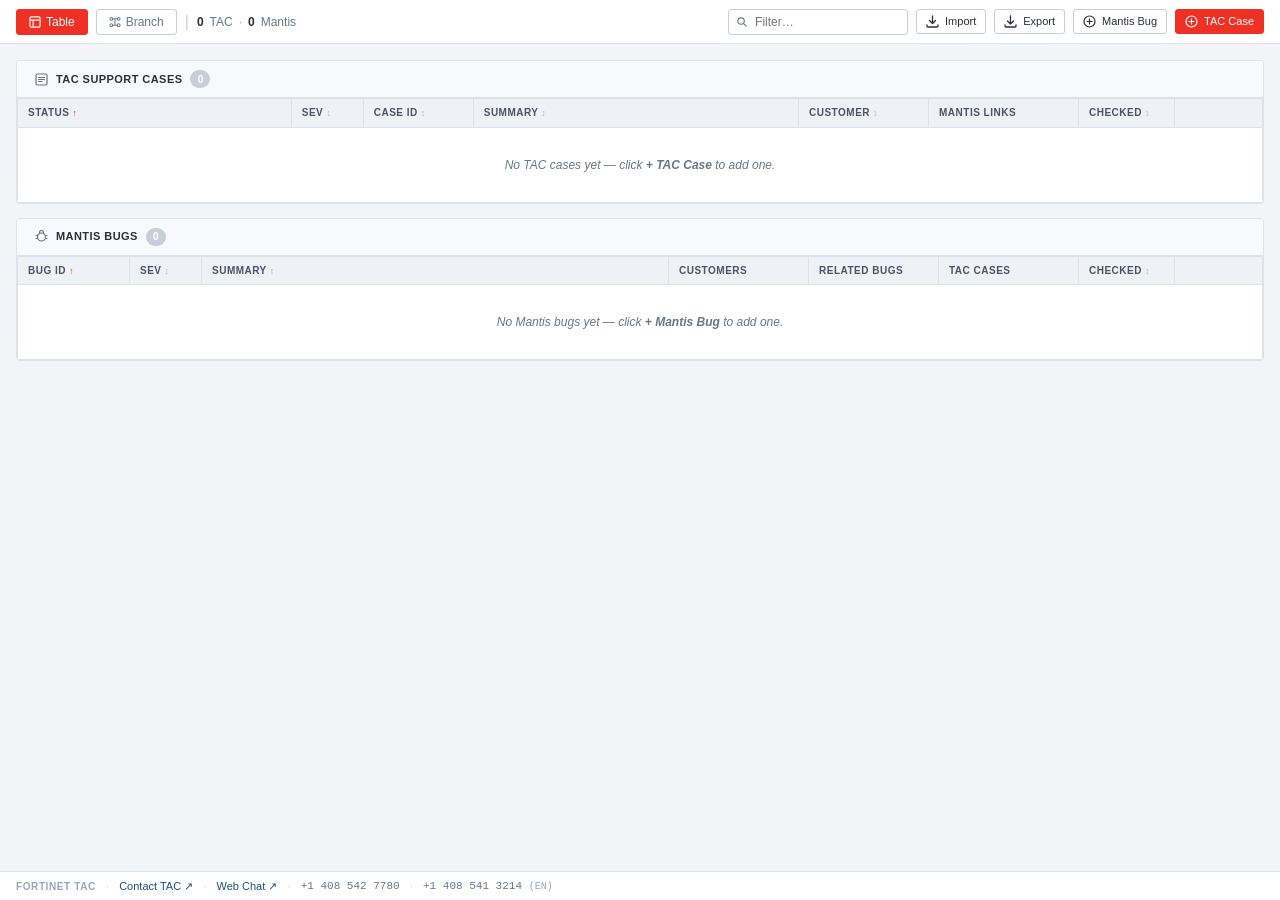
<file: plugins/tracker.html>
<!DOCTYPE html>
<html lang="en">
<head>
<meta charset="UTF-8">
<meta name="viewport" content="width=device-width, initial-scale=1.0">
<title>TAC &amp; Mantis Tracker</title>

<script type="application/json" id="fabricbom-plugin-meta">
{
  "fabricbomPlugin": true,
  "name": "TAC & Mantis Tracker",
  "category": "Tools",
  "icon": "tracker",
  "version": "2.0",
  "description": "Track Fortinet TAC support cases and Mantis bugs with bidirectional linking"
}
</script>

<style>
:root {
  --forti-red:#EE3124; --forti-dark:#1A1D23; --forti-sidebar:#21252D;
  --forti-border:#363C4A; --forti-text-primary:#E8EAF0;
  --forti-text-secondary:#8A93A8; --forti-content-bg:#F2F4F7;
  --c-white:#fff; --c-border:#DDE1E9; --c-text:#2A2F3A;
  --c-text2:#6B7589; --c-textm:#9BA5BA; --c-sh:#F7F9FC;
  --c-ib:#C8CDD9; --c-th:#EEF1F6;
}
*{box-sizing:border-box;margin:0;padding:0;}
html,body{height:100%;}
body{font-family:'Segoe UI','Helvetica Neue',Arial,sans-serif;font-size:13px;line-height:1.5;color:var(--c-text);background:var(--forti-content-bg);height:100vh;overflow:hidden;display:flex;flex-direction:column;}

.lc{background:var(--c-white);border:1px solid var(--c-border);border-radius:4px;overflow:hidden;}
.lch{background:var(--c-sh);border-bottom:1px solid var(--c-border);padding:9px 18px;display:flex;align-items:center;gap:8px;}
.lch h2{font-size:11px;font-weight:700;color:var(--c-text);letter-spacing:.04em;text-transform:uppercase;}

.btn{display:inline-flex;align-items:center;gap:6px;padding:7px 10px;border-radius:3px;font-size:12px;font-weight:500;cursor:pointer;border:1px solid transparent;font-family:inherit;transition:background .12s;white-space:nowrap;line-height:1.2;}
.btn-sm{padding:5px 9px;font-size:11px;}
.btn svg{width:13px;height:13px;flex-shrink:0;}
.bp{background:var(--forti-red);color:#fff;border-color:var(--forti-red);}
.bp:hover{background:#d42a1e;}
.bs{background:var(--c-white);color:var(--c-text);border-color:var(--c-ib);}
.bs:hover{background:var(--c-sh);}
.bd{background:#FEF0EE;color:#C0392B;border-color:#F5C6C2;}
.bd:hover{background:#F5C6C2;}

.tab-btn{display:inline-flex;align-items:center;gap:5px;padding:5px 12px;border-radius:3px;font-size:12px;font-weight:500;cursor:pointer;border:1px solid var(--c-ib);font-family:inherit;background:var(--c-white);color:var(--c-text2);transition:all .12s;}
.tab-btn.active{background:var(--forti-red);color:#fff;border-color:var(--forti-red);}
.tab-btn:not(.active):hover{background:var(--c-sh);color:var(--c-text);}

.search-wrap{position:relative;display:inline-flex;align-items:center;}
.search-wrap svg{position:absolute;left:8px;width:12px;height:12px;color:var(--c-text2);pointer-events:none;}
.search-inp{background:var(--c-white);border:1px solid var(--c-ib);border-radius:3px;padding:5px 9px 5px 26px;font-size:12px;color:var(--c-text);font-family:inherit;outline:none;width:180px;transition:border-color .15s;}
.search-inp:focus{border-color:var(--forti-red);box-shadow:0 0 0 2px rgba(238,49,36,.1);}

.fi{background:var(--c-white);border:1px solid var(--c-ib);border-radius:3px;padding:6px 9px;font-size:13px;color:var(--c-text);font-family:inherit;outline:none;transition:border-color .15s;width:100%;}
.fi:focus{border-color:var(--forti-red);box-shadow:0 0 0 2px rgba(238,49,36,.1);}
.fi:read-only{background:var(--c-sh);color:var(--c-text2);}
textarea.fi{resize:vertical;min-height:60px;line-height:1.5;}
select.fi{cursor:pointer;}
.fl{font-size:10px;font-weight:700;color:var(--c-text2);text-transform:uppercase;letter-spacing:.07em;display:block;}
.fg{display:grid;grid-template-columns:1fr 1fr;gap:12px;}
@media(max-width:480px){.fg{grid-template-columns:1fr;}}
.fg1,.fg2{display:flex;flex-direction:column;gap:4px;}

.bt-wrap{overflow-x:auto;-webkit-overflow-scrolling:touch;}
table.bt{width:100%;border-collapse:collapse;font-size:12px;table-layout:auto;}
table.bt thead th{background:var(--c-th);border:1px solid var(--c-border);padding:6px 10px;text-align:left;font-weight:700;font-size:10px;text-transform:uppercase;letter-spacing:.05em;color:#4A5268;white-space:nowrap;cursor:pointer;user-select:none;}
table.bt thead th:hover{background:#E4E8F0;}
table.bt thead th .sa{display:inline-block;margin-left:3px;opacity:.35;font-size:9px;font-style:normal;}
table.bt thead th.sorted .sa{opacity:1;color:var(--forti-red);}
table.bt thead th.nosort{cursor:default;}
table.bt thead th.nosort:hover{background:var(--c-th);}
table.bt tbody td{border:1px solid var(--c-border);padding:7px 10px;vertical-align:middle;font-size:12px;}
table.bt tbody tr.bt-even td{background:var(--c-sh);}
table.bt tbody tr.data-row:hover td{background:#EEF1F6;}
tr.is-stub td{background:#FFFBEB!important;}
tr.is-stub:hover td{background:#FEF3C7!important;}

.cnt-badge{display:inline-flex;align-items:center;justify-content:center;min-width:20px;height:18px;background:var(--forti-red);color:#fff;font-size:10px;font-weight:700;border-radius:9px;padding:0 5px;}
.cnt-badge.zero{background:var(--c-ib);}

.modal-bg{display:none;position:fixed;inset:0;background:rgba(0,0,0,.45);z-index:1000;align-items:center;justify-content:center;padding:20px;}
.modal-bg.on{display:flex;}
.modal-box{background:#fff;border-radius:5px;box-shadow:0 8px 32px rgba(0,0,0,.25);width:100%;max-width:520px;display:flex;flex-direction:column;max-height:90vh;}
.modal-hdr{padding:14px 18px;border-bottom:1px solid var(--c-border);display:flex;align-items:center;gap:10px;flex-shrink:0;}
.modal-hdr h3{font-size:14px;font-weight:600;color:var(--c-text);flex:1;}
.modal-close{background:none;border:none;cursor:pointer;font-size:22px;color:var(--c-text2);padding:0 2px;line-height:1;}
.modal-close:hover{color:var(--c-text);}
.modal-body{padding:18px;overflow-y:auto;display:flex;flex-direction:column;gap:14px;}
.modal-ftr{padding:12px 18px;border-top:1px solid var(--c-border);display:flex;gap:8px;justify-content:flex-end;flex-shrink:0;background:var(--c-sh);border-radius:0 0 5px 5px;}

.chip-wrap{display:flex;flex-wrap:wrap;gap:4px;padding:5px 7px;border:1px solid var(--c-ib);border-radius:3px;background:var(--c-white);min-height:34px;align-items:center;cursor:text;transition:border-color .15s;}
.chip-wrap:focus-within{border-color:var(--forti-red);box-shadow:0 0 0 2px rgba(238,49,36,.1);}
.chip{display:inline-flex;align-items:center;gap:3px;background:#EEF3FF;border:1px solid #B8CBF5;border-radius:2px;padding:2px 5px;font-size:11px;font-family:'Courier New',monospace;font-weight:700;color:#3557A5;white-space:nowrap;}
.chip button{background:none;border:none;cursor:pointer;color:#3557A5;font-size:14px;padding:0 0 0 2px;line-height:1;opacity:.6;}
.chip button:hover{opacity:1;}
.chip-inp{border:none;outline:none;font-size:12px;color:var(--c-text);font-family:inherit;background:transparent;flex:1;min-width:100px;padding:1px;}

a.lchip{display:inline-block;font-family:'Courier New',monospace;font-size:10px;font-weight:700;color:#1A4E82;background:#EEF3FF;border:1px solid #B8CBF5;border-radius:2px;padding:1px 5px;margin:1px 1px 1px 0;text-decoration:none;white-space:nowrap;}
a.lchip:hover{background:#D6E4FF;text-decoration:underline;}
a.id-link{color:#1A4E82;font-family:'Courier New',monospace;font-size:11px;font-weight:700;text-decoration:none;white-space:nowrap;}
a.id-link:hover{text-decoration:underline;}
.co-tag{display:inline-block;font-size:11px;color:var(--c-text);background:var(--c-sh);border:1px solid var(--c-border);border-radius:2px;padding:1px 6px;margin:1px;}
.spacer{flex:1;}

.sbadge{display:inline-block;font-size:9px;font-weight:700;text-transform:uppercase;letter-spacing:.05em;border-radius:2px;padding:2px 6px;white-space:nowrap;border:1px solid transparent;}
.st-cp{background:#FFF8EE;color:#8A5800;border-color:#F5D9A0;}
.st-tp{background:#EEF3FF;color:#3557A5;border-color:#B8CBF5;}
.st-wt{background:#F0F0F2;color:#6B7280;border-color:#D1D5DB;}
.st-rs{background:#EEFBF2;color:#1A7A3A;border-color:#A8DDB5;}

.sev-badge{display:inline-flex;align-items:center;justify-content:center;font-size:9px;font-weight:700;text-transform:uppercase;letter-spacing:.04em;border-radius:2px;padding:2px 5px;border:1px solid transparent;white-space:nowrap;}
.sev-1{background:#FEE2E2;color:#991B1B;border-color:#FCA5A5;}
.sev-2{background:#FFEDD5;color:#9A3412;border-color:#FDBA74;}
.sev-3{background:#FEF9C3;color:#854D0E;border-color:#FDE047;}
.sev-4{background:#DBEAFE;color:#1E3A8A;border-color:#93C5FD;}
.sev-5{background:#F3F4F6;color:#6B7280;border-color:#D1D5DB;}

.stub-badge{display:inline-flex;align-items:center;gap:2px;font-size:9px;font-weight:700;background:#FFFBEB;color:#92400E;border:1px solid #FCD34D;border-radius:2px;padding:1px 4px;text-transform:uppercase;vertical-align:middle;}

.act-cell{white-space:nowrap;text-align:right;padding-right:8px!important;}
.ic-btn{background:none;border:1px solid var(--c-ib);border-radius:3px;cursor:pointer;font-size:13px;color:var(--c-text2);padding:2px 7px;font-family:inherit;transition:background .1s,color .1s,border-color .1s;margin-left:3px;line-height:1.4;}
.ic-btn:hover{background:var(--c-sh);color:var(--c-text);}
.chk-btn:hover{background:#EEFBF2;color:#1A7A3A;border-color:#A8DDB5;}
.del-btn:hover{background:#FEF0EE;color:#C0392B;border-color:#F5C6C2;}

tr.data-row{cursor:pointer;}
tr.exp-row>td{padding:0!important;border-top:none!important;background:#F7FAFF!important;}
.exp-body{padding:12px 20px;display:flex;flex-direction:column;gap:8px;}
.exp-notes{font-size:12px;color:var(--c-text);line-height:1.6;white-space:pre-wrap;background:#fff;border:1px solid var(--c-border);border-radius:3px;padding:8px 10px;}
.exp-meta{display:flex;gap:16px;font-size:11px;color:var(--c-text2);flex-wrap:wrap;align-items:center;}
.exp-link{color:var(--forti-red);text-decoration:none;font-weight:600;font-size:11px;}
.exp-link:hover{text-decoration:underline;}
tr.empty-row td{text-align:center;color:var(--c-text2);font-style:italic;padding:28px 10px!important;background:transparent!important;}
.stale{color:#C0392B!important;}
.warn{color:#8A5800!important;}
#del-modal .modal-box,#imp-confirm .modal-box{max-width:400px;}
#del-modal .modal-body p,#imp-confirm .modal-body p{font-size:13px;color:var(--c-text2);line-height:1.6;}

.tracker-bar{min-height:44px;background:var(--c-white);border-bottom:1px solid var(--c-border);display:flex;align-items:center;padding:0 16px;gap:8px;flex-shrink:0;flex-wrap:wrap;padding-top:6px;padding-bottom:6px;}
.t-stats{display:flex;align-items:center;gap:6px;font-size:12px;color:var(--c-text2);}
.t-stats b{color:var(--c-text);font-weight:700;}
.t-sep{color:var(--c-textm);}
.tracker-scroll{flex:1;overflow-y:auto;padding:16px;display:flex;flex-direction:column;gap:14px;}
.tracker-scroll::-webkit-scrollbar{width:6px;}
.tracker-scroll::-webkit-scrollbar-thumb{background:var(--c-ib);border-radius:3px;}
#view-table{display:flex;flex-direction:column;gap:14px;}
#view-branch{display:none;}

/* Branch view */
.branch-wrap{overflow-x:auto;padding:0;}
table.btree{border-collapse:collapse;font-size:12px;min-width:580px;width:100%;}
table.btree th{background:var(--c-th);border:1px solid var(--c-border);padding:7px 14px;text-align:left;font-size:10px;font-weight:700;text-transform:uppercase;letter-spacing:.05em;color:#4A5268;}
table.btree td{border:1px solid var(--c-border);padding:9px 12px;vertical-align:middle;}
table.btree td.bc-cust{background:#EEF2FF;border-left:3px solid #6B7FCC;font-weight:600;min-width:140px;max-width:180px;}
table.btree td.bc-tac{background:var(--c-white);min-width:200px;}
table.btree td.bc-mantis{background:var(--c-sh);min-width:200px;}
table.btree td.bc-empty{background:var(--c-sh);color:var(--c-textm);font-style:italic;font-size:11px;}
.bn{display:flex;flex-direction:column;gap:3px;}
.bn-id{font-family:'Courier New',monospace;font-weight:700;font-size:11px;}
.bn-sum{font-size:11px;color:var(--c-text2);white-space:nowrap;overflow:hidden;text-overflow:ellipsis;max-width:220px;}
.bn-badges{display:flex;gap:4px;align-items:center;flex-wrap:wrap;margin-bottom:1px;}
.bc-cust .bn-meta{font-size:10px;color:var(--c-text2);margin-top:1px;}
.no-branch{text-align:center;padding:40px 20px;color:var(--c-text2);font-style:italic;}
.bn-id{display:flex;align-items:center;gap:5px;}
.bn-edit{background:none;border:1px solid var(--c-ib);border-radius:3px;cursor:pointer;font-size:11px;color:var(--c-text2);padding:1px 5px;font-family:inherit;line-height:1.4;flex-shrink:0;transition:background .1s,color .1s,border-color .1s;}
.bn-edit:hover{background:#EEF1F6;color:var(--c-text);border-color:#B0B8CC;}

/* TAC contact footer */
.tac-footer{flex-shrink:0;background:var(--c-white);border-top:1px solid var(--c-border);padding:5px 16px;display:flex;align-items:center;gap:10px;flex-wrap:wrap;}
.tac-footer-label{font-size:10px;font-weight:700;text-transform:uppercase;letter-spacing:.06em;color:var(--c-textm);}
.tac-footer a{font-size:11px;color:#1A4E82;text-decoration:none;white-space:nowrap;}
.tac-footer a:hover{text-decoration:underline;}
.tac-footer .tf-sep{color:var(--c-ib);font-size:12px;}
.tac-footer .tf-phone{font-size:11px;color:var(--c-text2);white-space:nowrap;font-family:'Courier New',monospace;}
</style>
</head>
<body>

<div class="tracker-bar">
  <button class="tab-btn active" id="tab-table" onclick="switchView('table')">
    <svg viewBox="0 0 13 13" fill="none" style="width:12px;height:12px"><rect x="1" y="1" width="11" height="11" rx="1.5" stroke="currentColor" stroke-width="1.2"/><path d="M1 4.5h11M4.5 4.5v7" stroke="currentColor" stroke-width="1.2"/></svg>
    Table
  </button>
  <button class="tab-btn" id="tab-branch" onclick="switchView('branch')">
    <svg viewBox="0 0 13 13" fill="none" style="width:12px;height:12px"><circle cx="2.5" cy="3" r="1.5" stroke="currentColor" stroke-width="1.1"/><circle cx="2.5" cy="10" r="1.5" stroke="currentColor" stroke-width="1.1"/><circle cx="10.5" cy="3" r="1.5" stroke="currentColor" stroke-width="1.1"/><circle cx="10.5" cy="10" r="1.5" stroke="currentColor" stroke-width="1.1"/><path d="M4 3h2.5v7H4M6.5 3H9M6.5 10H9" stroke="currentColor" stroke-width="1.1" stroke-linecap="round"/></svg>
    Branch
  </button>
  <span style="color:var(--c-ib);font-size:16px;line-height:1;">|</span>
  <div class="t-stats">
    <b id="s-tac">0</b> TAC
    <span class="t-sep">·</span>
    <b id="s-mantis">0</b> Mantis
  </div>
  <div class="spacer"></div>
  <div class="search-wrap">
    <svg viewBox="0 0 13 13" fill="none"><circle cx="5.5" cy="5.5" r="3.5" stroke="currentColor" stroke-width="1.2"/><path d="M8.5 8.5l2.5 2.5" stroke="currentColor" stroke-width="1.2" stroke-linecap="round"/></svg>
    <input type="text" class="search-inp" id="search-inp" placeholder="Filter…" oninput="onFilter(this.value)" autocomplete="off">
  </div>
  <button class="btn btn-sm bs" onclick="importData()" title="Import from .json backup">
    <svg viewBox="0 0 13 13" fill="none"><path d="M6.5 1v7M3.5 5.5l3 3 3-3" stroke="currentColor" stroke-width="1.3" stroke-linecap="round" stroke-linejoin="round"/><path d="M1 10v1a1 1 0 0 0 1 1h9a1 1 0 0 0 1-1v-1" stroke="currentColor" stroke-width="1.3" stroke-linecap="round"/></svg>
    Import
  </button>
  <button class="btn btn-sm bs" onclick="exportData()" title="Export to .json backup">
    <svg viewBox="0 0 13 13" fill="none"><path d="M6.5 9V1M9.5 6l-3 3-3-3" stroke="currentColor" stroke-width="1.3" stroke-linecap="round" stroke-linejoin="round"/><path d="M1 10v1a1 1 0 0 0 1 1h9a1 1 0 0 0 1-1v-1" stroke="currentColor" stroke-width="1.3" stroke-linecap="round"/></svg>
    Export
  </button>
  <button class="btn btn-sm bs" onclick="openMantisModal(null)">
    <svg viewBox="0 0 13 13" fill="none"><circle cx="6.5" cy="6.5" r="5.5" stroke="currentColor" stroke-width="1.2"/><path d="M6.5 4v5M4 6.5h5" stroke="currentColor" stroke-width="1.2" stroke-linecap="round"/></svg>
    Mantis Bug
  </button>
  <button class="btn btn-sm bp" onclick="openTACModal(null)">
    <svg viewBox="0 0 13 13" fill="none"><circle cx="6.5" cy="6.5" r="5.5" stroke="#fff" stroke-width="1.2"/><path d="M6.5 4v5M4 6.5h5" stroke="#fff" stroke-width="1.2" stroke-linecap="round"/></svg>
    TAC Case
  </button>
</div>

<div class="tracker-scroll">

  <!-- TABLE VIEW -->
  <div id="view-table">
    <div class="lc">
      <div class="lch">
        <svg width="13" height="13" viewBox="0 0 13 13" fill="none"><rect x="1" y="1" width="11" height="11" rx="1.5" stroke="#6B7589" stroke-width="1.2"/><path d="M3.5 4.5h6M3.5 6.5h6M3.5 8.5h3.5" stroke="#6B7589" stroke-width="1.2" stroke-linecap="round"/></svg>
        <h2>TAC Support Cases</h2>
        <span class="cnt-badge zero" id="tac-cnt">0</span>
      </div>
      <div class="bt-wrap">
        <table class="bt">
          <thead><tr>
            <th onclick="sortBy('tac','status')">Status<i class="sa" id="sa-tac-status">↕</i></th>
            <th onclick="sortBy('tac','sev')" style="width:72px;">SEV<i class="sa" id="sa-tac-sev">↕</i></th>
            <th onclick="sortBy('tac','id')" style="width:110px;">Case ID<i class="sa" id="sa-tac-id">↕</i></th>
            <th onclick="sortBy('tac','summary')">Summary<i class="sa" id="sa-tac-summary">↕</i></th>
            <th onclick="sortBy('tac','customer')" style="width:130px;">Customer<i class="sa" id="sa-tac-customer">↕</i></th>
            <th class="nosort" style="width:150px;">Mantis Links</th>
            <th onclick="sortBy('tac','lastChecked')" style="width:96px;">Checked<i class="sa" id="sa-tac-lastChecked">↕</i></th>
            <th class="nosort" style="width:88px;"></th>
          </tr></thead>
          <tbody id="tac-tbody"></tbody>
        </table>
      </div>
    </div>

    <div class="lc">
      <div class="lch">
        <svg width="13" height="13" viewBox="0 0 13 13" fill="none"><path d="M6.5 11a4 4 0 1 0 0-8 4 4 0 0 0 0 8z" stroke="#6B7589" stroke-width="1.2"/><path d="M4.5 2.5c0-1.1.9-2 2-2s2 .9 2 2" stroke="#6B7589" stroke-width="1.2" stroke-linecap="round"/><path d="M2.5 5.5H1M11.5 5.5H12M2.5 8.5H1M11.5 8.5H12" stroke="#6B7589" stroke-width="1.2" stroke-linecap="round"/></svg>
        <h2>Mantis Bugs</h2>
        <span class="cnt-badge zero" id="mantis-cnt">0</span>
      </div>
      <div class="bt-wrap">
        <table class="bt">
          <thead><tr>
            <th onclick="sortBy('mantis','id')" style="width:112px;">Bug ID<i class="sa" id="sa-mantis-id">↕</i></th>
            <th onclick="sortBy('mantis','sev')" style="width:72px;">SEV<i class="sa" id="sa-mantis-sev">↕</i></th>
            <th onclick="sortBy('mantis','summary')">Summary<i class="sa" id="sa-mantis-summary">↕</i></th>
            <th class="nosort" style="width:140px;">Customers</th>
            <th class="nosort" style="width:130px;">Related Bugs</th>
            <th class="nosort" style="width:140px;">TAC Cases</th>
            <th onclick="sortBy('mantis','lastChecked')" style="width:96px;">Checked<i class="sa" id="sa-mantis-lastChecked">↕</i></th>
            <th class="nosort" style="width:88px;"></th>
          </tr></thead>
          <tbody id="mantis-tbody"></tbody>
        </table>
      </div>
    </div>
  </div>

  <!-- BRANCH VIEW -->
  <div id="view-branch">
    <div class="lc">
      <div class="lch">
        <svg width="13" height="13" viewBox="0 0 13 13" fill="none"><circle cx="2.5" cy="3" r="1.5" stroke="#6B7589" stroke-width="1.1"/><circle cx="2.5" cy="10" r="1.5" stroke="#6B7589" stroke-width="1.1"/><circle cx="10.5" cy="3" r="1.5" stroke="#6B7589" stroke-width="1.1"/><circle cx="10.5" cy="10" r="1.5" stroke="#6B7589" stroke-width="1.1"/><path d="M4 3h2.5v7H4M6.5 3H9M6.5 10H9" stroke="#6B7589" stroke-width="1.1" stroke-linecap="round"/></svg>
        <h2>Branch View — Customer → TAC Case → Mantis Bug</h2>
      </div>
      <div class="branch-wrap">
        <div id="branch-content"></div>
      </div>
    </div>
  </div>

</div>

<!-- TAC CONTACT FOOTER -->
<div class="tac-footer">
  <span class="tac-footer-label">Fortinet TAC</span>
  <span class="tf-sep">·</span>
  <a href="https://www.fortinet.com/support/contact" target="_blank" rel="noopener">Contact TAC ↗</a>
  <span class="tf-sep">·</span>
  <a href="https://support.fortinet.com/WebChatOnline.aspx" target="_blank" rel="noopener">Web Chat ↗</a>
  <span class="tf-sep">·</span>
  <span class="tf-phone">+1 408 542 7780</span>
  <span class="tf-sep">·</span>
  <span class="tf-phone">+1 408 541 3214 <span style="font-family:inherit;font-size:10px;color:var(--c-textm);">(EN)</span></span>
</div>

<!-- TAC MODAL -->
<div class="modal-bg" id="tac-modal" onclick="bgClose(event,'tac-modal')">
  <div class="modal-box">
    <div class="modal-hdr">
      <h3 id="tac-modal-title">Add TAC Case</h3>
      <button class="modal-close" onclick="closeTACModal()">×</button>
    </div>
    <div class="modal-body">
      <div class="fg">
        <div class="fg2">
          <label class="fl">Case ID <span style="color:var(--forti-red)">*</span></label>
          <input type="text" class="fi" id="f-tac-id" placeholder="e.g. 19612920" autocomplete="off" spellcheck="false">
        </div>
        <div class="fg2">
          <label class="fl">Status</label>
          <select class="fi" id="f-tac-status">
            <option value="tac-pending">TAC Pending</option>
            <option value="customer-pending">Customer Pending</option>
            <option value="waiting">Waiting</option>
            <option value="resolved">Resolved</option>
          </select>
        </div>
      </div>
      <div class="fg">
        <div class="fg2">
          <label class="fl">Customer</label>
          <input type="text" class="fi" id="f-tac-cust" list="co-list" placeholder="Customer name" autocomplete="off">
        </div>
        <div class="fg2">
          <label class="fl">Severity</label>
          <select class="fi" id="f-tac-sev">
            <option value="1">SEV 1 — Critical</option>
            <option value="2">SEV 2 — High</option>
            <option value="3" selected>SEV 3 — Medium</option>
            <option value="4">SEV 4 — Low</option>
            <option value="5">SEV 5 — Minimal</option>
          </select>
        </div>
      </div>
      <div class="fg2">
        <label class="fl">Summary <span style="color:var(--forti-red)">*</span></label>
        <input type="text" class="fi" id="f-tac-summary" placeholder="Brief description of the issue">
      </div>
      <div class="fg2">
        <label class="fl">Related Mantis Bugs</label>
        <p style="font-size:11px;color:var(--c-textm);margin-bottom:2px;">Press <kbd style="font-size:10px;padding:1px 4px;border:1px solid var(--c-ib);border-radius:2px;background:var(--c-sh);">Enter</kbd> to add. Missing bugs are auto-created as stubs.</p>
        <div class="chip-wrap" id="tac-mantis-wrap" onclick="document.getElementById('tac-mantis-input').focus()">
          <input type="text" class="chip-inp" id="tac-mantis-input" placeholder="Bug ID…" onkeydown="chipKey(event,'tac-mantis','tac-mantis-wrap','tac-mantis-input')" autocomplete="off" spellcheck="false">
        </div>
      </div>
      <div class="fg2">
        <label class="fl">Notes</label>
        <textarea class="fi" id="f-tac-notes" rows="3" placeholder="Any relevant notes, history, or context…"></textarea>
      </div>
    </div>
    <div class="modal-ftr">
      <button class="btn bs" onclick="closeTACModal()">Cancel</button>
      <button class="btn bp" onclick="saveTAC()">Save Case</button>
    </div>
  </div>
</div>

<!-- MANTIS MODAL -->
<div class="modal-bg" id="mantis-modal" onclick="bgClose(event,'mantis-modal')">
  <div class="modal-box">
    <div class="modal-hdr">
      <h3 id="mantis-modal-title">Add Mantis Bug</h3>
      <button class="modal-close" onclick="closeMantisModal()">×</button>
    </div>
    <div class="modal-body">
      <div class="fg">
        <div class="fg2">
          <label class="fl">Bug ID <span style="color:var(--forti-red)">*</span></label>
          <input type="text" class="fi" id="f-m-id" placeholder="e.g. 0974190" autocomplete="off" spellcheck="false">
        </div>
        <div class="fg2">
          <label class="fl">Severity</label>
          <select class="fi" id="f-m-sev">
            <option value="1">SEV 1 — Critical</option>
            <option value="2">SEV 2 — High</option>
            <option value="3" selected>SEV 3 — Medium</option>
            <option value="4">SEV 4 — Low</option>
            <option value="5">SEV 5 — Minimal</option>
          </select>
        </div>
      </div>
      <div class="fg2">
        <label class="fl">Summary <span style="color:var(--forti-red)">*</span></label>
        <input type="text" class="fi" id="f-m-summary" placeholder="Brief description of the bug">
      </div>
      <div class="fg2">
        <label class="fl">Related Mantis Bugs</label>
        <p style="font-size:11px;color:var(--c-textm);margin-bottom:2px;">Press <kbd style="font-size:10px;padding:1px 4px;border:1px solid var(--c-ib);border-radius:2px;background:var(--c-sh);">Enter</kbd> to add</p>
        <div class="chip-wrap" id="mantis-rel-wrap" onclick="document.getElementById('mantis-rel-input').focus()">
          <input type="text" class="chip-inp" id="mantis-rel-input" placeholder="Bug ID…" onkeydown="chipKey(event,'mantis-rel','mantis-rel-wrap','mantis-rel-input')" autocomplete="off" spellcheck="false">
        </div>
      </div>
      <div class="fg2">
        <label class="fl">Linked TAC Cases</label>
        <p style="font-size:11px;color:var(--c-textm);margin-bottom:2px;">Press <kbd style="font-size:10px;padding:1px 4px;border:1px solid var(--c-ib);border-radius:2px;background:var(--c-sh);">Enter</kbd> to add. Missing cases are auto-created as stubs.</p>
        <div class="chip-wrap" id="mantis-tac-wrap" onclick="document.getElementById('mantis-tac-input').focus()">
          <input type="text" class="chip-inp" id="mantis-tac-input" placeholder="Case ID…" onkeydown="chipKey(event,'mantis-tac','mantis-tac-wrap','mantis-tac-input')" autocomplete="off" spellcheck="false">
        </div>
      </div>
      <div class="fg2">
        <label class="fl">Notes</label>
        <textarea class="fi" id="f-m-notes" rows="3" placeholder="Any relevant notes, reproduction steps, or context…"></textarea>
      </div>
    </div>
    <div class="modal-ftr">
      <button class="btn bs" onclick="closeMantisModal()">Cancel</button>
      <button class="btn bp" onclick="saveMantis()">Save Bug</button>
    </div>
  </div>
</div>

<!-- DELETE CONFIRM -->
<div class="modal-bg" id="del-modal">
  <div class="modal-box">
    <div class="modal-hdr">
      <h3>Confirm Delete</h3>
      <button class="modal-close" onclick="closeDelModal()">×</button>
    </div>
    <div class="modal-body">
      <p id="del-msg"></p>
      <p style="margin-top:4px;font-size:11px;color:var(--c-textm);">Linked references in other records will also be cleaned up.</p>
    </div>
    <div class="modal-ftr">
      <button class="btn bs" onclick="closeDelModal()">Cancel</button>
      <button class="btn bd" id="del-confirm-btn">Delete</button>
    </div>
  </div>
</div>

<!-- IMPORT CONFIRM -->
<div class="modal-bg" id="imp-confirm">
  <div class="modal-box">
    <div class="modal-hdr">
      <h3>Import Tracker Data</h3>
      <button class="modal-close" onclick="closeImpConfirm()">×</button>
    </div>
    <div class="modal-body">
      <p id="imp-summary"></p>
      <p style="margin-top:6px;font-size:12px;color:var(--c-text2);line-height:1.6;">Existing records with matching IDs will be <strong>overwritten</strong>. Records not in the import file are kept as-is.</p>
    </div>
    <div class="modal-ftr">
      <button class="btn bs" onclick="closeImpConfirm()">Cancel</button>
      <button class="btn bp" id="imp-confirm-btn">Import</button>
    </div>
  </div>
</div>

<datalist id="co-list"></datalist>
<input type="file" id="import-input" accept=".json" style="display:none" onchange="handleImport(event)">

<script>
'use strict';

const STORE_KEY    = 'plugin_data_tracker';
const LEGACY_LS_KEY = 'fabricbom_tracker';

// ── DATA ──────────────────────────────────────────────────────────────────────
// Plugin data lives in the host app's shared IndexedDB (`toolbox_shared` /
// `datasets`) so the Settings page Backup All / Restore captures it. We keep
// loadData()/saveData() synchronous against an in-memory cache and persist
// writes asynchronously to IDB.
let _state = { tac:[], mantis:[], companies:[] };

function _openDB() {
  return new Promise((res, rej) => {
    const req = indexedDB.open('toolbox_shared', 2);
    req.onsuccess = e => res(e.target.result);
    req.onerror   = e => rej(e.target.error);
  });
}
function _idbGet() {
  return _openDB().then(db => new Promise((res, rej) => {
    const tx  = db.transaction('datasets','readonly');
    const req = tx.objectStore('datasets').get(STORE_KEY);
    req.onsuccess = () => res(req.result || null);
    req.onerror   = e => rej(e.target.error);
  }));
}
function _idbPut(data) {
  return _openDB().then(db => new Promise((res, rej) => {
    const tx = db.transaction('datasets','readwrite');
    tx.objectStore('datasets').put({ key: STORE_KEY, data, updatedAt: Date.now() });
    tx.oncomplete = res;
    tx.onerror = e => rej(e.target.error);
  }));
}
function _normalize(d) {
  d = d || {};
  d.tac       = d.tac       || [];
  d.mantis    = d.mantis    || [];
  d.companies = d.companies || [];
  return d;
}

function loadData() { return _state; }
function saveData(d) {
  _state = _normalize(d);
  _idbPut(_state).catch(e => alert('Storage error: ' + e.message));
}

async function _initData() {
  try {
    const rec = await _idbGet();
    if (rec && rec.data) {
      _state = _normalize(rec.data);
      return;
    }
    // One-time migration from the legacy localStorage location.
    const legacy = localStorage.getItem(LEGACY_LS_KEY);
    if (legacy) {
      try {
        _state = _normalize(JSON.parse(legacy));
        await _idbPut(_state);
        localStorage.removeItem(LEGACY_LS_KEY);
        return;
      } catch {}
    }
    _state = _normalize(null);
  } catch(e) {
    _state = _normalize(null);
  }
}

// ── URLS / NORMALISE ──────────────────────────────────────────────────────────
function tacURL(id)    { return `https://forticare.fortinet.com/customersupport/default.aspx?TID=${id}`; }
function mantisURL(id) { return `https://mantis.fortinet.com/bug_view_page.php?bug_id=${padMantis(id)}`; }
function padMantis(id) { return String(id).replace(/\D/g,'').padStart(7,'0'); }
function normMantis(id){ const s=String(id).replace(/\D/g,''); return s||'0'; }
function normTAC(id)   { return String(id).replace(/\D/g,''); }

// ── TIME ──────────────────────────────────────────────────────────────────────
function relTime(iso) {
  if (!iso) return '—';
  const d=Date.now()-new Date(iso).getTime(), m=Math.floor(d/60000);
  if (m<1)  return 'just now';
  if (m<60) return m+'m ago';
  const h=Math.floor(m/60);
  if (h<24) return h+'h ago';
  const dy=Math.floor(h/24);
  if (dy<30) return dy+'d ago';
  const mo=Math.floor(dy/30);
  return mo<12 ? mo+'mo ago' : Math.floor(mo/12)+'y ago';
}
function fmtDate(iso) { return iso ? new Date(iso).toLocaleString(undefined,{dateStyle:'medium',timeStyle:'short'}) : ''; }
function checkedClass(iso) {
  if (!iso) return 'stale';
  const d=(Date.now()-new Date(iso).getTime())/86400000;
  return d>14?'stale':d>7?'warn':'';
}

// ── STATUS / SEV ──────────────────────────────────────────────────────────────
const STATUS_META = {
  'customer-pending':{ cls:'st-cp', label:'Cust Pending' },
  'tac-pending':     { cls:'st-tp', label:'TAC Pending'  },
  'waiting':         { cls:'st-wt', label:'Waiting'      },
  'resolved':        { cls:'st-rs', label:'Resolved'     },
};
function statusBadge(s) {
  const m=STATUS_META[s]||{cls:'st-wt',label:s||'Unknown'};
  return `<span class="sbadge ${m.cls}">${m.label}</span>`;
}
const SEV_LBL = {'1':'CRIT','2':'HIGH','3':'MED','4':'LOW','5':'MIN'};
function sevBadge(sev) {
  const s=String(sev||'3');
  return `<span class="sev-badge sev-${s}">S${s} ${SEV_LBL[s]||''}</span>`;
}

// ── UTILS ─────────────────────────────────────────────────────────────────────
function esc(s) {
  return String(s||'').replace(/&/g,'&amp;').replace(/</g,'&lt;').replace(/>/g,'&gt;').replace(/"/g,'&quot;');
}
function linkChips(ids, urlFn) {
  if (!ids?.length) return '<span style="color:var(--c-textm)">—</span>';
  return ids.map(id=>`<a href="${esc(urlFn(id))}" target="_blank" rel="noopener" class="lchip">${esc(id)}</a>`).join('');
}
function getCustomersForMantis(bugId, d) {
  const bug=d.mantis.find(m=>m.id===bugId);
  if (!bug) return [];
  const set=new Set();
  (bug.linkedTAC||[]).forEach(tid=>{ const t=d.tac.find(x=>x.id===tid); if(t?.customer) set.add(t.customer); });
  return [...set];
}

// ── SORT ──────────────────────────────────────────────────────────────────────
const _sort = { tac:{col:'status',dir:1}, mantis:{col:'id',dir:1} };

function sortBy(table, col) {
  const s=_sort[table];
  if (s.col===col) s.dir*=-1; else { s.col=col; s.dir=1; }
  render();
}
function updateArrows() {
  const tables = {
    tac:    ['status','sev','id','summary','customer','lastChecked'],
    mantis: ['id','sev','summary','lastChecked'],
  };
  Object.entries(tables).forEach(([tbl,cols])=>{
    cols.forEach(col=>{
      const el=document.getElementById(`sa-${tbl}-${col}`); if(!el) return;
      const th=el.parentElement;
      if (_sort[tbl].col===col) { th.classList.add('sorted'); el.textContent=_sort[tbl].dir===1?'↑':'↓'; }
      else { th.classList.remove('sorted'); el.textContent='↕'; }
    });
  });
}
function applySort(arr, tbl, d) {
  const {col,dir}=_sort[tbl];
  return [...arr].sort((a,b)=>{
    let av,bv;
    if (col==='status') { const o={'tac-pending':0,'customer-pending':1,'waiting':2,'resolved':3}; av=o[a.status]??2; bv=o[b.status]??2; }
    else if (col==='sev')    { av=parseInt(a.sev||'3'); bv=parseInt(b.sev||'3'); }
    else if (col==='id')     { av=parseInt(a.id||'0'); bv=parseInt(b.id||'0'); }
    else if (col==='lastChecked') { av=a.lastChecked?new Date(a.lastChecked).getTime():0; bv=b.lastChecked?new Date(b.lastChecked).getTime():0; }
    else { av=(a[col]||'').toLowerCase(); bv=(b[col]||'').toLowerCase(); }
    return av<bv?-dir:av>bv?dir:0;
  });
}

// ── FILTER ────────────────────────────────────────────────────────────────────
let _filter='';
function onFilter(v){ _filter=v.trim().toLowerCase(); render(); }

function tacMatches(t,q,d) {
  if (!q) return true;
  return t.id.includes(q)||
    (t.summary||'').toLowerCase().includes(q)||
    (t.customer||'').toLowerCase().includes(q)||
    (t.status||'').toLowerCase().includes(q)||
    (t.relatedMantis||[]).some(mid=>normMantis(mid).includes(q)||padMantis(mid).includes(q));
}
function mantisMatches(m,q,d) {
  if (!q) return true;
  if (m.id.includes(q)||padMantis(m.id).includes(q)) return true;
  if ((m.summary||'').toLowerCase().includes(q)) return true;
  if ((m.linkedTAC||[]).some(tid=>tid.includes(q))) return true;
  return getCustomersForMantis(m.id,d).some(c=>c.toLowerCase().includes(q));
}

// ── VIEW ──────────────────────────────────────────────────────────────────────
let _view='table';
function switchView(v) {
  _view=v;
  document.getElementById('view-table').style.display=v==='table'?'flex':'none';
  document.getElementById('view-branch').style.display=v==='branch'?'block':'none';
  document.getElementById('tab-table').classList.toggle('active',v==='table');
  document.getElementById('tab-branch').classList.toggle('active',v==='branch');
  render();
}

// ── RENDER ────────────────────────────────────────────────────────────────────
function render() {
  const d=loadData();
  updateDatalist(d.companies);
  updateArrows();
  const tc=document.getElementById('tac-cnt'), mc=document.getElementById('mantis-cnt');
  document.getElementById('s-tac').textContent=d.tac.length;
  document.getElementById('s-mantis').textContent=d.mantis.length;
  tc.textContent=d.tac.length;    tc.className='cnt-badge'+(d.tac.length?'':' zero');
  mc.textContent=d.mantis.length; mc.className='cnt-badge'+(d.mantis.length?'':' zero');
  if (_view==='table') { renderTAC(d); renderMantis(d); }
  else renderBranch(d);
}

function renderTAC(d) {
  const tbody=document.getElementById('tac-tbody');
  const rows=applySort(d.tac.filter(t=>tacMatches(t,_filter,d)),'tac',d);
  if (!rows.length) {
    tbody.innerHTML=`<tr class="empty-row"><td colspan="8">${_filter?'No matching TAC cases.':'No TAC cases yet — click <strong>+ TAC Case</strong> to add one.'}</td></tr>`;
    return;
  }
  tbody.innerHTML=rows.map((t,i)=>{
    const cc=checkedClass(t.lastChecked), rid=`tac-exp-${CSS.escape(t.id)}`;
    const stub=t.isStub?`<span class="stub-badge" title="Auto-created stub — fill in details">⚠ STUB</span> `:'';
    return `
    <tr class="data-row${i%2?' bt-even':''}${t.isStub?' is-stub':''}" onclick="toggleExp('${esc(rid)}',event)">
      <td>${statusBadge(t.status)}</td>
      <td>${sevBadge(t.sev)}</td>
      <td>${stub}<a href="${esc(tacURL(t.id))}" target="_blank" rel="noopener" class="id-link" onclick="event.stopPropagation()">${esc(t.id)}</a></td>
      <td style="word-break:break-word;min-width:120px;">${esc(t.summary)}</td>
      <td>${t.customer?`<span class="co-tag">${esc(t.customer)}</span>`:'<span style="color:var(--c-textm)">—</span>'}</td>
      <td>${linkChips(t.relatedMantis,mantisURL)}</td>
      <td class="${cc}" title="${esc(fmtDate(t.lastChecked))}">${relTime(t.lastChecked)}</td>
      <td class="act-cell" onclick="event.stopPropagation()">
        <button class="ic-btn chk-btn" title="Mark checked now" onclick="checkTAC('${esc(t.id)}')">✓</button>
        <button class="ic-btn" title="Edit" onclick="openTACModal('${esc(t.id)}')">✎</button>
        <button class="ic-btn del-btn" title="Delete" onclick="confirmDel('tac','${esc(t.id)}')">✕</button>
      </td>
    </tr>
    <tr class="exp-row" id="${esc(rid)}" style="display:none;"><td colspan="8">
      <div class="exp-body">
        ${t.notes?`<div class="exp-notes">${esc(t.notes)}</div>`:'<span style="font-size:11px;color:var(--c-textm);font-style:italic;">No notes.</span>'}
        <div class="exp-meta">
          <span>Created: ${fmtDate(t.createdAt)}</span>
          ${t.lastChecked?`<span>Last checked: ${fmtDate(t.lastChecked)}</span>`:'<span style="color:#C0392B;">Never checked</span>'}
          <a href="${esc(tacURL(t.id))}" target="_blank" rel="noopener" class="exp-link">Open in FortiCare ↗</a>
        </div>
      </div>
    </td></tr>`;
  }).join('');
}

function renderMantis(d) {
  const tbody=document.getElementById('mantis-tbody');
  const rows=applySort(d.mantis.filter(m=>mantisMatches(m,_filter,d)),'mantis',d);
  if (!rows.length) {
    tbody.innerHTML=`<tr class="empty-row"><td colspan="8">${_filter?'No matching Mantis bugs.':'No Mantis bugs yet — click <strong>+ Mantis Bug</strong> to add one.'}</td></tr>`;
    return;
  }
  tbody.innerHTML=rows.map((m,i)=>{
    const cc=checkedClass(m.lastChecked), rid=`mantis-exp-${CSS.escape(m.id)}`;
    const custs=getCustomersForMantis(m.id,d);
    const custHtml=custs.length?custs.map(c=>`<span class="co-tag">${esc(c)}</span>`).join(''):'<span style="color:var(--c-textm)">—</span>';
    const stub=m.isStub?`<span class="stub-badge" title="Auto-created stub — fill in details">⚠ STUB</span> `:'';
    return `
    <tr class="data-row${i%2?' bt-even':''}${m.isStub?' is-stub':''}" onclick="toggleExp('${esc(rid)}',event)">
      <td>${stub}<a href="${esc(mantisURL(m.id))}" target="_blank" rel="noopener" class="id-link" onclick="event.stopPropagation()">${padMantis(m.id)}</a></td>
      <td>${sevBadge(m.sev)}</td>
      <td style="word-break:break-word;min-width:120px;">${esc(m.summary)}</td>
      <td>${custHtml}</td>
      <td>${linkChips(m.relatedMantis,mantisURL)}</td>
      <td>${linkChips(m.linkedTAC,tacURL)}</td>
      <td class="${cc}" title="${esc(fmtDate(m.lastChecked))}">${relTime(m.lastChecked)}</td>
      <td class="act-cell" onclick="event.stopPropagation()">
        <button class="ic-btn chk-btn" title="Mark checked now" onclick="checkMantis('${esc(m.id)}')">✓</button>
        <button class="ic-btn" title="Edit" onclick="openMantisModal('${esc(m.id)}')">✎</button>
        <button class="ic-btn del-btn" title="Delete" onclick="confirmDel('mantis','${esc(m.id)}')">✕</button>
      </td>
    </tr>
    <tr class="exp-row" id="${esc(rid)}" style="display:none;"><td colspan="8">
      <div class="exp-body">
        ${m.notes?`<div class="exp-notes">${esc(m.notes)}</div>`:'<span style="font-size:11px;color:var(--c-textm);font-style:italic;">No notes.</span>'}
        <div class="exp-meta">
          <span>Created: ${fmtDate(m.createdAt)}</span>
          ${m.lastChecked?`<span>Last checked: ${fmtDate(m.lastChecked)}</span>`:'<span style="color:#C0392B;">Never checked</span>'}
          <a href="${esc(mantisURL(m.id))}" target="_blank" rel="noopener" class="exp-link">Open in Mantis ↗</a>
        </div>
      </div>
    </td></tr>`;
  }).join('');
}

function renderBranch(d) {
  const el=document.getElementById('branch-content');
  const q=_filter;

  // Build customer → [tac] map, filtered
  const custMap=new Map();
  d.tac.forEach(t=>{
    if (q) {
      const custOk=(t.customer||'').toLowerCase().includes(q);
      const tacOk=tacMatches(t,q,d);
      const mantisOk=(t.relatedMantis||[]).some(mid=>{
        const m=d.mantis.find(x=>x.id===normMantis(mid));
        return m&&mantisMatches(m,q,d);
      });
      if (!custOk&&!tacOk&&!mantisOk) return;
    }
    const key=t.customer||'(No Customer)';
    if (!custMap.has(key)) custMap.set(key,[]);
    custMap.get(key).push(t);
  });

  if (!custMap.size) {
    el.innerHTML=`<div class="no-branch">${q?'No matching records.':'No TAC cases yet. Add TAC cases to see the branch view.'}</div>`;
    return;
  }

  const sortedCustomers=[...custMap.entries()].sort((a,b)=>a[0].localeCompare(b[0]));
  const bodyRows=[];

  sortedCustomers.forEach(([customer,tacs])=>{
    // Sort tacs by sev asc within each customer
    const sortedTacs=[...tacs].sort((a,b)=>parseInt(a.sev||'3')-parseInt(b.sev||'3'));

    // Pre-compute mantis rows per TAC
    const tacData=sortedTacs.map(t=>{
      const mids=(t.relatedMantis||[]).map(mid=>normMantis(mid));
      const bugs=mids.map(mid=>d.mantis.find(m=>m.id===mid)).filter(Boolean);
      return { t, bugs, rowCount:Math.max(1,bugs.length) };
    });
    const custRowCount=tacData.reduce((s,x)=>s+x.rowCount,0);

    tacData.forEach(({t,bugs,rowCount},tacIdx)=>{
      const items=bugs.length?bugs:[null];
      items.forEach((m,mIdx)=>{
        const firstOfAll=tacIdx===0&&mIdx===0;
        const firstOfTac=mIdx===0;

        const custCell=firstOfAll?`<td class="bc-cust" rowspan="${custRowCount}">
          <div class="bn">
            <strong>${esc(customer)}</strong>
            <span class="bc-meta">${sortedTacs.length} case${sortedTacs.length!==1?'s':''}</span>
          </div>
        </td>`:'';

        const tacStub=t.isStub?`<span class="stub-badge" style="font-size:8px;padding:0 3px;">⚠</span> `:'';
        const tacCell=firstOfTac?`<td class="bc-tac" rowspan="${rowCount}">
          <div class="bn">
            <div class="bn-badges">${statusBadge(t.status)} ${sevBadge(t.sev)}</div>
            <div class="bn-id">${tacStub}<a href="${esc(tacURL(t.id))}" target="_blank" rel="noopener" class="id-link">${esc(t.id)}</a><button class="bn-edit" title="Edit TAC case" onclick="openTACModal('${esc(t.id)}')">✎</button></div>
            <div class="bn-sum" title="${esc(t.summary)}">${esc(t.summary)}</div>
          </div>
        </td>`:'';

        let mantisCell;
        if (!m) {
          mantisCell=`<td class="bc-empty">No linked Mantis bugs</td>`;
        } else {
          const mStub=m.isStub?`<span class="stub-badge" style="font-size:8px;padding:0 3px;">⚠</span> `:'';
          mantisCell=`<td class="bc-mantis">
            <div class="bn">
              <div class="bn-badges">${sevBadge(m.sev)}</div>
              <div class="bn-id">${mStub}<a href="${esc(mantisURL(m.id))}" target="_blank" rel="noopener" class="id-link">${padMantis(m.id)}</a><button class="bn-edit" title="Edit Mantis bug" onclick="openMantisModal('${esc(m.id)}')">✎</button></div>
              <div class="bn-sum" title="${esc(m.summary)}">${esc(m.summary)}</div>
            </div>
          </td>`;
        }
        bodyRows.push(`<tr>${custCell}${tacCell}${mantisCell}</tr>`);
      });
    });
  });

  el.innerHTML=`<table class="btree">
    <thead><tr><th>Customer</th><th>TAC Case</th><th>Mantis Bug</th></tr></thead>
    <tbody>${bodyRows.join('')}</tbody>
  </table>`;
}

function toggleExp(id,event) {
  const row=document.getElementById(id); if(!row) return;
  row.style.display=row.style.display==='none'?'table-row':'none';
}
function updateDatalist(companies) {
  document.getElementById('co-list').innerHTML=(companies||[]).map(c=>`<option value="${esc(c)}">`).join('');
}

// ── MARK CHECKED ──────────────────────────────────────────────────────────────
function checkTAC(id) { const d=loadData(),t=d.tac.find(x=>x.id===id); if(t){t.lastChecked=new Date().toISOString();saveData(d);render();} }
function checkMantis(id) { const d=loadData(),m=d.mantis.find(x=>x.id===id); if(m){m.lastChecked=new Date().toISOString();saveData(d);render();} }

// ── DELETE ────────────────────────────────────────────────────────────────────
function confirmDel(type,id) {
  document.getElementById('del-msg').textContent=`Delete ${type==='tac'?`TAC case ${id}`:`Mantis bug ${padMantis(id)}`}? This cannot be undone.`;
  document.getElementById('del-confirm-btn').onclick=()=>doDelete(type,id);
  document.getElementById('del-modal').classList.add('on');
}
function closeDelModal(){ document.getElementById('del-modal').classList.remove('on'); }
function doDelete(type,id) {
  const d=loadData();
  if (type==='tac') {
    const t=d.tac.find(x=>x.id===id);
    if (t)(t.relatedMantis||[]).forEach(mid=>{ const m=d.mantis.find(x=>x.id===normMantis(mid)); if(m) m.linkedTAC=(m.linkedTAC||[]).filter(tid=>tid!==id); });
    d.tac=d.tac.filter(x=>x.id!==id);
  } else {
    const m=d.mantis.find(x=>x.id===id);
    if (m)(m.linkedTAC||[]).forEach(tid=>{ const t=d.tac.find(x=>x.id===tid); if(t) t.relatedMantis=(t.relatedMantis||[]).filter(mid=>normMantis(mid)!==id); });
    d.mantis=d.mantis.filter(x=>x.id!==id);
  }
  saveData(d); render(); closeDelModal();
}

// ── CHIP INPUT ────────────────────────────────────────────────────────────────
const _chips={};
function initChips(key,wrapId,inputId,ids) { _chips[key]=ids?[...ids]:[]; renderChips(key,wrapId,inputId); }
function renderChips(key,wrapId,inputId) {
  const wrap=document.getElementById(wrapId),inp=document.getElementById(inputId);
  wrap.querySelectorAll('.chip').forEach(c=>c.remove());
  _chips[key].forEach((id,i)=>{
    const chip=document.createElement('span'); chip.className='chip';
    chip.innerHTML=`${esc(id)}<button type="button" onclick="removeChip('${key}','${wrapId}','${inputId}',${i})" title="Remove">×</button>`;
    wrap.insertBefore(chip,inp);
  });
}
function removeChip(key,wrapId,inputId,i){ _chips[key].splice(i,1); renderChips(key,wrapId,inputId); }
function chipKey(event,key,wrapId,inputId) {
  if (event.key==='Enter'||event.key===',') {
    event.preventDefault();
    const val=event.target.value.trim().replace(/,$/,'');
    if (val&&!_chips[key].includes(val)){ _chips[key].push(val); renderChips(key,wrapId,inputId); }
    event.target.value='';
  }
}

// ── AUTO-STUB ─────────────────────────────────────────────────────────────────
function ensureMantisStub(rawId,tacId,d) {
  const id=normMantis(rawId); if(!id||id==='0') return;
  if (!d.mantis.find(x=>x.id===id)) {
    d.mantis.push({ id, summary:`[STUB] Linked from TAC ${tacId}`, relatedMantis:[], linkedTAC:[tacId], lastChecked:null, notes:'', sev:'3', isStub:true, createdAt:new Date().toISOString() });
  }
}
function ensureTACStub(rawId,mantisId,d) {
  const id=normTAC(rawId); if(!id) return;
  if (!d.tac.find(x=>x.id===id)) {
    d.tac.push({ id, summary:`[STUB] Linked from Mantis ${padMantis(mantisId)}`, customer:'', status:'tac-pending', relatedMantis:[mantisId], lastChecked:null, notes:'', sev:'3', isStub:true, createdAt:new Date().toISOString() });
  }
}

// ── TAC MODAL ─────────────────────────────────────────────────────────────────
let _editTACId=null;
function openTACModal(id) {
  _editTACId=id;
  const d=loadData(); updateDatalist(d.companies);
  const t=id?d.tac.find(x=>x.id===id):null;
  document.getElementById('tac-modal-title').textContent=id?'Edit TAC Case':'Add TAC Case';
  const idFld=document.getElementById('f-tac-id');
  idFld.value=t?t.id:''; idFld.readOnly=!!id;
  document.getElementById('f-tac-summary').value=t?t.summary:'';
  document.getElementById('f-tac-cust').value=t?(t.customer||''):'';
  document.getElementById('f-tac-status').value=t?(t.status||'tac-pending'):'tac-pending';
  document.getElementById('f-tac-sev').value=t?(t.sev||'3'):'3';
  document.getElementById('f-tac-notes').value=t?(t.notes||''):'';
  initChips('tac-mantis','tac-mantis-wrap','tac-mantis-input',t?t.relatedMantis:[]);
  document.getElementById('tac-modal').classList.add('on');
  setTimeout(()=>document.getElementById(id?'f-tac-summary':'f-tac-id').focus(),60);
}
function closeTACModal(){ document.getElementById('tac-modal').classList.remove('on'); }
function saveTAC() {
  const id=normTAC(document.getElementById('f-tac-id').value.trim());
  if (!id){ alert('Case ID is required.'); return; }
  const summary=document.getElementById('f-tac-summary').value.trim();
  if (!summary){ alert('Summary is required.'); return; }
  const customer=document.getElementById('f-tac-cust').value.trim();
  const status=document.getElementById('f-tac-status').value;
  const sev=document.getElementById('f-tac-sev').value;
  const notes=document.getElementById('f-tac-notes').value.trim();
  const relatedMantis=[..._chips['tac-mantis']].map(x=>normMantis(x)).filter(x=>x&&x!=='0');
  const d=loadData();
  if (!_editTACId&&d.tac.find(x=>x.id===id)){ alert(`TAC case ${id} is already tracked.`); return; }
  let t;
  if (_editTACId) {
    t=d.tac.find(x=>x.id===_editTACId); if(!t) return;
    (t.relatedMantis||[]).forEach(mid=>{ const m=d.mantis.find(x=>x.id===normMantis(mid)); if(m) m.linkedTAC=(m.linkedTAC||[]).filter(tid=>tid!==_editTACId); });
    Object.assign(t,{summary,customer,status,sev,notes,relatedMantis,isStub:false});
  } else {
    t={id,summary,customer,status,sev,relatedMantis,lastChecked:null,notes,isStub:false,createdAt:new Date().toISOString()};
    d.tac.push(t);
  }
  if (customer&&!d.companies.includes(customer)) d.companies.push(customer);
  relatedMantis.forEach(mid=>{
    ensureMantisStub(mid,t.id,d);
    const m=d.mantis.find(x=>x.id===mid);
    if (m&&!(m.linkedTAC||[]).includes(t.id)) m.linkedTAC=[...(m.linkedTAC||[]),t.id];
  });
  saveData(d); render(); closeTACModal();
}

// ── MANTIS MODAL ──────────────────────────────────────────────────────────────
let _editMantisId=null;
function openMantisModal(id) {
  _editMantisId=id;
  const d=loadData(); updateDatalist(d.companies);
  const m=id?d.mantis.find(x=>x.id===id):null;
  document.getElementById('mantis-modal-title').textContent=id?'Edit Mantis Bug':'Add Mantis Bug';
  const idFld=document.getElementById('f-m-id');
  idFld.value=m?m.id:''; idFld.readOnly=!!id;
  document.getElementById('f-m-summary').value=m?m.summary:'';
  document.getElementById('f-m-sev').value=m?(m.sev||'3'):'3';
  document.getElementById('f-m-notes').value=m?(m.notes||''):'';
  initChips('mantis-rel','mantis-rel-wrap','mantis-rel-input',m?m.relatedMantis:[]);
  initChips('mantis-tac','mantis-tac-wrap','mantis-tac-input',m?m.linkedTAC:[]);
  document.getElementById('mantis-modal').classList.add('on');
  setTimeout(()=>document.getElementById(id?'f-m-summary':'f-m-id').focus(),60);
}
function closeMantisModal(){ document.getElementById('mantis-modal').classList.remove('on'); }
function saveMantis() {
  const id=normMantis(document.getElementById('f-m-id').value.trim());
  if (!id||id==='0'){ alert('Bug ID is required.'); return; }
  const summary=document.getElementById('f-m-summary').value.trim();
  if (!summary){ alert('Summary is required.'); return; }
  const sev=document.getElementById('f-m-sev').value;
  const notes=document.getElementById('f-m-notes').value.trim();
  const relatedMantis=[..._chips['mantis-rel']].map(x=>normMantis(x)).filter(x=>x&&x!=='0');
  const linkedTAC=[..._chips['mantis-tac']].map(x=>normTAC(x)).filter(Boolean);
  const d=loadData();
  if (!_editMantisId&&d.mantis.find(x=>x.id===id)){ alert(`Mantis bug ${padMantis(id)} is already tracked.`); return; }
  let m;
  if (_editMantisId) {
    m=d.mantis.find(x=>x.id===_editMantisId); if(!m) return;
    (m.linkedTAC||[]).forEach(tid=>{ const t=d.tac.find(x=>x.id===tid); if(t) t.relatedMantis=(t.relatedMantis||[]).filter(mid=>normMantis(mid)!==_editMantisId); });
    Object.assign(m,{summary,sev,notes,relatedMantis,linkedTAC,isStub:false});
  } else {
    m={id,summary,relatedMantis,linkedTAC,lastChecked:null,notes,sev,isStub:false,createdAt:new Date().toISOString()};
    d.mantis.push(m);
  }
  linkedTAC.forEach(tid=>{
    ensureTACStub(tid,m.id,d);
    const t=d.tac.find(x=>x.id===tid);
    if (t&&!(t.relatedMantis||[]).includes(m.id)) t.relatedMantis=[...(t.relatedMantis||[]),m.id];
  });
  saveData(d); render(); closeMantisModal();
}

// ── EXPORT / IMPORT ───────────────────────────────────────────────────────────
function exportData() {
  const blob=new Blob([JSON.stringify(loadData(),null,2)],{type:'application/json'});
  const a=document.createElement('a');
  a.href=URL.createObjectURL(blob);
  a.download=`fabricbom-tracker-${new Date().toISOString().slice(0,10)}.json`;
  a.click(); URL.revokeObjectURL(a.href);
}
let _pendingImport=null;
function importData(){ document.getElementById('import-input').value=''; document.getElementById('import-input').click(); }
function handleImport(event) {
  const file=event.target.files[0]; if(!file) return;
  const r=new FileReader();
  r.onload=e=>{
    try {
      const inc=JSON.parse(e.target.result);
      if (!Array.isArray(inc.tac)||!Array.isArray(inc.mantis)){ alert('Not a valid tracker backup file.'); return; }
      _pendingImport=inc;
      document.getElementById('imp-summary').innerHTML=
        `Found <strong>${inc.tac.length}</strong> TAC case${inc.tac.length!==1?'s':''} and `+
        `<strong>${inc.mantis.length}</strong> Mantis bug${inc.mantis.length!==1?'s':''} in <em>${esc(file.name)}</em>.`;
      document.getElementById('imp-confirm-btn').onclick=doImport;
      document.getElementById('imp-confirm').classList.add('on');
    } catch { alert('Failed to read file — is it a valid JSON backup?'); }
  };
  r.readAsText(file);
}
function doImport() {
  if (!_pendingImport) return;
  const d=loadData();
  _pendingImport.tac.forEach(t=>{ const i=d.tac.findIndex(x=>x.id===t.id); i>=0?d.tac[i]=t:d.tac.push(t); });
  _pendingImport.mantis.forEach(m=>{ const i=d.mantis.findIndex(x=>x.id===m.id); i>=0?d.mantis[i]=m:d.mantis.push(m); });
  (_pendingImport.companies||[]).forEach(c=>{ if(!d.companies.includes(c)) d.companies.push(c); });
  saveData(d); render(); _pendingImport=null; closeImpConfirm();
}
function closeImpConfirm(){ document.getElementById('imp-confirm').classList.remove('on'); _pendingImport=null; }

// ── MODAL UTILS ───────────────────────────────────────────────────────────────
function bgClose(event,id){ if(event.target.id===id) document.getElementById(id).classList.remove('on'); }
document.addEventListener('keydown',e=>{
  if (e.key==='Escape') ['tac-modal','mantis-modal','del-modal','imp-confirm'].forEach(id=>document.getElementById(id).classList.remove('on'));
});

_initData().then(render);
</script>
</body>
</html>
</file>
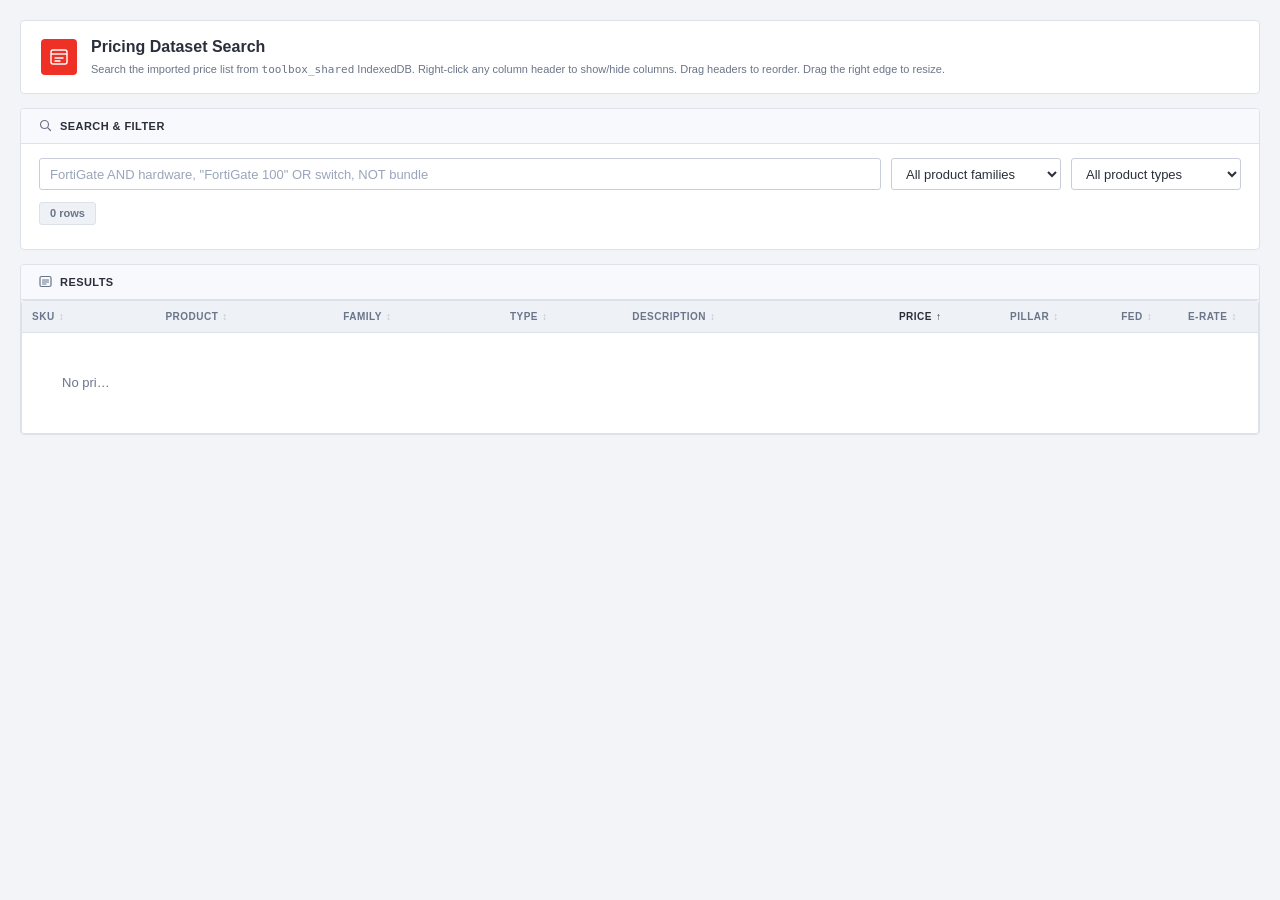
<file: products/asku.html>
<!DOCTYPE html>
<html lang="en">
<head>
<meta charset="UTF-8" />
<meta name="viewport" content="width=device-width, initial-scale=1.0" />
<title>Pricing Dataset Search</title>
<style>
  :root {
    --red:#EE3124; --border:#DDE1E9; --bg:#F2F4F7; --white:#FFFFFF;
    --text:#2A2F3A; --text2:#6B7589; --textm:#9BA5BA;
    --sh:#F7F9FC; --ib:#C8CDD9; --th:#EEF1F6; --ts:#F7F9FC;
    --accent:#EE3124;
  }
  *, *::before, *::after { box-sizing: border-box; margin: 0; padding: 0; }
  body { font-family: 'Segoe UI','Helvetica Neue',Arial,sans-serif; background: var(--bg); color: var(--text); font-size: 13px; line-height: 1.5; padding: 20px; min-height: 100vh; }
  #app { width: 100%; }

  /* PAGE HEADER */
  .ph { background: var(--white); border: 1px solid var(--border); border-radius: 4px; padding: 14px 20px; margin-bottom: 14px; display: flex; align-items: center; gap: 14px; }
  .ph-icon { width: 36px; height: 36px; background: var(--red); border-radius: 4px; display: flex; align-items: center; justify-content: center; flex-shrink: 0; }
  .ph-icon svg { width: 20px; height: 20px; }
  .ph h1 { font-size: 16px; font-weight: 600; }
  .ph .sub { font-size: 11px; color: var(--text2); margin-top: 2px; }

  /* CARD */
  .card { background: var(--white); border: 1px solid var(--border); border-radius: 4px; margin-bottom: 14px; overflow: hidden; }
  .ch { background: var(--sh); border-bottom: 1px solid var(--border); padding: 9px 18px; display: flex; align-items: center; gap: 8px; }
  .ch h2 { font-size: 11px; font-weight: 700; color: var(--text); letter-spacing: .04em; text-transform: uppercase; }
  .cb { padding: 14px 18px; }

  /* CONTROLS */
  .controls { display: flex; gap: 10px; flex-wrap: wrap; align-items: center; margin-bottom: 12px; }
  input[type="text"] {
    flex: 1; min-width: 220px; height: 32px; padding: 0 10px;
    font-size: 13px; font-family: inherit;
    border: 1px solid var(--ib); border-radius: 3px;
    background: var(--white); color: var(--text); outline: none;
    transition: border-color .15s;
  }
  input[type="text"]:focus { border-color: var(--red); box-shadow: 0 0 0 2px rgba(238,49,36,.1); }
  input[type="text"]::placeholder { color: var(--textm); }
  select {
    height: 32px; padding: 0 10px; font-size: 13px; font-family: inherit;
    border: 1px solid var(--ib); border-radius: 3px;
    background: var(--white); color: var(--text); outline: none; cursor: pointer; min-width: 170px;
  }
  select:focus { border-color: var(--red); box-shadow: 0 0 0 2px rgba(238,49,36,.1); }

  /* META CHIPS */
  .meta-bar { display: flex; gap: 10px; flex-wrap: wrap; margin-bottom: 12px; }
  .meta-chip { background: var(--sh); border: 1px solid var(--border); border-radius: 3px; padding: 5px 10px; font-size: 12px; color: var(--text2); }
  .meta-chip strong { color: var(--text); font-weight: 500; }

  /* STATUS BAR */
  .status-bar { display: flex; justify-content: space-between; align-items: center; margin-bottom: 10px; font-size: 12px; color: var(--text2); }
  .badge { display: inline-block; background: var(--th); border: 1px solid var(--border); border-radius: 3px; padding: 2px 10px; font-size: 11px; font-weight: 600; color: var(--text2); }

  /* TABLE */
  .table-wrap { border: 1px solid var(--border); border-radius: 3px; overflow: auto; max-height: calc(100vh - 300px); }
  table { border-collapse: collapse; font-size: 12px; table-layout: fixed; }
  thead th {
    position: sticky; top: 0; z-index: 2;
    background: var(--th);
    color: var(--text2);
    font-weight: 700; font-size: 10px;
    text-transform: uppercase; letter-spacing: .05em;
    padding: 0;
    border-bottom: 1px solid var(--border);
    white-space: nowrap;
    user-select: none;
    overflow: hidden;
  }
  .th-inner {
    display: flex; align-items: center; gap: 4px;
    cursor: pointer;
    padding: 8px 20px 8px 10px;
  }
  .th-inner:hover { color: var(--text); }
  thead th.sorted { color: var(--text); }
  thead th .sort-icon { opacity: 0.35; font-style: normal; flex-shrink: 0; }
  thead th.sorted .sort-icon { opacity: 1; }
  thead th.drag-over-left  { border-left:  2px solid var(--red); }
  thead th.drag-over-right { border-right: 2px solid var(--red); }
  thead th.dragging { opacity: 0.35; }
  .resize-handle {
    position: absolute; top: 0; right: 0;
    width: 6px; height: 100%;
    cursor: col-resize; z-index: 4;
  }
  .resize-handle:hover, .resize-handle.active { background: var(--red); opacity: 0.5; }
  tbody tr { border-bottom: 1px solid var(--border); }
  tbody tr:last-child { border-bottom: none; }
  tbody tr:nth-child(even) td { background: var(--ts); }
  tbody tr:hover td { background: var(--th); }
  tbody td { padding: 7px 11px; color: var(--text); overflow: hidden; text-overflow: ellipsis; white-space: nowrap; vertical-align: middle; }
  td.price { text-align: right; font-variant-numeric: tabular-nums; font-weight: 600; color: var(--text); }
  td.center { text-align: center; }
  .muted { color: var(--textm); }
  mark { background: rgba(238,49,36,.12); border-radius: 2px; padding: 0 1px; color: inherit; }
  .empty-state { padding: 2.5rem; text-align: center; color: var(--text2); font-size: 13px; }
  .page-note { padding: 9px 11px; text-align: center; font-size: 11px; color: var(--text2); background: var(--sh); border-top: 1px solid var(--border); }

  /* CONTEXT MENU */
  #col-menu {
    position: fixed; z-index: 9999;
    background: var(--white);
    border: 1px solid var(--border);
    border-radius: 4px;
    box-shadow: 0 4px 16px rgba(0,0,0,0.12);
    padding: 6px 0;
    min-width: 210px;
    display: none;
  }
  .menu-header { padding: 6px 14px 8px; font-size: 10px; font-weight: 700; text-transform: uppercase; letter-spacing: .06em; color: var(--textm); border-bottom: 1px solid var(--border); margin-bottom: 4px; }
  .menu-items { max-height: 340px; overflow-y: auto; }
  #col-menu label { display: flex; align-items: center; gap: 10px; padding: 7px 14px; font-size: 13px; color: var(--text); cursor: pointer; }
  #col-menu label:hover { background: var(--sh); }
  #col-menu input[type="checkbox"] { width: 14px; height: 14px; cursor: pointer; flex-shrink: 0; accent-color: var(--red); }
  .menu-footer { border-top: 1px solid var(--border); margin-top: 4px; padding: 6px 14px 2px; display: flex; gap: 12px; }
  .menu-footer button { font-size: 12px; color: var(--text2); background: none; border: none; cursor: pointer; padding: 4px 0; font-family: inherit; }
  .menu-footer button:hover { color: var(--text); }
</style>
</head>
<body>
<div id="app">

  <!-- PAGE HEADER -->
  <div class="ph">
    <div class="ph-icon">
      <svg viewBox="0 0 20 20" fill="none">
        <rect x="2" y="3" width="16" height="14" rx="2" stroke="white" stroke-width="1.4"/>
        <path d="M2 7h16" stroke="white" stroke-width="1.4"/>
        <path d="M6 11h8M6 14h5" stroke="white" stroke-width="1.4" stroke-linecap="round"/>
      </svg>
    </div>
    <div>
      <h1>Pricing Dataset Search</h1>
      <div class="sub">Search the imported price list from <code>toolbox_shared</code> IndexedDB. Right-click any column header to show/hide columns. Drag headers to reorder. Drag the right edge to resize.</div>
    </div>
  </div>

  <!-- META + CONTROLS CARD -->
  <div class="card">
    <div class="ch">
      <svg width="13" height="13" viewBox="0 0 13 13" fill="none"><circle cx="5.5" cy="5.5" r="4" stroke="#6B7589" stroke-width="1.2"/><path d="M9 9l2.5 2.5" stroke="#6B7589" stroke-width="1.2" stroke-linecap="round"/></svg>
      <h2>Search &amp; Filter</h2>
    </div>
    <div class="cb">
      <div id="meta-bar" class="meta-bar" style="display:none"></div>
      <div class="controls">
        <input type="text" id="search-input" placeholder='FortiGate AND hardware, "FortiGate 100" OR switch, NOT bundle' oninput="onSearch()" />
        <select id="family-filter" onchange="onSearch()">
          <option value="">All product families</option>
        </select>
        <select id="type-filter" onchange="onSearch()">
          <option value="">All product types</option>
        </select>
      </div>
      <div class="status-bar">
        <span id="result-count" class="badge">Loading…</span>
        <span id="query-hint" style="font-size:11px;color:var(--textm)"></span>
      </div>
    </div>
  </div>

  <!-- RESULTS CARD -->
  <div class="card">
    <div class="ch">
      <svg width="13" height="13" viewBox="0 0 13 13" fill="none"><rect x="1" y="1.5" width="11" height="10" rx="1.5" stroke="#6B7589" stroke-width="1.2"/><path d="M3.5 5h6M3.5 7h6M3.5 9h3.5" stroke="#6B7589" stroke-width="1.2" stroke-linecap="round"/></svg>
      <h2>Results</h2>
    </div>
    <div class="table-wrap" id="table-wrap">
      <table id="results-table">
        <thead><tr id="thead-row"></tr></thead>
        <tbody id="results-body">
          <tr><td class="empty-state">Loading data from IndexedDB…</td></tr>
        </tbody>
      </table>
    </div>
  </div>

</div>

<div id="col-menu">
  <div class="menu-header">Show / hide columns</div>
  <div class="menu-items" id="col-menu-items"></div>
  <div class="menu-footer">
    <button onclick="showAllCols()">Show all</button>
    <button onclick="resetCols()">Reset</button>
  </div>
</div>

<script>
const PAGE = 500;
let allRows = [];
let currentSort = { col: 'Price', dir: 1 };
let _db = null;

/* ── Column registry ── */
const ALL_COLS = [
  { key: 'SKU',                       label: 'SKU',         width: 120, align: 'left'   },
  { key: 'Product',                   label: 'Product',     width: 160, align: 'left'   },
  { key: 'Product Family Group',      label: 'Family',      width: 150, align: 'left'   },
  { key: 'Product Type',              label: 'Type',        width: 110, align: 'left'   },
  { key: 'Description #1',           label: 'Description', width: 240, align: 'left'   },
  { key: 'Price',                     label: 'Price',       width: 100, align: 'right'  },
  { key: 'Pillar',                    label: 'Pillar',      width: 100, align: 'left'   },
  { key: 'FED',                       label: 'FED',         width: 60,  align: 'center' },
  { key: 'E-Rate',                    label: 'E-Rate',      width: 72,  align: 'center' },
  { key: 'Identifier',                label: 'Identifier',  width: 120, align: 'left'   },
  { key: 'Category',                  label: 'Category',    width: 120, align: 'left'   },
  { key: 'AutoStart',                 label: 'AutoStart',   width: 90,  align: 'center' },
  { key: 'Term (Month)',              label: 'Term',        width: 70,  align: 'center' },
  { key: 'COO',                       label: 'COO',         width: 60,  align: 'center' },
  { key: 'GSA',                       label: 'GSA',         width: 60,  align: 'center' },
  { key: 'Description #2',           label: 'Desc #2',     width: 200, align: 'left'   },
  { key: 'UPC Code',                  label: 'UPC',         width: 110, align: 'left'   },
  { key: 'Item',                      label: 'Item',        width: 80,  align: 'left'   },
  { key: 'Single Pack Weight (lbs.)', label: 'Wt (lbs)',   width: 80,  align: 'right'  },
];

const DEFAULT_VISIBLE = new Set(['SKU','Product','Product Family Group','Product Type','Description #1','Price','Pillar','FED','E-Rate']);

let colOrder   = ALL_COLS.map(c => c.key);
let colVisible = new Set(DEFAULT_VISIBLE);
const colDefs  = Object.fromEntries(ALL_COLS.map(c => [c.key, c]));

function visibleCols() {
  return colOrder.filter(k => colVisible.has(k)).map(k => colDefs[k]);
}

/* ── IDB ── */
function openDB() {
  if (_db) return Promise.resolve(_db);
  return new Promise((res, rej) => {
    const req = indexedDB.open('toolbox_shared', 2);
    req.onupgradeneeded = e => {
      const db = e.target.result;
      if (db.objectStoreNames.contains('datasets')) db.deleteObjectStore('datasets');
      db.createObjectStore('datasets', { keyPath: 'key' });
    };
    req.onsuccess = e => { _db = e.target.result; res(_db); };
    req.onerror   = e => rej(e.target.error);
  });
}
async function loadPricing() {
  const db = await openDB();
  return new Promise((res, rej) => {
    const tx  = db.transaction('datasets', 'readonly');
    const req = tx.objectStore('datasets').get('pricing');
    req.onsuccess = e => res(e.target.result || null);
    req.onerror   = e => rej(e.target.error);
  });
}

/* ── Helpers ── */
function esc(s) {
  return String(s ?? '').replace(/&/g,'&amp;').replace(/</g,'&lt;').replace(/>/g,'&gt;');
}
function fmtPrice(v) {
  if (v === '' || v == null) return '<span class="muted">—</span>';
  const n = parseFloat(v);
  if (isNaN(n)) return esc(v);
  return '$' + n.toLocaleString('en-US', { minimumFractionDigits: 2, maximumFractionDigits: 2 });
}

/* ── Boolean query parser ── */
function tokenize(input) {
  const tokens = []; let i = 0;
  while (i < input.length) {
    if (/\s/.test(input[i])) { i++; continue; }
    if (input[i] === '"') {
      let j = i + 1;
      while (j < input.length && input[j] !== '"') j++;
      tokens.push({ type: 'TERM', value: input.slice(i+1, j).toLowerCase() });
      i = j + 1; continue;
    }
    if (input[i] === '(') { tokens.push({ type:'LPAREN' }); i++; continue; }
    if (input[i] === ')') { tokens.push({ type:'RPAREN' }); i++; continue; }
    if (input.slice(i,i+2) === '&&') { tokens.push({ type:'AND' }); i+=2; continue; }
    if (input.slice(i,i+2) === '||') { tokens.push({ type:'OR'  }); i+=2; continue; }
    if (input[i] === '&') { tokens.push({ type:'AND' }); i++; continue; }
    if (input[i] === '|') { tokens.push({ type:'OR'  }); i++; continue; }
    if (input[i] === '!') { tokens.push({ type:'NOT' }); i++; continue; }
    let j = i;
    while (j < input.length && !/[\s()"&|!]/.test(input[j])) j++;
    const word = input.slice(i, j), up = word.toUpperCase();
    if      (up === 'AND') tokens.push({ type:'AND' });
    else if (up === 'OR')  tokens.push({ type:'OR'  });
    else if (up === 'NOT') tokens.push({ type:'NOT' });
    else tokens.push({ type:'TERM', value: word.toLowerCase() });
    i = j;
  }
  return tokens;
}
function parse(tokens) {
  let pos = 0;
  const peek    = () => tokens[pos];
  const consume = () => tokens[pos++];
  function expr() {
    let n = andExpr();
    while (peek()?.type === 'OR') { consume(); n = { op:'OR', left:n, right:andExpr() }; }
    return n;
  }
  function andExpr() {
    let n = notExpr();
    while (peek() && peek().type !== 'OR' && peek().type !== 'RPAREN') {
      if (peek().type === 'AND') consume();
      if (!peek() || peek().type === 'OR' || peek().type === 'RPAREN') break;
      n = { op:'AND', left:n, right:notExpr() };
    }
    return n;
  }
  function notExpr() {
    if (peek()?.type === 'NOT') { consume(); return { op:'NOT', operand:atom() }; }
    return atom();
  }
  function atom() {
    const t = peek(); if (!t) return null;
    if (t.type === 'LPAREN') { consume(); const n = expr(); if (peek()?.type==='RPAREN') consume(); return n; }
    if (t.type === 'TERM')   { consume(); return { op:'TERM', value:t.value }; }
    consume(); return null;
  }
  return expr();
}
const SEARCH_FIELDS = ['SKU','Identifier','Product','Product Family Group','Product Type','Description #1','Description #2','Pillar','Item'];
function rowText(r) { return SEARCH_FIELDS.map(f=>(r[f]||'').toLowerCase()).join('\0'); }
function evalNode(n, t) {
  if (!n) return true;
  if (n.op==='TERM') return t.includes(n.value);
  if (n.op==='AND')  return evalNode(n.left,t) && evalNode(n.right,t);
  if (n.op==='OR')   return evalNode(n.left,t) || evalNode(n.right,t);
  if (n.op==='NOT')  return !evalNode(n.operand,t);
  return true;
}
function collectTerms(n, out=[]) {
  if (!n) return out;
  if (n.op==='TERM' && n.value) out.push(n.value);
  if (n.left)    collectTerms(n.left, out);
  if (n.right)   collectTerms(n.right, out);
  if (n.operand) collectTerms(n.operand, out);
  return out;
}
let parsedQuery = null, highlightTerms = [];
function compileQuery(raw) {
  const tr = raw.trim();
  if (!tr) { parsedQuery = null; highlightTerms = []; return; }
  try { parsedQuery = parse(tokenize(tr)); highlightTerms = collectTerms(parsedQuery); }
  catch(e) { parsedQuery = null; highlightTerms = []; }
}
function hi(text) {
  if (!highlightTerms.length) return esc(text);
  const escaped = esc(text); if (!text) return escaped;
  const pats = highlightTerms.filter(t=>t.length).map(t=>t.replace(/[.*+?^${}()|[\]\\]/g,'\\$&'));
  if (!pats.length) return escaped;
  return escaped.replace(new RegExp('('+pats.join('|')+')','gi'),'<mark>$1</mark>');
}

/* ── Filter / sort ── */
function filteredRows() {
  compileQuery(document.getElementById('search-input').value || '');
  const fam = document.getElementById('family-filter').value;
  const typ = document.getElementById('type-filter').value;
  let rows = allRows.filter(r => {
    if (fam && r['Product Family Group'] !== fam) return false;
    if (typ && r['Product Type'] !== typ) return false;
    if (!parsedQuery) return true;
    return evalNode(parsedQuery, rowText(r));
  });
  const { col, dir } = currentSort;
  rows.sort((a,b) => col==='Price'
    ? dir*((parseFloat(a[col])||0)-(parseFloat(b[col])||0))
    : dir*String(a[col]||'').localeCompare(String(b[col]||'')));
  return rows;
}

/* ── Table width helper ── */
function syncTableWidth() {
  const wrap = document.getElementById('table-wrap');
  const cols = visibleCols();
  const totalW = cols.reduce((s,c)=>s+c.width, 0);
  document.getElementById('results-table').style.width = Math.max(totalW, wrap.clientWidth) + 'px';
}

/* ── Build thead ── */
function buildThead() {
  syncTableWidth();
  const tr   = document.getElementById('thead-row');
  tr.innerHTML = '';
  const cols = visibleCols();

  cols.forEach(col => {
    const th = document.createElement('th');
    th.style.width    = col.width + 'px';
    th.style.minWidth = '40px';
    th.dataset.col    = col.key;
    if (currentSort.col === col.key) th.classList.add('sorted');

    const inner = document.createElement('div');
    inner.className = 'th-inner';
    const sortIcon = currentSort.col===col.key ? (currentSort.dir===1?'↑':'↓') : '↕';
    inner.innerHTML = `<span>${esc(col.label)}</span><span class="sort-icon">${sortIcon}</span>`;
    inner.addEventListener('click', e => { if (!e._resizeClick) sortBy(col.key); });
    th.appendChild(inner);

    const rh = document.createElement('div');
    rh.className = 'resize-handle';
    rh.addEventListener('mousedown', e => { e.stopPropagation(); e._resizeClick = true; startResize(e, col, th); });
    th.appendChild(rh);

    th.addEventListener('contextmenu', e => { e.preventDefault(); openColMenu(e.clientX, e.clientY); });

    th.draggable = true;
    th.addEventListener('dragstart',  e => onDragStart(e, col.key));
    th.addEventListener('dragover',   e => onDragOver(e, th, col.key));
    th.addEventListener('dragleave',  ()  => clearDrop(th));
    th.addEventListener('drop',       e => onDrop(e, col.key));
    th.addEventListener('dragend',    ()  => {
      document.querySelectorAll('thead th').forEach(t => { clearDrop(t); t.classList.remove('dragging'); });
    });

    tr.appendChild(th);
  });
}

/* ── Render tbody ── */
function renderTable(rows) {
  const tbody   = document.getElementById('results-body');
  const cols    = visibleCols();
  const colSpan = cols.length || 1;
  const count   = rows.length;

  document.getElementById('result-count').textContent = count.toLocaleString() + ' row' + (count!==1?'s':'');

  if (count === 0) {
    tbody.innerHTML = `<tr><td colspan="${colSpan}" class="empty-state">No results match your search.</td></tr>`;
    return;
  }

  const shown = rows.slice(0, PAGE);
  const html  = shown.map(r => {
    const cells = cols.map(col => {
      const raw = r[col.key] ?? '';
      if (col.key === 'Price')      return `<td class="price">${fmtPrice(raw)}</td>`;
      if (col.align === 'center')   return `<td class="center">${raw ? hi(raw) : '<span class="muted">—</span>'}</td>`;
      if (col.align === 'right')    return `<td style="text-align:right">${hi(raw)}</td>`;
      return `<td title="${esc(raw)}">${hi(raw)}</td>`;
    }).join('');
    return `<tr>${cells}</tr>`;
  }).join('');

  const extra = count > PAGE
    ? `<tr><td colspan="${colSpan}" class="page-note">Showing first ${PAGE.toLocaleString()} of ${count.toLocaleString()} results — narrow your search to see more</td></tr>`
    : '';

  tbody.innerHTML = html + extra;
}

function redraw() { buildThead(); renderTable(filteredRows()); }

/* ── Sort ── */
function sortBy(col) {
  if (currentSort.col === col) currentSort.dir *= -1;
  else { currentSort.col = col; currentSort.dir = 1; }
  redraw();
}

/* ── Column context menu ── */
function openColMenu(x, y) {
  const menu  = document.getElementById('col-menu');
  const items = document.getElementById('col-menu-items');
  items.innerHTML = '';

  ALL_COLS.forEach(col => {
    const label = document.createElement('label');
    const cb    = document.createElement('input');
    cb.type    = 'checkbox';
    cb.checked = colVisible.has(col.key);
    cb.addEventListener('change', () => {
      if (cb.checked) {
        colVisible.add(col.key);
      } else {
        if (colVisible.size <= 1) { cb.checked = true; return; }
        colVisible.delete(col.key);
      }
      redraw();
    });
    label.appendChild(cb);
    label.appendChild(document.createTextNode(' ' + col.label));
    items.appendChild(label);
  });

  menu.style.display = 'block';
  const mw = menu.offsetWidth  || 220;
  const mh = menu.offsetHeight || 400;
  menu.style.left = Math.min(x, window.innerWidth  - mw - 8) + 'px';
  menu.style.top  = Math.min(y, window.innerHeight - mh - 8) + 'px';
}

function closeColMenu() { document.getElementById('col-menu').style.display = 'none'; }

document.addEventListener('mousedown', e => {
  if (!document.getElementById('col-menu').contains(e.target)) closeColMenu();
});

function showAllCols() {
  ALL_COLS.forEach(c => colVisible.add(c.key));
  closeColMenu(); redraw();
}
function resetCols() {
  colVisible = new Set(DEFAULT_VISIBLE);
  colOrder   = ALL_COLS.map(c => c.key);
  closeColMenu(); redraw();
}

/* ── Column resize ── */
function startResize(e, col, th) {
  e.preventDefault();
  const startX = e.clientX, startW = col.width;
  const rh = th.querySelector('.resize-handle');
  rh.classList.add('active');
  document.body.style.cursor = 'col-resize';

  function onMove(ev) {
    col.width = Math.max(40, startW + ev.clientX - startX);
    th.style.width = col.width + 'px';
    syncTableWidth();
  }
  function onUp() {
    rh.classList.remove('active');
    document.body.style.cursor = '';
    document.removeEventListener('mousemove', onMove);
    document.removeEventListener('mouseup',   onUp);
  }
  document.addEventListener('mousemove', onMove);
  document.addEventListener('mouseup',   onUp);
}

/* ── Column drag-to-reorder ── */
let dragKey = null;

function onDragStart(e, key) {
  dragKey = key;
  e.dataTransfer.effectAllowed = 'move';
  e.dataTransfer.setData('text/plain', key);
  setTimeout(() => e.currentTarget.classList.add('dragging'), 0);
}
function dropSide(e, th) {
  const r = th.getBoundingClientRect();
  return e.clientX < r.left + r.width / 2 ? 'left' : 'right';
}
function clearDrop(th) {
  th.classList.remove('drag-over-left', 'drag-over-right');
}
function onDragOver(e, th, key) {
  if (!dragKey || dragKey === key) return;
  e.preventDefault();
  e.dataTransfer.dropEffect = 'move';
  clearDrop(th);
  th.classList.add(dropSide(e, th) === 'left' ? 'drag-over-left' : 'drag-over-right');
}
function onDrop(e, targetKey) {
  e.preventDefault();
  if (!dragKey || dragKey === targetKey) { dragKey = null; return; }
  const side = dropSide(e, e.currentTarget);
  const from = colOrder.indexOf(dragKey);
  colOrder.splice(from, 1);
  const to = colOrder.indexOf(targetKey);
  colOrder.splice(side === 'left' ? to : to + 1, 0, dragKey);
  dragKey = null;
  redraw();
}

/* ── Search ── */
function onSearch() {
  const raw  = document.getElementById('search-input').value || '';
  compileQuery(raw);
  const hint = document.getElementById('query-hint');
  hint.textContent = (raw.trim() && highlightTerms.length)
    ? 'matching: ' + highlightTerms.map(t => `"${t}"`).join(', ')
    : '';
  renderTable(filteredRows());
}

/* ── Init ── */
async function init() {
  try {
    const record = await loadPricing();
    if (!record?.data?.rows) {
      document.getElementById('results-body').innerHTML =
        '<tr><td class="empty-state">No pricing data found. Import a price list first.</td></tr>';
      document.getElementById('result-count').textContent = '0 rows';
      buildThead();
      return;
    }
    allRows = record.data.rows;

    const mb = document.getElementById('meta-bar');
    mb.style.display = 'flex';
    mb.innerHTML = `
      <div class="meta-chip">Dataset: <strong>${esc(record.data.name || 'Fortinet Price List')}</strong></div>
      <div class="meta-chip">Effective: <strong>${esc(record.data.effectiveDate || '—')}</strong></div>
      <div class="meta-chip">Rows: <strong>${allRows.length.toLocaleString()}</strong></div>
      <div class="meta-chip">Source: <strong>${esc(record.source?.filename || record.source?.type || '—')}</strong></div>
    `;

    const families = [...new Set(allRows.map(r=>r['Product Family Group']).filter(Boolean))].sort();
    const types    = [...new Set(allRows.map(r=>r['Product Type']).filter(Boolean))].sort();
    const famSel   = document.getElementById('family-filter');
    const typSel   = document.getElementById('type-filter');
    families.forEach(f => { const o=document.createElement('option'); o.value=f; o.textContent=f; famSel.appendChild(o); });
    types.forEach(t    => { const o=document.createElement('option'); o.value=t; o.textContent=t; typSel.appendChild(o); });

    redraw();
  } catch (err) {
    document.getElementById('results-body').innerHTML =
      `<tr><td class="empty-state">Error reading IndexedDB: ${esc(err.message)}</td></tr>`;
    document.getElementById('result-count').textContent = 'Error';
    console.error(err);
  }
}

init();
</script>
</body>
</html>
</file>
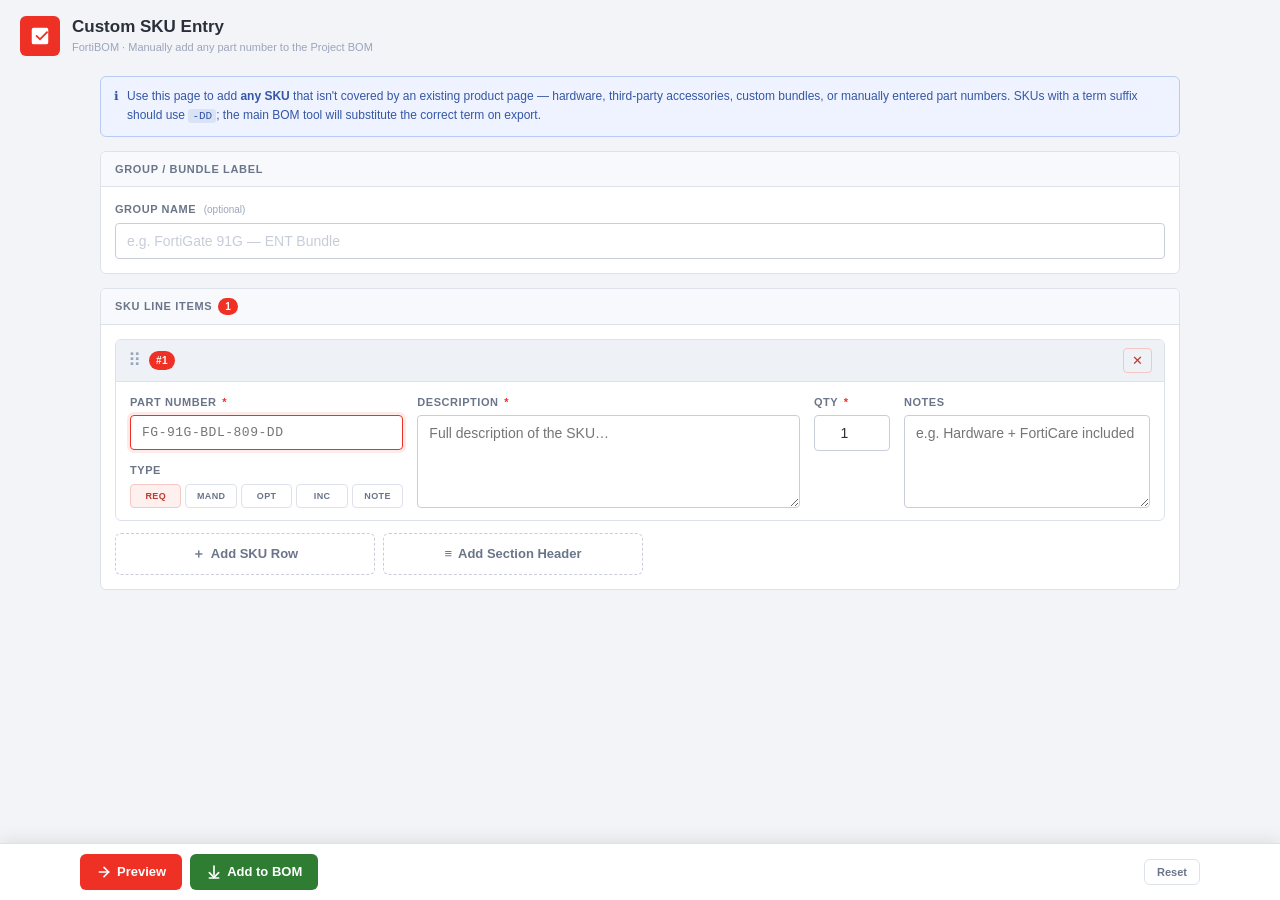
<file: products/custom-sku-bomgen-mobile.html>
<!DOCTYPE html>
<html lang="en">
<head>
<meta charset="UTF-8">
<meta name="viewport" content="width=device-width, initial-scale=1.0, maximum-scale=1.0">
<title>Custom SKU — FortiBOM</title>
<style>
:root {
  --forti-red:            #EE3124;
  --forti-border:         #DDE1E9;
  --forti-bg:             #F2F4F7;
  --forti-white:          #FFFFFF;
  --forti-text:           #2A2F3A;
  --forti-text-secondary: #6B7589;
  --forti-text-muted:     #9BA5BA;
  --forti-section-header: #F7F9FC;
  --forti-input-border:   #C8CDD9;
  --forti-table-head:     #EEF1F6;
  --forti-table-stripe:   #F7F9FC;
  --forti-info-bg:        #EEF3FF;
  --forti-info-border:    #B8CBF5;
  --forti-info-text:      #3557A5;
  --forti-warn-bg:        #FFF8EE;
  --forti-warn-border:    #F5D9A0;
  --forti-warn-text:      #8A5800;
  --radius:               6px;
  --page-pad:             16px;
}

*, *::before, *::after { box-sizing: border-box; margin: 0; padding: 0; }

body {
  font-family: 'Segoe UI', 'Helvetica Neue', Arial, sans-serif;
  font-size: 14px;
  line-height: 1.5;
  color: var(--forti-text);
  background: var(--forti-bg);
  /* bottom pad ensures content clears the sticky action bar */
  padding-bottom: calc(78px + env(safe-area-inset-bottom));
}

/* ── Popover mode ── */
/* When embedded in an iframe, body gets .popover-mode via JS */
body.popover-mode {
  background: var(--forti-white);
  padding-bottom: calc(78px + env(safe-area-inset-bottom));
}
/* In the dialog the optional group name doesn't deserve a whole card — collapse
   it to a single compact row so the space goes to the SKU rows instead. */
body.popover-mode #group-card .card-header { display: none; }
body.popover-mode #group-card .card-body { padding: 10px 14px; }
body.popover-mode .page-header {
  border-bottom: 1px solid var(--forti-border);
  background: var(--forti-white);
  position: sticky;
  top: 0;
  z-index: 50;
  padding: 10px var(--page-pad);
  margin-bottom: 0;
}
body.popover-mode .page-header .page-title { font-size: 14px; }
body.popover-mode .page-header .page-subtitle { display: none; }
body.popover-mode .page-icon { width: 32px; height: 32px; }
body.popover-mode .page-icon svg { width: 18px; height: 18px; }
body.popover-mode .info-callout { display: none; }
body.popover-mode .content-wrap { padding-top: 12px; }
/* Close button shown only in popover */
.popover-close {
  display: none;
  margin-left: auto;
  background: none;
  border: none;
  font-size: 20px;
  color: var(--forti-text-muted);
  cursor: pointer;
  padding: 4px 6px;
  border-radius: 4px;
  line-height: 1;
}
.popover-close:hover { background: var(--forti-bg); color: var(--forti-text); }
body.popover-mode .popover-close { display: flex; align-items: center; }

/* ── Page Header ── */
.page-header {
  display: flex;
  align-items: center;
  gap: 12px;
  padding: var(--page-pad);
  margin-bottom: 4px;
}
.page-icon {
  width: 40px; height: 40px;
  background: var(--forti-red);
  border-radius: var(--radius);
  display: flex; align-items: center; justify-content: center;
  flex-shrink: 0;
}
.page-icon svg { width: 22px; height: 22px; fill: white; }
.page-title { font-size: 17px; font-weight: 700; color: var(--forti-text); line-height: 1.2; }
.page-subtitle { font-size: 11px; color: var(--forti-text-muted); margin-top: 2px; }

/* ── Content wrap ── */
.content-wrap {
  padding: 0 var(--page-pad);
  display: flex;
  flex-direction: column;
  gap: 14px;
  max-width: 1120px;
  margin: 0 auto;
  width: 100%;
}

/* ── Info callout ── */
.info-callout {
  background: var(--forti-info-bg);
  border: 1px solid var(--forti-info-border);
  color: var(--forti-info-text);
  border-radius: var(--radius);
  padding: 10px 13px;
  font-size: 12px;
  line-height: 1.6;
  display: flex;
  gap: 8px;
}
.info-callout code {
  background: rgba(53,87,165,.1);
  padding: 1px 4px;
  border-radius: 3px;
  font-family: 'Courier New', monospace;
  font-size: 11px;
}

/* ── Cards ── */
.card {
  background: var(--forti-white);
  border: 1px solid var(--forti-border);
  border-radius: var(--radius);
  overflow: hidden;
}
.card-header {
  background: var(--forti-section-header);
  border-bottom: 1px solid var(--forti-border);
  padding: 9px 14px;
  display: flex;
  align-items: center;
  justify-content: space-between;
  gap: 8px;
}
.card-header-title {
  font-size: 11px;
  font-weight: 700;
  text-transform: uppercase;
  letter-spacing: .06em;
  color: var(--forti-text-secondary);
  display: flex;
  align-items: center;
  gap: 6px;
}
.card-body { padding: 14px; }

/* ── Form fields ── */
.field {
  display: flex;
  flex-direction: column;
  gap: 5px;
}
.field + .field { margin-top: 12px; }
label {
  font-size: 11px;
  font-weight: 700;
  color: var(--forti-text-secondary);
  text-transform: uppercase;
  letter-spacing: .05em;
}
label .req { color: var(--forti-red); margin-left: 2px; }
label .hint {
  font-size: 10px;
  font-weight: 400;
  text-transform: none;
  letter-spacing: 0;
  color: var(--forti-text-muted);
  margin-left: 4px;
}
input[type=text], input[type=number], select, textarea {
  background: white;
  border: 1px solid var(--forti-input-border);
  border-radius: 4px;
  padding: 9px 11px;
  font-size: 14px;
  font-family: inherit;
  width: 100%;
  color: var(--forti-text);
  transition: border-color .15s, box-shadow .15s;
  -webkit-appearance: none;
}
input[type=text]:focus, input[type=number]:focus, select:focus, textarea:focus {
  outline: none;
  border-color: var(--forti-red);
  box-shadow: 0 0 0 3px rgba(238,49,36,.1);
}
input.invalid, select.invalid, textarea.invalid {
  border-color: var(--forti-red);
  background: #fff8f8;
}
.field-err {
  display: none;
  font-size: 11px;
  color: var(--forti-red);
  font-weight: 600;
}
textarea { resize: vertical; min-height: 68px; }
#f-group-name::placeholder {
  color: var(--forti-text-muted);
  opacity: 0.55;
}
.hint-text {
  font-size: 11px;
  color: var(--forti-text-muted);
}

/* ── SKU monospace ── */
input.sku-input {
  font-family: 'Courier New', monospace;
  font-size: 13px;
  color: var(--forti-text);
  text-transform: uppercase;
  letter-spacing: .04em;
}

/* ── Qty row (inline pair) ── */
.qty-row {
  display: grid;
  grid-template-columns: 100px 1fr;
  gap: 10px;
  align-items: start;
}

/* ── Type button group ── */
.type-group {
  display: grid;
  grid-template-columns: repeat(5, 1fr);
  gap: 4px;
}
@media (max-width: 380px) {
  .type-group { grid-template-columns: repeat(3, 1fr); }
}
.type-btn {
  padding: 6px 4px;
  border-radius: 4px;
  border: 1px solid var(--forti-border);
  background: white;
  font-size: 9px;
  font-weight: 700;
  text-transform: uppercase;
  letter-spacing: .04em;
  cursor: pointer;
  transition: all .12s;
  color: var(--forti-text-secondary);
  text-align: center;
}
.type-btn:hover { border-color: #aaa; }
.type-btn.selected-req  { background:#FEF0EE; color:#C0392B; border-color:#F5C6C2; }
.type-btn.selected-mand { background:#FFF8EE; color:#8A5800; border-color:#F5D9A0; }
.type-btn.selected-opt  { background:#EEF3FF; color:#3557A5; border-color:#B8CBF5; }
.type-btn.selected-inc  { background:#EEF3FF; color:#3557A5; border-color:#B8CBF5; }
.type-btn.selected-note { background:var(--forti-bg); color:var(--forti-text-secondary); border-color:#C8CDD9; }

/* ── SKU entry cards (mobile rows) ── */
#sku-rows {
  display: flex;
  flex-direction: column;
  gap: 10px;
}

.sku-row-card {
  border: 1px solid var(--forti-border);
  border-radius: var(--radius);
  overflow: hidden;
  background: white;
  transition: opacity .2s;
}
.sku-row-card.dragging { opacity: .45; }

.sku-row-card-header {
  display: flex;
  align-items: center;
  gap: 8px;
  padding: 8px 12px;
  background: var(--forti-table-head);
  border-bottom: 1px solid var(--forti-border);
  cursor: grab;
  user-select: none;
  touch-action: none;
}
.sku-row-card-header:active { cursor: grabbing; }

.drag-handle {
  color: var(--forti-text-muted);
  font-size: 18px;
  line-height: 1;
  flex-shrink: 0;
}
.sku-row-number {
  display: inline-flex;
  align-items: center;
  justify-content: center;
  background: var(--forti-red);
  color: white;
  font-size: 10px;
  font-weight: 700;
  padding: 2px 7px;
  border-radius: 10px;
  letter-spacing: .04em;
}
.sku-row-card-header-spacer { flex: 1; }
.remove-btn {
  background: none;
  border: 1px solid #F5C6C2;
  border-radius: 4px;
  color: #C0392B;
  cursor: pointer;
  font-size: 13px;
  line-height: 1;
  padding: 5px 8px;
  transition: background .12s;
  flex-shrink: 0;
}
.remove-btn:hover { background: #FEF0EE; }

.sku-row-card-body {
  padding: 12px;
  display: flex;
  flex-direction: column;
  gap: 11px;
}

/* ── Section header row card ── */
.section-row-card {
  border: 1px solid #C5CAD9;
  border-top: 2px solid #C5CAD9;
  border-radius: var(--radius);
  background: #EAECF3;
  display: flex;
  align-items: center;
  gap: 8px;
  padding: 10px 12px;
  cursor: grab;
  user-select: none;
  touch-action: none;
}
.section-row-card:active { cursor: grabbing; }
.section-label {
  font-size: 10px;
  font-weight: 700;
  text-transform: uppercase;
  color: var(--forti-text-muted);
  white-space: nowrap;
  flex-shrink: 0;
}
.section-label-input {
  font-family: inherit;
  font-size: 12px;
  font-weight: 700;
  letter-spacing: .06em;
  color: var(--forti-text-secondary);
  flex: 1;
  background: #EAECF3;
  border: 1px solid transparent;
  border-radius: 3px;
  padding: 5px 8px;
  cursor: text;
}
.section-label-input:focus {
  outline: none;
  border-color: var(--forti-red);
  box-shadow: 0 0 0 2px rgba(238,49,36,.1);
  background: white;
}

/* ── Normalize toggle ── */
.norm-toggle {
  display: none;
  align-items: center;
  gap: 4px;
  flex-wrap: nowrap;
  margin-top: 4px;
}
.norm-toggle-label {
  font-size: 10px;
  font-weight: 700;
  color: var(--forti-text-muted);
  text-transform: uppercase;
  letter-spacing: .04em;
  white-space: nowrap;
}
.norm-toggle-btn {
  padding: 3px 8px;
  border-radius: 3px;
  border: 1px solid var(--forti-border);
  background: white;
  cursor: pointer;
  font-size: 10px;
  font-weight: 700;
  color: var(--forti-text-muted);
  letter-spacing: .04em;
  transition: all .1s;
}
.norm-toggle-btn.nt-active {
  background: var(--forti-info-bg);
  color: var(--forti-info-text);
  border-color: var(--forti-info-border);
}

/* ── Add row buttons ── */
.add-row-btns {
  display: grid;
  grid-template-columns: 1fr 1fr;
  gap: 8px;
}
.add-row-btn {
  display: flex;
  align-items: center;
  justify-content: center;
  gap: 6px;
  padding: 11px 12px;
  border-radius: var(--radius);
  border: 1.5px dashed var(--forti-input-border);
  background: white;
  font-size: 13px;
  font-weight: 600;
  color: var(--forti-text-secondary);
  cursor: pointer;
  transition: all .12s;
}
.add-row-btn:hover, .add-row-btn:active {
  border-color: var(--forti-red);
  color: var(--forti-red);
  background: #FEF8F8;
}

/* ── Sticky action bar ── */
.sticky-actions {
  position: fixed;
  bottom: 0;
  left: 0;
  right: 0;
  z-index: 100;
  background: white;
  border-top: 1px solid var(--forti-border);
  padding: 10px var(--page-pad) calc(10px + env(safe-area-inset-bottom));
  box-shadow: 0 -4px 16px rgba(0,0,0,.08);
}
.sticky-inner {
  display: flex;
  gap: 8px;
  align-items: center;
  max-width: 1120px;
  margin: 0 auto;
  width: 100%;
}
.btn {
  padding: 10px 16px;
  border-radius: var(--radius);
  border: none;
  font-size: 13px;
  font-weight: 700;
  cursor: pointer;
  transition: filter .12s, opacity .12s;
  white-space: nowrap;
  flex-shrink: 0;
}
.btn:hover { filter: brightness(.92); }
.btn-primary { background: var(--forti-red); color: white; }
.btn-success { background: #2E7D32; color: white; }
.btn-secondary {
  background: white;
  color: var(--forti-text-secondary);
  border: 1px solid var(--forti-border);
}
.btn-sm { padding: 6px 12px; font-size: 11px; }

/* On narrow screens, hide "Preview BOM" text label, show icon only */
@media (max-width: 360px) {
  .btn-preview-label { display: none; }
}

#smsg {
  font-size: 12px;
  font-weight: 700;
  color: #2E7D32;
  display: none;
  min-width: 0;
  flex: 1;
  white-space: nowrap;
  overflow: hidden;
  text-overflow: ellipsis;
}
#smsg.error { color: var(--forti-red); }

/* Reset at far right */
.action-spacer { flex: 1; }

/* ── BOM Preview ── */
#bom-section { display: none; }

.bom-scroll { overflow-x: auto; -webkit-overflow-scrolling: touch; }
.bom-table { width: 100%; border-collapse: collapse; font-size: 12px; min-width: 480px; }
.bom-table thead th {
  background: var(--forti-table-head);
  border: 1px solid var(--forti-border);
  padding: 7px 11px;
  font-size: 10px;
  text-transform: uppercase;
  letter-spacing: .05em;
  color: var(--forti-text-secondary);
  text-align: left;
  white-space: nowrap;
}
.bom-table tbody td {
  border: 1px solid var(--forti-border);
  padding: 7px 11px;
  vertical-align: top;
}
.bom-table tbody tr:nth-child(even) td { background: var(--forti-table-stripe); }
.bom-table .section-row td {
  background: #EAECF3 !important;
  font-weight: 700;
  font-size: 10px;
  text-transform: uppercase;
  letter-spacing: .06em;
  color: var(--forti-text-secondary);
  padding: 5px 11px;
  border-top: 2px solid #C5CAD9;
}
.sku-cell {
  font-family: 'Courier New', monospace;
  font-size: 11px;
  color: #1A4E82;
  font-weight: 600;
  white-space: nowrap;
}
.badge {
  font-size: 9px; font-weight: 700; text-transform: uppercase;
  letter-spacing: .05em; border-radius: 2px; padding: 1px 4px;
  display: inline-block; white-space: nowrap;
}
.badge-req  { background:#FEF0EE; color:#C0392B; border:1px solid #F5C6C2; }
.badge-mand { background:#FFF8EE; color:#8A5800; border:1px solid #F5D9A0; }
.badge-opt  { background:#EEF3FF; color:#3557A5; border:1px solid #B8CBF5; }
.badge-inc  { background:#EEF3FF; color:#3557A5; border:1px solid #B8CBF5; }
.qty-cell { text-align:center; font-weight:600; white-space:nowrap; }

/* ── Autocomplete ── */
.ac-dropdown {
  position: fixed;
  z-index: 9999;
  background: white;
  border: 1px solid var(--forti-input-border);
  border-radius: var(--radius);
  box-shadow: 0 6px 24px rgba(0,0,0,.18);
  max-height: 240px;
  overflow-y: auto;
  display: none;
  min-width: 280px;
}
.ac-item {
  padding: 9px 12px;
  cursor: pointer;
  border-bottom: 1px solid var(--forti-border);
}
.ac-item:last-child { border-bottom: none; }
.ac-item:hover, .ac-item.ac-item-active { background: var(--forti-info-bg); }
.ac-item-sku {
  font-family: 'Courier New', monospace;
  font-size: 11px; font-weight: 700; color: #1A4E82;
  letter-spacing: .03em; text-transform: uppercase;
}
.ac-item-desc {
  font-size: 11px; color: var(--forti-text-secondary);
  white-space: nowrap; overflow: hidden; text-overflow: ellipsis;
}

/* ── Row count badge ── */
.row-count-badge {
  font-size: 10px;
  background: var(--forti-red);
  color: white;
  border-radius: 10px;
  padding: 1px 7px;
}

/* ── Error state ── */
#err-no-rows {
  display: none;
  font-size: 12px;
  color: var(--forti-red);
  font-weight: 600;
}

/* ── Drag-over highlight on cards ── */
.sku-row-card.drag-over,
.section-row-card.drag-over {
  outline: 2px solid var(--forti-red);
  outline-offset: 1px;
}

/* ── Wide layout ──────────────────────────────────────────────────────────────
   On anything roomier than a phone, each SKU row lays its fields out across the
   available width instead of stacking them. A five-row form becomes three or
   four screen-lines tall, which is what makes a long list navigable without
   fighting the scroll area inside the dialog. */
@media (min-width: 700px) {
  .sku-row-card-body {
    display: grid;
    grid-template-columns: minmax(200px, 1fr) minmax(240px, 1.5fr) 84px;
    grid-template-areas:
      "sku  desc  qty"
      "type notes notes";
    gap: 12px 14px;
    align-items: start;
    padding: 14px;
  }
  .f-sku   { grid-area: sku;   }
  .f-desc  { grid-area: desc;  }
  .f-qty   { grid-area: qty;   }
  .f-type  { grid-area: type;  }
  .f-notes { grid-area: notes; }
  /* Let Qty and Type escape their mobile wrapper and join the parent grid. */
  .qty-row { display: contents; }
  .sku-row-card-body .field + .field { margin-top: 0; }
  .sku-row-card-body textarea { min-height: 58px; }
  .add-row-btns { grid-template-columns: repeat(2, minmax(0, 260px)); }
  body.popover-mode #group-card .field { flex-direction: row; align-items: center; gap: 12px; }
  body.popover-mode #group-card label { flex-shrink: 0; }
  .page-header { padding-left: 20px; padding-right: 20px; }
  .content-wrap { padding: 0 20px; }
  .sticky-actions { padding-left: 20px; padding-right: 20px; }
}

/* Roomier still — give Notes its own column so a row is two lines tall. */
@media (min-width: 1000px) {
  .sku-row-card-body {
    grid-template-columns: minmax(210px, 1fr) minmax(240px, 1.4fr) 76px minmax(190px, .9fr);
    grid-template-areas:
      "sku  desc  qty   notes"
      "type desc  qty   notes";
    align-items: start;
  }
  .sku-row-card-body { padding: 12px 14px; }
  .f-desc, .f-notes { align-self: stretch; }
  .f-desc textarea, .f-notes textarea { min-height: 68px; flex: 1; }
}
</style>
</head>
<body>

<!-- Page Header -->
<div class="page-header">
  <div class="page-icon">
    <svg viewBox="0 0 24 24" xmlns="http://www.w3.org/2000/svg">
      <path d="M19 3H5a2 2 0 0 0-2 2v14a2 2 0 0 0 2 2h14a2 2 0 0 0 2-2V5a2 2 0 0 0-2-2zm-7 14l-5-5 1.41-1.41L12 14.17l7.59-7.59L21 8l-9 9z"/>
    </svg>
  </div>
  <div>
    <div class="page-title">Custom SKU Entry</div>
    <div class="page-subtitle">FortiBOM · Manually add any part number to the Project BOM</div>
  </div>
  <button class="popover-close" onclick="closePopover()" title="Close">✕</button>
</div>

<div class="content-wrap">

  <!-- Info callout (hidden in popover) -->
  <div class="info-callout">
    <span>ℹ</span>
    <div>
      Use this page to add <strong>any SKU</strong> that isn't covered by an existing product page — hardware, third-party accessories, custom bundles, or manually entered part numbers.
      SKUs with a term suffix should use <code>-DD</code>; the main BOM tool will substitute the correct term on export.
    </div>
  </div>

  <!-- Group / Bundle Label -->
  <div class="card" id="group-card">
    <div class="card-header">
      <div class="card-header-title">Group / Bundle Label</div>
    </div>
    <div class="card-body">
      <div class="field">
        <label>Group Name <span class="hint">(optional)</span></label>
        <input type="text" id="f-group-name" placeholder="e.g. FortiGate 91G — ENT Bundle"
               oninput="clearErr('f-group-name','err-group-name')">
      </div>
    </div>
  </div>

  <!-- SKU Rows -->
  <div class="card">
    <div class="card-header">
      <div class="card-header-title">
        SKU Line Items
        <span class="row-count-badge" id="row-count-badge">0</span>
      </div>
    </div>
    <div class="card-body" style="display:flex;flex-direction:column;gap:12px;">

      <div id="sku-rows"></div>

      <div id="err-no-rows">⚠ Add at least one SKU row before generating a BOM.</div>

      <div class="add-row-btns">
        <button class="add-row-btn" onclick="addSkuRow(null, true)">
          <strong>＋</strong> Add SKU Row
        </button>
        <button class="add-row-btn" onclick="addSectionRow(null, true)">
          <strong>≡</strong> Add Section Header
        </button>
      </div>

    </div>
  </div>

  <!-- BOM Preview -->
  <div id="bom-section" class="card">
    <div class="card-header">
      <div class="card-header-title">BOM Preview</div>
      <div style="display:flex;gap:6px;">
        <button class="btn btn-secondary btn-sm" onclick="copyTSV()">Copy TSV</button>
        <button class="btn btn-secondary btn-sm" onclick="window.print()">Print</button>
      </div>
    </div>
    <div class="card-body bom-scroll" style="padding:0;">
      <table class="bom-table">
        <thead>
          <tr>
            <th>Part Number</th>
            <th>Description</th>
            <th>Qty</th>
            <th>Type</th>
            <th>Notes</th>
          </tr>
        </thead>
        <tbody id="bom-tbody"></tbody>
      </table>
    </div>
  </div>

</div><!-- /content-wrap -->

<!-- Sticky Action Bar -->
<div class="sticky-actions">
 <div class="sticky-inner">
  <button class="btn btn-primary" onclick="generateBOM()">
    <svg width="16" height="16" viewBox="0 0 24 24" fill="none" stroke="white" stroke-width="2.5" stroke-linecap="round" stroke-linejoin="round" style="display:inline-block;vertical-align:middle;margin-right:5px;margin-top:-1px;"><line x1="5" y1="12" x2="19" y2="12"/><polyline points="12 5 19 12 12 19"/></svg><span class="btn-preview-label">Preview</span>
  </button>
  <button id="add-to-bom-btn" class="btn btn-success" onclick="addToProjectBOM()">
    <svg width="16" height="16" viewBox="0 0 24 24" fill="none" stroke="white" stroke-width="2.5" stroke-linecap="round" stroke-linejoin="round" style="display:inline-block;vertical-align:middle;margin-right:5px;margin-top:-1px;"><path d="M12 3v13M5 13l7 7 7-7"/><line x1="5" y1="21" x2="19" y2="21"/></svg><span id="add-to-bom-label">Add to BOM</span>
  </button>
  <span id="smsg"></span>
  <div class="action-spacer"></div>
  <button class="btn btn-secondary btn-sm" onclick="resetForm()">Reset</button>
 </div>
</div>

<script>
// ─────────────────────────────────────────────
//  Popover mode detection
// ─────────────────────────────────────────────
(function() {
  try {
    if (window.self !== window.top) {
      document.body.classList.add('popover-mode');
    }
  } catch(e) {
    // Cross-origin iframe: treat as popover
    document.body.classList.add('popover-mode');
  }
})();

function closePopover() {
  window.parent.postMessage({ type: 'FORTIBOM_CLOSE' }, '*');
}

// ─────────────────────────────────────────────
//  Content height reporting
//  Lets the host dialog size itself to the form, so a short entry needs no
//  scrolling inside the iframe. Measured from <body>, not the viewport, so the
//  dialog can shrink again as rows are removed.
// ─────────────────────────────────────────────
let _lastReportedH = 0, _rhQueued = false;

function reportHeight() {
  _rhQueued = false;
  if (!document.body.classList.contains('popover-mode')) return;
  const h = Math.ceil(document.body.getBoundingClientRect().height);
  if (!h || Math.abs(h - _lastReportedH) < 3) return;
  _lastReportedH = h;
  try { window.parent.postMessage({ type: 'FABRICBOM_SKU_HEIGHT', height: h }, '*'); } catch(e) {}
}
function queueReportHeight() {
  if (_rhQueued) return;
  _rhQueued = true;
  requestAnimationFrame(reportHeight);
}
if (window.ResizeObserver) new ResizeObserver(queueReportHeight).observe(document.body);
window.addEventListener('load', queueReportHeight);

// ─────────────────────────────────────────────
//  State
// ─────────────────────────────────────────────
let _rowIdCounter = 0;
let _lastRows  = [];
let _lastLabel = '';
let _lastMeta  = {};
let _isEditing = false;

const KIND_OPTIONS = [
  { value: 'req',  label: 'REQ',  cls: 'selected-req'  },
  { value: 'mand', label: 'MAND', cls: 'selected-mand' },
  { value: 'opt',  label: 'OPT',  cls: 'selected-opt'  },
  { value: 'inc',  label: 'INC',  cls: 'selected-inc'  },
  { value: 'note', label: 'NOTE', cls: 'selected-note' },
];

// ─────────────────────────────────────────────
//  Row builders
// ─────────────────────────────────────────────
function newId() { return ++_rowIdCounter; }

// Pointer-and-width test — used to decide whether focusing a field is helpful
// (desktop) or would just throw up the on-screen keyboard (touch).
function _isWide() {
  try { return window.matchMedia('(min-width: 700px) and (hover: hover)').matches; }
  catch(e) { return false; }
}

function addSkuRow(data, reveal) {
  const id = newId();
  data = data || {};
  const container = document.getElementById('sku-rows');

  const div = document.createElement('div');
  div.className = 'sku-row-card';
  div.dataset.rowId = id;
  div.dataset.rowType = 'sku';

  div.innerHTML = `
    <div class="sku-row-card-header" data-drag-handle>
      <span class="drag-handle" title="Drag to reorder">⠿</span>
      <span class="sku-row-number">#${countSkuRows() + 1}</span>
      <span class="sku-row-card-header-spacer"></span>
      <button class="remove-btn" onclick="removeRow(this)" title="Remove row">✕</button>
    </div>
    <div class="sku-row-card-body">
      <div class="field f-sku">
        <label>Part Number <span class="req">*</span></label>
        <input type="text" class="sku-input" id="sku-${id}"
               placeholder="FG-91G-BDL-809-DD"
               value="${escHtml(data.sku||'')}"
               oninput="this.value=this.value.toUpperCase();clearRowErr(${id})"
               autocomplete="off" autocorrect="off" autocapitalize="characters" spellcheck="false">
        <div class="norm-toggle" id="norm-toggle-${id}">
          <span class="norm-toggle-label">Term:</span>
          <button type="button" class="norm-toggle-btn nt-active" id="norm-btn-dd-${id}"
                  onclick="setRowNormalized(${id}, true)">-DD</button>
          <button type="button" class="norm-toggle-btn" id="norm-btn-asis-${id}"
                  onclick="setRowNormalized(${id}, false)">As-Is</button>
        </div>
        <div class="field-err" id="err-sku-${id}">Part number required</div>
      </div>

      <div class="field f-desc">
        <label>Description <span class="req">*</span></label>
        <textarea id="desc-${id}" rows="2"
                  placeholder="Full description of the SKU…"
                  oninput="clearRowErr(${id})">${escHtml(data.desc||'')}</textarea>
        <div class="field-err" id="err-desc-${id}">Description required</div>
      </div>

      <div class="qty-row">
        <div class="field f-qty">
          <label>Qty <span class="req">*</span></label>
          <input type="number" id="qty-${id}" min="1" value="${data.qty||1}"
                 style="text-align:center;" oninput="clearRowErr(${id})">
          <div class="field-err" id="err-qty-${id}">≥ 1</div>
        </div>
        <div class="field f-type">
          <label>Type</label>
          <div class="type-group" id="type-btns-${id}">
            ${KIND_OPTIONS.map(k => `<button type="button"
              class="type-btn${(data.kind||'req')===k.value?' '+k.cls:''}"
              data-kind="${k.value}"
              onclick="selectKind(${id},'${k.value}')">${k.label}</button>`).join('')}
          </div>
        </div>
      </div>

      <div class="field f-notes">
        <label>Notes</label>
        <textarea id="notes-${id}" rows="2"
                  placeholder="e.g. Hardware + FortiCare included">${escHtml(data.note||'')}</textarea>
      </div>
    </div>
  `;

  attachDragEvents(div);
  container.appendChild(div);
  updateRowNumbers();
  updateRowCountBadge();
  attachSkuAutocomplete(id);
  attachDescAutocomplete(id);

  // A newly added row is what the user wants to look at next.
  if (reveal) {
    div.scrollIntoView({ behavior: 'smooth', block: 'nearest' });
    if (_isWide()) setTimeout(() => document.getElementById(`sku-${id}`)?.focus(), 120);
  }
}

function addSectionRow(data, reveal) {
  const id = newId();
  data = data || {};
  const container = document.getElementById('sku-rows');

  const div = document.createElement('div');
  div.className = 'section-row-card';
  div.dataset.rowId = id;
  div.dataset.rowType = 'section';

  div.innerHTML = `
    <span class="drag-handle" title="Drag to reorder">⠿</span>
    <span class="section-label">§ Section:</span>
    <input type="text" class="section-label-input" id="sec-${id}"
           placeholder="e.g. Hardware + Enterprise Bundle"
           value="${escHtml(data.label||'')}"
           onclick="event.stopPropagation()">
    <button class="remove-btn" onclick="removeRow(this)" title="Remove">✕</button>
  `;

  attachDragEvents(div);
  container.appendChild(div);
  updateRowNumbers();
  updateRowCountBadge();

  if (reveal) {
    div.scrollIntoView({ behavior: 'smooth', block: 'nearest' });
    if (_isWide()) setTimeout(() => document.getElementById(`sec-${id}`)?.focus(), 120);
  }
}

function removeRow(btn) {
  const card = btn.closest('[data-row-id]');
  _rowPricingItems.delete(parseInt(card.dataset.rowId, 10));
  card.remove();
  updateRowNumbers();
  updateRowCountBadge();
}

function selectKind(id, kind) {
  const container = document.getElementById(`type-btns-${id}`);
  container.querySelectorAll('.type-btn').forEach(btn => {
    const match = btn.dataset.kind === kind;
    KIND_OPTIONS.forEach(k => btn.classList.remove(k.cls));
    if (match) {
      const opt = KIND_OPTIONS.find(k => k.value === kind);
      if (opt) btn.classList.add(opt.cls);
    }
  });
}

function countSkuRows() {
  return document.querySelectorAll('#sku-rows [data-row-type="sku"]').length;
}

function updateRowNumbers() {
  let n = 0;
  document.querySelectorAll('#sku-rows [data-row-type="sku"]').forEach(card => {
    n++;
    const badge = card.querySelector('.sku-row-number');
    if (badge) badge.textContent = '#' + n;
  });
}

function updateRowCountBadge() {
  const total = document.querySelectorAll('#sku-rows [data-row-id]').length;
  document.getElementById('row-count-badge').textContent = total;
}

// ─────────────────────────────────────────────
//  Drag-and-drop (pointer events for touch+mouse)
// ─────────────────────────────────────────────
let _dragSrc = null;
let _dragPointerStartY = 0;
let _dragPointerCardY  = 0;
let _dragClone = null;
let _dragPlaceholder = null;

function attachDragEvents(card) {
  // Desktop HTML5 drag
  card.draggable = true;
  card.addEventListener('dragstart', onDragStart);
  card.addEventListener('dragover',  onDragOver);
  card.addEventListener('dragleave', onDragLeave);
  card.addEventListener('drop',      onDrop);
  card.addEventListener('dragend',   onDragEnd);

  // Touch drag via pointer events on the handle area
  const header = card.querySelector('[data-drag-handle]') || card;
  header.addEventListener('pointerdown', onPointerDown, { passive: false });
}

// ── HTML5 drag (desktop) ──
function onDragStart(e) {
  _dragSrc = this;
  e.dataTransfer.effectAllowed = 'move';
  e.dataTransfer.setData('text/plain', '');
  setTimeout(() => { if (_dragSrc) _dragSrc.style.opacity = '.4'; }, 0);
}
function onDragOver(e) {
  e.preventDefault();
  e.dataTransfer.dropEffect = 'move';
  if (this !== _dragSrc) this.classList.add('drag-over');
}
function onDragLeave() { this.classList.remove('drag-over'); }
function onDrop(e) {
  e.stopPropagation();
  this.classList.remove('drag-over');
  if (_dragSrc && _dragSrc !== this) {
    const container = document.getElementById('sku-rows');
    const all = [...container.children];
    const si = all.indexOf(_dragSrc), ti = all.indexOf(this);
    if (si < ti) this.after(_dragSrc); else this.before(_dragSrc);
  }
}
function onDragEnd() {
  if (_dragSrc) _dragSrc.style.opacity = '';
  document.querySelectorAll('#sku-rows [data-row-id]').forEach(c => {
    c.classList.remove('drag-over');
  });
  _dragSrc = null;
  updateRowNumbers();
}

// ── Pointer/touch drag ──
function onPointerDown(e) {
  if (e.pointerType === 'mouse') return; // mouse uses HTML5 drag
  const card = e.currentTarget.closest('[data-row-id]') || e.currentTarget;
  e.preventDefault();
  _dragSrc = card;

  const rect = card.getBoundingClientRect();
  _dragPointerStartY = e.clientY;
  _dragPointerCardY  = rect.top;

  // create visual clone
  _dragClone = card.cloneNode(true);
  _dragClone.style.cssText = `
    position:fixed; left:${rect.left}px; top:${rect.top}px;
    width:${rect.width}px; z-index:9999; opacity:.85;
    pointer-events:none; box-shadow:0 8px 24px rgba(0,0,0,.25);
    transition: none;
  `;
  document.body.appendChild(_dragClone);

  // placeholder
  _dragPlaceholder = document.createElement('div');
  _dragPlaceholder.style.cssText = `height:${rect.height}px;border:2px dashed var(--forti-red);border-radius:6px;background:#FEF8F8;`;
  card.after(_dragPlaceholder);
  card.style.display = 'none';

  document.addEventListener('pointermove', onPointerMove);
  document.addEventListener('pointerup',   onPointerUp);
}

function onPointerMove(e) {
  if (!_dragClone) return;
  const dy = e.clientY - _dragPointerStartY;
  _dragClone.style.top = (_dragPointerCardY + dy) + 'px';

  // find hovered card
  _dragClone.style.display = 'none';
  const el = document.elementFromPoint(e.clientX, e.clientY);
  _dragClone.style.display = '';
  if (!el) return;

  const target = el.closest('#sku-rows > [data-row-id]');
  if (target && target !== _dragSrc && target !== _dragPlaceholder) {
    const rect = target.getBoundingClientRect();
    if (e.clientY < rect.top + rect.height / 2) {
      target.before(_dragPlaceholder);
    } else {
      target.after(_dragPlaceholder);
    }
  }
}

function onPointerUp() {
  document.removeEventListener('pointermove', onPointerMove);
  document.removeEventListener('pointerup',   onPointerUp);

  if (_dragClone) { _dragClone.remove(); _dragClone = null; }
  if (_dragSrc)   { _dragSrc.style.display = ''; }

  if (_dragPlaceholder && _dragSrc) {
    _dragPlaceholder.replaceWith(_dragSrc);
  } else if (_dragPlaceholder) {
    _dragPlaceholder.remove();
  }

  _dragPlaceholder = null;
  _dragSrc = null;
  updateRowNumbers();
}

// ─────────────────────────────────────────────
//  Validation helpers
// ─────────────────────────────────────────────
function clearErr(fieldId, errId) {
  document.getElementById(fieldId)?.classList.remove('invalid');
  const e = document.getElementById(errId);
  if (e) e.style.display = 'none';
}
function showErr(fieldId, errId) {
  document.getElementById(fieldId)?.classList.add('invalid');
  const e = document.getElementById(errId);
  if (e) e.style.display = 'block';
}
function clearRowErr(id) {
  [`sku-${id}`,`desc-${id}`,`qty-${id}`].forEach(fid => {
    document.getElementById(fid)?.classList.remove('invalid');
  });
  [`err-sku-${id}`,`err-desc-${id}`,`err-qty-${id}`].forEach(eid => {
    const e = document.getElementById(eid);
    if (e) e.style.display = 'none';
  });
}

// ─────────────────────────────────────────────
//  generateBOM
// ─────────────────────────────────────────────
function generateBOM() {
  let valid = true;
  const rows = [];

  const groupName = document.getElementById('f-group-name').value.trim();

  const skuRowEls = document.querySelectorAll('#sku-rows [data-row-type="sku"]');
  if (skuRowEls.length === 0) {
    document.getElementById('err-no-rows').style.display = 'block';
    valid = false;
  } else {
    document.getElementById('err-no-rows').style.display = 'none';
  }

  if (!valid) return false;

  document.querySelectorAll('#sku-rows [data-row-id]').forEach(card => {
    const id   = card.dataset.rowId;
    const type = card.dataset.rowType;

    if (type === 'section') {
      const label = document.getElementById(`sec-${id}`)?.value.trim();
      if (label) rows.push({ section: label });

    } else {
      const skuEl  = document.getElementById(`sku-${id}`);
      const descEl = document.getElementById(`desc-${id}`);
      const qtyEl  = document.getElementById(`qty-${id}`);
      const sku    = skuEl?.value.trim() || '';
      const desc   = descEl?.value.trim() || '';
      const qty    = parseInt(qtyEl?.value, 10);
      const note   = document.getElementById(`notes-${id}`)?.value.trim() || '';

      const activeBtnEl = document.querySelector(`#type-btns-${id} .type-btn[class*="selected"]`);
      const kind = activeBtnEl?.dataset.kind || 'req';

      let rowValid = true;
      if (!sku)  { showErr(`sku-${id}`,  `err-sku-${id}`);  rowValid = false; valid = false; }
      if (!desc) { showErr(`desc-${id}`, `err-desc-${id}`); rowValid = false; valid = false; }
      if (!qty || qty < 1) { showErr(`qty-${id}`, `err-qty-${id}`); rowValid = false; valid = false; }

      if (rowValid) rows.push({ sku, desc, qty, kind, note });
    }
  });

  if (!valid) return false;

  _lastRows  = rows;
  _lastLabel = groupName;
  _lastMeta  = {
    group:     groupName,
    totalSkus: rows.filter(r => !r.section).length,
    totalQty:  rows.filter(r => !r.section && r.qty).reduce((s,r) => s + r.qty, 0),
  };

  renderBOM(rows);
  return true;
}

// ─────────────────────────────────────────────
//  renderBOM
// ─────────────────────────────────────────────
const BADGE_MAP = {
  req:  '<span class="badge badge-req">REQUIRED</span>',
  mand: '<span class="badge badge-mand">MANDATORY</span>',
  opt:  '<span class="badge badge-opt">OPTIONAL</span>',
  inc:  '<span class="badge badge-inc">INCLUDED</span>',
  note: '',
};

function renderBOM(rows) {
  const tbody = document.getElementById('bom-tbody');
  tbody.innerHTML = '';
  rows.forEach(row => {
    const tr = document.createElement('tr');
    if (row.section) {
      tr.className = 'section-row';
      tr.innerHTML = `<td colspan="5">${escHtml(row.section)}</td>`;
    } else {
      tr.innerHTML = `
        <td class="sku-cell">${escHtml(row.sku)}</td>
        <td>${escHtml(row.desc)}</td>
        <td class="qty-cell">${row.qty ?? ''}</td>
        <td>${BADGE_MAP[row.kind] || ''}</td>
        <td style="color:var(--forti-text-muted);font-size:11px;">${escHtml(row.note||'')}</td>
      `;
    }
    tbody.appendChild(tr);
  });

  const sec = document.getElementById('bom-section');
  sec.style.display = 'block';
  sec.scrollIntoView({ behavior: 'smooth', block: 'start' });
}

// ─────────────────────────────────────────────
//  addToProjectBOM
// ─────────────────────────────────────────────
function addToProjectBOM() {
  if (!generateBOM()) return;

  window.parent.postMessage({
    type:    'FORTIBOM_ADD',
    product: 'Custom SKU',
    label:   _lastLabel,
    rows:    _lastRows,
    meta:    _lastMeta,
  }, '*');

  closePopover();
}

// ─────────────────────────────────────────────
//  resetForm
// ─────────────────────────────────────────────
// `skipSeed` is for loadForEdit(), which supplies its own rows straight after.
// Everywhere else the form should come back with one empty row ready to type in
// rather than an empty list with nothing to fill out.
function resetForm(skipSeed) {
  document.getElementById('f-group-name').value = '';
  document.getElementById('sku-rows').innerHTML = '';
  document.getElementById('bom-section').style.display = 'none';
  document.getElementById('smsg').style.display = 'none';
  document.getElementById('err-no-rows').style.display = 'none';
  _rowIdCounter = 0;
  _lastRows = [];
  _isEditing = false;
  _rowPricingItems.clear();
  const lbl = document.getElementById('add-to-bom-label');
  if (lbl) lbl.textContent = 'Add to BOM';
  updateRowCountBadge();
  window.scrollTo(0, 0);
  if (!skipSeed) addSkuRow(null, _isWide());
}

// ─────────────────────────────────────────────
//  loadForEdit — called by parent window to pre-populate for editing
// ─────────────────────────────────────────────
function loadForEdit(data) {
  resetForm(true);
  const { label, rows } = data;
  document.getElementById('f-group-name').value = label || '';

  for (let i = 0; i < rows.length; i++) {
    const r = rows[i];
    if (r.section !== undefined) {
      addSectionRow({ label: r.section });
    } else {
      addSkuRow({ sku: r.sku, desc: r.desc, qty: r.qty, kind: r._kindOverride !== undefined ? r._kindOverride : (r.kind || 'req'), note: r.note || '' });
    }
  }

  _isEditing = true;
  const lbl = document.getElementById('add-to-bom-label');
  if (lbl) lbl.textContent = 'Update in BOM';
}

// ─────────────────────────────────────────────
//  Copy TSV
// ─────────────────────────────────────────────
function copyTSV() {
  if (!_lastRows.length) return;
  const lines = ['Part Number\tDescription\tQty\tType\tNotes'];
  _lastRows.forEach(r => {
    if (r.section) {
      lines.push(`[${r.section}]\t\t\t\t`);
    } else {
      lines.push([r.sku, r.desc, r.qty, r.kind, r.note||''].join('\t'));
    }
  });
  navigator.clipboard.writeText(lines.join('\n')).then(() => {
    const msg = document.getElementById('smsg');
    msg.textContent = '✓ TSV copied';
    msg.style.display = 'inline';
    setTimeout(() => { msg.style.display = 'none'; }, 2500);
  });
}

// ─────────────────────────────────────────────
//  Utility
// ─────────────────────────────────────────────
function escHtml(s) {
  return String(s)
    .replace(/&/g,'&amp;').replace(/</g,'&lt;')
    .replace(/>/g,'&gt;').replace(/"/g,'&quot;');
}

// ─────────────────────────────────────────────
//  Pricing IndexedDB (same DB as index.html)
// ─────────────────────────────────────────────
let _pricingDb     = null;
let _pricingCache  = null;
let _pricingLoaded = false;

function openPricingDB() {
  if (_pricingDb) return Promise.resolve(_pricingDb);
  return new Promise((resolve, reject) => {
    const req = indexedDB.open('toolbox_shared', 2);
    req.onupgradeneeded = e => {
      const db = e.target.result;
      if (db.objectStoreNames.contains('datasets')) db.deleteObjectStore('datasets');
      db.createObjectStore('datasets', { keyPath: 'key' });
    };
    req.onsuccess = e => { _pricingDb = e.target.result; resolve(_pricingDb); };
    req.onerror   = e => reject(e.target.error);
  });
}

async function getPricingData() {
  if (_pricingLoaded) return _pricingCache;
  try {
    const db = await openPricingDB();
    const record = await new Promise((resolve, reject) => {
      const tx = db.transaction('datasets', 'readonly');
      const req = tx.objectStore('datasets').get('pricing');
      req.onsuccess = e => resolve(e.target.result || null);
      req.onerror   = e => reject(e.target.error);
    });
    _pricingCache  = record ? record.data : null;
    _pricingLoaded = true;
    return _pricingCache;
  } catch(e) {
    _pricingLoaded = true;
    _pricingCache  = null;
    return null;
  }
}

// ─────────────────────────────────────────────
//  Autocomplete — singleton dropdown
// ─────────────────────────────────────────────
let _acDropdown = null;
let _acOnSelect = null;
let _acItems    = [];
let _acIndex    = -1;

function getAcDropdown() {
  if (!_acDropdown) {
    _acDropdown = document.createElement('div');
    _acDropdown.className = 'ac-dropdown';
    _acDropdown.addEventListener('mousedown', e => e.preventDefault());
    document.body.appendChild(_acDropdown);
  }
  return _acDropdown;
}

function showAcDropdown(inputEl, items, onSelect) {
  const dd = getAcDropdown();
  _acOnSelect = onSelect;
  _acItems    = items;
  _acIndex    = -1;

  dd.innerHTML = '';
  if (!items.length) { hideAcDropdown(); return; }

  items.forEach((item, i) => {
    const div = document.createElement('div');
    div.className = 'ac-item';
    const skuDiv  = document.createElement('div');
    skuDiv.className = 'ac-item-sku';
    skuDiv.textContent = item.sku;
    const descDiv = document.createElement('div');
    descDiv.className = 'ac-item-desc';
    descDiv.textContent = item.desc1;
    div.appendChild(skuDiv);
    div.appendChild(descDiv);
    div.addEventListener('mouseenter', () => setAcActiveIndex(i));
    div.addEventListener('mousedown',  () => { _acOnSelect && _acOnSelect(_acItems[i]); hideAcDropdown(); });
    dd.appendChild(div);
  });

  const rect = inputEl.getBoundingClientRect();
  dd.style.display = 'block';
  dd.style.top   = (rect.bottom + 2) + 'px';
  dd.style.left  = rect.left + 'px';
  dd.style.width = Math.max(rect.width, 300) + 'px';
}

function hideAcDropdown() {
  if (_acDropdown) _acDropdown.style.display = 'none';
  _acItems  = [];
  _acIndex  = -1;
  _acOnSelect = null;
}

function setAcActiveIndex(i) {
  _acIndex = i;
  if (!_acDropdown) return;
  _acDropdown.querySelectorAll('.ac-item').forEach((el, idx) => {
    el.classList.toggle('ac-item-active', idx === i);
    if (idx === i) el.scrollIntoView({ block: 'nearest' });
  });
}

function acKeydown(e) {
  if (!_acDropdown || _acDropdown.style.display === 'none') return;
  if      (e.key === 'ArrowDown')  { e.preventDefault(); setAcActiveIndex(Math.min(_acIndex + 1, _acItems.length - 1)); }
  else if (e.key === 'ArrowUp')    { e.preventDefault(); setAcActiveIndex(Math.max(_acIndex - 1, 0)); }
  else if (e.key === 'Enter')      { if (_acIndex >= 0) { e.preventDefault(); _acOnSelect && _acOnSelect(_acItems[_acIndex]); } hideAcDropdown(); }
  else if (e.key === 'Escape')     { e.preventDefault(); hideAcDropdown(); }
}

document.addEventListener('click', e => {
  if (_acDropdown && !_acDropdown.contains(e.target)) hideAcDropdown();
});

// ─────────────────────────────────────────────
//  Pricing search helpers
// ─────────────────────────────────────────────
function rowToAcItem(row) {
  return {
    sku:     row.SKU || '',
    desc1:   row['Description #1'] || '',
    desc2:   row['Description #2'] || '',
    product: row.Product || '',
    item:    row.Item    || '',
  };
}

async function searchBySku(query) {
  const data = await getPricingData();
  if (!data || !data.rows) return [];
  const q = query.trim().toUpperCase();
  if (q.length < 2) return [];
  return data.rows.filter(row => (row.SKU||'').toUpperCase().includes(q)).slice(0,15).map(rowToAcItem);
}

async function searchByDesc(query) {
  const data = await getPricingData();
  if (!data || !data.rows) return [];
  const terms = query.trim().toLowerCase().split(/\s+/).filter(t => t.length > 0);
  if (!terms.length || terms[0].length < 3) return [];
  return data.rows.filter(row => {
    const d = (row['Description #1']||'').toLowerCase();
    return terms.every(t => d.includes(t));
  }).slice(0,15).map(rowToAcItem);
}

async function findExactSku(sku) {
  const data = await getPricingData();
  if (!data || !data.rows) return null;
  const q   = sku.trim().toUpperCase();
  const row = data.rows.find(r => (r.SKU||'').toUpperCase() === q);
  return row ? rowToAcItem(row) : null;
}

async function findExactDesc(desc) {
  const data = await getPricingData();
  if (!data || !data.rows) return null;
  const q   = desc.trim().toLowerCase();
  const row = data.rows.find(r => (r['Description #1']||'').toLowerCase() === q);
  return row ? rowToAcItem(row) : null;
}

// ─────────────────────────────────────────────
//  Normalization helpers
// ─────────────────────────────────────────────
function normalizeSkuTerm(sku)  { return sku.replace(/-(?:12|24|36|48|60)$/i, '-DD'); }
function normalizeDesc(desc)    { return desc.replace(/\b\d+\s+[Yy]ears?\s+/g, ''); }

// ─────────────────────────────────────────────
//  Per-row pricing state
// ─────────────────────────────────────────────
const _rowPricingItems = new Map();

function fillRowFromPricing(id, item) {
  _rowPricingItems.set(id, { item, normalized: true });
  applyPricingToRow(id);
  _showNormToggle(id);
  clearRowErr(id);
}

function applyPricingToRow(id) {
  const state = _rowPricingItems.get(id);
  if (!state) return;
  const { item, normalized } = state;
  const skuEl = document.getElementById(`sku-${id}`);
  if (skuEl)   skuEl.value = normalized ? normalizeSkuTerm(item.sku).toUpperCase() : item.sku.toUpperCase();
  const descEl = document.getElementById(`desc-${id}`);
  if (descEl)  descEl.value = normalized ? normalizeDesc(item.desc1) : item.desc1;
  const notesEl = document.getElementById(`notes-${id}`);
  if (notesEl) notesEl.value = normalized ? normalizeDesc(item.desc2) : item.desc2;
}

function setRowNormalized(id, normalized) {
  const state = _rowPricingItems.get(id);
  if (!state) return;
  state.normalized = normalized;
  applyPricingToRow(id);
  _updateNormToggle(id, normalized);
  clearRowErr(id);
}

function _showNormToggle(id) {
  const el = document.getElementById(`norm-toggle-${id}`);
  if (el) el.style.display = 'flex';
  _updateNormToggle(id, true);
}

function _updateNormToggle(id, normalized) {
  document.getElementById(`norm-btn-dd-${id}`)?.classList.toggle('nt-active', normalized);
  document.getElementById(`norm-btn-asis-${id}`)?.classList.toggle('nt-active', !normalized);
}

// ─────────────────────────────────────────────
//  Attach autocomplete to a row's inputs
// ─────────────────────────────────────────────
function attachSkuAutocomplete(id) {
  const inputEl = document.getElementById(`sku-${id}`);
  if (!inputEl) return;
  inputEl.addEventListener('input', async () => {
    const q = inputEl.value;
    if (q.trim().length < 2) { hideAcDropdown(); return; }
    const matches = await searchBySku(q);
    showAcDropdown(inputEl, matches, item => fillRowFromPricing(id, item));
  });
  inputEl.addEventListener('keydown', acKeydown);
  inputEl.addEventListener('blur', async () => {
    const q = inputEl.value.trim();
    if (q) { const match = await findExactSku(q); if (match) fillRowFromPricing(id, match); }
    setTimeout(hideAcDropdown, 150);
  });
}

function attachDescAutocomplete(id) {
  const inputEl = document.getElementById(`desc-${id}`);
  if (!inputEl) return;
  inputEl.addEventListener('input', async () => {
    const q = inputEl.value;
    if (q.trim().length < 3) { hideAcDropdown(); return; }
    const matches = await searchByDesc(q);
    showAcDropdown(inputEl, matches, item => fillRowFromPricing(id, item));
  });
  inputEl.addEventListener('keydown', acKeydown);
  inputEl.addEventListener('blur', async () => {
    const q = inputEl.value.trim();
    if (q) { const match = await findExactDesc(q); if (match) fillRowFromPricing(id, match); }
    setTimeout(hideAcDropdown, 150);
  });
}

// ─────────────────────────────────────────────
//  Escape closes the dialog (unless the autocomplete list is taking it)
// ─────────────────────────────────────────────
document.addEventListener('keydown', e => {
  if (e.key !== 'Escape') return;
  if (_acDropdown && _acDropdown.style.display !== 'none') return;
  if (!document.body.classList.contains('popover-mode')) return;
  closePopover();
});

// ─────────────────────────────────────────────
//  Init
// ─────────────────────────────────────────────
addSkuRow(null, _isWide());
</script>
</body>
</html>
</file>
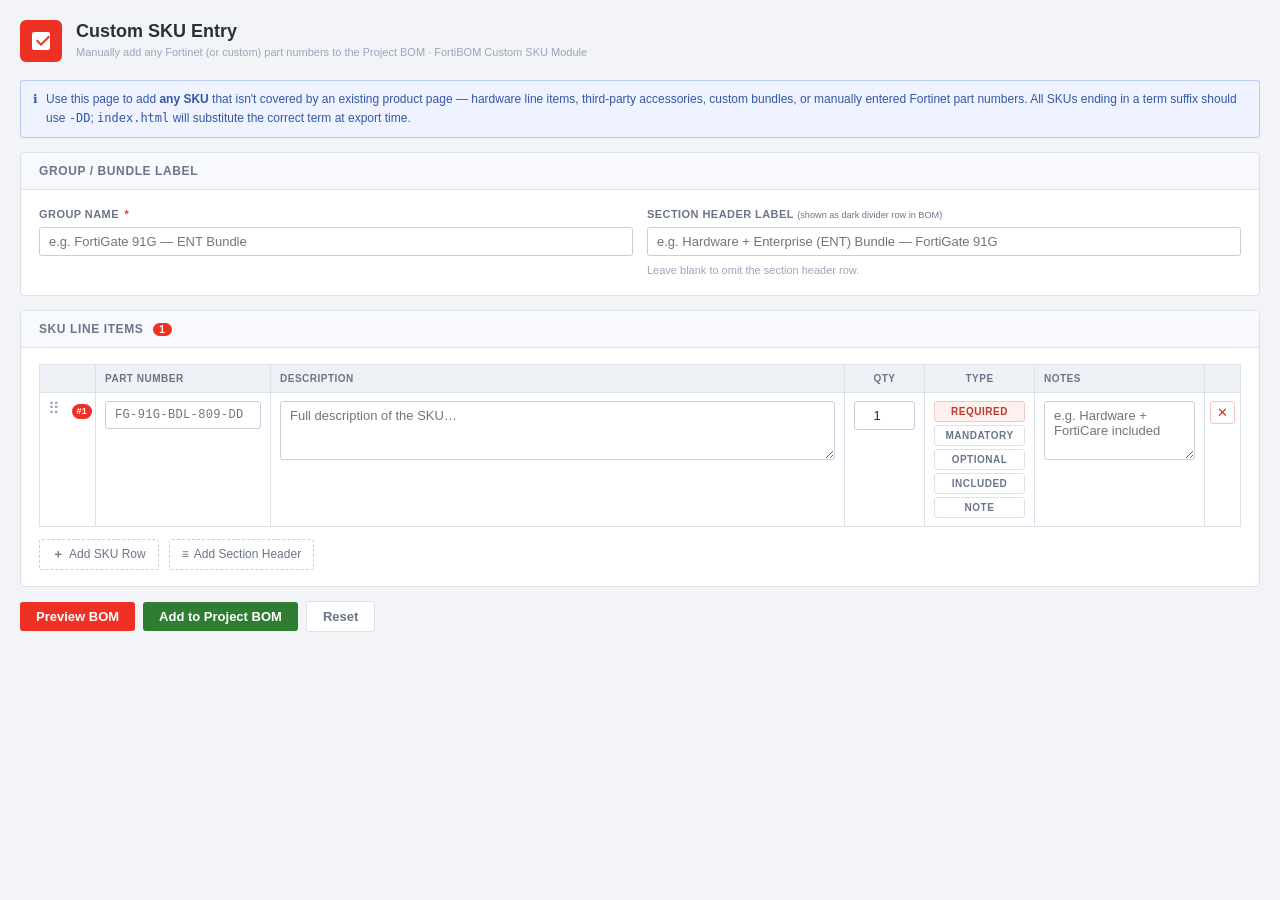
<file: products/custom-sku-bomgen.html>
<!DOCTYPE html>
<html lang="en">
<head>
<meta charset="UTF-8">
<meta name="viewport" content="width=device-width, initial-scale=1.0">
<title>Custom SKU — FortiBOM</title>
<style>
:root {
  --forti-red:              #EE3124;
  --forti-border:           #DDE1E9;
  --forti-bg:               #F2F4F7;
  --forti-white:            #FFFFFF;
  --forti-text:             #2A2F3A;
  --forti-text-secondary:   #6B7589;
  --forti-text-muted:       #9BA5BA;
  --forti-section-header:   #F7F9FC;
  --forti-input-border:     #C8CDD9;
  --forti-table-head:       #EEF1F6;
  --forti-table-stripe:     #F7F9FC;
  --forti-info-bg:          #EEF3FF;
  --forti-info-border:      #B8CBF5;
  --forti-info-text:        #3557A5;
  --forti-warn-bg:          #FFF8EE;
  --forti-warn-border:      #F5D9A0;
  --forti-warn-text:        #8A5800;
}

*, *::before, *::after { box-sizing: border-box; }

body {
  font-family: 'Segoe UI', 'Helvetica Neue', Arial, sans-serif;
  font-size: 13px;
  line-height: 1.5;
  color: var(--forti-text);
  background: var(--forti-bg);
  padding: 20px;
  margin: 0;
}

/* ── Page Header ── */
.page-header {
  display: flex;
  align-items: center;
  gap: 14px;
  margin-bottom: 18px;
}
.page-icon {
  width: 42px; height: 42px;
  background: var(--forti-red);
  border-radius: 6px;
  display: flex; align-items: center; justify-content: center;
  flex-shrink: 0;
}
.page-icon svg { width: 24px; height: 24px; fill: white; }
.page-title { font-size: 18px; font-weight: 700; color: var(--forti-text); line-height: 1.2; }
.page-subtitle { font-size: 11px; color: var(--forti-text-muted); margin-top: 1px; }

/* ── Cards ── */
.card {
  background: var(--forti-white);
  border: 1px solid var(--forti-border);
  border-radius: 4px;
  margin-bottom: 14px;
  overflow: hidden;
}
.card-header {
  background: var(--forti-section-header);
  border-bottom: 1px solid var(--forti-border);
  padding: 9px 18px;
  display: flex;
  align-items: center;
  gap: 8px;
}
.card-header-title {
  font-size: 12px;
  font-weight: 700;
  text-transform: uppercase;
  letter-spacing: .05em;
  color: var(--forti-text-secondary);
}
.card-body { padding: 16px 18px; }

/* ── Form grid ── */
.form-grid {
  display: grid;
  grid-template-columns: repeat(auto-fill, minmax(min(210px,100%), 1fr));
  gap: 14px;
}
.form-grid-wide {
  display: grid;
  grid-template-columns: 1fr 1fr;
  gap: 14px;
}
@media (max-width: 600px) {
  .form-grid-wide { grid-template-columns: 1fr; }
}
.field { display: flex; flex-direction: column; gap: 4px; }
.field.full { grid-column: 1 / -1; }
label {
  font-size: 11px;
  font-weight: 600;
  color: var(--forti-text-secondary);
  text-transform: uppercase;
  letter-spacing: .04em;
}
label .req { color: var(--forti-red); margin-left: 2px; }
input[type=text], input[type=number], select, textarea {
  background: white;
  border: 1px solid var(--forti-input-border);
  border-radius: 3px;
  padding: 6px 9px;
  font-size: 13px;
  font-family: inherit;
  width: 100%;
  color: var(--forti-text);
  transition: border-color .15s, box-shadow .15s;
}
input[type=text]:focus, input[type=number]:focus, select:focus, textarea:focus {
  outline: none;
  border-color: var(--forti-red);
  box-shadow: 0 0 0 2px rgba(238,49,36,.1);
}
input.invalid, select.invalid, textarea.invalid {
  border-color: var(--forti-red);
  background: #fff8f8;
}
.field-err {
  display: none;
  font-size: 11px;
  color: var(--forti-red);
}
textarea { resize: vertical; min-height: 62px; }

/* SKU monospace */
input.sku-input {
  font-family: 'Courier New', monospace;
  font-size: 12px;
  color: #1A4E82;
  text-transform: uppercase;
  letter-spacing: .03em;
}

/* ── Type selector buttons ── */
.type-btn {
  display: block;
  width: 100%;
  padding: 4px 8px;
  border-radius: 3px;
  border: 1px solid var(--forti-border);
  background: white;
  font-size: 10px;
  font-weight: 700;
  text-transform: uppercase;
  letter-spacing: .05em;
  cursor: pointer;
  transition: all .12s;
  color: var(--forti-text-secondary);
  text-align: center;
  margin-bottom: 3px;
}
.type-btn:last-child { margin-bottom: 0; }
.type-btn:hover { border-color: #aaa; }
.type-btn.selected-req  { background:#FEF0EE; color:#C0392B; border-color:#F5C6C2; }
.type-btn.selected-mand { background:#FFF8EE; color:#8A5800; border-color:#F5D9A0; }
.type-btn.selected-opt  { background:#EEF3FF; color:#3557A5; border-color:#B8CBF5; }
.type-btn.selected-inc  { background:#EEF3FF; color:#3557A5; border-color:#B8CBF5; }
.type-btn.selected-note { background:var(--forti-bg); color:var(--forti-text-secondary); border-color:#C8CDD9; }

/* ── SKU entry table ── */
.sku-entry-table {
  width: 100%;
  border-collapse: collapse;
  table-layout: fixed;
}
.sku-entry-table colgroup col.col-drag  { width: 28px; }
.sku-entry-table colgroup col.col-num   { width: 28px; }
.sku-entry-table colgroup col.col-sku   { width: 175px; }
.sku-entry-table colgroup col.col-desc  { width: auto; }
.sku-entry-table colgroup col.col-qty   { width: 80px; }
.sku-entry-table colgroup col.col-type  { width: 110px; }
.sku-entry-table colgroup col.col-notes { width: 170px; }
.sku-entry-table colgroup col.col-del   { width: 36px; }

/* header row */
.sku-entry-table thead th {
  background: var(--forti-table-head);
  border: 1px solid var(--forti-border);
  padding: 6px 9px;
  font-size: 10px;
  font-weight: 700;
  text-transform: uppercase;
  letter-spacing: .05em;
  color: var(--forti-text-secondary);
  text-align: left;
  white-space: nowrap;
}
.sku-entry-table thead th.th-center { text-align: center; }

/* body cells */
.sku-entry-table tbody td {
  border: 1px solid var(--forti-border);
  padding: 8px 9px;
  vertical-align: top;
  background: white;
}
.sku-entry-table tbody tr:nth-child(even) td { background: var(--forti-table-stripe); }
.sku-entry-table tbody tr:nth-child(even) td.td-drag,
.sku-entry-table tbody tr:nth-child(even) td.td-num  { background: var(--forti-table-stripe); }

/* section-header rows span full width */
.sku-entry-table tbody tr.section-entry-row td {
  background: #EAECF3 !important;
  border-top: 2px solid #C5CAD9;
  padding: 7px 10px;
}

.td-drag {
  text-align: center;
  padding: 8px 4px !important;
  border-right: none !important;
}
.td-num {
  text-align: center;
  padding: 8px 4px !important;
  border-left: none !important;
}
.td-qty { text-align: center; }
.td-type { vertical-align: top; }
.td-del  { text-align: center; padding: 8px 4px !important; }

/* row number pill */
.sku-row-number {
  display: inline-block;
  background: var(--forti-red);
  color: white;
  font-size: 9px;
  font-weight: 700;
  padding: 1px 5px;
  border-radius: 10px;
  letter-spacing: .04em;
}

.remove-btn {
  background: none;
  border: 1px solid #F5C6C2;
  border-radius: 3px;
  color: #C0392B;
  cursor: pointer;
  font-size: 13px;
  line-height: 1;
  padding: 4px 6px;
  transition: background .12s;
}
.remove-btn:hover { background: #FEF0EE; }

/* drag handle — now lives in its own td */
.sku-rows { display: block; }
/* ── Add row buttons ── */
.add-row-btn {
  display: inline-flex;
  align-items: center;
  gap: 5px;
  padding: 6px 12px;
  border-radius: 3px;
  border: 1px dashed var(--forti-input-border);
  background: white;
  font-size: 12px;
  color: var(--forti-text-secondary);
  cursor: pointer;
  transition: all .12s;
}
.add-row-btn:hover {
  border-color: var(--forti-red);
  color: var(--forti-red);
  background: #FEF8F8;
}

/* ── Section header builder ── */
.section-label-input {
  font-family: inherit;
  font-size: 11px;
  font-weight: 700;
  text-transform: uppercase;
  letter-spacing: .06em;
  color: var(--forti-text-secondary);
}

/* ── Group name ── */
.group-name-bar {
  display: flex;
  align-items: center;
  gap: 10px;
  margin-bottom: 8px;
}
.group-name-bar input {
  font-weight: 600;
  font-size: 13px;
  max-width: 340px;
}

/* ── Callout boxes ── */
.callout { border-radius:3px; padding:9px 12px; font-size:12px; line-height:1.6; display:flex; gap:8px; }
.info { background:var(--forti-info-bg); border:1px solid var(--forti-info-border); color:var(--forti-info-text); }
.warn { background:var(--forti-warn-bg); border:1px solid var(--forti-warn-border); color:var(--forti-warn-text); }

/* ── Action buttons ── */
.action-row {
  display: flex;
  gap: 8px;
  align-items: center;
  flex-wrap: wrap;
  margin-bottom: 14px;
}
.btn {
  padding: 7px 16px;
  border-radius: 3px;
  border: none;
  font-size: 13px;
  font-weight: 600;
  cursor: pointer;
  transition: filter .12s, opacity .12s;
}
.btn:hover { filter: brightness(.92); }
.btn-primary { background: var(--forti-red); color: white; }
.btn-success { background: #2E7D32; color: white; }
.btn-secondary {
  background: white;
  color: var(--forti-text-secondary);
  border: 1px solid var(--forti-border);
}
.btn-sm {
  padding: 4px 10px;
  font-size: 11px;
}
#smsg {
  font-size: 12px;
  font-weight: 600;
  color: #2E7D32;
  display: none;
}
#smsg.error { color: var(--forti-red); }

/* ── BOM Preview table ── */
#bom-section { display: none; }
table { width:100%; border-collapse:collapse; font-size:12px; }
thead th {
  background: var(--forti-table-head);
  border: 1px solid var(--forti-border);
  padding: 7px 11px;
  font-size: 10px;
  text-transform: uppercase;
  letter-spacing: .05em;
  color: var(--forti-text-secondary);
  text-align: left;
  white-space: nowrap;
}
tbody td {
  border: 1px solid var(--forti-border);
  padding: 7px 11px;
  vertical-align: top;
}
tbody tr:nth-child(even) td { background: var(--forti-table-stripe); }
.section-row td {
  background: #EAECF3 !important;
  font-weight: 700;
  font-size: 10px;
  text-transform: uppercase;
  letter-spacing: .06em;
  color: var(--forti-text-secondary);
  padding: 5px 11px;
  border-top: 2px solid #C5CAD9;
}
.sku-cell {
  font-family: 'Courier New', monospace;
  font-size: 11px;
  color: #1A4E82;
  font-weight: 600;
  white-space: nowrap;
}
.desc-cell { color: var(--forti-text-muted); max-width: 400px; }
.notes-cell { color: var(--forti-text-muted); font-size: 11px; white-space: nowrap; }
.badge {
  font-size: 9px;
  font-weight: 700;
  text-transform: uppercase;
  letter-spacing: .05em;
  border-radius: 2px;
  padding: 1px 4px;
  display: inline-block;
  white-space: nowrap;
}
.badge-req  { background:#FEF0EE; color:#C0392B; border:1px solid #F5C6C2; }
.badge-mand { background:#FFF8EE; color:#8A5800; border:1px solid #F5D9A0; }
.badge-opt  { background:#EEF3FF; color:#3557A5; border:1px solid #B8CBF5; }
.badge-inc  { background:#EEF3FF; color:#3557A5; border:1px solid #B8CBF5; }
.qty-cell { text-align: center; font-weight: 600; white-space: nowrap; }

.sku-entry-table tbody tr.dragging { opacity: .45; }

/* drag handle */
.drag-handle {
  cursor: grab;
  color: var(--forti-text-muted);
  font-size: 16px;
  line-height: 1;
  user-select: none;
  display: block;
  text-align: center;
}
.drag-handle:active { cursor: grabbing; }

/* section counter badge */
.row-count-badge {
  font-size: 10px;
  background: var(--forti-red);
  color: white;
  border-radius: 10px;
  padding: 1px 6px;
  margin-left: 6px;
}

/* ── Autocomplete Dropdown ── */
.ac-dropdown {
  position: fixed;
  z-index: 9999;
  background: white;
  border: 1px solid var(--forti-input-border);
  border-radius: 3px;
  box-shadow: 0 4px 12px rgba(0,0,0,.15);
  max-height: 260px;
  overflow-y: auto;
  display: none;
  min-width: 300px;
}
.ac-item {
  padding: 7px 10px;
  cursor: pointer;
  border-bottom: 1px solid var(--forti-border);
}
.ac-item:last-child { border-bottom: none; }
.ac-item:hover, .ac-item.ac-item-active { background: var(--forti-info-bg); }
.ac-item-sku {
  font-family: 'Courier New', monospace;
  font-size: 11px;
  font-weight: 700;
  color: #1A4E82;
  letter-spacing: .03em;
  text-transform: uppercase;
}
.ac-item-desc {
  font-size: 11px;
  color: var(--forti-text-secondary);
  white-space: nowrap;
  overflow: hidden;
  text-overflow: ellipsis;
}

/* ── Normalize / As-Is toggle ── */
.norm-toggle {
  display: none;
  align-items: center;
  gap: 3px;
  margin-top: 5px;
  flex-wrap: nowrap;
}
.norm-toggle-label {
  font-size: 10px;
  font-weight: 600;
  color: var(--forti-text-muted);
  text-transform: uppercase;
  letter-spacing: .04em;
  white-space: nowrap;
  margin-right: 1px;
}
.norm-toggle-btn {
  padding: 2px 7px;
  border-radius: 2px;
  border: 1px solid var(--forti-border);
  background: white;
  cursor: pointer;
  font-size: 10px;
  font-weight: 700;
  color: var(--forti-text-muted);
  letter-spacing: .04em;
  white-space: nowrap;
  transition: all .1s;
}
.norm-toggle-btn:hover { border-color: #aaa; }
.norm-toggle-btn.nt-active {
  background: var(--forti-info-bg);
  color: var(--forti-info-text);
  border-color: var(--forti-info-border);
}
</style>
</head>
<body>

<!-- Page Header -->
<div class="page-header">
  <div class="page-icon">
    <svg viewBox="0 0 24 24" xmlns="http://www.w3.org/2000/svg">
      <path d="M19 3H5a2 2 0 0 0-2 2v14a2 2 0 0 0 2 2h14a2 2 0 0 0 2-2V5a2 2 0 0 0-2-2zm-7 14l-5-5 1.41-1.41L12 14.17l7.59-7.59L21 8l-9 9z"/>
    </svg>
  </div>
  <div>
    <div class="page-title">Custom SKU Entry</div>
    <div class="page-subtitle">Manually add any Fortinet (or custom) part numbers to the Project BOM · FortiBOM Custom SKU Module</div>
  </div>
</div>

<!-- Info callout -->
<div class="callout info" style="margin-bottom:14px;">
  <span>ℹ</span>
  <div>
    Use this page to add <strong>any SKU</strong> that isn't covered by an existing product page — hardware line items, third-party accessories, custom bundles, or manually entered Fortinet part numbers.
    All SKUs ending in a term suffix should use <code>-DD</code>; <code>index.html</code> will substitute the correct term at export time.
  </div>
</div>

<!-- ── Group Settings ── -->
<div class="card">
  <div class="card-header">
    <div class="card-header-title">Group / Bundle Label</div>
  </div>
  <div class="card-body">
    <div class="form-grid-wide">
      <div class="field">
        <label>Group Name <span class="req">*</span></label>
        <input type="text" id="f-group-name" placeholder="e.g. FortiGate 91G — ENT Bundle" oninput="clearErr('f-group-name','err-group-name')">
        <span class="field-err" id="err-group-name">Group name is required</span>
      </div>
      <div class="field">
        <label>Section Header Label <small style="font-weight:400;text-transform:none;letter-spacing:0;">(shown as dark divider row in BOM)</small></label>
        <input type="text" id="f-section-label" placeholder="e.g. Hardware + Enterprise (ENT) Bundle — FortiGate 91G">
        <span style="font-size:11px;color:var(--forti-text-muted);margin-top:2px;">Leave blank to omit the section header row.</span>
      </div>
    </div>
  </div>
</div>

<!-- ── SKU Rows ── -->
<div class="card">
  <div class="card-header">
    <div class="card-header-title">
      SKU Line Items
      <span class="row-count-badge" id="row-count-badge">0</span>
    </div>
  </div>
  <div class="card-body">

    <div style="overflow-x:auto;">
      <table class="sku-entry-table">
        <colgroup>
          <col class="col-drag">
          <col class="col-num">
          <col class="col-sku">
          <col class="col-desc">
          <col class="col-qty">
          <col class="col-type">
          <col class="col-notes">
          <col class="col-del">
        </colgroup>
        <thead>
          <tr>
            <th colspan="2"></th>
            <th>Part Number</th>
            <th>Description</th>
            <th class="th-center">Qty</th>
            <th class="th-center">Type</th>
            <th>Notes</th>
            <th></th>
          </tr>
        </thead>
        <tbody id="sku-rows"></tbody>
      </table>
    </div>

    <div style="display:flex;gap:10px;margin-top:12px;flex-wrap:wrap;">
      <button class="add-row-btn" onclick="addSkuRow()">
        <strong>＋</strong> Add SKU Row
      </button>
      <button class="add-row-btn" onclick="addSectionRow()">
        <strong>≡</strong> Add Section Header
      </button>
    </div>

    <div id="err-no-rows" style="display:none;font-size:11px;color:var(--forti-red);margin-top:8px;">
      ⚠ Add at least one SKU row before generating a BOM.
    </div>
  </div>
</div>

<!-- ── Actions ── -->
<div class="action-row">
  <button class="btn btn-primary" onclick="generateBOM()">Preview BOM</button>
  <button class="btn btn-success" onclick="addToProjectBOM()">Add to Project BOM</button>
  <button class="btn btn-secondary" onclick="resetForm()">Reset</button>
  <span id="smsg"></span>
</div>

<!-- ── BOM Preview ── -->
<div id="bom-section" class="card">
  <div class="card-header" style="justify-content:space-between;">
    <div class="card-header-title">BOM Preview</div>
    <div style="display:flex;gap:6px;">
      <button class="btn btn-secondary btn-sm" onclick="copyTSV()">Copy TSV</button>
      <button class="btn btn-secondary btn-sm" onclick="window.print()">Print</button>
    </div>
  </div>
  <div class="card-body" style="padding:0;overflow-x:auto;-webkit-overflow-scrolling:touch;">
    <table>
      <thead>
        <tr>
          <th>Part Number</th>
          <th>Description</th>
          <th>Qty</th>
          <th>Type</th>
          <th>Notes</th>
        </tr>
      </thead>
      <tbody id="bom-tbody"></tbody>
    </table>
  </div>
</div>

<script>
// ─────────────────────────────────────────────
//  State
// ─────────────────────────────────────────────
let _rowIdCounter = 0;
let _lastRows  = [];
let _lastLabel = '';
let _lastMeta  = {};

const KIND_OPTIONS = [
  { value: 'req',  label: 'REQUIRED',  cls: 'selected-req'  },
  { value: 'mand', label: 'MANDATORY', cls: 'selected-mand' },
  { value: 'opt',  label: 'OPTIONAL',  cls: 'selected-opt'  },
  { value: 'inc',  label: 'INCLUDED',  cls: 'selected-inc'  },
  { value: 'note', label: 'NOTE',      cls: 'selected-note' },
];

// ─────────────────────────────────────────────
//  Row builders
// ─────────────────────────────────────────────
function newId() { return ++_rowIdCounter; }

function addSkuRow(data) {
  const id = newId();
  data = data || {};
  const tbody = document.getElementById('sku-rows');

  const tr = document.createElement('tr');
  tr.dataset.rowId = id;
  tr.dataset.rowType = 'sku';
  tr.draggable = true;
  tr.innerHTML = `
    <td class="td-drag">
      <span class="drag-handle" title="Drag to reorder">⠿</span>
    </td>
    <td class="td-num">
      <span class="sku-row-number">#${countSkuRows() + 1}</span>
    </td>
    <td>
      <input type="text" class="sku-input" id="sku-${id}" placeholder="FG-91G-BDL-809-DD"
             value="${escHtml(data.sku||'')}"
             oninput="this.value=this.value.toUpperCase();clearRowErr(${id})">
      <div class="norm-toggle" id="norm-toggle-${id}">
        <span class="norm-toggle-label">Term:</span>
        <button type="button" class="norm-toggle-btn nt-active" id="norm-btn-dd-${id}"
                onclick="setRowNormalized(${id}, true)">-DD</button>
        <button type="button" class="norm-toggle-btn" id="norm-btn-asis-${id}"
                onclick="setRowNormalized(${id}, false)">As-Is</button>
      </div>
      <div class="field-err" id="err-sku-${id}">Part number required</div>
    </td>
    <td>
      <textarea id="desc-${id}" rows="3" placeholder="Full description of the SKU…"
                style="min-height:0;resize:vertical;"
                oninput="clearRowErr(${id})">${escHtml(data.desc||'')}</textarea>
      <div class="field-err" id="err-desc-${id}">Description required</div>
    </td>
    <td class="td-qty">
      <input type="number" id="qty-${id}" min="1" value="${data.qty||1}"
             style="text-align:center;"
             oninput="clearRowErr(${id})">
      <div class="field-err" id="err-qty-${id}">≥ 1</div>
    </td>
    <td class="td-type">
      <div id="type-btns-${id}">
        ${KIND_OPTIONS.map(k => `<button type="button" class="type-btn${(data.kind||'req')===k.value?' '+k.cls:''}"
          data-kind="${k.value}" onclick="selectKind(${id},'${k.value}')">${k.label}</button>`).join('')}
      </div>
    </td>
    <td>
      <textarea id="notes-${id}" rows="3" placeholder="e.g. Hardware + FortiCare included"
                style="min-height:0;resize:vertical;">${escHtml(data.note||'')}</textarea>
    </td>
    <td class="td-del">
      <button class="remove-btn" onclick="removeRow(this)" title="Remove row">✕</button>
    </td>
  `;

  // wire drag events
  tr.addEventListener('dragstart', onDragStart);
  tr.addEventListener('dragover',  onDragOver);
  tr.addEventListener('dragleave', onDragLeave);
  tr.addEventListener('drop',      onDrop);
  tr.addEventListener('dragend',   onDragEnd);

  tbody.appendChild(tr);
  updateRowNumbers();
  updateRowCountBadge();
  attachSkuAutocomplete(id);
  attachDescAutocomplete(id);
}

function addSectionRow(data) {
  const id = newId();
  data = data || {};
  const tbody = document.getElementById('sku-rows');

  const tr = document.createElement('tr');
  tr.className = 'section-entry-row';
  tr.dataset.rowId = id;
  tr.dataset.rowType = 'section';
  tr.draggable = true;
  tr.innerHTML = `
    <td colspan="7" style="padding:6px 10px!important;">
      <div style="display:flex;align-items:center;gap:8px;">
        <span class="drag-handle" title="Drag to reorder">⠿</span>
        <span style="font-size:10px;font-weight:700;text-transform:uppercase;color:var(--forti-text-muted);white-space:nowrap;flex-shrink:0;">§ Section:</span>
        <input type="text" class="section-label-input" id="sec-${id}"
               placeholder="e.g. Hardware + Enterprise Bundle"
               value="${escHtml(data.label||'')}"
               style="flex:1;background:#EAECF3;border-color:#C5CAD9;font-size:11px;font-weight:700;text-transform:uppercase;letter-spacing:.06em;">
      </div>
    </td>
    <td style="text-align:center;padding:6px 4px!important;background:#EAECF3!important;border-top:2px solid #C5CAD9;">
      <button class="remove-btn" onclick="removeRow(this)" title="Remove row">✕</button>
    </td>
  `;

  tr.addEventListener('dragstart', onDragStart);
  tr.addEventListener('dragover',  onDragOver);
  tr.addEventListener('dragleave', onDragLeave);
  tr.addEventListener('drop',      onDrop);
  tr.addEventListener('dragend',   onDragEnd);

  tbody.appendChild(tr);
  updateRowNumbers();
  updateRowCountBadge();
}

function removeRow(btn) {
  const tr = btn.closest('tr');
  _rowPricingItems.delete(parseInt(tr.dataset.rowId, 10));
  tr.remove();
  updateRowNumbers();
  updateRowCountBadge();
}

function selectKind(id, kind) {
  const container = document.getElementById(`type-btns-${id}`);
  container.querySelectorAll('.type-btn').forEach(btn => {
    const match = btn.dataset.kind === kind;
    // remove all selected-* classes then add if match
    KIND_OPTIONS.forEach(k => btn.classList.remove(k.cls));
    if (match) {
      const opt = KIND_OPTIONS.find(k => k.value === kind);
      if (opt) btn.classList.add(opt.cls);
    }
  });
}

function countSkuRows() {
  return document.querySelectorAll('#sku-rows tr[data-row-type="sku"]').length;
}

function updateRowNumbers() {
  let n = 0;
  document.querySelectorAll('#sku-rows tr[data-row-type="sku"]').forEach(tr => {
    n++;
    const badge = tr.querySelector('.sku-row-number');
    if (badge) badge.textContent = '#' + n;
  });
}

function updateRowCountBadge() {
  const total = document.querySelectorAll('#sku-rows tr').length;
  document.getElementById('row-count-badge').textContent = total;
}

// ─────────────────────────────────────────────
//  Drag-and-drop reordering
// ─────────────────────────────────────────────
let _dragSrc = null;

function onDragStart(e) {
  _dragSrc = this;
  this.style.opacity = '.45';
  e.dataTransfer.effectAllowed = 'move';
}
function onDragOver(e) {
  e.preventDefault();
  e.dataTransfer.dropEffect = 'move';
  if (this !== _dragSrc) this.style.outline = '2px solid var(--forti-red)';
}
function onDragLeave() { this.style.outline = ''; }
function onDrop(e) {
  e.stopPropagation();
  if (_dragSrc && _dragSrc !== this) {
    const tbody = document.getElementById('sku-rows');
    const allRows = [...tbody.querySelectorAll('tr')];
    const srcIdx  = allRows.indexOf(_dragSrc);
    const tgtIdx  = allRows.indexOf(this);
    if (srcIdx < tgtIdx) {
      this.after(_dragSrc);
    } else {
      this.before(_dragSrc);
    }
  }
  this.style.outline = '';
}
function onDragEnd() {
  this.style.opacity = '';
  document.querySelectorAll('#sku-rows tr').forEach(r => r.style.outline = '');
  updateRowNumbers();
}

// ─────────────────────────────────────────────
//  Validation helpers
// ─────────────────────────────────────────────
function clearErr(fieldId, errId) {
  document.getElementById(fieldId)?.classList.remove('invalid');
  const e = document.getElementById(errId);
  if (e) e.style.display = 'none';
}
function showErr(fieldId, errId) {
  document.getElementById(fieldId)?.classList.add('invalid');
  const e = document.getElementById(errId);
  if (e) e.style.display = 'block';
}
function clearRowErr(id) {
  [`sku-${id}`,`desc-${id}`,`qty-${id}`].forEach(fid => {
    document.getElementById(fid)?.classList.remove('invalid');
  });
  [`err-sku-${id}`,`err-desc-${id}`,`err-qty-${id}`].forEach(eid => {
    const e = document.getElementById(eid);
    if (e) e.style.display = 'none';
  });
}

// ─────────────────────────────────────────────
//  generateBOM
// ─────────────────────────────────────────────
function generateBOM() {
  let valid = true;
  const rows = [];

  // Validate group name
  const groupName = document.getElementById('f-group-name').value.trim();
  if (!groupName) {
    showErr('f-group-name','err-group-name');
    valid = false;
  } else {
    clearErr('f-group-name','err-group-name');
  }

  // Check we have at least one SKU row
  const skuRowEls = document.querySelectorAll('#sku-rows tr[data-row-type="sku"]');
  if (skuRowEls.length === 0) {
    document.getElementById('err-no-rows').style.display = 'block';
    valid = false;
  } else {
    document.getElementById('err-no-rows').style.display = 'none';
  }

  if (!valid) return false;

  // Optional section header row at top
  const sectionLabel = document.getElementById('f-section-label').value.trim();
  if (sectionLabel) {
    rows.push({ section: sectionLabel });
  }

  // Walk all rows in DOM order
  document.querySelectorAll('#sku-rows tr').forEach(row => {
    const id = row.dataset.rowId;
    const type = row.dataset.rowType;

    if (type === 'section') {
      const label = document.getElementById(`sec-${id}`)?.value.trim();
      if (label) rows.push({ section: label });

    } else {
      // SKU row
      const skuEl  = document.getElementById(`sku-${id}`);
      const descEl = document.getElementById(`desc-${id}`);
      const qtyEl  = document.getElementById(`qty-${id}`);
      const sku    = skuEl?.value.trim() || '';
      const desc   = descEl?.value.trim() || '';
      const qty    = parseInt(qtyEl?.value, 10);
      const note   = document.getElementById(`notes-${id}`)?.value.trim() || '';

      // Get selected kind
      const activeBtnEl = document.querySelector(`#type-btns-${id} .type-btn[class*="selected"]`);
      const kind = activeBtnEl?.dataset.kind || 'req';

      let rowValid = true;
      if (!sku) { showErr(`sku-${id}`, `err-sku-${id}`); rowValid = false; valid = false; }
      if (!desc) { showErr(`desc-${id}`, `err-desc-${id}`); rowValid = false; valid = false; }
      if (!qty || qty < 1) { showErr(`qty-${id}`, `err-qty-${id}`); rowValid = false; valid = false; }

      if (rowValid) {
        rows.push({ sku, desc, qty, kind, note });
      }
    }
  });

  if (!valid) return false;

  _lastRows  = rows;
  _lastLabel = groupName;
  _lastMeta  = {
    group: groupName,
    totalSkus: rows.filter(r => !r.section).length,
    totalQty:  rows.filter(r => !r.section && r.qty).reduce((s,r) => s + r.qty, 0),
  };

  renderBOM(rows);
  return true;
}

// ─────────────────────────────────────────────
//  renderBOM
// ─────────────────────────────────────────────
const BADGE_MAP = {
  req:  '<span class="badge badge-req">REQUIRED</span>',
  mand: '<span class="badge badge-mand">MANDATORY</span>',
  opt:  '<span class="badge badge-opt">OPTIONAL</span>',
  inc:  '<span class="badge badge-inc">INCLUDED</span>',
  note: '',
};

function renderBOM(rows) {
  const tbody = document.getElementById('bom-tbody');
  tbody.innerHTML = '';

  rows.forEach(row => {
    const tr = document.createElement('tr');
    if (row.section) {
      tr.className = 'section-row';
      tr.innerHTML = `<td colspan="5">${escHtml(row.section)}</td>`;
    } else {
      tr.innerHTML = `
        <td class="sku-cell">${escHtml(row.sku)}</td>
        <td class="desc-cell">${escHtml(row.desc)}</td>
        <td class="qty-cell">${row.qty ?? ''}</td>
        <td>${BADGE_MAP[row.kind] || ''}</td>
        <td class="notes-cell">${escHtml(row.note||'')}</td>
      `;
    }
    tbody.appendChild(tr);
  });

  const sec = document.getElementById('bom-section');
  sec.style.display = 'block';
  sec.scrollIntoView({ behavior: 'smooth', block: 'start' });
}

// ─────────────────────────────────────────────
//  addToProjectBOM
// ─────────────────────────────────────────────
function addToProjectBOM() {
  if (!generateBOM()) return;

  window.parent.postMessage({
    type:    'FORTIBOM_ADD',
    product: 'Custom SKU',
    label:   _lastLabel,
    rows:    _lastRows,
    meta:    _lastMeta,
  }, '*');

  const msg = document.getElementById('smsg');
  msg.textContent = `✓ "${_lastLabel}" added to Project BOM`;
  msg.className = '';
  msg.style.display = 'inline';
  setTimeout(() => { msg.style.display = 'none'; }, 4000);
}

// ─────────────────────────────────────────────
//  resetForm
// ─────────────────────────────────────────────
function resetForm() {
  document.getElementById('f-group-name').value = '';
  document.getElementById('f-section-label').value = '';
  document.getElementById('sku-rows').innerHTML = '';
  document.getElementById('bom-section').style.display = 'none';
  document.getElementById('smsg').style.display = 'none';
  document.getElementById('err-no-rows').style.display = 'none';
  clearErr('f-group-name','err-group-name');
  _rowIdCounter = 0;
  _lastRows = [];
  updateRowCountBadge();
}

// ─────────────────────────────────────────────
//  Copy TSV
// ─────────────────────────────────────────────
function copyTSV() {
  if (!_lastRows.length) return;
  const lines = ['Part Number\tDescription\tQty\tType\tNotes'];
  _lastRows.forEach(r => {
    if (r.section) {
      lines.push(`[${r.section}]\t\t\t\t`);
    } else {
      lines.push([r.sku, r.desc, r.qty, r.kind, r.note||''].join('\t'));
    }
  });
  navigator.clipboard.writeText(lines.join('\n')).then(() => {
    const msg = document.getElementById('smsg');
    msg.textContent = '✓ TSV copied to clipboard';
    msg.style.display = 'inline';
    setTimeout(() => { msg.style.display = 'none'; }, 2500);
  });
}

// ─────────────────────────────────────────────
//  Utility
// ─────────────────────────────────────────────
function escHtml(s) {
  return String(s)
    .replace(/&/g,'&amp;').replace(/</g,'&lt;')
    .replace(/>/g,'&gt;').replace(/"/g,'&quot;');
}

// ─────────────────────────────────────────────
//  Pricing IndexDB (same DB as index.html)
// ─────────────────────────────────────────────
let _pricingDb = null;
let _pricingCache = null;
let _pricingLoaded = false;

function openPricingDB() {
  if (_pricingDb) return Promise.resolve(_pricingDb);
  return new Promise((resolve, reject) => {
    const req = indexedDB.open('toolbox_shared', 2);
    req.onupgradeneeded = e => {
      const db = e.target.result;
      if (db.objectStoreNames.contains('datasets')) db.deleteObjectStore('datasets');
      db.createObjectStore('datasets', { keyPath: 'key' });
    };
    req.onsuccess = e => { _pricingDb = e.target.result; resolve(_pricingDb); };
    req.onerror = e => reject(e.target.error);
  });
}

async function getPricingData() {
  if (_pricingLoaded) return _pricingCache;
  try {
    const db = await openPricingDB();
    const record = await new Promise((resolve, reject) => {
      const tx = db.transaction('datasets', 'readonly');
      const req = tx.objectStore('datasets').get('pricing');
      req.onsuccess = e => resolve(e.target.result || null);
      req.onerror = e => reject(e.target.error);
    });
    _pricingCache = record ? record.data : null;
    _pricingLoaded = true;
    return _pricingCache;
  } catch(e) {
    _pricingLoaded = true;
    _pricingCache = null;
    return null;
  }
}

// ─────────────────────────────────────────────
//  Autocomplete — singleton dropdown
// ─────────────────────────────────────────────
let _acDropdown = null;
let _acOnSelect = null;
let _acItems = [];
let _acIndex = -1;

function getAcDropdown() {
  if (!_acDropdown) {
    _acDropdown = document.createElement('div');
    _acDropdown.className = 'ac-dropdown';
    _acDropdown.addEventListener('mousedown', e => e.preventDefault());
    document.body.appendChild(_acDropdown);
  }
  return _acDropdown;
}

function showAcDropdown(inputEl, items, onSelect) {
  const dd = getAcDropdown();
  _acOnSelect = onSelect;
  _acItems = items;
  _acIndex = -1;

  dd.innerHTML = '';
  if (!items.length) { hideAcDropdown(); return; }

  items.forEach((item, i) => {
    const div = document.createElement('div');
    div.className = 'ac-item';
    const skuDiv = document.createElement('div');
    skuDiv.className = 'ac-item-sku';
    skuDiv.textContent = item.sku;
    const descDiv = document.createElement('div');
    descDiv.className = 'ac-item-desc';
    descDiv.textContent = item.desc1;
    div.appendChild(skuDiv);
    div.appendChild(descDiv);
    div.addEventListener('mouseenter', () => setAcActiveIndex(i));
    div.addEventListener('mousedown', () => {
      _acOnSelect && _acOnSelect(_acItems[i]);
      hideAcDropdown();
    });
    dd.appendChild(div);
  });

  const rect = inputEl.getBoundingClientRect();
  dd.style.display = 'block';
  dd.style.top  = (rect.bottom + 2) + 'px';
  dd.style.left = rect.left + 'px';
  dd.style.width = Math.max(rect.width, 320) + 'px';
}

function hideAcDropdown() {
  if (_acDropdown) _acDropdown.style.display = 'none';
  _acItems = [];
  _acIndex = -1;
  _acOnSelect = null;
}

function setAcActiveIndex(i) {
  _acIndex = i;
  if (!_acDropdown) return;
  _acDropdown.querySelectorAll('.ac-item').forEach((el, idx) => {
    el.classList.toggle('ac-item-active', idx === i);
    if (idx === i) el.scrollIntoView({ block: 'nearest' });
  });
}

function acKeydown(e) {
  if (!_acDropdown || _acDropdown.style.display === 'none') return;
  if (e.key === 'ArrowDown') {
    e.preventDefault();
    setAcActiveIndex(Math.min(_acIndex + 1, _acItems.length - 1));
  } else if (e.key === 'ArrowUp') {
    e.preventDefault();
    setAcActiveIndex(Math.max(_acIndex - 1, 0));
  } else if (e.key === 'Enter') {
    if (_acIndex >= 0) {
      e.preventDefault();
      _acOnSelect && _acOnSelect(_acItems[_acIndex]);
    }
    hideAcDropdown();
  } else if (e.key === 'Escape') {
    e.preventDefault();
    hideAcDropdown();
  }
}

document.addEventListener('click', e => {
  if (_acDropdown && !_acDropdown.contains(e.target)) hideAcDropdown();
});

// ─────────────────────────────────────────────
//  Pricing search helpers
// ─────────────────────────────────────────────
function rowToAcItem(row) {
  return {
    sku:     row.SKU || '',
    desc1:   row['Description #1'] || '',
    desc2:   row['Description #2'] || '',
    product: row.Product || '',
    item:    row.Item || '',
  };
}

async function searchBySku(query) {
  const data = await getPricingData();
  if (!data || !data.rows) return [];
  const q = query.trim().toUpperCase();
  if (q.length < 2) return [];
  return data.rows
    .filter(row => (row.SKU || '').toUpperCase().includes(q))
    .slice(0, 15)
    .map(rowToAcItem);
}

async function searchByDesc(query) {
  const data = await getPricingData();
  if (!data || !data.rows) return [];
  const terms = query.trim().toLowerCase().split(/\s+/).filter(t => t.length > 0);
  if (!terms.length || terms[0].length < 3) return [];
  return data.rows
    .filter(row => {
      const d = (row['Description #1'] || '').toLowerCase();
      return terms.every(t => d.includes(t));
    })
    .slice(0, 15)
    .map(rowToAcItem);
}

async function findExactSku(sku) {
  const data = await getPricingData();
  if (!data || !data.rows) return null;
  const q = sku.trim().toUpperCase();
  const row = data.rows.find(r => (r.SKU || '').toUpperCase() === q);
  return row ? rowToAcItem(row) : null;
}

async function findExactDesc(desc) {
  const data = await getPricingData();
  if (!data || !data.rows) return null;
  const q = desc.trim().toLowerCase();
  const row = data.rows.find(r => (r['Description #1'] || '').toLowerCase() === q);
  return row ? rowToAcItem(row) : null;
}

// ─────────────────────────────────────────────
//  Normalization helpers
// ─────────────────────────────────────────────
function normalizeSkuTerm(sku) {
  return sku.replace(/-(?:12|24|36|48|60)$/i, '-DD');
}

function normalizeDesc(desc) {
  return desc.replace(/\b\d+\s+[Yy]ears?\s+/g, '');
}

// ─────────────────────────────────────────────
//  Per-row pricing state  { item, normalized }
// ─────────────────────────────────────────────
const _rowPricingItems = new Map();

function fillRowFromPricing(id, item) {
  _rowPricingItems.set(id, { item, normalized: true });
  applyPricingToRow(id);
  _showNormToggle(id);
  clearRowErr(id);
}

function applyPricingToRow(id) {
  const state = _rowPricingItems.get(id);
  if (!state) return;
  const { item, normalized } = state;

  const skuEl = document.getElementById(`sku-${id}`);
  if (skuEl) skuEl.value = normalized
    ? normalizeSkuTerm(item.sku).toUpperCase()
    : item.sku.toUpperCase();

  const descEl = document.getElementById(`desc-${id}`);
  if (descEl) descEl.value = normalized ? normalizeDesc(item.desc1) : item.desc1;

  const notesEl = document.getElementById(`notes-${id}`);
  if (notesEl) notesEl.value = normalized ? normalizeDesc(item.desc2) : item.desc2;
}

function setRowNormalized(id, normalized) {
  const state = _rowPricingItems.get(id);
  if (!state) return;
  state.normalized = normalized;
  applyPricingToRow(id);
  _updateNormToggle(id, normalized);
  clearRowErr(id);
}

function _showNormToggle(id) {
  const el = document.getElementById(`norm-toggle-${id}`);
  if (el) el.style.display = 'flex';
  _updateNormToggle(id, true);
}

function _updateNormToggle(id, normalized) {
  document.getElementById(`norm-btn-dd-${id}`)?.classList.toggle('nt-active', normalized);
  document.getElementById(`norm-btn-asis-${id}`)?.classList.toggle('nt-active', !normalized);
}

// ─────────────────────────────────────────────
//  Attach autocomplete to a row's inputs
// ─────────────────────────────────────────────
function attachSkuAutocomplete(id) {
  const inputEl = document.getElementById(`sku-${id}`);
  if (!inputEl) return;

  inputEl.addEventListener('input', async () => {
    const q = inputEl.value;
    if (q.trim().length < 2) { hideAcDropdown(); return; }
    const matches = await searchBySku(q);
    showAcDropdown(inputEl, matches, item => fillRowFromPricing(id, item));
  });

  inputEl.addEventListener('keydown', acKeydown);

  inputEl.addEventListener('blur', async () => {
    const q = inputEl.value.trim();
    if (q) {
      const match = await findExactSku(q);
      if (match) fillRowFromPricing(id, match);
    }
    setTimeout(hideAcDropdown, 150);
  });
}

function attachDescAutocomplete(id) {
  const inputEl = document.getElementById(`desc-${id}`);
  if (!inputEl) return;

  inputEl.addEventListener('input', async () => {
    const q = inputEl.value;
    if (q.trim().length < 3) { hideAcDropdown(); return; }
    const matches = await searchByDesc(q);
    showAcDropdown(inputEl, matches, item => fillRowFromPricing(id, item));
  });

  inputEl.addEventListener('keydown', acKeydown);

  inputEl.addEventListener('blur', async () => {
    const q = inputEl.value.trim();
    if (q) {
      const match = await findExactDesc(q);
      if (match) fillRowFromPricing(id, match);
    }
    setTimeout(hideAcDropdown, 150);
  });
}

// ─────────────────────────────────────────────
//  Init — start with one blank SKU row
// ─────────────────────────────────────────────
addSkuRow();
</script>
</body>
</html>
</file>
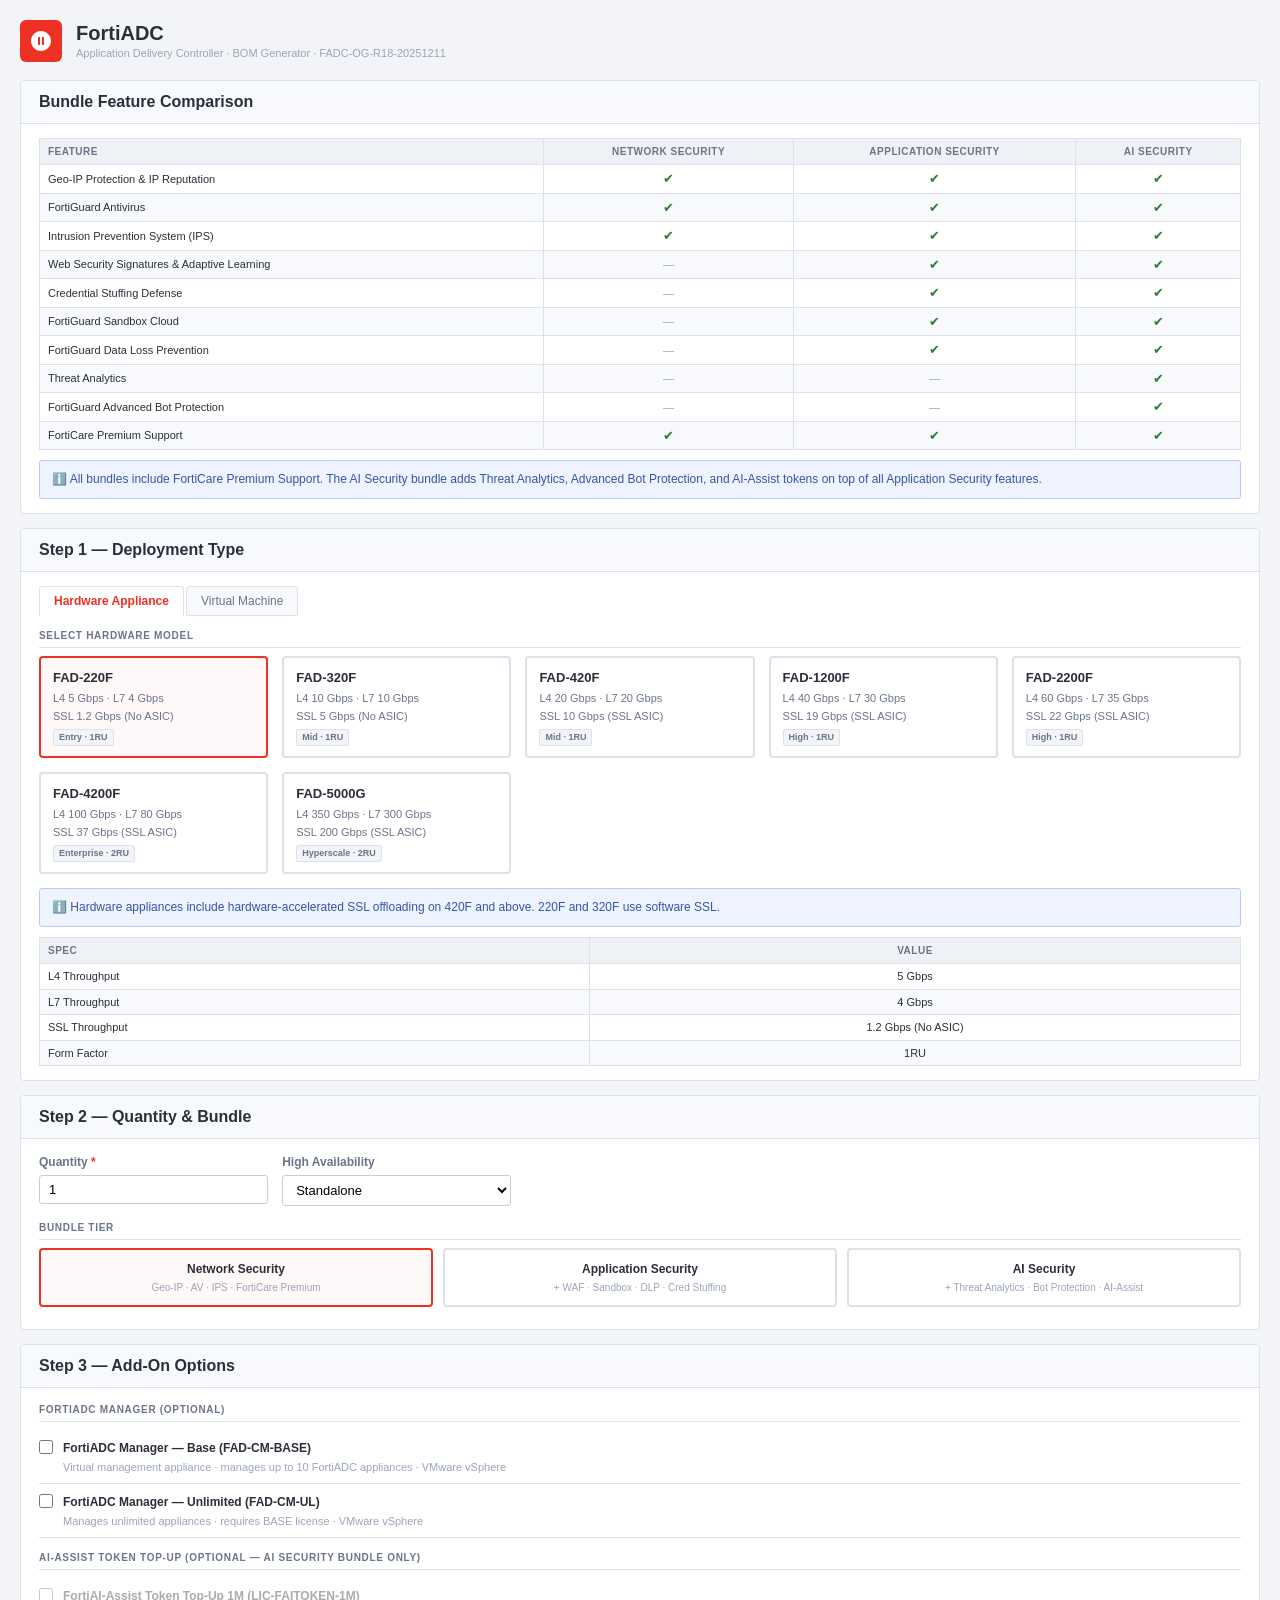
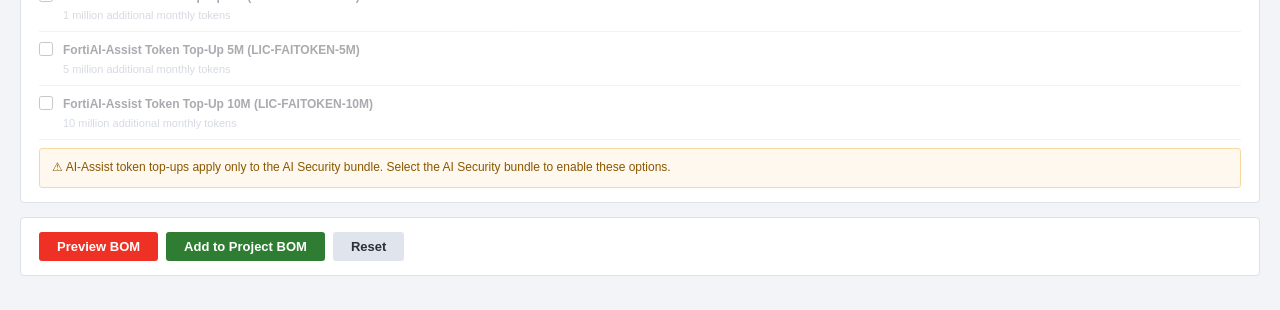
<file: products/fortiadc-bomgen.html>
<!DOCTYPE html>
<html lang="en">
<head>
<meta charset="UTF-8">
<meta name="viewport" content="width=device-width,initial-scale=1">
<title>FortiADC BOM Generator</title>
<style>
:root{
  --forti-red:#EE3124;
  --forti-border:#DDE1E9;
  --forti-bg:#F2F4F7;
  --forti-white:#FFFFFF;
  --forti-text:#2A2F3A;
  --forti-text-secondary:#6B7589;
  --forti-text-muted:#9BA5BA;
  --forti-section-header:#F7F9FC;
  --forti-input-border:#C8CDD9;
  --forti-table-head:#EEF1F6;
  --forti-table-stripe:#F7F9FC;
  --forti-info-bg:#EEF3FF;
  --forti-info-border:#B8CBF5;
  --forti-info-text:#3557A5;
  --forti-warn-bg:#FFF8EE;
  --forti-warn-border:#F5D9A0;
  --forti-warn-text:#8A5800;
}
*{box-sizing:border-box;margin:0;padding:0}
body{font-family:'Segoe UI','Helvetica Neue',Arial,sans-serif;font-size:13px;line-height:1.5;color:var(--forti-text);background:var(--forti-bg);padding:20px}
h2{font-size:16px;font-weight:600;color:var(--forti-text)}
h3{font-size:13px;font-weight:600;color:var(--forti-text)}
.card{background:var(--forti-white);border:1px solid var(--forti-border);border-radius:4px;margin-bottom:14px;overflow:hidden}
.card-header{background:var(--forti-section-header);border-bottom:1px solid var(--forti-border);padding:9px 18px;display:flex;align-items:center;gap:8px}
.card-body{padding:14px 18px}
label{display:block;font-size:12px;font-weight:600;color:var(--forti-text-secondary);margin-bottom:4px}
label .req{color:var(--forti-red)}
input[type=number],select{background:white;border:1px solid var(--forti-input-border);border-radius:3px;padding:6px 9px;font-size:13px;width:100%}
input[type=number]:focus,select:focus{outline:none;border-color:var(--forti-red);box-shadow:0 0 0 2px rgba(238,49,36,.1)}
input.invalid,select.invalid{border-color:var(--forti-red)!important}
.err{color:var(--forti-red);font-size:11px;margin-top:2px;display:none}
.grid{display:grid;grid-template-columns:repeat(auto-fill,minmax(min(210px,100%),1fr));gap:14px}
.model-card{border:2px solid var(--forti-border);border-radius:4px;padding:10px 12px;cursor:pointer;transition:border-color .15s,background .15s;background:white}
.model-card:hover{border-color:#aab0bf}
.model-card.selected{border:2px solid var(--forti-red);background:#FEF8F8}
.model-card .mc-name{font-weight:700;font-size:13px;color:var(--forti-text)}
.model-card .mc-sub{font-size:11px;color:var(--forti-text-secondary);margin-top:2px}
.model-card .mc-badge{font-size:9px;font-weight:700;background:#F2F4F7;color:#6B7589;border:1px solid #DDE1E9;border-radius:2px;padding:1px 5px;display:inline-block;margin-top:4px}
.callout{border-radius:3px;padding:9px 12px;font-size:12px;line-height:1.6;display:flex;gap:8px}
.info{background:var(--forti-info-bg);border:1px solid var(--forti-info-border);color:var(--forti-info-text)}
.warn{background:var(--forti-warn-bg);border:1px solid var(--forti-warn-border);color:var(--forti-warn-text)}
.btn{padding:7px 18px;border:none;border-radius:3px;cursor:pointer;font-size:13px;font-weight:600}
.btn-primary{background:var(--forti-red);color:white}
.btn-primary:hover{background:#c8271c}
.btn-success{background:#2E7D32;color:white}
.btn-success:hover{background:#1b5e20}
.btn-ghost{background:#e0e4ec;color:var(--forti-text)}
.btn-ghost:hover{background:#d0d5e0}
#smsg{font-size:12px;color:#2E7D32;margin-left:10px;display:inline-block}
table{width:100%;border-collapse:collapse;font-size:12px}
thead th{background:var(--forti-table-head);border:1px solid var(--forti-border);padding:7px 11px;font-size:10px;text-transform:uppercase;letter-spacing:.05em;color:var(--forti-text-secondary);text-align:left}
tbody td{border:1px solid var(--forti-border);padding:7px 11px;vertical-align:top}
tbody tr:nth-child(even) td{background:var(--forti-table-stripe)}
.section-row td{background:#EAECF3!important;font-weight:700;font-size:10px;text-transform:uppercase;letter-spacing:.06em;color:var(--forti-text-secondary);padding:5px 11px;border-top:2px solid #C5CAD9}
.badge{font-size:9px;font-weight:700;text-transform:uppercase;letter-spacing:.05em;border-radius:2px;padding:1px 4px;display:inline-block}
.badge-req{background:#FEF0EE;color:#C0392B;border:1px solid #F5C6C2}
.badge-opt{background:#EEF3FF;color:#3557A5;border:1px solid #B8CBF5}
.badge-mand{background:#FFF8EE;color:#8A5800;border:1px solid #F5D9A0}
.badge-inc{background:#EEF3FF;color:#3557A5;border:1px solid #B8CBF5}
.sku{font-family:'Courier New',monospace;font-size:11px;color:#1A4E82}
.nc{color:var(--forti-text-muted);font-size:11px}
.page-header{display:flex;align-items:center;gap:14px;margin-bottom:18px}
.icon-box{width:42px;height:42px;background:var(--forti-red);border-radius:6px;display:flex;align-items:center;justify-content:center;flex-shrink:0}
.icon-box svg{fill:white}
.page-title{font-size:20px;font-weight:700;color:var(--forti-text);line-height:1.2}
.page-sub{font-size:11px;color:var(--forti-text-muted)}
.section-label{font-size:10px;font-weight:700;text-transform:uppercase;letter-spacing:.07em;color:var(--forti-text-secondary);margin-bottom:8px;padding-bottom:4px;border-bottom:1px solid var(--forti-border)}
.cb-row{display:flex;align-items:flex-start;gap:10px;padding:8px 0;border-bottom:1px solid var(--forti-border)}
.cb-row:last-child{border-bottom:none}
.cb-row input[type=checkbox]{width:14px;height:14px;margin-top:2px;accent-color:var(--forti-red);flex-shrink:0}
.cb-label{flex:1}
.cb-label strong{font-size:12px;color:var(--forti-text)}
.cb-label .nc{display:block;margin-top:1px}
#hw-spec-table{overflow-x:auto;-webkit-overflow-scrolling:touch;}
.feat-table{width:100%;border-collapse:collapse;font-size:11px;min-width:400px;}
.feat-table th{background:var(--forti-table-head);border:1px solid var(--forti-border);padding:5px 8px;text-align:center;font-size:10px;text-transform:uppercase;letter-spacing:.05em;color:var(--forti-text-secondary)}
.feat-table th.left{text-align:left}
.feat-table td{border:1px solid var(--forti-border);padding:4px 8px;text-align:center;vertical-align:middle}
.feat-table td.left{text-align:left;font-weight:500;color:var(--forti-text)}
.feat-table tr:nth-child(even) td{background:var(--forti-table-stripe)}
.check{color:#2E7D32;font-size:13px}
.dash{color:var(--forti-text-muted)}
.bundle-hero{display:grid;grid-template-columns:repeat(3,1fr);gap:10px;margin-bottom:8px}
.bundle-card{border:2px solid var(--forti-border);border-radius:4px;padding:10px;cursor:pointer;transition:.15s;background:white;text-align:center}
.bundle-card:hover{border-color:#aab0bf}
.bundle-card.selected{border:2px solid var(--forti-red);background:#FEF8F8}
.bundle-card .bn{font-size:12px;font-weight:700;color:var(--forti-text)}
.bundle-card .bs{font-size:10px;color:var(--forti-text-muted);margin-top:2px}
.tab-bar{display:flex;gap:2px;margin-bottom:12px}
.tab{padding:5px 14px;border:1px solid var(--forti-border);border-radius:3px 3px 0 0;cursor:pointer;font-size:12px;background:var(--forti-section-header);color:var(--forti-text-secondary)}
.tab.active{background:white;color:var(--forti-red);border-bottom-color:white;font-weight:600}
#bom-section{display:none;margin-top:4px}
.bom-actions{display:flex;gap:8px;margin-top:10px;flex-wrap:wrap;align-items:center}
</style>
</head>
<body>

<!-- PAGE HEADER -->
<div class="page-header">
  <div class="icon-box">
    <svg width="24" height="24" viewBox="0 0 24 24"><path d="M12 2C6.48 2 2 6.48 2 12s4.48 10 10 10 10-4.48 10-10S17.52 2 12 2zm-1 14H9V8h2v8zm4 0h-2V8h2v8z"/></svg>
  </div>
  <div>
    <div class="page-title">FortiADC</div>
    <div class="page-sub">Application Delivery Controller · BOM Generator · FADC-OG-R18-20251211</div>
  </div>
</div>

<!-- BUNDLE COMPARISON TABLE -->
<div class="card">
  <div class="card-header"><h2>Bundle Feature Comparison</h2></div>
  <div class="card-body">
    <div style="overflow-x:auto;-webkit-overflow-scrolling:touch;"><table class="feat-table" style="margin-bottom:10px">
      <thead>
        <tr>
          <th class="left" style="width:42%">Feature</th>
          <th>Network Security</th>
          <th>Application Security</th>
          <th>AI Security</th>
        </tr>
      </thead>
      <tbody>
        <tr><td class="left">Geo-IP Protection &amp; IP Reputation</td><td><span class="check">✔</span></td><td><span class="check">✔</span></td><td><span class="check">✔</span></td></tr>
        <tr><td class="left">FortiGuard Antivirus</td><td><span class="check">✔</span></td><td><span class="check">✔</span></td><td><span class="check">✔</span></td></tr>
        <tr><td class="left">Intrusion Prevention System (IPS)</td><td><span class="check">✔</span></td><td><span class="check">✔</span></td><td><span class="check">✔</span></td></tr>
        <tr><td class="left">Web Security Signatures &amp; Adaptive Learning</td><td><span class="dash">—</span></td><td><span class="check">✔</span></td><td><span class="check">✔</span></td></tr>
        <tr><td class="left">Credential Stuffing Defense</td><td><span class="dash">—</span></td><td><span class="check">✔</span></td><td><span class="check">✔</span></td></tr>
        <tr><td class="left">FortiGuard Sandbox Cloud</td><td><span class="dash">—</span></td><td><span class="check">✔</span></td><td><span class="check">✔</span></td></tr>
        <tr><td class="left">FortiGuard Data Loss Prevention</td><td><span class="dash">—</span></td><td><span class="check">✔</span></td><td><span class="check">✔</span></td></tr>
        <tr><td class="left">Threat Analytics</td><td><span class="dash">—</span></td><td><span class="dash">—</span></td><td><span class="check">✔</span></td></tr>
        <tr><td class="left">FortiGuard Advanced Bot Protection</td><td><span class="dash">—</span></td><td><span class="dash">—</span></td><td><span class="check">✔</span></td></tr>
        <tr><td class="left">FortiCare Premium Support</td><td><span class="check">✔</span></td><td><span class="check">✔</span></td><td><span class="check">✔</span></td></tr>
      </tbody>
    </table></div>
    <div class="callout info">ℹ️ All bundles include FortiCare Premium Support. The AI Security bundle adds Threat Analytics, Advanced Bot Protection, and AI-Assist tokens on top of all Application Security features.</div>
  </div>
</div>

<!-- DEPLOYMENT TYPE -->
<div class="card">
  <div class="card-header"><h2>Step 1 — Deployment Type</h2></div>
  <div class="card-body">
    <div class="tab-bar">
      <div class="tab active" id="tab-hw" onclick="switchTab('hw')">Hardware Appliance</div>
      <div class="tab" id="tab-vm" onclick="switchTab('vm')">Virtual Machine</div>
    </div>
    <div id="pane-hw">
      <div class="section-label">Select Hardware Model</div>
      <div class="grid" id="hw-model-grid"></div>
      <div style="margin-top:14px">
        <div class="callout info" style="margin-bottom:10px">ℹ️ Hardware appliances include hardware-accelerated SSL offloading on 420F and above. 220F and 320F use software SSL.</div>
        <div id="hw-spec-table"></div>
      </div>
    </div>
    <div id="pane-vm" style="display:none">
      <div class="section-label">Select VM Tier</div>
      <div class="grid" id="vm-model-grid"></div>
      <div style="margin-top:14px">
        <div class="callout info">ℹ️ VM subscriptions are available as annual subscription (OPEX) or via FortiFlex. VMUL provides unlimited throughput.</div>
      </div>
    </div>
  </div>
</div>

<!-- QUANTITY & BUNDLE -->
<div class="card">
  <div class="card-header"><h2>Step 2 — Quantity &amp; Bundle</h2></div>
  <div class="card-body">
    <div class="grid">
      <div>
        <label for="f-qty">Quantity <span class="req">*</span></label>
        <input type="number" id="f-qty" min="1" value="1">
        <div class="err" id="e-qty">Enter a valid quantity (≥1)</div>
      </div>
      <div>
        <label for="f-ha">High Availability</label>
        <select id="f-ha">
          <option value="standalone">Standalone</option>
          <option value="ha">HA Pair (×2)</option>
        </select>
      </div>
    </div>
    <div style="margin-top:14px">
      <div class="section-label">Bundle Tier</div>
      <div class="bundle-hero">
        <div class="bundle-card selected" id="bcard-730" onclick="selectBundle('730','Network Security')">
          <div class="bn">Network Security</div>
          <div class="bs">Geo-IP · AV · IPS · FortiCare Premium</div>
        </div>
        <div class="bundle-card" id="bcard-731" onclick="selectBundle('731','Application Security')">
          <div class="bn">Application Security</div>
          <div class="bs">+ WAF · Sandbox · DLP · Cred Stuffing</div>
        </div>
        <div class="bundle-card" id="bcard-732" onclick="selectBundle('732','AI Security')">
          <div class="bn">AI Security</div>
          <div class="bs">+ Threat Analytics · Bot Protection · AI-Assist</div>
        </div>
      </div>
    </div>
  </div>
</div>

<!-- ADD-ONS -->
<div class="card">
  <div class="card-header"><h2>Step 3 — Add-On Options</h2></div>
  <div class="card-body">
    <div class="section-label">FortiADC Manager (optional)</div>
    <div class="cb-row">
      <input type="checkbox" id="cb-mgr-base">
      <div class="cb-label">
        <strong>FortiADC Manager — Base (FAD-CM-BASE)</strong>
        <span class="nc">Virtual management appliance · manages up to 10 FortiADC appliances · VMware vSphere</span>
      </div>
    </div>
    <div class="cb-row">
      <input type="checkbox" id="cb-mgr-ul">
      <div class="cb-label">
        <strong>FortiADC Manager — Unlimited (FAD-CM-UL)</strong>
        <span class="nc">Manages unlimited appliances · requires BASE license · VMware vSphere</span>
      </div>
    </div>
    <div class="section-label" style="margin-top:12px">AI-Assist Token Top-Up (optional — AI Security bundle only)</div>
    <div class="cb-row" id="row-ai1m">
      <input type="checkbox" id="cb-ai1m">
      <div class="cb-label">
        <strong>FortiAI-Assist Token Top-Up 1M (LIC-FAITOKEN-1M)</strong>
        <span class="nc">1 million additional monthly tokens</span>
      </div>
    </div>
    <div class="cb-row" id="row-ai5m">
      <input type="checkbox" id="cb-ai5m">
      <div class="cb-label">
        <strong>FortiAI-Assist Token Top-Up 5M (LIC-FAITOKEN-5M)</strong>
        <span class="nc">5 million additional monthly tokens</span>
      </div>
    </div>
    <div class="cb-row" id="row-ai10m">
      <input type="checkbox" id="cb-ai10m">
      <div class="cb-label">
        <strong>FortiAI-Assist Token Top-Up 10M (LIC-FAITOKEN-10M)</strong>
        <span class="nc">10 million additional monthly tokens</span>
      </div>
    </div>
    <div id="ai-warn" class="callout warn" style="margin-top:8px;display:none">⚠ AI-Assist token top-ups apply only to the AI Security bundle. Select the AI Security bundle to enable these options.</div>
  </div>
</div>

<!-- ACTION BUTTONS -->
<div class="card">
  <div class="card-body">
    <div style="display:flex;align-items:center;gap:8px;flex-wrap:wrap">
      <button class="btn btn-primary" onclick="generateBOM()">Preview BOM</button>
      <button class="btn btn-success" onclick="addToProjectBOM()">Add to Project BOM</button>
      <button class="btn btn-ghost" onclick="resetForm()">Reset</button>
      <span id="smsg"></span>
    </div>
  </div>
</div>

<!-- BOM PREVIEW -->
<div id="bom-section" class="card">
  <div class="card-header" style="justify-content:space-between">
    <h2>BOM Preview</h2>
    <div style="display:flex;gap:8px">
      <button class="btn btn-ghost" style="font-size:11px;padding:4px 10px" onclick="copyTSV()">Copy TSV</button>
      <button class="btn btn-ghost" style="font-size:11px;padding:4px 10px" onclick="window.print()">Print</button>
    </div>
  </div>
  <div class="card-body" style="padding:0;overflow-x:auto;-webkit-overflow-scrolling:touch;">
    <table id="bom-table">
      <thead>
        <tr>
          <th style="width:26%">Part Number</th>
          <th style="width:38%">Description</th>
          <th style="width:6%">Qty</th>
          <th style="width:9%">Type</th>
          <th style="width:21%">Notes</th>
        </tr>
      </thead>
      <tbody id="bom-tbody"></tbody>
    </table>
  </div>
</div>

<script>
// ─── DATA MODEL ───────────────────────────────────────────────────────────────

const HW_MODELS = [
  { id:'220F', name:'FAD-220F', l4:'5 Gbps', l7:'4 Gbps', ssl:'1.2 Gbps', sslNote:'No ASIC', form:'1RU', badge:'Entry',
    bundleSku: { '730':'FAD-220F-BDL730-DD', '731':'FAD-220F-BDL731-DD', '732':'FAD-220F-BDL732-DD' } },
  { id:'320F', name:'FAD-320F', l4:'10 Gbps', l7:'10 Gbps', ssl:'5 Gbps', sslNote:'No ASIC', form:'1RU', badge:'Mid',
    bundleSku: { '730':'FAD-320F-BDL730-DD', '731':'FAD-320F-BDL731-DD', '732':'FAD-320F-BDL732-DD' } },
  { id:'420F', name:'FAD-420F', l4:'20 Gbps', l7:'20 Gbps', ssl:'10 Gbps', sslNote:'SSL ASIC', form:'1RU', badge:'Mid',
    bundleSku: { '730':'FAD-420F-BDL730-DD', '731':'FAD-420F-BDL731-DD', '732':'FAD-420F-BDL732-DD' } },
  { id:'1200F', name:'FAD-1200F', l4:'40 Gbps', l7:'30 Gbps', ssl:'19 Gbps', sslNote:'SSL ASIC', form:'1RU', badge:'High',
    bundleSku: { '730':'FAD-1200F-BDL730-DD', '731':'FAD-1200F-BDL731-DD', '732':'FAD-1200F-BDL732-DD' } },
  { id:'2200F', name:'FAD-2200F', l4:'60 Gbps', l7:'35 Gbps', ssl:'22 Gbps', sslNote:'SSL ASIC', form:'1RU', badge:'High',
    bundleSku: { '730':'FAD-2200F-BDL730-DD', '731':'FAD-2200F-BDL731-DD', '732':'FAD-2200F-BDL732-DD' } },
  { id:'4200F', name:'FAD-4200F', l4:'100 Gbps', l7:'80 Gbps', ssl:'37 Gbps', sslNote:'SSL ASIC', form:'2RU', badge:'Enterprise',
    bundleSku: { '730':'FAD-4200F-BDL730-DD', '731':'FAD-4200F-BDL731-DD', '732':'FAD-4200F-BDL732-DD' } },
  { id:'5000G', name:'FAD-5000G', l4:'350 Gbps', l7:'300 Gbps', ssl:'200 Gbps', sslNote:'SSL ASIC', form:'2RU', badge:'Hyperscale',
    bundleSku: { '730':'FAD-5000G-BDL730-DD', '731':'FAD-5000G-BDL731-DD', '732':'FAD-5000G-BDL732-DD' } },
];

const VM_MODELS = [
  { id:'VM01', name:'FAD-VM01', l4:'1 Gbps', l7:'500 Mbps', ssl:'500 Mbps', badge:'Entry',
    bundleSku: { '740':'FC1-10-ADVMS740-02-DD', '741':'FC1-10-ADVMS741-02-DD', '742':'FC1-10-ADVMS742-02-DD' } },
  { id:'VM02', name:'FAD-VM02', l4:'2 Gbps', l7:'1 Gbps', ssl:'1 Gbps', badge:'Small',
    bundleSku: { '740':'FC2-10-ADVMS740-02-DD', '741':'FC2-10-ADVMS741-02-DD', '742':'FC2-10-ADVMS742-02-DD' } },
  { id:'VM04', name:'FAD-VM04', l4:'4 Gbps', l7:'2 Gbps', ssl:'2 Gbps', badge:'Medium',
    bundleSku: { '740':'FC3-10-ADVMS740-02-DD', '741':'FC3-10-ADVMS741-02-DD', '742':'FC3-10-ADVMS742-02-DD' } },
  { id:'VM08', name:'FAD-VM08', l4:'8 Gbps', l7:'4 Gbps', ssl:'3 Gbps', badge:'Medium',
    bundleSku: { '740':'FC4-10-ADVMS740-02-DD', '741':'FC4-10-ADVMS741-02-DD', '742':'FC4-10-ADVMS742-02-DD' } },
  { id:'VM16', name:'FAD-VM16', l4:'16 Gbps', l7:'8 Gbps', ssl:'4.5 Gbps', badge:'Large',
    bundleSku: { '740':'FC5-10-ADVMS740-02-DD', '741':'FC5-10-ADVMS741-02-DD', '742':'FC5-10-ADVMS742-02-DD' } },
  { id:'VM32', name:'FAD-VM32', l4:'24 Gbps', l7:'12 Gbps', ssl:'6 Gbps', badge:'XL',
    bundleSku: { '740':'FC6-10-ADVMS740-02-DD', '741':'FC6-10-ADVMS741-02-DD', '742':'FC6-10-ADVMS742-02-DD' } },
  { id:'VMUL', name:'FAD-VMUL', l4:'Unlimited', l7:'Unlimited', ssl:'Unlimited', badge:'Unlimited',
    bundleSku: { '740':'FC7-10-ADVMS740-02-DD', '741':'FC7-10-ADVMS741-02-DD', '742':'FC7-10-ADVMS742-02-DD' } },
];

const BUNDLE_NAMES = { '730':'Network Security', '731':'Application Security', '732':'AI Security', '740':'Network Security', '741':'Application Security', '742':'AI Security' };

// ─── STATE ────────────────────────────────────────────────────────────────────
let _tab = 'hw';
let _hwModel = '220F';
let _vmModel = 'VM01';
let _bundle = '730'; // HW uses 730/731/732, VM uses 740/741/742
let _lastRows = [], _lastLabel = '', _lastMeta = {};

// ─── INIT ─────────────────────────────────────────────────────────────────────
(function init(){
  // Build HW model cards
  const hwGrid = document.getElementById('hw-model-grid');
  HW_MODELS.forEach(m => {
    const d = document.createElement('div');
    d.className = 'model-card' + (m.id === _hwModel ? ' selected' : '');
    d.id = 'hwcard-' + m.id;
    d.innerHTML = `<div class="mc-name">${m.name}</div><div class="mc-sub">L4 ${m.l4} · L7 ${m.l7}</div><div class="mc-sub">SSL ${m.ssl} (${m.sslNote})</div><div class="mc-badge">${m.badge} · ${m.form}</div>`;
    d.onclick = () => selectHWModel(m.id);
    hwGrid.appendChild(d);
  });
  renderHWSpec();

  // Build VM model cards
  const vmGrid = document.getElementById('vm-model-grid');
  VM_MODELS.forEach(m => {
    const d = document.createElement('div');
    d.className = 'model-card' + (m.id === _vmModel ? ' selected' : '');
    d.id = 'vmcard-' + m.id;
    d.innerHTML = `<div class="mc-name">${m.name}</div><div class="mc-sub">L4 ${m.l4} · L7 ${m.l7}</div><div class="mc-sub">SSL ${m.ssl}</div><div class="mc-badge">${m.badge}</div>`;
    d.onclick = () => selectVMModel(m.id);
    vmGrid.appendChild(d);
  });

  updateAIAddons();
})();

function renderHWSpec(){
  const m = HW_MODELS.find(x => x.id === _hwModel);
  if(!m) return;
  document.getElementById('hw-spec-table').innerHTML = `
    <table class="feat-table">
      <thead><tr><th class="left">Spec</th><th>Value</th></tr></thead>
      <tbody>
        <tr><td class="left">L4 Throughput</td><td>${m.l4}</td></tr>
        <tr><td class="left">L7 Throughput</td><td>${m.l7}</td></tr>
        <tr><td class="left">SSL Throughput</td><td>${m.ssl} (${m.sslNote})</td></tr>
        <tr><td class="left">Form Factor</td><td>${m.form}</td></tr>
      </tbody>
    </table>`;
}

// ─── TAB & MODEL SELECTION ────────────────────────────────────────────────────
function switchTab(t){
  _tab = t;
  document.getElementById('pane-hw').style.display = t === 'hw' ? '' : 'none';
  document.getElementById('pane-vm').style.display = t === 'vm' ? '' : 'none';
  document.getElementById('tab-hw').className = 'tab' + (t === 'hw' ? ' active' : '');
  document.getElementById('tab-vm').className = 'tab' + (t === 'vm' ? ' active' : '');
  // Sync bundle codes
  if(t === 'hw') { _bundle = _bundle.replace('74','73'); }
  else           { _bundle = _bundle.replace('73','74'); }
  updateAIAddons();
}

function selectHWModel(id){
  _hwModel = id;
  HW_MODELS.forEach(m => {
    const el = document.getElementById('hwcard-' + m.id);
    if(el) el.className = 'model-card' + (m.id === id ? ' selected' : '');
  });
  renderHWSpec();
}

function selectVMModel(id){
  _vmModel = id;
  VM_MODELS.forEach(m => {
    const el = document.getElementById('vmcard-' + m.id);
    if(el) el.className = 'model-card' + (m.id === id ? ' selected' : '');
  });
}

function selectBundle(code, name){
  // Translate code to correct prefix for current tab
  let base = code; // 730/731/732
  _bundle = _tab === 'vm' ? base.replace('73','74') : base;
  ['730','731','732'].forEach(c => {
    const el = document.getElementById('bcard-' + c);
    if(el) el.className = 'bundle-card' + (c === code ? ' selected' : '');
  });
  updateAIAddons();
}

function updateAIAddons(){
  const isAI = _bundle === '732' || _bundle === '742';
  ['row-ai1m','row-ai5m','row-ai10m'].forEach(id => {
    const el = document.getElementById(id);
    el.style.opacity = isAI ? '1' : '0.4';
    el.style.pointerEvents = isAI ? '' : 'none';
    el.querySelector('input').checked = false;
  });
  document.getElementById('ai-warn').style.display = isAI ? 'none' : 'block';
}

// ─── BOM GENERATION ───────────────────────────────────────────────────────────
function generateBOM(){
  // Validate
  const qtyEl = document.getElementById('f-qty');
  const qty = parseInt(qtyEl.value, 10);
  let valid = true;
  if(!qty || qty < 1){ qtyEl.classList.add('invalid'); document.getElementById('e-qty').style.display='block'; valid=false; }
  else { qtyEl.classList.remove('invalid'); document.getElementById('e-qty').style.display='none'; }
  if(!valid) return false;

  const ha = document.getElementById('f-ha').value === 'ha';
  const unitQty = ha ? qty * 2 : qty;
  const isVM = _tab === 'vm';
  const model = isVM ? VM_MODELS.find(m => m.id === _vmModel) : HW_MODELS.find(m => m.id === _hwModel);
  const bundleName = isVM ? BUNDLE_NAMES[_bundle] : BUNDLE_NAMES[_bundle];
  const bundleSku = model.bundleSku[_bundle];
  const rows = [];

  // Main bundle SKU
  rows.push({ section: isVM ? 'Virtual Machine Subscription' : 'Hardware Appliance Bundle' });
  const skuDesc = `FortiADC ${model.name} — ${bundleName} Bundle${isVM ? ' Subscription' : ''}`;
  rows.push({ sku: bundleSku, desc: skuDesc, qty: unitQty, kind: 'req', note: ha ? 'HA pair (×2 per unit)' : 'Per unit' });

  if(ha){
    rows.push({ sku:'⚠', desc:'HA configuration requires matching models. Verify HA licensing is enabled.', qty:null, kind:'note', note:'' });
  }

  // FortiADC Manager
  const mgrBase = document.getElementById('cb-mgr-base').checked;
  const mgrUL   = document.getElementById('cb-mgr-ul').checked;
  if(mgrBase || mgrUL){
    rows.push({ section: 'FortiADC Manager' });
    if(mgrBase)  rows.push({ sku:'FAD-CM-BASE', desc:'FortiADC Manager — Virtual Appliance, up to 10 FortiADC (VMware vSphere)', qty:1, kind:'opt', note:'Requires vSphere' });
    if(mgrUL)    rows.push({ sku:'FAD-CM-UL',   desc:'FortiADC Manager — Unlimited appliances (requires BASE license)', qty:1, kind:'opt', note:'Requires FAD-CM-BASE' });
    if(mgrUL && !mgrBase) rows.push({ sku:'⚠', desc:'FAD-CM-UL requires FAD-CM-BASE. Please also add the BASE license.', qty:null, kind:'note', note:'' });
  }

  // AI Token Top-Ups
  const ai1m  = document.getElementById('cb-ai1m').checked;
  const ai5m  = document.getElementById('cb-ai5m').checked;
  const ai10m = document.getElementById('cb-ai10m').checked;
  if(ai1m || ai5m || ai10m){
    rows.push({ section: 'AI-Assist Token Top-Up' });
    if(ai1m)  rows.push({ sku:'LIC-FAITOKEN-1M',  desc:'FortiAI-Assist Token Top-Up — 1 Million tokens/month', qty:unitQty, kind:'opt', note:'AI Security bundle only' });
    if(ai5m)  rows.push({ sku:'LIC-FAITOKEN-5M',  desc:'FortiAI-Assist Token Top-Up — 5 Million tokens/month', qty:unitQty, kind:'opt', note:'AI Security bundle only' });
    if(ai10m) rows.push({ sku:'LIC-FAITOKEN-10M', desc:'FortiAI-Assist Token Top-Up — 10 Million tokens/month', qty:unitQty, kind:'opt', note:'AI Security bundle only' });
  }

  // Summary note
  rows.push({ section: 'Notes' });
  rows.push({ sku:'ℹ', desc:`All SKUs use -DD suffix. Term (1yr/3yr/5yr) is applied globally in the Project BOM term selector.`, qty:null, kind:'note', note:'' });

  _lastRows = rows;
  _lastLabel = `${model.name} ×${unitQty}${ha ? ' (HA)' : ''} — ${bundleName}`;
  _lastMeta = {
    'Model': model.name,
    'Type': isVM ? 'Virtual Machine' : 'Hardware Appliance',
    'Bundle': bundleName,
    'Quantity': unitQty + (ha ? ' (HA pair)' : ''),
    'L4 Throughput': model.l4,
    'L7 Throughput': model.l7,
  };

  renderBOM(rows);
  const bomSec = document.getElementById('bom-section');
  bomSec.style.display = 'block';
  bomSec.scrollIntoView({ behavior:'smooth', block:'start' });
  document.getElementById('smsg').textContent = '';
  return true;
}

function renderBOM(rows){
  const tbody = document.getElementById('bom-tbody');
  tbody.innerHTML = '';
  rows.forEach(r => {
    const tr = document.createElement('tr');
    if(r.section !== undefined){
      tr.className = 'section-row';
      tr.innerHTML = `<td colspan="5">${r.section}</td>`;
    } else {
      const badgeMap = { req:'<span class="badge badge-req">Required</span>', opt:'<span class="badge badge-opt">Optional</span>', mand:'<span class="badge badge-mand">Mandatory</span>', inc:'<span class="badge badge-inc">Included</span>', note:'' };
      tr.innerHTML = `
        <td><span class="sku">${r.sku}</span></td>
        <td class="nc">${r.desc}</td>
        <td>${r.qty !== null ? r.qty : ''}</td>
        <td>${badgeMap[r.kind] || ''}</td>
        <td class="nc">${r.note || ''}</td>`;
    }
    tbody.appendChild(tr);
  });
}

function addToProjectBOM(){
  if(!generateBOM()) return;
  window.parent.postMessage({
    type:    'FORTIBOM_ADD',
    product: 'FortiADC',
    label:   _lastLabel,
    rows:    _lastRows,
    meta:    _lastMeta
  }, '*');
  const s = document.getElementById('smsg');
  s.textContent = '✔ Added to Project BOM';
  s.style.color = '#2E7D32';
  setTimeout(() => s.textContent = '', 3000);
}

function resetForm(){
  _tab = 'hw'; _hwModel = '220F'; _vmModel = 'VM01'; _bundle = '730';
  switchTab('hw');
  selectHWModel('220F');
  selectVMModel('VM01');
  selectBundle('730', 'Network Security');
  document.getElementById('f-qty').value = 1;
  document.getElementById('f-ha').value = 'standalone';
  ['cb-mgr-base','cb-mgr-ul','cb-ai1m','cb-ai5m','cb-ai10m'].forEach(id => document.getElementById(id).checked = false);
  document.getElementById('bom-section').style.display = 'none';
  document.getElementById('smsg').textContent = '';
  document.getElementById('f-qty').classList.remove('invalid');
  document.getElementById('e-qty').style.display = 'none';
}

function copyTSV(){
  const rows = _lastRows.filter(r => r.section === undefined && r.sku !== '⚠' && r.sku !== 'ℹ');
  const lines = ['Part Number\tDescription\tQty\tType\tNotes'];
  rows.forEach(r => lines.push(`${r.sku}\t${r.desc}\t${r.qty || ''}\t${r.kind}\t${r.note || ''}`));
  navigator.clipboard.writeText(lines.join('\n')).catch(() => {});
  const s = document.getElementById('smsg');
  s.textContent = '✔ TSV copied';
  s.style.color = '#2E7D32';
  setTimeout(() => s.textContent = '', 2000);
}
</script>
</body>
</html>
</file>
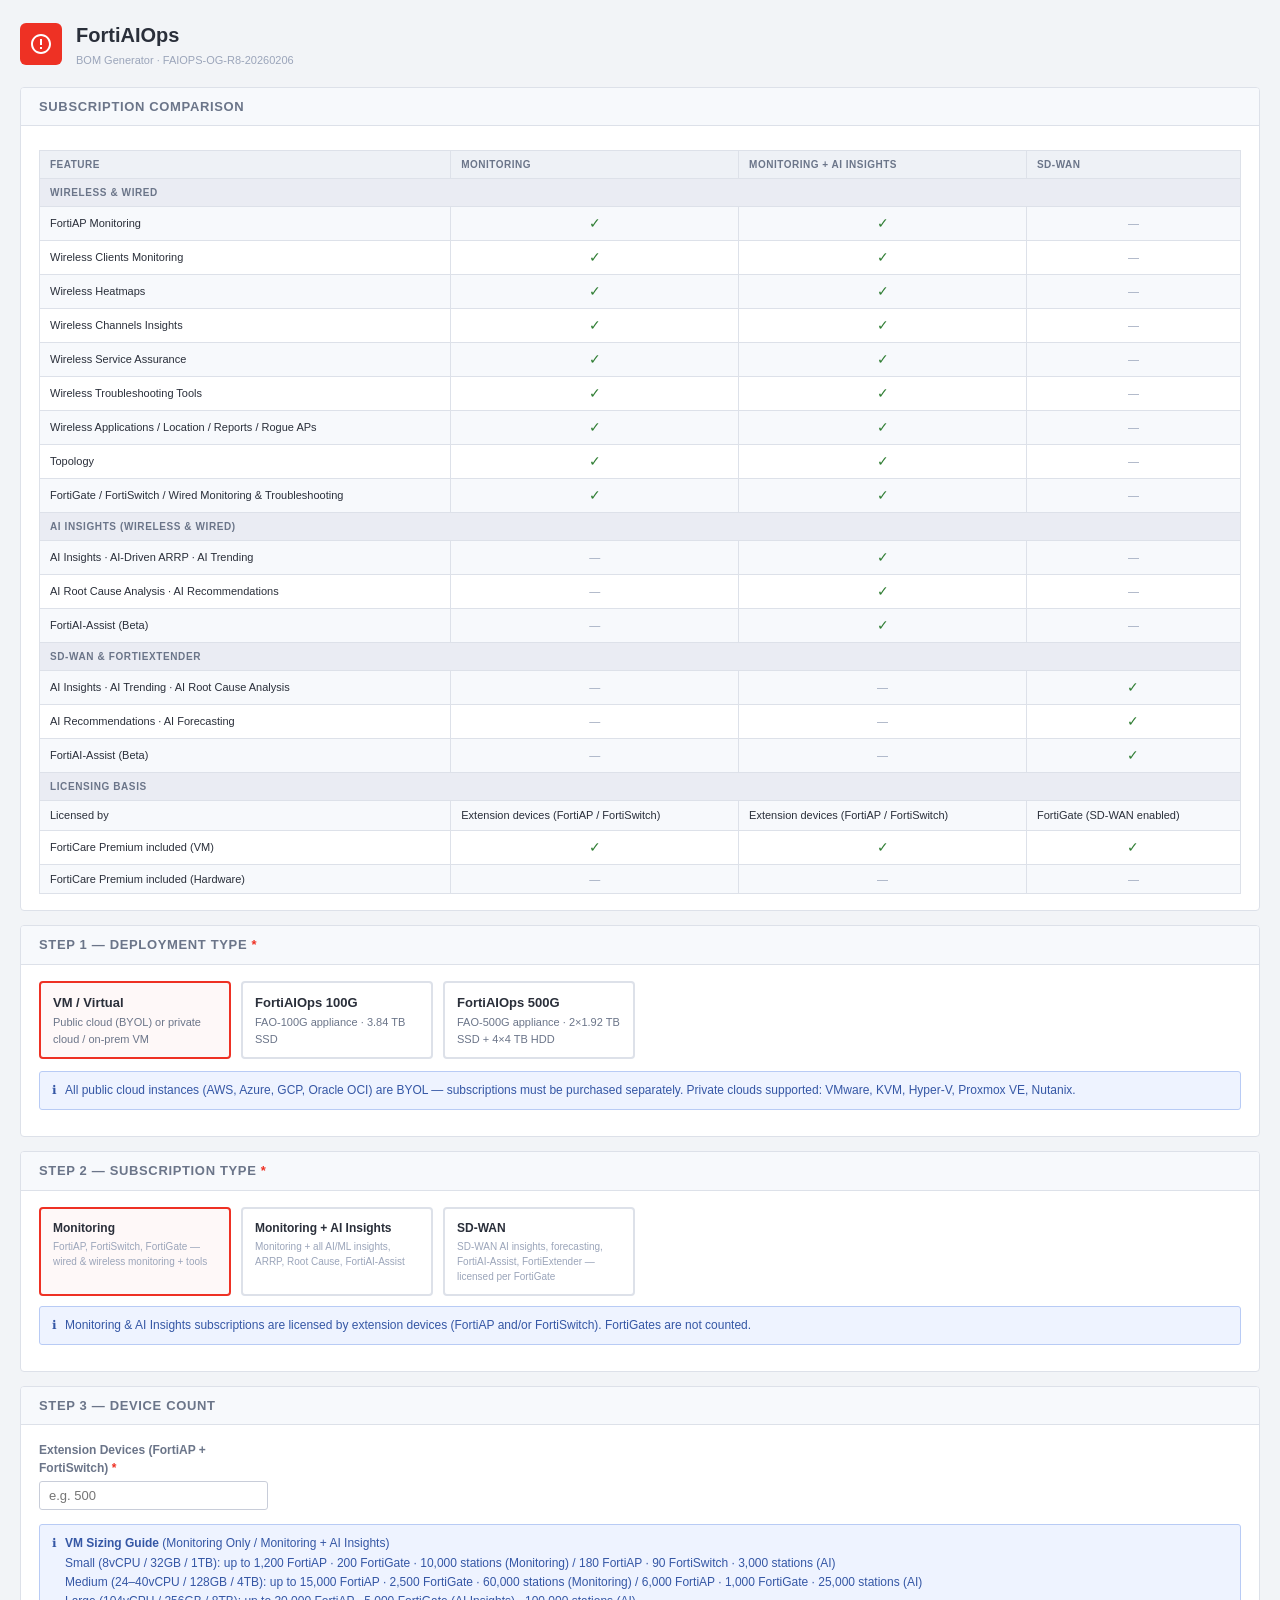
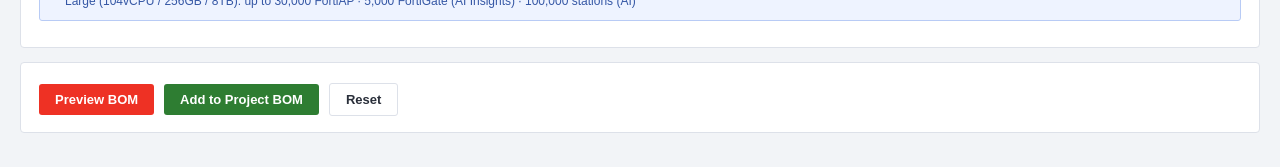
<file: products/fortiaiops-bomgen.html>
<!DOCTYPE html>
<html lang="en">
<head>
<meta charset="UTF-8">
<meta name="viewport" content="width=device-width, initial-scale=1.0">
<title>FortiAIOps – BOM Generator</title>
<style>
:root {
  --forti-red:    #EE3124;
  --forti-border: #DDE1E9;
  --forti-bg:     #F2F4F7;
  --forti-white:  #FFFFFF;
  --forti-text:   #2A2F3A;
  --forti-text-secondary: #6B7589;
  --forti-text-muted:     #9BA5BA;
  --forti-section-header: #F7F9FC;
  --forti-input-border:   #C8CDD9;
  --forti-table-head:     #EEF1F6;
  --forti-table-stripe:   #F7F9FC;
  --forti-info-bg:    #EEF3FF;
  --forti-info-border:#B8CBF5;
  --forti-info-text:  #3557A5;
  --forti-warn-bg:    #FFF8EE;
  --forti-warn-border:#F5D9A0;
  --forti-warn-text:  #8A5800;
}
* { box-sizing: border-box; margin: 0; padding: 0; }
body {
  font-family: 'Segoe UI', 'Helvetica Neue', Arial, sans-serif;
  font-size: 13px;
  color: var(--forti-text);
  background: var(--forti-bg);
  padding: 20px;
  line-height: 1.5;
}
h2 { font-size: 16px; font-weight: 700; }
h3 { font-size: 13px; font-weight: 600; color: var(--forti-text-secondary); text-transform: uppercase; letter-spacing: .05em; }

/* Page header */
.page-header { display:flex; align-items:center; gap:14px; margin-bottom:18px; }
.page-icon { width:42px; height:42px; background:var(--forti-red); border-radius:6px; display:flex; align-items:center; justify-content:center; flex-shrink:0; }
.page-icon svg { width:24px; height:24px; fill:white; }
.page-title { font-size:20px; font-weight:700; color:var(--forti-text); }
.page-subtitle { font-size:11px; color:var(--forti-text-muted); margin-top:2px; }

/* Cards */
.card { background:var(--forti-white); border:1px solid var(--forti-border); border-radius:4px; margin-bottom:14px; overflow:hidden; }
.card-header { background:var(--forti-section-header); border-bottom:1px solid var(--forti-border); padding:9px 18px; display:flex; align-items:center; justify-content:space-between; }
.card-body { padding:16px 18px; }

/* Form elements */
label { display:block; font-size:12px; font-weight:600; color:var(--forti-text-secondary); margin-bottom:4px; }
label .req { color:var(--forti-red); }
input[type=number], select {
  background:white; border:1px solid var(--forti-input-border); border-radius:3px;
  padding:6px 9px; font-size:13px; width:100%; outline:none;
}
input[type=number]:focus, select:focus {
  border-color:var(--forti-red); box-shadow:0 0 0 2px rgba(238,49,36,.1);
}
input.invalid, select.invalid { border-color:var(--forti-red); }
.field-err { display:none; color:var(--forti-red); font-size:11px; margin-top:3px; }

.grid-2 { display:grid; grid-template-columns:repeat(auto-fill, minmax(min(210px,100%),1fr)); gap:14px; }
.grid-3 { display:grid; grid-template-columns:repeat(auto-fill, minmax(min(180px,100%),1fr)); gap:10px; }
.field { margin-bottom:0; }

/* Deployment type cards */
.dep-card {
  border:2px solid var(--forti-border); border-radius:4px; padding:10px 12px;
  cursor:pointer; transition:border-color .15s, background .15s;
  user-select:none;
}
.dep-card:hover { border-color:#aab2c8; }
.dep-card.selected { border:2px solid var(--forti-red); background:#FEF8F8; }
.dep-card .dep-title { font-weight:600; font-size:13px; }
.dep-card .dep-sub { font-size:11px; color:var(--forti-text-secondary); margin-top:2px; }

/* Subscription tier cards */
.tier-card {
  border:2px solid var(--forti-border); border-radius:4px; padding:10px 12px;
  cursor:pointer; transition:border-color .15s, background .15s;
  user-select:none;
}
.tier-card:hover { border-color:#aab2c8; }
.tier-card.selected { border:2px solid var(--forti-red); background:#FEF8F8; }
.tier-card .tier-title { font-weight:600; font-size:12px; }
.tier-card .tier-sub { font-size:10px; color:var(--forti-text-muted); margin-top:2px; }

/* Callouts */
.callout { border-radius:3px; padding:9px 12px; font-size:12px; line-height:1.6; display:flex; gap:8px; margin-bottom:10px; }
.info { background:var(--forti-info-bg); border:1px solid var(--forti-info-border); color:var(--forti-info-text); }
.warn { background:var(--forti-warn-bg); border:1px solid var(--forti-warn-border); color:var(--forti-warn-text); }

/* Band indicator */
.band-indicator {
  display:none; background:var(--forti-info-bg); border:1px solid var(--forti-info-border);
  border-radius:3px; padding:4px 10px; font-size:12px; color:var(--forti-info-text); margin-top:4px;
}

/* Feature comparison table */
.comp-table { width:100%; border-collapse:collapse; font-size:11px; margin-top:8px; }
.comp-table th { background:var(--forti-table-head); border:1px solid var(--forti-border); padding:6px 10px; font-size:10px; text-transform:uppercase; letter-spacing:.05em; color:var(--forti-text-secondary); text-align:left; }
.comp-table td { border:1px solid var(--forti-border); padding:6px 10px; vertical-align:middle; }
.comp-table tr:nth-child(even) td { background:var(--forti-table-stripe); }
.comp-table .sub-head td { background:#EAECF3!important; font-weight:700; font-size:10px; text-transform:uppercase; letter-spacing:.06em; color:var(--forti-text-secondary); }
.chk { color:#2E7D32; font-size:14px; }
.dash { color:var(--forti-text-muted); }
.col-center { text-align:center; }

/* BOM action buttons */
.btn { display:inline-block; padding:8px 16px; border:none; border-radius:3px; font-size:13px; font-weight:600; cursor:pointer; }
.btn-primary { background:var(--forti-red); color:white; }
.btn-primary:hover { background:#D42B1F; }
.btn-green { background:#2E7D32; color:white; }
.btn-green:hover { background:#245F27; }
.btn-secondary { background:white; color:var(--forti-text); border:1px solid var(--forti-border); }
.btn-secondary:hover { background:var(--forti-bg); }
.btn-sm { padding:5px 11px; font-size:12px; }
.actions { display:flex; align-items:center; gap:10px; flex-wrap:wrap; margin-top:4px; }
#smsg { font-size:12px; color:#2E7D32; font-weight:600; }

/* BOM Preview table */
#bom-section { display:none; }
.bom-table { width:100%; border-collapse:collapse; font-size:12px; }
.bom-table thead th { background:var(--forti-table-head); border:1px solid var(--forti-border); padding:7px 11px; font-size:10px; text-transform:uppercase; letter-spacing:.05em; color:var(--forti-text-secondary); }
.bom-table tbody td { border:1px solid var(--forti-border); padding:7px 11px; vertical-align:top; }
.bom-table tbody tr:nth-child(even) td { background:var(--forti-table-stripe); }
.section-row td { background:#EAECF3!important; font-weight:700; font-size:10px; text-transform:uppercase; letter-spacing:.06em; color:var(--forti-text-secondary); padding:5px 11px!important; border-top:2px solid #C5CAD9!important; }
.badge { font-size:9px; font-weight:700; text-transform:uppercase; letter-spacing:.05em; border-radius:2px; padding:1px 4px; display:inline-block; }
.badge-req  { background:#FEF0EE; color:#C0392B; border:1px solid #F5C6C2; }
.badge-opt  { background:#EEF3FF; color:#3557A5; border:1px solid #B8CBF5; }
.badge-mand { background:#FFF8EE; color:#8A5800; border:1px solid #F5D9A0; }
.badge-inc  { background:#EEF3FF; color:#3557A5; border:1px solid #B8CBF5; }
.sku { font-family:'Courier New', monospace; font-size:11px; color:#1A4E82; }
.nc  { color:var(--forti-text-muted); }

/* Checkbox add-ons */
.addon-row { display:flex; align-items:flex-start; gap:10px; padding:8px 0; border-bottom:1px solid var(--forti-border); }
.addon-row:last-child { border-bottom:none; }
.addon-row input[type=checkbox] { margin-top:2px; accent-color:var(--forti-red); width:14px; height:14px; flex-shrink:0; }
.addon-label { font-size:13px; font-weight:600; }
.addon-desc { font-size:11px; color:var(--forti-text-muted); }

/* Disabled overlay */
.disabled-opt { opacity:0.4; pointer-events:none; }
</style>
</head>
<body>

<!-- ═══════════════════════ PAGE HEADER ═══════════════════════ -->
<div class="page-header">
  <div class="page-icon">
    <svg viewBox="0 0 24 24" xmlns="http://www.w3.org/2000/svg">
      <path d="M12 2C6.48 2 2 6.48 2 12s4.48 10 10 10 10-4.48 10-10S17.52 2 12 2zm0 18c-4.41 0-8-3.59-8-8s3.59-8 8-8 8 3.59 8 8-3.59 8-8 8zm-1-13h2v6h-2zm0 8h2v2h-2z"/>
    </svg>
  </div>
  <div>
    <div class="page-title">FortiAIOps</div>
    <div class="page-subtitle">BOM Generator · FAIOPS-OG-R8-20260206</div>
  </div>
</div>

<!-- ═══════════════════════ FEATURE COMPARISON ═══════════════════════ -->
<div class="card">
  <div class="card-header"><h3>Subscription Comparison</h3></div>
  <div class="card-body" style="overflow-x:auto;">
    <table class="comp-table">
      <thead>
        <tr>
          <th style="min-width:200px;">Feature</th>
          <th class="col-center" style="min-width:140px;">Monitoring</th>
          <th class="col-center" style="min-width:160px;">Monitoring + AI Insights</th>
          <th class="col-center" style="min-width:130px;">SD-WAN</th>
        </tr>
      </thead>
      <tbody>
        <tr class="sub-head"><td colspan="4">Wireless &amp; Wired</td></tr>
        <tr><td>FortiAP Monitoring</td><td class="col-center"><span class="chk">✓</span></td><td class="col-center"><span class="chk">✓</span></td><td class="col-center"><span class="dash">—</span></td></tr>
        <tr><td>Wireless Clients Monitoring</td><td class="col-center"><span class="chk">✓</span></td><td class="col-center"><span class="chk">✓</span></td><td class="col-center"><span class="dash">—</span></td></tr>
        <tr><td>Wireless Heatmaps</td><td class="col-center"><span class="chk">✓</span></td><td class="col-center"><span class="chk">✓</span></td><td class="col-center"><span class="dash">—</span></td></tr>
        <tr><td>Wireless Channels Insights</td><td class="col-center"><span class="chk">✓</span></td><td class="col-center"><span class="chk">✓</span></td><td class="col-center"><span class="dash">—</span></td></tr>
        <tr><td>Wireless Service Assurance</td><td class="col-center"><span class="chk">✓</span></td><td class="col-center"><span class="chk">✓</span></td><td class="col-center"><span class="dash">—</span></td></tr>
        <tr><td>Wireless Troubleshooting Tools</td><td class="col-center"><span class="chk">✓</span></td><td class="col-center"><span class="chk">✓</span></td><td class="col-center"><span class="dash">—</span></td></tr>
        <tr><td>Wireless Applications / Location / Reports / Rogue APs</td><td class="col-center"><span class="chk">✓</span></td><td class="col-center"><span class="chk">✓</span></td><td class="col-center"><span class="dash">—</span></td></tr>
        <tr><td>Topology</td><td class="col-center"><span class="chk">✓</span></td><td class="col-center"><span class="chk">✓</span></td><td class="col-center"><span class="dash">—</span></td></tr>
        <tr><td>FortiGate / FortiSwitch / Wired Monitoring &amp; Troubleshooting</td><td class="col-center"><span class="chk">✓</span></td><td class="col-center"><span class="chk">✓</span></td><td class="col-center"><span class="dash">—</span></td></tr>
        <tr class="sub-head"><td colspan="4">AI Insights (Wireless &amp; Wired)</td></tr>
        <tr><td>AI Insights · AI-Driven ARRP · AI Trending</td><td class="col-center"><span class="dash">—</span></td><td class="col-center"><span class="chk">✓</span></td><td class="col-center"><span class="dash">—</span></td></tr>
        <tr><td>AI Root Cause Analysis · AI Recommendations</td><td class="col-center"><span class="dash">—</span></td><td class="col-center"><span class="chk">✓</span></td><td class="col-center"><span class="dash">—</span></td></tr>
        <tr><td>FortiAI-Assist (Beta)</td><td class="col-center"><span class="dash">—</span></td><td class="col-center"><span class="chk">✓</span></td><td class="col-center"><span class="dash">—</span></td></tr>
        <tr class="sub-head"><td colspan="4">SD-WAN &amp; FortiExtender</td></tr>
        <tr><td>AI Insights · AI Trending · AI Root Cause Analysis</td><td class="col-center"><span class="dash">—</span></td><td class="col-center"><span class="dash">—</span></td><td class="col-center"><span class="chk">✓</span></td></tr>
        <tr><td>AI Recommendations · AI Forecasting</td><td class="col-center"><span class="dash">—</span></td><td class="col-center"><span class="dash">—</span></td><td class="col-center"><span class="chk">✓</span></td></tr>
        <tr><td>FortiAI-Assist (Beta)</td><td class="col-center"><span class="dash">—</span></td><td class="col-center"><span class="dash">—</span></td><td class="col-center"><span class="chk">✓</span></td></tr>
        <tr class="sub-head"><td colspan="4">Licensing Basis</td></tr>
        <tr><td>Licensed by</td><td>Extension devices (FortiAP / FortiSwitch)</td><td>Extension devices (FortiAP / FortiSwitch)</td><td>FortiGate (SD-WAN enabled)</td></tr>
        <tr><td>FortiCare Premium included (VM)</td><td class="col-center"><span class="chk">✓</span></td><td class="col-center"><span class="chk">✓</span></td><td class="col-center"><span class="chk">✓</span></td></tr>
        <tr><td>FortiCare Premium included (Hardware)</td><td class="col-center"><span class="dash">—</span></td><td class="col-center"><span class="dash">—</span></td><td class="col-center"><span class="dash">—</span></td></tr>
      </tbody>
    </table>
  </div>
</div>

<!-- ═══════════════════════ DEPLOYMENT TYPE ═══════════════════════ -->
<div class="card">
  <div class="card-header"><h3>Step 1 — Deployment Type <span style="color:var(--forti-red)">*</span></h3></div>
  <div class="card-body">
    <div class="grid-3" id="dep-grid">
      <div class="dep-card selected" data-dep="vm" onclick="selectDep('vm')">
        <div class="dep-title">VM / Virtual</div>
        <div class="dep-sub">Public cloud (BYOL) or private cloud / on-prem VM</div>
      </div>
      <div class="dep-card" data-dep="hw100" onclick="selectDep('hw100')">
        <div class="dep-title">FortiAIOps 100G</div>
        <div class="dep-sub">FAO-100G appliance · 3.84 TB SSD</div>
      </div>
      <div class="dep-card" data-dep="hw500" onclick="selectDep('hw500')">
        <div class="dep-title">FortiAIOps 500G</div>
        <div class="dep-sub">FAO-500G appliance · 2×1.92 TB SSD + 4×4 TB HDD</div>
      </div>
    </div>

    <!-- VM cloud callout -->
    <div id="vm-note" class="callout info" style="margin-top:12px;">
      <span>ℹ</span>
      <span>All public cloud instances (AWS, Azure, GCP, Oracle OCI) are BYOL — subscriptions must be purchased separately. Private clouds supported: VMware, KVM, Hyper-V, Proxmox VE, Nutanix.</span>
    </div>
    <!-- HW callout -->
    <div id="hw-note" class="callout warn" style="margin-top:12px; display:none;">
      <span>⚠</span>
      <span>Hardware appliances ship without any subscription or FortiCare. Both must be purchased separately. Hardware subscriptions do <strong>not</strong> include FortiCare Premium.</span>
    </div>

    <!-- HW qty (only for appliance) -->
    <div id="hw-qty-row" style="margin-top:12px; display:none; max-width:220px;">
      <label>Appliance Quantity <span class="req">*</span></label>
      <input type="number" id="f-hw-qty" min="1" value="1" oninput="onFormChange()">
      <span class="field-err" id="err-hw-qty">Enter a valid quantity ≥ 1</span>
    </div>
    <!-- HW spare parts (500G only) -->
    <div id="hw500-spares" style="margin-top:14px; display:none;">
      <div style="font-size:12px; font-weight:600; color:var(--forti-text-secondary); margin-bottom:8px;">Optional Spare Parts (FAO-500G)</div>
      <div class="addon-row">
        <input type="checkbox" id="chk-hdd" onchange="onFormChange()">
        <div><div class="addon-label">Additional / Replacement 4TB SAS HDD</div><div class="addon-desc">SP-FSM2000G-HDD</div></div>
        <div style="margin-left:auto; display:flex; align-items:center; gap:6px;">
          <label style="margin:0; font-size:11px; color:var(--forti-text-muted);">Qty</label>
          <input type="number" id="f-hdd-qty" min="1" value="1" style="width:60px;" oninput="onFormChange()">
        </div>
      </div>
      <div class="addon-row">
        <input type="checkbox" id="chk-ssd" onchange="onFormChange()">
        <div><div class="addon-label">Additional / Replacement 1.92TB SATA SSD</div><div class="addon-desc">SP-FAO500G-SSD</div></div>
        <div style="margin-left:auto; display:flex; align-items:center; gap:6px;">
          <label style="margin:0; font-size:11px; color:var(--forti-text-muted);">Qty</label>
          <input type="number" id="f-ssd-qty" min="1" value="1" style="width:60px;" oninput="onFormChange()">
        </div>
      </div>
      <div class="addon-row">
        <input type="checkbox" id="chk-ps" onchange="onFormChange()">
        <div><div class="addon-label">Replacement Power Supply</div><div class="addon-desc">SP-FSM2000G-PS</div></div>
        <div style="margin-left:auto; display:flex; align-items:center; gap:6px;">
          <label style="margin:0; font-size:11px; color:var(--forti-text-muted);">Qty</label>
          <input type="number" id="f-ps-qty" min="1" value="1" style="width:60px;" oninput="onFormChange()">
        </div>
      </div>
    </div>
  </div>
</div>

<!-- ═══════════════════════ SUBSCRIPTION TYPE ═══════════════════════ -->
<div class="card">
  <div class="card-header"><h3>Step 2 — Subscription Type <span style="color:var(--forti-red)">*</span></h3></div>
  <div class="card-body">
    <div class="grid-3">
      <div class="tier-card selected" data-sub="mon" onclick="selectSub('mon')">
        <div class="tier-title">Monitoring</div>
        <div class="tier-sub">FortiAP, FortiSwitch, FortiGate — wired &amp; wireless monitoring + tools</div>
      </div>
      <div class="tier-card" data-sub="ai" onclick="selectSub('ai')">
        <div class="tier-title">Monitoring + AI Insights</div>
        <div class="tier-sub">Monitoring + all AI/ML insights, ARRP, Root Cause, FortiAI-Assist</div>
      </div>
      <div class="tier-card" data-sub="sdwan" onclick="selectSub('sdwan')">
        <div class="tier-title">SD-WAN</div>
        <div class="tier-sub">SD-WAN AI insights, forecasting, FortiAI-Assist, FortiExtender — licensed per FortiGate</div>
      </div>
    </div>
    <div id="sdwan-note" class="callout info" style="margin-top:10px; display:none;">
      <span>ℹ</span>
      <span>SD-WAN subscription is licensed by FortiGate (SD-WAN enabled only). FortiGate clusters count as one device. FortiExtenders are covered but not counted separately.</span>
    </div>
    <div id="mon-note" class="callout info" style="margin-top:10px;">
      <span>ℹ</span>
      <span>Monitoring &amp; AI Insights subscriptions are licensed by extension devices (FortiAP and/or FortiSwitch). FortiGates are not counted.</span>
    </div>
  </div>
</div>

<!-- ═══════════════════════ DEVICE COUNT ═══════════════════════ -->
<div class="card">
  <div class="card-header"><h3>Step 3 — Device Count</h3></div>
  <div class="card-body">
    <div class="grid-2">
      <div class="field" id="ext-field">
        <label id="ext-label">Extension Devices (FortiAP + FortiSwitch) <span class="req">*</span></label>
        <input type="number" id="f-ext" min="1" value="" placeholder="e.g. 500" oninput="onFormChange()">
        <span class="field-err" id="err-ext">Enter a valid device count ≥ 1</span>
        <div class="band-indicator" id="ext-band">
          Tier: <strong id="ext-band-text">—</strong> · SKU band: <span id="ext-band-range">—</span>
        </div>
      </div>
      <div class="field" id="fg-field" style="display:none;">
        <label>FortiGate Devices (SD-WAN enabled) <span class="req">*</span></label>
        <input type="number" id="f-fg" min="1" value="" placeholder="e.g. 50" oninput="onFormChange()">
        <span class="field-err" id="err-fg">Enter a valid FortiGate count ≥ 1</span>
        <div class="band-indicator" id="fg-band">
          Tier: <strong id="fg-band-text">—</strong> · SKU band: <span id="fg-band-range">—</span>
        </div>
      </div>
    </div>

    <!-- VM resource guidance (shown only for VM) -->
    <div id="vm-resource-note" style="margin-top:14px;">
      <div class="callout info">
        <span>ℹ</span>
        <div>
          <strong>VM Sizing Guide</strong> (Monitoring Only / Monitoring + AI Insights)<br>
          Small (8vCPU / 32GB / 1TB): up to 1,200 FortiAP · 200 FortiGate · 10,000 stations (Monitoring) / 180 FortiAP · 90 FortiSwitch · 3,000 stations (AI)<br>
          Medium (24–40vCPU / 128GB / 4TB): up to 15,000 FortiAP · 2,500 FortiGate · 60,000 stations (Monitoring) / 6,000 FortiAP · 1,000 FortiGate · 25,000 stations (AI)<br>
          Large (104vCPU / 256GB / 8TB): up to 30,000 FortiAP · 5,000 FortiGate (AI Insights) · 100,000 stations (AI)
        </div>
      </div>
    </div>
  </div>
</div>

<!-- ═══════════════════════ FORTICARE (HARDWARE ONLY) ═══════════════════════ -->
<div class="card" id="hw-care-card" style="display:none;">
  <div class="card-header"><h3>Step 4 — FortiCare Support (Hardware)</h3></div>
  <div class="card-body">
    <div class="callout warn" style="margin-bottom:12px;">
      <span>⚠</span>
      <span>Hardware appliances do not include FortiCare. Hardware subscriptions also do not include FortiCare Premium — it must be added separately to the appliance.</span>
    </div>
    <div class="addon-row">
      <input type="checkbox" id="chk-care" checked onchange="onFormChange()">
      <div>
        <div class="addon-label">FortiCare Premium Support — Appliance</div>
        <div class="addon-desc" id="care-sku-hint">FC-10-AO1HG-247-02-DD (100G) · FC-10-A500G-247-02-DD (500G)</div>
      </div>
    </div>
  </div>
</div>

<!-- ═══════════════════════ ACTIONS ═══════════════════════ -->
<div class="card">
  <div class="card-body">
    <div class="actions">
      <button class="btn btn-primary" onclick="generateBOM()">Preview BOM</button>
      <button class="btn btn-green" onclick="addToProjectBOM()">Add to Project BOM</button>
      <button class="btn btn-secondary" onclick="resetForm()">Reset</button>
      <span id="smsg"></span>
    </div>
  </div>
</div>

<!-- ═══════════════════════ BOM PREVIEW ═══════════════════════ -->
<div id="bom-section" class="card">
  <div class="card-header">
    <h3>BOM Preview</h3>
    <div style="display:flex; gap:8px;">
      <button class="btn btn-secondary btn-sm" onclick="copyTSV()">Copy TSV</button>
      <button class="btn btn-secondary btn-sm" onclick="window.print()">Print</button>
    </div>
  </div>
  <div class="card-body" style="overflow-x:auto;">
    <table class="bom-table">
      <thead>
        <tr>
          <th>Part Number</th>
          <th>Description</th>
          <th style="text-align:center; width:50px;">Qty</th>
          <th style="width:90px;">Type</th>
          <th>Notes</th>
        </tr>
      </thead>
      <tbody id="bom-body"></tbody>
    </table>
  </div>
</div>

<script>
// ────────────────────────────────────────────────────────────────────────────
// DATA MODEL
// ────────────────────────────────────────────────────────────────────────────

// Tiers: { devices, vmMonSku, vmAiSku, vmSdwanSku, hwMonSku, hwAiSku, hwSdwanSku, label }
const TIERS = [
  {
    devices: 10000, label: '10,000 devices',
    vmMonSku:   'FC4-10-AOVMS-668-01-DD', vmMonDesc:   'FortiAIOps VM Monitoring subscription for 10,000 extension devices',
    vmAiSku:    'FC4-10-AOVMS-670-01-DD', vmAiDesc:    'FortiAIOps VM Monitoring + AI Insights subscription BUNDLE for 10,000 extension devices',
    vmSdwanSku: 'FC4-10-AOVMS-671-01-DD', vmSdwanDesc: 'FortiAIOps VM SD-WAN subscription for 10,000 FortiGate devices',
    hwMonSku:   'FC4-10-AIOHR-673-01-DD', hwMonDesc:   'FortiAIOps Hardware Monitoring subscription for 10,000 extension devices',
    hwAiSku:    'FC4-10-AIOHR-1087-01-DD', hwAiDesc:   'FortiAIOps Hardware Monitoring + AI Insights subscription BUNDLE for 10,000 extension devices',
    hwSdwanSku: 'FC4-10-AIOHR-675-01-DD', hwSdwanDesc: 'FortiAIOps Hardware SD-WAN subscription for 10,000 FortiGate devices',
  },
  {
    devices: 2000, label: '2,000 devices',
    vmMonSku:   'FC3-10-AOVMS-668-01-DD', vmMonDesc:   'FortiAIOps VM Monitoring subscription for 2,000 extension devices',
    vmAiSku:    'FC3-10-AOVMS-670-01-DD', vmAiDesc:    'FortiAIOps VM Monitoring + AI Insights subscription BUNDLE for 2,000 extension devices',
    vmSdwanSku: 'FC3-10-AOVMS-671-01-DD', vmSdwanDesc: 'FortiAIOps VM SD-WAN subscription for 2,000 FortiGate devices',
    hwMonSku:   'FC3-10-AIOHR-673-01-DD', hwMonDesc:   'FortiAIOps Hardware Monitoring subscription for 2,000 extension devices',
    hwAiSku:    'FC3-10-AIOHR-1087-01-DD', hwAiDesc:   'FortiAIOps Hardware Monitoring + AI Insights subscription BUNDLE for 2,000 extension devices',
    hwSdwanSku: 'FC3-10-AIOHR-675-01-DD', hwSdwanDesc: 'FortiAIOps Hardware SD-WAN subscription for 2,000 FortiGate devices',
  },
  {
    devices: 500, label: '500 devices',
    vmMonSku:   'FC2-10-AOVMS-668-01-DD', vmMonDesc:   'FortiAIOps VM Monitoring subscription for 500 extension devices',
    vmAiSku:    'FC2-10-AOVMS-670-01-DD', vmAiDesc:    'FortiAIOps VM Monitoring + AI Insights subscription BUNDLE for 500 extension devices',
    vmSdwanSku: 'FC2-10-AOVMS-671-01-DD', vmSdwanDesc: 'FortiAIOps VM SD-WAN subscription for 500 FortiGate devices',
    hwMonSku:   'FC2-10-AIOHR-673-01-DD', hwMonDesc:   'FortiAIOps Hardware Monitoring subscription for 500 extension devices',
    hwAiSku:    'FC2-10-AIOHR-1087-01-DD', hwAiDesc:   'FortiAIOps Hardware Monitoring + AI Insights subscription BUNDLE for 500 extension devices',
    hwSdwanSku: 'FC2-10-AIOHR-675-01-DD', hwSdwanDesc: 'FortiAIOps Hardware SD-WAN subscription for 500 FortiGate devices',
  },
  {
    devices: 25, label: '25 devices',
    vmMonSku:   'FC1-10-AOVMS-668-01-DD', vmMonDesc:   'FortiAIOps VM Monitoring subscription for 25 extension devices',
    vmAiSku:    'FC1-10-AOVMS-670-01-DD', vmAiDesc:    'FortiAIOps VM Monitoring + AI Insights subscription BUNDLE for 25 extension devices',
    vmSdwanSku: 'FC1-10-AOVMS-671-01-DD', vmSdwanDesc: 'FortiAIOps VM SD-WAN subscription for 25 FortiGate devices',
    hwMonSku:   'FC1-10-AIOHR-673-01-DD', hwMonDesc:   'FortiAIOps Hardware Monitoring subscription for 25 extension devices',
    hwAiSku:    'FC1-10-AIOHR-1087-01-DD', hwAiDesc:   'FortiAIOps Hardware Monitoring + AI Insights subscription BUNDLE for 25 extension devices',
    hwSdwanSku: 'FC1-10-AIOHR-675-01-DD', hwSdwanDesc: 'FortiAIOps Hardware SD-WAN subscription for 25 FortiGate devices',
  },
];

const HW_MODELS = {
  hw100: {
    hwSku: 'FAO-100G',
    hwDesc: 'FortiAIOps 100G — 4×2.5GE RJ45, 1×RJ45 Serial Console, 1×3.84TB SSD',
    careSku: 'FC-10-AO1HG-247-02-DD',
    careDesc: 'FortiCare Premium Support for FortiAIOps 100G',
    label: 'FortiAIOps 100G',
  },
  hw500: {
    hwSku: 'FAO-500G',
    hwDesc: 'FortiAIOps 500G — 4×GE RJ45, 2×10GE SFP+, 1×RJ45 Serial Console, 2×1.92TB SSD, 4×3.5" 4TB HDD',
    careSku: 'FC-10-A500G-247-02-DD',
    careDesc: 'FortiCare Premium Support for FortiAIOps 500G',
    label: 'FortiAIOps 500G',
  },
};

// ────────────────────────────────────────────────────────────────────────────
// STATE
// ────────────────────────────────────────────────────────────────────────────
let _dep = 'vm';      // 'vm' | 'hw100' | 'hw500'
let _sub = 'mon';     // 'mon' | 'ai' | 'sdwan'
let _lastRows = [];
let _lastLabel = '';
let _lastMeta  = {};

// ────────────────────────────────────────────────────────────────────────────
// PACKING
// ────────────────────────────────────────────────────────────────────────────
function packDevices(total, isVm, subType) {
  const skuKey = isVm
    ? (subType === 'mon' ? 'vmMonSku' : subType === 'ai' ? 'vmAiSku' : 'vmSdwanSku')
    : (subType === 'mon' ? 'hwMonSku' : subType === 'ai' ? 'hwAiSku' : 'hwSdwanSku');
  const descKey = skuKey.replace('Sku', 'Desc');

  let remaining = total;
  const result = [];
  for (const tier of TIERS) {
    const qty = Math.floor(remaining / tier.devices);
    if (qty > 0) {
      result.push({ sku: tier[skuKey], desc: tier[descKey], qty, devices: tier.devices * qty });
      remaining -= qty * tier.devices;
    }
  }
  if (remaining > 0) {
    const smallest = TIERS[TIERS.length - 1];
    result.push({ sku: smallest[skuKey], desc: smallest[descKey], qty: 1, devices: smallest.devices });
  }
  return result;
}

function tierLabel(total) {
  if (total >= 10000) return 'FC4 (10,000)';
  if (total >= 2000)  return 'FC3 (2,000)';
  if (total >= 500)   return 'FC2 (500)';
  return 'FC1 (25)';
}

// ────────────────────────────────────────────────────────────────────────────
// UI HELPERS
// ────────────────────────────────────────────────────────────────────────────
function selectDep(dep) {
  _dep = dep;
  document.querySelectorAll('.dep-card').forEach(c => c.classList.remove('selected'));
  document.querySelector(`.dep-card[data-dep="${dep}"]`).classList.add('selected');

  const isHw  = dep !== 'vm';
  const is500 = dep === 'hw500';

  document.getElementById('vm-note').style.display  = isHw ? 'none' : 'flex';
  document.getElementById('hw-note').style.display  = isHw ? 'flex' : 'none';
  document.getElementById('hw-qty-row').style.display = isHw ? 'block' : 'none';
  document.getElementById('hw500-spares').style.display = is500 ? 'block' : 'none';
  document.getElementById('hw-care-card').style.display = isHw ? 'block' : 'none';
  document.getElementById('vm-resource-note').style.display = isHw ? 'none' : 'block';
  hideBOM();
}

function selectSub(sub) {
  _sub = sub;
  document.querySelectorAll('.tier-card').forEach(c => c.classList.remove('selected'));
  document.querySelector(`.tier-card[data-sub="${sub}"]`).classList.add('selected');

  const isSdwan = sub === 'sdwan';
  document.getElementById('ext-field').style.display = isSdwan ? 'none' : 'block';
  document.getElementById('fg-field').style.display  = isSdwan ? 'block' : 'none';
  document.getElementById('sdwan-note').style.display = isSdwan ? 'flex' : 'none';
  document.getElementById('mon-note').style.display   = isSdwan ? 'none' : 'flex';
  hideBOM();
  updateBandIndicator();
}

function onFormChange() {
  hideBOM();
  updateBandIndicator();
}

function updateBandIndicator() {
  const isSdwan = _sub === 'sdwan';
  if (isSdwan) {
    const v = parseInt(document.getElementById('f-fg').value);
    const el = document.getElementById('fg-band');
    if (v > 0) {
      el.style.display = 'block';
      document.getElementById('fg-band-text').textContent = tierLabel(v);
      document.getElementById('fg-band-range').textContent = v + ' FortiGate(s)';
    } else { el.style.display = 'none'; }
  } else {
    const v = parseInt(document.getElementById('f-ext').value);
    const el = document.getElementById('ext-band');
    if (v > 0) {
      el.style.display = 'block';
      document.getElementById('ext-band-text').textContent = tierLabel(v);
      document.getElementById('ext-band-range').textContent = v + ' extension device(s)';
    } else { el.style.display = 'none'; }
  }
}

function hideBOM() {
  document.getElementById('bom-section').style.display = 'none';
}

// ────────────────────────────────────────────────────────────────────────────
// VALIDATION
// ────────────────────────────────────────────────────────────────────────────
function setErr(fieldId, errId, show) {
  const f = document.getElementById(fieldId);
  const e = document.getElementById(errId);
  if (show) { f.classList.add('invalid'); if(e) e.style.display = 'block'; }
  else       { f.classList.remove('invalid'); if(e) e.style.display = 'none'; }
  return !show;
}

// ────────────────────────────────────────────────────────────────────────────
// GENERATE BOM
// ────────────────────────────────────────────────────────────────────────────
function generateBOM() {
  document.getElementById('smsg').textContent = '';
  let valid = true;
  const isHw  = _dep !== 'vm';
  const isVm  = !isHw;
  const isSdwan = _sub === 'sdwan';

  // HW qty
  let hwQty = 1;
  if (isHw) {
    hwQty = parseInt(document.getElementById('f-hw-qty').value);
    valid = setErr('f-hw-qty', 'err-hw-qty', !(hwQty >= 1)) && valid;
  }

  // Device count
  let devCount = 0;
  if (isSdwan) {
    devCount = parseInt(document.getElementById('f-fg').value);
    valid = setErr('f-fg', 'err-fg', !(devCount >= 1)) && valid;
  } else {
    devCount = parseInt(document.getElementById('f-ext').value);
    valid = setErr('f-ext', 'err-ext', !(devCount >= 1)) && valid;
  }

  if (!valid) return false;

  const rows = [];
  const hw = HW_MODELS[_dep];
  const subLabel = _sub === 'mon' ? 'Monitoring' : _sub === 'ai' ? 'Monitoring + AI Insights' : 'SD-WAN';

  // ── HARDWARE section ────────────────────────────────────────────
  if (isHw) {
    rows.push({ section: 'Hardware Appliance' });
    rows.push({ sku: hw.hwSku, desc: hw.hwDesc, qty: hwQty, kind: 'req', note: 'Bare-metal appliance — no subscription included' });

    // Spare parts (500G)
    if (_dep === 'hw500') {
      if (document.getElementById('chk-hdd').checked) {
        const q = parseInt(document.getElementById('f-hdd-qty').value) || 1;
        rows.push({ sku: 'SP-FSM2000G-HDD', desc: 'Additional / Replacement 4TB SAS HDD', qty: q, kind: 'opt', note: 'FAO-500G spare' });
      }
      if (document.getElementById('chk-ssd').checked) {
        const q = parseInt(document.getElementById('f-ssd-qty').value) || 1;
        rows.push({ sku: 'SP-FAO500G-SSD', desc: 'Additional / Replacement 1.92TB SATA SSD', qty: q, kind: 'opt', note: 'FAO-500G spare' });
      }
      if (document.getElementById('chk-ps').checked) {
        const q = parseInt(document.getElementById('f-ps-qty').value) || 1;
        rows.push({ sku: 'SP-FSM2000G-PS', desc: 'Replacement Power Supply', qty: q, kind: 'opt', note: 'FAO-500G spare' });
      }
    }

    // FortiCare for appliance
    if (document.getElementById('chk-care').checked) {
      rows.push({ sku: hw.careSku, desc: hw.careDesc, qty: hwQty, kind: 'req', note: 'Must be added separately — not in subscription' });
    }
  }

  // ── SUBSCRIPTION section ────────────────────────────────────────
  rows.push({ section: `${subLabel} Subscription` });

  const packed = packDevices(devCount, isVm, _sub);
  const notePrefix = isVm ? 'VM sub · FortiCare Premium included' : 'HW sub · FortiCare NOT included';

  for (const p of packed) {
    // For hardware, multiply qty by number of appliances (stacking on top of each hw instance)
    const finalQty = isHw ? p.qty * hwQty : p.qty;
    rows.push({
      sku: p.sku,
      desc: p.desc,
      qty: finalQty,
      kind: 'req',
      note: notePrefix,
    });
  }

  // Info note for stacking
  const totalLicensed = packed.reduce((acc, p) => acc + p.devices, 0);
  if (totalLicensed > devCount) {
    rows.push({
      sku: '⚠',
      desc: `License covers ${totalLicensed} devices (rounded up to next tier). Actual requirement: ${devCount}.`,
      qty: null,
      kind: 'note',
      note: '',
    });
  }

  // Stacking note for hardware
  if (isHw && hwQty > 1) {
    rows.push({
      sku: '⚠',
      desc: 'When registering, each subscription certificate must be stacked on top of the hardware appliance in FortiCare.',
      qty: null,
      kind: 'note',
      note: '',
    });
  }

  // VM stacking note
  if (isVm && packed.length > 1) {
    rows.push({
      sku: '⚠',
      desc: 'When registering multiple certificates, stack them on top of each other. Only one license will be generated.',
      qty: null,
      kind: 'note',
      note: '',
    });
  }

  _lastRows  = rows;
  _lastLabel = `FortiAIOps ${isHw ? hw.label : 'VM'} · ${subLabel} · ${devCount} ${isSdwan ? 'FortiGate' : 'ext'} devices`;
  _lastMeta  = {
    'Deployment': isHw ? hw.label : 'VM / Virtual',
    'Subscription': subLabel,
    'Device Count': devCount + (isSdwan ? ' FortiGate (SD-WAN)' : ' extension devices'),
    'Licensed Capacity': totalLicensed + (isSdwan ? ' FortiGate' : ' extension devices'),
    'FortiCare (VM)': isVm ? 'Included in subscription' : 'N/A',
    'Ordering Guide': 'FAIOPS-OG-R8-20260206',
  };

  renderBOM(rows);
  return true;
}

// ────────────────────────────────────────────────────────────────────────────
// RENDER BOM
// ────────────────────────────────────────────────────────────────────────────
function renderBOM(rows) {
  const tbody = document.getElementById('bom-body');
  tbody.innerHTML = '';
  for (const r of rows) {
    if (r.section) {
      tbody.innerHTML += `<tr class="section-row"><td colspan="5">${r.section}</td></tr>`;
      continue;
    }
    const badge = r.kind === 'req'  ? '<span class="badge badge-req">Required</span>'
                : r.kind === 'opt'  ? '<span class="badge badge-opt">Optional</span>'
                : r.kind === 'mand' ? '<span class="badge badge-mand">Mandatory</span>'
                : r.kind === 'inc'  ? '<span class="badge badge-inc">Included</span>'
                : '';
    const skuCell = r.sku === '⚠'
      ? `<span style="font-size:14px;">⚠</span>`
      : `<span class="sku">${r.sku}</span>`;
    const qtyCell = r.qty !== null ? r.qty : '';
    tbody.innerHTML += `
      <tr>
        <td>${skuCell}</td>
        <td>${r.desc}</td>
        <td style="text-align:center;">${qtyCell}</td>
        <td>${badge}</td>
        <td class="nc">${r.note || ''}</td>
      </tr>`;
  }
  const sec = document.getElementById('bom-section');
  sec.style.display = 'block';
  sec.scrollIntoView({ behavior: 'smooth', block: 'start' });
}

// ────────────────────────────────────────────────────────────────────────────
// ADD TO PROJECT BOM
// ────────────────────────────────────────────────────────────────────────────
function addToProjectBOM() {
  if (!generateBOM()) return;
  window.parent.postMessage({
    type:    'FORTIBOM_ADD',
    product: 'FortiAIOps',
    label:   _lastLabel,
    rows:    _lastRows,
    meta:    _lastMeta,
  }, '*');
  const msg = document.getElementById('smsg');
  msg.textContent = '✔ Added to Project BOM';
  setTimeout(() => { msg.textContent = ''; }, 3000);
}

// ────────────────────────────────────────────────────────────────────────────
// COPY TSV
// ────────────────────────────────────────────────────────────────────────────
function copyTSV() {
  if (!_lastRows.length) return;
  const lines = ['Part Number\tDescription\tQty\tType\tNotes'];
  for (const r of _lastRows) {
    if (r.section) { lines.push(`[${r.section}]`); continue; }
    lines.push([r.sku, r.desc, r.qty ?? '', r.kind ?? '', r.note ?? ''].join('\t'));
  }
  navigator.clipboard.writeText(lines.join('\n'))
    .then(() => { const m = document.getElementById('smsg'); m.textContent = '✔ TSV copied'; setTimeout(()=>m.textContent='',2000); });
}

// ────────────────────────────────────────────────────────────────────────────
// RESET
// ────────────────────────────────────────────────────────────────────────────
function resetForm() {
  selectDep('vm');
  selectSub('mon');
  document.getElementById('f-ext').value = '';
  document.getElementById('f-fg').value  = '';
  document.getElementById('f-hw-qty').value = 1;
  document.getElementById('chk-care').checked = true;
  document.getElementById('chk-hdd').checked  = false;
  document.getElementById('chk-ssd').checked  = false;
  document.getElementById('chk-ps').checked   = false;
  document.getElementById('f-hdd-qty').value = 1;
  document.getElementById('f-ssd-qty').value = 1;
  document.getElementById('f-ps-qty').value  = 1;
  ['f-ext','f-fg','f-hw-qty'].forEach(id => {
    const el = document.getElementById(id);
    if (el) el.classList.remove('invalid');
  });
  ['err-ext','err-fg','err-hw-qty'].forEach(id => {
    const el = document.getElementById(id);
    if (el) el.style.display = 'none';
  });
  document.getElementById('ext-band').style.display = 'none';
  document.getElementById('fg-band').style.display  = 'none';
  hideBOM();
  _lastRows = []; _lastLabel = ''; _lastMeta = {};
  document.getElementById('smsg').textContent = '';
}
</script>
</body>
</html>
</file>
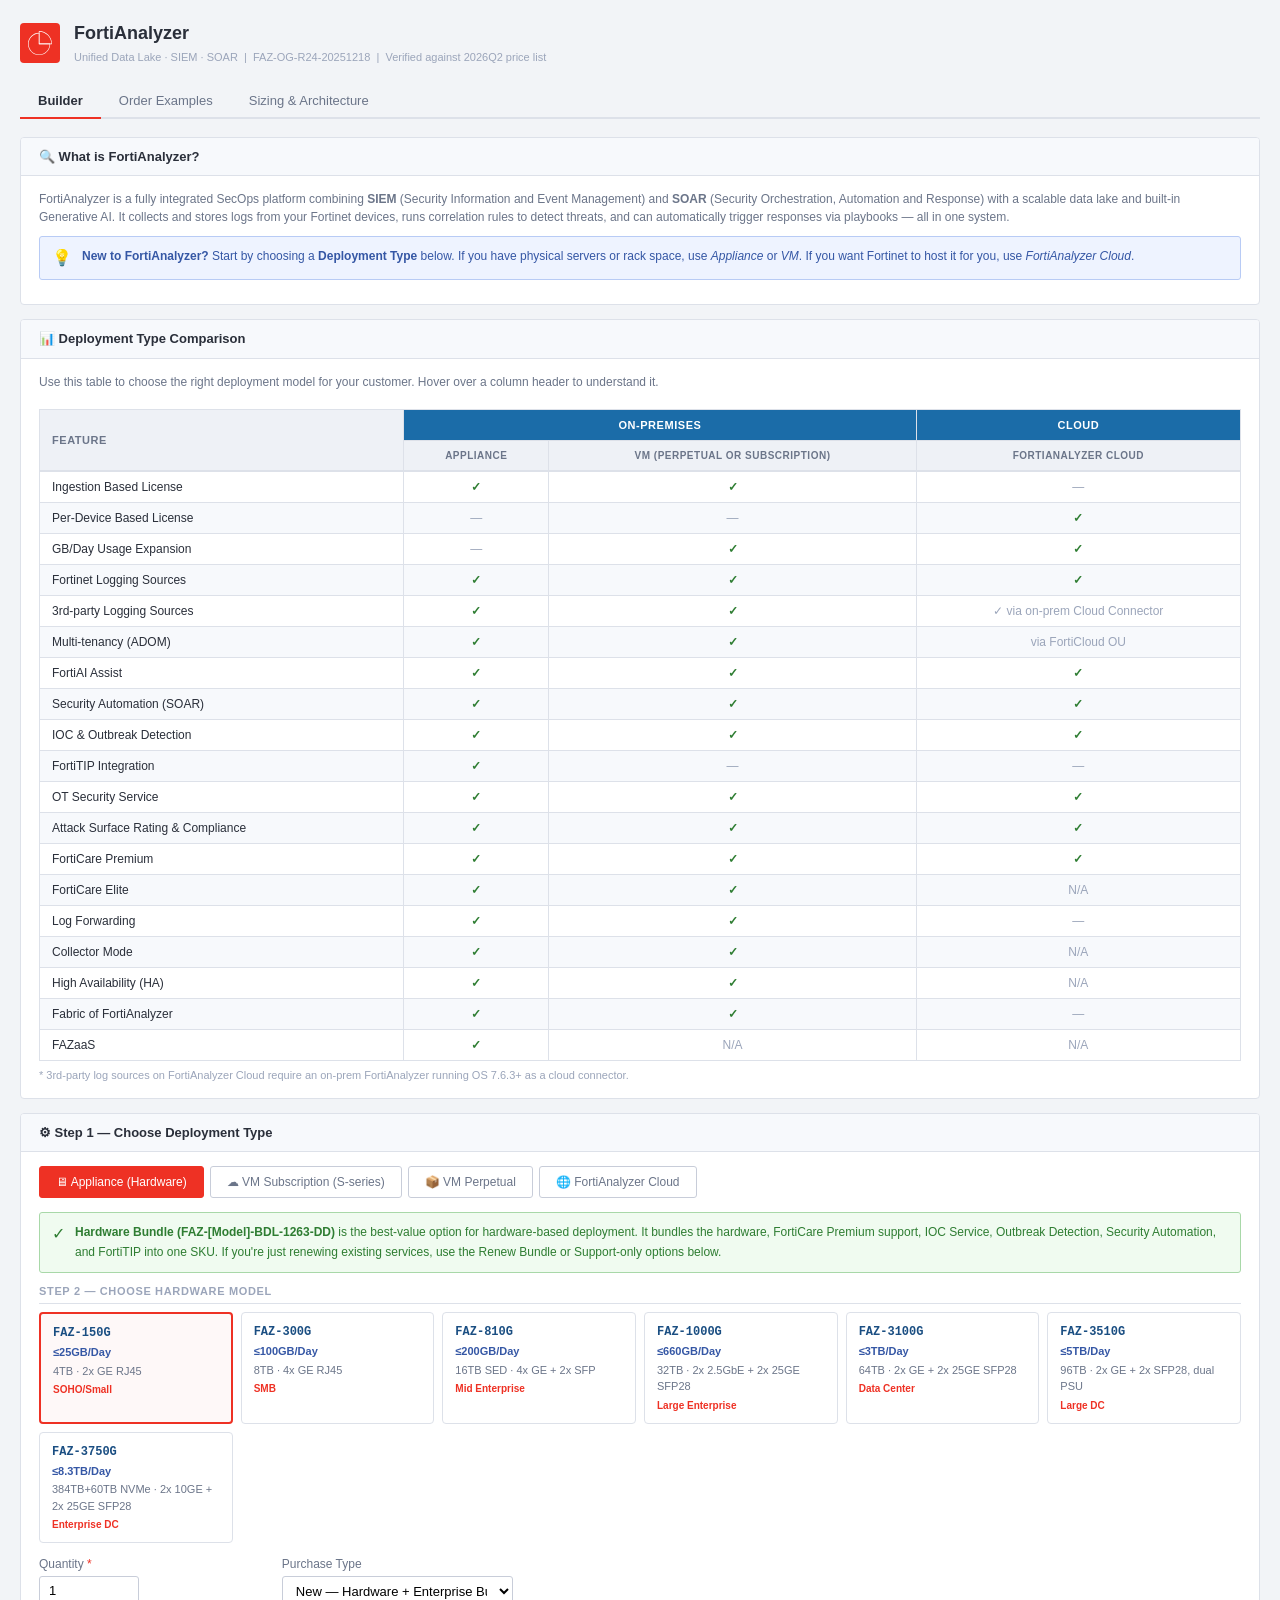
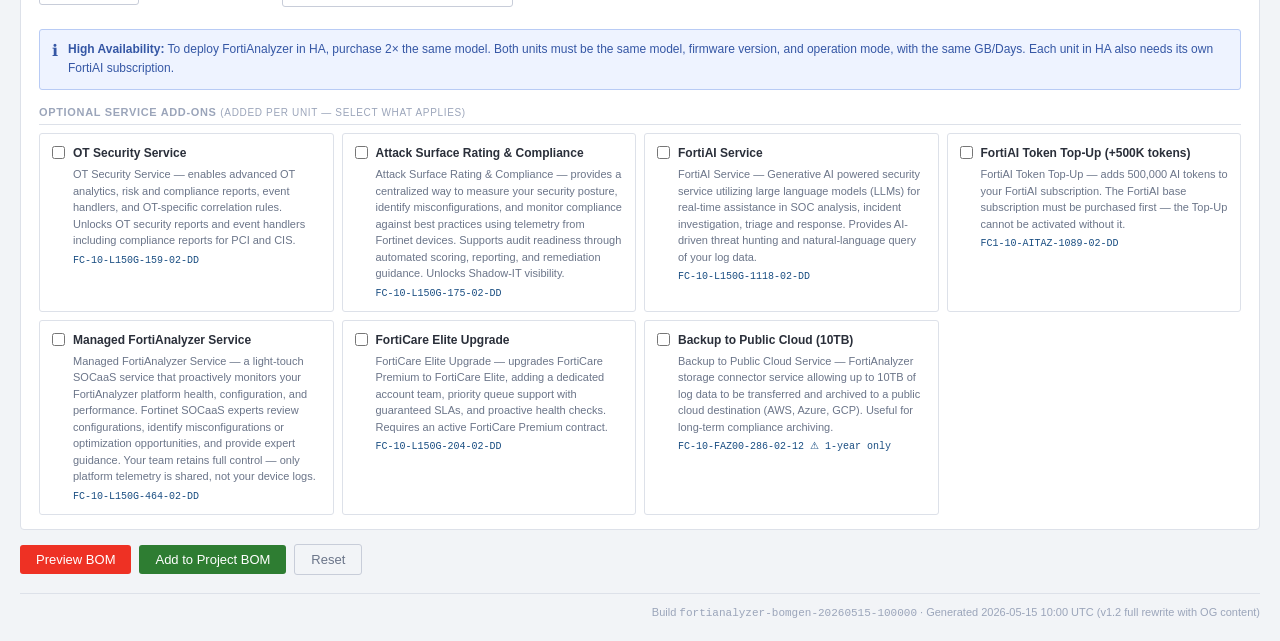
<file: products/fortianalyzer-bomgen.html>
<!--
  FabricBOM Build Report
  Product: FortiAnalyzer
  Source ordering guide: FAZ-OG-R24-20251218
  Price list verified against: 2026Q2_Null_Price_List_AMER_FINAL_EFF_050426.csv
  Generated: 2026-05-15 (v1.2 full rewrite)

  SKU Reconciliation:
  ✓  exact         FAZ-150G / 300G / 810G / 1000G / 3100G / 3510G / 3750G  (hardware, no term)
  ✓  exact         FAZ-{model}-BDL-1263-DD                                (hardware bundle, multi-term)
  ✓  exact         FC-10-{code}-1263-02-DD                                (renew bundle, multi-term)
  ✓  exact         FC-10-{code}-247-02-DD                                 (FortiCare Premium, multi-term)
  ✓  exact         FC-10-{code}-159/175/1118/464/204-02-DD               (service add-ons, multi-term)
  ⚠  single-term   FC-10-FAZ00-286-02-12                                   (Backup to Cloud — only -12 in price list)
  ✓  exact         FC1-10-AITAZ-1089-02-DD                                 (FortiAI Token Top-up, multi-term)
  ✓  exact         SP-FAD400F-PS / SP-FAZ800G-PS                           (PSU accessories, no term)
  ✓  exact         FAZ-VM-GB1/5/25/100/500/2000                            (VM perpetual, no term)
  ✓  exact         FC1-FC7+FC4-10-LV0VM-248/285/335/661/159/175/1118/204-02-DD  (VM perp services, multi-term)
  ✓  exact         FC1/2/3-10-AZVMS-465-01-DD                              (VM subscription bundles, multi-term)
  ✓  exact         FC1/2/3-10-AZVMS-159/175/1118/1137-01-DD               (VM subscription add-ons, multi-term)
  ✓  exact         FC1/2/3-10-AZCLD-463-01-DD                              (FAZ Cloud GB/Day, multi-term)
  ✓  exact         FC1/2/3-10-AZCLD-159/175/1118-01-DD                    (FAZ Cloud add-ons, multi-term)
  ✓  exact         FC-10-GT70G-585-02-DD                                   (example: FGT-70G per-device cloud)
  ✓  exact         200 FortiGate/FortiWiFi per-device cloud SKUs           (FG_CLOUD_MODELS, verified from price list)
  ✗  OG typo       "FAZ- 3100G"/"FAZ- 3510G" space → corrected
  ✗  OG typo       "FFC-10-AZ1KG-247-02-DD" extra F → corrected to FC-10-AZ1KG-247-02-DD
  ✗  OG error      "FC-10-FAZ00-286-02-DD" listed in OG → only -12 exists in price list; emitted as -12
-->
<!DOCTYPE html>
<html lang="en">
<head>
<meta charset="UTF-8">
<meta name="viewport" content="width=device-width, initial-scale=1.0">
<meta http-equiv="Cache-Control" content="no-cache, no-store, must-revalidate">
<meta http-equiv="Pragma" content="no-cache">
<meta http-equiv="Expires" content="0">
<meta name="build-timestamp" content="2026-05-15T10:00:00Z">
<meta name="build-id" content="fortianalyzer-bomgen-20260515-100000">
<meta name="description" content="Build a FortiAnalyzer Bill of Materials for FabricBOM. Configure deployment type, model, quantity, and service add-ons, then add to your Project BOM.">
<meta name="robots" content="noindex">
<title>FortiAnalyzer BOM Generator — FabricBOM</title>
<style>
:root{--forti-red:#EE3124;--forti-border:#DDE1E9;--forti-bg:#F2F4F7;--forti-white:#FFFFFF;--forti-text:#2A2F3A;--forti-text-secondary:#6B7589;--forti-text-muted:#9BA5BA;--forti-section-header:#F7F9FC;--forti-input-border:#C8CDD9;--forti-table-head:#EEF1F6;--forti-table-stripe:#F7F9FC;--forti-info-bg:#EEF3FF;--forti-info-border:#B8CBF5;--forti-info-text:#3557A5;--forti-warn-bg:#FFF8EE;--forti-warn-border:#F5D9A0;--forti-warn-text:#8A5800;--forti-ok-bg:#F0FBF0;--forti-ok-border:#A8D8A8;--forti-ok-text:#2E7D32;}
*{box-sizing:border-box;margin:0;padding:0;}
body{background:var(--forti-bg);padding:20px;font-family:'Segoe UI','Helvetica Neue',Arial,sans-serif;font-size:13px;color:var(--forti-text);line-height:1.5;}
/* visually-hidden utility for screen readers / agents */
.visually-hidden{position:absolute;width:1px;height:1px;padding:0;margin:-1px;overflow:hidden;clip:rect(0,0,0,0);white-space:nowrap;border:0;}
/* Layout */
.page-header{display:flex;align-items:center;gap:14px;margin-bottom:18px;}
.page-icon{width:40px;height:40px;background-color:var(--forti-red);background-image:url('../forti-icons/FortiAnalyzer-white.svg');background-size:70%;background-position:center;background-repeat:no-repeat;border-radius:4px;flex-shrink:0;}
.page-title{font-size:18px;font-weight:700;color:var(--forti-text);}
.page-sub{font-size:11px;color:var(--forti-text-muted);margin-top:2px;}
/* Tabs */
.tabs{display:flex;gap:0;border-bottom:2px solid var(--forti-border);margin-bottom:18px;}
.tab{padding:9px 18px;cursor:pointer;background:transparent;border:none;font-size:13px;color:var(--forti-text-secondary);border-bottom:2px solid transparent;margin-bottom:-2px;font-family:inherit;transition:color .15s;}
.tab:hover{color:var(--forti-text);}
.tab[aria-selected="true"]{color:var(--forti-text);border-bottom-color:var(--forti-red);font-weight:600;}
.tab-panel{display:none;}
.tab-panel.active{display:block;}
/* Cards */
.card{background:var(--forti-white);border:1px solid var(--forti-border);border-radius:4px;margin-bottom:14px;overflow:hidden;}
.card-header{background:var(--forti-section-header);border-bottom:1px solid var(--forti-border);padding:9px 18px;font-weight:600;font-size:13px;display:flex;align-items:center;gap:8px;}
.card-body{padding:14px 18px;}
/* Forms */
label{display:block;margin-bottom:3px;font-size:12px;color:var(--forti-text-secondary);font-weight:500;}
input[type=text],input[type=number],select{background:white;border:1px solid var(--forti-input-border);border-radius:3px;padding:6px 9px;font-size:13px;width:100%;font-family:inherit;}
input[type=text]:focus,input[type=number]:focus,select:focus{outline:none;border-color:var(--forti-red);box-shadow:0 0 0 2px rgba(238,49,36,.1);}
input.invalid,select.invalid{border-color:#E53935;}
.form-row{display:grid;grid-template-columns:repeat(auto-fill,minmax(min(200px,100%),1fr));gap:12px;margin-bottom:12px;}
.form-group{margin-bottom:10px;}
.field-err{display:none;color:#C0392B;font-size:11px;margin-top:3px;}
/* Model cards */
.model-grid{display:grid;grid-template-columns:repeat(auto-fill,minmax(185px,1fr));gap:8px;margin-bottom:12px;}
.model-card{border:1px solid var(--forti-border);border-radius:4px;padding:10px 12px;cursor:pointer;background:white;transition:border-color .15s;}
.model-card:hover{border-color:var(--forti-red);}
.model-card[aria-checked="true"]{border:2px solid var(--forti-red);background:#FEF8F8;}
.mc-sku{font-weight:700;font-size:12px;font-family:'Courier New',monospace;color:#1A4E82;}
.mc-sub{font-size:11px;color:var(--forti-text-secondary);margin-top:2px;}
.mc-cap{font-size:10px;color:var(--forti-text-muted);margin-top:1px;}
.mc-tag{font-size:10px;color:var(--forti-red);font-weight:700;margin-top:3px;}
.mc-gbday{font-size:11px;color:var(--forti-info-text);font-weight:600;margin-top:2px;}
/* Deployment type toggle */
.deploy-tabs{display:flex;gap:6px;flex-wrap:wrap;margin-bottom:14px;}
.dtype-btn{padding:8px 16px;border:1px solid var(--forti-input-border);border-radius:3px;cursor:pointer;background:white;font-size:12px;font-weight:500;color:var(--forti-text-secondary);font-family:inherit;transition:.15s;}
.dtype-btn:hover{border-color:var(--forti-red);}
.dtype-btn[aria-pressed="true"]{background:var(--forti-red);color:white;border-color:var(--forti-red);}
.deploy-section{display:none;}
.deploy-section.active{display:block;}
/* Buttons */
.btn{padding:7px 16px;border:none;border-radius:3px;cursor:pointer;font-size:13px;font-weight:500;font-family:inherit;}
.btn-primary{background:var(--forti-red);color:white;}
.btn-green{background:#2E7D32;color:white;}
.btn-ghost{background:transparent;border:1px solid var(--forti-input-border);color:var(--forti-text-secondary);}
.btn:hover{opacity:.88;}
.btn-row{display:flex;align-items:center;gap:8px;flex-wrap:wrap;margin-top:14px;}
/* Status */
#smsg,.emsg{font-size:12px;font-weight:500;}
/* Add-on items */
.addon-grid{display:grid;grid-template-columns:repeat(auto-fill,minmax(280px,1fr));gap:8px;margin-top:8px;}
.addon-item{border:1px solid var(--forti-border);border-radius:3px;padding:10px 12px;background:white;}
.addon-item label{display:flex;align-items:flex-start;gap:8px;cursor:pointer;margin-bottom:0;}
.addon-item label input[type=checkbox]{margin-top:2px;flex-shrink:0;accent-color:var(--forti-red);}
.addon-label{font-size:12px;font-weight:600;color:var(--forti-text);}
.addon-ogdesc{font-size:11px;color:var(--forti-text-secondary);margin-top:4px;line-height:1.5;}
.addon-sku{font-size:10px;font-family:'Courier New',monospace;color:#1A4E82;margin-top:4px;}
/* Tables */
table{width:100%;border-collapse:collapse;font-size:12px;}
thead th{background:var(--forti-table-head);border:1px solid var(--forti-border);padding:7px 11px;font-size:10px;text-transform:uppercase;letter-spacing:.05em;color:var(--forti-text-secondary);text-align:left;}
tbody td{border:1px solid var(--forti-border);padding:7px 11px;vertical-align:top;}
tbody tr:nth-child(even) td{background:var(--forti-table-stripe);}
.section-row td{background:#EAECF3!important;font-weight:700;font-size:10px;text-transform:uppercase;letter-spacing:.06em;color:var(--forti-text-secondary);padding:5px 11px;border-top:2px solid #C5CAD9;}
.badge{font-size:9px;font-weight:700;text-transform:uppercase;letter-spacing:.05em;border-radius:2px;padding:1px 4px;display:inline-block;}
.badge-req{background:#FEF0EE;color:#C0392B;border:1px solid #F5C6C2;}
.badge-opt{background:#EEF3FF;color:#3557A5;border:1px solid #B8CBF5;}
.badge-mand{background:#FFF8EE;color:#8A5800;border:1px solid #F5D9A0;}
.badge-inc{background:#EEF3FF;color:#3557A5;border:1px solid #B8CBF5;}
.sku-cell{font-family:'Courier New',monospace;font-size:11px;color:#1A4E82;}
.nc{color:var(--forti-text-muted);}
/* Comparison table */
.cmp-table{border-collapse:collapse;width:100%;font-size:12px;margin-top:10px;}
.cmp-table th{padding:7px 12px;border:1px solid var(--forti-border);font-size:11px;font-weight:600;text-align:center;}
.cmp-table th.cmp-row-hdr{text-align:left;background:var(--forti-table-head);}
.cmp-table th.cmp-col-hdr{background:#1B6CA8;color:white;}
.cmp-table th.cmp-col-sub{background:var(--forti-table-head);color:var(--forti-text-secondary);font-size:10px;}
.cmp-table td{padding:6px 12px;border:1px solid var(--forti-border);text-align:center;font-size:12px;}
.cmp-table tr:nth-child(even) td{background:var(--forti-table-stripe);}
.cmp-table td.row-label{text-align:left;font-weight:500;background:white;}
.cmp-ok{color:#2E7D32;font-weight:700;}
.cmp-na{color:var(--forti-text-muted);}
.cmp-note{font-size:10px;color:var(--forti-text-muted);}
/* Callouts */
.callout{border-radius:3px;padding:10px 12px;font-size:12px;line-height:1.6;display:flex;gap:10px;margin-bottom:10px;}
.callout .ci{flex-shrink:0;font-size:16px;line-height:1.4;}
.info{background:var(--forti-info-bg);border:1px solid var(--forti-info-border);color:var(--forti-info-text);}
.warn{background:var(--forti-warn-bg);border:1px solid var(--forti-warn-border);color:var(--forti-warn-text);}
.ok{background:var(--forti-ok-bg);border:1px solid var(--forti-ok-border);color:var(--forti-ok-text);}
/* BOM preview */
#bom-preview-wrap{display:none;margin-top:14px;}
/* Section dividers */
.section-divider{font-size:11px;font-weight:700;text-transform:uppercase;letter-spacing:.06em;color:var(--forti-text-muted);margin:16px 0 8px;border-bottom:1px solid var(--forti-border);padding-bottom:4px;}
/* Mode toggle */
.mode-toggle{display:flex;gap:0;border:1px solid var(--forti-border);border-radius:3px;overflow:hidden;margin-bottom:12px;width:fit-content;}
.mode-btn{padding:5px 16px;cursor:pointer;background:white;border:none;font-size:12px;font-family:inherit;color:var(--forti-text-secondary);font-weight:500;}
.mode-btn.active{background:var(--forti-red);color:white;}
/* SKU pill */
.sku-pill{display:none;margin-top:4px;font-family:'Courier New',monospace;font-size:11px;color:#1A4E82;background:#EEF3FF;border:1px solid #B8CBF5;border-radius:3px;padding:4px 10px;}
/* VMS accumulation */
.vms-accum-table td{font-size:11px;}
/* Sizing */
.sizing-metric{background:white;border:1px solid var(--forti-border);border-radius:4px;padding:12px 16px;text-align:center;}
.sizing-metric .val{font-size:22px;font-weight:700;color:var(--forti-red);}
.sizing-metric .lbl{font-size:11px;color:var(--forti-text-muted);margin-top:2px;}
.metrics-row{display:grid;grid-template-columns:repeat(auto-fill,minmax(150px,1fr));gap:10px;margin-bottom:14px;}
.arch-card{border:1px solid var(--forti-border);border-radius:4px;padding:12px;background:white;margin-bottom:8px;}
.arch-card .ac-title{font-weight:700;font-size:12px;margin-bottom:4px;}
.arch-card .ac-desc{font-size:11px;color:var(--forti-text-secondary);}
.arch-card .ac-use{font-size:11px;color:var(--forti-info-text);margin-top:4px;font-style:italic;}
/* Bundle include list */
.bundle-list{list-style:none;padding:0;margin:8px 0;}
.bundle-list li{font-size:12px;color:var(--forti-text-secondary);padding:2px 0;}
.bundle-list li::before{content:'✓';color:#2E7D32;font-weight:700;margin-right:6px;}
/* PSU note */
.psu-section{margin-top:10px;padding:8px 10px;background:var(--forti-table-stripe);border-radius:3px;border:1px solid var(--forti-border);}
/* FAQ */
.faq-item{margin-bottom:12px;}
.faq-q{font-size:12px;font-weight:600;color:var(--forti-text);margin-bottom:3px;}
.faq-a{font-size:12px;color:var(--forti-text-secondary);line-height:1.6;}
/* Band info */
.band-info{background:var(--forti-info-bg);border:1px solid var(--forti-info-border);border-radius:3px;padding:5px 12px;font-size:12px;color:var(--forti-info-text);margin-top:6px;display:none;}
/* Build stamp */
.build-stamp{margin-top:18px;padding-top:10px;border-top:1px solid var(--forti-border);font-size:11px;color:var(--forti-text-muted);text-align:right;}
/* Stale banner */
#stale-banner{background:#FEF0EE;color:#C0392B;border:1px solid #F5C6C2;border-radius:3px;padding:9px 12px;margin-bottom:14px;font-size:12px;}
/* QA table */
.qa-table td,.qa-table th{font-size:11px;padding:5px 8px;}
/* Use case table */
.uc-table th{font-size:11px;}
.uc-table td:first-child{font-weight:600;white-space:nowrap;width:30%;}
/* fieldset reset */
fieldset{border:none;padding:0;margin:0;}
legend{font-size:11px;font-weight:700;text-transform:uppercase;letter-spacing:.06em;color:var(--forti-text-muted);margin-bottom:8px;border-bottom:1px solid var(--forti-border);padding-bottom:4px;width:100%;}
</style>
</head>
<body>

<script type="application/json" id="fabricbom-page-meta">
{
  "schemaVersion": "1.2",
  "spec": "fabricbom-bomgen-spec-v1.2",
  "product": "FortiAnalyzer",
  "productDisplayName": "FortiAnalyzer",
  "buildId": "fortianalyzer-bomgen-20260515-100000",
  "buildTimestamp": "2026-05-15T10:00:00Z",
  "priceList": "2026Q2_Null_Price_List_AMER_FINAL_EFF_050426.csv",
  "orderingGuide": "FAZ-OG-R24-20251218",
  "tabs": [
    {"id":"builder",     "label":"Builder",              "default":true},
    {"id":"examples",    "label":"Order Examples",       "default":false},
    {"id":"sizing",      "label":"Sizing & Architecture","default":false},
    {"id":"buildreport", "label":"Build Report",         "default":false, "qaOnly":true}
  ],
  "actions": {
    "previewBom":   {"selector":"[data-fb-role=preview-bom]",   "jsFn":"generateBOM"},
    "addToProject": {"selector":"[data-fb-role=add-to-project]","jsFn":"addToProjectBOM"},
    "resetForm":    {"selector":"[data-fb-role=reset-form]",    "jsFn":"resetForm"},
    "copyTsv":      {"selector":"[data-fb-role=copy-tsv]",      "jsFn":"copyTSV"}
  },
  "postMessage": {"addType":"FABRICBOM_ADD","staleType":"FABRICBOM_STALE"}
}
</script>

<div id="stale-banner" role="alert" hidden style="background:#FEF0EE;color:#C0392B;border:1px solid #F5C6C2;border-radius:3px;padding:9px 12px;margin-bottom:14px;font-size:12px;">
  ⚠ A newer version of this page is available on disk.
  <button onclick="location.reload(true)" data-fb-role="reload-stale" style="margin-left:8px;background:var(--forti-red);color:white;border:none;padding:3px 10px;border-radius:3px;cursor:pointer;">Reload</button>
</div>

<header class="page-header" role="banner">
  <div class="page-icon" role="img" aria-label="FortiAnalyzer"></div>
  <div>
    <div class="page-title">FortiAnalyzer</div>
    <div class="page-sub">Unified Data Lake · SIEM · SOAR &nbsp;|&nbsp; FAZ-OG-R24-20251218 &nbsp;|&nbsp; Verified against 2026Q2 price list</div>
  </div>
</header>

<nav role="tablist" aria-label="FortiAnalyzer BOM sections" class="tabs" data-fb-role="tablist">
  <button role="tab" id="tab-builder"     data-fb-role="tab" data-panel="builder"     aria-selected="true"  aria-controls="panel-builder"     class="tab" onclick="switchTab('builder')">Builder</button>
  <button role="tab" id="tab-examples"    data-fb-role="tab" data-panel="examples"    aria-selected="false" aria-controls="panel-examples"    class="tab" onclick="switchTab('examples')">Order Examples</button>
  <button role="tab" id="tab-sizing"      data-fb-role="tab" data-panel="sizing"      aria-selected="false" aria-controls="panel-sizing"      class="tab" onclick="switchTab('sizing')">Sizing &amp; Architecture</button>
  <button role="tab" id="tab-buildreport" data-fb-role="tab" data-panel="buildreport" aria-selected="false" aria-controls="panel-buildreport" class="tab" hidden onclick="switchTab('buildreport')">Build Report</button>
</nav>

<main id="main-content" role="main">

<!-- ═══════════════════════════════════════ BUILDER ═══════════════════════ -->
<section id="panel-builder" role="tabpanel" aria-labelledby="tab-builder" data-fb-role="panel" class="tab-panel active">

  <!-- What is FortiAnalyzer -->
  <div class="card">
    <div class="card-header">🔍 What is FortiAnalyzer?</div>
    <div class="card-body">
      <p style="font-size:12px;color:var(--forti-text-secondary);margin-bottom:10px;">FortiAnalyzer is a fully integrated SecOps platform combining <strong>SIEM</strong> (Security Information and Event Management) and <strong>SOAR</strong> (Security Orchestration, Automation and Response) with a scalable data lake and built-in Generative AI. It collects and stores logs from your Fortinet devices, runs correlation rules to detect threats, and can automatically trigger responses via playbooks — all in one system.</p>
      <div class="callout info"><span class="ci">💡</span><div><strong>New to FortiAnalyzer?</strong> Start by choosing a <strong>Deployment Type</strong> below. If you have physical servers or rack space, use <em>Appliance</em> or <em>VM</em>. If you want Fortinet to host it for you, use <em>FortiAnalyzer Cloud</em>.</div></div>
    </div>
  </div>

  <!-- Deployment comparison table -->
  <div class="card">
    <div class="card-header">📊 Deployment Type Comparison</div>
    <div class="card-body">
      <p style="font-size:12px;color:var(--forti-text-secondary);margin-bottom:8px;">Use this table to choose the right deployment model for your customer. Hover over a column header to understand it.</p>
      
<div style="overflow-x:auto;">
<table class="cmp-table">
  <caption class="visually-hidden">FortiAnalyzer deployment type feature comparison: Appliance, VM, and FortiAnalyzer Cloud</caption>
  <thead>
    <tr>
      <th class="cmp-row-hdr" rowspan="2" style="min-width:200px;">Feature</th>
      <th class="cmp-col-hdr" colspan="2">On-Premises</th>
      <th class="cmp-col-hdr">Cloud</th>
    </tr>
    <tr>
      <th class="cmp-col-sub">Appliance</th>
      <th class="cmp-col-sub">VM (Perpetual or Subscription)</th>
      <th class="cmp-col-sub">FortiAnalyzer Cloud</th>
    </tr>
  </thead>
  <tbody>
    <tr><td class="row-label">Ingestion Based License</td><td class="cmp-ok">✓</td><td class="cmp-ok">✓</td><td class="cmp-na">—</td></tr>
    <tr><td class="row-label">Per-Device Based License</td><td class="cmp-na">—</td><td class="cmp-na">—</td><td class="cmp-ok">✓</td></tr>
    <tr><td class="row-label">GB/Day Usage Expansion</td><td class="cmp-na">—</td><td class="cmp-ok">✓</td><td class="cmp-ok">✓</td></tr>
    <tr><td class="row-label">Fortinet Logging Sources</td><td class="cmp-ok">✓</td><td class="cmp-ok">✓</td><td class="cmp-ok">✓</td></tr>
    <tr><td class="row-label">3rd-party Logging Sources</td><td class="cmp-ok">✓</td><td class="cmp-ok">✓</td><td class="cmp-note">✓ via on-prem Cloud Connector</td></tr>
    <tr><td class="row-label">Multi-tenancy (ADOM)</td><td class="cmp-ok">✓</td><td class="cmp-ok">✓</td><td class="cmp-note">via FortiCloud OU</td></tr>
    <tr><td class="row-label">FortiAI Assist</td><td class="cmp-ok">✓</td><td class="cmp-ok">✓</td><td class="cmp-ok">✓</td></tr>
    <tr><td class="row-label">Security Automation (SOAR)</td><td class="cmp-ok">✓</td><td class="cmp-ok">✓</td><td class="cmp-ok">✓</td></tr>
    <tr><td class="row-label">IOC &amp; Outbreak Detection</td><td class="cmp-ok">✓</td><td class="cmp-ok">✓</td><td class="cmp-ok">✓</td></tr>
    <tr><td class="row-label">FortiTIP Integration</td><td class="cmp-ok">✓</td><td class="cmp-na">—</td><td class="cmp-na">—</td></tr>
    <tr><td class="row-label">OT Security Service</td><td class="cmp-ok">✓</td><td class="cmp-ok">✓</td><td class="cmp-ok">✓</td></tr>
    <tr><td class="row-label">Attack Surface Rating &amp; Compliance</td><td class="cmp-ok">✓</td><td class="cmp-ok">✓</td><td class="cmp-ok">✓</td></tr>
    <tr><td class="row-label">FortiCare Premium</td><td class="cmp-ok">✓</td><td class="cmp-ok">✓</td><td class="cmp-ok">✓</td></tr>
    <tr><td class="row-label">FortiCare Elite</td><td class="cmp-ok">✓</td><td class="cmp-ok">✓</td><td class="cmp-na">N/A</td></tr>
    <tr><td class="row-label">Log Forwarding</td><td class="cmp-ok">✓</td><td class="cmp-ok">✓</td><td class="cmp-na">—</td></tr>
    <tr><td class="row-label">Collector Mode</td><td class="cmp-ok">✓</td><td class="cmp-ok">✓</td><td class="cmp-na">N/A</td></tr>
    <tr><td class="row-label">High Availability (HA)</td><td class="cmp-ok">✓</td><td class="cmp-ok">✓</td><td class="cmp-na">N/A</td></tr>
    <tr><td class="row-label">Fabric of FortiAnalyzer</td><td class="cmp-ok">✓</td><td class="cmp-ok">✓</td><td class="cmp-na">—</td></tr>
    <tr><td class="row-label">FAZaaS</td><td class="cmp-ok">✓</td><td class="cmp-na">N/A</td><td class="cmp-na">N/A</td></tr>
  </tbody>
</table>
</div>
<p style="font-size:11px;color:var(--forti-text-muted);margin-top:6px;">* 3rd-party log sources on FortiAnalyzer Cloud require an on-prem FortiAnalyzer running OS 7.6.3+ as a cloud connector.</p>

    </div>
  </div>

  <!-- Deployment type selector -->
  <div class="card">
    <div class="card-header">⚙ Step 1 — Choose Deployment Type</div>
    <div class="card-body">
      <div class="deploy-tabs" role="group" aria-label="Deployment type">
        <button class="dtype-btn" aria-pressed="true"  onclick="setDeploy('appliance')">🖥 Appliance (Hardware)</button>
        <button class="dtype-btn" aria-pressed="false" onclick="setDeploy('vmsub')">☁ VM Subscription (S-series)</button>
        <button class="dtype-btn" aria-pressed="false" onclick="setDeploy('vmperp')">📦 VM Perpetual</button>
        <button class="dtype-btn" aria-pressed="false" onclick="setDeploy('cloud')">🌐 FortiAnalyzer Cloud</button>
      </div>

      <!-- ── APPLIANCE ── -->
      <div class="deploy-section active" id="ds-appliance">
        <div class="callout ok"><span class="ci">✓</span><div><strong>Hardware Bundle (FAZ-[Model]-BDL-1263-DD)</strong> is the best-value option for hardware-based deployment. It bundles the hardware, FortiCare Premium support, IOC Service, Outbreak Detection, Security Automation, and FortiTIP into one SKU. If you're just renewing existing services, use the Renew Bundle or Support-only options below.</div></div>

        <fieldset>
          <legend>Step 2 — Choose Hardware Model</legend>
          <div role="radiogroup" aria-label="FortiAnalyzer hardware model" class="model-grid" id="hw-model-grid">
            <!-- populated by JS -->
          </div>
        </fieldset>

        <div class="form-row">
          <div class="form-group">
            <label for="hw-qty">Quantity <span aria-hidden="true" style="color:var(--forti-red)">*</span></label>
            <input type="number" id="hw-qty" min="1" value="1" required aria-required="true" aria-describedby="err-hw-qty" data-fb-role="quantity-input" style="width:100px;" oninput="resetPreview()">
            <span id="err-hw-qty" class="field-err" role="alert" data-fb-role="field-error">Quantity must be at least 1.</span>
          </div>
          <div class="form-group">
            <label for="hw-purchase-type">Purchase Type</label>
            <select id="hw-purchase-type" onchange="resetPreview()">
              <option value="new-bundle">New — Hardware + Enterprise Bundle (best value)</option>
              <option value="new-hw-care">New — Hardware + FortiCare Premium only</option>
              <option value="renew-bundle">Renewal — Enterprise Bundle</option>
              <option value="renew-care">Renewal — FortiCare Premium support only</option>
            </select>
          </div>
        </div>

        <div class="callout info" style="margin-top:4px;"><span class="ci">ℹ</span><div><strong>High Availability:</strong> To deploy FortiAnalyzer in HA, purchase 2× the same model. Both units must be the same model, firmware version, and operation mode, with the same GB/Days. Each unit in HA also needs its own FortiAI subscription.</div></div>

        <div id="hw-psu-note" class="psu-section" style="display:none;">
          <span style="font-size:11px;color:var(--forti-text-secondary);">⚡ <strong>Replacement PSU available:</strong> <span id="psu-sku" style="font-family:'Courier New',monospace;font-size:11px;color:#1A4E82;"></span></span>
          <div style="margin-top:6px;"><label style="display:inline-flex;align-items:center;gap:6px;font-size:12px;cursor:pointer;"><input type="checkbox" id="hw-add-psu" onchange="resetPreview()"> Add replacement PSU to BOM</label></div>
        </div>

        <div class="section-divider" style="margin-top:14px;">Optional Service Add-ons <span style="font-weight:400;font-size:10px;">(added per unit — select what applies)</span></div>
        <div class="addon-grid"><div class="addon-item">
      <label><input type="checkbox" id="cb-ot" data-fb-role="addon" data-addon-id="ot" onchange="resetPreview()">
        <div>
          <div class="addon-label">OT Security Service</div>
          <div class="addon-ogdesc">OT Security Service — enables advanced OT analytics, risk and compliance reports, event handlers, and OT-specific correlation rules. Unlocks OT security reports and event handlers including compliance reports for PCI and CIS.</div>
          <div class="addon-sku" id="as-ot">—</div>
        </div>
      </label>
    </div>
<div class="addon-item">
      <label><input type="checkbox" id="cb-surf" data-fb-role="addon" data-addon-id="surf" onchange="resetPreview()">
        <div>
          <div class="addon-label">Attack Surface Rating &amp; Compliance</div>
          <div class="addon-ogdesc">Attack Surface Rating &amp; Compliance — provides a centralized way to measure your security posture, identify misconfigurations, and monitor compliance against best practices using telemetry from Fortinet devices. Supports audit readiness through automated scoring, reporting, and remediation guidance. Unlocks Shadow-IT visibility.</div>
          <div class="addon-sku" id="as-surf">—</div>
        </div>
      </label>
    </div>
<div class="addon-item">
      <label><input type="checkbox" id="cb-ai" data-fb-role="addon" data-addon-id="ai" onchange="resetPreview()">
        <div>
          <div class="addon-label">FortiAI Service</div>
          <div class="addon-ogdesc">FortiAI Service — Generative AI powered security service utilizing large language models (LLMs) for real-time assistance in SOC analysis, incident investigation, triage and response. Provides AI-driven threat hunting and natural-language query of your log data.</div>
          <div class="addon-sku" id="as-ai">—</div>
        </div>
      </label>
    </div>
<div class="addon-item">
      <label><input type="checkbox" id="cb-topup" data-fb-role="addon" data-addon-id="topup" onchange="resetPreview()">
        <div>
          <div class="addon-label">FortiAI Token Top-Up (+500K tokens)</div>
          <div class="addon-ogdesc">FortiAI Token Top-Up — adds 500,000 AI tokens to your FortiAI subscription. The FortiAI base subscription must be purchased first — the Top-Up cannot be activated without it.</div>
          <div class="addon-sku" id="as-topup">FC1-10-AITAZ-1089-02-DD</div>
        </div>
      </label>
    </div>
<div class="addon-item">
      <label><input type="checkbox" id="cb-mgd" data-fb-role="addon" data-addon-id="mgd" onchange="resetPreview()">
        <div>
          <div class="addon-label">Managed FortiAnalyzer Service</div>
          <div class="addon-ogdesc">Managed FortiAnalyzer Service — a light-touch SOCaaS service that proactively monitors your FortiAnalyzer platform health, configuration, and performance. Fortinet SOCaaS experts review configurations, identify misconfigurations or optimization opportunities, and provide expert guidance. Your team retains full control — only platform telemetry is shared, not your device logs.</div>
          <div class="addon-sku" id="as-mgd">—</div>
        </div>
      </label>
    </div>
<div class="addon-item">
      <label><input type="checkbox" id="cb-eup" data-fb-role="addon" data-addon-id="eup" onchange="resetPreview()">
        <div>
          <div class="addon-label">FortiCare Elite Upgrade</div>
          <div class="addon-ogdesc">FortiCare Elite Upgrade — upgrades FortiCare Premium to FortiCare Elite, adding a dedicated account team, priority queue support with guaranteed SLAs, and proactive health checks. Requires an active FortiCare Premium contract.</div>
          <div class="addon-sku" id="as-eup">—</div>
        </div>
      </label>
    </div>
<div class="addon-item">
      <label><input type="checkbox" id="cb-bkp" data-fb-role="addon" data-addon-id="bkp" onchange="resetPreview()">
        <div>
          <div class="addon-label">Backup to Public Cloud (10TB)</div>
          <div class="addon-ogdesc">Backup to Public Cloud Service — FortiAnalyzer storage connector service allowing up to 10TB of log data to be transferred and archived to a public cloud destination (AWS, Azure, GCP). Useful for long-term compliance archiving.</div>
          <div class="addon-sku" id="as-bkp">FC-10-FAZ00-286-02-12 ⚠ 1-year only</div>
        </div>
      </label>
    </div></div>
      </div>

      <!-- ── VM SUBSCRIPTION ── -->
      <div class="deploy-section" id="ds-vmsub">
        <div class="callout ok"><span class="ci">✓</span><div><strong>VM Subscription (S-series)</strong> is an all-in-one subscription that includes FortiCare Premium, IOC, Outbreak Detection, and Security Automation — nothing to buy separately for support. Licenses are <strong>fully stackable</strong>: need 55 GB/Day? Buy 1× 50 GB/Day + 1× 5 GB/Day. For HA, add each node separately below.</div></div>

        <div class="section-divider">Configure a Node</div>
        <div class="form-row">
          <div class="form-group">
            <label for="vms-node-label">Node label <span style="font-weight:400;color:var(--forti-text-muted)">(optional — e.g. "Primary", "Site A")</span></label>
            <input type="text" id="vms-node-label" placeholder="Node 1" style="max-width:200px;">
          </div>
          <div class="form-group">
            <label for="vms-gbday">GB/Day needed for this node <span aria-hidden="true" style="color:var(--forti-red)">*</span></label>
            <input type="number" id="vms-gbday" min="1" value="5" style="width:120px;" aria-describedby="err-vms-gbday" oninput="onVMSGbDayChange()">
            <span id="err-vms-gbday" class="field-err" role="alert" data-fb-role="field-error">Enter a value ≥ 1.</span>
            <div class="band-info" id="vms-band-info" role="status" aria-live="polite"></div>
          </div>
        </div>

        <div id="vms-pack-preview" style="display:none;margin-bottom:12px;">
          <div class="section-divider">License Breakdown for This Node</div>
          <div style="overflow-x:auto;">
            <table><thead><tr><th>SKU</th><th>GB/Day per unit</th><th>Qty</th><th>Subtotal</th></tr></thead>
            <tbody id="vms-pack-tbody"></tbody></table>
          </div>
          <div id="vms-pack-total" style="font-size:12px;color:var(--forti-info-text);background:var(--forti-info-bg);border:1px solid var(--forti-info-border);border-radius:3px;padding:5px 12px;margin-top:6px;" role="status" aria-live="polite"></div>
        </div>

        <div class="section-divider">Optional Service Add-ons <span style="font-weight:400;font-size:10px;">(for this node — band must match)</span></div>
        <div class="addon-grid"><div class="addon-item">
      <label><input type="checkbox" id="cb-vms-ot" data-fb-role="addon" data-addon-id="vms-ot" onchange="resetPreview()">
        <div>
          <div class="addon-label">OT Security Service</div>
          <div class="addon-ogdesc">OT Security Service — enables advanced OT analytics, risk and compliance reports, event handlers, and OT-specific correlation rules. Unlocks OT security reports and event handlers including compliance reports for PCI and CIS.</div>
          <div class="addon-sku" id="as-vms-ot">—</div>
        </div>
      </label>
    </div>
<div class="addon-item">
      <label><input type="checkbox" id="cb-vms-surf" data-fb-role="addon" data-addon-id="vms-surf" onchange="resetPreview()">
        <div>
          <div class="addon-label">Attack Surface Rating &amp; Compliance</div>
          <div class="addon-ogdesc">Attack Surface Rating &amp; Compliance — provides a centralized way to measure your security posture, identify misconfigurations, and monitor compliance against best practices using telemetry from Fortinet devices. Supports audit readiness through automated scoring, reporting, and remediation guidance. Unlocks Shadow-IT visibility.</div>
          <div class="addon-sku" id="as-vms-surf">—</div>
        </div>
      </label>
    </div>
<div class="addon-item">
      <label><input type="checkbox" id="cb-vms-ai" data-fb-role="addon" data-addon-id="vms-ai" onchange="resetPreview()">
        <div>
          <div class="addon-label">FortiAI Service</div>
          <div class="addon-ogdesc">FortiAI Service — Generative AI powered security service utilizing large language models (LLMs) for real-time assistance in SOC analysis, incident investigation, triage and response. Provides AI-driven threat hunting and natural-language query of your log data.</div>
          <div class="addon-sku" id="as-vms-ai">—</div>
        </div>
      </label>
    </div>
<div class="addon-item">
      <label><input type="checkbox" id="cb-vms-topup" data-fb-role="addon" data-addon-id="vms-topup" onchange="resetPreview()">
        <div>
          <div class="addon-label">FortiAI Token Top-Up (+500K tokens)</div>
          <div class="addon-ogdesc">FortiAI Token Top-Up — adds 500,000 AI tokens to your FortiAI subscription. The FortiAI base subscription must be purchased first — the Top-Up cannot be activated without it.</div>
          <div class="addon-sku" id="as-vms-topup">FC1-10-AITAZ-1089-02-DD</div>
        </div>
      </label>
    </div>
<div class="addon-item">
      <label><input type="checkbox" id="cb-vms-elite" data-fb-role="addon" data-addon-id="vms-elite" onchange="resetPreview()">
        <div>
          <div class="addon-label">FortiCare Elite Upgrade Bundle</div>
          <div class="addon-ogdesc">FortiCare Elite Upgrade — upgrades FortiCare Premium to FortiCare Elite, adding a dedicated account team, priority queue support with guaranteed SLAs, and proactive health checks. Requires an active FortiCare Premium contract.</div>
          <div class="addon-sku" id="as-vms-elite">—</div>
        </div>
      </label>
    </div>
<div class="addon-item">
      <label><input type="checkbox" id="cb-vms-bkp" data-fb-role="addon" data-addon-id="vms-bkp" onchange="resetPreview()">
        <div>
          <div class="addon-label">Backup to Public Cloud (10TB)</div>
          <div class="addon-ogdesc">Backup to Public Cloud Service — FortiAnalyzer storage connector service allowing up to 10TB of log data to be transferred and archived to a public cloud destination (AWS, Azure, GCP). Useful for long-term compliance archiving.</div>
          <div class="addon-sku" id="as-vms-bkp">FC-10-FAZ00-286-02-12 ⚠ 1-year only</div>
        </div>
      </label>
    </div></div>

        <div style="margin-top:14px;display:flex;align-items:center;gap:10px;flex-wrap:wrap;">
          <button class="btn btn-primary" onclick="vmsAddNode()">Add Node to BOM Preview</button>
          <span id="vms-node-msg" style="font-size:12px;" role="status" aria-live="polite"></span>
        </div>

        <div id="vms-accumulated" style="display:none;margin-top:14px;">
          <div class="section-divider" style="display:flex;justify-content:space-between;align-items:center;">
            <span>Accumulated Nodes</span>
            <button class="btn btn-ghost" style="font-size:11px;padding:2px 10px;" onclick="vmsClearAll()">Clear All</button>
          </div>
          <div style="overflow-x:auto;"><table class="vms-accum-table">
            <thead><tr><th>Node</th><th>SKU</th><th>Description</th><th>Qty</th><th>Type</th><th></th></tr></thead>
            <tbody id="vms-accum-tbody"></tbody>
          </table></div>
          <div id="vms-accum-summary" style="font-size:12px;color:var(--forti-text-secondary);margin-top:6px;" role="status" aria-live="polite"></div>
        </div>
      </div>

      <!-- ── VM PERPETUAL ── -->
      <div class="deploy-section" id="ds-vmperp">
        <div class="callout info"><span class="ci">ℹ</span><div><strong>VM Perpetual</strong> uses a-la-carte licensing. You purchase GB/Day capacity licenses (stackable) and then buy support and services separately. The service SKU band is determined by your <em>total</em> GB/Day. Apply service SKUs via co-term to align all contracts to the same expiration date.</div></div>

        <div class="callout warn" style="margin-bottom:10px;"><span class="ci">⚠</span><div><strong>Step 1:</strong> Enter your total GB/Day. The calculator will select the optimal combination of license SKUs.<br><strong>Step 2:</strong> Select your support and services below — the correct service band SKUs are shown automatically.</div></div>

        <div class="form-group">
          <label for="vmp-gbday">Total GB/Day of logs needed <span aria-hidden="true" style="color:var(--forti-red)">*</span></label>
          <input type="number" id="vmp-gbday" min="1" value="10" style="width:140px;" aria-describedby="err-vmp-gbday" oninput="onVMPerpChange()">
          <span id="err-vmp-gbday" class="field-err" role="alert" data-fb-role="field-error">Enter a value ≥ 1.</span>
          <div class="band-info" id="vmp-band-info" role="status" aria-live="polite"></div>
        </div>

        <div id="vmp-pack-preview" style="display:none;margin-bottom:12px;">
          <div class="section-divider">Recommended License SKUs (auto-packed, largest-first)</div>
          <div style="overflow-x:auto;"><table><thead><tr><th>SKU</th><th>Capacity</th><th>Qty</th></tr></thead>
          <tbody id="vmp-pack-tbody"></tbody></table></div>
        </div>

        <div class="section-divider">Step 2 — Support &amp; Services</div>
        <div class="callout info" style="margin-bottom:8px;"><span class="ci">ℹ</span><div>All service SKUs below will automatically use the correct band prefix (FC1–FC7/FC4) based on your total GB/Day. <strong>FortiCare Premium is required</strong> and is pre-selected. Buy FortiCare Elite instead if you want enhanced SLAs.</div></div>
        <div class="addon-grid"><div class="addon-item">
      <label><input type="checkbox" id="cb-vmp-premium" data-fb-role="addon" data-addon-id="vmp-premium" disabled onchange="resetPreview()">
        <div>
          <div class="addon-label">FortiCare Premium Support (required)</div>
          <div class="addon-ogdesc">24×7 FortiCare Premium Support — provides around-the-clock technical assistance, firmware updates, hardware replacement (for appliances), and access to Fortinet's web-based self-support tools. Required for all FortiAnalyzer deployments.</div>
          <div class="addon-sku" id="as-vmp-premium">—</div>
        </div>
      </label>
    </div>
<div class="addon-item">
      <label><input type="checkbox" id="cb-vmp-ioc" data-fb-role="addon" data-addon-id="vmp-ioc" onchange="resetPreview()">
        <div>
          <div class="addon-label">IOC &amp; Outbreak Detection Service</div>
          <div class="addon-ogdesc">IOC &amp; Outbreak Detection Service — FortiGuard Indicators of Compromise and Outbreak Detection Service. Provides daily IOC updates and automated outbreak alerts with predefined event handlers to detect and respond to widespread malware outbreaks.</div>
          <div class="addon-sku" id="as-vmp-ioc">—</div>
        </div>
      </label>
    </div>
<div class="addon-item">
      <label><input type="checkbox" id="cb-vmp-secauto" data-fb-role="addon" data-addon-id="vmp-secauto" onchange="resetPreview()">
        <div>
          <div class="addon-label">Security Automation Service</div>
          <div class="addon-ogdesc">Security Automation Service — includes premium reports, event handlers, SIEM correlation rules for advanced threat detection, and SOAR playbooks. Enables automated incident response workflows.</div>
          <div class="addon-sku" id="as-vmp-secauto">—</div>
        </div>
      </label>
    </div>
<div class="addon-item">
      <label><input type="checkbox" id="cb-vmp-ot" data-fb-role="addon" data-addon-id="vmp-ot" onchange="resetPreview()">
        <div>
          <div class="addon-label">OT Security Service</div>
          <div class="addon-ogdesc">OT Security Service — enables advanced OT analytics, risk and compliance reports, event handlers, and OT-specific correlation rules. Unlocks OT security reports and event handlers including compliance reports for PCI and CIS.</div>
          <div class="addon-sku" id="as-vmp-ot">—</div>
        </div>
      </label>
    </div>
<div class="addon-item">
      <label><input type="checkbox" id="cb-vmp-surf" data-fb-role="addon" data-addon-id="vmp-surf" onchange="resetPreview()">
        <div>
          <div class="addon-label">Attack Surface Rating &amp; Compliance</div>
          <div class="addon-ogdesc">Attack Surface Rating &amp; Compliance — provides a centralized way to measure your security posture, identify misconfigurations, and monitor compliance against best practices using telemetry from Fortinet devices. Supports audit readiness through automated scoring, reporting, and remediation guidance. Unlocks Shadow-IT visibility.</div>
          <div class="addon-sku" id="as-vmp-surf">—</div>
        </div>
      </label>
    </div>
<div class="addon-item">
      <label><input type="checkbox" id="cb-vmp-ai" data-fb-role="addon" data-addon-id="vmp-ai" onchange="resetPreview()">
        <div>
          <div class="addon-label">FortiAI Service</div>
          <div class="addon-ogdesc">FortiAI Service — Generative AI powered security service utilizing large language models (LLMs) for real-time assistance in SOC analysis, incident investigation, triage and response. Provides AI-driven threat hunting and natural-language query of your log data.</div>
          <div class="addon-sku" id="as-vmp-ai">—</div>
        </div>
      </label>
    </div>
<div class="addon-item">
      <label><input type="checkbox" id="cb-vmp-topup" data-fb-role="addon" data-addon-id="vmp-topup" onchange="resetPreview()">
        <div>
          <div class="addon-label">FortiAI Token Top-Up (+500K tokens)</div>
          <div class="addon-ogdesc">FortiAI Token Top-Up — adds 500,000 AI tokens to your FortiAI subscription. The FortiAI base subscription must be purchased first — the Top-Up cannot be activated without it.</div>
          <div class="addon-sku" id="as-vmp-topup">FC1-10-AITAZ-1089-02-DD</div>
        </div>
      </label>
    </div>
<div class="addon-item">
      <label><input type="checkbox" id="cb-vmp-elite" data-fb-role="addon" data-addon-id="vmp-elite" onchange="resetPreview()">
        <div>
          <div class="addon-label">FortiCare Elite (replaces Premium)</div>
          <div class="addon-ogdesc">FortiCare Elite Support — all benefits of FortiCare Premium plus a dedicated account team, priority support queue with enhanced SLAs, and proactive health checks. Available for hardware and VM deployments (not FortiAnalyzer Cloud).</div>
          <div class="addon-sku" id="as-vmp-elite">—</div>
        </div>
      </label>
    </div>
<div class="addon-item">
      <label><input type="checkbox" id="cb-vmp-bkp" data-fb-role="addon" data-addon-id="vmp-bkp" onchange="resetPreview()">
        <div>
          <div class="addon-label">Backup to Public Cloud (10TB)</div>
          <div class="addon-ogdesc">Backup to Public Cloud Service — FortiAnalyzer storage connector service allowing up to 10TB of log data to be transferred and archived to a public cloud destination (AWS, Azure, GCP). Useful for long-term compliance archiving.</div>
          <div class="addon-sku" id="as-vmp-bkp">FC-10-FAZ00-286-02-12 ⚠ 1-year only</div>
        </div>
      </label>
    </div></div>

        <!-- VM Perpetual Tier Reference Table from OG p.11 -->
        <details style="margin-top:14px;">
          <summary style="cursor:pointer;font-size:12px;font-weight:600;color:var(--forti-info-text);padding:6px 0;">📋 VM Perpetual Service Band Reference Table (from ordering guide)</summary>
          <div style="overflow-x:auto;margin-top:8px;">
            <table>
              <caption class="visually-hidden">VM Perpetual service band SKUs by GB/Day tier</caption>
              <thead><tr><th>Tier (GB/Day)</th><th>FortiCare Premium</th><th>FortiCare Elite</th><th>Security Automation</th><th>IOC &amp; Outbreak</th><th>Elite Upgrade</th></tr></thead>
              <tbody>
                <tr><td>1–6</td><td class="sku-cell">FC1-…-248-02-DD</td><td class="sku-cell">FC1-…-285-02-DD</td><td class="sku-cell">FC1-…-335-02-DD</td><td class="sku-cell">FC1-…-661-02-DD</td><td class="sku-cell">FC1-…-204-02-DD</td></tr>
                <tr><td>1–11</td><td class="sku-cell">FC2-…-248-02-DD</td><td class="sku-cell">FC2-…-285-02-DD</td><td class="sku-cell">FC2-…-335-02-DD</td><td class="sku-cell">FC2-…-661-02-DD</td><td class="sku-cell">FC2-…-204-02-DD</td></tr>
                <tr><td>1–26</td><td class="sku-cell">FC3-…-248-02-DD</td><td class="sku-cell">FC3-…-285-02-DD</td><td class="sku-cell">FC3-…-335-02-DD</td><td class="sku-cell">FC3-…-661-02-DD</td><td class="sku-cell">FC3-…-204-02-DD</td></tr>
                <tr><td>1–101</td><td class="sku-cell">FC5-…-248-02-DD</td><td class="sku-cell">FC5-…-285-02-DD</td><td class="sku-cell">FC5-…-335-02-DD</td><td class="sku-cell">FC5-…-661-02-DD</td><td class="sku-cell">FC5-…-204-02-DD</td></tr>
                <tr><td>1–501</td><td class="sku-cell">FC6-…-248-02-DD</td><td class="sku-cell">FC6-…-285-02-DD</td><td class="sku-cell">FC6-…-335-02-DD</td><td class="sku-cell">FC6-…-661-02-DD</td><td class="sku-cell">FC6-…-204-02-DD</td></tr>
                <tr><td>1–2001</td><td class="sku-cell">FC7-…-248-02-DD</td><td class="sku-cell">FC7-…-285-02-DD</td><td class="sku-cell">FC7-…-335-02-DD</td><td class="sku-cell">FC7-…-661-02-DD</td><td class="sku-cell">FC7-…-204-02-DD</td></tr>
                <tr><td>Unlimited</td><td class="sku-cell">FC4-…-248-02-DD</td><td class="sku-cell">FC4-…-285-02-DD</td><td class="sku-cell">FC4-…-335-02-DD</td><td class="sku-cell">FC4-…-661-02-DD</td><td class="sku-cell">FC4-…-204-02-DD</td></tr>
              </tbody>
            </table>
            <p style="font-size:11px;color:var(--forti-text-muted);margin-top:4px;">Replace "…" with LV0VM. Example: FC2-10-LV0VM-248-02-DD for FortiCare Premium at the 1–11 GB/Day tier.</p>
          </div>
        </details>
      </div>

      <!-- ── CLOUD ── -->
      <div class="deploy-section" id="ds-cloud">
        <div class="callout ok"><span class="ci">✓</span><div><strong>FortiAnalyzer Cloud</strong> is Fortinet-hosted — no hardware or VMs to manage. Choose your license model based on what devices you're logging from.</div></div>

        <div class="section-divider">Step 2 — Choose License Model</div>
        <div class="mode-toggle">
          <button class="mode-btn active" id="cld-mode-dev" onclick="setCldMode('device')" aria-pressed="true">Per-Device (FortiGate &amp; FortiWeb)</button>
          <button class="mode-btn" id="cld-mode-gbday" onclick="setCldMode('gbday')" aria-pressed="false">GB/Day Subscription</button>
        </div>

        <!-- Per-Device -->
        <div id="cld-dev-section">
          <div class="callout info"><span class="ci">ℹ</span><div><strong>When to use Per-Device:</strong> Each FortiGate or FortiWeb device needs its own license (the -585 SKU). This is the most common option if you have FortiGate firewalls. The license includes a default log ingestion entitlement that varies by device size (e.g., 200 MB/day for a FortiGate-70G). You only need to add a GB/Day subscription if you exceed that default.</div></div>
          <div class="callout warn" style="margin-bottom:12px;"><span class="ci">⚠</span><div><strong>HA note:</strong> In a FortiGate HA pair, each unit requires its own FortiAnalyzer Cloud subscription.</div></div>

          <div class="section-divider">Device Lines</div>
          <div id="cld-dev-rows"></div>
          <button class="btn btn-ghost" style="font-size:12px;padding:4px 12px;margin-top:4px;" onclick="addCloudDevRow()">+ Add Another Device Type</button>

          <div class="section-divider" style="margin-top:14px;">Optional: GB/Day Add-On <span style="font-weight:400;font-size:10px;">(only if device entitlement is insufficient)</span></div>
          <div class="callout info" style="font-size:11px;"><span class="ci">ℹ</span><div>You do not need this unless your FortiGate generates more logs per day than its default entitlement. The add-on capacity is shared across all devices in the same FortiCloud account.</div></div>
          <div class="form-row" style="margin-top:8px;">
            <div class="form-group">
              <label for="cld-dev-gbday-band">GB/Day add-on band</label>
              <select id="cld-dev-gbday-band" onchange="resetPreview()">
                <option value="">None</option>
                <option value="fc1">5 GB/Day (FC1)</option>
                <option value="fc2">50 GB/Day (FC2)</option>
                <option value="fc3">500 GB/Day (FC3)</option>
              </select>
            </div>
            <div class="form-group">
              <label for="cld-dev-gbday-qty">Qty</label>
              <input type="number" id="cld-dev-gbday-qty" min="1" value="1" style="width:80px;" oninput="resetPreview()">
            </div>
          </div>
        </div>

        <!-- GB/Day -->
        <div id="cld-gbday-section" style="display:none;">
          <div class="callout info"><span class="ci">ℹ</span><div><strong>When to use GB/Day:</strong> Use this when your devices are FortiClient, FortiEndpoint, FortiMail, FortiNDR, or any third-party device that does not have a per-device subscription. Capacity is pooled and shared across all devices in your FortiCloud account. For third-party devices, you also need an on-prem FortiAnalyzer (OS 7.6.3+) as a cloud connector.</div></div>

          <fieldset>
            <legend>GB/Day Band</legend>
            <div role="radiogroup" aria-label="FortiAnalyzer Cloud GB/Day band" class="model-grid">
              <div role="radio" tabindex="0"  aria-checked="true"  id="cld-card-fc1" data-fb-role="model-card" data-model-id="cld-fc1" class="model-card" style="border:2px solid var(--forti-red);background:#FEF8F8;" onclick="selectCldBand('fc1')" onkeydown="if(event.key===' '||event.key==='Enter'){event.preventDefault();selectCldBand('fc1');}">
                <div class="mc-sku">FC1 · 5 GB/Day</div><div class="mc-sub">FC1-10-AZCLD-463-01-DD</div>
              </div>
              <div role="radio" tabindex="-1" aria-checked="false" id="cld-card-fc2" data-fb-role="model-card" data-model-id="cld-fc2" class="model-card" onclick="selectCldBand('fc2')" onkeydown="if(event.key===' '||event.key==='Enter'){event.preventDefault();selectCldBand('fc2');}">
                <div class="mc-sku">FC2 · 50 GB/Day</div><div class="mc-sub">FC2-10-AZCLD-463-01-DD</div>
              </div>
              <div role="radio" tabindex="-1" aria-checked="false" id="cld-card-fc3" data-fb-role="model-card" data-model-id="cld-fc3" class="model-card" onclick="selectCldBand('fc3')" onkeydown="if(event.key===' '||event.key==='Enter'){event.preventDefault();selectCldBand('fc3');}">
                <div class="mc-sku">FC3 · 500 GB/Day</div><div class="mc-sub">FC3-10-AZCLD-463-01-DD</div>
              </div>
            </div>
          </fieldset>
          <div class="form-group">
            <label for="cld-gbday-qty">Quantity <span aria-hidden="true" style="color:var(--forti-red)">*</span></label>
            <input type="number" id="cld-gbday-qty" min="1" value="1" style="width:100px;" aria-describedby="err-cld-gbday-qty" oninput="resetPreview()">
            <span id="err-cld-gbday-qty" class="field-err" role="alert" data-fb-role="field-error">Enter quantity ≥ 1.</span>
            <div style="font-size:11px;color:var(--forti-text-muted);margin-top:3px;">Stackable — purchase multiple if you need more than the band provides.</div>
          </div>

          <div class="section-divider">Optional Cloud Add-ons</div>
          <div class="callout warn" style="margin-bottom:8px;"><span class="ci">⚠</span><div>Add-on service tier must match the GB/Day band selected above. For example: 5 GB/Day license requires the FC1 add-on tier.</div></div>
          <div class="addon-grid"><div class="addon-item">
      <label><input type="checkbox" id="cb-cld-ot" data-fb-role="addon" data-addon-id="cld-ot" onchange="resetPreview()">
        <div>
          <div class="addon-label">OT Security Service</div>
          <div class="addon-ogdesc">OT Security Service — enables advanced OT analytics, risk and compliance reports, event handlers, and OT-specific correlation rules. Unlocks OT security reports and event handlers including compliance reports for PCI and CIS.</div>
          <div class="addon-sku" id="as-cld-ot">—</div>
        </div>
      </label>
    </div>
<div class="addon-item">
      <label><input type="checkbox" id="cb-cld-surf" data-fb-role="addon" data-addon-id="cld-surf" onchange="resetPreview()">
        <div>
          <div class="addon-label">Attack Surface Rating &amp; Compliance</div>
          <div class="addon-ogdesc">Attack Surface Rating &amp; Compliance — provides a centralized way to measure your security posture, identify misconfigurations, and monitor compliance against best practices using telemetry from Fortinet devices. Supports audit readiness through automated scoring, reporting, and remediation guidance. Unlocks Shadow-IT visibility.</div>
          <div class="addon-sku" id="as-cld-surf">—</div>
        </div>
      </label>
    </div>
<div class="addon-item">
      <label><input type="checkbox" id="cb-cld-ai" data-fb-role="addon" data-addon-id="cld-ai" onchange="resetPreview()">
        <div>
          <div class="addon-label">FortiAI Service</div>
          <div class="addon-ogdesc">FortiAI Service — Generative AI powered security service utilizing large language models (LLMs) for real-time assistance in SOC analysis, incident investigation, triage and response. Provides AI-driven threat hunting and natural-language query of your log data.</div>
          <div class="addon-sku" id="as-cld-ai">—</div>
        </div>
      </label>
    </div>
<div class="addon-item">
      <label><input type="checkbox" id="cb-cld-topup" data-fb-role="addon" data-addon-id="cld-topup" onchange="resetPreview()">
        <div>
          <div class="addon-label">FortiAI Token Top-Up (+500K tokens)</div>
          <div class="addon-ogdesc">FortiAI Token Top-Up — adds 500,000 AI tokens to your FortiAI subscription. The FortiAI base subscription must be purchased first — the Top-Up cannot be activated without it.</div>
          <div class="addon-sku" id="as-cld-topup">FC1-10-AITAZ-1089-02-DD</div>
        </div>
      </label>
    </div>
<div class="addon-item">
      <label><input type="checkbox" id="cb-cld-bkp" data-fb-role="addon" data-addon-id="cld-bkp" onchange="resetPreview()">
        <div>
          <div class="addon-label">Backup to Public Cloud (10TB)</div>
          <div class="addon-ogdesc">Backup to Public Cloud Service — FortiAnalyzer storage connector service allowing up to 10TB of log data to be transferred and archived to a public cloud destination (AWS, Azure, GCP). Useful for long-term compliance archiving.</div>
          <div class="addon-sku" id="as-cld-bkp">FC-10-FAZ00-286-02-12 ⚠ 1-year only</div>
        </div>
      </label>
    </div></div>
        </div>

      </div><!-- end ds-cloud -->
    </div><!-- card-body -->
  </div><!-- card -->

  <!-- Action buttons -->
  <div class="btn-row">
    <button class="btn btn-primary" data-fb-role="preview-bom"    onclick="generateBOM()">Preview BOM</button>
    <button class="btn btn-green"   data-fb-role="add-to-project" onclick="addToProjectBOM()">Add to Project BOM</button>
    <button class="btn btn-ghost"   data-fb-role="reset-form"     onclick="resetForm()">Reset</button>
    <span id="smsg" data-fb-role="status" role="status" aria-live="polite" aria-atomic="true"></span>
  </div>

  <!-- BOM Preview -->
  <div id="bom-preview-wrap">
    <div class="card">
      <div class="card-header" style="justify-content:space-between;">
        <span>BOM Preview</span>
        <div style="display:flex;gap:8px;">
          <button class="btn btn-ghost" style="font-size:11px;padding:3px 10px;" data-fb-role="copy-tsv" onclick="copyTSV()">Copy TSV</button>
          <button class="btn btn-ghost" style="font-size:11px;padding:3px 10px;" data-fb-role="print-preview" onclick="window.print()">Print</button>
        </div>
      </div>
      <div style="overflow-x:auto;">
        <table id="bom-table" data-fb-role="preview-table">
          <caption class="visually-hidden">Preview of the FortiAnalyzer BOM rows that will be added to the Project BOM.</caption>
          <thead><tr><th scope="col">Part Number</th><th scope="col">Description</th><th scope="col">Qty</th><th scope="col">Type</th><th scope="col">Notes</th></tr></thead>
          <tbody id="bom-tbody"></tbody>
        </table>
      </div>
    </div>
  </div>

</section>

<!-- ═══════════════════════════════════════ EXAMPLES ════════════════════════ -->
<section id="panel-examples" role="tabpanel" aria-labelledby="tab-examples" data-fb-role="panel" class="tab-panel" hidden>

  <div class="callout info" style="margin-bottom:14px;"><span class="ci">💡</span><div>These examples come directly from the FortiAnalyzer ordering guide (FAZ-OG-R24-20251218). Edit quantities as needed, then click <strong>Add Example to Project BOM</strong>.</div></div>

  <!-- Example 1 -->
  <div class="card" data-example-id="cloud-device">
    <div class="card-header">Example 1 — FortiAnalyzer Cloud: FortiGate Per-Device Subscription</div>
    <div style="padding:14px;">
      <p style="color:var(--forti-text-secondary);font-size:12px;margin-bottom:10px;"><strong>Scenario:</strong> A customer has 3× FortiGate-70G devices and wants to send logs to FortiAnalyzer Cloud. Each FortiGate requires its own per-device subscription. Default entitlement is 200 MB/day per FortiGate-70G — no GB/Day add-on needed unless that is exceeded.</p>
      <div class="callout info" style="margin-bottom:10px;font-size:11px;"><span class="ci">ℹ</span><div>What's included: Central logging &amp; analytics, IOC, Outbreak Detection, Security Automation. No on-prem FortiAnalyzer required. Default cloud retention: 3 months analytics, 12 months archive.</div></div>
      <div style="overflow-x:auto;">
        <table>
          <caption class="visually-hidden">Order Example 1: FortiGate per-device cloud subscription</caption>
          <thead><tr><th scope="col">Part Number</th><th scope="col">Description</th><th scope="col">Qty</th><th scope="col">Type</th></tr></thead>
          <tbody>
            <tr>
              <td class="sku-cell">FC-10-GT70G-585-02-DD</td>
              <td>FortiGate-70G 1 Year FortiAnalyzer Cloud: cloud-Based central logging &amp; analytics, IOC, Outbreak Detection and Security Automation Service</td>
              <td><label class="visually-hidden" for="ex1-qty-0">Quantity for FC-10-GT70G-585-02-DD</label><input type="number" id="ex1-qty-0" min="1" value="3" style="width:60px;"></td>
              <td><span class="badge badge-req">REQUIRED</span></td>
            </tr>
            <tr>
              <td class="sku-cell">FC1-10-AZCLD-463-01-DD</td>
              <td class="nc">FortiAnalyzer Cloud Storage Add-On: 5 GB/Day — only needed if 200 MB/day default is exceeded</td>
              <td><label class="visually-hidden" for="ex1-qty-1">Quantity for FC1-10-AZCLD-463-01-DD</label><input type="number" id="ex1-qty-1" min="0" value="0" style="width:60px;"></td>
              <td><span class="badge badge-opt">OPTIONAL</span></td>
            </tr>
          </tbody>
        </table>
      </div>
      <div style="margin-top:10px;">
        <button class="btn btn-green" data-fb-role="add-example" data-example-id="cloud-device" onclick="addExampleToProjectBOM('cloud-device')">Add Example to Project BOM</button>
        <button class="btn btn-ghost" style="margin-left:6px;" data-fb-role="reset-example" data-example-id="cloud-device" onclick="resetExample('cloud-device')">Reset</button>
        <span class="emsg" id="emsg-cloud-device" data-fb-role="status" role="status" aria-live="polite" aria-atomic="true" style="margin-left:8px;"></span>
      </div>
    </div>
  </div>

  <!-- Example 2 -->
  <div class="card" data-example-id="cloud-gbday">
    <div class="card-header">Example 2 — FortiAnalyzer Cloud: GB/Day for FortiClient &amp; FortiMail</div>
    <div style="padding:14px;">
      <p style="color:var(--forti-text-secondary);font-size:12px;margin-bottom:10px;"><strong>Scenario:</strong> A customer has no FortiGate or FortiWeb devices — they want to send logs from FortiClient and FortiMail to FortiAnalyzer Cloud. Because these devices don't offer a per-device subscription, a GB/Day subscription is required. Capacity is shared across all devices in the same FortiCloud account.</p>
      <div class="callout info" style="margin-bottom:10px;font-size:11px;"><span class="ci">ℹ</span><div>No on-prem FortiAnalyzer required. If more than 5 GB/day is needed, purchase multiple FC1 licenses or upgrade to a higher band (FC2 = 50 GB/Day).</div></div>
      <div style="overflow-x:auto;">
        <table>
          <caption class="visually-hidden">Order Example 2: GB/Day subscription for FortiClient and FortiMail</caption>
          <thead><tr><th scope="col">Part Number</th><th scope="col">Description</th><th scope="col">Qty</th><th scope="col">Type</th></tr></thead>
          <tbody>
            <tr>
              <td class="sku-cell">FC1-10-AZCLD-463-01-DD</td>
              <td>FortiAnalyzer Cloud Storage Add-On: 5 GB/Day for Central Logging &amp; Analytics. FortiCare Premium Support included.</td>
              <td><label class="visually-hidden" for="ex2-qty-0">Quantity for FC1-10-AZCLD-463-01-DD</label><input type="number" id="ex2-qty-0" min="1" value="1" style="width:60px;"></td>
              <td><span class="badge badge-req">REQUIRED</span></td>
            </tr>
            <tr>
              <td class="sku-cell">FC1-10-AZCLD-159-01-DD</td>
              <td class="nc">FortiAnalyzer Cloud OT Security Service — OT analytics, compliance reports, event handlers (5 GB/Day tier)</td>
              <td><label class="visually-hidden" for="ex2-qty-1">Quantity for FC1-10-AZCLD-159-01-DD</label><input type="number" id="ex2-qty-1" min="0" value="0" style="width:60px;"></td>
              <td><span class="badge badge-opt">OPTIONAL</span></td>
            </tr>
            <tr>
              <td class="sku-cell">FC1-10-AZCLD-1118-01-DD</td>
              <td class="nc">FortiAnalyzer Cloud FortiAI Subscription — GenAI powered SOC assistance (5 GB/Day tier)</td>
              <td><label class="visually-hidden" for="ex2-qty-2">Quantity for FC1-10-AZCLD-1118-01-DD</label><input type="number" id="ex2-qty-2" min="0" value="0" style="width:60px;"></td>
              <td><span class="badge badge-opt">OPTIONAL</span></td>
            </tr>
          </tbody>
        </table>
      </div>
      <div style="margin-top:10px;">
        <button class="btn btn-green" data-fb-role="add-example" data-example-id="cloud-gbday" onclick="addExampleToProjectBOM('cloud-gbday')">Add Example to Project BOM</button>
        <button class="btn btn-ghost" style="margin-left:6px;" data-fb-role="reset-example" data-example-id="cloud-gbday" onclick="resetExample('cloud-gbday')">Reset</button>
        <span class="emsg" id="emsg-cloud-gbday" data-fb-role="status" role="status" aria-live="polite" aria-atomic="true" style="margin-left:8px;"></span>
      </div>
    </div>
  </div>

  <!-- Example 3: VM Perpetual from OG p.11 -->
  <div class="card" data-example-id="vm-perp">
    <div class="card-header">Example 3 — VM Perpetual: 10 GB/Day New Deployment</div>
    <div style="padding:14px;">
      <p style="color:var(--forti-text-secondary);font-size:12px;margin-bottom:10px;"><strong>Scenario (from ordering guide p.11):</strong> A customer wants to ingest 10 GB/Day. They select Security Automation Service and FortiCare Elite. Because the total is 10 GB/Day (within the 1–11 GB/Day band), service SKUs use the FC2 prefix.</p>
      <div class="callout info" style="margin-bottom:10px;font-size:11px;"><span class="ci">ℹ</span><div>2× FAZ-VM-GB5 = 10 GB/Day total. Service band = FC2 (1–11 GB/Day). Apply all service SKUs via co-term to align expiration dates.</div></div>
      <div style="overflow-x:auto;">
        <table>
          <caption class="visually-hidden">Order Example 3: VM Perpetual 10 GB/Day new deployment</caption>
          <thead><tr><th scope="col">Part Number</th><th scope="col">Description</th><th scope="col">Qty</th><th scope="col">Type</th></tr></thead>
          <tbody>
            <tr><td class="sku-cell">FAZ-VM-GB5</td><td>FortiAnalyzer-VM Upgrade license for adding 5 GB/Day of Logs.</td><td><label class="visually-hidden" for="ex3-qty-0">Qty FAZ-VM-GB5</label><input type="number" id="ex3-qty-0" min="1" value="2" style="width:60px;"></td><td><span class="badge badge-req">REQUIRED</span></td></tr>
            <tr><td class="sku-cell">FC2-10-LV0VM-335-02-DD</td><td class="nc">FortiAnalyzer-VM Security Automation Service (1–11 GB/Day band)</td><td><label class="visually-hidden" for="ex3-qty-1">Qty FC2-LV0VM-335</label><input type="number" id="ex3-qty-1" min="1" value="1" style="width:60px;"></td><td><span class="badge badge-req">REQUIRED</span></td></tr>
            <tr><td class="sku-cell">FC2-10-LV0VM-285-02-DD</td><td class="nc">FortiAnalyzer-VM FortiCare Elite Support (1–11 GB/Day band)</td><td><label class="visually-hidden" for="ex3-qty-2">Qty FC2-LV0VM-285</label><input type="number" id="ex3-qty-2" min="1" value="1" style="width:60px;"></td><td><span class="badge badge-req">REQUIRED</span></td></tr>
          </tbody>
        </table>
      </div>
      <div style="margin-top:10px;">
        <button class="btn btn-green" data-fb-role="add-example" data-example-id="vm-perp" onclick="addExampleToProjectBOM('vm-perp')">Add Example to Project BOM</button>
        <button class="btn btn-ghost" style="margin-left:6px;" data-fb-role="reset-example" data-example-id="vm-perp" onclick="resetExample('vm-perp')">Reset</button>
        <span class="emsg" id="emsg-vm-perp" data-fb-role="status" role="status" aria-live="polite" aria-atomic="true" style="margin-left:8px;"></span>
      </div>
    </div>
  </div>

</section>

<!-- ═══════════════════════════════════════ SIZING ══════════════════════════ -->
<section id="panel-sizing" role="tabpanel" aria-labelledby="tab-sizing" data-fb-role="panel" class="tab-panel" hidden>

  <div class="card">
    <div class="card-header">📐 Log Rate (LPS) Estimator</div>
    <div class="card-body">
      <div class="callout info" style="margin-bottom:12px;"><span class="ci">ℹ</span><div>Logs Per Second (LPS) is the key sizing metric for FortiAnalyzer. Enter your session rate or user count to estimate your LPS and see which appliance model is recommended.</div></div>
      <div class="mode-toggle">
        <button class="mode-btn active" onclick="setLpsMode('sessions')">From Sessions/sec</button>
        <button class="mode-btn" onclick="setLpsMode('users')">From User Count</button>
      </div>
      <div id="lps-sess-form">
        <div class="form-group"><label for="lps-sess">Sessions per second</label><input type="number" id="lps-sess" min="0" value="1000" style="width:140px;" oninput="calcLPS()"></div>
      </div>
      <div id="lps-user-form" style="display:none;">
        <div class="form-row">
          <div class="form-group"><label for="lps-users">Total users</label><input type="number" id="lps-users" min="1" value="500" style="width:140px;" oninput="calcLPS()"></div>
          <div class="form-group"><label for="lps-pct">% Active per day</label><input type="number" id="lps-pct" min="1" max="100" value="50" style="width:100px;" oninput="calcLPS()"></div>
        </div>
      </div>
      <div class="section-divider">Security Features Enabled (increases log volume)</div>
      <div class="addon-grid">
        <label class="addon-item"><input type="checkbox" onchange="calcLPS()"><div><div class="addon-label">Antivirus (+5%)</div></div></label>
        <label class="addon-item"><input type="checkbox" onchange="calcLPS()"><div><div class="addon-label">IPS (+5%)</div></div></label>
        <label class="addon-item"><input type="checkbox" onchange="calcLPS()"><div><div class="addon-label">Application Control (+20%)</div></div></label>
        <label class="addon-item"><input type="checkbox" onchange="calcLPS()"><div><div class="addon-label">Web Filtering (+20%)</div></div></label>
        <label class="addon-item"><input type="checkbox" onchange="calcLPS()"><div><div class="addon-label">DNS (+5%)</div></div></label>
        <label class="addon-item"><input type="checkbox" onchange="calcLPS()"><div><div class="addon-label">SD-WAN (+7.5%)</div></div></label>
      </div>
      <div class="metrics-row" style="margin-top:14px;">
        <div class="sizing-metric"><div class="val" id="lps-val">—</div><div class="lbl">Estimated LPS</div></div>
        <div class="sizing-metric"><div class="val" id="gbday-val">—</div><div class="lbl">Est. GB/Day (archive)</div></div>
        <div class="sizing-metric"><div class="val" id="model-rec" style="font-size:15px;">—</div><div class="lbl">Recommended model</div></div>
      </div>
    </div>
  </div>

  <div class="card">
    <div class="card-header">💾 Storage Requirements</div>
    <div class="card-body">
      <div class="callout info" style="margin-bottom:12px;"><span class="ci">ℹ</span><div>Archive logs ≈ 80 bytes/log. Analytic logs (compressed after 7 days) ≈ 150 bytes; first 7 days uncompressed ≈ 600 bytes.</div></div>
      <div class="form-row">
        <div class="form-group"><label for="stor-lps">Log Rate (LPS)</label><input type="number" id="stor-lps" min="1" value="1000" oninput="calcStorage()"></div>
        <div class="form-group"><label for="stor-arch">Archive Retention (days)</label><input type="number" id="stor-arch" min="1" value="365" oninput="calcStorage()"></div>
        <div class="form-group"><label for="stor-anal">Analytic Retention (days)</label><input type="number" id="stor-anal" min="1" value="90" oninput="calcStorage()"></div>
      </div>
      <div class="metrics-row">
        <div class="sizing-metric"><div class="val" id="s-arch">—</div><div class="lbl">Archive (TiB)</div></div>
        <div class="sizing-metric"><div class="val" id="s-anal">—</div><div class="lbl">Analytic (TiB)</div></div>
        <div class="sizing-metric"><div class="val" id="s-total">—</div><div class="lbl">Total (TiB)</div></div>
      </div>
    </div>
  </div>

  <div class="card">
    <div class="card-header">🏗 Architecture Patterns</div>
    <div class="card-body">
      <div class="arch-card"><div class="ac-title">🖥 Single Tier Standalone</div><div class="ac-desc">One FortiAnalyzer unit. All features available. Simple and cost-effective. No redundancy — schedule regular backups.</div><div class="ac-use">Best for: SOHO and SMB where redundancy is not required.</div></div>
      <div class="arch-card"><div class="ac-title">🔄 High Availability (HA)</div><div class="ac-desc">Purchase 2× the same model. All units must match: same model, firmware, operation mode, and GB/Days licensed. Provides real-time log synchronization. Each HA unit also needs its own FortiAI subscription.</div><div class="ac-use">Best for: Organizations requiring real-time redundancy. Supervisor: FAZ-1000G (high-end) or FAZ-300G (mid/low). No separate supervisor license needed — only FortiCare.</div></div>
      <div class="arch-card"><div class="ac-title">🌐 Multi-Tier: Collector + Analyzer</div><div class="ac-desc">Collector nodes per region (log reception, archiving, forwarding). Analyzer node(s) in HA for analytics and reporting. Logs buffer at collector if WAN link drops. Collector mode needs only the lowest model (FAZ-150G or FAZ-VM-GB1).</div><div class="ac-use">Best for: International companies with regional offices needing centralized analytics.</div></div>
      <div class="arch-card"><div class="ac-title">🏗 FortiAnalyzer Fabric</div><div class="ac-desc">A Fabric Supervisor provides central visibility across all member FortiAnalyzer units. Regional SOC teams retain full analyzer capability. No supervisor license required — only a valid FortiCare contract. Note: No HA on supervisor in FAZ 7.6; no config push from supervisor to members.</div><div class="ac-use">Best for: Multi-national customers with regional SOC teams needing both local control and central oversight.</div></div>
      <div class="arch-card"><div class="ac-title">📊 FortiAnalyzer BigData</div><div class="ac-desc">Hadoop/Spark/Kafka architecture for massive scale. Horizontal scaling, built-in resiliency. Starting at 100,000 LPS. Contact Fortinet for sizing and pricing.</div><div class="ac-use">Best for: Large-scale data centers requiring extreme log ingestion, resiliency, and horizontal scaling.</div></div>
    </div>
  </div>

  <div class="card">
    <div class="card-header">📋 Use Cases (from Ordering Guide)</div>
    <div class="card-body">
<div class="section-divider">Network Operations Use Cases</div>
<table class="uc-table">
  <thead><tr><th style="width:25%">Use Case</th><th>What FortiAnalyzer Does</th></tr></thead>
  <tbody>
    <tr><td>Network &amp; Application Monitoring</td><td>Collect and analyze logs from firewalls, routers, load balancers, and web/app servers. Provides visibility into traffic patterns, performance, and service health.</td></tr>
    <tr><td>Connectivity Troubleshooting</td><td>Use real-time search and dashboards to identify issues. Enables faster root cause analysis and resolution.</td></tr>
    <tr><td>Capacity Planning</td><td>Trend reports on resource usage (disk, memory, bandwidth). Supports infrastructure scaling and budget forecasting.</td></tr>
    <tr><td>Compliance &amp; Audit</td><td>Store logs for regulatory and IT audit readiness (e.g., PCI, HIPAA). Simplifies audit process and meets retention policies.</td></tr>
    <tr><td>Low-Cost Log Forwarding</td><td>Use FAZ to ingest and store logs, then forward filtered data to expensive SIEMs. Reduces SIEM ingestion volume and costs.</td></tr>
  </tbody>
</table>
<div class="section-divider" style="margin-top:14px;">Security Operations Use Cases</div>
<table class="uc-table">
  <thead><tr><th style="width:25%">Use Case</th><th>What FortiAnalyzer Does</th></tr></thead>
  <tbody>
    <tr><td>Threat Detection</td><td>Detect known and unknown threats using correlation rules, anomaly detection, and AI/ML. Improves detection accuracy and speed.</td></tr>
    <tr><td>Alert Triage</td><td>Normalize, enrich, and prioritize alerts using AI and automation. Reduces analyst fatigue, accelerates decision-making.</td></tr>
    <tr><td>Incident Investigation</td><td>Auto-build incident timelines, investigate related logs, and visualize attack paths. Reduces mean time to investigate (MTTI).</td></tr>
    <tr><td>Response Automation</td><td>Execute SOAR playbooks to block IPs, isolate hosts, disable accounts, or notify teams. Speeds up containment, reduces manual work.</td></tr>
    <tr><td>Threat Intelligence Integration</td><td>Ingest threat feeds, perform reputation checks, enrich IOCs across multiple layers. Enhances situational awareness.</td></tr>
    <tr><td>MITRE ATT&amp;CK Mapping</td><td>Align detections and investigations with MITRE ATT&amp;CK techniques. Provides structured defense analysis and coverage gap visibility.</td></tr>
    <tr><td>Security Reporting &amp; Dashboards</td><td>Auto-generate compliance and executive-level reports for your security program.</td></tr>
  </tbody>
</table>
</div>
  </div>

</section>

<!-- ═══════════════════════════════════════ BUILD REPORT ═════════════════════ -->
<section id="panel-buildreport" role="tabpanel" aria-labelledby="tab-buildreport" data-fb-role="panel" class="tab-panel" hidden>
  <div class="card">
    <div class="card-header">Build Report — SKU Reconciliation</div>
    <div style="overflow-x:auto;padding:14px;">
      <table class="qa-table">
        <thead><tr><th>Status</th><th>SKU / Pattern</th><th>Notes</th></tr></thead>
        <tbody>
          <tr><td>✓ exact</td><td class="sku-cell">FAZ-150G / 300G / 810G / 1000G / 3100G / 3510G / 3750G</td><td>Hardware appliances — no term suffix</td></tr>
          <tr><td>✓ exact</td><td class="sku-cell">FAZ-&#123;model&#125;-BDL-1263-DD</td><td>Hardware bundles — multi-term, emitted as -DD</td></tr>
          <tr><td>✓ exact</td><td class="sku-cell">FC-10-&#123;code&#125;-1263/247/159/175/1118/464/204-02-DD</td><td>Renew bundle + service add-ons — multi-term</td></tr>
          <tr><td style="color:#C0392B;">⚠ single-term</td><td class="sku-cell">FC-10-FAZ00-286-02-12</td><td>Backup to Cloud — only -12 in price list; OG says -DD (typo in OG); emitted literally as -12</td></tr>
          <tr><td>✓ exact</td><td class="sku-cell">FC1-10-AITAZ-1089-02-DD</td><td>FortiAI Token Top-up — multi-term</td></tr>
          <tr><td>✓ exact</td><td class="sku-cell">SP-FAD400F-PS / SP-FAZ800G-PS</td><td>Replacement PSUs for FAZ-300G / FAZ-810G</td></tr>
          <tr><td>✓ exact</td><td class="sku-cell">FAZ-VM-GB1/5/25/100/500/2000</td><td>VM Perpetual licenses — no term (perpetual)</td></tr>
          <tr><td>✓ exact</td><td class="sku-cell">FC1–FC7+FC4-10-LV0VM-248/285/335/661/159/175/1118/204-02-DD</td><td>VM Perpetual services — all 7 bands, multi-term</td></tr>
          <tr><td>✓ exact</td><td class="sku-cell">FC1/2/3-10-AZVMS-465-01-DD</td><td>VM Subscription bundles — multi-term</td></tr>
          <tr><td>✓ exact</td><td class="sku-cell">FC1/2/3-10-AZVMS-159/175/1118/1137-01-DD</td><td>VM Subscription add-ons — multi-term</td></tr>
          <tr><td>✓ exact</td><td class="sku-cell">FC1/2/3-10-AZCLD-463-01-DD</td><td>FAZ Cloud GB/Day — multi-term</td></tr>
          <tr><td>✓ exact</td><td class="sku-cell">FC1/2/3-10-AZCLD-159/175/1118-01-DD</td><td>FAZ Cloud add-ons — multi-term</td></tr>
          <tr><td>✓ exact</td><td class="sku-cell">200 FortiGate/FortiWiFi -585-02-DD entries</td><td>Per-device cloud SKUs — all verified from 2026Q2 price list</td></tr>
          <tr><td style="color:#C0392B;">✗ OG typo</td><td>"FAZ- 3100G" / "FAZ- 3510G" (space)</td><td>Corrected to FAZ-3100G / FAZ-3510G</td></tr>
          <tr><td style="color:#C0392B;">✗ OG typo</td><td>"FFC-10-AZ1KG-247-02-DD"</td><td>Extra F prefix — corrected to FC-10-AZ1KG-247-02-DD</td></tr>
          <tr><td style="color:#C0392B;">✗ OG error</td><td>"FC-10-FAZ00-286-02-DD"</td><td>Listed as -DD in OG but only -12 exists in price list; emitted as -12 (single-term)</td></tr>
        </tbody>
      </table>
    </div>
  </div>
</section>

</main>

<footer class="build-stamp">
  Build <code>fortianalyzer-bomgen-20260515-100000</code> · Generated 2026-05-15 10:00 UTC (v1.2 full rewrite with OG content)
</footer>

<script>
// ═════════════════════════════════ DATA ════════════════════════════════════
const FG_CLOUD_MODELS = [
  {sku:'FC-10-F100F-585-02-DD',model:'FortiGate-100F',cat:'FortiGate Desktop',desc:'FortiGate-100F 1 Year FortiAnalyzer Cloud: cloud-Based central logging & analytics. Include All FortiGate log types, IOC Service, Security Automation Service and FortiGuard Outbreak Detection Service.'},
  {sku:'FC-10-F101F-585-02-DD',model:'FortiGate-101F',cat:'FortiGate Desktop',desc:'FortiGate-101F 1 Year FortiAnalyzer Cloud: cloud-Based central logging & analytics. Include All FortiGate log types, IOC Service, Security Automation Service and FortiGuard Outbreak Detection Service.'},
  {sku:'FC-10-F120G-585-02-DD',model:'FortiGate-120G',cat:'FortiGate Desktop',desc:'FortiGate-120G 1 Year FortiAnalyzer Cloud: cloud-Based central logging & analytics. Include All FortiGate log types, IOC Service, Security Automation Service and FortiGuard Outbreak Detection Service.'},
  {sku:'FC-10-F121G-585-02-DD',model:'FortiGate-121G',cat:'FortiGate Desktop',desc:'FortiGate-121G 1 Year FortiAnalyzer Cloud: cloud-Based central logging & analytics. Include All FortiGate log types, IOC Service, Security Automation Service and FortiGuard Outbreak Detection Service.'},
  {sku:'FC-10-0030E-585-02-DD',model:'FortiGate-30E',cat:'FortiGate Desktop',desc:'FortiGate-30E 1 Year FortiAnalyzer Cloud: cloud-Based central logging & analytics. Include All FortiGate log types, IOC Service, Security Automation Service and FortiGuard Outbreak Detection Service.'},
  {sku:'FC-10-FG30G-585-02-DD',model:'FortiGate-30G',cat:'FortiGate Desktop',desc:'FortiGate-30G 1 Year FortiAnalyzer Cloud: cloud-Based central logging & analytics. Include All FortiGate log types, IOC Service, Security Automation Service and FortiGuard Outbreak Detection Service.'},
  {sku:'FC-10-GT31G-585-02-DD',model:'FortiGate-31G',cat:'FortiGate Desktop',desc:'FortiGate-31G 1 Year FortiAnalyzer Cloud: cloud-Based central logging & analytics. Include All FortiGate log types, IOC Service, Security Automation Service and FortiGuard Outbreak Detection Service.'},
  {sku:'FC-10-0040F-585-02-DD',model:'FortiGate-40F',cat:'FortiGate Desktop',desc:'FortiGate-40F 1 Year FortiAnalyzer Cloud: cloud-Based central logging & analytics. Include All FortiGate log types, IOC Service, Security Automation Service and FortiGuard Outbreak Detection Service.'},
  {sku:'FC-10-F40FG-585-02-DD',model:'FortiGate-40F-3G4G',cat:'FortiGate Desktop',desc:'FortiGate-40F-3G4G 1 Year FortiAnalyzer Cloud: cloud-Based central logging & analytics. Include All FortiGate log types, IOC Service, Security Automation Service and FortiGuard Outbreak Detection Service.'},
  {sku:'FC-10-0050E-585-02-DD',model:'FortiGate-50E',cat:'FortiGate Desktop',desc:'FortiGate-50E 1 Year FortiAnalyzer Cloud: cloud-Based central logging & analytics. Include All FortiGate log types, IOC Service, Security Automation Service and FortiGuard Outbreak Detection Service.'},
  {sku:'FC-10-GT50G-585-02-DD',model:'FortiGate-50G',cat:'FortiGate Desktop',desc:'FortiGate-50G 1 Year FortiAnalyzer Cloud: cloud-Based central logging & analytics. Include All FortiGate log types, IOC Service, Security Automation Service and FortiGuard Outbreak Detection Service.'},
  {sku:'FC-10-F50G5-585-02-DD',model:'FortiGate-50G-5G',cat:'FortiGate Desktop',desc:'FortiGate-50G-5G 1 Year FortiAnalyzer Cloud: cloud-Based central logging & analytics. Include All FortiGate log types, IOC Service, Security Automation Service and FortiGuard Outbreak Detection Service.'},
  {sku:'FC-10-F50GD-585-02-DD',model:'FortiGate-50G-DSL',cat:'FortiGate Desktop',desc:'FortiGate-50G-DSL 1 Year FortiAnalyzer Cloud: cloud-Based central logging & analytics. Include All FortiGate log types, IOC Service, Security Automation Service and FortiGuard Outbreak Detection Service.'},
  {sku:'FC-10-F50GS-585-02-DD',model:'FortiGate-50G-SFP',cat:'FortiGate Desktop',desc:'FortiGate-50G-SFP 1 Year FortiAnalyzer Cloud: cloud-Based central logging & analytics. Include All FortiGate log types, IOC Service, Security Automation Service and FortiGuard Outbreak Detection Service.'},
  {sku:'FC-10-F50GP-585-02-DD',model:'FortiGate-50G-SFP-PoE',cat:'FortiGate Desktop',desc:'FortiGate-50G-SFP-PoE 1 Year FortiAnalyzer Cloud: cloud-Based central logging & analytics. Include All FortiGate log types, IOC Service, Security Automation Service and FortiGuard Outbreak Detection Service.'},
  {sku:'FC-10-0051E-585-02-DD',model:'FortiGate-51E',cat:'FortiGate Desktop',desc:'FortiGate-51E 1 Year FortiAnalyzer Cloud: cloud-Based central logging & analytics. Include All FortiGate log types, IOC Service, Security Automation Service and FortiGuard Outbreak Detection Service.'},
  {sku:'FC-10-GT51G-585-02-DD',model:'FortiGate-51G',cat:'FortiGate Desktop',desc:'FortiGate-51G 1 Year FortiAnalyzer Cloud: cloud-Based central logging & analytics. Include All FortiGate log types, IOC Service, Security Automation Service and FortiGuard Outbreak Detection Service.'},
  {sku:'FC-10-F51G5-585-02-DD',model:'FortiGate-51G-5G',cat:'FortiGate Desktop',desc:'FortiGate-51G-5G 1 Year FortiAnalyzer Cloud: cloud-Based central logging & analytics. Include All FortiGate log types, IOC Service, Security Automation Service and FortiGuard Outbreak Detection Service.'},
  {sku:'FC-10-F51GP-585-02-DD',model:'FortiGate-51G-SFP-PoE',cat:'FortiGate Desktop',desc:'FortiGate-51G-SFP-PoE 1 Year FortiAnalyzer Cloud: cloud-Based central logging & analytics. Include All FortiGate log types, IOC Service, Security Automation Service and FortiGuard Outbreak Detection Service.'},
  {sku:'FC-10-FG60E-585-02-DD',model:'FortiGate-60E-DSL',cat:'FortiGate Desktop',desc:'FortiGate-60E-DSL 1 Year FortiAnalyzer Cloud: cloud-Based central logging & analytics. Include All FortiGate log types, IOC Service, Security Automation Service and FortiGuard Outbreak Detection Service.'},
  {sku:'FC-10-FG60J-585-02-DD',model:'FortiGate-60E-DSLJ',cat:'FortiGate Desktop',desc:'FortiGate-60E-DSLJ 1 Year FortiAnalyzer Cloud: cloud-Based central logging & analytics. Include All FortiGate log types, IOC Service, Security Automation Service and FortiGuard Outbreak Detection Service.'},
  {sku:'FC-10-FG60P-585-02-DD',model:'FortiGate-60E-POE',cat:'FortiGate Desktop',desc:'FortiGate-60E-POE 1 Year FortiAnalyzer Cloud: cloud-Based central logging & analytics. Include All FortiGate log types, IOC Service, Security Automation Service and FortiGuard Outbreak Detection Service.'},
  {sku:'FC-10-0060F-585-02-DD',model:'FortiGate-60F',cat:'FortiGate Desktop',desc:'FortiGate-60F 1 Year FortiAnalyzer Cloud: cloud-Based central logging & analytics. Include All FortiGate log types, IOC Service, Security Automation Service and FortiGuard Outbreak Detection Service.'},
  {sku:'FC-10-0061F-585-02-DD',model:'FortiGate-61F',cat:'FortiGate Desktop',desc:'FortiGate-61F 1 Year FortiAnalyzer Cloud: cloud-Based central logging & analytics. Include All FortiGate log types, IOC Service, Security Automation Service and FortiGuard Outbreak Detection Service.'},
  {sku:'FC-10-0070F-585-02-DD',model:'FortiGate-70F',cat:'FortiGate Desktop',desc:'FortiGate-70F 1 Year FortiAnalyzer Cloud: cloud-Based central logging & analytics. Include All FortiGate log types, IOC Service, Security Automation Service and FortiGuard Outbreak Detection Service.'},
  {sku:'FC-10-GT70G-585-02-DD',model:'FortiGate-70G',cat:'FortiGate Desktop',desc:'FortiGate-70G 1 Year FortiAnalyzer Cloud: cloud-Based central logging & analytics. Include All FortiGate log types, IOC Service, Security Automation Service and FortiGuard Outbreak Detection Service.'},
  {sku:'FC-10-G70GP-585-02-DD',model:'FortiGate-70G-PoE',cat:'FortiGate Desktop',desc:'FortiGate-70G-PoE 1 Year FortiAnalyzer Cloud: cloud-Based central logging & analytics. Include All FortiGate log types, IOC Service, Security Automation Service and FortiGuard Outbreak Detection Service.'},
  {sku:'FC-10-0071F-585-02-DD',model:'FortiGate-71F',cat:'FortiGate Desktop',desc:'FortiGate-71F 1 Year FortiAnalyzer Cloud: cloud-Based central logging & analytics. Include All FortiGate log types, IOC Service, Security Automation Service and FortiGuard Outbreak Detection Service.'},
  {sku:'FC-10-GT71G-585-02-DD',model:'FortiGate-71G',cat:'FortiGate Desktop',desc:'FortiGate-71G 1 Year FortiAnalyzer Cloud: cloud-Based central logging & analytics. Include All FortiGate log types, IOC Service, Security Automation Service and FortiGuard Outbreak Detection Service.'},
  {sku:'FC-10-G71GP-585-02-DD',model:'FortiGate-71G-PoE',cat:'FortiGate Desktop',desc:'FortiGate-71G-PoE 1 Year FortiAnalyzer Cloud: cloud-Based central logging & analytics. Include All FortiGate log types, IOC Service, Security Automation Service and FortiGuard Outbreak Detection Service.'},
  {sku:'FC-10-0080E-585-02-DD',model:'FortiGate-80E-POE',cat:'FortiGate Desktop',desc:'FortiGate-80E-POE 1 Year FortiAnalyzer Cloud: cloud-Based central logging & analytics. Include All FortiGate log types, IOC Service, Security Automation Service and FortiGuard Outbreak Detection Service.'},
  {sku:'FC-10-0080F-585-02-DD',model:'FortiGate-80F',cat:'FortiGate Desktop',desc:'FortiGate-80F 1 Year FortiAnalyzer Cloud: cloud-Based central logging & analytics. Include All FortiGate log types, IOC Service, Security Automation Service and FortiGuard Outbreak Detection Service.'},
  {sku:'FC-10-F80FC-585-02-DD',model:'FortiGate-80F-BYPASS',cat:'FortiGate Desktop',desc:'FortiGate-80F-BYPASS 1 Year FortiAnalyzer Cloud: cloud-Based central logging & analytics. Include All FortiGate log types, IOC Service, Security Automation Service and FortiGuard Outbreak Detection Service.'},
  {sku:'FC-10-F80FD-585-02-DD',model:'FortiGate-80F-DSL',cat:'FortiGate Desktop',desc:'FortiGate-80F-DSL 1 Year FortiAnalyzer Cloud: cloud-Based central logging & analytics. Include All FortiGate log types, IOC Service, Security Automation Service and FortiGuard Outbreak Detection Service.'},
  {sku:'FC-10-F80FP-585-02-DD',model:'FortiGate-80F-POE',cat:'FortiGate Desktop',desc:'FortiGate-80F-POE 1 Year FortiAnalyzer Cloud: cloud-Based central logging & analytics. Include All FortiGate log types, IOC Service, Security Automation Service and FortiGuard Outbreak Detection Service.'},
  {sku:'FC-10-0081E-585-02-DD',model:'FortiGate-81E-POE',cat:'FortiGate Desktop',desc:'FortiGate-81E-POE 1 Year FortiAnalyzer Cloud: cloud-Based central logging & analytics. Include All FortiGate log types, IOC Service, Security Automation Service and FortiGuard Outbreak Detection Service.'},
  {sku:'FC-10-0081F-585-02-DD',model:'FortiGate-81F',cat:'FortiGate Desktop',desc:'FortiGate-81F 1 Year FortiAnalyzer Cloud: cloud-Based central logging & analytics. Include All FortiGate log types, IOC Service, Security Automation Service and FortiGuard Outbreak Detection Service.'},
  {sku:'FC-10-F81FP-585-02-DD',model:'FortiGate-81F-POE',cat:'FortiGate Desktop',desc:'FortiGate-81F-POE 1 Year FortiAnalyzer Cloud: cloud-Based central logging & analytics. Include All FortiGate log types, IOC Service, Security Automation Service and FortiGuard Outbreak Detection Service.'},
  {sku:'FC-10-0090G-585-02-DD',model:'FortiGate-90G',cat:'FortiGate Desktop',desc:'FortiGate-90G 1 Year FortiAnalyzer Cloud: cloud-Based central logging & analytics. Include All FortiGate log types, IOC Service, Security Automation Service and FortiGuard Outbreak Detection Service.'},
  {sku:'FC-10-0091G-585-02-DD',model:'FortiGate-91G',cat:'FortiGate Desktop',desc:'FortiGate-91G 1 Year FortiAnalyzer Cloud: cloud-Based central logging & analytics. Include All FortiGate log types, IOC Service, Security Automation Service and FortiGuard Outbreak Detection Service.'},
  {sku:'FC-10-FR5G5-585-02-DD',model:'FortiGateRugged-50G-5G',cat:'FortiGate Desktop',desc:'FortiGateRugged-50G-5G 1 Year FortiAnalyzer Cloud: cloud-Based central logging & analytics. Include All FortiGate log types, IOC Service, Security Automation Service and FortiGuard Outbreak Detection Service.'},
  {sku:'FC-10-0069F-585-02-DD',model:'FortiGateRugged-60F',cat:'FortiGate Desktop',desc:'FortiGateRugged-60F 1 Year FortiAnalyzer Cloud: cloud-Based central logging & analytics. Include All FortiGate log types, IOC Service, Security Automation Service and FortiGuard Outbreak Detection Service.'},
  {sku:'FC-10-F60FI-585-02-DD',model:'FortiGateRugged-60F-3G4G',cat:'FortiGate Desktop',desc:'FortiGateRugged-60F-3G4G 1 Year FortiAnalyzer Cloud: cloud-Based central logging & analytics. Include All FortiGate log types, IOC Service, Security Automation Service and FortiGuard Outbreak Detection Service.'},
  {sku:'FC-10-GR60G-585-02-DD',model:'FortiGateRugged-60G',cat:'FortiGate Desktop',desc:'FortiGateRugged-60G 1 Year FortiAnalyzer Cloud: cloud-Based central logging & analytics. Include All FortiGate log types, IOC Service, Security Automation Service and FortiGuard Outbreak Detection Service.'},
  {sku:'FC-10-R60G5-585-02-DD',model:'FortiGateRugged-60G-5G',cat:'FortiGate Desktop',desc:'FortiGateRugged-60G-5G 1 Year FortiAnalyzer Cloud: cloud-Based central logging & analytics. Include All FortiGate log types, IOC Service, Security Automation Service and FortiGuard Outbreak Detection Service.'},
  {sku:'FC-10-R60GM-585-02-DD',model:'FortiGateRugged-60G-M12',cat:'FortiGate Desktop',desc:'FortiGateRugged-60G-M12 1 Year FortiAnalyzer Cloud: cloud-Based central logging & analytics. Include All FortiGate log types, IOC Service, Security Automation Service and FortiGuard Outbreak Detection Service.'},
  {sku:'FC-10-F70FB-585-02-DD',model:'FortiGateRugged-70F',cat:'FortiGate Desktop',desc:'FortiGateRugged-70F 1 Year FortiAnalyzer Cloud: cloud-Based central logging & analytics. Include All FortiGate log types, IOC Service, Security Automation Service and FortiGuard Outbreak Detection Service.'},
  {sku:'FC-10-F70FM-585-02-DD',model:'FortiGateRugged-70F-3G4G',cat:'FortiGate Desktop',desc:'FortiGateRugged-70F-3G4G 1 Year FortiAnalyzer Cloud: cloud-Based central logging & analytics. Include All FortiGate log types, IOC Service, Security Automation Service and FortiGuard Outbreak Detection Service.'},
  {sku:'FC-10-GR70P-585-02-DD',model:'FortiGateRugged-70G',cat:'FortiGate Desktop',desc:'FortiGateRugged-70G 1 Year FortiAnalyzer Cloud: cloud-Based central logging & analytics. Include All FortiGate log types, IOC Service, Security Automation Service and FortiGuard Outbreak Detection Service.'},
  {sku:'FC-10-F70G5-585-02-DD',model:'FortiGateRugged-70G-5G-DUAL',cat:'FortiGate Desktop',desc:'FortiGateRugged-70G-5G-DUAL 1 Year FortiAnalyzer Cloud: cloud-Based central logging & analytics. Include All FortiGate log types, IOC Service, Security Automation Service and FortiGuard Outbreak Detection Service.'},
  {sku:'FC-10-R70GM-585-02-DD',model:'FortiGateRuggged-70G-5G',cat:'FortiGate Desktop',desc:'FortiGateRuggged-70G-5G 1 Year FortiAnalyzer Cloud: cloud-Based central logging & analytics. Include All FortiGate log types, IOC Service, Security Automation Service and FortiGuard Outbreak Detection Service.'},
  {sku:'FC-10-FW30G-585-02-DD',model:'FortiWiFi-30G',cat:'FortiGate Desktop',desc:'FortiWiFi-30G 1 Year FortiAnalyzer Cloud: cloud-Based central logging & analytics. Include All FortiGate log types, IOC Service, Security Automation Service and FortiGuard Outbreak Detection Service.'},
  {sku:'FC-10-WF31G-585-02-DD',model:'FortiWiFi-31G',cat:'FortiGate Desktop',desc:'FortiWiFi-31G 1 Year FortiAnalyzer Cloud: cloud-Based central logging & analytics. Include All FortiGate log types, IOC Service, Security Automation Service and FortiGuard Outbreak Detection Service.'},
  {sku:'FC-10-W040F-585-02-DD',model:'FortiWiFi-40F',cat:'FortiGate Desktop',desc:'FortiWiFi-40F 1 Year FortiAnalyzer Cloud: cloud-Based central logging & analytics. Include All FortiGate log types, IOC Service, Security Automation Service and FortiGuard Outbreak Detection Service.'},
  {sku:'FC-10-F40FI-585-02-DD',model:'FortiWiFi-40F-3G4G',cat:'FortiGate Desktop',desc:'FortiWiFi-40F-3G4G 1 Year FortiAnalyzer Cloud: cloud-Based central logging & analytics. Include All FortiGate log types, IOC Service, Security Automation Service and FortiGuard Outbreak Detection Service.'},
  {sku:'FC-10-FW50G-585-02-DD',model:'FortiWiFi-50G',cat:'FortiGate Desktop',desc:'FortiWiFi-50G 1 Year FortiAnalyzer Cloud: cloud-Based central logging & analytics. Include All FortiGate log types, IOC Service, Security Automation Service and FortiGuard Outbreak Detection Service.'},
  {sku:'FC-10-W50G5-585-02-DD',model:'FortiWiFi-50G-5G-II',cat:'FortiGate Desktop',desc:'FortiWiFi-50G-5G-II 1 Year FortiAnalyzer Cloud: cloud-Based central logging & analytics. Include All FortiGate log types, IOC Service, Security Automation Service and FortiGuard Outbreak Detection Service.'},
  {sku:'FC-10-W50GD-585-02-DD',model:'FortiWiFi-50G-DSL',cat:'FortiGate Desktop',desc:'FortiWiFi-50G-DSL 1 Year FortiAnalyzer Cloud: cloud-Based central logging & analytics. Include All FortiGate log types, IOC Service, Security Automation Service and FortiGuard Outbreak Detection Service.'},
  {sku:'FC-10-WS50G-585-02-DD',model:'FortiWiFi-50G-SFP',cat:'FortiGate Desktop',desc:'FortiWiFi-50G-SFP 1 Year FortiAnalyzer Cloud: cloud-Based central logging & analytics. Include All FortiGate log types, IOC Service, Security Automation Service and FortiGuard Outbreak Detection Service.'},
  {sku:'FC-10-FW51G-585-02-DD',model:'FortiWiFi-51G',cat:'FortiGate Desktop',desc:'FortiWiFi-51G 1 Year FortiAnalyzer Cloud: cloud-Based central logging & analytics. Include All FortiGate log types, IOC Service, Security Automation Service and FortiGuard Outbreak Detection Service.'},
  {sku:'FC-10-W060F-585-02-DD',model:'FortiWiFi-60F',cat:'FortiGate Desktop',desc:'FortiWiFi-60F 1 Year FortiAnalyzer Cloud: cloud-Based central logging & analytics. Include All FortiGate log types, IOC Service, Security Automation Service and FortiGuard Outbreak Detection Service.'},
  {sku:'FC-10-W061F-585-02-DD',model:'FortiWiFi-61F',cat:'FortiGate Desktop',desc:'FortiWiFi-61F 1 Year FortiAnalyzer Cloud: cloud-Based central logging & analytics. Include All FortiGate log types, IOC Service, Security Automation Service and FortiGuard Outbreak Detection Service.'},
  {sku:'FC-10-FW70G-585-02-DD',model:'FortiWiFi-70G',cat:'FortiGate Desktop',desc:'FortiWiFi-70G 1 Year FortiAnalyzer Cloud: cloud-Based central logging & analytics. Include All FortiGate log types, IOC Service, Security Automation Service and FortiGuard Outbreak Detection Service.'},
  {sku:'FC-10-FW70P-585-02-DD',model:'FortiWiFi-70G-PoE',cat:'FortiGate Desktop',desc:'FortiWiFi-70G-PoE 1 Year FortiAnalyzer Cloud: cloud-Based central logging & analytics. Include All FortiGate log types, IOC Service, Security Automation Service and FortiGuard Outbreak Detection Service.'},
  {sku:'FC-10-FW71G-585-02-DD',model:'FortiWiFi-71G',cat:'FortiGate Desktop',desc:'FortiWiFi-71G 1 Year FortiAnalyzer Cloud: cloud-Based central logging & analytics. Include All FortiGate log types, IOC Service, Security Automation Service and FortiGuard Outbreak Detection Service.'},
  {sku:'FC-10-W080F-585-02-DD',model:'FortiWiFi-80F-2R',cat:'FortiGate Desktop',desc:'FortiWiFi-80F-2R 1 Year FortiAnalyzer Cloud: cloud-Based central logging & analytics. Include All FortiGate log types, IOC Service, Security Automation Service and FortiGuard Outbreak Detection Service.'},
  {sku:'FC-10-W80FS-585-02-DD',model:'FortiWiFi-80F-2R-3G4G-DSL',cat:'FortiGate Desktop',desc:'FortiWiFi-80F-2R-3G4G-DSL 1 Year FortiAnalyzer Cloud: cloud-Based central logging & analytics. Include All FortiGate log types, IOC Service, Security Automation Service and FortiGuard Outbreak Detection Service.'},
  {sku:'FC-10-W081F-585-02-DD',model:'FortiWiFi-81F-2R',cat:'FortiGate Desktop',desc:'FortiWiFi-81F-2R 1 Year FortiAnalyzer Cloud: cloud-Based central logging & analytics. Include All FortiGate log types, IOC Service, Security Automation Service and FortiGuard Outbreak Detection Service.'},
  {sku:'FC-10-W81FS-585-02-DD',model:'FortiWiFi-81F-2R-3G4G-DSL',cat:'FortiGate Desktop',desc:'FortiWiFi-81F-2R-3G4G-DSL 1 Year FortiAnalyzer Cloud: cloud-Based central logging & analytics. Include All FortiGate log types, IOC Service, Security Automation Service and FortiGuard Outbreak Detection Service.'},
  {sku:'FC-10-W81FD-585-02-DD',model:'FortiWiFi-81F-2R-3G4G-POE',cat:'FortiGate Desktop',desc:'FortiWiFi-81F-2R-3G4G-POE 1 Year FortiAnalyzer Cloud: cloud-Based central logging & analytics. Include All FortiGate log types, IOC Service, Security Automation Service and FortiGuard Outbreak Detection Service.'},
  {sku:'FC-10-WP81F-585-02-DD',model:'FortiWiFi-81F-2R-POE',cat:'FortiGate Desktop',desc:'FortiWiFi-81F-2R-POE 1 Year FortiAnalyzer Cloud: cloud-Based central logging & analytics. Include All FortiGate log types, IOC Service, Security Automation Service and FortiGuard Outbreak Detection Service.'},
  {sku:'FC-10-FW60F-585-02-DD',model:'FortiWifi-60E-DSL',cat:'FortiGate Desktop',desc:'FortiWifi-60E-DSL 1 Year FortiAnalyzer Cloud: cloud-Based central logging & analytics. Include All FortiGate log types, IOC Service, Security Automation Service and FortiGuard Outbreak Detection Service.'},
  {sku:'FC-10-00207-585-02-DD',model:'FortiGate-200E',cat:'FortiGate Mid-Range',desc:'FortiGate-200E 1 Year FortiAnalyzer Cloud: cloud-Based central logging & analytics. Include All FortiGate log types, IOC Service, Security Automation Service and FortiGuard Outbreak Detection Service.'},
  {sku:'FC-10-F200F-585-02-DD',model:'FortiGate-200F',cat:'FortiGate Mid-Range',desc:'FortiGate-200F 1 Year FortiAnalyzer Cloud: cloud-Based central logging & analytics. Include All FortiGate log types, IOC Service, Security Automation Service and FortiGuard Outbreak Detection Service.'},
  {sku:'FC-10-FG2HG-585-02-DD',model:'FortiGate-200G',cat:'FortiGate Mid-Range',desc:'FortiGate-200G 1 Year FortiAnalyzer Cloud: cloud-Based central logging & analytics. Include All FortiGate log types, IOC Service, Security Automation Service and FortiGuard Outbreak Detection Service.'},
  {sku:'FC-10-00208-585-02-DD',model:'FortiGate-201E',cat:'FortiGate Mid-Range',desc:'FortiGate-201E 1 Year FortiAnalyzer Cloud: cloud-Based central logging & analytics. Include All FortiGate log types, IOC Service, Security Automation Service and FortiGuard Outbreak Detection Service.'},
  {sku:'FC-10-F201F-585-02-DD',model:'FortiGate-201F',cat:'FortiGate Mid-Range',desc:'FortiGate-201F 1 Year FortiAnalyzer Cloud: cloud-Based central logging & analytics. Include All FortiGate log types, IOC Service, Security Automation Service and FortiGuard Outbreak Detection Service.'},
  {sku:'FC-10-F2H1G-585-02-DD',model:'FortiGate-201G',cat:'FortiGate Mid-Range',desc:'FortiGate-201G 1 Year FortiAnalyzer Cloud: cloud-Based central logging & analytics. Include All FortiGate log types, IOC Service, Security Automation Service and FortiGuard Outbreak Detection Service.'},
  {sku:'FC-10-0400E-585-02-DD',model:'FortiGate-400E',cat:'FortiGate Mid-Range',desc:'FortiGate-400E 1 Year FortiAnalyzer Cloud: cloud-Based central logging & analytics. Include All FortiGate log types, IOC Service, Security Automation Service and FortiGuard Outbreak Detection Service.'},
  {sku:'FC-10-F4HBE-585-02-DD',model:'FortiGate-400E-BYPASS',cat:'FortiGate Mid-Range',desc:'FortiGate-400E-BYPASS 1 Year FortiAnalyzer Cloud: cloud-Based central logging & analytics. Include All FortiGate log types, IOC Service, Security Automation Service and FortiGuard Outbreak Detection Service.'},
  {sku:'FC-10-0400F-585-02-DD',model:'FortiGate-400F',cat:'FortiGate Mid-Range',desc:'FortiGate-400F 1 Year FortiAnalyzer Cloud: cloud-Based central logging & analytics. Include All FortiGate log types, IOC Service, Security Automation Service and FortiGuard Outbreak Detection Service.'},
  {sku:'FC-10-FD4H0-585-02-DD',model:'FortiGate-400F-DC',cat:'FortiGate Mid-Range',desc:'FortiGate-400F-DC 1 Year FortiAnalyzer Cloud: cloud-Based central logging & analytics. Include All FortiGate log types, IOC Service, Security Automation Service and FortiGuard Outbreak Detection Service.'},
  {sku:'FC-10-FG4H0-585-02-DD',model:'FortiGate-400G',cat:'FortiGate Mid-Range',desc:'FortiGate-400G 1 Year FortiAnalyzer Cloud: cloud-Based central logging & analytics. Include All FortiGate log types, IOC Service, Security Automation Service and FortiGuard Outbreak Detection Service.'},
  {sku:'FC-10-0401E-585-02-DD',model:'FortiGate-401E',cat:'FortiGate Mid-Range',desc:'FortiGate-401E 1 Year FortiAnalyzer Cloud: cloud-Based central logging & analytics. Include All FortiGate log types, IOC Service, Security Automation Service and FortiGuard Outbreak Detection Service.'},
  {sku:'FC-10-D4H1E-585-02-DD',model:'FortiGate-401E-DC',cat:'FortiGate Mid-Range',desc:'FortiGate-401E-DC 1 Year FortiAnalyzer Cloud: cloud-Based central logging & analytics. Include All FortiGate log types, IOC Service, Security Automation Service and FortiGuard Outbreak Detection Service.'},
  {sku:'FC-10-0401F-585-02-DD',model:'FortiGate-401F',cat:'FortiGate Mid-Range',desc:'FortiGate-401F 1 Year FortiAnalyzer Cloud: cloud-Based central logging & analytics. Include All FortiGate log types, IOC Service, Security Automation Service and FortiGuard Outbreak Detection Service.'},
  {sku:'FC-10-FD4H1-585-02-DD',model:'FortiGate-401F-DC',cat:'FortiGate Mid-Range',desc:'FortiGate-401F-DC 1 Year FortiAnalyzer Cloud: cloud-Based central logging & analytics. Include All FortiGate log types, IOC Service, Security Automation Service and FortiGuard Outbreak Detection Service.'},
  {sku:'FC-10-FG4H1-585-02-DD',model:'FortiGate-401G',cat:'FortiGate Mid-Range',desc:'FortiGate-401G 1 Year FortiAnalyzer Cloud: cloud-Based central logging & analytics. Include All FortiGate log types, IOC Service, Security Automation Service and FortiGuard Outbreak Detection Service.'},
  {sku:'FC-10-F6H0E-585-02-DD',model:'FortiGate-600E',cat:'FortiGate Mid-Range',desc:'FortiGate-600E 1 Year FortiAnalyzer Cloud: cloud-Based central logging & analytics. Include All FortiGate log types, IOC Service, Security Automation Service and FortiGuard Outbreak Detection Service.'},
  {sku:'FC-10-0600F-585-02-DD',model:'FortiGate-600F',cat:'FortiGate Mid-Range',desc:'FortiGate-600F 1 Year FortiAnalyzer Cloud: cloud-Based central logging & analytics. Include All FortiGate log types, IOC Service, Security Automation Service and FortiGuard Outbreak Detection Service.'},
  {sku:'FC-10-F6H1E-585-02-DD',model:'FortiGate-601E',cat:'FortiGate Mid-Range',desc:'FortiGate-601E 1 Year FortiAnalyzer Cloud: cloud-Based central logging & analytics. Include All FortiGate log types, IOC Service, Security Automation Service and FortiGuard Outbreak Detection Service.'},
  {sku:'FC-10-0601F-585-02-DD',model:'FortiGate-601F',cat:'FortiGate Mid-Range',desc:'FortiGate-601F 1 Year FortiAnalyzer Cloud: cloud-Based central logging & analytics. Include All FortiGate log types, IOC Service, Security Automation Service and FortiGuard Outbreak Detection Service.'},
  {sku:'FC-10-G7H0G-585-02-DD',model:'FortiGate-700G',cat:'FortiGate Mid-Range',desc:'FortiGate-700G 1 Year FortiAnalyzer Cloud: cloud-Based central logging & analytics. Include All FortiGate log types, IOC Service, Security Automation Service and FortiGuard Outbreak Detection Service.'},
  {sku:'FC-10-G7H1G-585-02-DD',model:'FortiGate-701G',cat:'FortiGate Mid-Range',desc:'FortiGate-701G 1 Year FortiAnalyzer Cloud: cloud-Based central logging & analytics. Include All FortiGate log types, IOC Service, Security Automation Service and FortiGuard Outbreak Detection Service.'},
  {sku:'FC-10-00804-585-02-DD',model:'FortiGate-800D',cat:'FortiGate Mid-Range',desc:'FortiGate-800D 1 Year FortiAnalyzer Cloud: cloud-Based central logging & analytics. Include All FortiGate log types, IOC Service, Security Automation Service and FortiGuard Outbreak Detection Service.'},
  {sku:'FC-10-00900-585-02-DD',model:'FortiGate-900D',cat:'FortiGate Mid-Range',desc:'FortiGate-900D 1 Year FortiAnalyzer Cloud: cloud-Based central logging & analytics. Include All FortiGate log types, IOC Service, Security Automation Service and FortiGuard Outbreak Detection Service.'},
  {sku:'FC-10-FG9H0-585-02-DD',model:'FortiGate-900G',cat:'FortiGate Mid-Range',desc:'FortiGate-900G 1 Year FortiAnalyzer Cloud: cloud-Based central logging & analytics. Include All FortiGate log types, IOC Service, Security Automation Service and FortiGuard Outbreak Detection Service.'},
  {sku:'FC-10-FD9H0-585-02-DD',model:'FortiGate-900G-DC',cat:'FortiGate Mid-Range',desc:'FortiGate-900G-DC 1 Year FortiAnalyzer Cloud: cloud-Based central logging & analytics. Include All FortiGate log types, IOC Service, Security Automation Service and FortiGuard Outbreak Detection Service.'},
  {sku:'FC-10-FG9H1-585-02-DD',model:'FortiGate-901G',cat:'FortiGate Mid-Range',desc:'FortiGate-901G 1 Year FortiAnalyzer Cloud: cloud-Based central logging & analytics. Include All FortiGate log types, IOC Service, Security Automation Service and FortiGuard Outbreak Detection Service.'},
  {sku:'FC-10-FD9H1-585-02-DD',model:'FortiGate-901G-DC',cat:'FortiGate Mid-Range',desc:'FortiGate-901G-DC 1 Year FortiAnalyzer Cloud: cloud-Based central logging & analytics. Include All FortiGate log types, IOC Service, Security Automation Service and FortiGuard Outbreak Detection Service.'},
  {sku:'FC-10-01006-585-02-DD',model:'FortiGate-1000D',cat:'FortiGate High-End',desc:'FortiGate-1000D 1 Year FortiAnalyzer Cloud: cloud-Based central logging & analytics. Include All FortiGate log types, IOC Service, Security Automation Service and FortiGuard Outbreak Detection Service.'},
  {sku:'FC-10-F1K0F-585-02-DD',model:'FortiGate-1000F',cat:'FortiGate High-End',desc:'FortiGate-1000F 1 Year FortiAnalyzer Cloud: cloud-Based central logging & analytics. Include All FortiGate log types, IOC Service, Security Automation Service and FortiGuard Outbreak Detection Service.'},
  {sku:'FC-10-F1K1F-585-02-DD',model:'FortiGate-1001F',cat:'FortiGate High-End',desc:'FortiGate-1001F 1 Year FortiAnalyzer Cloud: cloud-Based central logging & analytics. Include All FortiGate log types, IOC Service, Security Automation Service and FortiGuard Outbreak Detection Service.'},
  {sku:'FC-10-F11HE-585-02-DD',model:'FortiGate-1100E',cat:'FortiGate High-End',desc:'FortiGate-1100E 1 Year FortiAnalyzer Cloud: cloud-Based central logging & analytics. Include All FortiGate log types, IOC Service, Security Automation Service and FortiGuard Outbreak Detection Service.'},
  {sku:'FC-10-F11DE-585-02-DD',model:'FortiGate-1100E-DC',cat:'FortiGate High-End',desc:'FortiGate-1100E-DC 1 Year FortiAnalyzer Cloud: cloud-Based central logging & analytics. Include All FortiGate log types, IOC Service, Security Automation Service and FortiGuard Outbreak Detection Service.'},
  {sku:'FC-10-F11E1-585-02-DD',model:'FortiGate-1101E',cat:'FortiGate High-End',desc:'FortiGate-1101E 1 Year FortiAnalyzer Cloud: cloud-Based central logging & analytics. Include All FortiGate log types, IOC Service, Security Automation Service and FortiGuard Outbreak Detection Service.'},
  {sku:'FC-10-F18HF-585-02-DD',model:'FortiGate-1800F',cat:'FortiGate High-End',desc:'FortiGate-1800F 1 Year FortiAnalyzer Cloud: cloud-Based central logging & analytics. Include All FortiGate log types, IOC Service, Security Automation Service and FortiGuard Outbreak Detection Service.'},
  {sku:'FC-10-D18HF-585-02-DD',model:'FortiGate-1800F-DC',cat:'FortiGate High-End',desc:'FortiGate-1800F-DC 1 Year FortiAnalyzer Cloud: cloud-Based central logging & analytics. Include All FortiGate log types, IOC Service, Security Automation Service and FortiGuard Outbreak Detection Service.'},
  {sku:'FC-10-F18F1-585-02-DD',model:'FortiGate-1801F',cat:'FortiGate High-End',desc:'FortiGate-1801F 1 Year FortiAnalyzer Cloud: cloud-Based central logging & analytics. Include All FortiGate log types, IOC Service, Security Automation Service and FortiGuard Outbreak Detection Service.'},
  {sku:'FC-10-D18F1-585-02-DD',model:'FortiGate-1801F-DC',cat:'FortiGate High-End',desc:'FortiGate-1801F-DC 1 Year FortiAnalyzer Cloud: cloud-Based central logging & analytics. Include All FortiGate log types, IOC Service, Security Automation Service and FortiGuard Outbreak Detection Service.'},
  {sku:'FC-10-002KE-585-02-DD',model:'FortiGate-2000E',cat:'FortiGate High-End',desc:'FortiGate-2000E 1 Year FortiAnalyzer Cloud: cloud-Based central logging & analytics. Include All FortiGate log types, IOC Service, Security Automation Service and FortiGuard Outbreak Detection Service.'},
  {sku:'FC-10-F22HE-585-02-DD',model:'FortiGate-2200E',cat:'FortiGate High-End',desc:'FortiGate-2200E 1 Year FortiAnalyzer Cloud: cloud-Based central logging & analytics. Include All FortiGate log types, IOC Service, Security Automation Service and FortiGuard Outbreak Detection Service.'},
  {sku:'FC-10-F22E1-585-02-DD',model:'FortiGate-2201E',cat:'FortiGate High-End',desc:'FortiGate-2201E 1 Year FortiAnalyzer Cloud: cloud-Based central logging & analytics. Include All FortiGate log types, IOC Service, Security Automation Service and FortiGuard Outbreak Detection Service.'},
  {sku:'FC-10-02K5E-585-02-DD',model:'FortiGate-2500E',cat:'FortiGate High-End',desc:'FortiGate-2500E 1 Year FortiAnalyzer Cloud: cloud-Based central logging & analytics. Include All FortiGate log types, IOC Service, Security Automation Service and FortiGuard Outbreak Detection Service.'},
  {sku:'FC-10-F26HF-585-02-DD',model:'FortiGate-2600F',cat:'FortiGate High-End',desc:'FortiGate-2600F 1 Year FortiAnalyzer Cloud: cloud-Based central logging & analytics. Include All FortiGate log types, IOC Service, Security Automation Service and FortiGuard Outbreak Detection Service.'},
  {sku:'FC-10-FD26F-585-02-DD',model:'FortiGate-2600F-DC',cat:'FortiGate High-End',desc:'FortiGate-2600F-DC 1 Year FortiAnalyzer Cloud: cloud-Based central logging & analytics. Include All FortiGate log types, IOC Service, Security Automation Service and FortiGuard Outbreak Detection Service.'},
  {sku:'FC-10-F26F1-585-02-DD',model:'FortiGate-2601F',cat:'FortiGate High-End',desc:'FortiGate-2601F 1 Year FortiAnalyzer Cloud: cloud-Based central logging & analytics. Include All FortiGate log types, IOC Service, Security Automation Service and FortiGuard Outbreak Detection Service.'},
  {sku:'FC-10-FD261-585-02-DD',model:'FortiGate-2601F-DC',cat:'FortiGate High-End',desc:'FortiGate-2601F-DC 1 Year FortiAnalyzer Cloud: cloud-Based central logging & analytics. Include All FortiGate log types, IOC Service, Security Automation Service and FortiGuard Outbreak Detection Service.'},
  {sku:'FC-10-03007-585-02-DD',model:'FortiGate-3000D',cat:'FortiGate High-End',desc:'FortiGate-3000D 1 Year FortiAnalyzer Cloud: cloud-Based central logging & analytics. Include All FortiGate log types, IOC Service, Security Automation Service and FortiGuard Outbreak Detection Service.'},
  {sku:'FC-10-F3K0F-585-02-DD',model:'FortiGate-3000F',cat:'FortiGate High-End',desc:'FortiGate-3000F 1 Year FortiAnalyzer Cloud: cloud-Based central logging & analytics. Include All FortiGate log types, IOC Service, Security Automation Service and FortiGuard Outbreak Detection Service.'},
  {sku:'FC-10-FD3K0-585-02-DD',model:'FortiGate-3000F-DC',cat:'FortiGate High-End',desc:'FortiGate-3000F-DC 1 Year FortiAnalyzer Cloud: cloud-Based central logging & analytics. Include All FortiGate log types, IOC Service, Security Automation Service and FortiGuard Outbreak Detection Service.'},
  {sku:'FC-10-G3K0G-585-02-DD',model:'FortiGate-3000G',cat:'FortiGate High-End',desc:'FortiGate-3000G 1 Year FortiAnalyzer Cloud: cloud-Based central logging & analytics. Include All FortiGate log types, IOC Service, Security Automation Service and FortiGuard Outbreak Detection Service.'},
  {sku:'FC-10-F3K1F-585-02-DD',model:'FortiGate-3001F',cat:'FortiGate High-End',desc:'FortiGate-3001F 1 Year FortiAnalyzer Cloud: cloud-Based central logging & analytics. Include All FortiGate log types, IOC Service, Security Automation Service and FortiGuard Outbreak Detection Service.'},
  {sku:'FC-10-FD3K1-585-02-DD',model:'FortiGate-3001F-DC',cat:'FortiGate High-End',desc:'FortiGate-3001F-DC 1 Year FortiAnalyzer Cloud: cloud-Based central logging & analytics. Include All FortiGate log types, IOC Service, Security Automation Service and FortiGuard Outbreak Detection Service.'},
  {sku:'FC-10-G3K1G-585-02-DD',model:'FortiGate-3001G',cat:'FortiGate High-End',desc:'FortiGate-3001G 1 Year FortiAnalyzer Cloud: cloud-Based central logging & analytics. Include All FortiGate log types, IOC Service, Security Automation Service and FortiGuard Outbreak Detection Service.'},
  {sku:'FC-10-03100-585-02-DD',model:'FortiGate-3100D',cat:'FortiGate High-End',desc:'FortiGate-3100D 1 Year FortiAnalyzer Cloud: cloud-Based central logging & analytics. Include All FortiGate log types, IOC Service, Security Automation Service and FortiGuard Outbreak Detection Service.'},
  {sku:'FC-10-03200-585-02-DD',model:'FortiGate-3200D',cat:'FortiGate High-End',desc:'FortiGate-3200D 1 Year FortiAnalyzer Cloud: cloud-Based central logging & analytics. Include All FortiGate log types, IOC Service, Security Automation Service and FortiGuard Outbreak Detection Service.'},
  {sku:'FC-10-F3K2F-585-02-DD',model:'FortiGate-3200F',cat:'FortiGate High-End',desc:'FortiGate-3200F 1 Year FortiAnalyzer Cloud: cloud-Based central logging & analytics. Include All FortiGate log types, IOC Service, Security Automation Service and FortiGuard Outbreak Detection Service.'},
  {sku:'FC-10-F32F1-585-02-DD',model:'FortiGate-3201F',cat:'FortiGate High-End',desc:'FortiGate-3201F 1 Year FortiAnalyzer Cloud: cloud-Based central logging & analytics. Include All FortiGate log types, IOC Service, Security Automation Service and FortiGuard Outbreak Detection Service.'},
  {sku:'FC-10-F33HE-585-02-DD',model:'FortiGate-3300E',cat:'FortiGate High-End',desc:'FortiGate-3300E 1 Year FortiAnalyzer Cloud: cloud-Based central logging & analytics. Include All FortiGate log types, IOC Service, Security Automation Service and FortiGuard Outbreak Detection Service.'},
  {sku:'FC-10-F33E1-585-02-DD',model:'FortiGate-3301E',cat:'FortiGate High-End',desc:'FortiGate-3301E 1 Year FortiAnalyzer Cloud: cloud-Based central logging & analytics. Include All FortiGate log types, IOC Service, Security Automation Service and FortiGuard Outbreak Detection Service.'},
  {sku:'FC-10-F3K4E-585-02-DD',model:'FortiGate-3400E',cat:'FortiGate High-End',desc:'FortiGate-3400E 1 Year FortiAnalyzer Cloud: cloud-Based central logging & analytics. Include All FortiGate log types, IOC Service, Security Automation Service and FortiGuard Outbreak Detection Service.'},
  {sku:'FC-10-FD3K4-585-02-DD',model:'FortiGate-3400E-DC',cat:'FortiGate High-End',desc:'FortiGate-3400E-DC 1 Year FortiAnalyzer Cloud: cloud-Based central logging & analytics. Include All FortiGate log types, IOC Service, Security Automation Service and FortiGuard Outbreak Detection Service.'},
  {sku:'FC-10-F34E1-585-02-DD',model:'FortiGate-3401E',cat:'FortiGate High-End',desc:'FortiGate-3401E 1 Year FortiAnalyzer Cloud: cloud-Based central logging & analytics. Include All FortiGate log types, IOC Service, Security Automation Service and FortiGuard Outbreak Detection Service.'},
  {sku:'FC-10-FD34E-585-02-DD',model:'FortiGate-3401E-DC',cat:'FortiGate High-End',desc:'FortiGate-3401E-DC 1 Year FortiAnalyzer Cloud: cloud-Based central logging & analytics. Include All FortiGate log types, IOC Service, Security Automation Service and FortiGuard Outbreak Detection Service.'},
  {sku:'FC-10-F3K5F-585-02-DD',model:'FortiGate-3500F',cat:'FortiGate High-End',desc:'FortiGate-3500F 1 Year FortiAnalyzer Cloud: cloud-Based central logging & analytics. Include All FortiGate log types, IOC Service, Security Automation Service and FortiGuard Outbreak Detection Service.'},
  {sku:'FC-10-G3K5G-585-02-DD',model:'FortiGate-3500G',cat:'FortiGate High-End',desc:'FortiGate-3500G 1 Year FortiAnalyzer Cloud: cloud-Based central logging & analytics. Include All FortiGate log types, IOC Service, Security Automation Service and FortiGuard Outbreak Detection Service.'},
  {sku:'FC-10-F35F1-585-02-DD',model:'FortiGate-3501F',cat:'FortiGate High-End',desc:'FortiGate-3501F 1 Year FortiAnalyzer Cloud: cloud-Based central logging & analytics. Include All FortiGate log types, IOC Service, Security Automation Service and FortiGuard Outbreak Detection Service.'},
  {sku:'FC-10-G35G1-585-02-DD',model:'FortiGate-3501G',cat:'FortiGate High-End',desc:'FortiGate-3501G 1 Year FortiAnalyzer Cloud: cloud-Based central logging & analytics. Include All FortiGate log types, IOC Service, Security Automation Service and FortiGuard Outbreak Detection Service.'},
  {sku:'FC-10-F3K6E-585-02-DD',model:'FortiGate-3600E',cat:'FortiGate High-End',desc:'FortiGate-3600E 1 Year FortiAnalyzer Cloud: cloud-Based central logging & analytics. Include All FortiGate log types, IOC Service, Security Automation Service and FortiGuard Outbreak Detection Service.'},
  {sku:'FC-10-FD3K6-585-02-DD',model:'FortiGate-3600E-DC',cat:'FortiGate High-End',desc:'FortiGate-3600E-DC 1 Year FortiAnalyzer Cloud: cloud-Based central logging & analytics. Include All FortiGate log types, IOC Service, Security Automation Service and FortiGuard Outbreak Detection Service.'},
  {sku:'FC-10-F36E1-585-02-DD',model:'FortiGate-3601E',cat:'FortiGate High-End',desc:'FortiGate-3601E 1 Year FortiAnalyzer Cloud: cloud-Based central logging & analytics. Include All FortiGate log types, IOC Service, Security Automation Service and FortiGuard Outbreak Detection Service.'},
  {sku:'FC-10-03700-585-02-DD',model:'FortiGate-3700D',cat:'FortiGate High-End',desc:'FortiGate-3700D 1 Year FortiAnalyzer Cloud: cloud-Based central logging & analytics. Include All FortiGate log types, IOC Service, Security Automation Service and FortiGuard Outbreak Detection Service.'},
  {sku:'FC-10-03701-585-02-DD',model:'FortiGate-3700D-DC',cat:'FortiGate High-End',desc:'FortiGate-3700D-DC 1 Year FortiAnalyzer Cloud: cloud-Based central logging & analytics. Include All FortiGate log types, IOC Service, Security Automation Service and FortiGuard Outbreak Detection Service.'},
  {sku:'FC-10-F3K7F-585-02-DD',model:'FortiGate-3700F',cat:'FortiGate High-End',desc:'FortiGate-3700F 1 Year FortiAnalyzer Cloud: cloud-Based central logging & analytics. Include All FortiGate log types, IOC Service, Security Automation Service and FortiGuard Outbreak Detection Service.'},
  {sku:'FC-10-F37F1-585-02-DD',model:'FortiGate-3701F',cat:'FortiGate High-End',desc:'FortiGate-3701F 1 Year FortiAnalyzer Cloud: cloud-Based central logging & analytics. Include All FortiGate log types, IOC Service, Security Automation Service and FortiGuard Outbreak Detection Service.'},
  {sku:'FC-10-3K80G-585-02-DD',model:'FortiGate-3800G',cat:'FortiGate High-End',desc:'FortiGate-3800G 1 Year FortiAnalyzer Cloud: cloud-Based central logging & analytics. Include All FortiGate log types, IOC Service, Security Automation Service and FortiGuard Outbreak Detection Service.'},
  {sku:'FC-10-D380G-585-02-DD',model:'FortiGate-3800G-DC',cat:'FortiGate High-End',desc:'FortiGate-3800G-DC 1 Year FortiAnalyzer Cloud: cloud-Based central logging & analytics. Include All FortiGate log types, IOC Service, Security Automation Service and FortiGuard Outbreak Detection Service.'},
  {sku:'FC-10-3K81G-585-02-DD',model:'FortiGate-3801G',cat:'FortiGate High-End',desc:'FortiGate-3801G 1 Year FortiAnalyzer Cloud: cloud-Based central logging & analytics. Include All FortiGate log types, IOC Service, Security Automation Service and FortiGuard Outbreak Detection Service.'},
  {sku:'FC-10-D381G-585-02-DD',model:'FortiGate-3801G-DC',cat:'FortiGate High-End',desc:'FortiGate-3801G-DC 1 Year FortiAnalyzer Cloud: cloud-Based central logging & analytics. Include All FortiGate log types, IOC Service, Security Automation Service and FortiGuard Outbreak Detection Service.'},
  {sku:'FC-10-03961-585-02-DD',model:'FortiGate-3960E',cat:'FortiGate High-End',desc:'FortiGate-3960E 1 Year FortiAnalyzer Cloud: cloud-Based central logging & analytics. Include All FortiGate log types, IOC Service, Security Automation Service and FortiGuard Outbreak Detection Service.'},
  {sku:'FC-10-03960-585-02-DD',model:'FortiGate-3960E-DC',cat:'FortiGate High-End',desc:'FortiGate-3960E-DC 1 Year FortiAnalyzer Cloud: cloud-Based central logging & analytics. Include All FortiGate log types, IOC Service, Security Automation Service and FortiGuard Outbreak Detection Service.'},
  {sku:'FC-10-03981-585-02-DD',model:'FortiGate-3980E',cat:'FortiGate High-End',desc:'FortiGate-3980E 1 Year FortiAnalyzer Cloud: cloud-Based central logging & analytics. Include All FortiGate log types, IOC Service, Security Automation Service and FortiGuard Outbreak Detection Service.'},
  {sku:'FC-10-03980-585-02-DD',model:'FortiGate-3980E-DC',cat:'FortiGate High-End',desc:'FortiGate-3980E-DC 1 Year FortiAnalyzer Cloud: cloud-Based central logging & analytics. Include All FortiGate log types, IOC Service, Security Automation Service and FortiGuard Outbreak Detection Service.'},
  {sku:'FC-10-F42HF-585-02-DD',model:'FortiGate-4200F',cat:'FortiGate High-End',desc:'FortiGate-4200F 1 Year FortiAnalyzer Cloud: cloud-Based central logging & analytics. Include All FortiGate log types, IOC Service, Security Automation Service and FortiGuard Outbreak Detection Service.'},
  {sku:'FC-10-D42HF-585-02-DD',model:'FortiGate-4200F-DC',cat:'FortiGate High-End',desc:'FortiGate-4200F-DC 1 Year FortiAnalyzer Cloud: cloud-Based central logging & analytics. Include All FortiGate log types, IOC Service, Security Automation Service and FortiGuard Outbreak Detection Service.'},
  {sku:'FC-10-F421F-585-02-DD',model:'FortiGate-4201F',cat:'FortiGate High-End',desc:'FortiGate-4201F 1 Year FortiAnalyzer Cloud: cloud-Based central logging & analytics. Include All FortiGate log types, IOC Service, Security Automation Service and FortiGuard Outbreak Detection Service.'},
  {sku:'FC-10-D421F-585-02-DD',model:'FortiGate-4201F-DC',cat:'FortiGate High-End',desc:'FortiGate-4201F-DC 1 Year FortiAnalyzer Cloud: cloud-Based central logging & analytics. Include All FortiGate log types, IOC Service, Security Automation Service and FortiGuard Outbreak Detection Service.'},
  {sku:'FC-10-F44HF-585-02-DD',model:'FortiGate-4400F',cat:'FortiGate High-End',desc:'FortiGate-4400F 1 Year FortiAnalyzer Cloud: cloud-Based central logging & analytics. Include All FortiGate log types, IOC Service, Security Automation Service and FortiGuard Outbreak Detection Service.'},
  {sku:'FC-10-D44HF-585-02-DD',model:'FortiGate-4400F-DC',cat:'FortiGate High-End',desc:'FortiGate-4400F-DC 1 Year FortiAnalyzer Cloud: cloud-Based central logging & analytics. Include All FortiGate log types, IOC Service, Security Automation Service and FortiGuard Outbreak Detection Service.'},
  {sku:'FC-10-F441F-585-02-DD',model:'FortiGate-4401F',cat:'FortiGate High-End',desc:'FortiGate-4401F 1 Year FortiAnalyzer Cloud: cloud-Based central logging & analytics. Include All FortiGate log types, IOC Service, Security Automation Service and FortiGuard Outbreak Detection Service.'},
  {sku:'FC-10-D441F-585-02-DD',model:'FortiGate-4401F-DC',cat:'FortiGate High-End',desc:'FortiGate-4401F-DC 1 Year FortiAnalyzer Cloud: cloud-Based central logging & analytics. Include All FortiGate log types, IOC Service, Security Automation Service and FortiGuard Outbreak Detection Service.'},
  {sku:'FC-10-F48HF-585-02-DD',model:'FortiGate-4800F',cat:'FortiGate High-End',desc:'FortiGate-4800F 1 Year FortiAnalyzer Cloud: cloud-Based central logging & analytics. Include All FortiGate log types, IOC Service, Security Automation Service and FortiGuard Outbreak Detection Service.'},
  {sku:'FC-10-D480F-585-02-DD',model:'FortiGate-4800F-DC',cat:'FortiGate High-End',desc:'FortiGate-4800F-DC 1 Year FortiAnalyzer Cloud: cloud-Based central logging & analytics. Include All FortiGate log types, IOC Service, Security Automation Service and FortiGuard Outbreak Detection Service.'},
  {sku:'FC-10-F481F-585-02-DD',model:'FortiGate-4801F',cat:'FortiGate High-End',desc:'FortiGate-4801F 1 Year FortiAnalyzer Cloud: cloud-Based central logging & analytics. Include All FortiGate log types, IOC Service, Security Automation Service and FortiGuard Outbreak Detection Service.'},
  {sku:'FC-10-D481F-585-02-DD',model:'FortiGate-4801F-DC',cat:'FortiGate High-End',desc:'FortiGate-4801F-DC 1 Year FortiAnalyzer Cloud: cloud-Based central logging & analytics. Include All FortiGate log types, IOC Service, Security Automation Service and FortiGuard Outbreak Detection Service.'},
  {sku:'FC-10-ND481-585-02-DD',model:'FortiGate-4801F-DC-NEBS',cat:'FortiGate High-End',desc:'FortiGate-4801F-DC-NEBS 1 Year FortiAnalyzer Cloud: cloud-Based central logging & analytics. Include All FortiGate log types, IOC Service, Security Automation Service and FortiGuard Outbreak Detection Service.'},
  {sku:'FC-10-G481F-585-02-DD',model:'FortiGate-4801F-NEBS',cat:'FortiGate High-End',desc:'FortiGate-4801F-NEBS 1 Year FortiAnalyzer Cloud: cloud-Based central logging & analytics. Include All FortiGate log types, IOC Service, Security Automation Service and FortiGuard Outbreak Detection Service.'},
  {sku:'FC-10-6KF01-585-02-DD',model:'FortiGate-6001F',cat:'FortiGate Chassis',desc:'FortiGate-6001F 1 Year FortiAnalyzer Cloud: cloud-Based central logging & analytics. Include All FortiGate log types, IOC Service, Security Automation Service and FortiGuard Outbreak Detection Service.'},
  {sku:'FC-10-6K30F-585-02-DD',model:'FortiGate-6300F',cat:'FortiGate Chassis',desc:'FortiGate-6300F 1 Year FortiAnalyzer Cloud: cloud-Based central logging & analytics. Include All FortiGate log types, IOC Service, Security Automation Service and FortiGuard Outbreak Detection Service.'},
  {sku:'FC-10-D630F-585-02-DD',model:'FortiGate-6300F-DC',cat:'FortiGate Chassis',desc:'FortiGate-6300F-DC 1 Year FortiAnalyzer Cloud: cloud-Based central logging & analytics. Include All FortiGate log types, IOC Service, Security Automation Service and FortiGuard Outbreak Detection Service.'},
  {sku:'FC-10-6K31F-585-02-DD',model:'FortiGate-6301F',cat:'FortiGate Chassis',desc:'FortiGate-6301F 1 Year FortiAnalyzer Cloud: cloud-Based central logging & analytics. Include All FortiGate log types, IOC Service, Security Automation Service and FortiGuard Outbreak Detection Service.'},
  {sku:'FC-10-D631F-585-02-DD',model:'FortiGate-6301F-DC',cat:'FortiGate Chassis',desc:'FortiGate-6301F-DC 1 Year FortiAnalyzer Cloud: cloud-Based central logging & analytics. Include All FortiGate log types, IOC Service, Security Automation Service and FortiGuard Outbreak Detection Service.'},
  {sku:'FC-10-6K50F-585-02-DD',model:'FortiGate-6500F',cat:'FortiGate Chassis',desc:'FortiGate-6500F 1 Year FortiAnalyzer Cloud: cloud-Based central logging & analytics. Include All FortiGate log types, IOC Service, Security Automation Service and FortiGuard Outbreak Detection Service.'},
  {sku:'FC-10-D650F-585-02-DD',model:'FortiGate-6500F-DC',cat:'FortiGate Chassis',desc:'FortiGate-6500F-DC 1 Year FortiAnalyzer Cloud: cloud-Based central logging & analytics. Include All FortiGate log types, IOC Service, Security Automation Service and FortiGuard Outbreak Detection Service.'},
  {sku:'FC-10-6K51F-585-02-DD',model:'FortiGate-6501F',cat:'FortiGate Chassis',desc:'FortiGate-6501F 1 Year FortiAnalyzer Cloud: cloud-Based central logging & analytics. Include All FortiGate log types, IOC Service, Security Automation Service and FortiGuard Outbreak Detection Service.'},
  {sku:'FC-10-D651F-585-02-DD',model:'FortiGate-6501F-DC',cat:'FortiGate Chassis',desc:'FortiGate-6501F-DC 1 Year FortiAnalyzer Cloud: cloud-Based central logging & analytics. Include All FortiGate log types, IOC Service, Security Automation Service and FortiGuard Outbreak Detection Service.'},
  {sku:'FC-10-FVM00-585-02-DD',model:'FortiGate-VM00',cat:'FortiGate VM',desc:'FortiGate-VM00 1 Year FortiAnalyzer Cloud: cloud-Based central logging & analytics. Include All FortiGate log types, IOC Service, Security Automation Service and FortiGuard Outbreak Detection Service.'},
  {sku:'FC-10-FVM01-585-02-DD',model:'FortiGate-VM01',cat:'FortiGate VM',desc:'FortiGate-VM01 1 Year FortiAnalyzer Cloud: cloud-Based central logging & analytics. Include All FortiGate log types, IOC Service, Security Automation Service and FortiGuard Outbreak Detection Service.'},
  {sku:'FC-10-FG1VM-585-02-DD',model:'FortiGate-VM01V',cat:'FortiGate VM',desc:'FortiGate-VM01V 1 Year FortiAnalyzer Cloud: cloud-Based central logging & analytics. Include All FortiGate log types, IOC Service, Security Automation Service and FortiGuard Outbreak Detection Service.'},
  {sku:'FC-10-FVM02-585-02-DD',model:'FortiGate-VM02',cat:'FortiGate VM',desc:'FortiGate-VM02 1 Year FortiAnalyzer Cloud: cloud-Based central logging & analytics. Include All FortiGate log types, IOC Service, Security Automation Service and FortiGuard Outbreak Detection Service.'},
  {sku:'FC-10-FG2VM-585-02-DD',model:'FortiGate-VM02V',cat:'FortiGate VM',desc:'FortiGate-VM02V 1 Year FortiAnalyzer Cloud: cloud-Based central logging & analytics. Include All FortiGate log types, IOC Service, Security Automation Service and FortiGuard Outbreak Detection Service.'},
  {sku:'FC-10-FVM04-585-02-DD',model:'FortiGate-VM04',cat:'FortiGate VM',desc:'FortiGate-VM04 1 Year FortiAnalyzer Cloud: cloud-Based central logging & analytics. Include All FortiGate log types, IOC Service, Security Automation Service and FortiGuard Outbreak Detection Service.'},
  {sku:'FC-10-FG4VM-585-02-DD',model:'FortiGate-VM04V',cat:'FortiGate VM',desc:'FortiGate-VM04V 1 Year FortiAnalyzer Cloud: cloud-Based central logging & analytics. Include All FortiGate log types, IOC Service, Security Automation Service and FortiGuard Outbreak Detection Service.'},
  {sku:'FC-10-FVM08-585-02-DD',model:'FortiGate-VM08',cat:'FortiGate VM',desc:'FortiGate-VM08 1 Year FortiAnalyzer Cloud: cloud-Based central logging & analytics. Include All FortiGate log types, IOC Service, Security Automation Service and FortiGuard Outbreak Detection Service.'},
  {sku:'FC-10-FG8VM-585-02-DD',model:'FortiGate-VM08V',cat:'FortiGate VM',desc:'FortiGate-VM08V 1 Year FortiAnalyzer Cloud: cloud-Based central logging & analytics. Include All FortiGate log types, IOC Service, Security Automation Service and FortiGuard Outbreak Detection Service.'},
  {sku:'FC-10-FVM16-585-02-DD',model:'FortiGate-VM16',cat:'FortiGate VM',desc:'FortiGate-VM16 1 Year FortiAnalyzer Cloud: cloud-Based central logging & analytics. Include All FortiGate log types, IOC Service, Security Automation Service and FortiGuard Outbreak Detection Service.'},
  {sku:'FC-10-F16VM-585-02-DD',model:'FortiGate-VM16V',cat:'FortiGate VM',desc:'FortiGate-VM16V 1 Year FortiAnalyzer Cloud: cloud-Based central logging & analytics. Include All FortiGate log types, IOC Service, Security Automation Service and FortiGuard Outbreak Detection Service.'},
  {sku:'FC-10-FVM32-585-02-DD',model:'FortiGate-VM32',cat:'FortiGate VM',desc:'FortiGate-VM32 1 Year FortiAnalyzer Cloud: cloud-Based central logging & analytics. Include All FortiGate log types, IOC Service, Security Automation Service and FortiGuard Outbreak Detection Service.'},
  {sku:'FC-10-F32VM-585-02-DD',model:'FortiGate-VM32V',cat:'FortiGate VM',desc:'FortiGate-VM32V 1 Year FortiAnalyzer Cloud: cloud-Based central logging & analytics. Include All FortiGate log types, IOC Service, Security Automation Service and FortiGuard Outbreak Detection Service.'},
  {sku:'FC-10-FVMUL-585-02-DD',model:'FortiGate-VMUL',cat:'FortiGate VM',desc:'FortiGate-VMUL 1 Year FortiAnalyzer Cloud: cloud-Based central logging & analytics. Include All FortiGate log types, IOC Service, Security Automation Service and FortiGuard Outbreak Detection Service.'},
  {sku:'FC-10-FULVM-585-02-DD',model:'FortiGate-VMULV',cat:'FortiGate VM',desc:'FortiGate-VMULV 1 Year FortiAnalyzer Cloud: cloud-Based central logging & analytics. Include All FortiGate log types, IOC Service, Security Automation Service and FortiGuard Outbreak Detection Service.'},
  {sku:'FC1-10-FGVVS-585-02-DD',model:'Subscription License for FortiGate-VM (1 CPU)',cat:'FortiGate VM',desc:'Subscription License for FortiGate-VM (1 CPU) 1 Year FortiAnalyzer Cloud: cloud-Based central logging & analytics. Include All FortiGate log types, IOC Service, Security Automation Service and FortiGuard Outbreak Detection Service.'},
  {sku:'FC5-10-FGVVS-585-02-DD',model:'Subscription License for FortiGate-VM (16 CPU)',cat:'FortiGate VM',desc:'Subscription License for FortiGate-VM (16 CPU) 1 Year FortiAnalyzer Cloud: cloud-Based central logging & analytics. Include All FortiGate log types, IOC Service, Security Automation Service and FortiGuard Outbreak Detection Service.'},
  {sku:'FC2-10-FGVVS-585-02-DD',model:'Subscription License for FortiGate-VM (2 CPU)',cat:'FortiGate VM',desc:'Subscription License for FortiGate-VM (2 CPU) 1 Year FortiAnalyzer Cloud: cloud-Based central logging & analytics. Include All FortiGate log types, IOC Service, Security Automation Service and FortiGuard Outbreak Detection Service.'},
  {sku:'FC6-10-FGVVS-585-02-DD',model:'Subscription License for FortiGate-VM (32 CPU)',cat:'FortiGate VM',desc:'Subscription License for FortiGate-VM (32 CPU) 1 Year FortiAnalyzer Cloud: cloud-Based central logging & analytics. Include All FortiGate log types, IOC Service, Security Automation Service and FortiGuard Outbreak Detection Service.'},
  {sku:'FC3-10-FGVVS-585-02-DD',model:'Subscription License for FortiGate-VM (4 CPU)',cat:'FortiGate VM',desc:'Subscription License for FortiGate-VM (4 CPU) 1 Year FortiAnalyzer Cloud: cloud-Based central logging & analytics. Include All FortiGate log types, IOC Service, Security Automation Service and FortiGuard Outbreak Detection Service.'},
  {sku:'FC4-10-FGVVS-585-02-DD',model:'Subscription License for FortiGate-VM (8 CPU)',cat:'FortiGate VM',desc:'Subscription License for FortiGate-VM (8 CPU) 1 Year FortiAnalyzer Cloud: cloud-Based central logging & analytics. Include All FortiGate log types, IOC Service, Security Automation Service and FortiGuard Outbreak Detection Service.'},
  {sku:'FC7-10-FGVVS-585-02-DD',model:'Subscription License for FortiGate-VM (unlimited CPU)',cat:'FortiGate VM',desc:'Subscription License for FortiGate-VM (unlimited CPU) 1 Year FortiAnalyzer Cloud: cloud-Based central logging & analytics. Include All FortiGate log types, IOC Service, Security Automation Service and FortiGuard Outbreak Detection Service.'},
  {sku:'FC-10-FW60J-585-02-DD',model:'FortiWifi-60E-DSLJ',cat:'FortiWiFi',desc:'FortiWifi-60E-DSLJ 1 Year FortiAnalyzer Cloud: cloud-Based central logging & analytics. Include All FortiGate log types, IOC Service, Security Automation Service and FortiGuard Outbreak Detection Service.'},
];

const HW_MODELS = [
  {id:'150G', sku:'FAZ-150G', storage:'4TB', gbday:25, ports:'2x GE RJ45', tag:'SOHO/Small',
    hwDesc:'FortiAnalyzer-150G Centralized log & analysis appliance - 2x GE RJ45, 4TB storage, up to 25GB/Day of logs.',
    bdlSku:'FAZ-150G-BDL-1263-DD', bdlDesc:'FortiAnalyzer-150G Hardware plus 1 Year FortiCare Premium and FortiAnalyzer Enterprise Protection',
    renewSku:'FC-10-L150G-1263-02-DD', renewDesc:'FortiAnalyzer-150G 1 Year Enterprise Protection (FortiCare Premium plus IOC, Security Automation, FortiTIP SaaS Extension, and FortiGuard Outbreak Detection Service)',
    careSku:'FC-10-L150G-247-02-DD', careDesc:'FortiAnalyzer-150G 1 Year FortiCare Premium Support',
    svcCode:'L150G', psu:null},
  {id:'300G', sku:'FAZ-300G', storage:'8TB', gbday:100, ports:'4x GE RJ45', tag:'SMB',
    hwDesc:'FortiAnalyzer-300G Centralized log & analysis appliance - 4x GE RJ45, 8TB storage, up to 100GB/Day of logs.',
    bdlSku:'FAZ-300G-BDL-1263-DD', bdlDesc:'FortiAnalyzer-300G Hardware plus 1 Year FortiCare Premium and FortiAnalyzer Enterprise Protection',
    renewSku:'FC-10-L03HG-1263-02-DD', renewDesc:'FortiAnalyzer-300G 1 Year Enterprise Protection (FortiCare Premium plus IOC, Security Automation, FortiTIP SaaS Extension, and FortiGuard Outbreak Detection Service)',
    careSku:'FC-10-L03HG-247-02-DD', careDesc:'FortiAnalyzer-300G 1 Year FortiCare Premium Support',
    svcCode:'L03HG', psu:{sku:'SP-FAD400F-PS',desc:'AC Replacement Power Supply for FortiAnalyzer-300G'}},
  {id:'810G', sku:'FAZ-810G', storage:'16TB SED', gbday:200, ports:'4x GE + 2x SFP', tag:'Mid Enterprise',
    hwDesc:'FortiAnalyzer-810G Centralized log & analysis appliance - 4x GE RJ45, 2x GE SFP, 16TB self-encrypting storage, up to 200 GB/Day of Logs',
    bdlSku:'FAZ-810G-BDL-1263-DD', bdlDesc:'FortiAnalyzer-810G Hardware plus 1 Year FortiCare Premium and FortiAnalyzer Enterprise Protection',
    renewSku:'FC-10-AZ81G-1263-02-DD', renewDesc:'FortiAnalyzer-810G 1 Year Enterprise Protection (FortiCare Premium plus IOC, Security Automation, FortiTIP SaaS Extension, and FortiGuard Outbreak Detection Service)',
    careSku:'FC-10-AZ81G-247-02-DD', careDesc:'FortiAnalyzer-810G 1 Year FortiCare Premium Support',
    svcCode:'AZ81G', psu:{sku:'SP-FAZ800G-PS',desc:'AC Replacement Power Supply for FortiAnalyzer-810G'}},
  {id:'1000G', sku:'FAZ-1000G', storage:'32TB', gbday:660, ports:'2x 2.5GbE + 2x 25GE SFP28', tag:'Large Enterprise',
    hwDesc:'FortiAnalyzer-1000G Centralized logging & analysis appliance - 2x 2.5GbE RJ45 + 2x 25GbE SFP28, 32TB storage, up to 660 GB/Day of Logs.',
    bdlSku:'FAZ-1000G-BDL-1263-DD', bdlDesc:'FortiAnalyzer-1000G Hardware plus 1 Year FortiCare Premium and FortiAnalyzer Enterprise Protection',
    renewSku:'FC-10-AZ1KG-1263-02-DD', renewDesc:'FortiAnalyzer-1000G 1 Year Enterprise Protection (FortiCare Premium plus IOC, Security Automation, FortiTIP SaaS Extension, and FortiGuard Outbreak Detection Service)',
    careSku:'FC-10-AZ1KG-247-02-DD', careDesc:'FortiAnalyzer-1000G 1 Year FortiCare Premium Support',
    svcCode:'AZ1KG', psu:null},
  {id:'3100G', sku:'FAZ-3100G', storage:'64TB', gbday:3000, ports:'2x GE + 2x 25GE SFP28', tag:'Data Center',
    hwDesc:'FortiAnalyzer-3100G Centralized log & analysis appliance - 2x GE RJ45, 2x 25GE SFP28, 64TB storage, up to 3000 GB/Day of Logs',
    bdlSku:'FAZ-3100G-BDL-1263-DD', bdlDesc:'FortiAnalyzer-3100G Hardware plus 1 Year FortiCare Premium and FortiAnalyzer Enterprise Protection',
    renewSku:'FC-10-AZ31G-1263-02-DD', renewDesc:'FortiAnalyzer-3100G 1 Year Enterprise Protection (FortiCare Premium plus IOC, Security Automation, FortiTIP SaaS Extension, and FortiGuard Outbreak Detection Service)',
    careSku:'FC-10-AZ31G-247-02-DD', careDesc:'FortiAnalyzer-3100G 1 Year FortiCare Premium Support',
    svcCode:'AZ31G', psu:null},
  {id:'3510G', sku:'FAZ-3510G', storage:'96TB', gbday:5000, ports:'2x GE + 2x SFP28, dual PSU', tag:'Large DC',
    hwDesc:'FortiAnalyzer-3510G Centralized log & analysis appliance - 2x GbE RJ45, 2x SFP28, 96TB storage, dual PSU, up to 5000 GB/Day of logs.',
    bdlSku:'FAZ-3510G-BDL-1263-DD', bdlDesc:'FortiAnalyzer-3510G Hardware plus 1 Year FortiCare Premium and FortiAnalyzer Enterprise Protection',
    renewSku:'FC-10-AZ3AG-1263-02-DD', renewDesc:'FortiAnalyzer-3510G 1 Year Enterprise Protection (FortiCare Premium plus IOC, Security Automation, FortiTIP SaaS Extension, and FortiGuard Outbreak Detection Service)',
    careSku:'FC-10-AZ3AG-247-02-DD', careDesc:'FortiAnalyzer-3510G 1 Year FortiCare Premium Support',
    svcCode:'AZ3AG', psu:null},
  {id:'3750G', sku:'FAZ-3750G', storage:'384TB+60TB NVMe', gbday:8300, ports:'2x 10GE + 2x 25GE SFP28', tag:'Enterprise DC',
    hwDesc:'FortiAnalyzer-3750G Centralized log & analysis appliance - 2x 10GE RJ-45 + 2x 25GE SFP28, 384TB SAS SED + 60TB NVMe SED, up to 8300 GB/Day of Logs.',
    bdlSku:'FAZ-3750G-BDL-1263-DD', bdlDesc:'FortiAnalyzer-3750G Hardware plus 1 Year FortiCare Premium and FortiAnalyzer Enterprise Protection',
    renewSku:'FC-10-L375G-1263-02-DD', renewDesc:'FortiAnalyzer-3750G 1 Year Enterprise Protection (FortiCare Premium plus IOC, Security Automation, FortiTIP SaaS Extension, and FortiGuard Outbreak Detection Service)',
    careSku:'FC-10-L375G-247-02-DD', careDesc:'FortiAnalyzer-3750G 1 Year FortiCare Premium Support',
    svcCode:'L375G', psu:null},
];

// HW add-on service codes (ordered)
const HW_ADDON_CODES = [
  {id:'ot',    code:'159'},
  {id:'surf',  code:'175'},
  {id:'ai',    code:'1118'},
  {id:'topup', code:'topup'},
  {id:'mgd',   code:'464'},
  {id:'eup',   code:'204'},
  {id:'bkp',   code:'bkp'},
];

const VMS_TIERS = [
  {gb:500, band:'FC3', sku:'FC3-10-AZVMS-465-01-DD', desc:'FortiAnalyzer-VM Subscription License with Support 1 Year Subscription license for 500 GB/Day Central Logging & Analytics. Include FortiCare Premium support, IOC, Security Automation Service and FortiGuard Outbreak Detection Service.'},
  {gb:50,  band:'FC2', sku:'FC2-10-AZVMS-465-01-DD', desc:'FortiAnalyzer-VM Subscription License with Support 1 Year Subscription license for 50 GB/Day Central Logging & Analytics. Include FortiCare Premium support, IOC, Security Automation Service and FortiGuard Outbreak Detection Service.'},
  {gb:5,   band:'FC1', sku:'FC1-10-AZVMS-465-01-DD', desc:'FortiAnalyzer-VM Subscription License with Support 1 Year Subscription license for 5 GB/Day Central Logging & Analytics. Include FortiCare Premium support, IOC, Security Automation Service and FortiGuard Outbreak Detection Service.'},
];

const VMS_ADDON_MAP = {
  'vms-ot':    b=>`FC${b}-10-AZVMS-159-01-DD`,
  'vms-surf':  b=>`FC${b}-10-AZVMS-175-01-DD`,
  'vms-ai':    b=>`FC${b}-10-AZVMS-1118-01-DD`,
  'vms-elite': b=>`FC${b}-10-AZVMS-1137-01-DD`,
  'vms-topup': _=>'FC1-10-AITAZ-1089-02-DD',
  'vms-bkp':   _=>'FC-10-FAZ00-286-02-12',
};
const VMS_ADDON_DESC = {
  'vms-ot':    b=>`FortiAnalyzer-VMS OT Security Service 1 Year for ${VMS_TIERS.find(t=>t.band==='FC'+b)?.gb||b} GB/Day subscription`,
  'vms-surf':  b=>`FortiAnalyzer-VMS Attack Surface Rating & Compliance 1 Year for ${VMS_TIERS.find(t=>t.band==='FC'+b)?.gb||b} GB/Day subscription`,
  'vms-ai':    b=>`FortiAnalyzer-VMS FortiAI Subscription 1 Year Generative AI powered SOC assistance (${VMS_TIERS.find(t=>t.band==='FC'+b)?.gb||b} GB/Day tier)`,
  'vms-elite': b=>`FortiAnalyzer-VMS FortiCare Elite Upgrade Bundle 1 Year for ${VMS_TIERS.find(t=>t.band==='FC'+b)?.gb||b} GB/Day. Includes FortiCare Elite, IOC, Security Automation, and Outbreak Detection.`,
  'vms-topup': _=>'FortiAnalyzer AI Top Up License 1 Year FortiAI Assistant upgrade license for adding 500,000 AI tokens',
  'vms-bkp':   _=>'FAZ Backup to Cloud Service 1 Year Subscription to FortiAnalyzer storage connector service for 10TB data transfer to public cloud.',
};

const VMP_TIERS = [
  {gb:2000,sku:'FAZ-VM-GB2000',desc:'FortiAnalyzer-VM Upgrade license for adding 2 TB/Day of Logs.'},
  {gb:500, sku:'FAZ-VM-GB500', desc:'FortiAnalyzer-VM Upgrade license for adding 500 GB/Day of Logs.'},
  {gb:100, sku:'FAZ-VM-GB100', desc:'FortiAnalyzer-VM Upgrade license for adding 100 GB/Day of Logs.'},
  {gb:25,  sku:'FAZ-VM-GB25',  desc:'FortiAnalyzer-VM Upgrade license for adding 25 GB/Day of Logs.'},
  {gb:5,   sku:'FAZ-VM-GB5',   desc:'FortiAnalyzer-VM Upgrade license for adding 5 GB/Day of Logs.'},
  {gb:1,   sku:'FAZ-VM-GB1',   desc:'FortiAnalyzer-VM Upgrade license for adding 1 GB/Day of Logs.'},
];

// Band ranges match OG p.11 exactly
const VMP_BANDS = [
  {max:6,    b:'FC1', label:'1–6 GB/Day'},
  {max:11,   b:'FC2', label:'1–11 GB/Day'},
  {max:26,   b:'FC3', label:'1–26 GB/Day'},
  {max:101,  b:'FC5', label:'1–101 GB/Day'},
  {max:501,  b:'FC6', label:'1–501 GB/Day'},
  {max:2001, b:'FC7', label:'1–2001 GB/Day'},
  {max:Infinity, b:'FC4', label:'Unlimited'},
];

const VMP_ADDON_MAP = {
  'vmp-premium': b=>`${b}-10-LV0VM-248-02-DD`,
  'vmp-ioc':     b=>`${b}-10-LV0VM-661-02-DD`,
  'vmp-secauto': b=>`${b}-10-LV0VM-335-02-DD`,
  'vmp-ot':      b=>`${b}-10-LV0VM-159-02-DD`,
  'vmp-surf':    b=>`${b}-10-LV0VM-175-02-DD`,
  'vmp-ai':      b=>`${b}-10-LV0VM-1118-02-DD`,
  'vmp-elite':   b=>`${b}-10-LV0VM-285-02-DD`,
  'vmp-topup':   _=>'FC1-10-AITAZ-1089-02-DD',
  'vmp-bkp':     _=>'FC-10-FAZ00-286-02-12',
};
const VMP_ADDON_DESC = {
  'vmp-premium': (b,l)=>`FortiAnalyzer-VM FortiCare Premium Support (${l})`,
  'vmp-ioc':     (b,l)=>`FortiAnalyzer-VM IOC and Outbreak Detection Service (${l})`,
  'vmp-secauto': (b,l)=>`FortiAnalyzer-VM Security Automation Service including premium reports, event handlers, SIEM rules and SOAR playbooks (${l})`,
  'vmp-ot':      (b,l)=>`FortiAnalyzer-VM OT Security Service including advanced OT analytics, compliance reports, and use-case correlation rules (${l})`,
  'vmp-surf':    (b,l)=>`FortiAnalyzer-VM Attack Surface Security Rating and Compliance (${l})`,
  'vmp-ai':      (b,l)=>`FortiAnalyzer-VM FortiAI Subscription — Generative AI powered SOC assistance (${l})`,
  'vmp-elite':   (b,l)=>`FortiAnalyzer-VM FortiCare Elite Support (${l})`,
  'vmp-topup':   (_,__)=>'FortiAnalyzer AI Top Up License 1 Year FortiAI Assistant upgrade license for adding 500,000 AI tokens',
  'vmp-bkp':     (_,__)=>'FAZ Backup to Cloud Service 1 Year Subscription to FortiAnalyzer storage connector service for 10TB data transfer to public cloud.',
};

const CLD_BANDS = {
  fc1:{band:'FC1',gbday:5, sku:'FC1-10-AZCLD-463-01-DD',desc:'FortiAnalyzer Cloud Storage Add-On: 5 GB/Day for Central Logging & Analytics. FortiCare Premium Support included.'},
  fc2:{band:'FC2',gbday:50,sku:'FC2-10-AZCLD-463-01-DD',desc:'FortiAnalyzer Cloud Storage Add-On: 50 GB/Day for Central Logging & Analytics. FortiCare Premium Support included.'},
  fc3:{band:'FC3',gbday:500,sku:'FC3-10-AZCLD-463-01-DD',desc:'FortiAnalyzer Cloud Storage Add-On: 500 GB/Day for Central Logging & Analytics. FortiCare Premium Support included.'},
};
const CLD_ADDON_MAP = {
  'cld-ot':   b=>`FC${b}-10-AZCLD-159-01-DD`,
  'cld-surf': b=>`FC${b}-10-AZCLD-175-01-DD`,
  'cld-ai':   b=>`FC${b}-10-AZCLD-1118-01-DD`,
  'cld-topup':_=>'FC1-10-AITAZ-1089-02-DD',
  'cld-bkp':  _=>'FC-10-FAZ00-286-02-12',
};
const CLD_ADDON_DESC = {
  'cld-ot':   (b,gb)=>`FortiAnalyzer Cloud OT Security Service — OT analytics, compliance reports, event handlers (${gb} GB/Day tier)`,
  'cld-surf': (b,gb)=>`FortiAnalyzer Cloud Attack Surface Rating and Compliance (${gb} GB/Day tier)`,
  'cld-ai':   (b,gb)=>`FortiAnalyzer Cloud FortiAI Subscription — GenAI powered SOC assistance (${gb} GB/Day tier)`,
  'cld-topup': (_,__)=>'FortiAnalyzer AI Top Up License 1 Year FortiAI Assistant upgrade license for adding 500,000 AI tokens',
  'cld-bkp':   (_,__)=>'FAZ Backup to Cloud Service 1 Year Subscription to FortiAnalyzer storage connector service for 10TB data transfer to public cloud.',
};

// Examples data
const _examples = {
  'cloud-device':{title:'FAZ Cloud — FortiGate Per-Device',defaultQtys:[3,0],
    rows:[
      {sku:'FC-10-GT70G-585-02-DD',desc:'FortiGate-70G 1 Year FortiAnalyzer Cloud: cloud-Based central logging & analytics, IOC, Outbreak Detection and Security Automation Service',kind:'req'},
      {sku:'FC1-10-AZCLD-463-01-DD',desc:'FortiAnalyzer Cloud Storage Add-On: 5 GB/Day for Central Logging & Analytics. FortiCare Premium Support included.',kind:'opt'},
    ]},
  'cloud-gbday':{title:'FAZ Cloud — GB/Day for FortiClient & FortiMail',defaultQtys:[1,0,0],
    rows:[
      {sku:'FC1-10-AZCLD-463-01-DD',desc:'FortiAnalyzer Cloud Storage Add-On: 5 GB/Day for Central Logging & Analytics. FortiCare Premium Support included.',kind:'req'},
      {sku:'FC1-10-AZCLD-159-01-DD',desc:'FortiAnalyzer Cloud OT Security Service — OT analytics, compliance reports, event handlers (5 GB/Day tier)',kind:'opt'},
      {sku:'FC1-10-AZCLD-1118-01-DD',desc:'FortiAnalyzer Cloud FortiAI Subscription — GenAI powered SOC assistance (5 GB/Day tier)',kind:'opt'},
    ]},
  'vm-perp':{title:'VM Perpetual — 10 GB/Day',defaultQtys:[2,1,1],
    rows:[
      {sku:'FAZ-VM-GB5',desc:'FortiAnalyzer-VM Upgrade license for adding 5 GB/Day of Logs.',kind:'req'},
      {sku:'FC2-10-LV0VM-335-02-DD',desc:'FortiAnalyzer-VM Security Automation Service (1-11 GB/Day band)',kind:'req'},
      {sku:'FC2-10-LV0VM-285-02-DD',desc:'FortiAnalyzer-VM FortiCare Elite Support (1-11 GB/Day band)',kind:'req'},
    ]},
};

// ═════════════════════════════════ STATE ═══════════════════════════════════
let _deploy = 'appliance';
let _selectedModel = '150G';
let _cldBand = 'fc1';
let _cldMode = 'device';
let _vmsAccumRows = [], _vmsNodeCount = 0;
let _lastRows = [], _lastLabel = '', _lastMeta = {};

// ═════════════════════════════════ UTILS ═══════════════════════════════════
const $id = id => document.getElementById(id);
function cartRowsFrom(rows) {
  return rows.filter(r => {
    if (r.section) return false;
    if (!r.sku || typeof r.sku !== 'string') return false;
    const s = r.sku.trim();
    if (!s || /^[⚠!—\-?]+$/.test(s)) return false;
    return true;
  });
}
function setDisabled(el, isDisabled) {
  el.setAttribute('aria-disabled', String(isDisabled));
  if ('disabled' in el) el.disabled = isDisabled;
  el.style.opacity = isDisabled ? '0.4' : '';
  el.style.pointerEvents = isDisabled ? 'none' : '';
  if (isDisabled) el.setAttribute('tabindex', '-1');
  else if (!el.getAttribute('tabindex')) el.removeAttribute('tabindex');
}
function showErr(id, show) {
  const e = $id(id);
  if (e) e.style.display = show ? 'block' : 'none';
}
function setInvalid(id, inv) {
  const el = $id(id);
  if (el) { el.classList.toggle('invalid', inv); el.setAttribute('aria-invalid', String(inv)); }
}

// ═══════════════════════════════ TAB SWITCHING ══════════════════════════════
function switchTab(panelId) {
  document.querySelectorAll('[role="tab"]').forEach(t => {
    const active = t.dataset.panel === panelId;
    t.classList.toggle('active', active);
    t.setAttribute('aria-selected', String(active));
  });
  document.querySelectorAll('[role="tabpanel"]').forEach(p => {
    const active = p.id === 'panel-' + panelId;
    p.classList.toggle('active', active);
    if (active) p.removeAttribute('hidden'); else p.setAttribute('hidden', '');
  });
}

// ═══════════════════════════ DEPLOY TYPE ════════════════════════════════════
function setDeploy(type) {
  _deploy = type;
  document.querySelectorAll('.dtype-btn').forEach((b, i) => {
    const t = ['appliance','vmsub','vmperp','cloud'][i];
    b.setAttribute('aria-pressed', String(t === type));
  });
  document.querySelectorAll('.deploy-section').forEach(s => s.classList.remove('active'));
  const ds = $id('ds-' + type);
  if (ds) ds.classList.add('active');
  resetPreview();
}

// ═══════════════════════════ HW MODEL CARDS ═════════════════════════════════
function buildModelGrid() {
  const grid = $id('hw-model-grid');
  if (!grid) return;
  grid.innerHTML = HW_MODELS.map((m, idx) => {
    const sel = m.id === _selectedModel;
    const gb = m.gbday >= 1000 ? (m.gbday/1000)+'TB' : m.gbday+'GB';
    return `<div role="radio" tabindex="${sel?0:-1}" aria-checked="${sel}"
      data-fb-role="model-card" data-model-id="${m.id}"
      class="model-card" id="mc-${m.id}"
      style="${sel?'border:2px solid var(--forti-red);background:#FEF8F8;':''}"
      onclick="selectModel('${m.id}')"
      onkeydown="if(event.key===' '||event.key==='Enter'){event.preventDefault();selectModel('${m.id}');}">
      <div class="mc-sku">${m.sku}</div>
      <div class="mc-gbday">≤${gb}/Day</div>
      <div class="mc-sub">${m.storage} · ${m.ports}</div>
      <div class="mc-tag">${m.tag}</div>
    </div>`;
  }).join('');
}

function selectModel(id) {
  _selectedModel = id;
  document.querySelectorAll('[data-fb-role="model-card"]').forEach(c => {
    const sel = c.dataset.modelId === id;
    c.setAttribute('aria-checked', String(sel));
    c.setAttribute('tabindex', sel ? '0' : '-1');
    c.style.border = sel ? '2px solid var(--forti-red)' : '';
    c.style.background = sel ? '#FEF8F8' : '';
  });
  updateHwAddonSkus();
  updatePSU();
  resetPreview();
}

function updateHwAddonSkus() {
  const m = HW_MODELS.find(x => x.id === _selectedModel);
  if (!m) return;
  HW_ADDON_CODES.forEach(a => {
    const el = $id(`as-${a.id}`);
    if (!el) return;
    if (a.code === 'topup') el.textContent = 'FC1-10-AITAZ-1089-02-DD';
    else if (a.code === 'bkp') el.textContent = 'FC-10-FAZ00-286-02-12 ⚠ 1-year only';
    else el.textContent = `FC-10-${m.svcCode}-${a.code}-02-DD`;
  });
}

function updatePSU() {
  const m = HW_MODELS.find(x => x.id === _selectedModel);
  const note = $id('hw-psu-note');
  if (!note) return;
  if (m?.psu) { $id('psu-sku').textContent = m.psu.sku; note.style.display = 'block'; }
  else note.style.display = 'none';
}

// ═══════════════════════════ VMS STACKING ═══════════════════════════════════
function packVMS(total) {
  let rem = total; const result = [];
  for (const t of VMS_TIERS) {
    const qty = Math.floor(rem / t.gb);
    if (qty > 0) { result.push({...t, qty}); rem -= qty * t.gb; }
  }
  if (rem > 0) result.push({...VMS_TIERS[VMS_TIERS.length-1], qty:1});
  return result;
}

function onVMSGbDayChange() {
  const total = parseInt($id('vms-gbday')?.value) || 0;
  const wrap = $id('vms-pack-preview');
  const tbody = $id('vms-pack-tbody');
  const totEl = $id('vms-pack-total');
  const binfo = $id('vms-band-info');
  if (total < 1) { if(wrap)wrap.style.display='none'; return; }
  const packed = packVMS(total);
  const actual = packed.reduce((s,t)=>s+t.gb*t.qty,0);
  if(tbody) tbody.innerHTML = packed.map(t=>`<tr><td class="sku-cell">${t.sku}</td><td style="text-align:center;">${t.gb} GB/Day</td><td style="text-align:center;">${t.qty}</td><td style="text-align:center;">${t.gb*t.qty} GB/Day</td></tr>`).join('');
  if(totEl) { const over=actual-total; totEl.textContent=`Total capacity: ${actual} GB/Day${over>0?' (rounds up '+over+' GB/Day — smallest tier is 5 GB/Day)':''}`; }
  if(wrap) wrap.style.display='block';
  // Update add-on SKU displays
  const topTier = packed[0];
  const bn = topTier.band.replace('FC','');
  Object.keys(VMS_ADDON_MAP).forEach(id=>{ const el=$id('as-'+id); if(el)el.textContent=VMS_ADDON_MAP[id](bn); });
  if(binfo){ binfo.style.display='block'; binfo.textContent=`Band: ${topTier.band} (dominant tier) — add-on SKUs will use FC${bn} prefix`; }
  resetPreview();
}

function vmsGetTopBand(packed){ return packed[0]?.band.replace('FC','') || '1'; }

function vmsAddNode() {
  const total = parseInt($id('vms-gbday')?.value) || 0;
  const errEl = $id('err-vms-gbday');
  if (total < 1) { if(errEl)errEl.style.display='block'; return; }
  if(errEl)errEl.style.display='none';
  const label = $id('vms-node-label')?.value.trim() || `Node ${_vmsNodeCount+1}`;
  _vmsNodeCount++;
  const packed = packVMS(total);
  const bn = vmsGetTopBand(packed);
  const actual = packed.reduce((s,t)=>s+t.gb*t.qty,0);
  _vmsAccumRows.push({section:`${label} — ${actual} GB/Day`});
  packed.forEach(t=>_vmsAccumRows.push({sku:t.sku,desc:t.desc,qty:t.qty,kind:'req',note:`${t.gb} GB/Day × ${t.qty}`}));
  // Add-ons
  Object.keys(VMS_ADDON_MAP).forEach(id=>{
    const cb = $id('cb-'+id);
    if(cb?.checked){
      _vmsAccumRows.push({sku:VMS_ADDON_MAP[id](bn),desc:VMS_ADDON_DESC[id](bn),qty:1,kind:'opt',note:`FC${bn} band`});
    }
  });
  vmsRenderAccum();
  // Reset form
  if($id('vms-node-label'))$id('vms-node-label').value='';
  if($id('vms-gbday'))$id('vms-gbday').value=5;
  Object.keys(VMS_ADDON_MAP).forEach(id=>{const cb=$id('cb-'+id);if(cb)cb.checked=false;});
  onVMSGbDayChange();
  const msg=$id('vms-node-msg');
  if(msg){msg.textContent=`${_vmsNodeCount} node(s) accumulated — configure next node or click Preview BOM.`;msg.style.color='#2E7D32';}
  resetPreview();
}

function vmsRenderAccum() {
  const tbody=$id('vms-accum-tbody'), wrap=$id('vms-accumulated'), sumEl=$id('vms-accum-summary');
  if(!tbody)return;
  if(!_vmsAccumRows.length){if(wrap)wrap.style.display='none';return;}
  if(wrap)wrap.style.display='block';
  let curSec='';
  tbody.innerHTML=_vmsAccumRows.map((r,i)=>{
    if(r.section){curSec=r.section;return`<tr class="section-row"><td colspan="6">${r.section}</td></tr>`;}
    const badge=r.kind==='req'?'<span class="badge badge-req">REQUIRED</span>':'<span class="badge badge-opt">OPTIONAL</span>';
    return`<tr><td class="nc" style="font-size:10px;">${curSec}</td><td class="sku-cell">${r.sku}</td><td class="nc" style="font-size:11px;">${r.desc.substring(0,60)}…</td><td style="text-align:center;">${r.qty}</td><td>${badge}</td><td><button onclick="vmsRemoveBySection(${i})" style="background:none;border:none;cursor:pointer;color:var(--forti-text-muted);" title="Remove node">✕</button></td></tr>`;
  }).join('');
  const totalGB=_vmsAccumRows.filter(r=>!r.section&&r.sku).reduce((s,r)=>{const t=VMS_TIERS.find(t=>t.sku===r.sku);return s+(t?t.gb*r.qty:0);;},0);
  if(sumEl)sumEl.textContent=`${_vmsNodeCount} node(s) · ${totalGB} GB/Day total capacity`;
}

function vmsRemoveBySection(rowIdx) {
  let start=rowIdx;
  while(start>0&&!_vmsAccumRows[start].section)start--;
  let end=start+1;
  while(end<_vmsAccumRows.length&&!_vmsAccumRows[end].section)end++;
  _vmsAccumRows.splice(start,end-start);
  _vmsNodeCount=Math.max(0,_vmsNodeCount-1);
  vmsRenderAccum();
  const msg=$id('vms-node-msg');
  if(msg){msg.textContent=_vmsNodeCount>0?`${_vmsNodeCount} node(s) accumulated.`:'';if(_vmsNodeCount===0)msg.style.color='';}
  resetPreview();
}

function vmsClearAll(){_vmsAccumRows=[];_vmsNodeCount=0;vmsRenderAccum();const msg=$id('vms-node-msg');if(msg){msg.textContent='';}resetPreview();}

// ═══════════════════════════ VM PERPETUAL ═══════════════════════════════════
function packVMP(total) {
  let rem=total; const result=[];
  for(const t of VMP_TIERS){const qty=Math.floor(rem/t.gb);if(qty>0){result.push({...t,qty});rem-=qty*t.gb;}}
  if(rem>0)result.push({...VMP_TIERS[VMP_TIERS.length-1],qty:1});
  return result;
}
function getVMPBand(gb){for(const r of VMP_BANDS){if(gb<=r.max)return r;}return VMP_BANDS[VMP_BANDS.length-1];}

function onVMPerpChange() {
  const total=parseInt($id('vmp-gbday')?.value)||0;
  const wrap=$id('vmp-pack-preview'),tbody=$id('vmp-pack-tbody'),binfo=$id('vmp-band-info');
  if(total<1){if(wrap)wrap.style.display='none';return;}
  const packed=packVMP(total);
  const band=getVMPBand(total);
  if(tbody)tbody.innerHTML=packed.map(t=>`<tr><td class="sku-cell">${t.sku}</td><td>${t.gb} GB/Day</td><td style="text-align:center;">${t.qty}</td></tr>`).join('');
  if(wrap)wrap.style.display='block';
  if(binfo){binfo.style.display='block';binfo.textContent=`Total: ${packed.reduce((s,t)=>s+t.gb*t.qty,0)} GB/Day → Service band ${band.b} (${band.label}) — service SKUs will use ${band.b} prefix`;}
  // Update add-on SKU displays
  Object.keys(VMP_ADDON_MAP).forEach(id=>{
    const el=$id('as-'+id);
    if(el)el.textContent=VMP_ADDON_MAP[id](band.b);
  });
  resetPreview();
}

// ═══════════════════════════ CLOUD ═══════════════════════════════════════════
function selectCldBand(band) {
  _cldBand = band;
  ['fc1','fc2','fc3'].forEach(b=>{
    const c=$id('cld-card-'+b);
    if(!c)return;
    const sel=b===band;
    c.setAttribute('aria-checked',String(sel));
    c.setAttribute('tabindex',sel?'0':'-1');
    c.style.border=sel?'2px solid var(--forti-red)':'';
    c.style.background=sel?'#FEF8F8':'';
  });
  // Update cloud add-on SKU displays
  const bn=band.replace('fc','');
  const gb=CLD_BANDS[band].gbday;
  Object.keys(CLD_ADDON_MAP).forEach(id=>{
    const el=$id('as-'+id);
    if(el)el.textContent=CLD_ADDON_MAP[id](bn);
  });
  resetPreview();
}

function setCldMode(mode) {
  _cldMode=mode;
  $id('cld-mode-dev').classList.toggle('active',mode==='device');
  $id('cld-mode-dev').setAttribute('aria-pressed',String(mode==='device'));
  $id('cld-mode-gbday').classList.toggle('active',mode==='gbday');
  $id('cld-mode-gbday').setAttribute('aria-pressed',String(mode==='gbday'));
  $id('cld-dev-section').style.display=mode==='device'?'block':'none';
  $id('cld-gbday-section').style.display=mode==='gbday'?'block':'none';
  resetPreview();
}

// Cloud per-device dropdown
function buildDevSelect(sel) {
  const groups={};
  FG_CLOUD_MODELS.forEach(m=>{groups[m.cat]=groups[m.cat]||[];groups[m.cat].push(m);});
  const catOrder=['FortiGate Desktop','FortiGate Mid-Range','FortiGate High-End','FortiGate Chassis','FortiGate VM','FortiWiFi'];
  let html='<option value="">— Select FortiGate model —</option>';
  catOrder.forEach(cat=>{
    if(!groups[cat])return;
    html+=`<optgroup label="${cat}">`;
    groups[cat].forEach(m=>html+=`<option value="${m.sku}" data-desc="${m.desc.replace(/"/g,'&quot;')}">${m.model}</option>`);
    html+='</optgroup>';
  });
  sel.innerHTML=html;
}

function onDevSelectChange(sel) {
  const row=sel.closest('.cld-dev-row');
  const pill=row?.querySelector('.sku-pill');
  const opt=sel.options[sel.selectedIndex];
  if(opt?.value){if(pill){pill.textContent=opt.value;pill.style.display='block';}}
  else{if(pill)pill.style.display='none';}
  resetPreview();
}

function addCloudDevRow() {
  const container=$id('cld-dev-rows');
  const idx=container?.children.length||0;
  const row=document.createElement('div');
  row.className='cld-dev-row';row.style.marginBottom='8px';
  row.innerHTML=`<div style="display:flex;gap:8px;align-items:flex-end;flex-wrap:wrap;">
    <div class="form-group" style="flex:1;min-width:220px;"><label>FortiGate Model</label>
    <select class="cld-dev-sel" onchange="onDevSelectChange(this);resetPreview()"></select></div>
    <div class="form-group" style="flex:0 0 80px;"><label>Qty</label>
    <input type="number" class="cld-dev-qty" min="1" value="1" oninput="resetPreview()"></div>
    <button class="btn btn-ghost" style="font-size:11px;padding:3px 8px;align-self:flex-end;margin-bottom:10px;" onclick="this.closest('.cld-dev-row').remove();resetPreview();">✕</button>
  </div><div class="sku-pill"></div>`;
  container.appendChild(row);
  buildDevSelect(row.querySelector('.cld-dev-sel'));
}

// ═══════════════════════════ BOM GENERATION ══════════════════════════════════
function generateBOM() {
  _lastRows=[]; _lastLabel=''; _lastMeta={};
  $id('smsg').textContent='';
  const rows=[];
  let valid=true;

  if(_deploy==='appliance') {
    const m=HW_MODELS.find(x=>x.id===_selectedModel);
    const qty=parseInt($id('hw-qty')?.value)||0;
    if(qty<1){showErr('err-hw-qty',true);setInvalid('hw-qty',true);valid=false;}else{showErr('err-hw-qty',false);setInvalid('hw-qty',false);}
    if(!valid)return false;
    const pt=$id('hw-purchase-type')?.value||'new-bundle';
    const isNew=pt.startsWith('new'), isBdl=pt.includes('bundle');
    if(isNew){rows.push({section:'Hardware Appliance'});rows.push({sku:m.sku,desc:m.hwDesc,qty,kind:'req',note:''});}
    if(isBdl&&isNew){rows.push({section:'Enterprise Bundle (includes FortiCare Premium, IOC, Security Automation, Outbreak Detection, FortiTIP)'});rows.push({sku:m.bdlSku,desc:m.bdlDesc,qty,kind:'req',note:'Best value — all services included'});}
    else if(!isBdl&&isNew){rows.push({section:'Support'});rows.push({sku:m.careSku,desc:m.careDesc,qty,kind:'req',note:''});}
    else if(isBdl&&!isNew){rows.push({section:'Bundle Renewal'});rows.push({sku:m.renewSku,desc:m.renewDesc,qty,kind:'req',note:''});}
    else{rows.push({section:'Support Renewal'});rows.push({sku:m.careSku,desc:m.careDesc,qty,kind:'req',note:''});}
    if(m.psu&&$id('hw-add-psu')?.checked){rows.push({section:'Accessories'});rows.push({sku:m.psu.sku,desc:m.psu.desc,qty,kind:'opt',note:'Replacement PSU'});}
    const ar=[];
    HW_ADDON_CODES.forEach(a=>{
      if(!$id(`cb-${a.id}`)?.checked)return;
      let sku,desc;
      if(a.code==='topup'){sku='FC1-10-AITAZ-1089-02-DD';desc='FortiAnalyzer AI Top Up License 1 Year FortiAI Assistant upgrade license for adding 500,000 AI tokens';}
      else if(a.code==='bkp'){sku='FC-10-FAZ00-286-02-12';desc='FAZ Backup to Cloud Service 1 Year Subscription to FortiAnalyzer storage connector service for 10TB data transfer to public cloud.';}
      else{sku=`FC-10-${m.svcCode}-${a.code}-02-DD`;desc=`FortiAnalyzer-${m.id} 1 Year service add-on (${a.code})`;}
      ar.push({sku,desc,qty,kind:'opt',note:''});
    });
    if(ar.length){rows.push({section:'Service Add-Ons'});rows.push(...ar);}
    _lastLabel=`${m.sku} ×${qty} (${isBdl?'Bundle':'Care'} ${isNew?'New':'Renewal'})`;
    _lastMeta={model:m.sku,qty,purchaseType:pt,gbdayMax:m.gbday};

  } else if(_deploy==='vmsub') {
    if(_vmsAccumRows.length===0){
      const msg=$id('vms-node-msg');
      if(msg){msg.textContent='Please add at least one node using the form above.';msg.style.color='#C0392B';}
      return false;
    }
    rows.push(..._vmsAccumRows);
    const totalGB=_vmsAccumRows.filter(r=>!r.section&&r.sku).reduce((s,r)=>{const t=VMS_TIERS.find(t=>t.sku===r.sku);return s+(t?t.gb*r.qty:0);;},0);
    _lastLabel=`FortiAnalyzer VM Subscription — ${_vmsNodeCount} node(s), ${totalGB} GB/Day`;
    _lastMeta={nodes:_vmsNodeCount,totalGBDay:totalGB};

  } else if(_deploy==='vmperp') {
    const total=parseInt($id('vmp-gbday')?.value)||0;
    if(total<1){showErr('err-vmp-gbday',true);setInvalid('vmp-gbday',true);valid=false;}else{showErr('err-vmp-gbday',false);setInvalid('vmp-gbday',false);}
    if(!valid)return false;
    const packed=packVMP(total);
    const band=getVMPBand(total);
    rows.push({section:'VM Perpetual Licenses (stackable)'});
    packed.forEach(p=>rows.push({sku:p.sku,desc:p.desc,qty:p.qty,kind:'req',note:`${p.gb} GB/Day × ${p.qty}`}));
    rows.push({sku:'⚠',desc:'Apply support/service SKUs via co-term to align all contracts to the same expiration date.',qty:null,kind:'note'});
    rows.push({section:`Support & Services (Band ${band.b} — ${band.label})`});
    // Required: FortiCare (Premium unless elite chosen)
    const hasElite=$id('cb-vmp-elite')?.checked;
    const hasPremium=$id('cb-vmp-premium')?.checked!==false; // always checked
    if(hasElite){
      rows.push({sku:VMP_ADDON_MAP['vmp-elite'](band.b),desc:VMP_ADDON_DESC['vmp-elite'](band.b,band.label),qty:1,kind:'req',note:'Replaces Premium'});
    } else {
      rows.push({sku:VMP_ADDON_MAP['vmp-premium'](band.b),desc:VMP_ADDON_DESC['vmp-premium'](band.b,band.label),qty:1,kind:'req',note:'Required'});
    }
    const optAddons=['vmp-ioc','vmp-secauto','vmp-ot','vmp-surf','vmp-ai','vmp-topup','vmp-bkp'];
    const ar=[];
    optAddons.forEach(id=>{
      if($id('cb-'+id)?.checked)ar.push({sku:VMP_ADDON_MAP[id](band.b),desc:VMP_ADDON_DESC[id](band.b,band.label),qty:1,kind:'opt',note:''});
    });
    if(ar.length){rows.push({section:'Optional Add-Ons'});rows.push(...ar);}
    _lastLabel=`FortiAnalyzer VM Perpetual — ${total} GB/Day (Band ${band.b})`;
    _lastMeta={totalGBDay:total,band:band.b,packed:packed.map(p=>`${p.qty}×${p.sku}`).join(',')};

  } else if(_deploy==='cloud') {
    if(_cldMode==='device') {
      rows.push({section:'FortiAnalyzer Cloud — Per-Device Subscriptions'});
      let hasContent=false;
      document.querySelectorAll('.cld-dev-row').forEach(row=>{
        const sel=row.querySelector('.cld-dev-sel');
        const sku=sel?.value;
        const qty=parseInt(row.querySelector('.cld-dev-qty')?.value)||0;
        if(!sku||qty<1)return;
        const opt=sel.options[sel.selectedIndex];
        const desc=opt?.dataset?.desc||sku;
        rows.push({sku,desc,qty,kind:'req',note:'Per-device · verified in 2026Q2 price list'});
        hasContent=true;
      });
      if(!hasContent)rows.push({sku:'⚠',desc:'Select a FortiGate model and set quantity > 0.',qty:null,kind:'note'});
      rows.push({sku:'⚠',desc:'Each FortiGate/FortiWiFi requires its own per-device subscription. Default entitlement varies by model (e.g. 200 MB/day for FGT-70G).',qty:null,kind:'note'});
      const devBand=$id('cld-dev-gbday-band')?.value;
      if(devBand){
        const gbQty=parseInt($id('cld-dev-gbday-qty')?.value)||1;
        const cb=CLD_BANDS[devBand];
        if(cb){rows.push({section:'Optional GB/Day Add-On'});rows.push({sku:cb.sku,desc:cb.desc,qty:gbQty,kind:'opt',note:'Shared across all devices in FortiCloud account'});}
      }
      const devSummary=[...document.querySelectorAll('.cld-dev-row')].map(r=>{
        const s=r.querySelector('.cld-dev-sel');const q=r.querySelector('.cld-dev-qty')?.value;
        if(!s?.value)return null;
        return`${s.options[s.selectedIndex]?.text||s.value} ×${q}`;
      }).filter(Boolean).join(', ');
      _lastLabel=`FortiAnalyzer Cloud — Per-Device: ${devSummary||'no devices'}`;
      _lastMeta={mode:'per-device'};
    } else {
      const qty=parseInt($id('cld-gbday-qty')?.value)||0;
      if(qty<1){showErr('err-cld-gbday-qty',true);setInvalid('cld-gbday-qty',true);valid=false;}else{showErr('err-cld-gbday-qty',false);setInvalid('cld-gbday-qty',false);}
      if(!valid)return false;
      const b=CLD_BANDS[_cldBand];
      const bn=_cldBand.replace('fc','');
      const gb=b.gbday;
      rows.push({section:'FortiAnalyzer Cloud — GB/Day Subscription'});
      rows.push({sku:b.sku,desc:b.desc,qty,kind:'req',note:`${gb} GB/Day × ${qty} = ${gb*qty} GB/Day total (shared)`});
      const ar=[];
      Object.keys(CLD_ADDON_MAP).forEach(id=>{
        if($id('cb-'+id)?.checked)ar.push({sku:CLD_ADDON_MAP[id](bn),desc:CLD_ADDON_DESC[id](bn,gb),qty,kind:'opt',note:`Must match ${gb}GB/Day tier`});
      });
      if(ar.length){rows.push({section:'Service Add-Ons (must match GB/Day band)'});rows.push(...ar);}
      _lastLabel=`FortiAnalyzer Cloud GB/Day ${b.band} (${gb}GB/Day) ×${qty}`;
      _lastMeta={band:b.band,gbdayPerUnit:gb,qty,totalGBDay:gb*qty};
    }
  }

  _lastRows=rows;
  renderBOM(rows);
  return true;
}

function renderBOM(rows) {
  const tbody=$id('bom-tbody');
  if(!tbody)return;
  tbody.innerHTML=rows.map(r=>{
    if(r.section)return`<tr class="section-row"><td colspan="5">${r.section}</td></tr>`;
    const bm={req:'badge-req',opt:'badge-opt',mand:'badge-mand',inc:'badge-inc',note:''};
    const lm={req:'REQUIRED',opt:'OPTIONAL',mand:'MANDATORY',inc:'INCLUDED',note:''};
    const badge=r.kind&&r.kind!=='note'?`<span class="badge ${bm[r.kind]}">${lm[r.kind]}</span>`:'';
    const skuDisp=r.sku&&r.sku!=='⚠'?`<span class="sku-cell">${r.sku}</span>`:'<span style="color:orange;">⚠</span>';
    return`<tr><td>${skuDisp}</td><td>${r.desc||''}</td><td style="text-align:center;">${r.qty!=null?r.qty:''}</td><td>${badge}</td><td class="nc" style="font-size:11px;">${r.note||''}</td></tr>`;
  }).join('');
  const wrap=$id('bom-preview-wrap');
  if(wrap){wrap.style.display='block';wrap.scrollIntoView({behavior:'smooth',block:'nearest'});}
}

function addToProjectBOM() {
  if(!generateBOM())return false;
  if(window.parent&&window.parent!==window){
    window.parent.postMessage({type:'FABRICBOM_ADD',product:'FortiAnalyzer',label:_lastLabel,rows:cartRowsFrom(_lastRows),meta:_lastMeta},'*');
    const s=$id('smsg');s.textContent='✓ Added to Project BOM.';s.style.color='#2E7D32';
  } else {
    const s=$id('smsg');s.textContent='✓ (standalone — no parent shell)';s.style.color='#6B7589';
  }
  return true;
}

function resetForm() {
  _selectedModel='150G'; buildModelGrid(); updateHwAddonSkus(); updatePSU();
  if($id('hw-qty'))$id('hw-qty').value=1;
  if($id('hw-purchase-type'))$id('hw-purchase-type').value='new-bundle';
  vmsClearAll();
  if($id('vms-gbday'))$id('vms-gbday').value=5;
  if($id('vms-node-label'))$id('vms-node-label').value='';
  if($id('vms-node-msg'))$id('vms-node-msg').textContent='';
  if($id('vms-pack-preview'))$id('vms-pack-preview').style.display='none';
  if($id('vmp-gbday'))$id('vmp-gbday').value=10; onVMPerpChange();
  selectCldBand('fc1'); setCldMode('device');
  document.querySelectorAll('[data-fb-role="addon"]').forEach(cb=>{if(!cb.disabled)cb.checked=false;});
  if($id('hw-add-psu'))$id('hw-add-psu').checked=false;
  resetPreview();
}

function resetPreview() {
  const w=$id('bom-preview-wrap');if(w)w.style.display='none';
  const s=$id('smsg');if(s)s.textContent='';
}

function copyTSV() {
  const rows=cartRowsFrom(_lastRows);
  const lines=[['Part Number','Description','Qty','Type'].join('	'),...rows.map(r=>[r.sku,r.desc,r.qty,r.kind].join('	'))];
  const tsv=lines.join(String.fromCharCode(10));
  navigator.clipboard.writeText(tsv).then(()=>{
    const b=document.querySelector('[data-fb-role="copy-tsv"]');
    if(b){b.textContent='Copied!';setTimeout(()=>b.textContent='Copy TSV',2000);}
  });
}

// ═══════════════════════════ EXAMPLES ════════════════════════════════════════
function readExampleRows(exId) {
  const ex=_examples[exId];
  const card=document.querySelector(`[data-example-id="${exId}"]`);
  const inputs=card?.querySelectorAll('tbody input[type=number]')||[];
  return ex.rows.map((r,i)=>{const qty=parseInt(inputs[i]?.value)||0;return{...r,qty};});
}
function addExampleToProjectBOM(exId) {
  const ex=_examples[exId];
  const rows=readExampleRows(exId);
  const hasContent=rows.some(r=>r.sku&&r.qty>0);
  const msg=$id('emsg-'+exId);
  if(!hasContent){if(msg){msg.textContent='Set at least one quantity above zero.';msg.style.color='#C0392B';}return false;}
  if(window.parent&&window.parent!==window){
    window.parent.postMessage({type:'FABRICBOM_ADD',product:'FortiAnalyzer',label:'FortiAnalyzer — Example: '+ex.title,rows:cartRowsFrom(rows),meta:{source:'example',exampleId:exId}},'*');
  }
  if(msg){msg.textContent='✓ Added to Project BOM.';msg.style.color='#2E7D32';}
  return true;
}
function resetExample(exId) {
  const ex=_examples[exId];
  const card=document.querySelector(`[data-example-id="${exId}"]`);
  const inputs=card?.querySelectorAll('tbody input[type=number]')||[];
  ex.defaultQtys.forEach((q,i)=>{if(inputs[i])inputs[i].value=q;});
  const msg=$id('emsg-'+exId);if(msg)msg.textContent='';
}

// ═══════════════════════════ SIZING ══════════════════════════════════════════
let _lpsMode='sessions';
function setLpsMode(mode) {
  _lpsMode=mode;
  document.querySelectorAll('.mode-toggle .mode-btn').forEach((b,i)=>b.classList.toggle('active',['sessions','users'][i]===mode));
  $id('lps-sess-form').style.display=mode==='sessions'?'block':'none';
  $id('lps-user-form').style.display=mode==='users'?'block':'none';
  calcLPS();
}
function calcLPS() {
  const chks=[...document.querySelectorAll('#panel-sizing .addon-item input[type=checkbox]')];
  const pcts=[0.05,0.05,0.20,0.20,0.05,0.075];
  let add=0;chks.forEach((c,i)=>{if(c.checked)add+=pcts[i]||0;});
  let lps=0;
  if(_lpsMode==='sessions'){lps=(parseFloat($id('lps-sess')?.value)||0)*(1+add);}
  else{const u=parseFloat($id('lps-users')?.value)||0;const p=(parseFloat($id('lps-pct')?.value)||50)/100;lps=u*p*0.66*(1+add);}
  const gbday=lps*80*86400/(1024**3);
  const rec=HW_MODELS.find(m=>m.gbday>=gbday)||HW_MODELS[HW_MODELS.length-1];
  const rv=$id('lps-val'),gv=$id('gbday-val'),mr=$id('model-rec');
  if(rv)rv.textContent=Math.round(lps).toLocaleString();
  if(gv)gv.textContent=gbday.toFixed(1);
  if(mr)mr.textContent=gbday>8300?'FAZ BigData':rec.sku;
  if($id('stor-lps'))$id('stor-lps').value=Math.round(lps)||1000;
  calcStorage();
}
function calcStorage() {
  const lps=parseFloat($id('stor-lps')?.value)||1000;
  const arch=parseFloat($id('stor-arch')?.value)||365;
  const anal=parseFloat($id('stor-anal')?.value)||90;
  const GiB=1024**3,TiB=1024**4;
  const archT=lps*80*86400*arch/GiB/1024;
  const analUnc=lps*600*86400*Math.min(7,anal)/GiB/1024;
  const analCmp=lps*150*86400*Math.max(0,anal-7)/GiB/1024;
  const analT=analUnc+analCmp;
  const sa=$id('s-arch'),sb=$id('s-anal'),sc=$id('s-total');
  if(sa)sa.textContent=archT.toFixed(2);
  if(sb)sb.textContent=analT.toFixed(2);
  if(sc)sc.textContent=(archT+analT).toFixed(2);
}

// ═══════════════════════ PROGRAMMATIC PAGE API ════════════════════════════
window.fabricbomPage = Object.freeze({
  schemaVersion: '1.2',
  product:       'FortiAnalyzer',
  buildId:       'fortianalyzer-bomgen-20260515-100000',
  getMeta()  { return JSON.parse($id('fabricbom-page-meta').textContent); },
  getState() {
    return {
      activeTab: document.querySelector('[role="tab"][aria-selected="true"]')?.dataset.panel||null,
      deployType: _deploy,
      model:      _selectedModel,
      quantity:   Number($id('hw-qty')?.value||0),
      addons:     [...document.querySelectorAll('[data-fb-role="addon"]:checked')].map(e=>e.dataset.addonId),
      previewRows: _lastRows.slice(),
    };
  },
  setTab(p)        { switchTab(p); },
  setModel(id)     { selectModel(id); },
  setDeploy(type)  { setDeploy(type); },
  setQuantity(n)   { const el=$id('hw-qty');if(el){el.value=String(n);el.dispatchEvent(new Event('input',{bubbles:true}));} },
  setAddon(id,on)  { const el=$id('cb-'+id);if(el&&!el.disabled){el.checked=!!on;el.dispatchEvent(new Event('change',{bubbles:true}));} },
  preview()        { return generateBOM(); },
  addToProject()   { return addToProjectBOM(); },
  reset()          { resetForm(); },
  listExamples()   { return Object.keys(_examples); },
  addExample(id)   { return addExampleToProjectBOM(id); },
});

// ═══════════════════════════ INIT ═════════════════════════════════════════
function init() {
  buildModelGrid();
  updateHwAddonSkus();
  updatePSU();
  // Seed first cloud device row
  addCloudDevRow();
  // Initialize VMP view
  onVMPerpChange();
  // Initialize VMS view
  onVMSGbDayChange();
  // Initialize cloud band
  selectCldBand('fc1');
  // Init sizing
  calcLPS(); calcStorage();
  // QA mode
  const QA=new URLSearchParams(location.search).get('qa')==='1';
  if(QA&&$id('tab-buildreport'))$id('tab-buildreport').removeAttribute('hidden');
}
window.addEventListener('load', init);

// ═══════════════════════════ CACHE BUSTING ════════════════════════════════
(function checkVersion(){
  const baked=document.querySelector('meta[name="build-timestamp"]')?.content;
  if(!baked||location.protocol==='file:')return;
  fetch(location.pathname+'?_cb='+Date.now(),{cache:'no-store'})
    .then(r=>r.ok?r.text():null)
    .then(html=>{
      if(!html)return;
      const m=html.match(/<meta name="build-timestamp" content="([^"]+)"/);
      if(m&&m[1]!==baked){
        const b=$id('stale-banner');if(b)b.removeAttribute('hidden');
        if(window.parent&&window.parent!==window)window.parent.postMessage({
          type:'FABRICBOM_STALE',buildId:document.querySelector('meta[name="build-id"]')?.content,
          bakedTimestamp:baked,liveTimestamp:m[1]
        },'*');
      }
    }).catch(()=>{});
})();
</script>
</body>
</html>
</file>
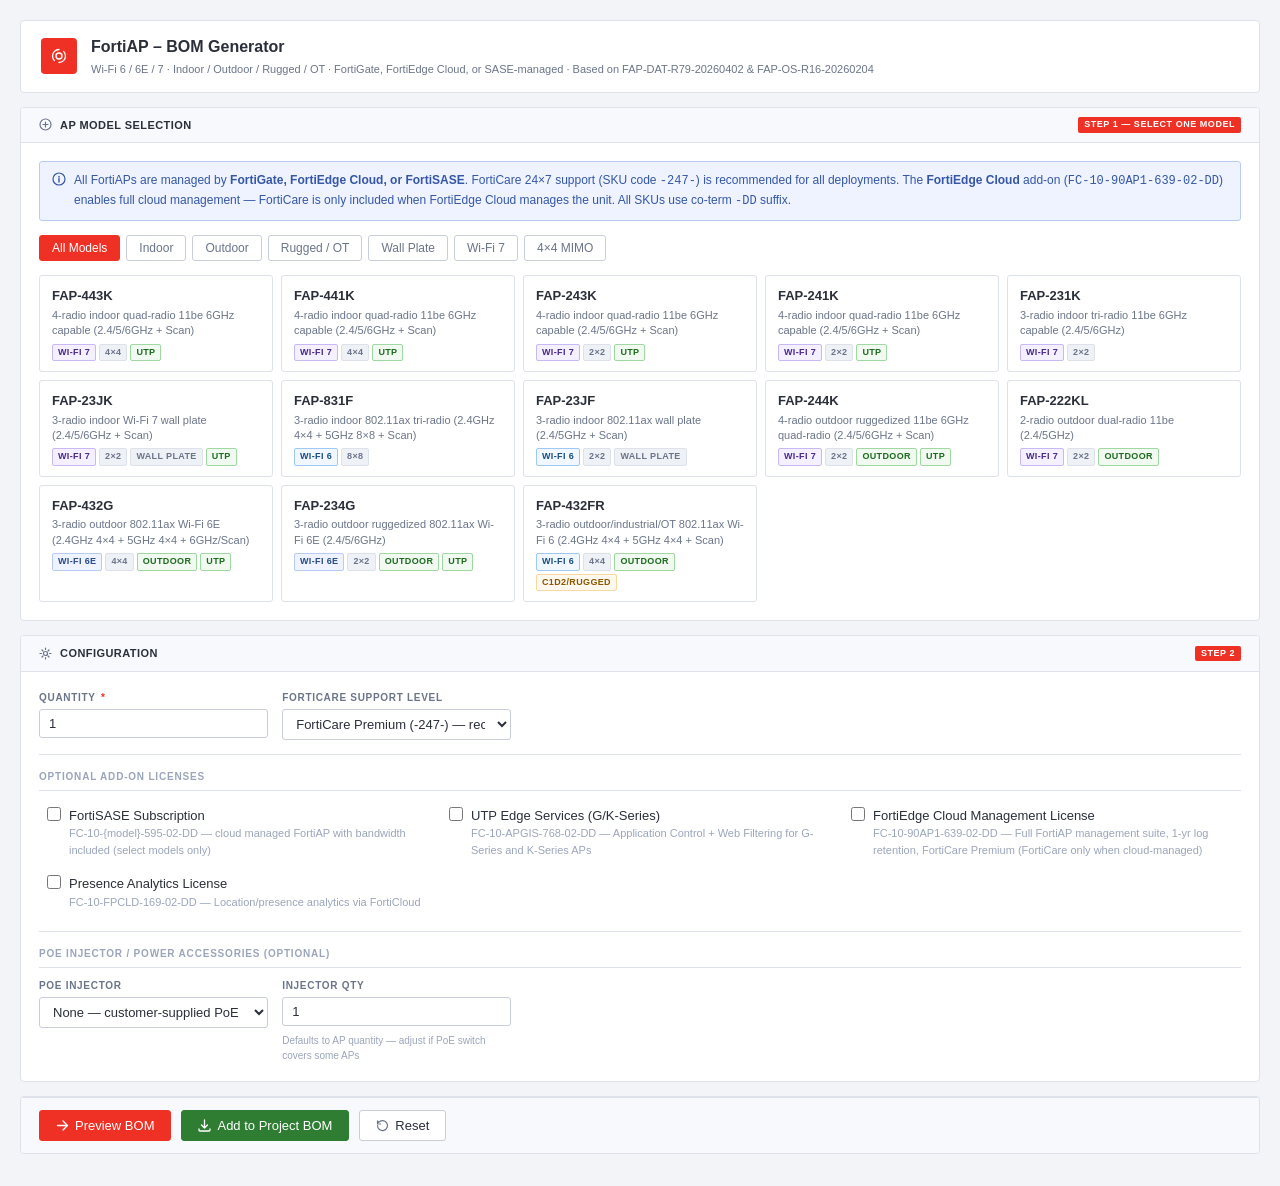
<file: products/fortiap-bomgen.html>
<!DOCTYPE html>
<html lang="en">
<head>
<meta charset="UTF-8">
<meta name="viewport" content="width=device-width, initial-scale=1.0">
<title>FortiAP – BOM Generator</title>
<style>
  :root {
    --red:#EE3124; --border:#DDE1E9; --bg:#F2F4F7; --white:#FFFFFF;
    --text:#2A2F3A; --text2:#6B7589; --textm:#9BA5BA;
    --sh:#F7F9FC; --ib:#C8CDD9; --th:#EEF1F6; --ts:#F7F9FC;
    --info-bg:#EEF3FF; --info-b:#B8CBF5; --info-t:#3557A5;
    --warn-bg:#FFF8EE; --warn-b:#F5D9A0; --warn-t:#8A5800;
    --ok-bg:#F0FAF0; --ok-b:#9FD8A0; --ok-t:#1E6B20;
    --w7-bg:#F5F0FF; --w7-b:#C8B8F5; --w7-t:#4A2A8A;
    --w6e-bg:#EEF3FF; --w6e-b:#B8CBF5; --w6e-t:#2A4A8A;
    --w6-bg:#F0F7FF; --w6-b:#9EC8F5; --w6-t:#1A4E82;
  }
  *{box-sizing:border-box;margin:0;padding:0;}
  body{font-family:'Segoe UI','Helvetica Neue',Arial,sans-serif;background:var(--bg);color:var(--text);font-size:13px;line-height:1.5;padding:20px;min-height:100vh;}

  .ph{background:var(--white);border:1px solid var(--border);border-radius:4px;padding:14px 20px;margin-bottom:14px;display:flex;align-items:center;gap:14px;}
  .ph-icon{width:36px;height:36px;background:var(--red);border-radius:4px;display:flex;align-items:center;justify-content:center;flex-shrink:0;}
  .ph-icon svg{width:20px;height:20px;}
  .ph h1{font-size:16px;font-weight:600;}
  .ph .sub{font-size:11px;color:var(--text2);margin-top:2px;}

  .card{background:var(--white);border:1px solid var(--border);border-radius:4px;margin-bottom:14px;overflow:hidden;}
  .ch{background:var(--sh);border-bottom:1px solid var(--border);padding:9px 18px;display:flex;align-items:center;gap:8px;flex-wrap:wrap;}
  .ch h2{font-size:11px;font-weight:700;color:var(--text);letter-spacing:.04em;text-transform:uppercase;}
  .ch .badge{font-size:9px;font-weight:700;text-transform:uppercase;letter-spacing:.06em;background:var(--red);color:#fff;border-radius:2px;padding:1px 6px;margin-left:auto;}
  .cb{padding:18px;}

  /* FILTER BAR */
  .seg-bar{display:flex;gap:6px;flex-wrap:wrap;margin-bottom:14px;}
  .seg-btn{padding:5px 12px;border-radius:3px;border:1px solid var(--ib);background:var(--white);color:var(--text2);font-size:12px;cursor:pointer;font-family:inherit;transition:all .12s;}
  .seg-btn:hover{background:var(--sh);border-color:#9BA5BA;}
  .seg-btn.active{background:var(--red);border-color:var(--red);color:#fff;font-weight:500;}

  /* MODEL CARDS */
  .model-grid{display:grid;grid-template-columns:repeat(auto-fill,minmax(200px,1fr));gap:8px;}
  .mc{border:1px solid var(--border);border-radius:3px;padding:10px 12px;cursor:pointer;background:var(--white);transition:all .12s;}
  .mc:hover{border-color:#9BA5BA;background:#FAFBFC;}
  .mc.selected{border-color:var(--red);border-width:2px;background:#FEF8F8;}
  .mc .mn{font-size:13px;font-weight:600;color:var(--text);}
  .mc .ms{font-size:11px;color:var(--text2);margin-top:2px;line-height:1.4;}
  .mc .mt{display:flex;flex-wrap:wrap;gap:3px;margin-top:5px;}
  .mc .tag{font-size:9px;font-weight:700;text-transform:uppercase;letter-spacing:.04em;border-radius:2px;padding:1px 5px;}
  .tag-w7{background:var(--w7-bg);color:var(--w7-t);border:1px solid var(--w7-b);}
  .tag-w6e{background:var(--w6e-bg);color:var(--w6e-t);border:1px solid var(--w6e-b);}
  .tag-w6{background:var(--w6-bg);color:var(--w6-t);border:1px solid var(--w6-b);}
  .tag-out{background:var(--ok-bg);color:var(--ok-t);border:1px solid var(--ok-b);}
  .tag-rug{background:var(--warn-bg);color:var(--warn-t);border:1px solid var(--warn-b);}
  .tag-wall{background:var(--th);color:var(--text2);border:1px solid var(--border);}
  .mc.hidden{display:none;}

  /* FORM */
  .fg{display:grid;grid-template-columns:repeat(auto-fill,minmax(210px,1fr));gap:14px;}
  .grp{display:flex;flex-direction:column;gap:4px;}
  label.lbl{font-size:10px;font-weight:700;color:var(--text2);text-transform:uppercase;letter-spacing:.07em;}
  label.lbl .r{color:var(--red);margin-left:2px;}
  input[type=number],select{background:var(--white);border:1px solid var(--ib);border-radius:3px;padding:6px 9px;font-size:13px;color:var(--text);font-family:inherit;outline:none;transition:border-color .15s;width:100%;}
  input:focus,select:focus{border-color:var(--red);box-shadow:0 0 0 2px rgba(238,49,36,.1);}
  .invalid{border-color:var(--red)!important;}
  .err{display:none;font-size:11px;color:#C0392B;margin-top:2px;}

  .trow{display:flex;align-items:flex-start;gap:8px;cursor:pointer;padding:5px 8px;border-radius:3px;margin-bottom:2px;transition:background .1s;}
  .trow:hover{background:var(--sh);}
  .trow input[type=checkbox]{accent-color:var(--red);width:14px;height:14px;margin-top:1px;flex-shrink:0;}
  .tl{font-size:13px;color:var(--text);}
  .tn{font-size:11px;color:var(--textm);}

  .callout{border-radius:3px;padding:9px 12px;font-size:12px;line-height:1.6;display:flex;gap:8px;align-items:flex-start;margin-bottom:14px;}
  .callout svg{flex-shrink:0;margin-top:1px;}
  .callout.info{background:var(--info-bg);border:1px solid var(--info-b);color:var(--info-t);}
  .callout.warn{background:var(--warn-bg);border:1px solid var(--warn-b);color:var(--warn-t);}

  .divider{height:1px;background:var(--border);margin:14px 0;}
  .sec-label{font-size:10px;font-weight:700;text-transform:uppercase;letter-spacing:.08em;color:var(--textm);margin-bottom:10px;padding-bottom:6px;border-bottom:1px solid var(--border);}

  .actions{display:flex;gap:10px;align-items:center;padding:12px 18px;background:var(--sh);border-top:1px solid var(--border);}
  .btn{display:inline-flex;align-items:center;gap:6px;padding:7px 16px;border-radius:3px;font-size:13px;font-weight:500;cursor:pointer;border:1px solid transparent;font-family:inherit;transition:background .12s;}
  .btn svg{width:13px;height:13px;flex-shrink:0;}
  .btn-p{background:var(--red);color:#fff;border-color:var(--red);}
  .btn-p:hover{background:#d42a1e;}
  .btn-s{background:var(--white);color:var(--text);border-color:var(--ib);}
  .btn-s:hover{background:var(--sh);}
  #smsg{font-size:11px;margin-left:6px;}

  /* BOM */
  #bom-section{display:none;}
  .bom-meta{display:flex;gap:18px;flex-wrap:wrap;margin-bottom:14px;}
  .bom-meta-item .ml{font-size:10px;font-weight:700;text-transform:uppercase;letter-spacing:.07em;color:var(--textm);}
  .bom-meta-item .mv{font-size:13px;font-weight:500;color:var(--text);}
  .bt-wrap{overflow-x:auto;-webkit-overflow-scrolling:touch;}
  table.bt{width:100%;border-collapse:collapse;font-size:12px;min-width:580px;}
  table.bt thead th{background:var(--th);border:1px solid var(--border);padding:7px 11px;text-align:left;font-weight:700;font-size:10px;text-transform:uppercase;letter-spacing:.05em;color:var(--text2);white-space:nowrap;}
  table.bt tbody td{border:1px solid var(--border);padding:7px 11px;vertical-align:top;}
  table.bt tbody tr:nth-child(even) td{background:var(--ts);}
  table.bt tbody tr:hover td{background:#EEF1F6;}
  .rs td{background:#EAECF3!important;font-weight:700;font-size:10px;text-transform:uppercase;letter-spacing:.06em;color:var(--text2);padding:5px 11px;border-top:2px solid #C5CAD9;}
  .sk{font-family:'Courier New',monospace;font-size:11.5px;color:#1A4E82;font-weight:700;white-space:nowrap;}
  .qc{text-align:center;font-weight:700;}
  .nc{color:var(--textm);font-size:11px;}
  .br{display:inline-block;font-size:9px;font-weight:700;text-transform:uppercase;letter-spacing:.05em;border-radius:2px;padding:1px 5px;}
  .br-r{background:#FEF0EE;color:#C0392B;border:1px solid #F5C6C2;}
  .br-o{background:var(--info-bg);color:var(--info-t);border:1px solid var(--info-b);}
  .bom-totals{margin-top:12px;display:flex;gap:12px;flex-wrap:wrap;}
  .tc{background:var(--sh);border:1px solid var(--border);border-radius:3px;padding:9px 14px;min-width:120px;}
  .tc .tl{font-size:10px;font-weight:700;text-transform:uppercase;letter-spacing:.08em;color:var(--textm);margin-bottom:3px;}
  .tc .tv{font-size:18px;font-weight:600;color:var(--text);}
  .tc.hi .tv{color:var(--red);}

  @media print{body{background:#fff;padding:0;}#config-section,.actions{display:none!important;}#bom-section{display:block!important;}}
</style>
</head>
<body>

<div class="ph">
  <div class="ph-icon">
    <svg viewBox="0 0 20 20" fill="none"><circle cx="10" cy="10" r="3" stroke="white" stroke-width="1.4"/><path d="M10 3.5C6.4 3.5 3.5 6.4 3.5 10" stroke="white" stroke-width="1.3" stroke-linecap="round"/><path d="M10 16.5c3.6 0 6.5-2.9 6.5-6.5" stroke="white" stroke-width="1.3" stroke-linecap="round"/><path d="M3.5 10c0 1.8.7 3.4 1.9 4.6" stroke="white" stroke-width="1.3" stroke-linecap="round"/><path d="M16.5 10c0-1.8-.7-3.4-1.9-4.6" stroke="white" stroke-width="1.3" stroke-linecap="round"/></svg>
  </div>
  <div>
    <h1>FortiAP – BOM Generator</h1>
    <div class="sub">Wi-Fi 6 / 6E / 7 · Indoor / Outdoor / Rugged / OT · FortiGate, FortiEdge Cloud, or SASE-managed · Based on FAP-DAT-R79-20260402 &amp; FAP-OS-R16-20260204</div>
  </div>
</div>

<div id="config-section">

<!-- ══ MODEL SELECTION ═══════════════════════════════════════════════════ -->
<div class="card">
  <div class="ch">
    <svg width="13" height="13" viewBox="0 0 13 13" fill="none"><circle cx="6.5" cy="6.5" r="5.5" stroke="#6B7589" stroke-width="1.2"/><path d="M4 6.5h5M6.5 4v5" stroke="#6B7589" stroke-width="1.2" stroke-linecap="round"/></svg>
    <h2>AP Model Selection</h2><span class="badge">Step 1 — Select one model</span>
  </div>
  <div class="cb">

    <div class="callout info">
      <svg width="14" height="14" viewBox="0 0 14 14" fill="none"><circle cx="7" cy="7" r="6" stroke="#3557A5" stroke-width="1.2"/><path d="M7 6.5v3.5M7 4.5v.5" stroke="#3557A5" stroke-width="1.4" stroke-linecap="round"/></svg>
      <div>All FortiAPs are managed by <strong>FortiGate, FortiEdge Cloud, or FortiSASE</strong>. FortiCare 24×7 support (SKU code <code>-247-</code>) is recommended for all deployments. The <strong>FortiEdge Cloud</strong> add-on (<code>FC-10-90AP1-639-02-DD</code>) enables full cloud management — FortiCare is only included when FortiEdge Cloud manages the unit. All SKUs use co-term <code>-DD</code> suffix.</div>
    </div>

    <div class="seg-bar">
      <button class="seg-btn active" onclick="filterSeg(this,'all')">All Models</button>
      <button class="seg-btn" onclick="filterSeg(this,'indoor')">Indoor</button>
      <button class="seg-btn" onclick="filterSeg(this,'outdoor')">Outdoor</button>
      <button class="seg-btn" onclick="filterSeg(this,'rugged')">Rugged / OT</button>
      <button class="seg-btn" onclick="filterSeg(this,'wallplate')">Wall Plate</button>
      <button class="seg-btn" onclick="filterSeg(this,'wifi7')">Wi-Fi 7</button>
      <button class="seg-btn" onclick="filterSeg(this,'4x4')">4×4 MIMO</button>
    </div>

    <div class="model-grid" id="model-grid"></div>
    <span class="err" id="err-model" style="margin-top:6px;">Please select a model</span>
  </div>
</div>

<!-- ══ CONFIGURATION ═════════════════════════════════════════════════════ -->
<div class="card">
  <div class="ch">
    <svg width="13" height="13" viewBox="0 0 13 13" fill="none"><circle cx="6.5" cy="6.5" r="2" stroke="#6B7589" stroke-width="1.2"/><path d="M6.5 1v1.5M6.5 10.5V12M1 6.5h1.5M10.5 6.5H12" stroke="#6B7589" stroke-width="1.2" stroke-linecap="round"/><path d="M3 3l1 1M9 9l1 1M3 10l1-1M9 4l1-1" stroke="#6B7589" stroke-width="1.2" stroke-linecap="round"/></svg>
    <h2>Configuration</h2><span class="badge">Step 2</span>
  </div>
  <div class="cb">
    <div class="fg" style="margin-bottom:14px;">
      <div class="grp">
        <label class="lbl">Quantity <span class="r">*</span></label>
        <input type="number" id="f-qty" min="1" max="9999" value="1">
        <span class="err" id="err-qty">Enter at least 1</span>
      </div>
      <div class="grp">
        <label class="lbl">FortiCare Support Level</label>
        <select id="f-care">
          <option value="premium">FortiCare Premium (-247-) — recommended</option>
          <option value="elite">FortiCare Elite (-284-)</option>
          <option value="essential">FortiCare Essential (-314-) — renewal only, not with initial HW purchase</option>
        </select>
      </div>
    </div>

    <div class="divider"></div>
    <div class="sec-label">Optional Add-on Licenses</div>
    <div style="display:grid;grid-template-columns:repeat(auto-fill,minmax(300px,1fr));gap:4px;">
      <label class="trow"><input type="checkbox" id="f-sase"><div>
        <div class="tl">FortiSASE Subscription</div>
        <div class="tn" id="sase-hint">FC-10-{model}-595-02-DD — cloud managed FortiAP with bandwidth included (select models only)</div>
      </div></label>
      <label class="trow" id="row-utp"><input type="checkbox" id="f-utp"><div>
        <div class="tl">UTP Edge Services (G/K-Series)</div>
        <div class="tn">FC-10-APGIS-768-02-DD — Application Control + Web Filtering for G-Series and K-Series APs</div>
      </div></label>
      <label class="trow"><input type="checkbox" id="f-cloud"><div>
        <div class="tl">FortiEdge Cloud Management License</div>
        <div class="tn">FC-10-90AP1-639-02-DD — Full FortiAP management suite, 1-yr log retention, FortiCare Premium (FortiCare only when cloud-managed)</div>
      </div></label>
      <label class="trow"><input type="checkbox" id="f-presence"><div>
        <div class="tl">Presence Analytics License</div>
        <div class="tn">FC-10-FPCLD-169-02-DD — Location/presence analytics via FortiCloud</div>
      </div></label>
    </div>

    <div class="divider"></div>
    <div class="sec-label">PoE Injector / Power Accessories (Optional)</div>
    <div class="fg">
      <div class="grp">
        <label class="lbl">PoE Injector</label>
        <select id="f-poe">
          <option value="none">None — customer-supplied PoE switch</option>
          <option value="GPI-115">GPI-115 — 802.3af 15.4W Gigabit injector</option>
          <option value="GPI-130">GPI-130 — 802.3at 30W Gigabit injector</option>
          <option value="GPI-145">GPI-145 — 802.3bt 60W Multi-Gigabit injector</option>
        </select>
      </div>
      <div class="grp" id="grp-poe-qty">
        <label class="lbl">Injector Qty</label>
        <input type="number" id="f-poe-qty" min="1" value="1">
        <div style="font-size:10px;color:var(--textm);margin-top:3px;">Defaults to AP quantity — adjust if PoE switch covers some APs</div>
      </div>
    </div>
  </div>
</div>

<!-- ══ ACTIONS ═══════════════════════════════════════════════════════════ -->
<div class="card">
  <div class="actions">
    <button class="btn btn-p" onclick="generateBOM()">
      <svg viewBox="0 0 13 13" fill="none"><path d="M1.5 6.5h10M7 2l4.5 4.5L7 11" stroke="white" stroke-width="1.4" stroke-linecap="round" stroke-linejoin="round"/></svg>
      Preview BOM
    </button>
    <button class="btn btn-p" onclick="addToProjectBOM()" style="background:#2E7D32;border-color:#2E7D32;">
      <svg viewBox="0 0 13 13" fill="none"><path d="M6.5 1v8M3.5 6l3 3 3-3" stroke="white" stroke-width="1.3" stroke-linecap="round" stroke-linejoin="round"/><path d="M1 10v1a1 1 0 0 0 1 1h9a1 1 0 0 0 1-1v-1" stroke="white" stroke-width="1.3" stroke-linecap="round"/></svg>
      Add to Project BOM
    </button>
    <button class="btn btn-s" onclick="resetForm()">
      <svg viewBox="0 0 13 13" fill="none"><path d="M1.5 6.5a5 5 0 1 0 1.2-3.2L1.5 2v3h3" stroke="#6B7589" stroke-width="1.2" stroke-linecap="round" stroke-linejoin="round"/></svg>
      Reset
    </button>
    <span id="smsg" style="color:#C0392B;"></span>
  </div>
</div>

</div><!-- end config-section -->

<!-- ══ BOM OUTPUT ════════════════════════════════════════════════════════ -->
<div class="card" id="bom-section">
  <div class="ch">
    <svg width="13" height="13" viewBox="0 0 13 13" fill="none"><rect x="1" y="1.5" width="11" height="10" rx="1.5" stroke="#6B7589" stroke-width="1.2"/><path d="M3.5 5h6M3.5 7h6M3.5 9h3.5" stroke="#6B7589" stroke-width="1.2" stroke-linecap="round"/></svg>
    <h2>Bill of Materials — FortiAP</h2>
    <div style="margin-left:auto;display:flex;gap:8px;">
      <button class="btn btn-s" onclick="copyTSV()" style="padding:4px 10px;font-size:11px;">
        <svg viewBox="0 0 13 13" fill="none"><rect x="3.5" y="1" width="8" height="9" rx="1" stroke="#6B7589" stroke-width="1.1"/><rect x="1" y="3" width="8" height="9" rx="1" stroke="#6B7589" stroke-width="1.1"/></svg>Copy TSV
      </button>
      <button class="btn btn-s" onclick="window.print()" style="padding:4px 10px;font-size:11px;">
        <svg viewBox="0 0 13 13" fill="none"><rect x="1.5" y="4" width="10" height="6" rx="1" stroke="#6B7589" stroke-width="1.1"/><path d="M3.5 4V2h6v2M3.5 10h6" stroke="#6B7589" stroke-width="1.1" stroke-linecap="round"/></svg>Print
      </button>
    </div>
  </div>
  <div class="cb">
    <div class="bom-meta" id="bom-meta"></div>
    <div class="bt-wrap"><table class="bt" id="bom-table">
      <thead><tr>
        <th style="width:230px;">Part Number</th>
        <th>Description</th>
        <th style="width:55px;text-align:center;">Qty</th>
        <th style="width:75px;">Type</th>
        <th>Notes</th>
      </tr></thead>
      <tbody id="bom-tbody"></tbody>
    </table></div>
    <div class="bom-totals" id="bom-totals"></div>
  </div>
</div>

<script>
// ── MODEL DATABASE ────────────────────────────────────────────────────────────
// Sources: FAP-DAT-R79-20260402 (pages 45-46) and FAP-OS-R16-20260204 (page 3)
// hwSku: hardware base SKU (suffix [RC] = region code, shown as -A in BOM)
// careSku: FortiCare Premium 247 base (we swap -247- for -284-/-314- on elite/essential)
// saseSku: FortiSASE subscription (595), or null if not available
// utpEligible: can add APGIS UTP license
// wifi: wifi generation string for display
// seg: filter category (indoor/outdoor/rugged/wallplate)
// mimo: '2x2' or '4x4'
// poeNeeded: recommended PoE injector type (for notes)

const MODELS = [
  // ── INDOOR Wi-Fi 7 ────────────────────────────────────────────────────────
  {
    id:'FAP-443K', wifi:'Wi-Fi 7', mimo:'4×4', seg:['indoor','wifi7','4x4'],
    desc:'4-radio indoor quad-radio 11be 6GHz capable (2.4/5/6GHz + Scan), external antennas, 2×10G RJ45, BT/BLE, USB',
    hwBase:'FAP-443K', carePfx:'FC-10-FP43K',
    saseSku:null, utpEligible:true,
    poeRec:'GPI-145 (802.3bt 60W)',
  },
  {
    id:'FAP-441K', wifi:'Wi-Fi 7', mimo:'4×4', seg:['indoor','wifi7','4x4'],
    desc:'4-radio indoor quad-radio 11be 6GHz capable (2.4/5/6GHz + Scan), internal antennas, 2×10G RJ45, BT/BLE, USB',
    hwBase:'FAP-441K', carePfx:'FC-10-FP41K',
    saseSku:null, utpEligible:true,
    poeRec:'GPI-145 (802.3bt 60W)',
  },
  {
    id:'FAP-243K', wifi:'Wi-Fi 7', mimo:'2×2', seg:['indoor','wifi7'],
    desc:'4-radio indoor quad-radio 11be 6GHz capable (2.4/5/6GHz + Scan), external antennas, 1×10G + 1×1G RJ45, BT/BLE, USB',
    hwBase:'FAP-243K', carePfx:'FC-10-P243K',
    saseSku:null, utpEligible:true,
    poeRec:'GPI-130 (802.3at 30W) or AC adapter SP-FAP400-PA',
  },
  {
    id:'FAP-241K', wifi:'Wi-Fi 7', mimo:'2×2', seg:['indoor','wifi7'],
    desc:'4-radio indoor quad-radio 11be 6GHz capable (2.4/5/6GHz + Scan), internal antennas, 1×10G + 1×1G RJ45, BT/BLE, USB',
    hwBase:'FAP-241K', carePfx:'FC-10-P241K',
    saseSku:null, utpEligible:true,
    poeRec:'GPI-130 (802.3at 30W) or AC adapter SP-FAP400-PA',
  },
  {
    id:'FAP-231K', wifi:'Wi-Fi 7', mimo:'2×2', seg:['indoor','wifi7'],
    desc:'3-radio indoor tri-radio 11be 6GHz capable (2.4/5/6GHz), internal antennas, 1×5G RJ45, BT/BLE, GPS. No dedicated scanning radio.',
    hwBase:'FAP-231K', carePfx:'FC-10-P231K',
    saseSku:null, utpEligible:false,
    poeRec:'GPI-130 (802.3at 30W) or AC adapter SP-FAP200-PA-XX',
  },
  {
    id:'FAP-23JK', wifi:'Wi-Fi 7', mimo:'2×2', seg:['indoor','wifi7','wallplate'],
    desc:'3-radio indoor Wi-Fi 7 wall plate (2.4/5/6GHz + Scan), 1×10G WAN + 3×1G LAN ports, LAN3 802.3af PSE out, BT/BLE. Desktop/wall mount.',
    hwBase:'FAP-23JK', carePfx:'FC-10-P23JK',
    saseSku:null, utpEligible:true,
    poeRec:'GPI-145 (802.3bt 60W)',
  },
  // ── INDOOR Wi-Fi 6 ────────────────────────────────────────────────────────
  {
    id:'FAP-831F', wifi:'Wi-Fi 6', mimo:'8×8', seg:['indoor','4x4'],
    desc:'3-radio indoor 802.11ax tri-radio (2.4GHz 4×4 + 5GHz 8×8 + Scan), internal antennas, 1×5G + 1×1G RJ45, BT/BLE, USB. High-density campus.',
    hwBase:'FAP-831F', carePfx:'FC-10-P831F',
    saseSku:'FC-10-P831F-595-02-DD', utpEligible:false,
    poeRec:'GPI-130 (802.3at) or AC adapter SP-FAP400-PA',
  },
  {
    id:'FAP-23JF', wifi:'Wi-Fi 6', mimo:'2×2', seg:['indoor','wallplate'],
    desc:'3-radio indoor 802.11ax wall plate (2.4/5GHz + Scan), 3 internal antennas, 4×GE RJ45 (1×PD, 1×PSE, 2×non-PoE), RJ45 passthrough. Remote worker / wall plate.',
    hwBase:'FAP-23JF', carePfx:'FC-10-P23JF',
    saseSku:'FC-10-P23JF-595-02-DD', utpEligible:false,
    poeRec:'GPI-130 (802.3at) or DC adapter SP-FAP23J-PA-10',
  },
  // ── OUTDOOR Wi-Fi 7 ───────────────────────────────────────────────────────
  {
    id:'FAP-244K', wifi:'Wi-Fi 7', mimo:'2×2', seg:['outdoor','wifi7'],
    desc:'4-radio outdoor ruggedized 11be 6GHz quad-radio (2.4/5/6GHz + Scan), internal antennas, IP67, 10G SFP+ + 5G RJ45 PoE-IN, BT/BLE. Ships with 802.3bt PoE injector.',
    hwBase:'FAP-244K', carePfx:'FC-10-F244K',
    saseSku:'FC-10-F244K-595-02-DD', utpEligible:true,
    poeRec:'PoE injector included in box (802.3bt)',
  },
  {
    id:'FAP-222KL', wifi:'Wi-Fi 7', mimo:'2×2', seg:['outdoor','wifi7'],
    desc:'2-radio outdoor dual-radio 11be (2.4/5GHz), external antennas, IP67, 1×2.5G PoE-IN + 1×1G PSE-OUT, LoRaWAN module, LTE Cat4 (eSIM), GNSS. Ships with 802.3bt PoE injector.',
    hwBase:'FAP-222KL', carePfx:'FC-10-F22KL',
    saseSku:'FC-10-F22KL-595-02-DD', utpEligible:false,
    poeRec:'PoE injector included in box (802.3bt)',
  },
  // ── OUTDOOR Wi-Fi 6E ──────────────────────────────────────────────────────
  {
    id:'FAP-432G', wifi:'Wi-Fi 6E', mimo:'4×4', seg:['outdoor','4x4'],
    desc:'3-radio outdoor 802.11ax Wi-Fi 6E (2.4GHz 4×4 + 5GHz 4×4 + 6GHz/Scan), N-type external antennas, IP67, 1×10G + 1×1G RJ45, BT/BLE, GNSS, PSE out. Ships with PoE injector.',
    hwBase:'FAP-432G', carePfx:'FC-10-P432G',
    saseSku:'FC-10-P432G-595-02-DD', utpEligible:true,
    poeRec:'PoE injector included in box (802.3bt)',
  },
  {
    id:'FAP-234G', wifi:'Wi-Fi 6E', mimo:'2×2', seg:['outdoor'],
    desc:'3-radio outdoor ruggedized 802.11ax Wi-Fi 6E (2.4/5/6GHz), internal antennas, IP67, C1D2/ATEX certified, 1×2.5G + 1×1G RJ45, BT/BLE, GNSS. Ships with PoE injector.',
    hwBase:'FAP-234G', carePfx:'FC-10-PG234',
    saseSku:'FC-10-PG234-595-02-DD', utpEligible:true,
    poeRec:'PoE injector included in box (802.3at)',
  },
  // ── OUTDOOR / RUGGED Wi-Fi 6 ──────────────────────────────────────────────
  {
    id:'FAP-432FR', wifi:'Wi-Fi 6', mimo:'4×4', seg:['outdoor','rugged','4x4'],
    desc:'3-radio outdoor/industrial/OT 802.11ax Wi-Fi 6 (2.4GHz 4×4 + 5GHz 4×4 + Scan), N-type external antennas, IP67, C1D2 certified, 1×2.5G + 1×1G RJ45 (PSE), BT/BLE. Ships with passive PoE injector.',
    hwBase:'FAP-432FR', carePfx:'FC-10-FR432',
    saseSku:'FC-10-FR432-595-02-DD', utpEligible:false,
    poeRec:'Passive PoE injector included in box (802.3bt)',
  },
];

// FortiCare code mapping: -247- Premium, -284- Elite, -314- Essential
const CARE_CODE = { premium:'247', elite:'284', essential:'314' };
const CARE_LABEL = { premium:'Premium', elite:'Elite', essential:'Essential (renewal only)' };

// PoE injector SKUs and descriptions
const POE_INJECTORS = {
  'GPI-115': { desc:'1-port Gigabit PoE injector, 802.3af 15.4W' },
  'GPI-130': { desc:'1-port Gigabit PoE injector, 802.3at up to 30W' },
  'GPI-145': { desc:'1-port Multi-Gigabit PoE injector, 802.3bt up to 60W' },
};

// ── STATE ─────────────────────────────────────────────────────────────────────
let selectedModel = null;
let _lastRows = [], _lastLabel = '', _lastMeta = {};

// ── BUILD MODEL GRID ─────────────────────────────────────────────────────────
function buildModelGrid() {
  const grid = document.getElementById('model-grid');
  grid.innerHTML = MODELS.map(m => {
    const wifiTagClass = m.wifi === 'Wi-Fi 7' ? 'tag-w7' : m.wifi === 'Wi-Fi 6E' ? 'tag-w6e' : 'tag-w6';
    const isOut = m.seg.includes('outdoor');
    const isRug = m.seg.includes('rugged');
    const isWall = m.seg.includes('wallplate');
    const tags = [
      `<span class="tag ${wifiTagClass}">${m.wifi}</span>`,
      `<span class="tag" style="background:var(--th);color:var(--text2);border:1px solid var(--border);">${m.mimo}</span>`,
    ];
    if (isOut) tags.push(`<span class="tag tag-out">Outdoor</span>`);
    if (isRug) tags.push(`<span class="tag tag-rug">C1D2/Rugged</span>`);
    if (isWall) tags.push(`<span class="tag tag-wall">Wall Plate</span>`);
    if (m.utpEligible) tags.push(`<span class="tag" style="background:#F0FAF0;color:#1E6B20;border:1px solid #9FD8A0;">UTP</span>`);
    const segData = m.seg.join(' ');
    return `<div class="mc" id="mc-${m.id.replace(/-/g,'')}" data-seg="${segData}" onclick="selectModel('${m.id}')">
      <div class="mn">${m.id}</div>
      <div class="ms">${m.desc.split(',')[0]}</div>
      <div class="mt">${tags.join('')}</div>
    </div>`;
  }).join('');
}

function filterSeg(btn, seg) {
  document.querySelectorAll('.seg-btn').forEach(b => b.classList.remove('active'));
  btn.classList.add('active');
  document.querySelectorAll('.mc').forEach(c => {
    const segs = c.dataset.seg.split(' ');
    const show = seg === 'all' || segs.includes(seg);
    c.classList.toggle('hidden', !show);
  });
}

function selectModel(id) {
  selectedModel = MODELS.find(m => m.id === id);
  document.querySelectorAll('.mc').forEach(c => c.classList.remove('selected'));
  document.getElementById('mc-' + id.replace(/-/g,'')).classList.add('selected');
  document.getElementById('err-model').style.display = 'none';

  // Update SASE hint
  const saseHint = document.getElementById('sase-hint');
  if (selectedModel.saseSku) {
    saseHint.textContent = `${selectedModel.saseSku} — FortiSASE subscription for cloud managed FortiAP with bandwidth included`;
  } else {
    saseHint.textContent = 'FortiSASE subscription not available for this model';
    document.getElementById('f-sase').checked = false;
  }
  document.querySelector('label:has(#f-sase)').style.opacity = selectedModel.saseSku ? '1' : '0.4';
  document.querySelector('label:has(#f-sase)').style.pointerEvents = selectedModel.saseSku ? '' : 'none';

  // UTP eligibility
  const utpRow = document.getElementById('row-utp');
  utpRow.style.opacity = selectedModel.utpEligible ? '1' : '0.4';
  utpRow.style.pointerEvents = selectedModel.utpEligible ? '' : 'none';
  if (!selectedModel.utpEligible) document.getElementById('f-utp').checked = false;

  // PoE recommendation note
  document.querySelector('#grp-poe-qty .tn, #f-poe + div') && null;
  const poeQtyHint = document.querySelector('#grp-poe-qty div');
  if (poeQtyHint) poeQtyHint.textContent = `Recommended for this model: ${selectedModel.poeRec}`;
}

// ── postMessage ───────────────────────────────────────────────────────────────
function addToProjectBOM() {
  if (!generateBOM()) return;
  if (window.parent && window.parent !== window) {
    window.parent.postMessage({ type:'FORTIBOM_ADD', product:'FortiAP', label:_lastLabel, rows:_lastRows, meta:_lastMeta }, '*');
    document.getElementById('smsg').textContent = '✓ Added to Project BOM.';
    document.getElementById('smsg').style.color = '#2E7D32';
  }
}

// ── GENERATE ──────────────────────────────────────────────────────────────────
function generateBOM() {
  if (!selectedModel) {
    document.getElementById('err-model').style.display = 'block';
    document.getElementById('smsg').textContent = '⚠ Please select an AP model.';
    document.getElementById('smsg').style.color = '#C0392B';
    return false;
  }
  const qty = parseInt(document.getElementById('f-qty').value, 10) || 0;
  if (qty < 1) {
    document.getElementById('f-qty').classList.add('invalid');
    document.getElementById('err-qty').style.display = 'block';
    document.getElementById('smsg').textContent = '⚠ Enter a valid quantity.';
    document.getElementById('smsg').style.color = '#C0392B';
    return false;
  }
  document.getElementById('f-qty').classList.remove('invalid');
  document.getElementById('err-qty').style.display = 'none';
  document.getElementById('smsg').textContent = '';

  const m = selectedModel;
  const careLevel = document.getElementById('f-care').value;
  const incSase = document.getElementById('f-sase').checked && !!m.saseSku;
  const incUtp = document.getElementById('f-utp').checked && m.utpEligible;
  const incCloud = document.getElementById('f-cloud').checked;
  const incPresence = document.getElementById('f-presence').checked;
  const poeModel = document.getElementById('f-poe').value;
  const poeQty = parseInt(document.getElementById('f-poe-qty').value, 10) || qty;

  const careCode = CARE_CODE[careLevel];
  const careLabel = CARE_LABEL[careLevel];
  const careSku = `${m.carePfx}-${careCode}-02-DD`;

  const isOut = m.seg.includes('outdoor');
  const isRug = m.seg.includes('rugged');
  const segLabel = isRug ? 'Rugged / Industrial OT' : isOut ? 'Outdoor' : 'Indoor';

  const rows = [];

  rows.push({ section: `${segLabel} · ${m.id} ×${qty} — ${m.wifi} ${m.mimo} MIMO` });

  // Hardware AP
  rows.push({
    sku: `${m.hwBase}-A`,
    desc: `${m.id} Wireless Access Point — ${m.desc} Managed by FortiGate, FortiEdge Cloud, or FortiSASE. Limited Lifetime Hardware Warranty.`,
    qty, kind:'req',
    note: `Replace -A with correct regional suffix (A/B/C/D/E/F/I/J/K/N/P/S/T/U/V/W/Y)`,
  });

  // FortiCare Support
  if (careLevel === 'essential') {
    rows.push({
      sku: '⚠',
      desc: 'NOTE: FortiCare Essential (-314-) is only available for renewal, not with initial hardware purchase.',
      qty: null, kind:'note', note: 'Renewal only',
    });
  }
  rows.push({
    sku: careSku,
    desc: `FortiCare ${careLabel} Support for ${m.id} — 24×7 TAC, firmware updates, hardware replacement`,
    qty, kind:'req',
    note: `${careLevel === 'essential' ? 'Renewal only — not with initial HW' : '24×7 TAC + RMA'} · co-term -DD`,
  });

  // FortiSASE subscription
  if (incSase) {
    rows.push({
      sku: m.saseSku,
      desc: `FortiSASE Subscription for ${m.id} — cloud managed FortiAP with SD-WAN bandwidth included. Enables SASE-managed deployment without FortiGate on-site.`,
      qty, kind:'opt',
      note: 'FortiSASE managed · bandwidth included',
    });
  }

  // UTP Edge Services
  if (incUtp) {
    rows.push({
      sku: 'FC-10-APGIS-768-02-DD',
      desc: 'FortiAP G/K-Series UTP Edge Services — FortiGuard Universal Threat Protection: Application Control + Web Filtering. Applicable to FortiGate or FortiCloud managed G-Series and K-Series FortiAP.',
      qty, kind:'opt',
      note: 'G/K-Series models only · requires FortiGate or FortiCloud management',
    });
  }

  // FortiEdge Cloud Management
  if (incCloud) {
    rows.push({
      sku: 'FC-10-90AP1-639-02-DD',
      desc: 'FortiEdge Cloud FortiAP Management License — full suite of FortiAP management features, 1-year log retention. FortiCare Premium included only when FortiEdge Cloud is the managing entity.',
      qty, kind:'opt',
      note: 'Cloud-managed · FortiCare only when FortiEdge Cloud manages unit',
    });
  }

  // Presence Analytics
  if (incPresence) {
    rows.push({
      sku: 'FC-10-FPCLD-169-02-DD',
      desc: 'FortiCloud Presence Analytics License — location and presence analytics for FortiAP.',
      qty, kind:'opt',
      note: 'FortiCloud presence/location analytics',
    });
  }

  // PoE Injector
  if (poeModel !== 'none') {
    const poe = POE_INJECTORS[poeModel];
    rows.push({
      sku: poeModel,
      desc: `${poeModel} — ${poe.desc}`,
      qty: poeQty, kind:'opt',
      note: `${poeQty < qty ? `${poeQty} of ${qty} APs — remainder powered by PoE switch` : 'One per AP'}`,
    });
  }

  _lastLabel = `${m.id} ×${qty} — ${m.wifi} ${m.mimo} ${careLabel}`;
  _lastRows  = rows;
  _lastMeta  = { model: m.id, qty, wifi: m.wifi, mimo: m.mimo, care: careLabel };
  renderBOM(rows, _lastMeta);
  return true;
}

function renderBOM(rows, meta) {
  document.getElementById('bom-meta').innerHTML = [
    { label:'Model',   value: meta.model },
    { label:'Qty',     value: meta.qty },
    { label:'Wi-Fi',   value: meta.wifi },
    { label:'MIMO',    value: meta.mimo },
    { label:'Support', value: meta.care },
    { label:'SKU Suffix', value:'-DD (co-term)' },
  ].map(m=>`<div class="bom-meta-item"><div class="ml">${m.label}</div><div class="mv">${m.value}</div></div>`).join('');

  const tbody = document.getElementById('bom-tbody');
  tbody.innerHTML = '';
  let lines=0, totalQty=0;
  for (const row of rows) {
    const tr = document.createElement('tr');
    if (row.section !== undefined) {
      tr.className = 'rs';
      tr.innerHTML = `<td colspan="5">${row.section}</td>`;
    } else {
      lines++;
      if (typeof row.qty === 'number') totalQty += row.qty;
      const bm={req:'<span class="br br-r">Required</span>',opt:'<span class="br br-o">Optional</span>',note:''};
      tr.innerHTML = `<td><span class="sk">${row.sku}</span></td><td class="nc">${row.desc}</td><td class="qc">${row.qty??''}</td><td>${bm[row.kind]||''}</td><td class="nc">${row.note||''}</td>`;
    }
    tbody.appendChild(tr);
  }
  document.getElementById('bom-totals').innerHTML = `
    <div class="tc"><div class="tl">Line Items</div><div class="tv">${lines}</div></div>
    <div class="tc hi"><div class="tl">Total Units</div><div class="tv">${totalQty}</div></div>
  `;
  document.getElementById('bom-section').style.display='block';
  document.getElementById('bom-section').scrollIntoView({behavior:'smooth',block:'start'});
  document.getElementById('smsg').textContent='✓ BOM generated.';
  document.getElementById('smsg').style.color='#2E7D32';
}

function resetForm() {
  selectedModel = null;
  document.querySelectorAll('.mc').forEach(c => c.classList.remove('selected'));
  document.getElementById('f-qty').value = '1';
  document.getElementById('f-care').value = 'premium';
  document.getElementById('f-sase').checked = false;
  document.getElementById('f-utp').checked = false;
  document.getElementById('f-cloud').checked = false;
  document.getElementById('f-presence').checked = false;
  document.getElementById('f-poe').value = 'none';
  document.getElementById('f-poe-qty').value = '1';
  document.querySelector('label:has(#f-sase)').style.opacity = '1';
  document.querySelector('label:has(#f-sase)').style.pointerEvents = '';
  document.getElementById('row-utp').style.opacity = '1';
  document.getElementById('row-utp').style.pointerEvents = '';
  document.getElementById('bom-section').style.display = 'none';
  document.getElementById('smsg').textContent = '';
  document.querySelectorAll('.invalid').forEach(e => e.classList.remove('invalid'));
  document.querySelectorAll('.err').forEach(e => e.style.display = 'none');
}

function copyTSV() {
  const rows = document.querySelectorAll('#bom-table tbody tr');
  const lines = ['Part Number\tDescription\tQty\tType\tNotes'];
  rows.forEach(r => {
    if (r.classList.contains('rs')) { lines.push(`\t${r.querySelector('td').textContent.trim()}\t\t\t`); }
    else {
      const c = r.querySelectorAll('td');
      if (c.length >= 5) lines.push([c[0].textContent.trim(),c[1].textContent.trim(),c[2].textContent.trim(),c[3].textContent.trim(),c[4].textContent.trim()].join('\t'));
    }
  });
  navigator.clipboard.writeText(lines.join('\n')).then(() => { document.getElementById('smsg').textContent='✓ Copied.'; document.getElementById('smsg').style.color='#2E7D32'; });
}

buildModelGrid();
</script>
</body>
</html>
</file>
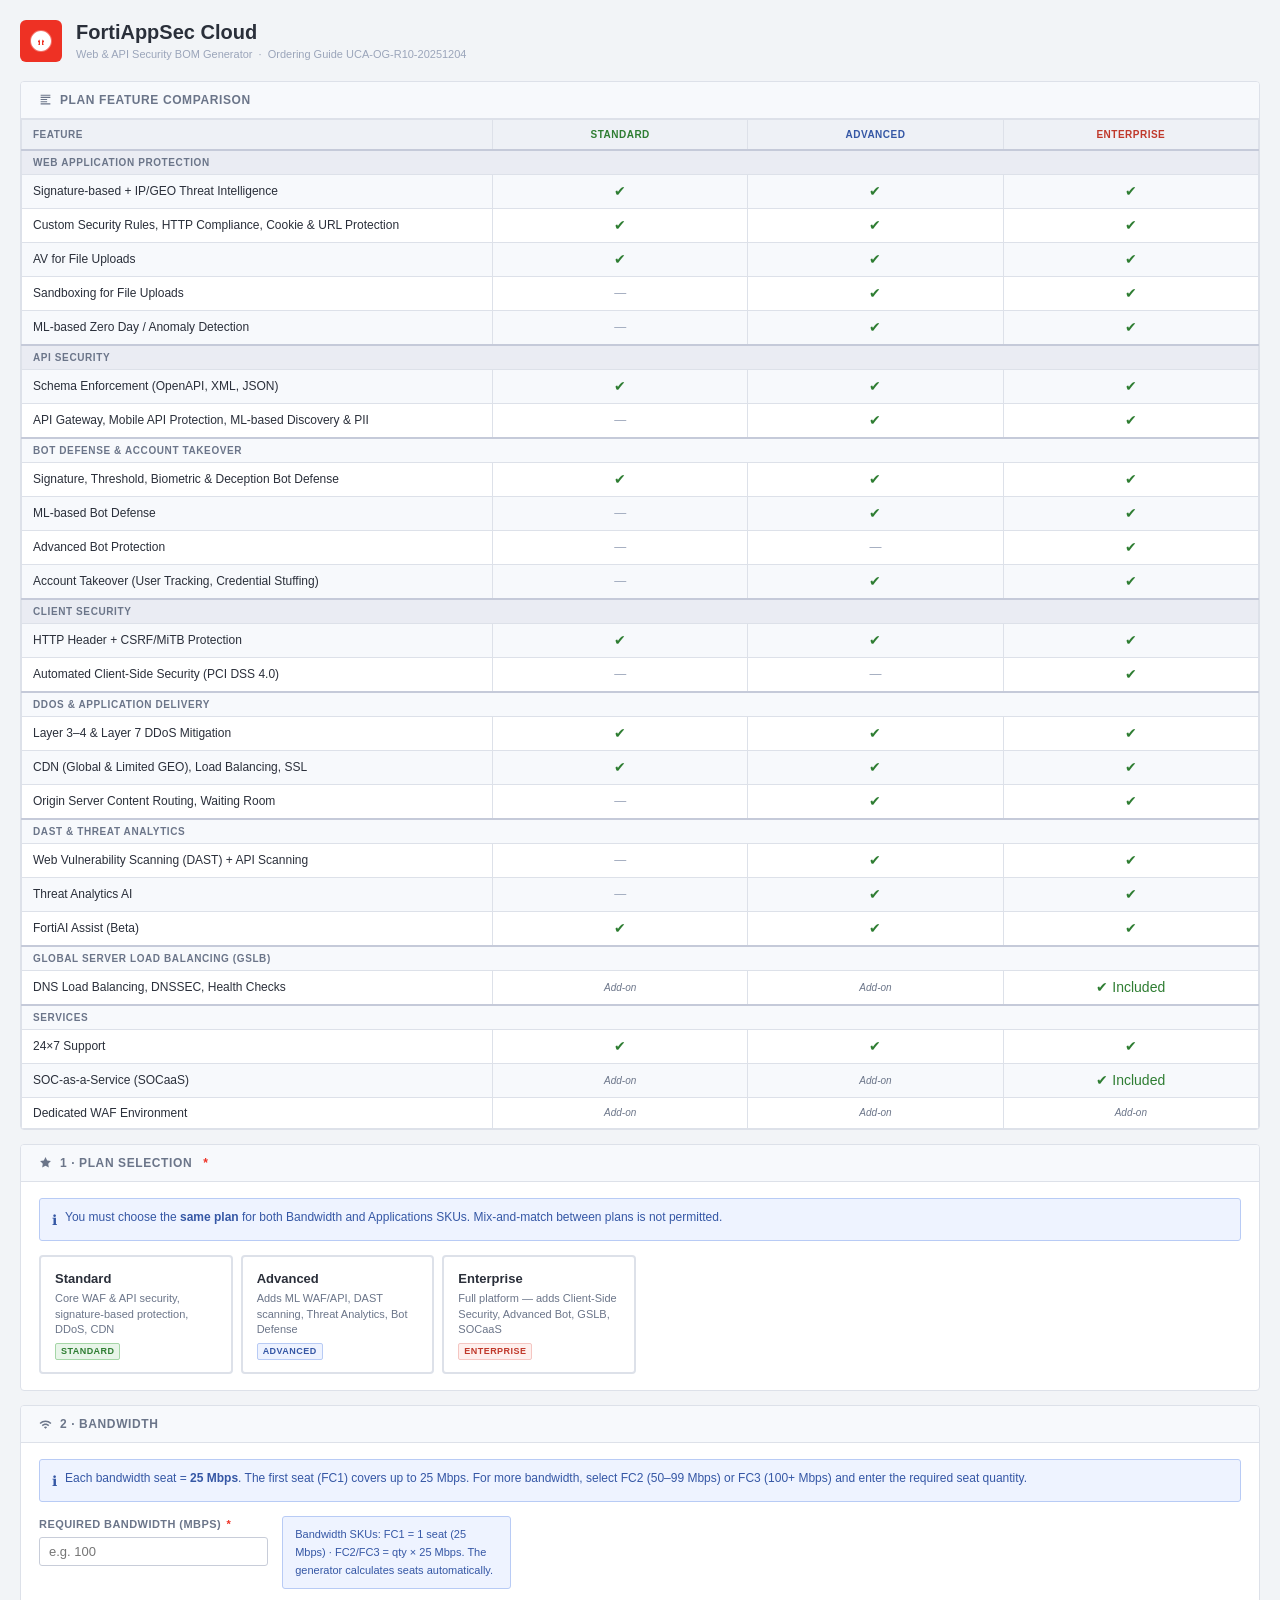
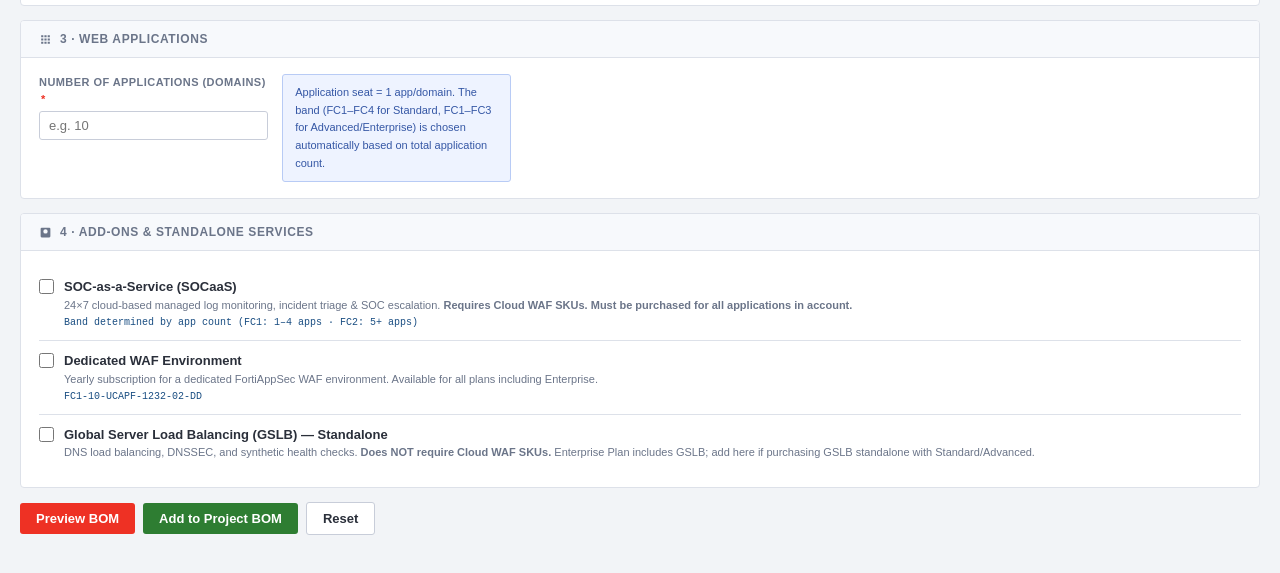
<file: products/fortiappsec-bomgen.html>
<!DOCTYPE html>
<html lang="en">
<head>
<meta charset="UTF-8">
<meta name="viewport" content="width=device-width, initial-scale=1.0">
<title>FortiAppSec Cloud — BOM Generator</title>
<style>
:root {
  --forti-red:    #EE3124;
  --forti-border: #DDE1E9;
  --forti-bg:     #F2F4F7;
  --forti-white:  #FFFFFF;
  --forti-text:   #2A2F3A;
  --forti-text-secondary: #6B7589;
  --forti-text-muted:     #9BA5BA;
  --forti-section-header: #F7F9FC;
  --forti-input-border:   #C8CDD9;
  --forti-table-head:     #EEF1F6;
  --forti-table-stripe:   #F7F9FC;
  --forti-info-bg:    #EEF3FF;
  --forti-info-border:#B8CBF5;
  --forti-info-text:  #3557A5;
  --forti-warn-bg:    #FFF8EE;
  --forti-warn-border:#F5D9A0;
  --forti-warn-text:  #8A5800;
}
*, *::before, *::after { box-sizing: border-box; margin: 0; padding: 0; }
body {
  font-family: 'Segoe UI','Helvetica Neue',Arial,sans-serif;
  font-size: 13px;
  line-height: 1.5;
  color: var(--forti-text);
  background: var(--forti-bg);
  padding: 20px;
}
a { color: var(--forti-info-text); }

/* ── Header ── */
.page-header { display:flex; align-items:center; gap:14px; margin-bottom:18px; }
.hdr-icon {
  width:42px; height:42px; border-radius:6px;
  background:var(--forti-red); display:flex; align-items:center; justify-content:center;
  flex-shrink:0;
}
.hdr-icon svg { width:24px; height:24px; fill:#fff; }
.hdr-title { font-size:20px; font-weight:700; color:var(--forti-text); line-height:1.2; }
.hdr-sub   { font-size:11px; color:var(--forti-text-muted); margin-top:2px; }

/* ── Cards ── */
.card { background:var(--forti-white); border:1px solid var(--forti-border); border-radius:4px; margin-bottom:14px; overflow:hidden; }
.card-hdr { background:var(--forti-section-header); border-bottom:1px solid var(--forti-border); padding:9px 18px; font-weight:600; font-size:12px; text-transform:uppercase; letter-spacing:.05em; color:var(--forti-text-secondary); display:flex; align-items:center; gap:8px; }
.card-body { padding:16px 18px; }

/* ── Grid ── */
.grid-2 { display:grid; grid-template-columns:repeat(auto-fill,minmax(min(210px,100%),1fr)); gap:14px; }
.grid-3 { display:grid; grid-template-columns:repeat(auto-fill,minmax(min(170px,100%),1fr)); gap:10px; }
label { display:block; font-size:11px; font-weight:600; color:var(--forti-text-secondary); text-transform:uppercase; letter-spacing:.04em; margin-bottom:4px; }
label .req { color:var(--forti-red); margin-left:2px; }
input[type=number], select {
  background:#fff; border:1px solid var(--forti-input-border); border-radius:3px;
  padding:6px 9px; font-size:13px; width:100%; color:var(--forti-text);
  transition:border-color .15s, box-shadow .15s;
}
input[type=number]:focus, select:focus {
  outline:none; border-color:var(--forti-red); box-shadow:0 0 0 2px rgba(238,49,36,.1);
}
input.invalid, select.invalid { border-color:var(--forti-red) !important; box-shadow:0 0 0 2px rgba(238,49,36,.15); }
.err-msg { display:none; font-size:11px; color:var(--forti-red); margin-top:3px; }

/* ── Plan cards ── */
.plan-grid { display:grid; grid-template-columns:repeat(auto-fill,minmax(min(180px,100%),1fr)); gap:8px; }
.plan-card {
  border:2px solid var(--forti-border); border-radius:4px; padding:12px 14px;
  cursor:pointer; transition:border-color .15s, background .15s; user-select:none;
}
.plan-card:hover { border-color:#aab0c3; background:#fafbfc; }
.plan-card.selected { border-color:var(--forti-red); background:#FEF8F8; }
.plan-card .plan-name { font-weight:700; font-size:13px; color:var(--forti-text); }
.plan-card .plan-desc { font-size:11px; color:var(--forti-text-secondary); margin-top:3px; line-height:1.4; }
.plan-card .plan-badge { display:inline-block; font-size:9px; font-weight:700; text-transform:uppercase; letter-spacing:.05em; border-radius:2px; padding:1px 5px; margin-top:5px; }
.pb-std  { background:#E8F5E9; color:#2E7D32; border:1px solid #A5D6A7; }
.pb-adv  { background:#EEF3FF; color:#3557A5; border:1px solid #B8CBF5; }
.pb-ent  { background:#FEF0EE; color:#C0392B; border:1px solid #F5C6C2; }

/* ── Band indicator ── */
.band-indicator {
  display:none; background:var(--forti-info-bg); border:1px solid var(--forti-info-border);
  border-radius:3px; padding:4px 10px; font-size:12px; color:var(--forti-info-text); margin-top:5px;
}

/* ── Add-on checkboxes ── */
.addon-row {
  display:flex; align-items:flex-start; gap:10px; padding:10px 0;
  border-bottom:1px solid var(--forti-border);
}
.addon-row:last-child { border-bottom:none; }
.addon-row input[type=checkbox] { margin-top:2px; flex-shrink:0; width:15px; height:15px; cursor:pointer; accent-color:var(--forti-red); }
.addon-row.disabled { opacity:0.4; pointer-events:none; }
.addon-label { font-size:13px; font-weight:600; color:var(--forti-text); }
.addon-sub   { font-size:11px; color:var(--forti-text-secondary); margin-top:1px; line-height:1.4; }
.addon-sku   { font-size:10px; font-family:'Courier New',monospace; color:#1A4E82; margin-top:2px; }
.addon-qty-row { margin-top:6px; display:flex; align-items:center; gap:8px; }
.addon-qty-row label { text-transform:none; letter-spacing:0; font-size:12px; color:var(--forti-text-secondary); margin-bottom:0; white-space:nowrap; }
.addon-qty-row input { width:80px !important; }

/* ── Callout ── */
.callout { border-radius:3px; padding:9px 12px; font-size:12px; line-height:1.6; display:flex; gap:8px; margin-bottom:10px; }
.callout-icon { flex-shrink:0; font-size:14px; margin-top:1px; }
.info { background:var(--forti-info-bg); border:1px solid var(--forti-info-border); color:var(--forti-info-text); }
.warn { background:var(--forti-warn-bg); border:1px solid var(--forti-warn-border); color:var(--forti-warn-text); }

/* ── Action buttons ── */
.actions { display:flex; align-items:center; gap:8px; flex-wrap:wrap; margin-bottom:18px; }
.btn {
  padding:8px 16px; border:none; border-radius:3px; font-size:13px; font-weight:600;
  cursor:pointer; transition:opacity .15s;
}
.btn:hover { opacity:.85; }
.btn-primary  { background:var(--forti-red);   color:#fff; }
.btn-success  { background:#2E7D32; color:#fff; }
.btn-default  { background:#fff; color:var(--forti-text); border:1px solid var(--forti-input-border); }
.btn-sm       { padding:5px 10px; font-size:11px; }
#smsg { font-size:12px; font-weight:600; }

/* ── BOM Preview table ── */
#bom-section { display:none; }
.bom-actions { display:flex; align-items:center; gap:8px; margin-bottom:10px; }
table { width:100%; border-collapse:collapse; font-size:12px; }
thead th { background:var(--forti-table-head); border:1px solid var(--forti-border); padding:7px 11px; font-size:10px; text-transform:uppercase; letter-spacing:.05em; color:var(--forti-text-secondary); text-align:left; }
tbody td { border:1px solid var(--forti-border); padding:7px 11px; vertical-align:top; }
tbody tr:nth-child(even) td { background:var(--forti-table-stripe); }
.section-row td { background:#EAECF3 !important; font-weight:700; font-size:10px; text-transform:uppercase; letter-spacing:.06em; color:var(--forti-text-secondary); padding:5px 11px; border-top:2px solid #C5CAD9; }
.sku-cell { font-family:'Courier New',monospace; font-size:11px; color:#1A4E82; white-space:nowrap; }
.nc { color:var(--forti-text-muted); }
.badge { font-size:9px; font-weight:700; text-transform:uppercase; letter-spacing:.05em; border-radius:2px; padding:1px 4px; display:inline-block; }
.badge-req  { background:#FEF0EE; color:#C0392B; border:1px solid #F5C6C2; }
.badge-opt  { background:#EEF3FF; color:#3557A5; border:1px solid #B8CBF5; }
.badge-mand { background:#FFF8EE; color:#8A5800; border:1px solid #F5D9A0; }
.badge-inc  { background:#EEF3FF; color:#3557A5; border:1px solid #B8CBF5; }

/* ── Comparison table ── */
.cmp-table { width:100%; border-collapse:collapse; font-size:12px; }
.cmp-table th { background:var(--forti-table-head); border:1px solid var(--forti-border); padding:7px 11px; font-size:10px; text-transform:uppercase; letter-spacing:.05em; color:var(--forti-text-secondary); text-align:left; }
.cmp-table td { border:1px solid var(--forti-border); padding:6px 11px; vertical-align:middle; }
.cmp-table tr:nth-child(even) td { background:var(--forti-table-stripe); }
.cmp-table .cat-row td { background:#EAECF3; font-weight:700; font-size:10px; text-transform:uppercase; letter-spacing:.06em; color:var(--forti-text-secondary); padding:4px 11px; border-top:2px solid #C5CAD9; }
.cmp-table .chk { color:#2E7D32; font-size:14px; text-align:center; }
.cmp-table .dash { color:var(--forti-text-muted); text-align:center; }
.cmp-table .avail { font-size:10px; color:var(--forti-text-secondary); text-align:center; font-style:italic; }
.cmp-table th.plan-hdr-std  { color:#2E7D32; }
.cmp-table th.plan-hdr-adv  { color:#3557A5; }
.cmp-table th.plan-hdr-ent  { color:#C0392B; }
.feat-name { font-size:12px; color:var(--forti-text); }

@media print {
  .actions, .bom-actions { display:none !important; }
  #bom-section { display:block !important; }
  .card, body { background:#fff !important; }
}
</style>
</head>
<body>

<!-- ══════════════════════════════════════════════════════
     PAGE HEADER
══════════════════════════════════════════════════════ -->
<div class="page-header">
  <div class="hdr-icon">
    <svg viewBox="0 0 24 24" xmlns="http://www.w3.org/2000/svg">
      <path d="M12 2C6.48 2 2 6.48 2 12s4.48 10 10 10 10-4.48 10-10S17.52 2 12 2zm-1 14H9V8h2v8zm4 0h-2V8h2v8z"/>
      <path d="M12 1a11 11 0 1 0 0 22A11 11 0 0 0 12 1zm0 2a9 9 0 1 1 0 18A9 9 0 0 1 12 3z" opacity=".3"/>
      <path d="M19.5 12c0 4.14-3.36 7.5-7.5 7.5S4.5 16.14 4.5 12 7.86 4.5 12 4.5s7.5 3.36 7.5 7.5zM12 7l-1.5 4.5H7l3 2.25-1.5 4.5L12 15.75l3.5 2.5L14 13.75l3-2.25h-3.5L12 7z"/>
    </svg>
  </div>
  <div>
    <div class="hdr-title">FortiAppSec Cloud</div>
    <div class="hdr-sub">Web &amp; API Security BOM Generator &nbsp;·&nbsp; Ordering Guide UCA-OG-R10-20251204</div>
  </div>
</div>

<!-- ══════════════════════════════════════════════════════
     PLAN COMPARISON TABLE
══════════════════════════════════════════════════════ -->
<div class="card">
  <div class="card-hdr">
    <svg width="13" height="13" viewBox="0 0 24 24" fill="var(--forti-text-secondary)"><path d="M3 3h18v2H3V3zm0 4h18v2H3V7zm0 4h12v2H3v-2zm0 4h12v2H3v-2zm0 4h18v2H3v-2z"/></svg>
    Plan Feature Comparison
  </div>
  <div class="card-body" style="padding:0; overflow-x:auto;">
    <table class="cmp-table">
      <thead>
        <tr>
          <th style="width:38%;">Feature</th>
          <th class="plan-hdr-std" style="width:20.6%; text-align:center;">Standard</th>
          <th class="plan-hdr-adv" style="width:20.6%; text-align:center;">Advanced</th>
          <th class="plan-hdr-ent" style="width:20.6%; text-align:center;">Enterprise</th>
        </tr>
      </thead>
      <tbody>
        <tr class="cat-row"><td colspan="4">Web Application Protection</td></tr>
        <tr><td class="feat-name">Signature-based + IP/GEO Threat Intelligence</td><td class="chk">✔</td><td class="chk">✔</td><td class="chk">✔</td></tr>
        <tr><td class="feat-name">Custom Security Rules, HTTP Compliance, Cookie &amp; URL Protection</td><td class="chk">✔</td><td class="chk">✔</td><td class="chk">✔</td></tr>
        <tr><td class="feat-name">AV for File Uploads</td><td class="chk">✔</td><td class="chk">✔</td><td class="chk">✔</td></tr>
        <tr><td class="feat-name">Sandboxing for File Uploads</td><td class="dash">—</td><td class="chk">✔</td><td class="chk">✔</td></tr>
        <tr><td class="feat-name">ML-based Zero Day / Anomaly Detection</td><td class="dash">—</td><td class="chk">✔</td><td class="chk">✔</td></tr>
        <tr class="cat-row"><td colspan="4">API Security</td></tr>
        <tr><td class="feat-name">Schema Enforcement (OpenAPI, XML, JSON)</td><td class="chk">✔</td><td class="chk">✔</td><td class="chk">✔</td></tr>
        <tr><td class="feat-name">API Gateway, Mobile API Protection, ML-based Discovery &amp; PII</td><td class="dash">—</td><td class="chk">✔</td><td class="chk">✔</td></tr>
        <tr class="cat-row"><td colspan="4">Bot Defense &amp; Account Takeover</td></tr>
        <tr><td class="feat-name">Signature, Threshold, Biometric &amp; Deception Bot Defense</td><td class="chk">✔</td><td class="chk">✔</td><td class="chk">✔</td></tr>
        <tr><td class="feat-name">ML-based Bot Defense</td><td class="dash">—</td><td class="chk">✔</td><td class="chk">✔</td></tr>
        <tr><td class="feat-name">Advanced Bot Protection</td><td class="dash">—</td><td class="dash">—</td><td class="chk">✔</td></tr>
        <tr><td class="feat-name">Account Takeover (User Tracking, Credential Stuffing)</td><td class="dash">—</td><td class="chk">✔</td><td class="chk">✔</td></tr>
        <tr class="cat-row"><td colspan="4">Client Security</td></tr>
        <tr><td class="feat-name">HTTP Header + CSRF/MiTB Protection</td><td class="chk">✔</td><td class="chk">✔</td><td class="chk">✔</td></tr>
        <tr><td class="feat-name">Automated Client-Side Security (PCI DSS 4.0)</td><td class="dash">—</td><td class="dash">—</td><td class="chk">✔</td></tr>
        <tr class="cat-row"><td colspan="4">DDoS &amp; Application Delivery</td></tr>
        <tr><td class="feat-name">Layer 3–4 &amp; Layer 7 DDoS Mitigation</td><td class="chk">✔</td><td class="chk">✔</td><td class="chk">✔</td></tr>
        <tr><td class="feat-name">CDN (Global &amp; Limited GEO), Load Balancing, SSL</td><td class="chk">✔</td><td class="chk">✔</td><td class="chk">✔</td></tr>
        <tr><td class="feat-name">Origin Server Content Routing, Waiting Room</td><td class="dash">—</td><td class="chk">✔</td><td class="chk">✔</td></tr>
        <tr class="cat-row"><td colspan="4">DAST &amp; Threat Analytics</td></tr>
        <tr><td class="feat-name">Web Vulnerability Scanning (DAST) + API Scanning</td><td class="dash">—</td><td class="chk">✔</td><td class="chk">✔</td></tr>
        <tr><td class="feat-name">Threat Analytics AI</td><td class="dash">—</td><td class="chk">✔</td><td class="chk">✔</td></tr>
        <tr><td class="feat-name">FortiAI Assist (Beta)</td><td class="chk">✔</td><td class="chk">✔</td><td class="chk">✔</td></tr>
        <tr class="cat-row"><td colspan="4">Global Server Load Balancing (GSLB)</td></tr>
        <tr><td class="feat-name">DNS Load Balancing, DNSSEC, Health Checks</td><td class="avail">Add-on</td><td class="avail">Add-on</td><td class="chk">✔ Included</td></tr>
        <tr class="cat-row"><td colspan="4">Services</td></tr>
        <tr><td class="feat-name">24×7 Support</td><td class="chk">✔</td><td class="chk">✔</td><td class="chk">✔</td></tr>
        <tr><td class="feat-name">SOC-as-a-Service (SOCaaS)</td><td class="avail">Add-on</td><td class="avail">Add-on</td><td class="chk">✔ Included</td></tr>
        <tr><td class="feat-name">Dedicated WAF Environment</td><td class="avail">Add-on</td><td class="avail">Add-on</td><td class="avail">Add-on</td></tr>
      </tbody>
    </table>
  </div>
</div>

<!-- ══════════════════════════════════════════════════════
     SECTION 1 — PLAN SELECTION
══════════════════════════════════════════════════════ -->
<div class="card">
  <div class="card-hdr">
    <svg width="13" height="13" viewBox="0 0 24 24" fill="var(--forti-text-secondary)"><path d="M12 2l3.09 6.26L22 9.27l-5 4.87 1.18 6.88L12 17.77l-6.18 3.25L7 14.14 2 9.27l6.91-1.01L12 2z"/></svg>
    1 · Plan Selection <span style="color:var(--forti-red);margin-left:3px;">*</span>
  </div>
  <div class="card-body">
    <div class="callout info" style="margin-bottom:14px;">
      <span class="callout-icon">ℹ</span>
      <span>You must choose the <strong>same plan</strong> for both Bandwidth and Applications SKUs. Mix-and-match between plans is not permitted.</span>
    </div>
    <div class="plan-grid" id="plan-grid">
      <div class="plan-card" id="plan-std" onclick="selectPlan('standard')">
        <div class="plan-name">Standard</div>
        <div class="plan-desc">Core WAF &amp; API security, signature-based protection, DDoS, CDN</div>
        <span class="plan-badge pb-std">Standard</span>
      </div>
      <div class="plan-card" id="plan-adv" onclick="selectPlan('advanced')">
        <div class="plan-name">Advanced</div>
        <div class="plan-desc">Adds ML WAF/API, DAST scanning, Threat Analytics, Bot Defense</div>
        <span class="plan-badge pb-adv">Advanced</span>
      </div>
      <div class="plan-card" id="plan-ent" onclick="selectPlan('enterprise')">
        <div class="plan-name">Enterprise</div>
        <div class="plan-desc">Full platform — adds Client-Side Security, Advanced Bot, GSLB, SOCaaS</div>
        <span class="plan-badge pb-ent">Enterprise</span>
      </div>
    </div>
    <div id="plan-err" class="err-msg" style="margin-top:6px;">Please select a plan.</div>
  </div>
</div>

<!-- ══════════════════════════════════════════════════════
     SECTION 2 — BANDWIDTH
══════════════════════════════════════════════════════ -->
<div class="card">
  <div class="card-hdr">
    <svg width="13" height="13" viewBox="0 0 24 24" fill="var(--forti-text-secondary)"><path d="M1 9l2 2c4.97-4.97 13.03-4.97 18 0l2-2C16.93 2.93 7.08 2.93 1 9zm8 8l3 3 3-3c-1.65-1.66-4.34-1.66-6 0zm-4-4l2 2c2.76-2.76 7.24-2.76 10 0l2-2C15.14 9.14 8.87 9.14 5 13z"/></svg>
    2 · Bandwidth
  </div>
  <div class="card-body">
    <div class="callout info" style="margin-bottom:14px;">
      <span class="callout-icon">ℹ</span>
      <span>Each bandwidth seat = <strong>25 Mbps</strong>. The first seat (FC1) covers up to 25 Mbps. For more bandwidth, select FC2 (50–99 Mbps) or FC3 (100+ Mbps) and enter the required seat quantity.</span>
    </div>
    <div class="grid-2">
      <div>
        <label>Required Bandwidth (Mbps) <span class="req">*</span></label>
        <input type="number" id="f-bw" min="1" placeholder="e.g. 100" oninput="updateBwIndicator()">
        <div id="bw-err" class="err-msg">Enter required bandwidth in Mbps.</div>
        <div id="bw-indicator" class="band-indicator"></div>
      </div>
      <div style="display:flex;flex-direction:column;justify-content:flex-end;">
        <div class="callout info" style="margin-bottom:0;font-size:11px;">
          <span>Bandwidth SKUs: FC1 = 1 seat (25 Mbps) · FC2/FC3 = qty × 25 Mbps. The generator calculates seats automatically.</span>
        </div>
      </div>
    </div>
  </div>
</div>

<!-- ══════════════════════════════════════════════════════
     SECTION 3 — APPLICATIONS
══════════════════════════════════════════════════════ -->
<div class="card">
  <div class="card-hdr">
    <svg width="13" height="13" viewBox="0 0 24 24" fill="var(--forti-text-secondary)"><path d="M4 8h4V4H4v4zm6 12h4v-4h-4v4zm-6 0h4v-4H4v4zm0-6h4v-4H4v4zm6 0h4v-4h-4v4zm6-10v4h4V4h-4zm-6 4h4V4h-4v4zm6 6h4v-4h-4v4zm0 6h4v-4h-4v4z"/></svg>
    3 · Web Applications
  </div>
  <div class="card-body">
    <div class="grid-2">
      <div>
        <label>Number of Applications (Domains) <span class="req">*</span></label>
        <input type="number" id="f-apps" min="1" placeholder="e.g. 10" oninput="updateAppsIndicator()">
        <div id="apps-err" class="err-msg">Enter the number of web applications to protect.</div>
        <div id="apps-indicator" class="band-indicator"></div>
      </div>
      <div style="display:flex;flex-direction:column;justify-content:flex-end;">
        <div class="callout info" style="margin-bottom:0;font-size:11px;">
          <span>Application seat = 1 app/domain. The band (FC1–FC4 for Standard, FC1–FC3 for Advanced/Enterprise) is chosen automatically based on total application count.</span>
        </div>
      </div>
    </div>
  </div>
</div>

<!-- ══════════════════════════════════════════════════════
     SECTION 4 — ADD-ONS
══════════════════════════════════════════════════════ -->
<div class="card">
  <div class="card-hdr">
    <svg width="13" height="13" viewBox="0 0 24 24" fill="var(--forti-text-secondary)"><path d="M19 3H5a2 2 0 00-2 2v14a2 2 0 002 2h14a2 2 0 002-2V5a2 2 0 00-2-2zm-7 3a4 4 0 110 8 4 4 0 010-8zm0 10c-4.42 0-8 1.79-8 4v1h16v-1c0-2.21-3.58-4-8-4z"/></svg>
    4 · Add-ons &amp; Standalone Services
  </div>
  <div class="card-body">

    <!-- SOCaaS -->
    <div class="addon-row" id="addon-socaas-row">
      <input type="checkbox" id="addon-socaas" onchange="updateAddons()">
      <div>
        <div class="addon-label">SOC-as-a-Service (SOCaaS)</div>
        <div class="addon-sub">24×7 cloud-based managed log monitoring, incident triage &amp; SOC escalation. <strong>Requires Cloud WAF SKUs. Must be purchased for all applications in account.</strong></div>
        <div class="addon-sku" id="socaas-sku-hint">Band determined by app count (FC1: 1–4 apps · FC2: 5+ apps)</div>
        <div id="socaas-ent-warn" style="display:none;" class="callout warn" style="margin-top:6px;font-size:11px;">
          <span class="callout-icon">⚠</span>SOCaaS is <strong>included</strong> in the Enterprise Plan — no separate SKU needed.
        </div>
      </div>
    </div>

    <!-- Dedicated WAF Environment -->
    <div class="addon-row" id="addon-dedwaf-row">
      <input type="checkbox" id="addon-dedwaf" onchange="updateAddons()">
      <div>
        <div class="addon-label">Dedicated WAF Environment</div>
        <div class="addon-sub">Yearly subscription for a dedicated FortiAppSec WAF environment. Available for all plans including Enterprise.</div>
        <div class="addon-sku">FC1-10-UCAPF-1232-02-DD</div>
      </div>
    </div>

    <!-- GSLB -->
    <div class="addon-row" id="addon-gslb-row">
      <input type="checkbox" id="addon-gslb" onchange="updateAddons()">
      <div>
        <div class="addon-label">Global Server Load Balancing (GSLB) — Standalone</div>
        <div class="addon-sub">DNS load balancing, DNSSEC, and synthetic health checks. <strong>Does NOT require Cloud WAF SKUs.</strong> Enterprise Plan includes GSLB; add here if purchasing GSLB standalone with Standard/Advanced.</div>
        <div id="gslb-ent-warn" style="display:none;" class="callout warn" style="margin-top:6px;font-size:11px;">
          <span class="callout-icon">⚠</span>GSLB is <strong>included</strong> in the Enterprise Plan — these standalone SKUs are only needed if purchased separately without a Cloud WAF subscription.
        </div>
        <div id="gslb-inputs" style="display:none; margin-top:8px;">
          <div class="grid-2">
            <div>
              <label>DNS QPS Required</label>
              <input type="number" id="f-gslb-qps" min="0" value="0" placeholder="0" oninput="updateGslbHint()">
              <div style="font-size:11px;color:var(--forti-text-muted);margin-top:3px;">Seats = QPS ÷ 100 (rounded up) · SKU: FC1-10-UCAPF-330-02-DD</div>
            </div>
            <div>
              <label>Health Checks Required</label>
              <input type="number" id="f-gslb-hc" min="0" value="0" placeholder="0" oninput="updateGslbHint()">
              <div style="font-size:11px;color:var(--forti-text-muted);margin-top:3px;">Seats = Health Checks ÷ 10 (rounded up) · SKU: FC1-10-UCAPF-332-02-DD</div>
            </div>
          </div>
        </div>
      </div>
    </div>

  </div>
</div>

<!-- ══════════════════════════════════════════════════════
     ACTION BUTTONS
══════════════════════════════════════════════════════ -->
<div class="actions">
  <button class="btn btn-primary" onclick="generateBOM()">Preview BOM</button>
  <button class="btn btn-success" onclick="addToProjectBOM()">Add to Project BOM</button>
  <button class="btn btn-default" onclick="resetForm()">Reset</button>
  <span id="smsg"></span>
</div>

<!-- ══════════════════════════════════════════════════════
     BOM PREVIEW
══════════════════════════════════════════════════════ -->
<div id="bom-section" class="card">
  <div class="card-hdr">
    <svg width="13" height="13" viewBox="0 0 24 24" fill="var(--forti-text-secondary)"><path d="M14 2H6a2 2 0 00-2 2v16a2 2 0 002 2h12a2 2 0 002-2V8l-6-6zm4 18H6V4h7v5h5v11z"/></svg>
    BOM Preview
    <span id="bom-label" style="margin-left:10px;font-size:11px;font-weight:400;color:var(--forti-text-secondary);"></span>
  </div>
  <div class="card-body">
    <div class="bom-actions">
      <button class="btn btn-default btn-sm" onclick="copyTSV()">📋 Copy TSV</button>
      <button class="btn btn-default btn-sm" onclick="window.print()">🖨 Print</button>
    </div>
    <div style="overflow-x:auto;">
      <table id="bom-table">
        <thead>
          <tr>
            <th style="width:22%;">Part Number</th>
            <th style="width:36%;">Description</th>
            <th style="width:6%;text-align:center;">Qty</th>
            <th style="width:10%;">Type</th>
            <th>Notes</th>
          </tr>
        </thead>
        <tbody id="bom-tbody"></tbody>
      </table>
    </div>
  </div>
</div>

<script>
/* ═══════════════════════════════════════════════════════
   DATA MODEL
═══════════════════════════════════════════════════════ */

// Bandwidth SKU map: plan → band → { sku, bwPerSeat }
const BW_SKUS = {
  standard: {
    FC1: { sku:'FC1-10-UCAPF-1114-02-DD', desc:'FortiAppSec Cloud WAF, 25 Mbps, Standard Plan (Seat 1). Includes FortiCare Premium.', maxMbps:25 },
    FC2: { sku:'FC2-10-UCAPF-1114-02-DD', desc:'FortiAppSec Cloud WAF, 50–99 Mbps, Standard Plan (25 Mbps/seat). Includes FortiCare Premium.', maxMbps:99 },
    FC3: { sku:'FC3-10-UCAPF-1114-02-DD', desc:'FortiAppSec Cloud WAF, 100+ Mbps, Standard Plan (25 Mbps/seat). Includes FortiCare Premium.', minMbps:100 }
  },
  advanced: {
    FC1: { sku:'FC1-10-UCAPF-1115-02-DD', desc:'FortiAppSec Cloud WAF, 25 Mbps, Advanced Plan (Seat 1). Includes FortiCare Premium.', maxMbps:25 },
    FC2: { sku:'FC2-10-UCAPF-1115-02-DD', desc:'FortiAppSec Cloud WAF, 50–99 Mbps, Advanced Plan (25 Mbps/seat). Includes FortiCare Premium.', maxMbps:99 },
    FC3: { sku:'FC3-10-UCAPF-1115-02-DD', desc:'FortiAppSec Cloud WAF, 100+ Mbps, Advanced Plan (25 Mbps/seat). Includes FortiCare Premium.', minMbps:100 }
  },
  enterprise: {
    FC1: { sku:'FC1-10-UCAPF-1254-02-DD', desc:'FortiAppSec Cloud WAF, 25 Mbps, Enterprise Plan (Seat 1). Includes FortiCare Premium.', maxMbps:25 },
    FC2: { sku:'FC2-10-UCAPF-1254-02-DD', desc:'FortiAppSec Cloud WAF, 50–99 Mbps, Enterprise Plan (25 Mbps/seat). Includes FortiCare Premium.', maxMbps:99 },
    FC3: { sku:'FC3-10-UCAPF-1254-02-DD', desc:'FortiAppSec Cloud WAF, 100+ Mbps, Enterprise Plan (25 Mbps/seat). Includes FortiCare Premium.', minMbps:100 }
  }
};

// Application SKU map: plan → band → { sku, minApps, maxApps }
const APP_SKUS = {
  standard: [
    { band:'FC1', sku:'FC1-10-UCAPF-1116-02-DD', desc:'FortiAppSec Cloud WAF, 1–4 Applications, Standard Plan. Includes FortiCare Premium.',   minApps:1,  maxApps:4  },
    { band:'FC2', sku:'FC2-10-UCAPF-1116-02-DD', desc:'FortiAppSec Cloud WAF, 5–24 Applications, Standard Plan. Includes FortiCare Premium.',  minApps:5,  maxApps:24 },
    { band:'FC3', sku:'FC3-10-UCAPF-1116-02-DD', desc:'FortiAppSec Cloud WAF, 25–74 Applications, Standard Plan. Includes FortiCare Premium.', minApps:25, maxApps:74 },
    { band:'FC4', sku:'FC4-10-UCAPF-1116-02-DD', desc:'FortiAppSec Cloud WAF, 74+ Applications, Standard Plan. Includes FortiCare Premium.',   minApps:75, maxApps:Infinity }
  ],
  advanced: [
    { band:'FC1', sku:'FC1-10-UCAPF-1257-02-DD', desc:'FortiAppSec Cloud WAF, 1–4 Applications, Advanced Plan. Includes FortiCare Premium.',  minApps:1,  maxApps:4  },
    { band:'FC2', sku:'FC2-10-UCAPF-1257-02-DD', desc:'FortiAppSec Cloud WAF, 5–24 Applications, Advanced Plan. Includes FortiCare Premium.', minApps:5,  maxApps:24 },
    { band:'FC3', sku:'FC3-10-UCAPF-1257-02-DD', desc:'FortiAppSec Cloud WAF, 25+ Applications, Advanced Plan. Includes FortiCare Premium.',  minApps:25, maxApps:Infinity }
  ],
  enterprise: [
    { band:'FC1', sku:'FC1-10-UCAPF-1256-02-DD', desc:'FortiAppSec Cloud WAF, 1–4 Applications, Enterprise Plan. Includes FortiCare Premium.',  minApps:1,  maxApps:4  },
    { band:'FC2', sku:'FC2-10-UCAPF-1256-02-DD', desc:'FortiAppSec Cloud WAF, 5–24 Applications, Enterprise Plan. Includes FortiCare Premium.', minApps:5,  maxApps:24 },
    { band:'FC3', sku:'FC3-10-UCAPF-1256-02-DD', desc:'FortiAppSec Cloud WAF, 25+ Applications, Enterprise Plan. Includes FortiCare Premium.',  minApps:25, maxApps:Infinity }
  ]
};

// SOCaaS SKU map: band by app count
const SOCAAS_SKUS = [
  { band:'FC1', sku:'FC1-10-UCAPF-464-02-DD', desc:'SOCaaS for FortiAppSec Cloud WAF, 1–4 Applications (per application). 24×7 managed log monitoring & incident triage.',   minApps:1, maxApps:4 },
  { band:'FC2', sku:'FC2-10-UCAPF-464-02-DD', desc:'SOCaaS for FortiAppSec Cloud WAF, 5+ Applications (per application). 24×7 managed log monitoring & incident triage.',    minApps:5, maxApps:Infinity }
];

const DEDWAF_SKU = { sku:'FC1-10-UCAPF-1232-02-DD', desc:'FortiAppSec Cloud dedicated WAF Environment yearly subscription. FortiCare Premium Support included.' };
const GSLB_QPS_SKU = { sku:'FC1-10-UCAPF-330-02-DD', desc:'FortiAppSec Cloud GSLB, 100 DNS QPS (queries per second). Includes FortiCare Premium.' };
const GSLB_HC_SKU  = { sku:'FC1-10-UCAPF-332-02-DD', desc:'FortiAppSec Cloud GSLB, 10 Health Checks (Synthetic Testing). Includes FortiCare Premium.' };

/* ═══════════════════════════════════════════════════════
   STATE
═══════════════════════════════════════════════════════ */
let _selectedPlan = null;
let _lastRows = [];
let _lastLabel = '';
let _lastMeta  = {};

/* ═══════════════════════════════════════════════════════
   PLAN SELECTION
═══════════════════════════════════════════════════════ */
function selectPlan(plan) {
  _selectedPlan = plan;
  ['standard','advanced','enterprise'].forEach(p => {
    const el = document.getElementById('plan-' + p.substring(0,3));
    el.classList.toggle('selected', p === plan);
  });
  document.getElementById('plan-err').style.display = 'none';
  updateAddons();
  updateBwIndicator();
  updateAppsIndicator();
}

/* ═══════════════════════════════════════════════════════
   BANDWIDTH INDICATOR
═══════════════════════════════════════════════════════ */
function updateBwIndicator() {
  const bw   = parseInt(document.getElementById('f-bw').value) || 0;
  const ind  = document.getElementById('bw-indicator');
  if (!bw || !_selectedPlan) { ind.style.display = 'none'; return; }

  const { band, seats, sku } = calcBwBand(bw, _selectedPlan);
  ind.style.display = 'block';
  ind.innerHTML = `Band: <strong>${band}</strong> &nbsp;·&nbsp; <strong>${seats}</strong> seat${seats !== 1 ? 's' : ''} &nbsp;·&nbsp; <code style="font-family:'Courier New',monospace;font-size:11px;">${sku}</code>`;
}

function calcBwBand(mbps, plan) {
  const planSkus = BW_SKUS[plan];
  if (mbps <= 25) return { band:'FC1', seats:1, sku:planSkus.FC1.sku };
  if (mbps <= 99) {
    const seats = Math.ceil(mbps / 25);
    return { band:'FC2', seats, sku:planSkus.FC2.sku };
  }
  const seats = Math.ceil(mbps / 25);
  return { band:'FC3', seats, sku:planSkus.FC3.sku };
}

/* ═══════════════════════════════════════════════════════
   APPLICATIONS INDICATOR
═══════════════════════════════════════════════════════ */
function updateAppsIndicator() {
  const apps = parseInt(document.getElementById('f-apps').value) || 0;
  const ind  = document.getElementById('apps-indicator');
  if (!apps || !_selectedPlan) { ind.style.display = 'none'; return; }

  const tier = getAppTier(apps, _selectedPlan);
  if (!tier) { ind.style.display = 'none'; return; }
  const range = tier.maxApps === Infinity
    ? `${tier.minApps}+`
    : `${tier.minApps}–${tier.maxApps}`;
  ind.style.display = 'block';
  ind.innerHTML = `Band: <strong>${tier.band}</strong> &nbsp;·&nbsp; ${apps} seat${apps !== 1 ? 's' : ''} (${range} apps) &nbsp;·&nbsp; <code style="font-family:'Courier New',monospace;font-size:11px;">${tier.sku}</code>`;
}

function getAppTier(apps, plan) {
  const tiers = APP_SKUS[plan] || [];
  return tiers.find(t => apps >= t.minApps && apps <= t.maxApps) || null;
}

/* ═══════════════════════════════════════════════════════
   ADD-ON VISIBILITY
═══════════════════════════════════════════════════════ */
function updateAddons() {
  const plan = _selectedPlan;
  const isEnt = plan === 'enterprise';
  const apps  = parseInt(document.getElementById('f-apps').value) || 0;

  // SOCaaS — available for all plans but warn if Enterprise (included)
  const socRow = document.getElementById('addon-socaas-row');
  const socChk = document.getElementById('addon-socaas');
  const socEntWarn = document.getElementById('socaas-ent-warn');
  if (isEnt) {
    socRow.classList.add('disabled');
    socChk.checked = false;
    socEntWarn.style.display = 'block';
  } else {
    socRow.classList.remove('disabled');
    socEntWarn.style.display = 'none';
  }

  // GSLB — warn if Enterprise (included), show inputs if checked
  const gslbRow = document.getElementById('addon-gslb-row');
  const gslbEntWarn = document.getElementById('gslb-ent-warn');
  const gslbInputs = document.getElementById('gslb-inputs');
  const gslbChk = document.getElementById('addon-gslb');
  if (isEnt) {
    gslbEntWarn.style.display = 'block';
  } else {
    gslbEntWarn.style.display = 'none';
  }
  gslbInputs.style.display = gslbChk.checked ? 'block' : 'none';
}

function updateGslbHint() { /* live feedback handled in indicator */ }

/* ═══════════════════════════════════════════════════════
   VALIDATION
═══════════════════════════════════════════════════════ */
function clearMsg() {
  const s = document.getElementById('smsg');
  s.textContent = '';
  s.style.color = '';
}

function showErr(fieldId, errId) {
  if (fieldId) {
    const f = document.getElementById(fieldId);
    if (f) f.classList.add('invalid');
  }
  if (errId) {
    const e = document.getElementById(errId);
    if (e) e.style.display = 'block';
  }
}

function clearErr(fieldId, errId) {
  if (fieldId) {
    const f = document.getElementById(fieldId);
    if (f) f.classList.remove('invalid');
  }
  if (errId) {
    const e = document.getElementById(errId);
    if (e) e.style.display = 'none';
  }
}

/* ═══════════════════════════════════════════════════════
   GENERATE BOM
═══════════════════════════════════════════════════════ */
function generateBOM() {
  clearMsg();
  let valid = true;

  // Plan
  clearErr(null, 'plan-err');
  if (!_selectedPlan) {
    showErr(null, 'plan-err');
    valid = false;
  }

  // Bandwidth
  const bwVal = parseInt(document.getElementById('f-bw').value);
  clearErr('f-bw', 'bw-err');
  if (!bwVal || bwVal < 1) {
    showErr('f-bw', 'bw-err');
    valid = false;
  }

  // Applications
  const appsVal = parseInt(document.getElementById('f-apps').value);
  clearErr('f-apps', 'apps-err');
  if (!appsVal || appsVal < 1) {
    showErr('f-apps', 'apps-err');
    valid = false;
  }

  if (!valid) return false;

  const plan  = _selectedPlan;
  const planLabel = plan.charAt(0).toUpperCase() + plan.slice(1);
  const rows  = [];

  // ── Bandwidth SKU ────────────────────────────────────
  rows.push({ section: 'Cloud WAF — Bandwidth' });
  const bwCalc = calcBwBand(bwVal, plan);
  const bwSku  = BW_SKUS[plan][bwCalc.band];
  rows.push({
    sku:  bwSku.sku,
    desc: bwSku.desc,
    qty:  bwCalc.seats,
    kind: 'req',
    note: `${bwCalc.seats} seat${bwCalc.seats !== 1 ? 's' : ''} × 25 Mbps = ${bwCalc.seats * 25} Mbps provisioned · Band ${bwCalc.band}`
  });

  // ── Application SKU ──────────────────────────────────
  rows.push({ section: 'Cloud WAF — Applications' });
  const appTier = getAppTier(appsVal, plan);
  rows.push({
    sku:  appTier.sku,
    desc: appTier.desc,
    qty:  appsVal,
    kind: 'req',
    note: `${appsVal} seat${appsVal !== 1 ? 's' : ''} (1 per application) · Band ${appTier.band} · Must match ${planLabel} plan`
  });

  // ── Add-ons ──────────────────────────────────────────
  const hasSocaas = document.getElementById('addon-socaas').checked && plan !== 'enterprise';
  const hasDedWaf = document.getElementById('addon-dedwaf').checked;
  const hasGslb   = document.getElementById('addon-gslb').checked;

  if (hasSocaas || hasDedWaf || hasGslb) {
    rows.push({ section: 'Add-ons & Standalone Services' });
  }

  // SOCaaS
  if (hasSocaas) {
    const socTier = SOCAAS_SKUS.find(t => appsVal >= t.minApps && appsVal <= t.maxApps);
    rows.push({
      sku:  socTier.sku,
      desc: socTier.desc,
      qty:  appsVal,
      kind: 'opt',
      note: `1 seat per application · Band ${socTier.band} · Must cover ALL applications in account`
    });
  }

  // Dedicated WAF Environment
  if (hasDedWaf) {
    rows.push({
      sku:  DEDWAF_SKU.sku,
      desc: DEDWAF_SKU.desc,
      qty:  1,
      kind: 'opt',
      note: 'Yearly subscription · Available for all plans'
    });
  }

  // GSLB
  if (hasGslb) {
    const gslbQps = parseInt(document.getElementById('f-gslb-qps').value) || 0;
    const gslbHc  = parseInt(document.getElementById('f-gslb-hc').value)  || 0;
    if (gslbQps > 0) {
      const qpsSeats = Math.ceil(gslbQps / 100);
      rows.push({
        sku:  GSLB_QPS_SKU.sku,
        desc: GSLB_QPS_SKU.desc,
        qty:  qpsSeats,
        kind: 'opt',
        note: `${qpsSeats} seat${qpsSeats !== 1 ? 's' : ''} × 100 QPS = ${qpsSeats * 100} QPS · Standalone — no Cloud WAF required`
      });
    }
    if (gslbHc > 0) {
      const hcSeats = Math.ceil(gslbHc / 10);
      rows.push({
        sku:  GSLB_HC_SKU.sku,
        desc: GSLB_HC_SKU.desc,
        qty:  hcSeats,
        kind: 'opt',
        note: `${hcSeats} seat${hcSeats !== 1 ? 's' : ''} × 10 Health Checks = ${hcSeats * 10} checks · Standalone — no Cloud WAF required`
      });
    }
    if (gslbQps === 0 && gslbHc === 0) {
      rows.push({
        sku: '⚠',
        desc: 'GSLB selected but no QPS or Health Check quantities entered.',
        qty: null, kind: 'note', note: 'Enter GSLB QPS and/or Health Check quantities above.'
      });
    }
  }

  // Enterprise note
  if (plan === 'enterprise') {
    rows.push({ section: 'Enterprise Plan — Included Services' });
    rows.push({
      sku:  '—',
      desc: 'SOCaaS (24×7 managed log monitoring & incident triage) — included in Enterprise Plan',
      qty:  null, kind: 'inc',
      note: 'No separate SKU needed'
    });
    rows.push({
      sku:  '—',
      desc: 'Global Server Load Balancing (GSLB) — included in Enterprise Plan',
      qty:  null, kind: 'inc',
      note: 'No separate SKU needed'
    });
  }

  // Mix/match reminder note
  rows.push({ section: 'Ordering Notes' });
  rows.push({
    sku: '⚠',
    desc: `All Cloud WAF SKUs use ${planLabel} plan — no mix/match between plans is permitted`,
    qty: null, kind: 'note', note: 'Bandwidth and Application SKUs must be the same plan tier'
  });
  rows.push({
    sku: '⚠',
    desc: 'These are seat-based (not stackable) SKUs — choose the required seat quantity, do not stack multiple bands',
    qty: null, kind: 'note', note: 'Use co-term tool to add bandwidth or applications mid-term'
  });

  // Populate state
  _lastRows  = rows;
  _lastLabel = `FortiAppSec Cloud ${planLabel} · ${bwVal} Mbps · ${appsVal} App${appsVal !== 1 ? 's' : ''}`;
  _lastMeta  = {
    Plan: planLabel,
    Bandwidth: `${bwVal} Mbps (${bwCalc.seats} seat${bwCalc.seats !== 1 ? 's' : ''})`,
    Applications: `${appsVal} app${appsVal !== 1 ? 's' : ''} (${appTier.band})`,
    SOCaaS: hasSocaas ? 'Yes' : (plan === 'enterprise' ? 'Included' : 'No'),
    'Dedicated WAF': hasDedWaf ? 'Yes' : 'No',
    GSLB: hasGslb ? 'Yes (standalone)' : (plan === 'enterprise' ? 'Included' : 'No')
  };

  renderBOM(rows);
  return true;
}

/* ═══════════════════════════════════════════════════════
   RENDER BOM
═══════════════════════════════════════════════════════ */
function renderBOM(rows) {
  const tbody = document.getElementById('bom-tbody');
  tbody.innerHTML = '';

  const BADGE = {
    req:  '<span class="badge badge-req">Required</span>',
    mand: '<span class="badge badge-mand">Mandatory</span>',
    opt:  '<span class="badge badge-opt">Optional</span>',
    inc:  '<span class="badge badge-inc">Included</span>',
    note: ''
  };

  rows.forEach(r => {
    const tr = document.createElement('tr');
    if (r.section !== undefined) {
      tr.className = 'section-row';
      tr.innerHTML = `<td colspan="5">${escH(r.section)}</td>`;
    } else {
      tr.innerHTML = `
        <td class="sku-cell">${escH(r.sku)}</td>
        <td class="nc">${escH(r.desc)}</td>
        <td style="text-align:center;">${r.qty !== null && r.qty !== undefined ? r.qty : ''}</td>
        <td>${BADGE[r.kind] || ''}</td>
        <td class="nc" style="font-size:11px;">${escH(r.note || '')}</td>`;
    }
    tbody.appendChild(tr);
  });

  document.getElementById('bom-label').textContent = _lastLabel;
  const sec = document.getElementById('bom-section');
  sec.style.display = 'block';
  sec.scrollIntoView({ behavior:'smooth', block:'start' });
}

/* ═══════════════════════════════════════════════════════
   ADD TO PROJECT BOM
═══════════════════════════════════════════════════════ */
function addToProjectBOM() {
  if (!generateBOM()) return;
  if (window.parent && window.parent !== window) {
    window.parent.postMessage({
      type:    'FORTIBOM_ADD',
      product: 'FortiAppSec Cloud',
      label:   _lastLabel,
      rows:    _lastRows,
      meta:    _lastMeta
    }, '*');
  }
  const s = document.getElementById('smsg');
  s.textContent = '✓ Added to Project BOM.';
  s.style.color = '#2E7D32';
}

/* ═══════════════════════════════════════════════════════
   RESET
═══════════════════════════════════════════════════════ */
function resetForm() {
  _selectedPlan = null;
  _lastRows = [];
  _lastLabel = '';
  _lastMeta  = {};

  ['plan-std','plan-adv','plan-ent'].forEach(id => document.getElementById(id).classList.remove('selected'));
  document.getElementById('f-bw').value   = '';
  document.getElementById('f-apps').value = '';
  document.getElementById('f-gslb-qps').value = '0';
  document.getElementById('f-gslb-hc').value  = '0';
  document.getElementById('addon-socaas').checked = false;
  document.getElementById('addon-dedwaf').checked = false;
  document.getElementById('addon-gslb').checked   = false;

  ['bw-indicator','apps-indicator','bom-section'].forEach(id => {
    document.getElementById(id).style.display = 'none';
  });
  document.getElementById('gslb-inputs').style.display = 'none';
  document.getElementById('bom-tbody').innerHTML = '';
  document.getElementById('bom-label').textContent = '';

  // Clear errors
  ['f-bw','f-apps'].forEach(id => document.getElementById(id).classList.remove('invalid'));
  ['bw-err','apps-err','plan-err'].forEach(id => document.getElementById(id).style.display = 'none');

  // Re-evaluate addon states
  updateAddons();

  const s = document.getElementById('smsg');
  s.textContent = '';
  s.style.color = '';
}

/* ═══════════════════════════════════════════════════════
   COPY TSV
═══════════════════════════════════════════════════════ */
function copyTSV() {
  if (!_lastRows.length) return;
  const KIND_LABEL = { req:'Required', mand:'Mandatory', opt:'Optional', inc:'Included', note:'Note' };
  const lines = ['Part Number\tDescription\tQty\tType\tNotes'];
  _lastRows.forEach(r => {
    if (r.section !== undefined) {
      lines.push(`[${r.section}]\t\t\t\t`);
    } else {
      lines.push([r.sku, r.desc, r.qty ?? '', KIND_LABEL[r.kind] || '', r.note || ''].join('\t'));
    }
  });
  navigator.clipboard.writeText(lines.join('\n')).then(() => {
    const s = document.getElementById('smsg');
    s.textContent = '✓ TSV copied to clipboard.';
    s.style.color = '#2E7D32';
    setTimeout(() => { if (s.textContent.includes('TSV')) { s.textContent = ''; } }, 3000);
  });
}

/* ═══════════════════════════════════════════════════════
   UTILITY
═══════════════════════════════════════════════════════ */
function escH(s) {
  if (!s) return '';
  return String(s)
    .replace(/&/g,'&amp;')
    .replace(/</g,'&lt;')
    .replace(/>/g,'&gt;')
    .replace(/"/g,'&quot;');
}

// Init
updateAddons();
</script>
</body>
</html>
</file>
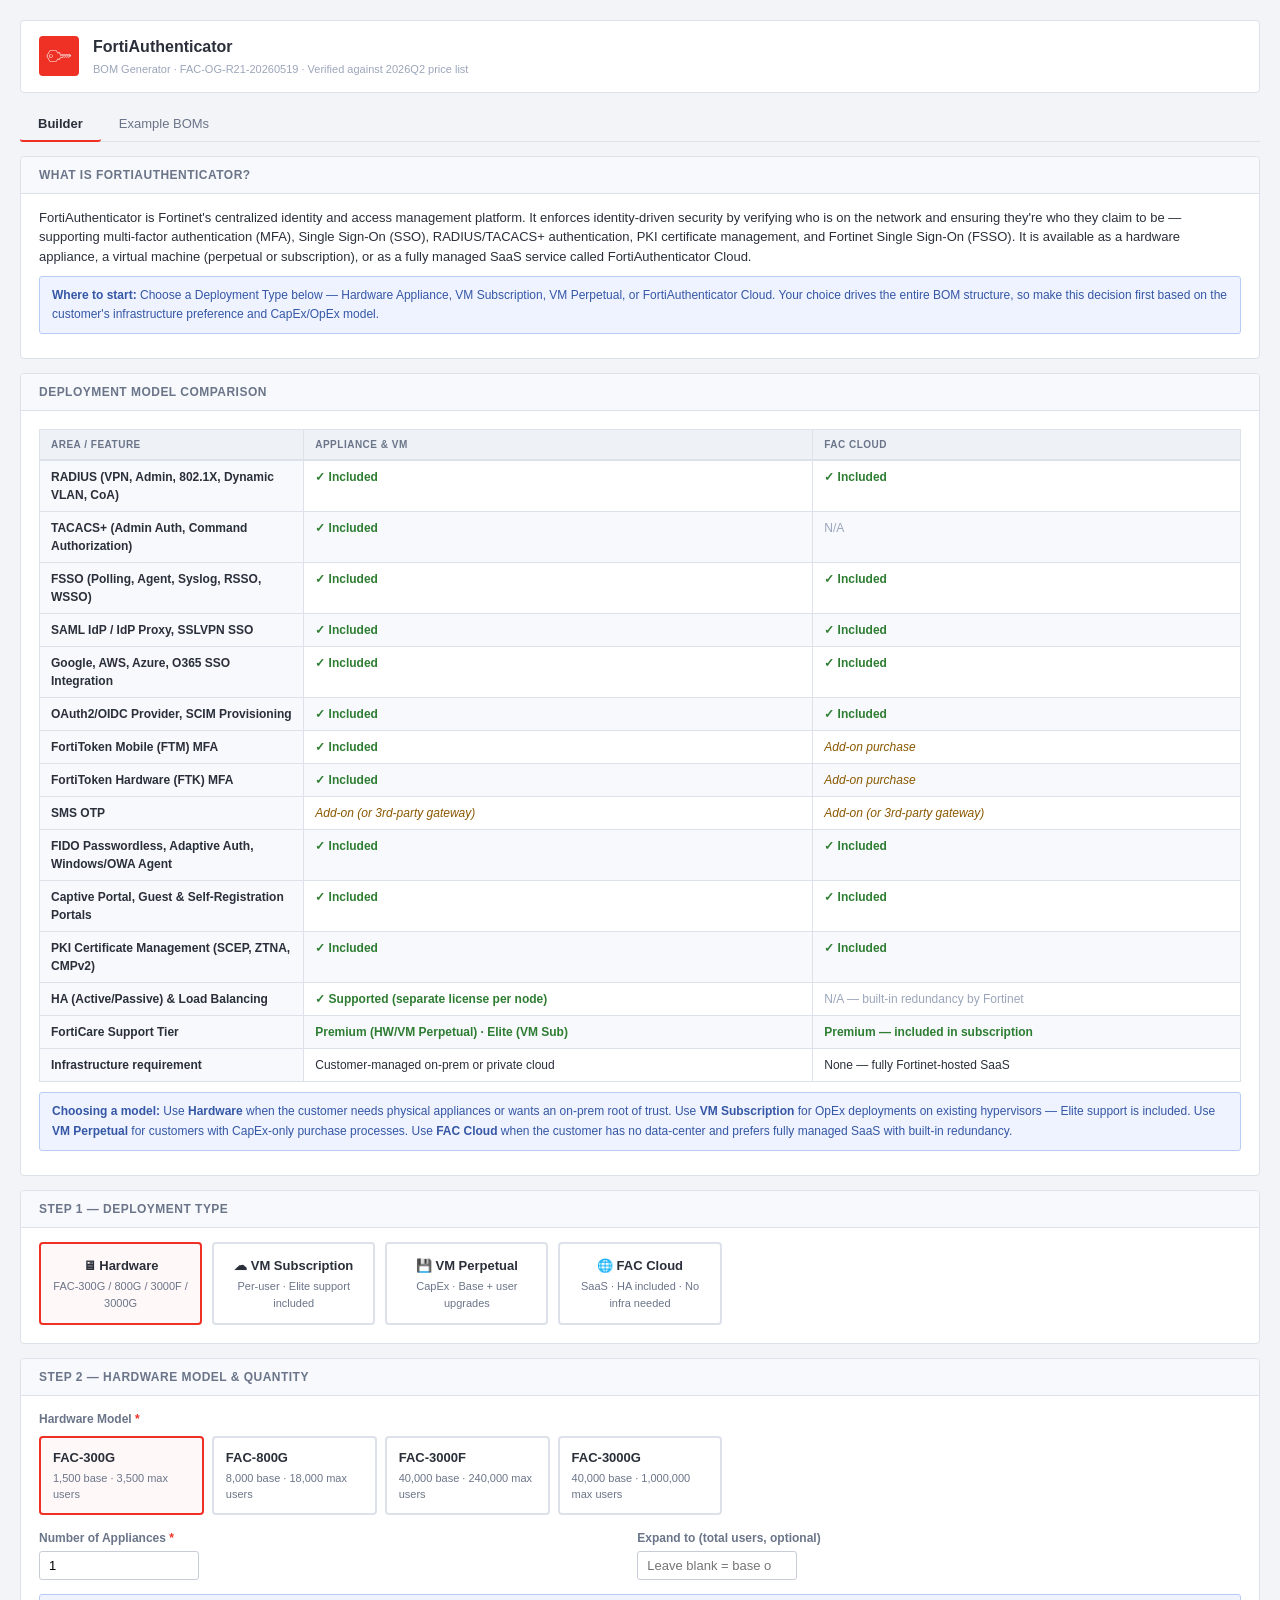
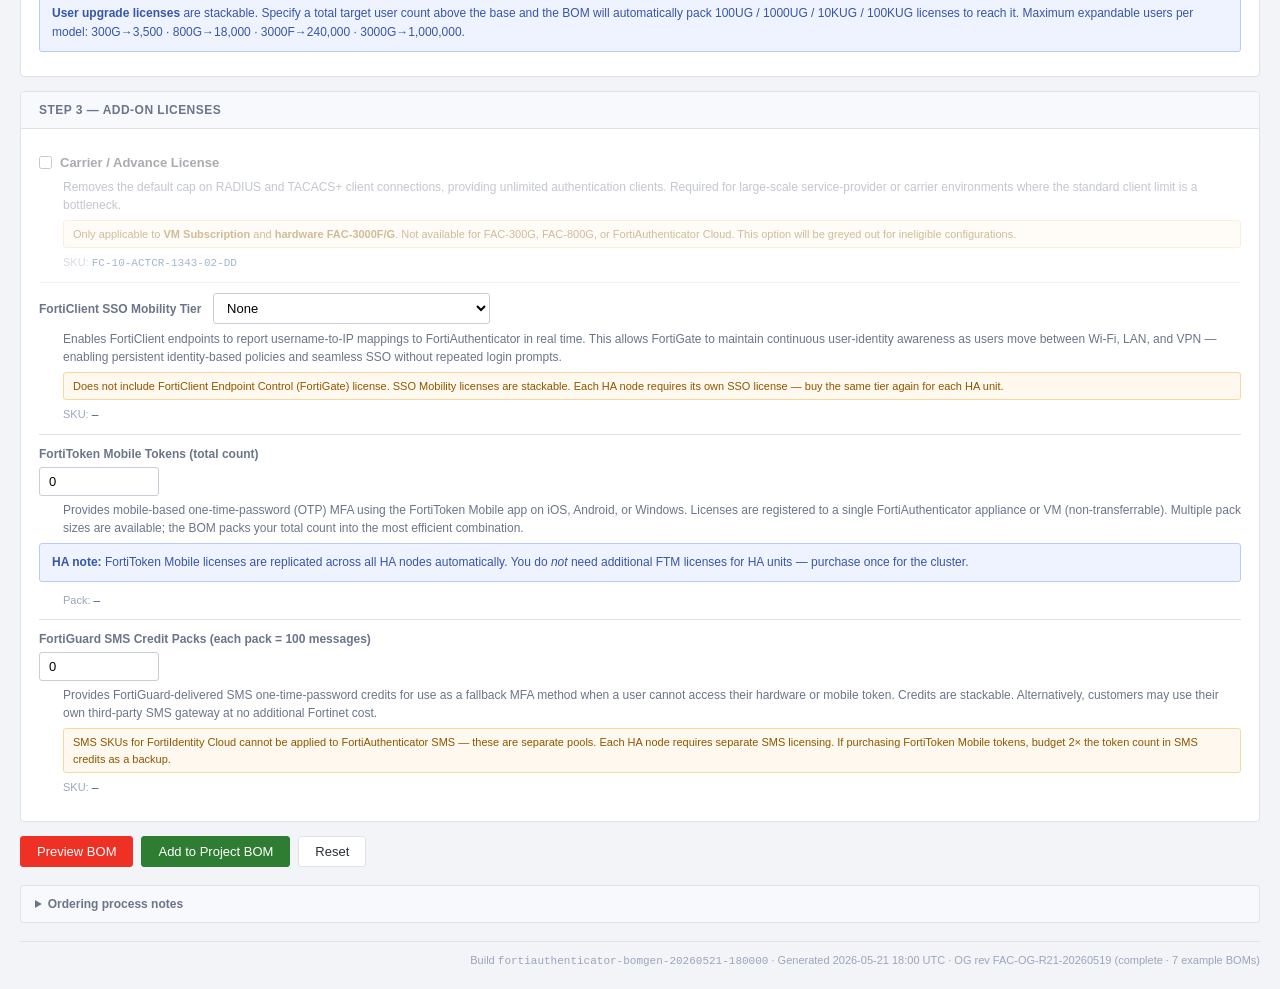
<file: products/fortiauthenticator-bomgen.html>
<!--
  FabricBOM Build Report
  Product: FortiAuthenticator
  Source ordering guide: FAC-OG-R21-20260519
  Price list verified against: 2026Q2_Null_Price_list_AMER_SLIMMED.csv
  Generated: 2026-05-21

  SKU Reconciliation:
  ✓  exact            FAC-300G                         (hardware, no term)
  ✓  exact            FAC-800G                         (hardware, no term)
  ✓  exact            FAC-3000F                        (hardware, no term)
  ✓  exact            FAC-3000G                        (hardware, no term)
  ✗  not-found        FAC-300F                         (OG F-series; not in 2026Q2 price list; FAC-300G used in builder)
  ✗  not-found        FAC-800F                         (OG F-series; not in 2026Q2 price list; FAC-800G used in builder)
  ✓  exact            FAC-HW-100UG                     (hardware, no term; desc references F-series but OG authorizes for F/G)
  ✓  exact            FAC-HW-1000UG                    (hardware, no term)
  ✓  exact            FAC-HW-10KUG                     (hardware, no term; 800G/3000F/G only)
  ✓  exact            FAC-HW-100KUG                    (hardware, no term; 3000F/G only)
  ✓  exact            FAC-VM-BASE                      (hardware/perpetual, no term; OG casing "FAC-VM-Base" matched as "FAC-VM-BASE")
  ✓  exact            FAC-VM-100-UG                    (hardware, no term)
  ✓  exact            FAC-VM-1000-UG                   (hardware, no term)
  ✓  exact            FAC-VM-10000-UG                  (hardware, no term)
  ✓  exact            FC-10-AC3HG-247-02-DD            (multi-term: -12, -36, -60 all present; FAC-300G FortiCare Premium)
  ✓  exact            FC-10-AC8HG-247-02-DD            (multi-term: -12, -36, -60 all present; FAC-800G FortiCare Premium)
  ✓  exact            FC-10-AC3KF-247-02-DD            (multi-term: -12, -36, -60 all present; FAC-3000F FortiCare Premium)
  ✓  exact            FC-10-AC3KG-247-02-DD            (multi-term: -12, -36, -60 all present; FAC-3000G FortiCare Premium)
  ⚠  single-term      FC-10-AC3HF-247-02-12            (only -12 in price list; FAC-300F FortiCare Premium; F-series, not used in builder)
  ⚠  single-term      FC-10-AC8HF-247-02-12            (only -12 in price list; FAC-800F FortiCare Premium; F-series, not used in builder)
  ✓  exact            FC1-10-ACVMS-1268-02-DD          (multi-term; VM Sub 100-999 users, Elite)
  ✓  exact            FC2-10-ACVMS-1268-02-DD          (multi-term; VM Sub 1000-99,999 users, Elite)
  ✓  exact            FC3-10-ACVMS-1268-02-DD          (multi-term; VM Sub 100,000+ users, Elite)
  ✓  exact            FC1-10-0ACVM-248-02-DD           (multi-term; VM Perpetual support 1-500 users)
  ✓  exact            FC2-10-0ACVM-248-02-DD           (multi-term; VM Perpetual support 1-1100 users)
  ✓  exact            FC3-10-0ACVM-248-02-DD           (multi-term; VM Perpetual support 1-5100 users)
  ✓  exact            FC4-10-0ACVM-248-02-DD           (multi-term; VM Perpetual support 1-10100 users)
  ✓  exact            FC8-10-0ACVM-248-02-DD           (multi-term; VM Perpetual support 1-25100 users)
  ✓  exact            FC5-10-0ACVM-248-02-DD           (multi-term; VM Perpetual support 1-50100 users)
  ✓  exact            FC6-10-0ACVM-248-02-DD           (multi-term; VM Perpetual support 1-100100 users)
  ✓  exact            FC9-10-0ACVM-248-02-DD           (multi-term; VM Perpetual support 1-500100 users)
  ✓  exact            FC7-10-0ACVM-248-02-DD           (multi-term; VM Perpetual support 1-1M users)
  ✓  exact            FCA-10-0ACVM-248-02-DD           (multi-term; VM Perpetual support 1M+ users)
  ✓  exact            FC2-10-ACCLD-511-02-DD           (multi-term; Cloud 100-499 users)
  ✓  exact            FC3-10-ACCLD-511-02-DD           (multi-term; Cloud 500-1,999 users)
  ✓  exact            FC4-10-ACCLD-511-02-DD           (multi-term; Cloud 2,000-9,999 users)
  ✓  exact            FC5-10-ACCLD-511-02-DD           (multi-term; Cloud 10,000+ users)
  ✓  exact            FC-10-ACTCR-1343-02-DD           (multi-term; Carrier/Advance License)
  ✓  exact            FCC-FAC2K-LIC                    (hardware/perpetual, no term; SSO Mobility 2K)
  ✓  exact            FCC-FAC10K-LIC                   (hardware/perpetual, no term; SSO Mobility 10K)
  ✓  exact            FCC-FACUNL-LIC                   (hardware/perpetual, no term; SSO Mobility Unlimited)
  ✓  exact            SMS-ELIC-100                     (hardware/perpetual, no term; 100 SMS credits)
  ✓  exact            FTM-ELIC-100                     (hardware/perpetual, no term; FortiToken Mobile 100)
  ✓  exact            FTM-ELIC-200                     (hardware/perpetual, no term; FortiToken Mobile 200)
  ✓  exact            FTM-ELIC-1000                    (hardware/perpetual, no term; FortiToken Mobile 1000)
  ✓  exact            FTM-ELIC-2000                    (hardware/perpetual, no term; FortiToken Mobile 2000)
  ✓  exact            FTM-ELIC-5000                    (hardware/perpetual, no term; FortiToken Mobile 5000)
  ⚠  description-match FTK-210-500                    (OG had "FortiToken-200B" 500-pack; not in price list; matched FTK-210-500 "Five hundred pieces one-time password token... Compatible with FortiAuthenticator"; used in examples only)
  ✗  not-found        FC1-10-AC8HF-247-03-12           (OG BOM Example 1 support for FAC-300F; base FC1-10-AC8HF-247-03 absent; likely OG typo combining wrong band prefix, wrong model code (AC8HF=800F not 300F), and wrong revision; example substituted FAC-300G + FC-10-AC3HG-247-02-DD)

  Open questions auto-resolved during build:
  - FAC-300F / FAC-800F not in price list: G-series equivalents used in builder; F-series present in examples only as substituted G-series SKUs
  - OG Example 1 secondary support FC1-10-AC8HF-247-03-12: substituted FC-10-AC3HG-247-02-DD (FAC-300G support, multi-term) since we replaced FAC-300F with FAC-300G
  - OG Example 2 secondary HA uses FC1-10-ACVMS-1268-02-12 for 6000 users which appears to be an OG error (FC1 band is 100-999 users); substituted FC2-10-ACVMS-1268-02-DD to match primary node band per Example 4 guidance
-->
<!DOCTYPE html>
<html lang="en">
<head>
<meta charset="UTF-8">
<meta http-equiv="Cache-Control" content="no-cache, no-store, must-revalidate"/>
<meta http-equiv="Pragma" content="no-cache"/>
<meta http-equiv="Expires" content="0"/>
<meta name="build-timestamp" content="2026-05-21T12:00:00Z"/>
<meta name="build-id" content="fortiauthenticator-bomgen-20260521-180000"/>
<title>FortiAuthenticator BOM Generator — FabricBOM</title>
<meta name="description" content="Build a FortiAuthenticator Bill of Materials for FabricBOM. Configure deployment type, user count, and add-on licenses, then add the result to your Project BOM.">
<meta name="robots" content="noindex">
<style>
:root{--forti-red:#EE3124;--forti-border:#DDE1E9;--forti-bg:#F2F4F7;--forti-white:#FFFFFF;--forti-text:#2A2F3A;--forti-text-secondary:#6B7589;--forti-text-muted:#9BA5BA;--forti-section-header:#F7F9FC;--forti-input-border:#C8CDD9;--forti-table-head:#EEF1F6;--forti-table-stripe:#F7F9FC;--forti-info-bg:#EEF3FF;--forti-info-border:#B8CBF5;--forti-info-text:#3557A5;--forti-warn-bg:#FFF8EE;--forti-warn-border:#F5D9A0;--forti-warn-text:#8A5800}
*{box-sizing:border-box;margin:0;padding:0}
body{font-family:'Segoe UI','Helvetica Neue',Arial,sans-serif;font-size:13px;line-height:1.5;background:var(--forti-bg);color:var(--forti-text);padding:20px}
.visually-hidden{position:absolute;width:1px;height:1px;padding:0;margin:-1px;overflow:hidden;clip:rect(0,0,0,0);white-space:nowrap;border:0}
/* Header */
.page-head{display:flex;align-items:center;gap:14px;margin-bottom:14px;padding:14px 18px;background:var(--forti-white);border:1px solid var(--forti-border);border-radius:4px}
.page-icon{width:40px;height:40px;background-color:var(--forti-red);background-image:url('../forti-icons/FortiAuthenticator-white.svg');background-size:70%;background-position:center;background-repeat:no-repeat;border-radius:4px;flex-shrink:0}
.page-title{font-size:16px;font-weight:700;color:var(--forti-text)}
.page-sub{font-size:11px;color:var(--forti-text-muted);margin-top:2px}
/* Tabs */
.tabs{display:flex;gap:0;border-bottom:1px solid var(--forti-border);margin-bottom:14px}
.tab{padding:9px 18px;cursor:pointer;background:transparent;border:none;font-size:13px;color:var(--forti-text-secondary);border-bottom:2px solid transparent;margin-bottom:-1px;font-family:inherit}
.tab.active{color:var(--forti-text);border-bottom-color:var(--forti-red);font-weight:600}
.tab-panel{display:none}
.tab-panel.active{display:block}
/* Cards */
.card{background:var(--forti-white);border:1px solid var(--forti-border);border-radius:4px;margin-bottom:14px;overflow:hidden}
.card-header{background:var(--forti-section-header);border-bottom:1px solid var(--forti-border);padding:9px 18px;font-size:12px;font-weight:700;color:var(--forti-text-secondary);text-transform:uppercase;letter-spacing:.04em}
.card-body{padding:14px 18px}
/* Form elements */
label{display:block;font-size:12px;font-weight:600;color:var(--forti-text-secondary);margin-bottom:4px}
input[type=text],input[type=number],select{background:white;border:1px solid var(--forti-input-border);border-radius:3px;padding:6px 9px;font-size:13px;width:100%;font-family:inherit}
input[type=text]:focus,input[type=number]:focus,select:focus{border-color:var(--forti-red);box-shadow:0 0 0 2px rgba(238,49,36,.1);outline:none}
input[type=number]{max-width:160px}
input.invalid{border-color:#E53E3E}
.field-err{font-size:11px;color:#C0392B;margin-top:3px}
.r{color:var(--forti-red)}
.form-row{margin-bottom:14px}
.form-row-inline{display:flex;gap:18px;flex-wrap:wrap;margin-bottom:14px}
.form-row-inline>*{flex:1 1 auto}
/* Buttons */
button{font-family:inherit;font-size:13px;cursor:pointer;border-radius:3px;padding:7px 16px;border:1px solid var(--forti-border);background:var(--forti-white);color:var(--forti-text);transition:background .15s}
button:hover{background:var(--forti-table-stripe)}
.btn-primary{background:var(--forti-red);color:white;border-color:var(--forti-red)}
.btn-primary:hover{background:#C9281D;border-color:#C9281D}
.btn-green{background:#2E7D32;color:white;border-color:#2E7D32}
.btn-green:hover{background:#255E27;border-color:#255E27}
.btn-row{display:flex;gap:8px;align-items:center;flex-wrap:wrap;margin-top:14px}
.smsg{font-size:12px;font-weight:600}
/* Deploy type cards */
.deploy-grid{display:grid;grid-template-columns:repeat(auto-fill,minmax(160px,1fr));gap:10px;margin-bottom:4px}
.deploy-card{border:2px solid var(--forti-border);border-radius:4px;padding:12px;cursor:pointer;background:var(--forti-white);transition:border-color .15s,background .15s;text-align:center}
.deploy-card:hover{border-color:#B0B8CC}
.deploy-card.selected{border-color:var(--forti-red);background:#FEF8F8}
.deploy-card .dc-title{font-weight:700;font-size:13px;margin-bottom:3px}
.deploy-card .dc-sub{font-size:11px;color:var(--forti-text-secondary)}
/* Model cards */
.model-grid{display:grid;grid-template-columns:repeat(auto-fill,minmax(155px,1fr));gap:8px}
.model-card{border:2px solid var(--forti-border);border-radius:4px;padding:10px 12px;cursor:pointer;background:var(--forti-white);transition:border-color .15s,background .15s}
.model-card:hover{border-color:#B0B8CC}
.model-card.selected{border-color:var(--forti-red);background:#FEF8F8}
.model-card .m-name{font-weight:700;font-size:13px}
.model-card .m-sub{font-size:11px;color:var(--forti-text-secondary);margin-top:2px}
/* Callouts */
.callout{border-radius:3px;padding:9px 12px;font-size:12px;line-height:1.6;margin:10px 0}
.info{background:var(--forti-info-bg);border:1px solid var(--forti-info-border);color:var(--forti-info-text)}
.warn{background:var(--forti-warn-bg);border:1px solid var(--forti-warn-border);color:var(--forti-warn-text)}
/* Band indicator */
.band-indicator{background:var(--forti-info-bg);border:1px solid var(--forti-info-border);border-radius:3px;padding:4px 10px;font-size:12px;color:var(--forti-info-text);margin-top:6px;display:inline-block}
/* BOM preview table */
table{width:100%;border-collapse:collapse;font-size:12px}
.bom-table thead th{background:var(--forti-table-head);border:1px solid var(--forti-border);padding:7px 11px;font-size:10px;text-transform:uppercase;letter-spacing:.05em;color:var(--forti-text-secondary)}
.bom-table tbody td{border:1px solid var(--forti-border);padding:7px 11px;vertical-align:top}
.bom-table tbody tr:nth-child(even) td{background:var(--forti-table-stripe)}
.section-row td{background:#EAECF3!important;font-weight:700;font-size:10px;text-transform:uppercase;letter-spacing:.06em;color:var(--forti-text-secondary);padding:5px 11px;border-top:2px solid #C5CAD9}
.badge{font-size:9px;font-weight:700;text-transform:uppercase;letter-spacing:.05em;border-radius:2px;padding:1px 4px;display:inline-block;white-space:nowrap}
.badge-req{background:#FEF0EE;color:#C0392B;border:1px solid #F5C6C2}
.badge-opt{background:#EEF3FF;color:#3557A5;border:1px solid #B8CBF5}
.badge-mand{background:#FFF8EE;color:#8A5800;border:1px solid #F5D9A0}
.badge-inc{background:#EEF3FF;color:#3557A5;border:1px solid #B8CBF5}
.sku-code{font-family:'Courier New',monospace;font-size:11px;color:#1A4E82}
.nc{color:var(--forti-text-muted)}
/* Add-on items */
.addon-item{padding:10px 0;border-bottom:1px solid var(--forti-border)}
.addon-item:last-child{border-bottom:none}
.addon{display:flex;align-items:center;gap:8px;cursor:pointer}
.addon input[type=checkbox]{margin:0;flex-shrink:0;width:auto}
.addon-label{font-size:13px;font-weight:600;color:var(--forti-text)}
.addon-desc{margin:5px 0 0 24px;font-size:12px;line-height:1.5;color:var(--forti-text-secondary)}
.addon-constraint{margin:6px 0 0 24px;font-size:11px;color:var(--forti-warn-text);background:var(--forti-warn-bg);border:1px solid var(--forti-warn-border);border-radius:3px;padding:5px 9px;line-height:1.5}
.addon-sku{margin:6px 0 0 24px;font-size:11px;color:var(--forti-text-muted)}
.addon-item[aria-disabled="true"]{opacity:.4;pointer-events:none}
/* Comparison table */
.cmp-table{width:100%;border-collapse:collapse;font-size:12px;margin:4px 0}
.cmp-table caption{text-align:left;padding-bottom:6px;font-weight:600;color:var(--forti-text-secondary)}
.cmp-table thead th{background:var(--forti-table-head);border:1px solid var(--forti-border);padding:7px 11px;font-size:10px;text-transform:uppercase;letter-spacing:.05em;color:var(--forti-text-secondary);text-align:left}
.cmp-table tbody td{border:1px solid var(--forti-border);padding:7px 11px;vertical-align:top}
.cmp-table tbody td:first-child{background:var(--forti-section-header);font-weight:600;color:var(--forti-text);width:22%}
.cmp-table tbody tr:nth-child(even) td:not(:first-child){background:var(--forti-table-stripe)}
.cmp-yes{color:#2E7D32;font-weight:600}
.cmp-no{color:var(--forti-text-muted)}
.cmp-addon{color:#8A5800;font-style:italic}
/* FAQ */
.og-faq{margin-top:18px;border:1px solid var(--forti-border);border-radius:3px;background:var(--forti-section-header)}
.og-faq summary{padding:9px 14px;cursor:pointer;font-weight:600;font-size:12px;color:var(--forti-text-secondary);user-select:none;outline:none}
.og-faq summary:hover{background:var(--forti-table-stripe)}
.og-faq[open] summary{border-bottom:1px solid var(--forti-border)}
.og-faq dl{padding:4px 14px 12px;margin:0;font-size:12px}
.og-faq dt{font-weight:600;color:var(--forti-text);margin-top:10px}
.og-faq dd{margin:4px 0 0 0;color:var(--forti-text-secondary);line-height:1.5}
/* Example cards */
.example-card{margin-bottom:14px}
.example-table{width:100%;border-collapse:collapse;font-size:12px;margin-bottom:10px}
.example-table thead th{background:var(--forti-table-head);border:1px solid var(--forti-border);padding:6px 10px;font-size:10px;text-transform:uppercase;letter-spacing:.05em;color:var(--forti-text-secondary)}
.example-table tbody td{border:1px solid var(--forti-border);padding:6px 10px;vertical-align:middle}
.example-table tbody tr:nth-child(even) td{background:var(--forti-table-stripe)}
.example-table .section-row td{background:#EAECF3!important}
.example-qty{width:70px;font-size:12px;padding:3px 6px;border:1px solid var(--forti-input-border);border-radius:3px;font-family:inherit}
/* Deploy sections */
.deploy-section{display:none}
.deploy-section.active{display:block}
/* User cap warning */
#hw-user-cap-warn{margin-top:6px}
/* Build report table */
.br-table{width:100%;border-collapse:collapse;font-size:12px}
.br-table th{background:var(--forti-table-head);border:1px solid var(--forti-border);padding:7px 10px;font-size:10px;text-transform:uppercase;color:var(--forti-text-secondary);text-align:left}
.br-table td{border:1px solid var(--forti-border);padding:6px 10px;vertical-align:top}
.br-ok{color:#2E7D32;font-weight:700}
.br-warn{color:#8A5800;font-weight:700}
.br-err{color:#C0392B;font-weight:700}
/* Stale banner */
#stale-banner{background:#FEF0EE;color:#C0392B;border:1px solid #F5C6C2;border-radius:3px;padding:9px 12px;margin-bottom:14px;font-size:12px}
/* Footer */
.build-stamp{margin-top:18px;padding-top:10px;border-top:1px solid var(--forti-border);font-size:11px;color:var(--forti-text-muted);text-align:right}
</style>
</head>
<body>

<script type="application/json" id="fabricbom-page-meta">
{
  "schemaVersion": "1.3.0",
  "spec": "fabricbom-bomgen-spec-v1.3.0",
  "product": "FortiAuthenticator",
  "productDisplayName": "FortiAuthenticator",
  "buildId": "fortiauthenticator-bomgen-20260521-180000",
  "buildTimestamp": "2026-05-21T18:00:00Z",
  "priceList": "2026Q2_Null_Price_list_AMER_SLIMMED.csv",
  "tabs": [
    { "id": "builder",     "label": "Builder",      "default": true },
    { "id": "examples",    "label": "Example BOMs", "default": false },
    { "id": "buildreport", "label": "Build Report", "default": false, "qaOnly": true }
  ],
  "actions": {
    "previewBom":   { "selector": "[data-fb-role=preview-bom]",    "jsFn": "generateBOM" },
    "addToProject": { "selector": "[data-fb-role=add-to-project]", "jsFn": "addToProjectBOM" },
    "resetForm":    { "selector": "[data-fb-role=reset-form]",     "jsFn": "resetForm" },
    "copyTsv":      { "selector": "[data-fb-role=copy-tsv]",       "jsFn": "copyTSV" }
  },
  "form": {
    "deployType": { "kind": "radio-cards", "selector": "[data-fb-role=deploy-card]", "values": ["hw","vms","vmp","cld"] },
    "model":      { "kind": "radio-cards", "selector": "[data-fb-role=model-card]",  "values": ["300G","800G","3000F","3000G"] },
    "quantity":   { "kind": "number",      "selector": "[data-fb-role=quantity-input]", "min": 1 },
    "addons":     { "kind": "checkbox",    "selector": "[data-fb-role=addon]",
                    "values": ["carrier","sso","ftm","sms"] }
  },
  "postMessage": {
    "addType":   "FABRICBOM_ADD",
    "staleType": "FABRICBOM_STALE"
  }
}
</script>

<div id="stale-banner" role="alert" hidden>
  ⚠ A newer version of this page is available. <button onclick="location.reload(true)" data-fb-role="reload-stale" style="margin-left:8px;background:var(--forti-red);color:white;border:none;padding:3px 10px;border-radius:3px;cursor:pointer;font-family:inherit;font-size:12px">Reload</button>
</div>

<header class="page-head" role="banner">
  <div class="page-icon" role="img" aria-label="FortiAuthenticator"></div>
  <div>
    <div class="page-title">FortiAuthenticator</div>
    <div class="page-sub">BOM Generator · FAC-OG-R21-20260519 · Verified against 2026Q2 price list</div>
  </div>
</header>

<nav role="tablist" aria-label="FortiAuthenticator BOM sections" class="tabs" data-fb-role="tablist">
  <button role="tab" id="tab-builder"     data-fb-role="tab" data-panel="builder"     aria-selected="true"  aria-controls="panel-builder"     class="tab active" onclick="switchTab('builder')">Builder</button>
  <button role="tab" id="tab-examples"    data-fb-role="tab" data-panel="examples"    aria-selected="false" aria-controls="panel-examples"    class="tab"        onclick="switchTab('examples')">Example BOMs</button>
  <button role="tab" id="tab-buildreport" data-fb-role="tab" data-panel="buildreport" aria-selected="false" aria-controls="panel-buildreport" class="tab"        onclick="switchTab('buildreport')" hidden>Build Report</button>
</nav>

<main id="main-content" role="main">

<!-- ===== BUILDER TAB ===== -->
<section id="panel-builder" role="tabpanel" aria-labelledby="tab-builder" data-fb-role="panel" class="tab-panel active">

  <!-- §3a Product Introduction Card -->
  <section class="card" data-fb-role="product-intro">
    <div class="card-header">What is FortiAuthenticator?</div>
    <div class="card-body">
      <p style="margin-bottom:10px">
        FortiAuthenticator is Fortinet's centralized identity and access management platform. It enforces identity-driven security by verifying who is on the network and ensuring they're who they claim to be — supporting multi-factor authentication (MFA), Single Sign-On (SSO), RADIUS/TACACS+ authentication, PKI certificate management, and Fortinet Single Sign-On (FSSO). It is available as a hardware appliance, a virtual machine (perpetual or subscription), or as a fully managed SaaS service called FortiAuthenticator Cloud.
      </p>
      <div class="callout info" role="note">
        <strong>Where to start:</strong> Choose a Deployment Type below — Hardware Appliance, VM Subscription, VM Perpetual, or FortiAuthenticator Cloud. Your choice drives the entire BOM structure, so make this decision first based on the customer's infrastructure preference and CapEx/OpEx model.
      </div>
    </div>
  </section>

  <!-- §3b Comparison Tables -->
  <section class="card" data-fb-role="comparison">
    <div class="card-header">Deployment Model Comparison</div>
    <div class="card-body">
      <table class="cmp-table">
        <caption class="visually-hidden">Comparison of FortiAuthenticator deployment models: Hardware Appliance / VM vs. FortiAuthenticator Cloud, showing feature availability.</caption>
        <thead>
          <tr>
            <th scope="col">Area / Feature</th>
            <th scope="col">Appliance &amp; VM</th>
            <th scope="col">FAC Cloud</th>
          </tr>
        </thead>
        <tbody>
          <tr><td>RADIUS (VPN, Admin, 802.1X, Dynamic VLAN, CoA)</td><td class="cmp-yes">✓ Included</td><td class="cmp-yes">✓ Included</td></tr>
          <tr><td>TACACS+ (Admin Auth, Command Authorization)</td><td class="cmp-yes">✓ Included</td><td class="cmp-no">N/A</td></tr>
          <tr><td>FSSO (Polling, Agent, Syslog, RSSO, WSSO)</td><td class="cmp-yes">✓ Included</td><td class="cmp-yes">✓ Included</td></tr>
          <tr><td>SAML IdP / IdP Proxy, SSLVPN SSO</td><td class="cmp-yes">✓ Included</td><td class="cmp-yes">✓ Included</td></tr>
          <tr><td>Google, AWS, Azure, O365 SSO Integration</td><td class="cmp-yes">✓ Included</td><td class="cmp-yes">✓ Included</td></tr>
          <tr><td>OAuth2/OIDC Provider, SCIM Provisioning</td><td class="cmp-yes">✓ Included</td><td class="cmp-yes">✓ Included</td></tr>
          <tr><td>FortiToken Mobile (FTM) MFA</td><td class="cmp-yes">✓ Included</td><td class="cmp-addon">Add-on purchase</td></tr>
          <tr><td>FortiToken Hardware (FTK) MFA</td><td class="cmp-yes">✓ Included</td><td class="cmp-addon">Add-on purchase</td></tr>
          <tr><td>SMS OTP</td><td class="cmp-addon">Add-on (or 3rd-party gateway)</td><td class="cmp-addon">Add-on (or 3rd-party gateway)</td></tr>
          <tr><td>FIDO Passwordless, Adaptive Auth, Windows/OWA Agent</td><td class="cmp-yes">✓ Included</td><td class="cmp-yes">✓ Included</td></tr>
          <tr><td>Captive Portal, Guest &amp; Self-Registration Portals</td><td class="cmp-yes">✓ Included</td><td class="cmp-yes">✓ Included</td></tr>
          <tr><td>PKI Certificate Management (SCEP, ZTNA, CMPv2)</td><td class="cmp-yes">✓ Included</td><td class="cmp-yes">✓ Included</td></tr>
          <tr><td>HA (Active/Passive) &amp; Load Balancing</td><td class="cmp-yes">✓ Supported (separate license per node)</td><td class="cmp-no">N/A — built-in redundancy by Fortinet</td></tr>
          <tr><td>FortiCare Support Tier</td><td class="cmp-yes">Premium (HW/VM Perpetual) · Elite (VM Sub)</td><td class="cmp-yes">Premium — included in subscription</td></tr>
          <tr><td>Infrastructure requirement</td><td>Customer-managed on-prem or private cloud</td><td>None — fully Fortinet-hosted SaaS</td></tr>
        </tbody>
      </table>
      <div class="callout info" role="note" style="margin-top:10px">
        <strong>Choosing a model:</strong> Use <strong>Hardware</strong> when the customer needs physical appliances or wants an on-prem root of trust. Use <strong>VM Subscription</strong> for OpEx deployments on existing hypervisors — Elite support is included. Use <strong>VM Perpetual</strong> for customers with CapEx-only purchase processes. Use <strong>FAC Cloud</strong> when the customer has no data-center and prefers fully managed SaaS with built-in redundancy.
      </div>
    </div>
  </section>

  <!-- §3c Configuration Form -->
  <section class="card">
    <div class="card-header">Step 1 — Deployment Type</div>
    <div class="card-body">
      <fieldset style="border:none;padding:0">
        <legend class="visually-hidden">Deployment type</legend>
        <div role="radiogroup" aria-label="Deployment type" class="deploy-grid">
          <div role="radio" tabindex="0" aria-checked="true"  data-fb-role="deploy-card" data-deploy-type="hw"  class="deploy-card selected" onclick="selectDeployType('hw')"  onkeydown="if(event.key===' '||event.key==='Enter'){event.preventDefault();selectDeployType('hw');}">
            <div class="dc-title">🖥 Hardware</div>
            <div class="dc-sub">FAC-300G / 800G / 3000F / 3000G</div>
          </div>
          <div role="radio" tabindex="-1" aria-checked="false" data-fb-role="deploy-card" data-deploy-type="vms" class="deploy-card" onclick="selectDeployType('vms')" onkeydown="if(event.key===' '||event.key==='Enter'){event.preventDefault();selectDeployType('vms');}">
            <div class="dc-title">☁ VM Subscription</div>
            <div class="dc-sub">Per-user · Elite support included</div>
          </div>
          <div role="radio" tabindex="-1" aria-checked="false" data-fb-role="deploy-card" data-deploy-type="vmp" class="deploy-card" onclick="selectDeployType('vmp')" onkeydown="if(event.key===' '||event.key==='Enter'){event.preventDefault();selectDeployType('vmp');}">
            <div class="dc-title">💾 VM Perpetual</div>
            <div class="dc-sub">CapEx · Base + user upgrades</div>
          </div>
          <div role="radio" tabindex="-1" aria-checked="false" data-fb-role="deploy-card" data-deploy-type="cld" class="deploy-card" onclick="selectDeployType('cld')" onkeydown="if(event.key===' '||event.key==='Enter'){event.preventDefault();selectDeployType('cld');}">
            <div class="dc-title">🌐 FAC Cloud</div>
            <div class="dc-sub">SaaS · HA included · No infra needed</div>
          </div>
        </div>
      </fieldset>
    </div>
  </section>

  <!-- Hardware Section -->
  <div id="section-hw" class="deploy-section active">
    <section class="card">
      <div class="card-header">Step 2 — Hardware Model &amp; Quantity</div>
      <div class="card-body">
        <fieldset class="model-group" style="border:none;padding:0;margin-bottom:14px">
          <legend style="font-size:12px;font-weight:600;color:var(--forti-text-secondary);margin-bottom:8px">Hardware Model <span class="r" aria-hidden="true">*</span></legend>
          <div role="radiogroup" aria-label="Hardware model" class="model-grid">
            <div role="radio" tabindex="0"  aria-checked="true"  data-fb-role="model-card" data-model-id="300G"  class="model-card selected" onclick="selectModel('300G')"  onkeydown="if(event.key===' '||event.key==='Enter'){event.preventDefault();selectModel('300G');}">
              <div class="m-name">FAC-300G</div>
              <div class="m-sub">1,500 base · 3,500 max users</div>
            </div>
            <div role="radio" tabindex="-1" aria-checked="false" data-fb-role="model-card" data-model-id="800G"  class="model-card" onclick="selectModel('800G')"  onkeydown="if(event.key===' '||event.key==='Enter'){event.preventDefault();selectModel('800G');}">
              <div class="m-name">FAC-800G</div>
              <div class="m-sub">8,000 base · 18,000 max users</div>
            </div>
            <div role="radio" tabindex="-1" aria-checked="false" data-fb-role="model-card" data-model-id="3000F" class="model-card" onclick="selectModel('3000F')" onkeydown="if(event.key===' '||event.key==='Enter'){event.preventDefault();selectModel('3000F');}">
              <div class="m-name">FAC-3000F</div>
              <div class="m-sub">40,000 base · 240,000 max users</div>
            </div>
            <div role="radio" tabindex="-1" aria-checked="false" data-fb-role="model-card" data-model-id="3000G" class="model-card" onclick="selectModel('3000G')" onkeydown="if(event.key===' '||event.key==='Enter'){event.preventDefault();selectModel('3000G');}">
              <div class="m-name">FAC-3000G</div>
              <div class="m-sub">40,000 base · 1,000,000 max users</div>
            </div>
          </div>
        </fieldset>

        <div class="form-row-inline">
          <div>
            <label for="f-hw-qty">Number of Appliances <span class="r" aria-hidden="true">*</span></label>
            <input type="number" id="f-hw-qty" data-fb-role="quantity-input" min="1" value="1" required aria-required="true" aria-describedby="f-hw-qty-err" oninput="onHwQtyChange()">
            <span id="f-hw-qty-err" class="field-err" data-fb-role="field-error" role="alert" hidden>Enter at least 1 appliance.</span>
          </div>
          <div>
            <label for="f-hw-expand-users">Expand to (total users, optional)</label>
            <input type="number" id="f-hw-expand-users" min="0" value="" placeholder="Leave blank = base only" oninput="onHwExpandChange()" aria-describedby="hw-user-cap-warn">
            <div id="hw-user-cap-warn" class="field-err" data-fb-role="field-error" role="alert" hidden></div>
          </div>
        </div>

        <div class="callout info" role="note">
          <strong>User upgrade licenses</strong> are stackable. Specify a total target user count above the base and the BOM will automatically pack 100UG / 1000UG / 10KUG / 100KUG licenses to reach it. Maximum expandable users per model: 300G→3,500 · 800G→18,000 · 3000F→240,000 · 3000G→1,000,000.
        </div>

        <div id="ha-hw-warn" class="callout warn" role="note" aria-live="polite" hidden>
          <strong>HA pair:</strong> For High Availability, set quantity to 2 (Active/Passive). Both appliances must be the same model and run the same firmware version. Each appliance requires its own FortiCare Premium support contract. User upgrade licenses are also required per unit.
        </div>
      </div>
    </section>
  </div>

  <!-- VM Subscription Section -->
  <div id="section-vms" class="deploy-section">
    <section class="card">
      <div class="card-header">Step 2 — VM Subscription User Count</div>
      <div class="card-body">
        <div class="callout info" role="note">
          <strong>VM Subscription</strong> (available in FortiAuthenticator v8.0+) is a per-user annual or multi-year subscription that includes FortiCare Elite support. Available from 100 users up. Each HA node requires its own matching subscription.
        </div>
        <div class="form-row" style="margin-top:10px">
          <label for="f-vms-users">Number of Users to License <span class="r" aria-hidden="true">*</span></label>
          <input type="number" id="f-vms-users" data-fb-role="quantity-input" min="100" value="500" required aria-required="true" aria-describedby="vms-band-indicator f-vms-err" oninput="updateVmsBandIndicator()">
          <span id="f-vms-err" class="field-err" data-fb-role="field-error" role="alert" hidden>Minimum 100 users.</span>
          <div id="vms-band-indicator" role="status" aria-live="polite" class="band-indicator" style="margin-top:6px">
            Band: <strong id="vms-band-text">FC1</strong> · <span id="vms-band-range">100–999 users</span> · <span id="vms-band-sku" class="sku-code">FC1-10-ACVMS-1268-02-DD</span>
          </div>
        </div>
        <div class="form-row">
          <label>
            <input type="checkbox" id="f-vms-ha" onchange=""> &nbsp;Include HA node (second identical subscription license)
          </label>
          <div class="callout warn" role="note" style="margin-top:6px">
            <strong>VM Sub HA:</strong> Each FortiAuthenticator VM in an HA cluster requires its own subscription license at the same user count and band as the primary. FortiToken Mobile licenses are replicated automatically and do NOT need to be purchased again for HA nodes.
          </div>
        </div>
      </div>
    </section>
  </div>

  <!-- VM Perpetual Section -->
  <div id="section-vmp" class="deploy-section">
    <section class="card">
      <div class="card-header">Step 2 — VM Perpetual User Count</div>
      <div class="card-body">
        <div class="callout info" role="note">
          <strong>VM Perpetual</strong> starts with a base license (100 users) and expands via stackable user upgrade licenses. A separate annual FortiCare Premium support contract is required, sized to the total user count. VM user licenses are stackable; support contracts are not — choose one support tier that covers your total users.
        </div>
        <div class="form-row" style="margin-top:10px">
          <label for="f-vmp-users">Total Users to License <span class="r" aria-hidden="true">*</span></label>
          <input type="number" id="f-vmp-users" data-fb-role="quantity-input" min="100" value="500" required aria-required="true" aria-describedby="vmp-support-indicator f-vmp-err" oninput="updateVmpBandIndicator()">
          <span id="f-vmp-err" class="field-err" data-fb-role="field-error" role="alert" hidden>Minimum 100 users.</span>
          <div id="vmp-support-indicator" role="status" aria-live="polite" class="band-indicator" style="margin-top:6px">
            Support tier: <strong id="vmp-support-band">FC1</strong> · <span id="vmp-support-range">1–500 users</span> · <span id="vmp-support-sku" class="sku-code">FC1-10-0ACVM-248-02-DD</span>
          </div>
        </div>
        <div class="form-row">
          <label>
            <input type="checkbox" id="f-vmp-ha" onchange=""> &nbsp;Include HA node (duplicate base + upgrades + separate support)
          </label>
          <div class="callout warn" role="note" style="margin-top:6px">
            <strong>VM Perpetual HA:</strong> Each HA node requires its own base license, user upgrades, and support contract. User license counts must match between nodes. FortiToken Mobile licenses replicate across HA nodes automatically.
          </div>
        </div>
      </div>
    </section>
  </div>

  <!-- FAC Cloud Section -->
  <div id="section-cld" class="deploy-section">
    <section class="card">
      <div class="card-header">Step 2 — FortiAuthenticator Cloud User Count</div>
      <div class="card-body">
        <div class="callout info" role="note">
          <strong>FortiAuthenticator Cloud</strong> is a fully managed SaaS identity service hosted by Fortinet. FortiCare Premium support and built-in high availability are included — no secondary infrastructure is needed. TACACS+ is not available in the Cloud deployment.
        </div>
        <div class="callout warn" role="note" style="margin-top:6px">
          <strong>TACACS+ not available in Cloud:</strong> If the customer requires TACACS+ for admin authentication or command authorization, choose a Hardware Appliance or VM deployment instead.
        </div>
        <div class="form-row" style="margin-top:10px">
          <label for="f-cld-users">Number of Users to License <span class="r" aria-hidden="true">*</span></label>
          <input type="number" id="f-cld-users" data-fb-role="quantity-input" min="100" value="500" required aria-required="true" aria-describedby="cld-band-indicator f-cld-err" oninput="updateCldBandIndicator()">
          <span id="f-cld-err" class="field-err" data-fb-role="field-error" role="alert" hidden>Minimum 100 users for FAC Cloud.</span>
          <div id="cld-band-indicator" role="status" aria-live="polite" class="band-indicator" style="margin-top:6px">
            Tier: <strong id="cld-band-text">FC2</strong> · <span id="cld-band-range">100–499 users</span> · <span id="cld-band-sku" class="sku-code">FC2-10-ACCLD-511-02-DD</span>
          </div>
        </div>
      </div>
    </section>
  </div>

  <!-- §3d Add-on Licenses -->
  <section class="card">
    <div class="card-header">Step 3 — Add-on Licenses</div>
    <div class="card-body">

      <!-- Carrier License -->
      <div class="addon-item" id="addon-row-carrier" data-fb-role="addon-row" data-addon-id="carrier">
        <label class="addon">
          <input type="checkbox" id="addon-carrier" data-fb-role="addon" data-addon-id="carrier" onchange="recomputeAddonSkus()">
          <span class="addon-label">Carrier / Advance License</span>
        </label>
        <div class="addon-desc">Removes the default cap on RADIUS and TACACS+ client connections, providing unlimited authentication clients. Required for large-scale service-provider or carrier environments where the standard client limit is a bottleneck.</div>
        <div class="addon-constraint">Only applicable to <strong>VM Subscription</strong> and <strong>hardware FAC-3000F/G</strong>. Not available for FAC-300G, FAC-800G, or FortiAuthenticator Cloud. This option will be greyed out for ineligible configurations.</div>
        <div class="addon-sku">SKU: <code class="sku-code addon-sku-code" data-fb-role="addon-sku" data-addon-id="carrier">FC-10-ACTCR-1343-02-DD</code></div>
      </div>

      <!-- FortiClient SSO -->
      <div class="addon-item" data-fb-role="addon-row" data-addon-id="sso">
        <div style="margin-bottom:6px">
          <label for="f-sso-tier" style="display:inline;margin-right:8px">FortiClient SSO Mobility Tier</label>
          <select id="f-sso-tier" onchange="recomputeAddonSkus()" style="width:auto;display:inline-block">
            <option value="none">None</option>
            <option value="2k">2,000 connections — FCC-FAC2K-LIC</option>
            <option value="10k">10,000 connections — FCC-FAC10K-LIC</option>
            <option value="unl">Unlimited — FCC-FACUNL-LIC</option>
          </select>
        </div>
        <div class="addon-desc">Enables FortiClient endpoints to report username-to-IP mappings to FortiAuthenticator in real time. This allows FortiGate to maintain continuous user-identity awareness as users move between Wi-Fi, LAN, and VPN — enabling persistent identity-based policies and seamless SSO without repeated login prompts.</div>
        <div class="addon-constraint">Does not include FortiClient Endpoint Control (FortiGate) license. SSO Mobility licenses are stackable. Each HA node requires its own SSO license — buy the same tier again for each HA unit.</div>
        <div class="addon-sku">SKU: <code class="sku-code addon-sku-code" data-fb-role="addon-sku" data-addon-id="sso">—</code></div>
      </div>

      <!-- FortiToken Mobile -->
      <div class="addon-item" data-fb-role="addon-row" data-addon-id="ftm">
        <div class="form-row-inline" style="align-items:flex-end;gap:10px;margin-bottom:0">
          <div>
            <label for="f-ftm-count">FortiToken Mobile Tokens (total count)</label>
            <input type="number" id="f-ftm-count" min="0" value="0" oninput="recomputeAddonSkus()" style="max-width:120px" aria-describedby="ftm-sku-preview">
          </div>
        </div>
        <div class="addon-desc">Provides mobile-based one-time-password (OTP) MFA using the FortiToken Mobile app on iOS, Android, or Windows. Licenses are registered to a single FortiAuthenticator appliance or VM (non-transferrable). Multiple pack sizes are available; the BOM packs your total count into the most efficient combination.</div>
        <div class="callout info" role="note" style="margin-top:6px">
          <strong>HA note:</strong> FortiToken Mobile licenses are replicated across all HA nodes automatically. You do <em>not</em> need additional FTM licenses for HA units — purchase once for the cluster.
        </div>
        <div class="addon-sku" id="ftm-sku-preview" aria-live="polite">Pack: <code class="sku-code addon-sku-code" data-fb-role="addon-sku" data-addon-id="ftm">—</code></div>
      </div>

      <!-- SMS Credits -->
      <div class="addon-item" data-fb-role="addon-row" data-addon-id="sms">
        <div>
          <label for="f-sms-packs">FortiGuard SMS Credit Packs (each pack = 100 messages)</label>
          <input type="number" id="f-sms-packs" min="0" value="0" oninput="recomputeAddonSkus()" style="max-width:120px">
        </div>
        <div class="addon-desc">Provides FortiGuard-delivered SMS one-time-password credits for use as a fallback MFA method when a user cannot access their hardware or mobile token. Credits are stackable. Alternatively, customers may use their own third-party SMS gateway at no additional Fortinet cost.</div>
        <div class="addon-constraint">SMS SKUs for FortiIdentity Cloud cannot be applied to FortiAuthenticator SMS — these are separate pools. Each HA node requires separate SMS licensing. If purchasing FortiToken Mobile tokens, budget 2× the token count in SMS credits as a backup.</div>
        <div class="addon-sku">SKU: <code class="sku-code addon-sku-code" data-fb-role="addon-sku" data-addon-id="sms">SMS-ELIC-100 × 0</code></div>
      </div>

    </div>
  </section>

  <!-- §3f Action Buttons -->
  <div class="btn-row">
    <button class="btn-primary" data-fb-role="preview-bom" onclick="generateBOM()">Preview BOM</button>
    <button class="btn-green" data-fb-role="add-to-project" onclick="addToProjectBOM()">Add to Project BOM</button>
    <button data-fb-role="reset-form" onclick="resetForm()">Reset</button>
    <span id="smsg" class="smsg" data-fb-role="status" role="status" aria-live="polite" aria-atomic="true"></span>
  </div>

  <!-- §3g BOM Preview -->
  <section id="bom-preview-section" style="margin-top:14px" hidden>
    <div class="card">
      <div class="card-header" style="display:flex;justify-content:space-between;align-items:center">
        <span>BOM Preview</span>
        <span style="display:flex;gap:6px">
          <button data-fb-role="copy-tsv" onclick="copyTSV()" style="font-size:11px;padding:3px 10px">Copy TSV</button>
          <button data-fb-role="print-preview" onclick="window.print()" style="font-size:11px;padding:3px 10px">Print</button>
        </span>
      </div>
      <div class="card-body" style="padding:0;overflow-x:auto">
        <table id="bom-preview-table" class="bom-table" data-fb-role="preview-table">
          <caption class="visually-hidden">Preview of the FortiAuthenticator BOM rows that will be added to the Project BOM.</caption>
          <thead><tr>
            <th scope="col">Part Number</th>
            <th scope="col">Description</th>
            <th scope="col">Qty</th>
            <th scope="col">Type</th>
            <th scope="col">Notes</th>
          </tr></thead>
          <tbody id="bom-tbody"></tbody>
        </table>
      </div>
    </div>
  </section>

  <details class="og-faq" data-fb-role="og-faq">
    <summary>Ordering process notes</summary>
    <dl>
      <dt>Can I split a license for 3,000 users across two FortiAuthenticators with 1,500 users each?</dt>
      <dd>No. User licenses are tied to their respective FortiAuthenticator unit. Each appliance or VM must have its own license set sized for its full user capacity — sharing across units is not supported.</dd>
      <dt>How does HA work for VM Perpetual deployments?</dt>
      <dd>Each VM node in an HA cluster requires its own base license, user upgrade licenses, and support contract. VM user licenses are stackable but support contracts are not — each node needs its own support SKU. Add the full license set again for each HA node.</dd>
      <dt>Do I need additional FortiToken Mobile licenses for HA nodes?</dt>
      <dd>No. FortiToken Mobile licenses replicate automatically across all HA nodes (Active/Passive or Active-Active Load Balancing). Purchase FTM licenses once for the cluster, not once per node.</dd>
      <dt>Can existing VM Perpetual users move to VM Subscription?</dt>
      <dd>For upgrades or transitions, request a co-term quotation through your authorized Fortinet partner. New orders use the standard SKU structure; cross-model conversions require a partner-assisted quote.</dd>
    </dl>
  </details>

</section>
<!-- ===== END BUILDER TAB ===== -->

<!-- ===== EXAMPLES TAB ===== -->
<section id="panel-examples" role="tabpanel" aria-labelledby="tab-examples" data-fb-role="panel" class="tab-panel" hidden>

  <div class="callout info" role="note" style="margin-bottom:14px">
    These examples come directly from the FortiAuthenticator Ordering Guide (FAC-OG-R21-20260519). Adjust quantities as needed, then click <strong>Add Example to Project BOM</strong>. Examples do not affect the Builder form.
  </div>

  <!-- Example 1: Small Office Hardware -->
  <section class="card example-card" data-example-id="ex1-hw" data-fb-role="example-card">
    <div class="card-header">Example 1 — Small Office MFA + LDAP · Hardware (~750 users)</div>
    <div class="card-body">
      <p style="color:var(--forti-text-secondary);font-size:12px;margin-bottom:10px">Small organization (~750 users, ~1,500–2,000 endpoints) requiring centralized authentication, RADIUS for VPN/Wi-Fi, hardware MFA tokens for privileged users, FortiToken Mobile for the majority, and HA for 24×7 availability. Hardware option. <em>Note: FAC-300F is not in the current price list; FAC-300G is used as the current successor model.</em></p>
      <table class="example-table" id="ex-table-ex1-hw">
        <caption class="visually-hidden">Example BOM rows for Small Office MFA + LDAP — Hardware deployment</caption>
        <thead><tr><th scope="col">Part Number</th><th scope="col">Description</th><th scope="col">Qty</th><th scope="col">Type</th></tr></thead>
        <tbody id="ex-tbody-ex1-hw"></tbody>
      </table>
      <div style="margin-top:10px;display:flex;gap:8px;align-items:center;flex-wrap:wrap">
        <button class="btn-green" data-fb-role="add-example" data-example-id="ex1-hw" onclick="addExampleToProjectBOM('ex1-hw')">Add Example to Project BOM</button>
        <button data-fb-role="reset-example" data-example-id="ex1-hw" onclick="resetExample('ex1-hw')">Reset Example</button>
        <span class="smsg" id="emsg-ex1-hw" data-fb-role="status" role="status" aria-live="polite" aria-atomic="true"></span>
      </div>
    </div>
  </section>

  <!-- Example 2: Mid-Size VM Subscription + HA -->
  <section class="card example-card" data-example-id="ex2-vms" data-fb-role="example-card">
    <div class="card-header">Example 2 — Mid-Sized Organization VM Subscription + HA (~6,100 users)</div>
    <div class="card-body">
      <p style="color:var(--forti-text-secondary);font-size:12px;margin-bottom:10px">Mid-sized enterprise (~6,000 employees, OpEx model, 1 year) requiring HA for VPN, Wi-Fi RADIUS with third-party APs, and SAML auth to public cloud. VM Subscription with a secondary HA node. <em>Note: OG example 2 listed FC1 band for the secondary node (100–999 users) despite licensing 6,000 users — this appears to be an ordering guide typo; both nodes use FC2 (1,000–99,999 users) per OG Example 4 guidance.</em></p>
      <table class="example-table" id="ex-table-ex2-vms">
        <caption class="visually-hidden">Example BOM rows for Mid-Sized Organization VM Subscription with HA</caption>
        <thead><tr><th scope="col">Part Number</th><th scope="col">Description</th><th scope="col">Qty</th><th scope="col">Type</th></tr></thead>
        <tbody id="ex-tbody-ex2-vms"></tbody>
      </table>
      <div style="margin-top:10px;display:flex;gap:8px;align-items:center;flex-wrap:wrap">
        <button class="btn-green" data-fb-role="add-example" data-example-id="ex2-vms" onclick="addExampleToProjectBOM('ex2-vms')">Add Example to Project BOM</button>
        <button data-fb-role="reset-example" data-example-id="ex2-vms" onclick="resetExample('ex2-vms')">Reset Example</button>
        <span class="smsg" id="emsg-ex2-vms" data-fb-role="status" role="status" aria-live="polite" aria-atomic="true"></span>
      </div>
    </div>
  </section>

  <!-- Example 3: Cloud-First -->
  <section class="card example-card" data-example-id="ex3-cld" data-fb-role="example-card">
    <div class="card-header">Example 3 — Cloud-First IAM · FortiAuthenticator Cloud (~3,500 users)</div>
    <div class="card-body">
      <p style="color:var(--forti-text-secondary);font-size:12px;margin-bottom:10px">Organization preferring SaaS-delivered identity services with no on-premises infrastructure (~3,500 users, 5,000–7,000 endpoints, 1 year). HA and FortiCare Premium are included in the Cloud subscription.</p>
      <table class="example-table" id="ex-table-ex3-cld">
        <caption class="visually-hidden">Example BOM rows for Cloud-First IAM — FortiAuthenticator Cloud deployment</caption>
        <thead><tr><th scope="col">Part Number</th><th scope="col">Description</th><th scope="col">Qty</th><th scope="col">Type</th></tr></thead>
        <tbody id="ex-tbody-ex3-cld"></tbody>
      </table>
      <div style="margin-top:10px;display:flex;gap:8px;align-items:center;flex-wrap:wrap">
        <button class="btn-green" data-fb-role="add-example" data-example-id="ex3-cld" onclick="addExampleToProjectBOM('ex3-cld')">Add Example to Project BOM</button>
        <button data-fb-role="reset-example" data-example-id="ex3-cld" onclick="resetExample('ex3-cld')">Reset Example</button>
        <span class="smsg" id="emsg-ex3-cld" data-fb-role="status" role="status" aria-live="polite" aria-atomic="true"></span>
      </div>
    </div>
  </section>

  <!-- Example 1 VM variant (OG page 8) -->
  <section class="card example-card" data-example-id="ex1-vms" data-fb-role="example-card">
    <div class="card-header">Example 1 — Small Office MFA + LDAP · VM Subscription (~750 users)</div>
    <div class="card-body">
      <p style="color:var(--forti-text-secondary);font-size:12px;margin-bottom:10px">Same scenario as Example 1 but deployed as a VM subscription. ~750 users, 1 year, HA required. Sized at 1,000 users per node for growth headroom. FTM replicates to HA — purchase once for the cluster.</p>
      <table class="example-table" id="ex-table-ex1-vms">
        <caption class="visually-hidden">Example BOM rows for Small Office MFA + LDAP — VM Subscription deployment</caption>
        <thead><tr><th scope="col">Part Number</th><th scope="col">Description</th><th scope="col">Qty</th><th scope="col">Type</th></tr></thead>
        <tbody id="ex-tbody-ex1-vms"></tbody>
      </table>
      <div style="margin-top:10px;display:flex;gap:8px;align-items:center;flex-wrap:wrap">
        <button class="btn-green" data-fb-role="add-example" data-example-id="ex1-vms" onclick="addExampleToProjectBOM('ex1-vms')">Add Example to Project BOM</button>
        <button data-fb-role="reset-example" data-example-id="ex1-vms" onclick="resetExample('ex1-vms')">Reset Example</button>
        <span class="smsg" id="emsg-ex1-vms" data-fb-role="status" role="status" aria-live="polite" aria-atomic="true"></span>
      </div>
    </div>
  </section>

  <!-- Example 1 Cloud variant (OG page 8) -->
  <section class="card example-card" data-example-id="ex1-cld" data-fb-role="example-card">
    <div class="card-header">Example 1 — Small Office MFA + LDAP · FAC Cloud (~750 users)</div>
    <div class="card-body">
      <p style="color:var(--forti-text-secondary);font-size:12px;margin-bottom:10px">Same scenario as Example 1 but delivered as FortiAuthenticator Cloud (SaaS). ~750 users, 1 year. HA and FortiCare Premium are included in the Cloud subscription. FC2 band covers up to 499 users; sized at 1,000 to provide growth headroom.</p>
      <table class="example-table" id="ex-table-ex1-cld">
        <caption class="visually-hidden">Example BOM rows for Small Office MFA + LDAP — FortiAuthenticator Cloud deployment</caption>
        <thead><tr><th scope="col">Part Number</th><th scope="col">Description</th><th scope="col">Qty</th><th scope="col">Type</th></tr></thead>
        <tbody id="ex-tbody-ex1-cld"></tbody>
      </table>
      <div style="margin-top:10px;display:flex;gap:8px;align-items:center;flex-wrap:wrap">
        <button class="btn-green" data-fb-role="add-example" data-example-id="ex1-cld" onclick="addExampleToProjectBOM('ex1-cld')">Add Example to Project BOM</button>
        <button data-fb-role="reset-example" data-example-id="ex1-cld" onclick="resetExample('ex1-cld')">Reset Example</button>
        <span class="smsg" id="emsg-ex1-cld" data-fb-role="status" role="status" aria-live="polite" aria-atomic="true"></span>
      </div>
    </div>
  </section>

  <!-- Example 4 VM Subscription (OG page 11) -->
  <section class="card example-card" data-example-id="ex4-vms" data-fb-role="example-card">
    <div class="card-header">Example 4 — Mid-Size Enterprise MFA + SSO · VM Subscription + HA (~5,700 users)</div>
    <div class="card-body">
      <p style="color:var(--forti-text-secondary);font-size:12px;margin-bottom:10px">Mid-sized enterprise (~5,700 users, ~8,000–10,000 endpoints, 1 year). ~50% of users (2,850) need FortiToken Mobile MFA. Full FortiClient SSO Mobility for all users. Both primary and HA nodes require matching subscription quantities and separate SSO licenses. FTM replicates to HA — purchase once.</p>
      <table class="example-table" id="ex-table-ex4-vms">
        <caption class="visually-hidden">Example BOM rows for Mid-Size Enterprise MFA + SSO — VM Subscription with HA</caption>
        <thead><tr><th scope="col">Part Number</th><th scope="col">Description</th><th scope="col">Qty</th><th scope="col">Type</th></tr></thead>
        <tbody id="ex-tbody-ex4-vms"></tbody>
      </table>
      <div style="margin-top:10px;display:flex;gap:8px;align-items:center;flex-wrap:wrap">
        <button class="btn-green" data-fb-role="add-example" data-example-id="ex4-vms" onclick="addExampleToProjectBOM('ex4-vms')">Add Example to Project BOM</button>
        <button data-fb-role="reset-example" data-example-id="ex4-vms" onclick="resetExample('ex4-vms')">Reset Example</button>
        <span class="smsg" id="emsg-ex4-vms" data-fb-role="status" role="status" aria-live="polite" aria-atomic="true"></span>
      </div>
    </div>
  </section>

  <!-- Example 4 Hardware (OG page 11) -->
  <section class="card example-card" data-example-id="ex4-hw" data-fb-role="example-card">
    <div class="card-header">Example 4 — Mid-Size Enterprise MFA + SSO · Hardware + HA (~5,700 users)</div>
    <div class="card-body">
      <p style="color:var(--forti-text-secondary);font-size:12px;margin-bottom:10px">Same scenario as Example 4 (VM) but using hardware appliances. OG specifies FAC-800F; FAC-800G is used as the current G-series successor (FAC-800F not in 2026Q2 price list). Each appliance in the HA cluster requires its own support contract. FTM replicates to HA — purchase once.</p>
      <table class="example-table" id="ex-table-ex4-hw">
        <caption class="visually-hidden">Example BOM rows for Mid-Size Enterprise MFA + SSO — Hardware with HA</caption>
        <thead><tr><th scope="col">Part Number</th><th scope="col">Description</th><th scope="col">Qty</th><th scope="col">Type</th></tr></thead>
        <tbody id="ex-tbody-ex4-hw"></tbody>
      </table>
      <div style="margin-top:10px;display:flex;gap:8px;align-items:center;flex-wrap:wrap">
        <button class="btn-green" data-fb-role="add-example" data-example-id="ex4-hw" onclick="addExampleToProjectBOM('ex4-hw')">Add Example to Project BOM</button>
        <button data-fb-role="reset-example" data-example-id="ex4-hw" onclick="resetExample('ex4-hw')">Reset Example</button>
        <span class="smsg" id="emsg-ex4-hw" data-fb-role="status" role="status" aria-live="polite" aria-atomic="true"></span>
      </div>
    </div>
  </section>

  <details class="og-faq" data-fb-role="og-faq">
    <summary>Sizing &amp; architecture notes</summary>
    <dl>
      <dt>How are object limits calculated inside FortiAuthenticator?</dt>
      <dd>Most limits are derived from the total licensed user count. For example: User Groups = licensed users ÷ 5; FortiTokens = licensed users × 2; RADIUS/TACACS+ clients = licensed users ÷ 3; User Certificates = licensed users × 5. Size your license to the highest object count you'll need, not just the raw user count.</dd>
      <dt>When should I choose the 3000F vs. 3000G for a large deployment?</dt>
      <dd>Both start at 40,000 base users. The 3000F can expand to 240,000 users; the 3000G expands to 1,000,000. Choose 3000G if the customer may exceed 240,000 users or anticipates very large-scale growth.</dd>
      <dt>Can VM user licenses be split between two FortiAuthenticators?</dt>
      <dd>No. Each FortiAuthenticator unit has its own license set. You cannot allocate 3,000 users from one pool to two units of 1,500 each — each unit must be licensed independently for its full capacity.</dd>
    </dl>
  </details>

</section>
<!-- ===== END EXAMPLES TAB ===== -->

<!-- ===== BUILD REPORT TAB ===== -->
<section id="panel-buildreport" role="tabpanel" aria-labelledby="tab-buildreport" data-fb-role="panel" class="tab-panel" hidden>
  <div class="card">
    <div class="card-header">Build Report — SKU Reconciliation</div>
    <div class="card-body">
      <p style="font-size:12px;color:var(--forti-text-secondary);margin-bottom:12px">Generated 2026-05-21 · Source: FAC-OG-R21-20260519 · Price list: 2026Q2_Null_Price_list_AMER_SLIMMED.csv</p>
      <table class="br-table">
        <thead><tr><th>Status</th><th>SKU</th><th>Notes</th></tr></thead>
        <tbody id="br-tbody"></tbody>
      </table>
    </div>
  </div>
</section>

</main>

<footer class="build-stamp">
  Build <code>fortiauthenticator-bomgen-20260521-180000</code> · Generated 2026-05-21 18:00 UTC · OG rev FAC-OG-R21-20260519 (complete · 7 example BOMs)
</footer>

<script>
'use strict';

// ============================================================
//  DATA TABLES (all descriptions from price list Description #1)
// ============================================================

const HW_MODELS = [
  { id:'300G',  sku:'FAC-300G',  desc:'FortiAuthenticator-300G 4 x GE RJ45 ports, 2 TB storage. supports up to 1500 users. Expand user support to 3500 users by using FortiAuthenticator Hardware Upgrade License', baseUsers:1500, maxUsers:3500,  careSku:'FC-10-AC3HG-247-02-DD', careDesc:'FortiAuthenticator-300G 1 Year FortiCare Premium Support', carrierOk:false },
  { id:'800G',  sku:'FAC-800G',  desc:'FortiAuthenticator-800G 4 x GE RJ45 ports, 2 x GE SFP ports, 4 TB storage. Supports up to 8000 users. Expand user support to 18,000 users by using FortiAuthenticator Hardware Upgrade License', baseUsers:8000, maxUsers:18000, careSku:'FC-10-AC8HG-247-02-DD', careDesc:'FortiAuthenticator-800G 1 Year FortiCare Premium Support', carrierOk:false },
  { id:'3000F', sku:'FAC-3000F', desc:'FortiAuthenticator-3000F Identity and Access Management - 4 x GE RJ45 ports, 2 x 10GE SFP+, 4 TB SAS storage. Base License supports up to 40,000 users. Expand user support to 240,000 users by using FortiAuthenticator Hardware Upgrade License.', baseUsers:40000, maxUsers:240000, careSku:'FC-10-AC3KF-247-02-DD', careDesc:'FortiAuthenticator-3000F 1 Year FortiCare Premium Support', carrierOk:true },
  { id:'3000G', sku:'FAC-3000G', desc:'FortiAuthenticator-3000G 4 x GE RJ45 ports, 2 x 10GE SFP+ ports, 4 TB storage. Base License supports up to 40,000 users. Expand user support to 1,000,000 users by using FortiAuthenticator Hardware Upgrade License.', baseUsers:40000, maxUsers:1000000, careSku:'FC-10-AC3KG-247-02-DD', careDesc:'FortiAuthenticator-3000G 1 Year FortiCare Premium Support', carrierOk:true },
];

// Hardware user upgrades — largest first for packing
const HW_UPG = [
  { sku:'FAC-HW-100KUG', users:100000, desc:'FAC-HW-UG FortiAuthenticator 3000E or 3000F, 100000 user upgrade',              minModel:['3000F','3000G'] },
  { sku:'FAC-HW-10KUG',  users:10000,  desc:'FAC-HW-UG FortiAuthenticator 800F, 3000E or 3000F, 10000 user upgrade',          minModel:['800G','3000F','3000G'] },
  { sku:'FAC-HW-1000UG', users:1000,   desc:'FAC-HW-UG FortiAuthenticator 300F, 800F, 3000E or 3000F, 1000 user upgrade',     minModel:['300G','800G','3000F','3000G'] },
  { sku:'FAC-HW-100UG',  users:100,    desc:'FAC-HW-UG FortiAuthenticator 300F, 800F, 3000E or 3000F, 100 user upgrade',      minModel:['300G','800G','3000F','3000G'] },
];

// VM Perpetual
const VM_BASE = { sku:'FAC-VM-BASE', desc:'FortiAuthenticator - VM License VM Base License supports 100 users. Expand user support to 1 million plus users by using FortiAuthenticator VM Upgrade License. Unlimited vCPU. Supporting VMware ESXi / ESX, Microsoft Hyper-V, Linux Kernel-based Virtual Machine (KVM) on Virtual Machine Manager and QEMU 2.5.0, and Xen Virtual Machine platforms', baseUsers:100 };
const VM_PERP_UPG = [
  { sku:'FAC-VM-10000-UG', users:10000, desc:'FortiAuthenticator - VM License FortiAuthenticator-VM 10000 users license upgrade' },
  { sku:'FAC-VM-1000-UG',  users:1000,  desc:'FortiAuthenticator - VM License FortiAuthenticator-VM 1000 users license upgrade' },
  { sku:'FAC-VM-100-UG',   users:100,   desc:'FortiAuthenticator - VM License FortiAuthenticator-VM 100 users license upgrade' },
];

// VM Perpetual support tiers
const VM_PERP_SUPPORT = [
  { maxUsers:500,     sku:'FC1-10-0ACVM-248-02-DD', desc:'FortiAuthenticator - VM License 1 Year FortiCare Premium Support (1 - 500 USERS)' },
  { maxUsers:1100,    sku:'FC2-10-0ACVM-248-02-DD', desc:'FortiAuthenticator - VM License 1 Year FortiCare Premium Support (1 - 1100 USERS)' },
  { maxUsers:5100,    sku:'FC3-10-0ACVM-248-02-DD', desc:'FortiAuthenticator - VM License 1 Year FortiCare Premium Support (1 - 5100 USERS)' },
  { maxUsers:10100,   sku:'FC4-10-0ACVM-248-02-DD', desc:'FortiAuthenticator - VM License 1 Year FortiCare Premium Support (1 - 10100 USERS)' },
  { maxUsers:25100,   sku:'FC8-10-0ACVM-248-02-DD', desc:'FortiAuthenticator - VM License 1 Year FortiCare Premium Support (1 - 25100 USERS)' },
  { maxUsers:50100,   sku:'FC5-10-0ACVM-248-02-DD', desc:'FortiAuthenticator - VM License 1 Year FortiCare Premium Support (1 - 50100 USERS)' },
  { maxUsers:100100,  sku:'FC6-10-0ACVM-248-02-DD', desc:'FortiAuthenticator - VM License 1 Year FortiCare Premium Support (1 - 100100 USERS)' },
  { maxUsers:500100,  sku:'FC9-10-0ACVM-248-02-DD', desc:'FortiAuthenticator - VM License 1 Year FortiCare Premium Support (1 - 500100 USERS)' },
  { maxUsers:1000000, sku:'FC7-10-0ACVM-248-02-DD', desc:'FortiAuthenticator - VM License 1 Year FortiCare Premium Support (1 - 1M USERS)' },
  { maxUsers:Infinity,sku:'FCA-10-0ACVM-248-02-DD', desc:'FortiAuthenticator - VM License 1 Year FortiCare Premium Support (1mil+ USERS)' },
];

// VM Subscription bands
const VM_SUB_BANDS = [
  { id:'FC1', minUsers:100,    maxUsers:999,    sku:'FC1-10-ACVMS-1268-02-DD', desc:'FortiAuthenticator - VM Subscription 1 Year FortiAuthenticator VM Subscription for  100-999 Users, with FortiCare Elite Support' },
  { id:'FC2', minUsers:1000,   maxUsers:99999,  sku:'FC2-10-ACVMS-1268-02-DD', desc:'FortiAuthenticator - VM Subscription 1 Year FortiAuthenticator VM Subscription for  1000-99,999 Users, with FortiCare Elite Support' },
  { id:'FC3', minUsers:100000, maxUsers:Infinity,sku:'FC3-10-ACVMS-1268-02-DD', desc:'FortiAuthenticator - VM Subscription 1 Year FortiAuthenticator VM Subscription for 100,000 Users, with FortiCare Elite Support' },
];

// Cloud subscription bands
const CLOUD_BANDS = [
  { id:'FC2', minUsers:100,   maxUsers:499,    sku:'FC2-10-ACCLD-511-02-DD', desc:'FortiAuthenticator Cloud 1 Year FortiAuthenticator-Cloud User Subscription including FortiCare Premium Support for 100-499 Users.' },
  { id:'FC3', minUsers:500,   maxUsers:1999,   sku:'FC3-10-ACCLD-511-02-DD', desc:'FortiAuthenticator Cloud 1 Year FortiAuthenticator-Cloud User Subscription including FortiCare Premium Support for 500-1,999 Users.' },
  { id:'FC4', minUsers:2000,  maxUsers:9999,   sku:'FC4-10-ACCLD-511-02-DD', desc:'FortiAuthenticator Cloud 1 Year FortiAuthenticator-Cloud User Subscription including FortiCare Premium Support for 2,000-9,999 Users.' },
  { id:'FC5', minUsers:10000, maxUsers:Infinity,sku:'FC5-10-ACCLD-511-02-DD', desc:'FortiAuthenticator Cloud 1 Year FortiAuthenticator-Cloud User Subscription including FortiCare Premium Support for 10,000+ Users.' },
];

// FortiToken Mobile — largest first for packing
const FTM_SIZES = [
  { sku:'FTM-ELIC-5000', count:5000, desc:'FortiTokenMobile (Electronic License) Software one-time password (OTP) tokens for iOS, Android and Windows devices. License registered to a single Fortinet appliance (non-transferrable), enabling provision of tokens for up to 5000 distinct users.' },
  { sku:'FTM-ELIC-2000', count:2000, desc:'FortiTokenMobile (Electronic License) Software one-time password (OTP) tokens for iOS, Android and Windows devices. License registered to a single Fortinet appliance (non-transferrable), enabling provision of tokens for up to 2000 distinct users.' },
  { sku:'FTM-ELIC-1000', count:1000, desc:'FortiTokenMobile (Electronic License) Software one-time password (OTP) tokens for iOS, Android and Windows devices. License registered to a single Fortinet appliance (non-transferrable), enabling provision of tokens for up to 1000 distinct users.' },
  { sku:'FTM-ELIC-200',  count:200,  desc:'FortiTokenMobile (Electronic License) Software one-time password (OTP) tokens for iOS, Android and Windows devices. License registered to a single Fortinet appliance (non-transferrable), enabling provision of tokens for up to 200 distinct users.' },
  { sku:'FTM-ELIC-100',  count:100,  desc:'FortiTokenMobile (Electronic License) Software one-time password (OTP) tokens for iOS, Android and Windows devices. License registered to a single Fortinet appliance (non-transferrable), enabling provision of tokens for up to 100 distinct users.' },
];

const SSO_TIERS = {
  '2k':  { sku:'FCC-FAC2K-LIC',   desc:'FortiClient SSO License for FortiAuthenticator FortiClient SSO Mobility Agent License for 2,000 FortiClient connections. It does not include Endpoint Management. SSO MA licenses are stackable' },
  '10k': { sku:'FCC-FAC10K-LIC',  desc:'FortiClient SSO License for FortiAuthenticator FortiClient SSO Mobility Agent License for 10,000 FortiClient connections. It does not include Endpoint Management. SSO MA licenses are stackable' },
  'unl': { sku:'FCC-FACUNL-LIC',  desc:'FortiClient SSO License for FortiAuthenticator FortiClient SSO Mobility Agent License for unlimited FortiClient connections. It does not include Endpoint Management' },
};

const SMS_SKU  = { sku:'SMS-ELIC-100', desc:'FortiSMS License for 100 SMS text messages' };
const CARRIER  = { sku:'FC-10-ACTCR-1343-02-DD', desc:'FortiAuthenticator Carrier License 1 Year FortiAuthenticator Advance / Carrier License - applicable to FAC VMS and FAC-3000F/G only. Providing unlimited RADIUS and TACACs clients.' };

// ============================================================
//  STATE
// ============================================================
let _selectedDeployType = 'hw';
let _selectedModelId    = '300G';
let _lastRows  = [];
let _lastLabel = '';
let _lastMeta  = {};

// ============================================================
//  HELPERS
// ============================================================
function packItems(needed, tiers, modelFilter) {
  // Greedy largest-first packing. tiers sorted largest-first.
  // modelFilter: if provided, skip tiers whose minModel doesn't include current model
  let rem = needed, result = [];
  for (const t of tiers) {
    if (modelFilter && t.minModel && !t.minModel.includes(_selectedModelId)) continue;
    const qty = Math.floor(rem / t.users);
    if (qty > 0) { result.push({...t, qty}); rem -= qty * t.users; }
  }
  if (rem > 0 && tiers.length) {
    const avail = modelFilter ? tiers.filter(t => !t.minModel || t.minModel.includes(_selectedModelId)) : tiers;
    const smallest = avail[avail.length - 1];
    if (smallest) { const existing = result.find(r => r.sku === smallest.sku); if (existing) existing.qty++; else result.push({...smallest, qty:1}); }
  }
  return result;
}

function getVmSubBand(users) { return VM_SUB_BANDS.find(b => users >= b.minUsers && users <= b.maxUsers) || VM_SUB_BANDS[VM_SUB_BANDS.length-1]; }
function getCloudBand(users) { return CLOUD_BANDS.find(b => users >= b.minUsers && users <= b.maxUsers) || CLOUD_BANDS[CLOUD_BANDS.length-1]; }
function getVmPerpSupport(users) { return VM_PERP_SUPPORT.find(b => users <= b.maxUsers) || VM_PERP_SUPPORT[VM_PERP_SUPPORT.length-1]; }

function setDisabled(el, isDisabled) {
  el.setAttribute('aria-disabled', String(isDisabled));
  if ('disabled' in el) el.disabled = isDisabled;
  el.style.opacity = isDisabled ? '0.4' : '';
  el.style.pointerEvents = isDisabled ? 'none' : '';
  if (isDisabled) el.setAttribute('tabindex', '-1'); else el.removeAttribute('tabindex');
}

function validate(fieldId, errId, condition) {
  const field = document.getElementById(fieldId);
  const err   = document.getElementById(errId);
  if (!condition) {
    field.classList.add('invalid');
    field.setAttribute('aria-invalid', 'true');
    err.removeAttribute('hidden');
    return false;
  }
  field.classList.remove('invalid');
  field.removeAttribute('aria-invalid');
  err.setAttribute('hidden', '');
  return true;
}

function cartRowsFrom(rows) {
  return rows.filter(r => {
    if (r.section) return false;
    if (!r.sku || typeof r.sku !== 'string') return false;
    const s = r.sku.trim();
    if (!s) return false;
    if (/^[⚠!—\-?]+$/.test(s)) return false;
    return true;
  });
}

function badge(kind) {
  const map = { req:'badge-req', mand:'badge-mand', opt:'badge-opt', inc:'badge-inc' };
  const labels = { req:'Required', mand:'Mandatory', opt:'Optional', inc:'Included' };
  if (!map[kind]) return '';
  return `<span class="badge ${map[kind]}">${labels[kind]}</span>`;
}

// ============================================================
//  TAB SWITCHING
// ============================================================
function switchTab(panelId) {
  document.querySelectorAll('[role="tab"]').forEach(t => {
    const active = t.dataset.panel === panelId;
    t.classList.toggle('active', active);
    t.setAttribute('aria-selected', String(active));
  });
  document.querySelectorAll('[role="tabpanel"]').forEach(p => {
    const active = p.id === 'panel-' + panelId;
    p.classList.toggle('active', active);
    if (active) p.removeAttribute('hidden'); else p.setAttribute('hidden', '');
  });
}

// ============================================================
//  DEPLOY TYPE SELECTION
// ============================================================
function selectDeployType(type) {
  _selectedDeployType = type;
  document.querySelectorAll('[data-fb-role=deploy-card]').forEach(c => {
    const active = c.dataset.deployType === type;
    c.classList.toggle('selected', active);
    c.setAttribute('aria-checked', String(active));
    c.tabIndex = active ? 0 : -1;
  });
  document.querySelectorAll('.deploy-section').forEach(s => {
    s.classList.toggle('active', s.id === 'section-' + type);
  });
  updateCarrierAvailability();
  recomputeAddonSkus();
}

// ============================================================
//  MODEL SELECTION (Hardware)
// ============================================================
function selectModel(modelId) {
  _selectedModelId = modelId;
  document.querySelectorAll('[data-fb-role=model-card]').forEach(c => {
    const active = c.dataset.modelId === modelId;
    c.classList.toggle('selected', active);
    c.setAttribute('aria-checked', String(active));
    c.tabIndex = active ? 0 : -1;
  });
  onHwExpandChange();
  updateCarrierAvailability();
  recomputeAddonSkus();
}

// ============================================================
//  HW QTY / EXPAND CHANGE
// ============================================================
function onHwQtyChange() {
  const qty = parseInt(document.getElementById('f-hw-qty').value) || 0;
  const haWarn = document.getElementById('ha-hw-warn');
  if (qty >= 2) haWarn.removeAttribute('hidden'); else haWarn.setAttribute('hidden','');
}

function onHwExpandChange() {
  const model = HW_MODELS.find(m => m.id === _selectedModelId);
  if (!model) return;
  const el = document.getElementById('f-hw-expand-users');
  const warn = document.getElementById('hw-user-cap-warn');
  const target = parseInt(el.value) || 0;
  if (target === 0) { warn.setAttribute('hidden',''); return; }
  if (target <= model.baseUsers) {
    warn.textContent = `${target.toLocaleString()} users is within the base license limit (${model.baseUsers.toLocaleString()}) — no upgrade licenses needed.`;
    warn.setAttribute('hidden','');
    return;
  }
  if (target > model.maxUsers) {
    warn.textContent = `⚠ ${target.toLocaleString()} exceeds the maximum for ${model.sku} (${model.maxUsers.toLocaleString()} users). Choose a larger model.`;
    warn.removeAttribute('hidden');
    el.setAttribute('aria-invalid','true');
  } else {
    warn.setAttribute('hidden','');
    el.removeAttribute('aria-invalid');
  }
}

// ============================================================
//  BAND INDICATORS
// ============================================================
function updateVmsBandIndicator() {
  const users = parseInt(document.getElementById('f-vms-users').value) || 0;
  const band = getVmSubBand(Math.max(100, users));
  document.getElementById('vms-band-text').textContent = band.id;
  document.getElementById('vms-band-range').textContent = band.minUsers.toLocaleString() + '–' + (band.maxUsers === Infinity ? '∞' : band.maxUsers.toLocaleString()) + ' users';
  document.getElementById('vms-band-sku').textContent = band.sku;
}

function updateVmpBandIndicator() {
  const users = parseInt(document.getElementById('f-vmp-users').value) || 0;
  const sup = getVmPerpSupport(Math.max(100, users));
  const bandId = sup.sku.split('-')[0];
  document.getElementById('vmp-support-band').textContent = bandId;
  const rangeMatch = sup.desc.match(/\((.+?)\)/);
  document.getElementById('vmp-support-range').textContent = rangeMatch ? rangeMatch[1] : '';
  document.getElementById('vmp-support-sku').textContent = sup.sku;
}

function updateCldBandIndicator() {
  const users = parseInt(document.getElementById('f-cld-users').value) || 0;
  const band = getCloudBand(Math.max(100, users));
  document.getElementById('cld-band-text').textContent = band.id;
  document.getElementById('cld-band-range').textContent = band.minUsers.toLocaleString() + '–' + (band.maxUsers === Infinity ? '∞' : band.maxUsers.toLocaleString()) + ' users';
  document.getElementById('cld-band-sku').textContent = band.sku;
}

// ============================================================
//  CARRIER AVAILABILITY
// ============================================================
function updateCarrierAvailability() {
  const model = HW_MODELS.find(m => m.id === _selectedModelId);
  const carrierOk = _selectedDeployType === 'vms' || (_selectedDeployType === 'hw' && model && model.carrierOk);
  const row = document.getElementById('addon-row-carrier');
  setDisabled(row, !carrierOk);
}

// ============================================================
//  ADDON SKU RECOMPUTE
// ============================================================
function recomputeAddonSkus() {
  // Carrier
  document.querySelector('[data-fb-role=addon-sku][data-addon-id=carrier]').textContent = CARRIER.sku;

  // SSO
  const ssoTier = document.getElementById('f-sso-tier').value;
  const ssoEl = document.querySelector('[data-fb-role=addon-sku][data-addon-id=sso]');
  ssoEl.textContent = ssoTier !== 'none' ? SSO_TIERS[ssoTier].sku : '—';

  // FTM
  const ftmCount = parseInt(document.getElementById('f-ftm-count').value) || 0;
  const ftmEl = document.querySelector('[data-fb-role=addon-sku][data-addon-id=ftm]');
  if (ftmCount > 0) {
    const packed = packItems(ftmCount, FTM_SIZES, null);
    ftmEl.textContent = packed.map(p => `${p.sku} ×${p.qty}`).join(', ');
  } else {
    ftmEl.textContent = '—';
  }

  // SMS
  const smsPacks = parseInt(document.getElementById('f-sms-packs').value) || 0;
  document.querySelector('[data-fb-role=addon-sku][data-addon-id=sms]').textContent = smsPacks > 0 ? `SMS-ELIC-100 ×${smsPacks}` : '—';

  updateCarrierAvailability();
}

// ============================================================
//  BUILD BOM ROWS
// ============================================================
function buildHwRows() {
  const model  = HW_MODELS.find(m => m.id === _selectedModelId);
  const qty    = parseInt(document.getElementById('f-hw-qty').value) || 1;
  const target = parseInt(document.getElementById('f-hw-expand-users').value) || 0;
  const rows   = [];

  rows.push({ section: 'Hardware Appliance' });
  rows.push({ sku: model.sku, desc: model.desc, qty, kind:'req', note:`Base license: ${model.baseUsers.toLocaleString()} users` });

  // FortiCare support — one per appliance
  rows.push({ section: 'FortiCare Support' });
  rows.push({ sku: model.careSku, desc: model.careDesc, qty, kind:'mand', note:'Per appliance · co-term -DD' });

  // User upgrades (if requested and valid)
  if (target > model.baseUsers && target <= model.maxUsers) {
    const upgradeNeeded = target - model.baseUsers;
    const upgPacked = packItems(upgradeNeeded, HW_UPG, _selectedModelId);
    if (upgPacked.length) {
      rows.push({ section: 'User Expansion Licenses' });
      upgPacked.forEach(u => rows.push({ sku:u.sku, desc:u.desc, qty:u.qty * qty, kind:'opt', note:`Per appliance (×${qty})` }));
    }
  } else if (target > model.maxUsers) {
    rows.push({ sku:'⚠', desc:`Target of ${target.toLocaleString()} users exceeds ${model.sku} maximum (${model.maxUsers.toLocaleString()}). Choose a larger model.`, qty:null, kind:'note' });
  }

  return rows;
}

function buildVmsRows() {
  const users  = Math.max(100, parseInt(document.getElementById('f-vms-users').value) || 500);
  const ha     = document.getElementById('f-vms-ha').checked;
  const band   = getVmSubBand(users);
  const rows   = [];

  rows.push({ section: 'VM Subscription' });
  rows.push({ sku: band.sku, desc: band.desc, qty: users, kind:'req', note:'Primary node' });
  if (ha) {
    rows.push({ sku: band.sku, desc: band.desc, qty: users, kind:'mand', note:'HA node — same band required' });
    rows.push({ sku:'⚠', desc:'Both VM nodes must run the same FortiAuthenticator firmware version. FTM licenses replicate to HA nodes — no additional FTM purchase needed.', qty:null, kind:'note' });
  }
  return rows;
}

function buildVmpRows() {
  const users = Math.max(100, parseInt(document.getElementById('f-vmp-users').value) || 500);
  const ha    = document.getElementById('f-vmp-ha').checked;
  const nodes = ha ? 2 : 1;
  const sup   = getVmPerpSupport(users);
  const rows  = [];

  rows.push({ section: 'VM Perpetual — Base License' });
  rows.push({ sku: VM_BASE.sku, desc: VM_BASE.desc, qty: nodes, kind:'req', note:`${nodes} node(s) · 100 base users each` });

  const upgradeNeeded = users - VM_BASE.baseUsers;
  if (upgradeNeeded > 0) {
    const upgPacked = packItems(upgradeNeeded, VM_PERP_UPG, null);
    rows.push({ section: 'VM Perpetual — User Upgrades' });
    upgPacked.forEach(u => rows.push({ sku:u.sku, desc:u.desc, qty:u.qty * nodes, kind:'mand', note:`×${nodes} node(s)` }));
  }

  rows.push({ section: 'VM Perpetual — FortiCare Premium Support' });
  rows.push({ sku: sup.sku, desc: sup.desc, qty: nodes, kind:'mand', note:'One support contract per node · co-term -DD' });

  if (ha) {
    rows.push({ sku:'⚠', desc:'VM user licenses are stackable but support contracts are not. Each HA node requires its own support contract. FTM licenses replicate automatically.', qty:null, kind:'note' });
  }
  return rows;
}

function buildCldRows() {
  const users = Math.max(100, parseInt(document.getElementById('f-cld-users').value) || 500);
  const band  = getCloudBand(users);
  const rows  = [];

  rows.push({ section: 'FortiAuthenticator Cloud' });
  rows.push({ sku: band.sku, desc: band.desc, qty: users, kind:'req', note:'HA & FortiCare Premium included · co-term -DD' });
  rows.push({ sku:'⚠', desc:'FortiAuthenticator Cloud includes built-in high availability managed by Fortinet. No secondary hardware or VM is required. TACACS+ is not available in Cloud deployments.', qty:null, kind:'note' });
  return rows;
}

function buildAddonRows() {
  const rows = [];
  const hasAddon = [];

  // Carrier
  const carrierRow = document.getElementById('addon-row-carrier');
  const carrierChk = document.getElementById('addon-carrier');
  if (carrierChk.checked && carrierRow.getAttribute('aria-disabled') !== 'true') {
    rows.push({ sku: CARRIER.sku, desc: CARRIER.desc, qty:1, kind:'opt', note:'Unlimited RADIUS/TACACS+ clients' });
    hasAddon.push('carrier');
  }

  // SSO
  const ssoTier = document.getElementById('f-sso-tier').value;
  if (ssoTier !== 'none') {
    const t = SSO_TIERS[ssoTier];
    rows.push({ sku: t.sku, desc: t.desc, qty:1, kind:'opt', note:'HA nodes need separate SSO license' });
    hasAddon.push('sso');
  }

  // FTM
  const ftmCount = parseInt(document.getElementById('f-ftm-count').value) || 0;
  if (ftmCount > 0) {
    const packed = packItems(ftmCount, FTM_SIZES, null);
    packed.forEach(p => rows.push({ sku:p.sku, desc:p.desc, qty:p.qty, kind:'opt', note:'FTM replicates to HA nodes' }));
    hasAddon.push('ftm');
  }

  // SMS
  const smsPacks = parseInt(document.getElementById('f-sms-packs').value) || 0;
  if (smsPacks > 0) {
    rows.push({ sku: SMS_SKU.sku, desc: SMS_SKU.desc, qty: smsPacks, kind:'opt', note:`${smsPacks * 100} total SMS credits` });
    hasAddon.push('sms');
  }

  if (hasAddon.length) {
    rows.unshift({ section: 'Add-on Licenses' });
  }
  return rows;
}

// ============================================================
//  GENERATE BOM
// ============================================================
function generateBOM() {
  let ok = true;

  // Validate
  if (_selectedDeployType === 'hw') {
    const qty = parseInt(document.getElementById('f-hw-qty').value) || 0;
    ok = validate('f-hw-qty', 'f-hw-qty-err', qty >= 1) && ok;
  } else if (_selectedDeployType === 'vms') {
    const u = parseInt(document.getElementById('f-vms-users').value) || 0;
    ok = validate('f-vms-users', 'f-vms-err', u >= 100) && ok;
  } else if (_selectedDeployType === 'vmp') {
    const u = parseInt(document.getElementById('f-vmp-users').value) || 0;
    ok = validate('f-vmp-users', 'f-vmp-err', u >= 100) && ok;
  } else if (_selectedDeployType === 'cld') {
    const u = parseInt(document.getElementById('f-cld-users').value) || 0;
    ok = validate('f-cld-users', 'f-cld-err', u >= 100) && ok;
  }
  if (!ok) return false;

  // Build main rows
  let mainRows = [];
  const model = HW_MODELS.find(m => m.id === _selectedModelId);
  if (_selectedDeployType === 'hw')       mainRows = buildHwRows();
  else if (_selectedDeployType === 'vms') mainRows = buildVmsRows();
  else if (_selectedDeployType === 'vmp') mainRows = buildVmpRows();
  else if (_selectedDeployType === 'cld') mainRows = buildCldRows();

  const addonRows = buildAddonRows();
  _lastRows  = [...mainRows, ...addonRows];

  // Build label
  const deployLabel = { hw:`${model ? model.sku : ''} ×${document.getElementById('f-hw-qty').value}`, vms:`VM Sub ${document.getElementById('f-vms-users').value} users`, vmp:`VM Perpetual ${document.getElementById('f-vmp-users').value} users`, cld:`FAC Cloud ${document.getElementById('f-cld-users').value} users` };
  _lastLabel = `FortiAuthenticator — ${deployLabel[_selectedDeployType]}`;
  _lastMeta  = { deployType: _selectedDeployType, model: _selectedDeployType === 'hw' ? _selectedModelId : null };

  renderBOM(_lastRows);
  document.getElementById('bom-preview-section').removeAttribute('hidden');
  document.getElementById('bom-preview-section').scrollIntoView({behavior:'smooth', block:'nearest'});
  return true;
}

// ============================================================
//  ADD TO PROJECT BOM
// ============================================================
function addToProjectBOM() {
  if (!generateBOM()) return false;
  if (window.parent && window.parent !== window) {
    window.parent.postMessage({
      type:    'FABRICBOM_ADD',
      product: 'FortiAuthenticator',
      label:   _lastLabel,
      rows:    cartRowsFrom(_lastRows),
      meta:    _lastMeta
    }, '*');
    const s = document.getElementById('smsg');
    s.textContent = '✓ Added to Project BOM.';
    s.style.color = '#2E7D32';
  }
  return true;
}

// ============================================================
//  RENDER BOM
// ============================================================
function renderBOM(rows) {
  const tbody = document.getElementById('bom-tbody');
  tbody.innerHTML = '';
  rows.forEach(r => {
    const tr = document.createElement('tr');
    if (r.section) {
      tr.className = 'section-row';
      tr.innerHTML = `<td colspan="5">${r.section}</td>`;
    } else {
      const isWarn = !r.sku || /^[⚠!—\-?]+$/.test(r.sku.trim());
      tr.innerHTML = `
        <td class="sku-code">${r.sku || ''}</td>
        <td>${r.desc || ''}</td>
        <td>${r.qty != null ? r.qty : ''}</td>
        <td>${isWarn ? '' : badge(r.kind)}</td>
        <td class="nc">${r.note || ''}</td>`;
    }
    tbody.appendChild(tr);
  });
}

// ============================================================
//  RESET FORM
// ============================================================
function resetForm() {
  selectDeployType('hw');
  selectModel('300G');
  document.getElementById('f-hw-qty').value = 1;
  document.getElementById('f-hw-expand-users').value = '';
  document.getElementById('f-hw-qty').removeAttribute('aria-invalid');
  document.getElementById('f-hw-qty-err').setAttribute('hidden','');
  document.getElementById('ha-hw-warn').setAttribute('hidden','');
  document.getElementById('f-vms-users').value = 500;
  document.getElementById('f-vms-ha').checked = false;
  document.getElementById('f-vmp-users').value = 500;
  document.getElementById('f-vmp-ha').checked = false;
  document.getElementById('f-cld-users').value = 500;
  document.getElementById('f-sso-tier').value = 'none';
  document.getElementById('f-ftm-count').value = 0;
  document.getElementById('f-sms-packs').value = 0;
  document.getElementById('addon-carrier').checked = false;
  document.getElementById('bom-preview-section').setAttribute('hidden','');
  const s = document.getElementById('smsg');
  s.textContent = '';
  _lastRows = []; _lastLabel = ''; _lastMeta = {};
  updateVmsBandIndicator(); updateVmpBandIndicator(); updateCldBandIndicator();
  recomputeAddonSkus();
}

// ============================================================
//  COPY TSV
// ============================================================
function copyTSV() {
  const lines = ['Part Number\tDescription\tQty\tType\tNotes'];
  _lastRows.forEach(r => {
    if (r.section) lines.push(`\t[${r.section}]\t\t\t`);
    else lines.push(`${r.sku||''}\t${r.desc||''}\t${r.qty!=null?r.qty:''}\t${r.kind||''}\t${r.note||''}`);
  });
  navigator.clipboard.writeText(lines.join('\n')).catch(() => {});
}

// ============================================================
//  EXAMPLES DATA + RENDERING
// ============================================================
const _examples = {
  'ex1-hw': {
    title: 'Small Office MFA + LDAP — Hardware',
    defaultRows: [
      { section: 'Hardware Appliance' },
      { sku:'FAC-300G', desc:'FortiAuthenticator-300G 4 x GE RJ45 ports, 2 TB storage. supports up to 1500 users. Expand user support to 3500 users by using FortiAuthenticator Hardware Upgrade License', qty:2, kind:'req', note:'Primary + HA secondary (Active/Passive)' },
      { section: 'FortiCare Support' },
      { sku:'FC-10-AC3HG-247-02-DD', desc:'FortiAuthenticator-300G 1 Year FortiCare Premium Support', qty:2, kind:'mand', note:'One per appliance · co-term -DD' },
      { section: 'FortiToken Hardware' },
      { sku:'FTK-210-500', desc:'FortiToken-210 Five hundred pieces one-time password token, time based password generator. Perpetual license, Compatible with FortiGate, FortiAuthenticator and FortiToken Cloud. Encrypted seed file is available via customer support request.', qty:1, kind:'opt', note:'500-pack hardware OTP tokens for privileged users' },
      { section: 'FortiToken Mobile' },
      { sku:'FTM-ELIC-200', desc:'FortiTokenMobile (Electronic License) Software one-time password (OTP) tokens for iOS, Android and Windows devices. License registered to a single Fortinet appliance (non-transferrable), enabling provision of tokens for up to 200 distinct users.', qty:1, kind:'opt', note:'FTM replicates to HA — buy once' },
      { sku:'FTM-ELIC-100', desc:'FortiTokenMobile (Electronic License) Software one-time password (OTP) tokens for iOS, Android and Windows devices. License registered to a single Fortinet appliance (non-transferrable), enabling provision of tokens for up to 100 distinct users.', qty:1, kind:'opt', note:'300 total FTM tokens (200+100)' },
      { section: 'Add-ons' },
      { sku:'SMS-ELIC-100', desc:'FortiSMS License for 100 SMS text messages', qty:1, kind:'opt', note:'100 SMS backup OTP credits' },
      { sku:'FCC-FAC2K-LIC', desc:'FortiClient SSO License for FortiAuthenticator FortiClient SSO Mobility Agent License for 2,000 FortiClient connections. It does not include Endpoint Management. SSO MA licenses are stackable', qty:1, kind:'opt', note:'SSO Mobility — 2,000 endpoints' },
    ]
  },
  'ex2-vms': {
    title: 'Mid-Sized Organization VM Subscription + HA',
    defaultRows: [
      { section: 'VM Subscription — Primary Node' },
      { sku:'FC2-10-ACVMS-1268-02-DD', desc:'FortiAuthenticator - VM Subscription 1 Year FortiAuthenticator VM Subscription for  1000-99,999 Users, with FortiCare Elite Support', qty:6000, kind:'req', note:'FC2 band · 1000–99,999 users · Elite included' },
      { section: 'VM Subscription — HA Node' },
      { sku:'FC2-10-ACVMS-1268-02-DD', desc:'FortiAuthenticator - VM Subscription 1 Year FortiAuthenticator VM Subscription for  1000-99,999 Users, with FortiCare Elite Support', qty:6000, kind:'mand', note:'HA node — must match primary band' },
      { section: 'FortiToken Mobile' },
      { sku:'FTM-ELIC-5000', desc:'FortiTokenMobile (Electronic License) Software one-time password (OTP) tokens for iOS, Android and Windows devices. License registered to a single Fortinet appliance (non-transferrable), enabling provision of tokens for up to 5000 distinct users.', qty:1, kind:'opt', note:'FTM replicates to HA — buy once' },
      { sku:'FTM-ELIC-2000', desc:'FortiTokenMobile (Electronic License) Software one-time password (OTP) tokens for iOS, Android and Windows devices. License registered to a single Fortinet appliance (non-transferrable), enabling provision of tokens for up to 2000 distinct users.', qty:1, kind:'opt', note:'7,200 total FTM tokens (5000+2000+200)' },
      { sku:'FTM-ELIC-200',  desc:'FortiTokenMobile (Electronic License) Software one-time password (OTP) tokens for iOS, Android and Windows devices. License registered to a single Fortinet appliance (non-transferrable), enabling provision of tokens for up to 200 distinct users.',  qty:1, kind:'opt', note:'' },
      { section: 'Add-ons' },
      { sku:'SMS-ELIC-100', desc:'FortiSMS License for 100 SMS text messages', qty:3, kind:'opt', note:'300 SMS backup OTP credits' },
    ]
  },
  'ex3-cld': {
    title: 'Cloud-First IAM — FortiAuthenticator Cloud',
    defaultRows: [
      { section: 'FortiAuthenticator Cloud' },
      { sku:'FC4-10-ACCLD-511-02-DD', desc:'FortiAuthenticator Cloud 1 Year FortiAuthenticator-Cloud User Subscription including FortiCare Premium Support for 2,000-9,999 Users.', qty:3500, kind:'req', note:'FC4 band · 2,000–9,999 users · HA & FortiCare included · co-term -DD' },
      { section: 'FortiToken Mobile' },
      { sku:'FTM-ELIC-2000', desc:'FortiTokenMobile (Electronic License) Software one-time password (OTP) tokens for iOS, Android and Windows devices. License registered to a single Fortinet appliance (non-transferrable), enabling provision of tokens for up to 2000 distinct users.', qty:2, kind:'opt', note:'4,000 total FTM tokens (2×2000) — covers all 3,500 users' },
      { section: 'Add-ons' },
      { sku:'FCC-FAC10K-LIC', desc:'FortiClient SSO License for FortiAuthenticator FortiClient SSO Mobility Agent License for 10,000 FortiClient connections. It does not include Endpoint Management. SSO MA licenses are stackable', qty:1, kind:'opt', note:'Optional · 10,000 endpoint SSO' },
    ]
  },

  // ── OG Page 8 — Example 1 VM variant ──
  'ex1-vms': {
    title: 'Small Office MFA + LDAP — VM Subscription',
    defaultRows: [
      { section: 'VM Subscription — Primary Node' },
      { sku:'FC2-10-ACVMS-1268-02-DD', desc:'FortiAuthenticator - VM Subscription 1 Year FortiAuthenticator VM Subscription for  1000-99,999 Users, with FortiCare Elite Support', qty:1000, kind:'req', note:'FC2 band · sized to 1,000 for growth headroom (~750 users) · Elite included · co-term -DD' },
      { section: 'VM Subscription — HA Node' },
      { sku:'FC2-10-ACVMS-1268-02-DD', desc:'FortiAuthenticator - VM Subscription 1 Year FortiAuthenticator VM Subscription for  1000-99,999 Users, with FortiCare Elite Support', qty:1000, kind:'mand', note:'Second VM for Active/Passive HA · must match primary band and quantity' },
      { section: 'FortiToken Hardware' },
      { sku:'FTK-210-500', desc:'FortiToken-210 Five hundred pieces one-time password token, time based password generator. Perpetual license, Compatible with FortiGate, FortiAuthenticator and FortiToken Cloud. Encrypted seed file is available via customer support request.', qty:1, kind:'opt', note:'500-pack hardware OTP tokens for privileged users' },
      { section: 'FortiToken Mobile' },
      { sku:'FTM-ELIC-200', desc:'FortiTokenMobile (Electronic License) Software one-time password (OTP) tokens for iOS, Android and Windows devices. License registered to a single Fortinet appliance (non-transferrable), enabling provision of tokens for up to 200 distinct users.', qty:1, kind:'opt', note:'FTM replicates to HA — buy once for the cluster' },
      { sku:'FTM-ELIC-100', desc:'FortiTokenMobile (Electronic License) Software one-time password (OTP) tokens for iOS, Android and Windows devices. License registered to a single Fortinet appliance (non-transferrable), enabling provision of tokens for up to 100 distinct users.', qty:1, kind:'opt', note:'300 total FTM tokens (200+100)' },
      { section: 'Add-ons' },
      { sku:'SMS-ELIC-100', desc:'FortiSMS License for 100 SMS text messages', qty:1, kind:'opt', note:'100 SMS backup OTP credits' },
      { sku:'FCC-FAC2K-LIC', desc:'FortiClient SSO License for FortiAuthenticator FortiClient SSO Mobility Agent License for 2,000 FortiClient connections. It does not include Endpoint Management. SSO MA licenses are stackable', qty:1, kind:'opt', note:'SSO Mobility — 2,000 endpoints' },
    ]
  },

  // ── OG Page 8 — Example 1 Cloud variant ──
  'ex1-cld': {
    title: 'Small Office MFA + LDAP — FortiAuthenticator Cloud',
    defaultRows: [
      { section: 'FortiAuthenticator Cloud' },
      { sku:'FC2-10-ACCLD-511-02-DD', desc:'FortiAuthenticator Cloud 1 Year FortiAuthenticator-Cloud User Subscription including FortiCare Premium Support for 100-499 Users.', qty:1000, kind:'req', note:'FC2 band · up to 499 users; sized at 1,000 for headroom · HA & FortiCare included · co-term -DD' },
      { section: 'FortiToken Hardware' },
      { sku:'FTK-210-500', desc:'FortiToken-210 Five hundred pieces one-time password token, time based password generator. Perpetual license, Compatible with FortiGate, FortiAuthenticator and FortiToken Cloud. Encrypted seed file is available via customer support request.', qty:1, kind:'opt', note:'500-pack hardware OTP tokens for privileged users' },
      { section: 'FortiToken Mobile' },
      { sku:'FTM-ELIC-200', desc:'FortiTokenMobile (Electronic License) Software one-time password (OTP) tokens for iOS, Android and Windows devices. License registered to a single Fortinet appliance (non-transferrable), enabling provision of tokens for up to 200 distinct users.', qty:1, kind:'opt', note:'FTM (add-on purchase for Cloud; replicates to HA)' },
      { sku:'FTM-ELIC-100', desc:'FortiTokenMobile (Electronic License) Software one-time password (OTP) tokens for iOS, Android and Windows devices. License registered to a single Fortinet appliance (non-transferrable), enabling provision of tokens for up to 100 distinct users.', qty:1, kind:'opt', note:'300 total FTM tokens (200+100)' },
      { section: 'Add-ons' },
      { sku:'SMS-ELIC-100', desc:'FortiSMS License for 100 SMS text messages', qty:1, kind:'opt', note:'100 SMS backup OTP credits' },
      { sku:'FCC-FAC2K-LIC', desc:'FortiClient SSO License for FortiAuthenticator FortiClient SSO Mobility Agent License for 2,000 FortiClient connections. It does not include Endpoint Management. SSO MA licenses are stackable', qty:1, kind:'opt', note:'SSO Mobility — 2,000 endpoints' },
    ]
  },

  // ── OG Page 11 — Example 4 VM Subscription ──
  'ex4-vms': {
    title: 'Mid-Size Enterprise MFA + SSO — VM Subscription + HA',
    defaultRows: [
      { section: 'VM Subscription — Primary Node' },
      { sku:'FC2-10-ACVMS-1268-02-DD', desc:'FortiAuthenticator - VM Subscription 1 Year FortiAuthenticator VM Subscription for  1000-99,999 Users, with FortiCare Elite Support', qty:6000, kind:'req', note:'FC2 band · 1,000–99,999 users · sized to 6,000 for growth headroom (~5,700 users) · Elite included' },
      { section: 'FortiToken Mobile' },
      { sku:'FTM-ELIC-2000', desc:'FortiTokenMobile (Electronic License) Software one-time password (OTP) tokens for iOS, Android and Windows devices. License registered to a single Fortinet appliance (non-transferrable), enabling provision of tokens for up to 2000 distinct users.', qty:1, kind:'opt', note:'FTM replicates to HA — buy once; 3,000 total tokens (2000+1000) for ~50% of users' },
      { sku:'FTM-ELIC-1000', desc:'FortiTokenMobile (Electronic License) Software one-time password (OTP) tokens for iOS, Android and Windows devices. License registered to a single Fortinet appliance (non-transferrable), enabling provision of tokens for up to 1000 distinct users.', qty:1, kind:'opt', note:'Completes MFA coverage with headroom' },
      { section: 'Add-ons' },
      { sku:'FCC-FAC10K-LIC', desc:'FortiClient SSO License for FortiAuthenticator FortiClient SSO Mobility Agent License for 10,000 FortiClient connections. It does not include Endpoint Management. SSO MA licenses are stackable', qty:1, kind:'opt', note:'10,000 endpoint SSO license (primary node)' },
      { section: 'HA Add-On — Second VM Node' },
      { sku:'FC2-10-ACVMS-1268-02-DD', desc:'FortiAuthenticator - VM Subscription 1 Year FortiAuthenticator VM Subscription for  1000-99,999 Users, with FortiCare Elite Support', qty:6000, kind:'mand', note:'Must match primary band and quantity for full HA support' },
      { sku:'FCC-FAC10K-LIC', desc:'FortiClient SSO License for FortiAuthenticator FortiClient SSO Mobility Agent License for 10,000 FortiClient connections. It does not include Endpoint Management. SSO MA licenses are stackable', qty:1, kind:'mand', note:'SSO license required per HA node' },
    ]
  },

  // ── OG Page 11 — Example 4 Hardware ──
  'ex4-hw': {
    title: 'Mid-Size Enterprise MFA + SSO — Hardware + HA',
    defaultRows: [
      { section: 'Hardware Appliance — Primary' },
      { sku:'FAC-800G', desc:'FortiAuthenticator-800G 4 x GE RJ45 ports, 2 x GE SFP ports, 4 TB storage. Supports up to 8000 users. Expand user support to 18,000 users by using FortiAuthenticator Hardware Upgrade License', qty:1, kind:'req', note:'OG specifies FAC-800F; FAC-800G used as current successor (800F not in 2026Q2 price list) · supports up to 8,000 users' },
      { section: 'FortiCare Support' },
      { sku:'FC-10-AC8HG-247-02-DD', desc:'FortiAuthenticator-800G 1 Year FortiCare Premium Support', qty:1, kind:'mand', note:'OG specifies FC-10-AC8HF-247-02; G-series SKU used to match FAC-800G · co-term -DD' },
      { section: 'FortiToken Mobile' },
      { sku:'FTM-ELIC-2000', desc:'FortiTokenMobile (Electronic License) Software one-time password (OTP) tokens for iOS, Android and Windows devices. License registered to a single Fortinet appliance (non-transferrable), enabling provision of tokens for up to 2000 distinct users.', qty:1, kind:'opt', note:'FTM replicates to HA — buy once; 3,000 total tokens (2000+1000)' },
      { sku:'FTM-ELIC-1000', desc:'FortiTokenMobile (Electronic License) Software one-time password (OTP) tokens for iOS, Android and Windows devices. License registered to a single Fortinet appliance (non-transferrable), enabling provision of tokens for up to 1000 distinct users.', qty:1, kind:'opt', note:'Completes MFA coverage with headroom' },
      { section: 'Add-ons' },
      { sku:'FCC-FAC10K-LIC', desc:'FortiClient SSO License for FortiAuthenticator FortiClient SSO Mobility Agent License for 10,000 FortiClient connections. It does not include Endpoint Management. SSO MA licenses are stackable', qty:1, kind:'opt', note:'10,000 endpoint SSO license (primary node)' },
      { section: 'HA Add-On — Second Appliance' },
      { sku:'FAC-800G', desc:'FortiAuthenticator-800G 4 x GE RJ45 ports, 2 x GE SFP ports, 4 TB storage. Supports up to 8000 users. Expand user support to 18,000 users by using FortiAuthenticator Hardware Upgrade License', qty:1, kind:'mand', note:'Second appliance for Active/Passive HA' },
      { sku:'FC-10-AC8HG-247-02-DD', desc:'FortiAuthenticator-800G 1 Year FortiCare Premium Support', qty:1, kind:'mand', note:'Each appliance in the HA cluster requires its own support contract' },
      { sku:'FCC-FAC10K-LIC', desc:'FortiClient SSO License for FortiAuthenticator FortiClient SSO Mobility Agent License for 10,000 FortiClient connections. It does not include Endpoint Management. SSO MA licenses are stackable', qty:1, kind:'mand', note:'SSO license required per appliance in HA cluster' },
    ]
  },
};

function renderExampleTable(exId) {
  const ex = _examples[exId];
  const tbody = document.getElementById('ex-tbody-' + exId);
  tbody.innerHTML = '';
  ex.defaultRows.forEach((r, i) => {
    const tr = document.createElement('tr');
    if (r.section) {
      tr.className = 'section-row';
      tr.innerHTML = `<td colspan="4">${r.section}</td>`;
    } else {
      const isWarn = !r.sku || /^[⚠!—\-?]+$/.test(r.sku.trim());
      const inputId = `exqty-${exId}-${i}`;
      tr.innerHTML = `
        <td class="sku-code">${r.sku||''}</td>
        <td style="font-size:12px">${r.desc||''}</td>
        <td>${isWarn ? '' : `<label for="${inputId}" class="visually-hidden">Quantity for ${r.sku}</label><input type="number" id="${inputId}" class="example-qty" data-example-id="${exId}" data-row-idx="${i}" value="${r.qty||0}" min="0">`}</td>
        <td>${isWarn ? '' : badge(r.kind)}</td>`;
    }
    tbody.appendChild(tr);
  });
}

function readExampleRows(exId) {
  const ex = _examples[exId];
  return ex.defaultRows.map((r, i) => {
    if (r.section || !r.sku || /^[⚠!—\-?]+$/.test(r.sku.trim())) return r;
    const inp = document.querySelector(`[data-example-id="${exId}"][data-row-idx="${i}"]`);
    return { ...r, qty: inp ? parseInt(inp.value) || 0 : r.qty };
  });
}

function addExampleToProjectBOM(exId) {
  const ex = _examples[exId];
  const rows = readExampleRows(exId);
  const hasContent = rows.some(r => r.sku && r.qty > 0 && !/^[⚠!—\-?]+$/.test(r.sku.trim()));
  const emsg = document.getElementById('emsg-' + exId);
  if (!hasContent) { emsg.textContent = 'Set at least one quantity above zero.'; emsg.style.color = '#C0392B'; return false; }
  if (window.parent && window.parent !== window) {
    window.parent.postMessage({ type:'FABRICBOM_ADD', product:'FortiAuthenticator', label:`FortiAuthenticator — Example: ${ex.title}`, rows: cartRowsFrom(rows), meta:{ source:'example', exampleId:exId } }, '*');
    emsg.textContent = '✓ Added to Project BOM.';
    emsg.style.color = '#2E7D32';
  }
  return true;
}

function resetExample(exId) {
  renderExampleTable(exId);
  const emsg = document.getElementById('emsg-' + exId);
  emsg.textContent = '';
}

// ============================================================
//  BUILD REPORT
// ============================================================
const BR_DATA = [
  { status:'ok',   sku:'FAC-300G',                  notes:'exact · hardware, no term' },
  { status:'ok',   sku:'FAC-800G',                  notes:'exact · hardware, no term' },
  { status:'ok',   sku:'FAC-3000F',                 notes:'exact · hardware, no term' },
  { status:'ok',   sku:'FAC-3000G',                 notes:'exact · hardware, no term' },
  { status:'err',  sku:'FAC-300F',                  notes:'not found in 2026Q2 price list · G-series FAC-300G used in builder' },
  { status:'err',  sku:'FAC-800F',                  notes:'not found in 2026Q2 price list · G-series FAC-800G used in builder' },
  { status:'ok',   sku:'FAC-HW-100UG',              notes:'exact · hardware; desc references F-series but OG authorizes F/G' },
  { status:'ok',   sku:'FAC-HW-1000UG',             notes:'exact · hardware' },
  { status:'ok',   sku:'FAC-HW-10KUG',              notes:'exact · hardware; 800G/3000F/G only' },
  { status:'ok',   sku:'FAC-HW-100KUG',             notes:'exact · hardware; 3000F/G only' },
  { status:'ok',   sku:'FAC-VM-BASE',               notes:'exact · casing match (OG: FAC-VM-Base → PL: FAC-VM-BASE)' },
  { status:'ok',   sku:'FAC-VM-100-UG',             notes:'exact · hardware' },
  { status:'ok',   sku:'FAC-VM-1000-UG',            notes:'exact · hardware' },
  { status:'ok',   sku:'FAC-VM-10000-UG',           notes:'exact · hardware' },
  { status:'ok',   sku:'FC-10-AC3HG-247-02-DD',     notes:'exact · multi-term (-12/-36/-60) · FAC-300G FortiCare Premium' },
  { status:'ok',   sku:'FC-10-AC8HG-247-02-DD',     notes:'exact · multi-term · FAC-800G FortiCare Premium' },
  { status:'ok',   sku:'FC-10-AC3KF-247-02-DD',     notes:'exact · multi-term · FAC-3000F FortiCare Premium' },
  { status:'ok',   sku:'FC-10-AC3KG-247-02-DD',     notes:'exact · multi-term · FAC-3000G FortiCare Premium' },
  { status:'warn', sku:'FC-10-AC3HF-247-02-12',     notes:'single-term · only -12 in price list · FAC-300F support · F-series not in builder' },
  { status:'warn', sku:'FC-10-AC8HF-247-02-12',     notes:'single-term · only -12 in price list · FAC-800F support · F-series not in builder' },
  { status:'ok',   sku:'FC1-10-ACVMS-1268-02-DD',   notes:'exact · multi-term · VM Sub 100–999 users, Elite' },
  { status:'ok',   sku:'FC2-10-ACVMS-1268-02-DD',   notes:'exact · multi-term · VM Sub 1,000–99,999 users, Elite' },
  { status:'ok',   sku:'FC3-10-ACVMS-1268-02-DD',   notes:'exact · multi-term · VM Sub 100,000+ users, Elite' },
  { status:'ok',   sku:'FC1..FCA-10-0ACVM-248-02-DD', notes:'exact · multi-term · VM Perpetual support tiers (all 10 SKUs verified)' },
  { status:'ok',   sku:'FC2-10-ACCLD-511-02-DD',    notes:'exact · multi-term · Cloud 100–499 users' },
  { status:'ok',   sku:'FC3-10-ACCLD-511-02-DD',    notes:'exact · multi-term · Cloud 500–1,999 users' },
  { status:'ok',   sku:'FC4-10-ACCLD-511-02-DD',    notes:'exact · multi-term · Cloud 2,000–9,999 users' },
  { status:'ok',   sku:'FC5-10-ACCLD-511-02-DD',    notes:'exact · multi-term · Cloud 10,000+ users' },
  { status:'ok',   sku:'FC-10-ACTCR-1343-02-DD',    notes:'exact · multi-term · Carrier/Advance License' },
  { status:'ok',   sku:'FCC-FAC2K-LIC',             notes:'exact · perpetual (no term) · SSO Mobility 2K' },
  { status:'ok',   sku:'FCC-FAC10K-LIC',            notes:'exact · perpetual (no term) · SSO Mobility 10K' },
  { status:'ok',   sku:'FCC-FACUNL-LIC',            notes:'exact · perpetual (no term) · SSO Mobility Unlimited' },
  { status:'ok',   sku:'SMS-ELIC-100',              notes:'exact · perpetual (no term) · 100 SMS credits' },
  { status:'ok',   sku:'FTM-ELIC-100/200/1000/2000/5000', notes:'exact · perpetual (no term) · FortiToken Mobile (all 5 sizes verified)' },
  { status:'warn', sku:'FTK-210-500',               notes:'description-match · OG had "FortiToken-200B" (not in price list) · matched FTK-210-500 "500-pack OTP token compatible with FortiAuthenticator" · examples only' },
  { status:'err',  sku:'FC1-10-AC8HF-247-03-12',    notes:'not found · OG BOM Ex 1 support SKU · likely OG typo (wrong band, wrong model code, wrong revision) · substituted FC-10-AC3HG-247-02-DD since hardware is FAC-300G' },
];

function renderBuildReport() {
  const tbody = document.getElementById('br-tbody');
  tbody.innerHTML = '';
  BR_DATA.forEach(r => {
    const icons = { ok:'<span class="br-ok">✓ exact</span>', warn:'<span class="br-warn">⚠ warn</span>', err:'<span class="br-err">✗ issue</span>' };
    const tr = document.createElement('tr');
    tr.innerHTML = `<td>${icons[r.status]}</td><td class="sku-code">${r.sku}</td><td style="font-size:11px;color:var(--forti-text-secondary)">${r.notes}</td>`;
    tbody.appendChild(tr);
  });
}

// ============================================================
//  QA MODE
// ============================================================
const QA_MODE = new URLSearchParams(location.search).get('qa') === '1';
if (QA_MODE) document.getElementById('tab-buildreport').removeAttribute('hidden');

// ============================================================
//  PROGRAMMATIC API
// ============================================================
window.fabricbomPage = Object.freeze({
  schemaVersion: '1.3.0',
  product:       'FortiAuthenticator',
  buildId:       'fortiauthenticator-bomgen-20260521-180000',

  getMeta()  { return JSON.parse(document.getElementById('fabricbom-page-meta').textContent); },
  getState() {
    return {
      activeTab:    document.querySelector('[role="tab"][aria-selected="true"]')?.dataset.panel || null,
      deployType:   _selectedDeployType,
      model:        _selectedModelId,
      quantity:     Number(document.querySelector('[data-fb-role=quantity-input]')?.value || 0),
      addons:       [...document.querySelectorAll('[data-fb-role=addon]:checked')].map(el => el.dataset.addonId),
      previewRows:  _lastRows.slice(),
    };
  },
  setTab:        (panelId)     => switchTab(panelId),
  setModel:      (modelId)     => selectModel(modelId),
  setDeployType: (type)        => selectDeployType(type),
  setQuantity:   (n)           => { const el = document.querySelector('[data-fb-role=quantity-input]'); if (el) { el.value = String(n); el.dispatchEvent(new Event('input', {bubbles:true})); } },
  setAddon:      (addonId, on) => { const el = document.querySelector(`[data-fb-role=addon][data-addon-id="${addonId}"]`); if (el && !el.disabled) { el.checked = !!on; el.dispatchEvent(new Event('change', {bubbles:true})); } },
  preview:       ()            => generateBOM(),
  addToProject:  ()            => addToProjectBOM(),
  reset:         ()            => resetForm(),
  listExamples:  ()            => Object.keys(_examples),
  addExample:    (exampleId)   => addExampleToProjectBOM(exampleId),
});

// ============================================================
//  INIT
// ============================================================
(function init() {
  updateVmsBandIndicator();
  updateVmpBandIndicator();
  updateCldBandIndicator();
  recomputeAddonSkus();
  updateCarrierAvailability();
  Object.keys(_examples).forEach(renderExampleTable);
  renderBuildReport();
})();

// ============================================================
//  CACHE-BUSTING SELF-DETECTION
// ============================================================
(function checkVersion() {
  const baked = document.querySelector('meta[name="build-timestamp"]')?.content;
  if (!baked) return;
  if (location.protocol === 'file:') return;
  fetch(location.pathname + '?_cb=' + Date.now(), { cache:'no-store' })
    .then(r => r.ok ? r.text() : null)
    .then(html => {
      if (!html) return;
      const m = html.match(/<meta name="build-timestamp" content="([^"]+)"/);
      if (m && m[1] !== baked) {
        document.getElementById('stale-banner').removeAttribute('hidden');
        if (window.parent && window.parent !== window) {
          window.parent.postMessage({ type:'FABRICBOM_STALE', buildId:'fortiauthenticator-bomgen-20260521-180000', bakedTimestamp:baked, liveTimestamp:m[1] }, '*');
        }
      }
    })
    .catch(() => {});
})();
</script>
</body>
</html>
</file>
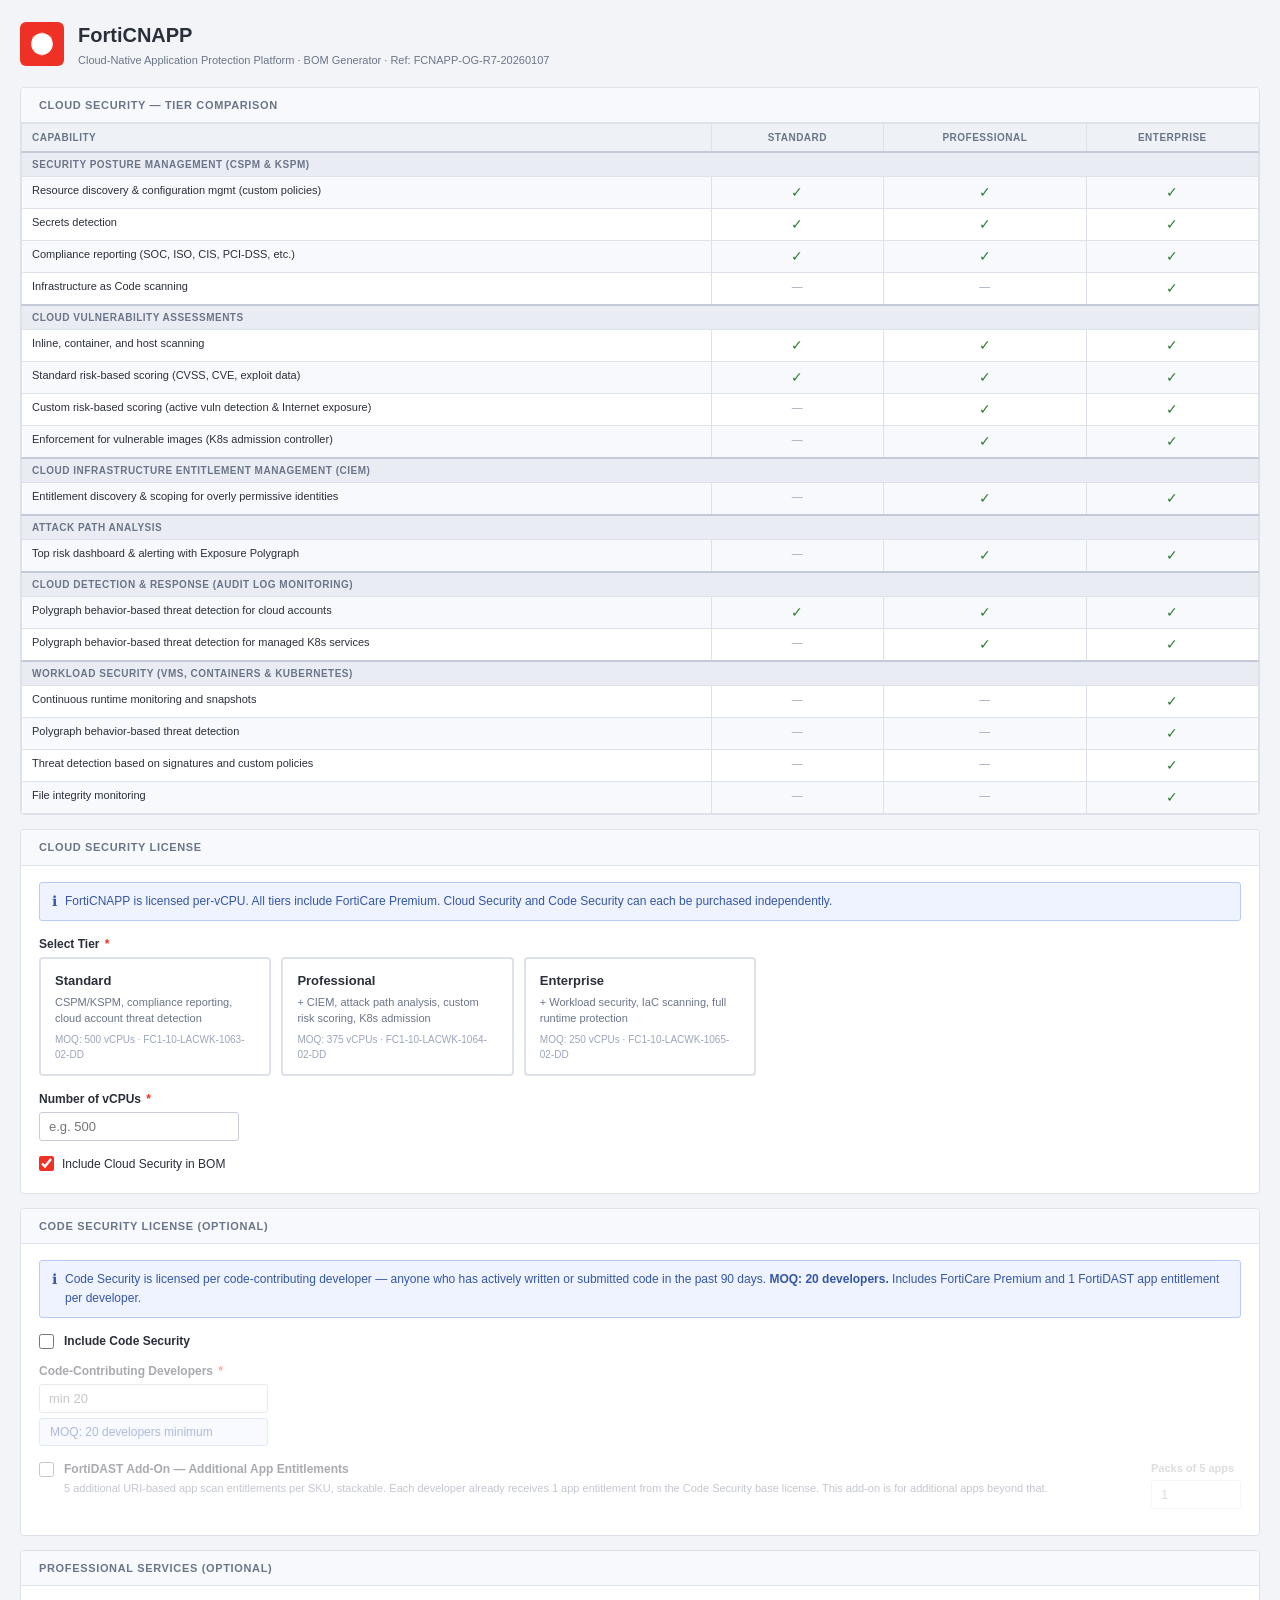
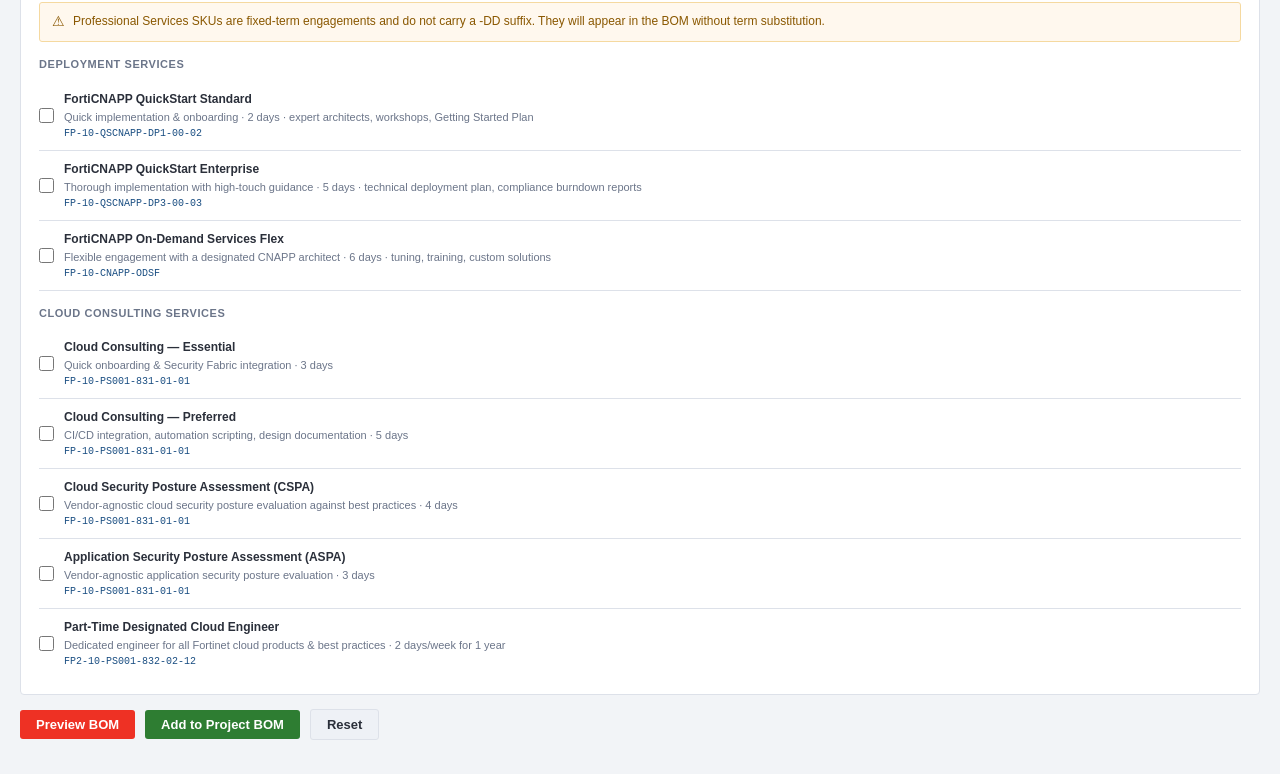
<file: products/forticnapp-bomgen.html>
<!DOCTYPE html>
<html lang="en">
<head>
<meta charset="UTF-8">
<meta name="viewport" content="width=device-width, initial-scale=1.0">
<title>FortiCNAPP BOM Generator</title>
<style>
  :root {
    --forti-red:    #EE3124;
    --forti-border: #DDE1E9;
    --forti-bg:     #F2F4F7;
    --forti-white:  #FFFFFF;
    --forti-text:   #2A2F3A;
    --forti-text-secondary: #6B7589;
    --forti-text-muted:     #9BA5BA;
    --forti-section-header: #F7F9FC;
    --forti-input-border:   #C8CDD9;
    --forti-table-head:     #EEF1F6;
    --forti-table-stripe:   #F7F9FC;
    --forti-info-bg:    #EEF3FF;
    --forti-info-border:#B8CBF5;
    --forti-info-text:  #3557A5;
    --forti-warn-bg:    #FFF8EE;
    --forti-warn-border:#F5D9A0;
    --forti-warn-text:  #8A5800;
  }
  * { box-sizing: border-box; margin: 0; padding: 0; }
  body {
    font-family: 'Segoe UI', 'Helvetica Neue', Arial, sans-serif;
    font-size: 13px;
    line-height: 1.5;
    color: var(--forti-text);
    background: var(--forti-bg);
    padding: 20px;
  }

  /* Page header */
  .page-header {
    display: flex;
    align-items: center;
    gap: 14px;
    margin-bottom: 18px;
  }
  .page-icon {
    width: 44px; height: 44px;
    background: var(--forti-red);
    border-radius: 6px;
    display: flex; align-items: center; justify-content: center;
    flex-shrink: 0;
  }
  .page-icon svg { width: 26px; height: 26px; fill: white; }
  .page-header h1 { font-size: 20px; font-weight: 700; color: var(--forti-text); }
  .page-header p  { font-size: 11px; color: var(--forti-text-secondary); margin-top: 2px; }

  /* Cards */
  .card {
    background: var(--forti-white);
    border: 1px solid var(--forti-border);
    border-radius: 4px;
    margin-bottom: 14px;
    overflow: hidden;
  }
  .card-header {
    background: var(--forti-section-header);
    border-bottom: 1px solid var(--forti-border);
    padding: 9px 18px;
    font-size: 11px;
    font-weight: 700;
    text-transform: uppercase;
    letter-spacing: .06em;
    color: var(--forti-text-secondary);
  }
  .card-body { padding: 16px 18px; }

  /* Form elements */
  label { display: block; font-size: 12px; font-weight: 600; margin-bottom: 4px; color: var(--forti-text); }
  label .req { color: var(--forti-red); margin-left: 2px; }
  input[type=number], select {
    background: white;
    border: 1px solid var(--forti-input-border);
    border-radius: 3px;
    padding: 6px 9px;
    font-size: 13px;
    width: 100%;
    outline: none;
    font-family: inherit;
    color: var(--forti-text);
  }
  input[type=number]:focus, select:focus {
    border-color: var(--forti-red);
    box-shadow: 0 0 0 2px rgba(238,49,36,.1);
  }
  input.invalid, select.invalid {
    border-color: var(--forti-red) !important;
  }
  .err { display: none; font-size: 11px; color: var(--forti-red); margin-top: 3px; }
  .field { margin-bottom: 14px; }
  .field:last-child { margin-bottom: 0; }

  /* Grid */
  .grid-2 { display: grid; grid-template-columns: repeat(auto-fill, minmax(min(220px,100%), 1fr)); gap: 14px; }
  .grid-3 { display: grid; grid-template-columns: repeat(auto-fill, minmax(min(180px,100%), 1fr)); gap: 14px; }

  /* Tier cards */
  .tier-grid {
    display: grid;
    grid-template-columns: repeat(auto-fill, minmax(min(200px,100%), 1fr));
    gap: 10px;
    margin-bottom: 6px;
  }
  .tier-card {
    border: 2px solid var(--forti-border);
    border-radius: 4px;
    padding: 12px 14px;
    cursor: pointer;
    transition: border-color .15s, background .15s;
    background: white;
  }
  .tier-card:hover { border-color: #aab3c8; }
  .tier-card.selected {
    border-color: var(--forti-red);
    background: #FEF8F8;
  }
  .tier-card .tier-name { font-weight: 700; font-size: 13px; margin-bottom: 3px; }
  .tier-card .tier-desc { font-size: 11px; color: var(--forti-text-secondary); }
  .tier-card .tier-moq  { font-size: 10px; color: var(--forti-text-muted); margin-top: 5px; }

  /* Callout */
  .callout { border-radius: 3px; padding: 9px 12px; font-size: 12px; line-height: 1.6; display: flex; gap: 8px; margin-bottom: 12px; }
  .info    { background: var(--forti-info-bg); border: 1px solid var(--forti-info-border); color: var(--forti-info-text); }
  .warn    { background: var(--forti-warn-bg); border: 1px solid var(--forti-warn-border); color: var(--forti-warn-text); }
  .callout-icon { flex-shrink: 0; font-size: 14px; line-height: 1.4; }

  /* MOQ indicator */
  .moq-bar {
    display: none;
    background: var(--forti-info-bg);
    border: 1px solid var(--forti-info-border);
    border-radius: 3px;
    padding: 4px 10px;
    font-size: 12px;
    color: var(--forti-info-text);
    margin-top: 5px;
  }

  /* Checkboxes */
  .check-row {
    display: flex;
    align-items: flex-start;
    gap: 10px;
    padding: 10px 0;
    border-bottom: 1px solid var(--forti-border);
  }
  .check-row:last-child { border-bottom: none; }
  .check-row input[type=checkbox] { margin-top: 2px; flex-shrink: 0; accent-color: var(--forti-red); width: 15px; height: 15px; cursor: pointer; }
  .check-row input[type=checkbox]:disabled { opacity: 0.4; cursor: not-allowed; }
  .check-label { flex: 1; }
  .check-label .cl-title { font-weight: 600; font-size: 12px; }
  .check-label .cl-desc  { font-size: 11px; color: var(--forti-text-secondary); margin-top: 2px; }
  .check-qty { width: 90px; flex-shrink: 0; }
  .check-row.disabled { opacity: 0.4; pointer-events: none; }

  /* PS section */
  .ps-row {
    display: flex;
    align-items: center;
    gap: 10px;
    padding: 9px 0;
    border-bottom: 1px solid var(--forti-border);
  }
  .ps-row:last-child { border-bottom: none; }
  .ps-row input[type=checkbox] { flex-shrink: 0; accent-color: var(--forti-red); width: 15px; height: 15px; cursor: pointer; }
  .ps-label { flex: 1; font-size: 12px; }
  .ps-label strong { display: block; font-weight: 600; }
  .ps-label span { font-size: 11px; color: var(--forti-text-secondary); }
  .ps-sku { font-family: 'Courier New', monospace; font-size: 10px; color: #1A4E82; }

  /* Action buttons */
  .actions { display: flex; align-items: center; gap: 10px; flex-wrap: wrap; margin-bottom: 14px; }
  .btn {
    padding: 7px 16px;
    border: none;
    border-radius: 3px;
    font-size: 13px;
    font-weight: 600;
    cursor: pointer;
    font-family: inherit;
    transition: opacity .15s;
  }
  .btn:hover { opacity: .88; }
  .btn-primary { background: var(--forti-red); color: white; }
  .btn-green   { background: #2E7D32; color: white; }
  .btn-ghost   { background: #EEF1F6; color: var(--forti-text); border: 1px solid var(--forti-border); }
  .btn-small   { padding: 4px 10px; font-size: 11px; }
  #smsg { font-size: 12px; font-weight: 600; margin-left: 4px; }

  /* BOM preview */
  #bom-section { display: none; }
  .bom-actions { display: flex; gap: 8px; margin-bottom: 10px; }
  table { width: 100%; border-collapse: collapse; font-size: 12px; }
  thead th {
    background: var(--forti-table-head);
    border: 1px solid var(--forti-border);
    padding: 7px 11px;
    font-size: 10px;
    text-transform: uppercase;
    letter-spacing: .05em;
    color: var(--forti-text-secondary);
    text-align: left;
    white-space: nowrap;
  }
  tbody td { border: 1px solid var(--forti-border); padding: 7px 11px; vertical-align: top; }
  tbody tr:nth-child(even) td { background: var(--forti-table-stripe); }
  .section-row td {
    background: #EAECF3 !important;
    font-weight: 700;
    font-size: 10px;
    text-transform: uppercase;
    letter-spacing: .06em;
    color: var(--forti-text-secondary);
    padding: 5px 11px;
    border-top: 2px solid #C5CAD9;
  }
  .badge { font-size: 9px; font-weight: 700; text-transform: uppercase; letter-spacing: .05em; border-radius: 2px; padding: 1px 4px; display: inline-block; white-space: nowrap; }
  .badge-req  { background: #FEF0EE; color: #C0392B; border: 1px solid #F5C6C2; }
  .badge-opt  { background: #EEF3FF; color: #3557A5; border: 1px solid #B8CBF5; }
  .badge-mand { background: #FFF8EE; color: #8A5800; border: 1px solid #F5D9A0; }
  .badge-inc  { background: #EEF3FF; color: #3557A5; border: 1px solid #B8CBF5; }
  .sku-cell   { font-family: 'Courier New', monospace; font-size: 11px; color: #1A4E82; white-space: nowrap; }
  .nc         { color: var(--forti-text-muted); }
  .qty-cell   { text-align: right; white-space: nowrap; }

  /* Feature comparison table */
  .feat-table { width: 100%; border-collapse: collapse; font-size: 11px; margin-top: 0; }
  .feat-table th {
    background: var(--forti-table-head);
    border: 1px solid var(--forti-border);
    padding: 6px 10px;
    font-size: 10px;
    text-transform: uppercase;
    letter-spacing: .05em;
    color: var(--forti-text-secondary);
    text-align: center;
  }
  .feat-table th:first-child { text-align: left; }
  .feat-table td {
    border: 1px solid var(--forti-border);
    padding: 5px 10px;
    color: var(--forti-text);
  }
  .feat-table tr:nth-child(even) td { background: var(--forti-table-stripe); }
  .feat-table .cat-row td {
    background: #EAECF3 !important;
    font-weight: 700;
    font-size: 10px;
    text-transform: uppercase;
    letter-spacing: .05em;
    color: var(--forti-text-secondary);
    padding: 4px 10px;
    border-top: 2px solid #C5CAD9;
  }
  .feat-table .chk  { text-align: center; color: #2E7D32; font-size: 14px; }
  .feat-table .dash { text-align: center; color: var(--forti-text-muted); }
</style>
</head>
<body>

<!-- ═══════════════════ PAGE HEADER ═══════════════════ -->
<div class="page-header">
  <div class="page-icon">
    <svg viewBox="0 0 24 24" xmlns="http://www.w3.org/2000/svg">
      <path d="M12 2C6.48 2 2 6.48 2 12s4.48 10 10 10 10-4.48 10-10S17.52 2 12 2zm-1 14H9V8h2v8zm4 0h-2V8h2v8z"/>
      <path d="M12 1L3 5v6c0 5.55 3.84 10.74 9 12 5.16-1.26 9-6.45 9-12V5l-9-4z" opacity=".3"/>
      <path d="M12 3.18L5 6.3V11c0 4.52 3.11 8.76 7 9.93 3.89-1.17 7-5.41 7-9.93V6.3L12 3.18z"/>
    </svg>
  </div>
  <div>
    <h1>FortiCNAPP</h1>
    <p>Cloud-Native Application Protection Platform · BOM Generator · Ref: FCNAPP-OG-R7-20260107</p>
  </div>
</div>

<!-- ═══════════════════ CAPABILITIES OVERVIEW ═══════════════════ -->
<div class="card">
  <div class="card-header">Cloud Security — Tier Comparison</div>
  <div class="card-body" style="padding: 0; overflow-x: auto;">
    <table class="feat-table">
      <thead>
        <tr>
          <th style="min-width:260px;">Capability</th>
          <th style="min-width:90px;">Standard</th>
          <th style="min-width:90px;">Professional</th>
          <th style="min-width:90px;">Enterprise</th>
        </tr>
      </thead>
      <tbody>
        <tr class="cat-row"><td colspan="4">Security Posture Management (CSPM &amp; KSPM)</td></tr>
        <tr><td>Resource discovery &amp; configuration mgmt (custom policies)</td><td class="chk">✓</td><td class="chk">✓</td><td class="chk">✓</td></tr>
        <tr><td>Secrets detection</td><td class="chk">✓</td><td class="chk">✓</td><td class="chk">✓</td></tr>
        <tr><td>Compliance reporting (SOC, ISO, CIS, PCI-DSS, etc.)</td><td class="chk">✓</td><td class="chk">✓</td><td class="chk">✓</td></tr>
        <tr><td>Infrastructure as Code scanning</td><td class="dash">—</td><td class="dash">—</td><td class="chk">✓</td></tr>
        <tr class="cat-row"><td colspan="4">Cloud Vulnerability Assessments</td></tr>
        <tr><td>Inline, container, and host scanning</td><td class="chk">✓</td><td class="chk">✓</td><td class="chk">✓</td></tr>
        <tr><td>Standard risk-based scoring (CVSS, CVE, exploit data)</td><td class="chk">✓</td><td class="chk">✓</td><td class="chk">✓</td></tr>
        <tr><td>Custom risk-based scoring (active vuln detection &amp; Internet exposure)</td><td class="dash">—</td><td class="chk">✓</td><td class="chk">✓</td></tr>
        <tr><td>Enforcement for vulnerable images (K8s admission controller)</td><td class="dash">—</td><td class="chk">✓</td><td class="chk">✓</td></tr>
        <tr class="cat-row"><td colspan="4">Cloud Infrastructure Entitlement Management (CIEM)</td></tr>
        <tr><td>Entitlement discovery &amp; scoping for overly permissive identities</td><td class="dash">—</td><td class="chk">✓</td><td class="chk">✓</td></tr>
        <tr class="cat-row"><td colspan="4">Attack Path Analysis</td></tr>
        <tr><td>Top risk dashboard &amp; alerting with Exposure Polygraph</td><td class="dash">—</td><td class="chk">✓</td><td class="chk">✓</td></tr>
        <tr class="cat-row"><td colspan="4">Cloud Detection &amp; Response (Audit Log Monitoring)</td></tr>
        <tr><td>Polygraph behavior-based threat detection for cloud accounts</td><td class="chk">✓</td><td class="chk">✓</td><td class="chk">✓</td></tr>
        <tr><td>Polygraph behavior-based threat detection for managed K8s services</td><td class="dash">—</td><td class="chk">✓</td><td class="chk">✓</td></tr>
        <tr class="cat-row"><td colspan="4">Workload Security (VMs, Containers &amp; Kubernetes)</td></tr>
        <tr><td>Continuous runtime monitoring and snapshots</td><td class="dash">—</td><td class="dash">—</td><td class="chk">✓</td></tr>
        <tr><td>Polygraph behavior-based threat detection</td><td class="dash">—</td><td class="dash">—</td><td class="chk">✓</td></tr>
        <tr><td>Threat detection based on signatures and custom policies</td><td class="dash">—</td><td class="dash">—</td><td class="chk">✓</td></tr>
        <tr><td>File integrity monitoring</td><td class="dash">—</td><td class="dash">—</td><td class="chk">✓</td></tr>
      </tbody>
    </table>
  </div>
</div>

<!-- ═══════════════════ CLOUD SECURITY SECTION ═══════════════════ -->
<div class="card">
  <div class="card-header">Cloud Security License</div>
  <div class="card-body">
    <div class="callout info" style="margin-bottom:14px;">
      <span class="callout-icon">ℹ</span>
      <span>FortiCNAPP is licensed per-vCPU. All tiers include FortiCare Premium. Cloud Security and Code Security can each be purchased independently.</span>
    </div>

    <div class="field">
      <label>Select Tier <span class="req">*</span></label>
      <div class="tier-grid" id="tier-grid">
        <div class="tier-card" id="tier-std" onclick="selectTier('standard')">
          <div class="tier-name">Standard</div>
          <div class="tier-desc">CSPM/KSPM, compliance reporting, cloud account threat detection</div>
          <div class="tier-moq">MOQ: 500 vCPUs · FC1-10-LACWK-1063-02-DD</div>
        </div>
        <div class="tier-card" id="tier-pro" onclick="selectTier('professional')">
          <div class="tier-name">Professional</div>
          <div class="tier-desc">+ CIEM, attack path analysis, custom risk scoring, K8s admission</div>
          <div class="tier-moq">MOQ: 375 vCPUs · FC1-10-LACWK-1064-02-DD</div>
        </div>
        <div class="tier-card" id="tier-ent" onclick="selectTier('enterprise')">
          <div class="tier-name">Enterprise</div>
          <div class="tier-desc">+ Workload security, IaC scanning, full runtime protection</div>
          <div class="tier-moq">MOQ: 250 vCPUs · FC1-10-LACWK-1065-02-DD</div>
        </div>
      </div>
      <div class="err" id="err-tier">Please select a cloud security tier.</div>
    </div>

    <div class="field">
      <label for="f-vcpu">Number of vCPUs <span class="req">*</span></label>
      <div style="max-width:200px;">
        <input type="number" id="f-vcpu" min="1" placeholder="e.g. 500" oninput="updateMoqIndicator()">
      </div>
      <div class="moq-bar" id="moq-bar">MOQ for selected tier: <strong id="moq-text">500</strong> vCPUs minimum</div>
      <div class="err" id="err-vcpu">Please enter a valid number of vCPUs.</div>
      <div class="err" id="err-vcpu-moq" style="display:none;">Quantity is below the minimum order quantity for this tier.</div>
    </div>

    <div class="field" style="margin-bottom:0;">
      <label style="display:flex; align-items:center; gap:8px; cursor:pointer; font-weight:400;">
        <input type="checkbox" id="chk-cloud" checked style="accent-color:var(--forti-red); width:15px; height:15px;">
        <span>Include Cloud Security in BOM</span>
      </label>
    </div>
  </div>
</div>

<!-- ═══════════════════ CODE SECURITY SECTION ═══════════════════ -->
<div class="card">
  <div class="card-header">Code Security License (Optional)</div>
  <div class="card-body">
    <div class="callout info" style="margin-bottom:14px;">
      <span class="callout-icon">ℹ</span>
      <span>Code Security is licensed per code-contributing developer — anyone who has actively written or submitted code in the past 90 days. <strong>MOQ: 20 developers.</strong> Includes FortiCare Premium and 1 FortiDAST app entitlement per developer.</span>
    </div>

    <div style="display:flex; align-items:center; gap:10px; margin-bottom:12px;">
      <input type="checkbox" id="chk-code" onchange="toggleCodeSecurity()" style="accent-color:var(--forti-red); width:15px; height:15px; cursor:pointer; flex-shrink:0;">
      <label for="chk-code" style="margin:0; cursor:pointer; font-weight:600;">Include Code Security</label>
    </div>

    <div id="code-sec-fields" style="opacity:0.4; pointer-events:none;">
      <div class="grid-2">
        <div class="field">
          <label for="f-devs">Code-Contributing Developers <span class="req">*</span></label>
          <input type="number" id="f-devs" min="20" placeholder="min 20" oninput="updateDevMoq()">
          <div class="moq-bar" id="dev-moq-bar" style="display:block;">MOQ: 20 developers minimum</div>
          <div class="err" id="err-devs">Please enter a valid number of developers (minimum 20).</div>
        </div>
      </div>

      <!-- FortiDAST add-on -->
      <div style="margin-top:4px;">
        <div class="check-row">
          <input type="checkbox" id="chk-dast" onchange="toggleDastAddon()">
          <div class="check-label">
            <div class="cl-title">FortiDAST Add-On — Additional App Entitlements</div>
            <div class="cl-desc">5 additional URI-based app scan entitlements per SKU, stackable. Each developer already receives 1 app entitlement from the Code Security base license. This add-on is for additional apps beyond that.</div>
          </div>
          <div class="check-qty" id="dast-qty-wrap" style="opacity:0.4; pointer-events:none;">
            <label style="font-size:11px; margin-bottom:3px;">Packs of 5 apps</label>
            <input type="number" id="f-dast-packs" min="1" value="1" placeholder="1">
            <div class="err" id="err-dast">Enter number of 5-app packs.</div>
          </div>
        </div>
      </div>
    </div>
  </div>
</div>

<!-- ═══════════════════ PROFESSIONAL SERVICES SECTION ═══════════════════ -->
<div class="card">
  <div class="card-header">Professional Services (Optional)</div>
  <div class="card-body">
    <div class="callout warn" style="margin-bottom:14px;">
      <span class="callout-icon">⚠</span>
      <span>Professional Services SKUs are fixed-term engagements and do not carry a -DD suffix. They will appear in the BOM without term substitution.</span>
    </div>

    <!-- Deployment Services -->
    <div style="font-size:11px; font-weight:700; text-transform:uppercase; letter-spacing:.05em; color:var(--forti-text-secondary); margin-bottom:8px;">Deployment Services</div>

    <div class="ps-row">
      <input type="checkbox" id="ps-qs-std">
      <div class="ps-label">
        <strong>FortiCNAPP QuickStart Standard</strong>
        <span>Quick implementation &amp; onboarding · 2 days · expert architects, workshops, Getting Started Plan</span>
        <div class="ps-sku">FP-10-QSCNAPP-DP1-00-02</div>
      </div>
    </div>
    <div class="ps-row">
      <input type="checkbox" id="ps-qs-ent">
      <div class="ps-label">
        <strong>FortiCNAPP QuickStart Enterprise</strong>
        <span>Thorough implementation with high-touch guidance · 5 days · technical deployment plan, compliance burndown reports</span>
        <div class="ps-sku">FP-10-QSCNAPP-DP3-00-03</div>
      </div>
    </div>
    <div class="ps-row">
      <input type="checkbox" id="ps-flex">
      <div class="ps-label">
        <strong>FortiCNAPP On-Demand Services Flex</strong>
        <span>Flexible engagement with a designated CNAPP architect · 6 days · tuning, training, custom solutions</span>
        <div class="ps-sku">FP-10-CNAPP-ODSF</div>
      </div>
    </div>

    <div style="font-size:11px; font-weight:700; text-transform:uppercase; letter-spacing:.05em; color:var(--forti-text-secondary); margin: 14px 0 8px;">Cloud Consulting Services</div>

    <div class="ps-row">
      <input type="checkbox" id="ps-cc-ess">
      <div class="ps-label">
        <strong>Cloud Consulting — Essential</strong>
        <span>Quick onboarding &amp; Security Fabric integration · 3 days</span>
        <div class="ps-sku">FP-10-PS001-831-01-01</div>
      </div>
    </div>
    <div class="ps-row">
      <input type="checkbox" id="ps-cc-pref">
      <div class="ps-label">
        <strong>Cloud Consulting — Preferred</strong>
        <span>CI/CD integration, automation scripting, design documentation · 5 days</span>
        <div class="ps-sku">FP-10-PS001-831-01-01</div>
      </div>
    </div>
    <div class="ps-row">
      <input type="checkbox" id="ps-cspa">
      <div class="ps-label">
        <strong>Cloud Security Posture Assessment (CSPA)</strong>
        <span>Vendor-agnostic cloud security posture evaluation against best practices · 4 days</span>
        <div class="ps-sku">FP-10-PS001-831-01-01</div>
      </div>
    </div>
    <div class="ps-row">
      <input type="checkbox" id="ps-aspa">
      <div class="ps-label">
        <strong>Application Security Posture Assessment (ASPA)</strong>
        <span>Vendor-agnostic application security posture evaluation · 3 days</span>
        <div class="ps-sku">FP-10-PS001-831-01-01</div>
      </div>
    </div>
    <div class="ps-row">
      <input type="checkbox" id="ps-ptce">
      <div class="ps-label">
        <strong>Part-Time Designated Cloud Engineer</strong>
        <span>Dedicated engineer for all Fortinet cloud products &amp; best practices · 2 days/week for 1 year</span>
        <div class="ps-sku">FP2-10-PS001-832-02-12</div>
      </div>
    </div>
  </div>
</div>

<!-- ═══════════════════ ACTIONS ═══════════════════ -->
<div class="actions">
  <button class="btn btn-primary" onclick="generateBOM()">Preview BOM</button>
  <button class="btn btn-green"   onclick="addToProjectBOM()">Add to Project BOM</button>
  <button class="btn btn-ghost"   onclick="resetForm()">Reset</button>
  <span id="smsg"></span>
</div>

<!-- ═══════════════════ BOM PREVIEW ═══════════════════ -->
<div id="bom-section" class="card">
  <div class="card-header" style="display:flex; justify-content:space-between; align-items:center;">
    <span>BOM Preview</span>
    <div style="display:flex; gap:6px;">
      <button class="btn btn-ghost btn-small" onclick="copyTSV()">Copy TSV</button>
      <button class="btn btn-ghost btn-small" onclick="window.print()">Print</button>
    </div>
  </div>
  <div class="card-body" style="padding:0; overflow-x:auto;">
    <table id="bom-table">
      <thead>
        <tr>
          <th style="width:190px;">Part Number</th>
          <th>Description</th>
          <th style="width:50px; text-align:right;">Qty</th>
          <th style="width:80px;">Type</th>
          <th style="width:160px;">Notes</th>
        </tr>
      </thead>
      <tbody id="bom-tbody"></tbody>
    </table>
  </div>
</div>

<script>
// ── State ──────────────────────────────────────────────────────────────────
let _selectedTier = null;
let _lastRows  = [];
let _lastLabel = '';
let _lastMeta  = {};

// Tier data
const TIERS = {
  standard:     { name:'Standard',     sku:'FC1-10-LACWK-1063-02-DD', moq:500, desc:'FortiCNAPP – Standard tier, per-vCPU, incl. FortiCare Premium' },
  professional: { name:'Professional', sku:'FC1-10-LACWK-1064-02-DD', moq:375, desc:'FortiCNAPP – Professional tier, per-vCPU, incl. FortiCare Premium' },
  enterprise:   { name:'Enterprise',   sku:'FC1-10-LACWK-1065-02-DD', moq:250, desc:'FortiCNAPP – Enterprise tier, per-vCPU, incl. FortiCare Premium' },
};

// Prof Services data
const PS_ITEMS = [
  { id:'ps-qs-std',  sku:'FP-10-QSCNAPP-DP1-00-02', desc:'FortiCNAPP QuickStart Standard – Quick implementation & onboarding (2 days)',          note:'2-day engagement' },
  { id:'ps-qs-ent',  sku:'FP-10-QSCNAPP-DP3-00-03', desc:'FortiCNAPP QuickStart Enterprise – Thorough implementation & onboarding (5 days)',       note:'5-day engagement' },
  { id:'ps-flex',    sku:'FP-10-CNAPP-ODSF',         desc:'FortiCNAPP On-Demand Services Flex – Flexible blocks w/ designated architect (6 days)',  note:'6-day engagement' },
  { id:'ps-cc-ess',  sku:'FP-10-PS001-831-01-01',    desc:'FortiCNAPP Cloud Consulting Service – Essential (3 days)',                               note:'3-day engagement' },
  { id:'ps-cc-pref', sku:'FP-10-PS001-831-01-01',    desc:'FortiCNAPP Cloud Consulting Service – Preferred (5 days)',                              note:'5-day engagement' },
  { id:'ps-cspa',    sku:'FP-10-PS001-831-01-01',    desc:'Cloud Security Posture Assessment (CSPA) (4 days)',                                     note:'4-day engagement' },
  { id:'ps-aspa',    sku:'FP-10-PS001-831-01-01',    desc:'Application Security Posture Assessment (ASPA) (3 days)',                               note:'3-day engagement' },
  { id:'ps-ptce',    sku:'FP2-10-PS001-832-02-12',   desc:'Part-Time Designated Cloud Engineer – 2 days/week for 1 year',                         note:'Annual engagement' },
];

// ── Tier selection ─────────────────────────────────────────────────────────
function selectTier(t) {
  _selectedTier = t;
  ['standard','professional','enterprise'].forEach(id => {
    document.getElementById('tier-' + id.substring(0,3)).classList.toggle('selected', id === t);
  });
  updateMoqIndicator();
  clearErr('err-tier');
}

function updateMoqIndicator() {
  const bar = document.getElementById('moq-bar');
  const txt = document.getElementById('moq-text');
  if (_selectedTier) {
    bar.style.display = 'block';
    txt.textContent   = TIERS[_selectedTier].moq.toLocaleString();
  } else {
    bar.style.display = 'none';
  }
}

// ── Code Security toggle ───────────────────────────────────────────────────
function toggleCodeSecurity() {
  const on = document.getElementById('chk-code').checked;
  const wrap = document.getElementById('code-sec-fields');
  wrap.style.opacity = on ? '1' : '0.4';
  wrap.style.pointerEvents = on ? 'auto' : 'none';
  if (!on) {
    document.getElementById('chk-dast').checked = false;
    toggleDastAddon();
  }
}

function toggleDastAddon() {
  const on = document.getElementById('chk-dast').checked;
  const wrap = document.getElementById('dast-qty-wrap');
  wrap.style.opacity = on ? '1' : '0.4';
  wrap.style.pointerEvents = on ? 'auto' : 'none';
}

function updateDevMoq() {
  // Just visual — MOQ note is always visible
}

// ── Validation helpers ─────────────────────────────────────────────────────
function showErr(id) { document.getElementById(id).style.display = 'block'; }
function clearErr(id) { document.getElementById(id).style.display = 'none'; }
function markInvalid(id)  { const el = document.getElementById(id); if (el) el.classList.add('invalid'); }
function markValid(id)    { const el = document.getElementById(id); if (el) el.classList.remove('invalid'); }

// ── BOM Generation ─────────────────────────────────────────────────────────
function generateBOM() {
  // Clear previous errors
  ['err-tier','err-vcpu','err-vcpu-moq','err-devs','err-dast'].forEach(clearErr);
  ['f-vcpu','f-devs','f-dast-packs'].forEach(markValid);
  document.getElementById('smsg').textContent = '';

  const includeCloud = document.getElementById('chk-cloud').checked;
  const includeCode  = document.getElementById('chk-code').checked;

  let valid = true;
  let vcpu = 0, devs = 0, dastPacks = 0;

  // ── Cloud Security validation
  if (includeCloud) {
    if (!_selectedTier) {
      showErr('err-tier');
      valid = false;
    }
    vcpu = parseInt(document.getElementById('f-vcpu').value, 10);
    if (!vcpu || vcpu < 1) {
      showErr('err-vcpu');
      markInvalid('f-vcpu');
      valid = false;
    } else if (_selectedTier && vcpu < TIERS[_selectedTier].moq) {
      showErr('err-vcpu-moq');
      markInvalid('f-vcpu');
      valid = false;
    } else {
      clearErr('err-vcpu');
      clearErr('err-vcpu-moq');
      markValid('f-vcpu');
    }
  }

  // ── Code Security validation
  if (includeCode) {
    devs = parseInt(document.getElementById('f-devs').value, 10);
    if (!devs || devs < 20) {
      showErr('err-devs');
      markInvalid('f-devs');
      valid = false;
    } else {
      clearErr('err-devs');
      markValid('f-devs');
    }
    if (document.getElementById('chk-dast').checked) {
      dastPacks = parseInt(document.getElementById('f-dast-packs').value, 10);
      if (!dastPacks || dastPacks < 1) {
        showErr('err-dast');
        markInvalid('f-dast-packs');
        valid = false;
      } else {
        clearErr('err-dast');
        markValid('f-dast-packs');
      }
    }
  }

  if (!includeCloud && !includeCode) {
    document.getElementById('smsg').textContent = '⚠ Select at least one license type.';
    document.getElementById('smsg').style.color = '#8A5800';
    return false;
  }

  if (!valid) return false;

  // ── Build rows
  const rows = [];

  if (includeCloud) {
    const t = TIERS[_selectedTier];
    rows.push({ section: 'Cloud Security License' });
    rows.push({
      sku:  t.sku,
      desc: t.desc,
      qty:  vcpu,
      kind: 'req',
      note: 'Per-vCPU · FortiCare Premium incl. · Co-term -DD',
    });
    rows.push({
      sku:  '—',
      desc: 'FortiCare Premium support is included with this license SKU (no separate FortiCare SKU required)',
      qty:  null,
      kind: 'note',
      note: 'Included in base SKU',
    });
  }

  if (includeCode) {
    rows.push({ section: 'Code Security License' });
    rows.push({
      sku:  'FC1-10-LACWK-1306-02-DD',
      desc: 'FortiCNAPP Code Security – per code-contributing developer, incl. FortiCare Premium + 1 FortiDAST app entitlement/developer',
      qty:  devs,
      kind: 'req',
      note: `MOQ 20 devs · Co-term -DD`,
    });
    if (document.getElementById('chk-dast').checked && dastPacks > 0) {
      rows.push({
        sku:  'FC1-10-DEVSC-216-02-DD',
        desc: 'FortiDAST Add-On for FortiCNAPP Code Security – 5 additional URI-based app scan entitlements, stackable',
        qty:  dastPacks,
        kind: 'opt',
        note: `${dastPacks * 5} additional apps · Requires FC1-10-LACWK-1306-02-DD · Co-term -DD`,
      });
    }
  }

  // ── Professional Services
  const psSelected = PS_ITEMS.filter(p => document.getElementById(p.id).checked);
  if (psSelected.length > 0) {
    rows.push({ section: 'Professional Services' });
    psSelected.forEach(p => {
      rows.push({
        sku:  p.sku,
        desc: p.desc,
        qty:  1,
        kind: 'opt',
        note: p.note + ' · Fixed-term, no -DD',
      });
    });
  }

  // ── Label & Meta
  const parts = [];
  if (includeCloud)  parts.push(`${_selectedTier.charAt(0).toUpperCase() + _selectedTier.slice(1)} ${vcpu.toLocaleString()} vCPUs`);
  if (includeCode)   parts.push(`Code Sec ${devs} devs`);
  if (psSelected.length > 0) parts.push(`${psSelected.length} PS`);

  _lastLabel = 'FortiCNAPP ' + parts.join(' · ');
  _lastRows  = rows;
  _lastMeta  = {
    'Product':    'FortiCNAPP',
    'Deployment': 'SaaS (AWS / GCP / Azure / Kubernetes)',
    ...(includeCloud  ? { 'Cloud Tier': TIERS[_selectedTier].name, 'vCPUs': vcpu.toLocaleString() } : {}),
    ...(includeCode   ? { 'Developers': devs.toString() } : {}),
    'Ref': 'FCNAPP-OG-R7-20260107',
  };

  renderBOM(rows);
  document.getElementById('bom-section').style.display = 'block';
  document.getElementById('bom-section').scrollIntoView({ behavior:'smooth', block:'nearest' });
  return true;
}

// ── Render BOM ─────────────────────────────────────────────────────────────
function renderBOM(rows) {
  const tbody = document.getElementById('bom-tbody');
  tbody.innerHTML = '';
  rows.forEach(r => {
    const tr = document.createElement('tr');
    if (r.section !== undefined) {
      tr.className = 'section-row';
      tr.innerHTML = `<td colspan="5">${escH(r.section)}</td>`;
    } else {
      const badgeMap = { req:'badge-req', opt:'badge-opt', mand:'badge-mand', inc:'badge-inc', note:'' };
      const labelMap = { req:'Required', opt:'Optional', mand:'Mandatory', inc:'Included', note:'' };
      const badge = r.kind && r.kind !== 'note'
        ? `<span class="badge ${badgeMap[r.kind]}">${labelMap[r.kind]}</span>`
        : '';
      const qtyCell = r.qty != null ? `<td class="qty-cell">${r.qty.toLocaleString()}</td>` : `<td class="qty-cell nc">—</td>`;
      tr.innerHTML = `
        <td class="sku-cell">${escH(r.sku)}</td>
        <td class="nc">${escH(r.desc)}</td>
        ${qtyCell}
        <td>${badge}</td>
        <td class="nc" style="font-size:11px;">${escH(r.note || '')}</td>`;
    }
    tbody.appendChild(tr);
  });
}

// ── Add to Project BOM ─────────────────────────────────────────────────────
function addToProjectBOM() {
  if (!generateBOM()) return;
  if (window.parent && window.parent !== window) {
    window.parent.postMessage({
      type:    'FORTIBOM_ADD',
      product: 'FortiCNAPP',
      label:   _lastLabel,
      rows:    _lastRows,
      meta:    _lastMeta,
    }, '*');
  }
  const smsg = document.getElementById('smsg');
  smsg.textContent = '✓ Added to Project BOM.';
  smsg.style.color = '#2E7D32';
}

// ── Reset ──────────────────────────────────────────────────────────────────
function resetForm() {
  _selectedTier = null;
  _lastRows = []; _lastLabel = ''; _lastMeta = {};

  ['tier-std','tier-pro','tier-ent'].forEach(id => document.getElementById(id).classList.remove('selected'));
  document.getElementById('f-vcpu').value   = '';
  document.getElementById('moq-bar').style.display = 'none';
  document.getElementById('chk-cloud').checked = true;

  document.getElementById('chk-code').checked = false;
  toggleCodeSecurity();
  document.getElementById('f-devs').value = '';
  document.getElementById('chk-dast').checked = false;
  toggleDastAddon();
  document.getElementById('f-dast-packs').value = '1';

  PS_ITEMS.forEach(p => { document.getElementById(p.id).checked = false; });

  ['err-tier','err-vcpu','err-vcpu-moq','err-devs','err-dast'].forEach(clearErr);
  ['f-vcpu','f-devs','f-dast-packs'].forEach(markValid);

  document.getElementById('bom-section').style.display = 'none';
  document.getElementById('bom-tbody').innerHTML = '';
  const smsg = document.getElementById('smsg');
  smsg.textContent = '';
}

// ── Copy TSV ───────────────────────────────────────────────────────────────
function copyTSV() {
  const lines = ['Part Number\tDescription\tQty\tType\tNotes'];
  _lastRows.forEach(r => {
    if (r.section !== undefined) {
      lines.push(`[${r.section}]\t\t\t\t`);
    } else {
      lines.push([r.sku, r.desc, r.qty != null ? r.qty : '', r.kind || '', r.note || ''].join('\t'));
    }
  });
  navigator.clipboard.writeText(lines.join('\n')).then(() => {
    const smsg = document.getElementById('smsg');
    smsg.textContent = '✓ Copied to clipboard.';
    smsg.style.color = '#2E7D32';
  });
}

// ── Utility ────────────────────────────────────────────────────────────────
function escH(s) {
  return String(s).replace(/&/g,'&amp;').replace(/</g,'&lt;').replace(/>/g,'&gt;').replace(/"/g,'&quot;');
}
</script>
</body>
</html>
</file>
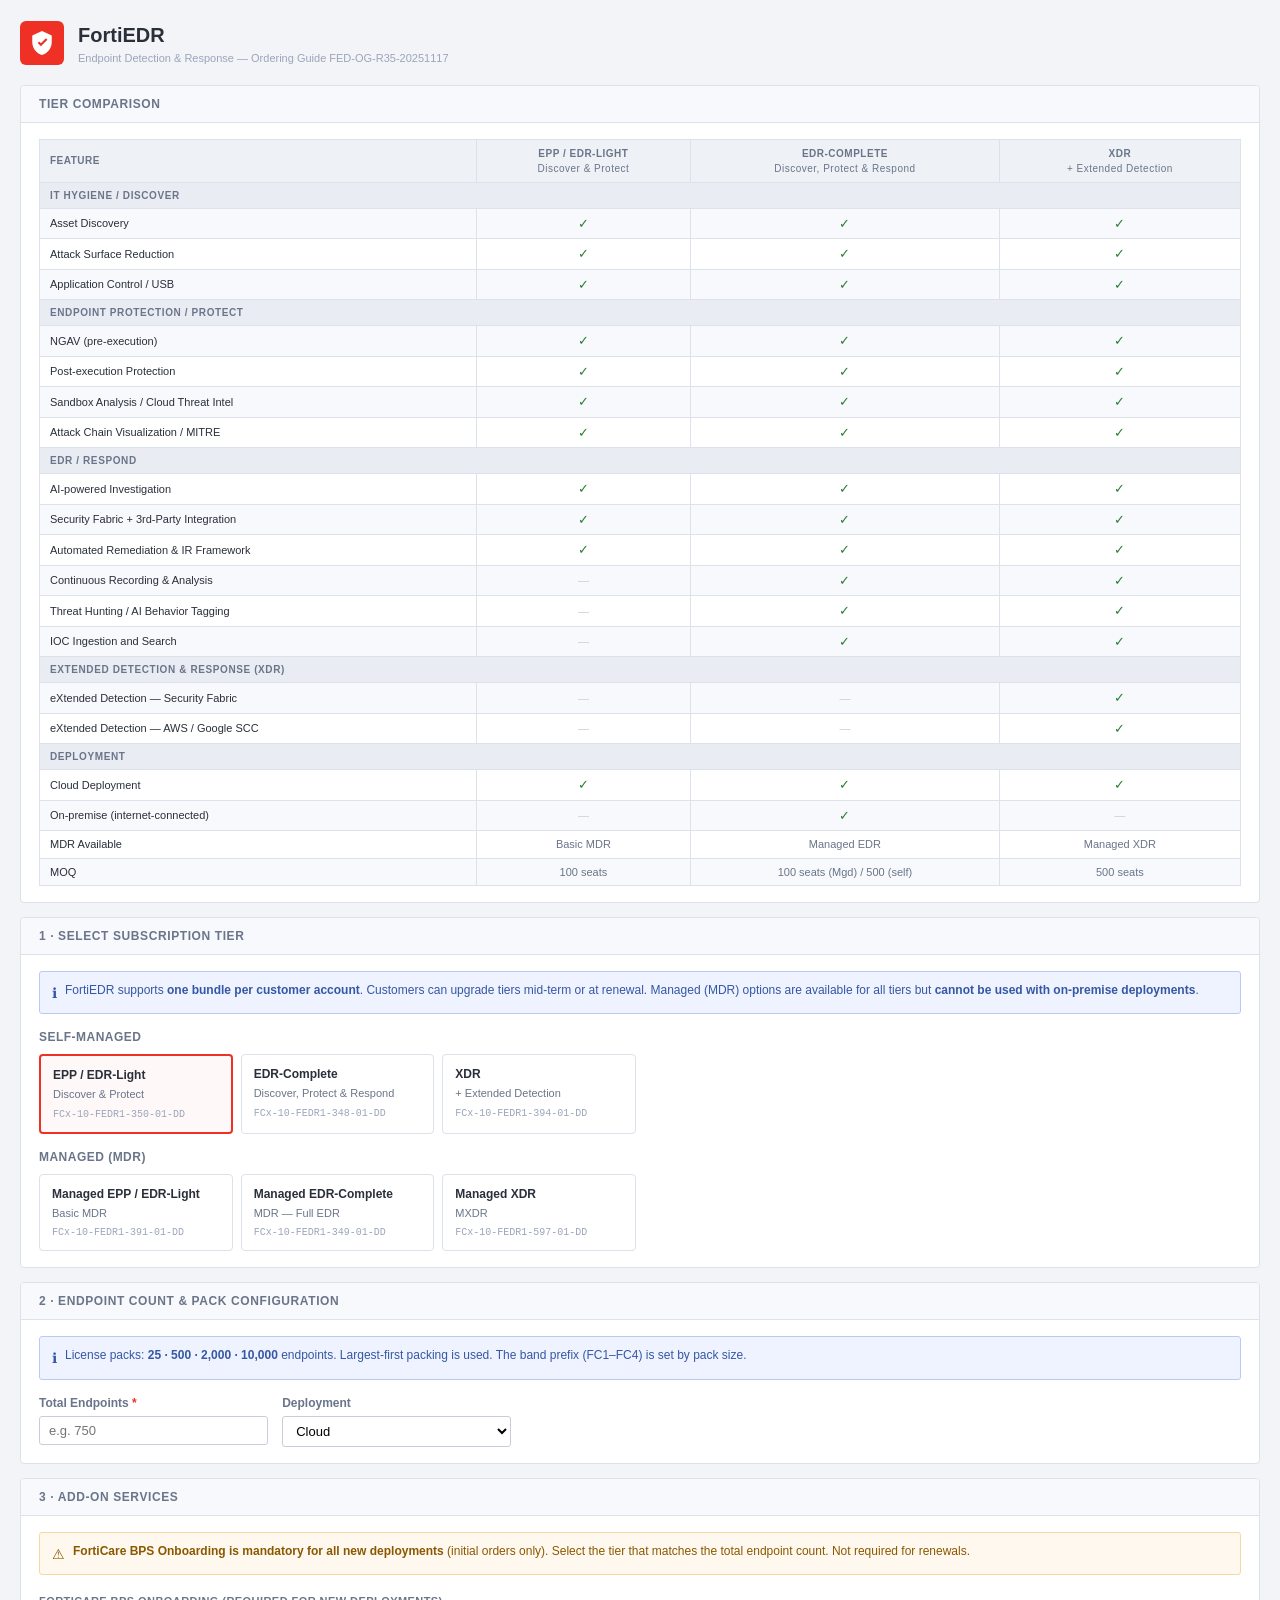
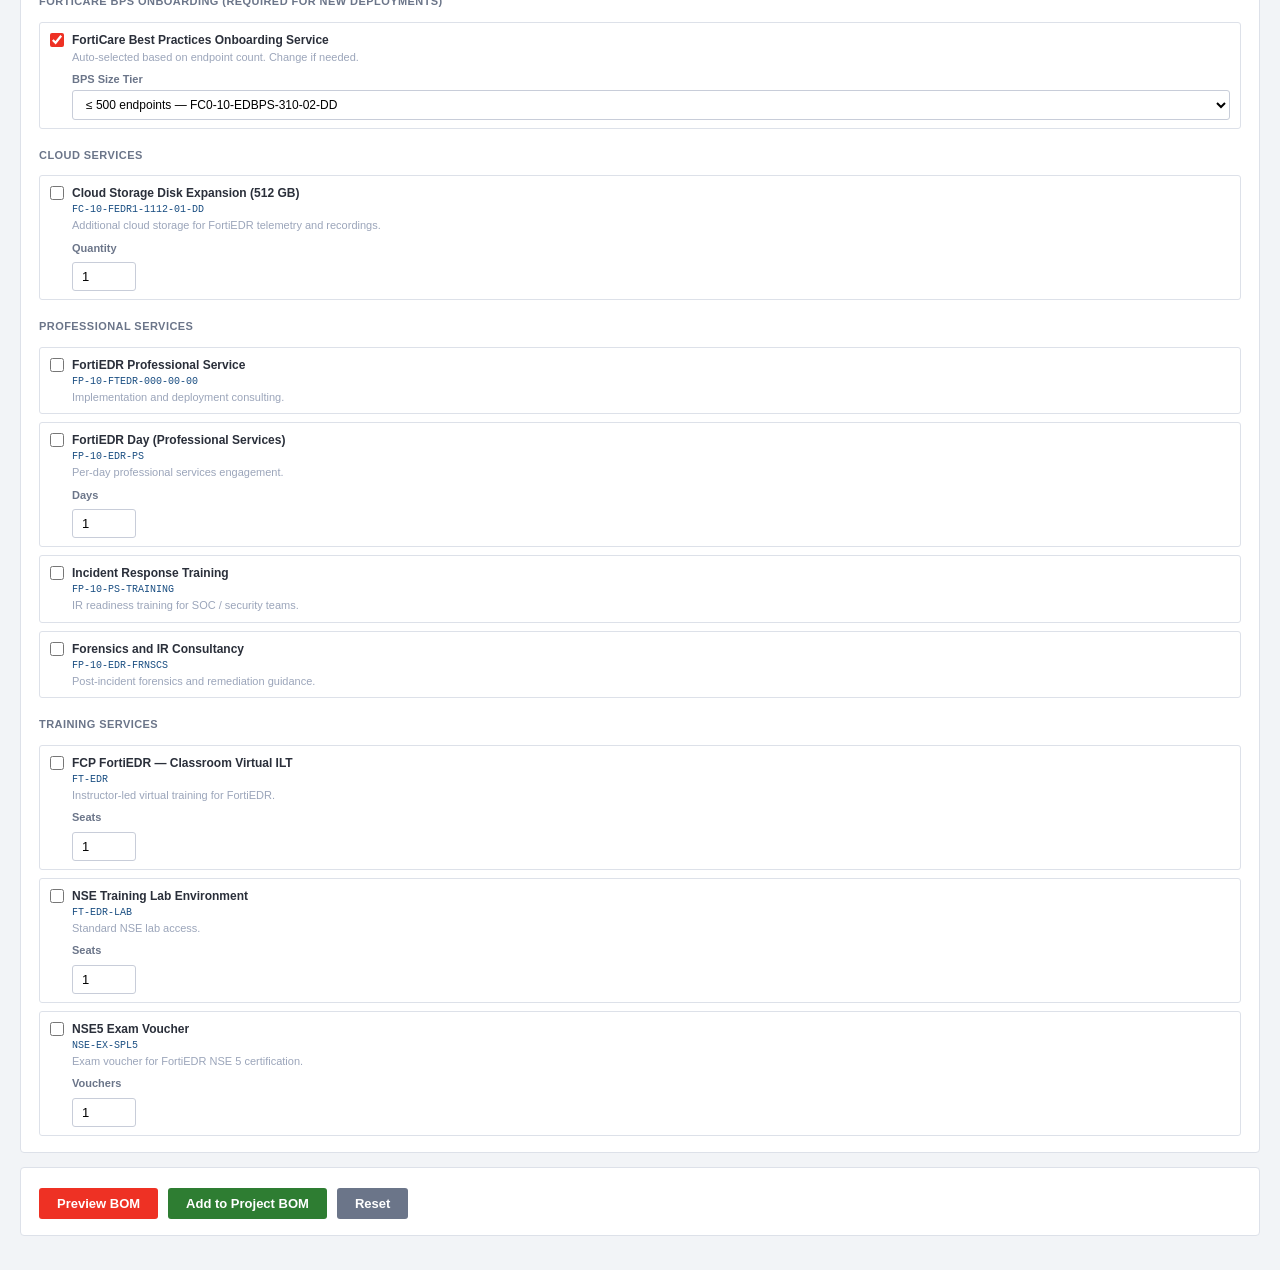
<file: products/fortiedr-bomgen.html>
<!DOCTYPE html>
<html lang="en">
<head>
<meta charset="UTF-8">
<meta name="viewport" content="width=device-width, initial-scale=1.0">
<title>FortiEDR – FortiBOM</title>
<style>
:root {
  --forti-red:    #EE3124;
  --forti-border: #DDE1E9;
  --forti-bg:     #F2F4F7;
  --forti-white:  #FFFFFF;
  --forti-text:   #2A2F3A;
  --forti-text-secondary: #6B7589;
  --forti-text-muted:     #9BA5BA;
  --forti-section-header: #F7F9FC;
  --forti-input-border:   #C8CDD9;
  --forti-table-head:     #EEF1F6;
  --forti-table-stripe:   #F7F9FC;
  --forti-info-bg:    #EEF3FF;
  --forti-info-border:#B8CBF5;
  --forti-info-text:  #3557A5;
  --forti-warn-bg:    #FFF8EE;
  --forti-warn-border:#F5D9A0;
  --forti-warn-text:  #8A5800;
}
*{box-sizing:border-box;margin:0;padding:0;}
body{font-family:'Segoe UI','Helvetica Neue',Arial,sans-serif;font-size:13px;line-height:1.5;background:var(--forti-bg);color:var(--forti-text);padding:20px;}
a{color:var(--forti-red);}

/* Header */
.page-header{display:flex;align-items:center;gap:14px;margin-bottom:18px;}
.page-icon{width:44px;height:44px;background:var(--forti-red);border-radius:6px;display:flex;align-items:center;justify-content:center;flex-shrink:0;}
.page-icon svg{width:26px;height:26px;fill:#fff;}
.page-title{font-size:20px;font-weight:700;color:var(--forti-text);}
.page-subtitle{font-size:11px;color:var(--forti-text-muted);}

/* Cards */
.card{background:var(--forti-white);border:1px solid var(--forti-border);border-radius:4px;margin-bottom:14px;overflow:hidden;}
.card-header{background:var(--forti-section-header);border-bottom:1px solid var(--forti-border);padding:9px 18px;font-weight:600;font-size:12px;text-transform:uppercase;letter-spacing:.05em;color:var(--forti-text-secondary);}
.card-body{padding:16px 18px;}

/* Grid */
.grid{display:grid;grid-template-columns:repeat(auto-fill,minmax(min(210px,100%),1fr));gap:14px;}

/* Form elements */
label{display:block;font-size:12px;font-weight:600;color:var(--forti-text-secondary);margin-bottom:4px;}
label .req{color:var(--forti-red);}
input[type=number],select{background:#fff;border:1px solid var(--forti-input-border);border-radius:3px;padding:6px 9px;font-size:13px;width:100%;font-family:inherit;}
input[type=number]:focus,select:focus{outline:none;border-color:var(--forti-red);box-shadow:0 0 0 2px rgba(238,49,36,.1);}
input.invalid,select.invalid{border-color:var(--forti-red);}
.err{display:none;font-size:11px;color:var(--forti-red);margin-top:3px;}

/* Tier cards */
.tier-grid{display:grid;grid-template-columns:repeat(auto-fill,minmax(170px,1fr));gap:8px;}
.tier-card{border:1px solid var(--forti-border);border-radius:4px;padding:10px 12px;cursor:pointer;background:#fff;transition:border-color .15s,background .15s;}
.tier-card:hover{border-color:#aaa;}
.tier-card.selected{border:2px solid var(--forti-red);background:#FEF8F8;}
.tier-card .tc-name{font-weight:700;font-size:12px;color:var(--forti-text);}
.tier-card .tc-sub{font-size:11px;color:var(--forti-text-secondary);margin-top:2px;}
.tier-card .tc-sku{font-size:10px;color:#9BA5BA;font-family:'Courier New',monospace;margin-top:4px;}

/* Feature table */
.feat-table{width:100%;border-collapse:collapse;font-size:11px;}
.feat-table th{background:var(--forti-table-head);border:1px solid var(--forti-border);padding:6px 10px;font-size:10px;text-transform:uppercase;letter-spacing:.05em;color:var(--forti-text-secondary);text-align:center;}
.feat-table th:first-child{text-align:left;}
.feat-table td{border:1px solid var(--forti-border);padding:5px 10px;text-align:center;color:var(--forti-text-secondary);}
.feat-table td:first-child{text-align:left;font-weight:500;color:var(--forti-text);}
.feat-table tr:nth-child(even) td{background:var(--forti-table-stripe);}
.feat-table .section-hdr td{background:#EAECF3!important;font-weight:700;font-size:10px;text-transform:uppercase;letter-spacing:.06em;color:var(--forti-text-secondary);text-align:left;}
.chk{color:#2E7D32;font-size:13px;}
.dash{color:#C8CDD9;}

/* Callouts */
.callout{border-radius:3px;padding:9px 12px;font-size:12px;line-height:1.6;display:flex;gap:8px;margin-bottom:10px;}
.info{background:var(--forti-info-bg);border:1px solid var(--forti-info-border);color:var(--forti-info-text);}
.warn{background:var(--forti-warn-bg);border:1px solid var(--forti-warn-border);color:var(--forti-warn-text);}
.callout-icon{flex-shrink:0;font-size:14px;margin-top:1px;}

/* Checkboxes */
.addon-list{display:flex;flex-direction:column;gap:8px;}
.addon-row{display:flex;align-items:flex-start;gap:8px;padding:8px 10px;border:1px solid var(--forti-border);border-radius:3px;background:#fff;}
.addon-row input[type=checkbox]{width:14px;height:14px;margin-top:2px;flex-shrink:0;accent-color:var(--forti-red);}
.addon-row.disabled{opacity:.4;pointer-events:none;}
.addon-label{font-size:12px;font-weight:600;color:var(--forti-text);}
.addon-sku{font-family:'Courier New',monospace;font-size:10px;color:#1A4E82;}
.addon-note{font-size:11px;color:var(--forti-text-muted);}

/* Qty input for addon */
.addon-qty{width:64px!important;margin-top:4px;}

/* Buttons */
.btn-row{display:flex;gap:10px;align-items:center;flex-wrap:wrap;margin-top:4px;}
button{padding:8px 18px;font-size:13px;font-family:inherit;font-weight:600;border:none;border-radius:3px;cursor:pointer;transition:opacity .15s;}
.btn-primary{background:var(--forti-red);color:#fff;}
.btn-primary:hover{opacity:.88;}
.btn-success{background:#2E7D32;color:#fff;}
.btn-success:hover{opacity:.88;}
.btn-secondary{background:#6B7589;color:#fff;}
.btn-secondary:hover{opacity:.88;}
#smsg{font-size:12px;color:#2E7D32;font-weight:600;}

/* BOM preview */
#bom-section{display:none;margin-top:14px;}
.bom-meta{background:var(--forti-info-bg);border:1px solid var(--forti-info-border);border-radius:3px;padding:8px 14px;font-size:12px;color:var(--forti-info-text);margin-bottom:10px;display:flex;gap:20px;flex-wrap:wrap;}
.bom-meta span b{font-weight:700;}
table.bom-table{width:100%;border-collapse:collapse;font-size:12px;}
table.bom-table thead th{background:var(--forti-table-head);border:1px solid var(--forti-border);padding:7px 11px;font-size:10px;text-transform:uppercase;letter-spacing:.05em;color:var(--forti-text-secondary);}
table.bom-table tbody td{border:1px solid var(--forti-border);padding:7px 11px;vertical-align:top;}
table.bom-table tbody tr:nth-child(even) td{background:var(--forti-table-stripe);}
.section-row td{background:#EAECF3!important;font-weight:700;font-size:10px;text-transform:uppercase;letter-spacing:.06em;color:var(--forti-text-secondary);padding:5px 11px!important;border-top:2px solid #C5CAD9!important;}
.sku-cell{font-family:'Courier New',monospace;font-size:11px;color:#1A4E82;white-space:nowrap;}
.nc{color:var(--forti-text-muted);font-size:11px;}
.badge{font-size:9px;font-weight:700;text-transform:uppercase;letter-spacing:.05em;border-radius:2px;padding:1px 4px;display:inline-block;}
.badge-req{background:#FEF0EE;color:#C0392B;border:1px solid #F5C6C2;}
.badge-opt{background:#EEF3FF;color:#3557A5;border:1px solid #B8CBF5;}
.badge-mand{background:#FFF8EE;color:#8A5800;border:1px solid #F5D9A0;}
.badge-inc{background:#EEF3FF;color:#3557A5;border:1px solid #B8CBF5;}
.bom-actions{display:flex;gap:8px;margin-bottom:10px;}
.btn-small{padding:5px 12px;font-size:12px;}

/* MOQ warning */
#moq-warn{display:none;}
</style>
</head>
<body>

<!-- ═══════════════════════════════════════════════════════════ PAGE HEADER -->
<div class="page-header">
  <div class="page-icon">
    <svg viewBox="0 0 24 24" xmlns="http://www.w3.org/2000/svg">
      <path d="M12 1L3 5v6c0 5.55 3.84 10.74 9 12 5.16-1.26 9-6.45 9-12V5L12 1zm-1 14l-3-3 1.41-1.41L11 12.17l4.59-4.58L17 9l-6 6z"/>
    </svg>
  </div>
  <div>
    <div class="page-title">FortiEDR</div>
    <div class="page-subtitle">Endpoint Detection &amp; Response — Ordering Guide FED-OG-R35-20251117</div>
  </div>
</div>

<!-- ═══════════════════════════════════════════════════════ FEATURE MATRIX -->
<div class="card">
  <div class="card-header">Tier Comparison</div>
  <div class="card-body" style="overflow-x:auto;">
    <table class="feat-table">
      <thead>
        <tr>
          <th style="min-width:220px;">Feature</th>
          <th>EPP / EDR-Light<br><span style="font-weight:400;text-transform:none;font-size:10px;">Discover &amp; Protect</span></th>
          <th>EDR-Complete<br><span style="font-weight:400;text-transform:none;font-size:10px;">Discover, Protect &amp; Respond</span></th>
          <th>XDR<br><span style="font-weight:400;text-transform:none;font-size:10px;">+ Extended Detection</span></th>
        </tr>
      </thead>
      <tbody>
        <tr class="section-hdr"><td colspan="4">IT Hygiene / Discover</td></tr>
        <tr><td>Asset Discovery</td><td><span class="chk">✓</span></td><td><span class="chk">✓</span></td><td><span class="chk">✓</span></td></tr>
        <tr><td>Attack Surface Reduction</td><td><span class="chk">✓</span></td><td><span class="chk">✓</span></td><td><span class="chk">✓</span></td></tr>
        <tr><td>Application Control / USB</td><td><span class="chk">✓</span></td><td><span class="chk">✓</span></td><td><span class="chk">✓</span></td></tr>
        <tr class="section-hdr"><td colspan="4">Endpoint Protection / Protect</td></tr>
        <tr><td>NGAV (pre-execution)</td><td><span class="chk">✓</span></td><td><span class="chk">✓</span></td><td><span class="chk">✓</span></td></tr>
        <tr><td>Post-execution Protection</td><td><span class="chk">✓</span></td><td><span class="chk">✓</span></td><td><span class="chk">✓</span></td></tr>
        <tr><td>Sandbox Analysis / Cloud Threat Intel</td><td><span class="chk">✓</span></td><td><span class="chk">✓</span></td><td><span class="chk">✓</span></td></tr>
        <tr><td>Attack Chain Visualization / MITRE</td><td><span class="chk">✓</span></td><td><span class="chk">✓</span></td><td><span class="chk">✓</span></td></tr>
        <tr class="section-hdr"><td colspan="4">EDR / Respond</td></tr>
        <tr><td>AI-powered Investigation</td><td><span class="chk">✓</span></td><td><span class="chk">✓</span></td><td><span class="chk">✓</span></td></tr>
        <tr><td>Security Fabric + 3rd-Party Integration</td><td><span class="chk">✓</span></td><td><span class="chk">✓</span></td><td><span class="chk">✓</span></td></tr>
        <tr><td>Automated Remediation &amp; IR Framework</td><td><span class="chk">✓</span></td><td><span class="chk">✓</span></td><td><span class="chk">✓</span></td></tr>
        <tr><td>Continuous Recording &amp; Analysis</td><td><span class="dash">—</span></td><td><span class="chk">✓</span></td><td><span class="chk">✓</span></td></tr>
        <tr><td>Threat Hunting / AI Behavior Tagging</td><td><span class="dash">—</span></td><td><span class="chk">✓</span></td><td><span class="chk">✓</span></td></tr>
        <tr><td>IOC Ingestion and Search</td><td><span class="dash">—</span></td><td><span class="chk">✓</span></td><td><span class="chk">✓</span></td></tr>
        <tr class="section-hdr"><td colspan="4">Extended Detection &amp; Response (XDR)</td></tr>
        <tr><td>eXtended Detection — Security Fabric</td><td><span class="dash">—</span></td><td><span class="dash">—</span></td><td><span class="chk">✓</span></td></tr>
        <tr><td>eXtended Detection — AWS / Google SCC</td><td><span class="dash">—</span></td><td><span class="dash">—</span></td><td><span class="chk">✓</span></td></tr>
        <tr class="section-hdr"><td colspan="4">Deployment</td></tr>
        <tr><td>Cloud Deployment</td><td><span class="chk">✓</span></td><td><span class="chk">✓</span></td><td><span class="chk">✓</span></td></tr>
        <tr><td>On-premise (internet-connected)</td><td><span class="dash">—</span></td><td><span class="chk">✓</span></td><td><span class="dash">—</span></td></tr>
        <tr><td>MDR Available</td><td>Basic MDR</td><td>Managed EDR</td><td>Managed XDR</td></tr>
        <tr><td>MOQ</td><td>100 seats</td><td>100 seats (Mgd) / 500 (self)</td><td>500 seats</td></tr>
      </tbody>
    </table>
  </div>
</div>

<!-- ═══════════════════════════════════════════════════════ CONFIG FORM -->
<div class="card">
  <div class="card-header">1 · Select Subscription Tier</div>
  <div class="card-body">

    <div class="callout info" style="margin-bottom:14px;">
      <span class="callout-icon">ℹ</span>
      <div>FortiEDR supports <strong>one bundle per customer account</strong>. Customers can upgrade tiers mid-term or at renewal. Managed (MDR) options are available for all tiers but <strong>cannot be used with on-premise deployments</strong>.</div>
    </div>

    <!-- Self-managed -->
    <div style="font-size:12px;font-weight:700;color:var(--forti-text-secondary);margin-bottom:8px;text-transform:uppercase;letter-spacing:.04em;">Self-Managed</div>
    <div class="tier-grid" id="tier-grid">
      <div class="tier-card selected" onclick="selectTier('epp')" id="tc-epp">
        <div class="tc-name">EPP / EDR-Light</div>
        <div class="tc-sub">Discover &amp; Protect</div>
        <div class="tc-sku">FCx-10-FEDR1-350-01-DD</div>
      </div>
      <div class="tier-card" onclick="selectTier('edr')" id="tc-edr">
        <div class="tc-name">EDR-Complete</div>
        <div class="tc-sub">Discover, Protect &amp; Respond</div>
        <div class="tc-sku">FCx-10-FEDR1-348-01-DD</div>
      </div>
      <div class="tier-card" onclick="selectTier('xdr')" id="tc-xdr">
        <div class="tc-name">XDR</div>
        <div class="tc-sub">+ Extended Detection</div>
        <div class="tc-sku">FCx-10-FEDR1-394-01-DD</div>
      </div>
    </div>

    <div style="font-size:12px;font-weight:700;color:var(--forti-text-secondary);margin:14px 0 8px;text-transform:uppercase;letter-spacing:.04em;">Managed (MDR)</div>
    <div class="tier-grid">
      <div class="tier-card" onclick="selectTier('mepp')" id="tc-mepp">
        <div class="tc-name">Managed EPP / EDR-Light</div>
        <div class="tc-sub">Basic MDR</div>
        <div class="tc-sku">FCx-10-FEDR1-391-01-DD</div>
      </div>
      <div class="tier-card" onclick="selectTier('medr')" id="tc-medr">
        <div class="tc-name">Managed EDR-Complete</div>
        <div class="tc-sub">MDR — Full EDR</div>
        <div class="tc-sku">FCx-10-FEDR1-349-01-DD</div>
      </div>
      <div class="tier-card" onclick="selectTier('mxdr')" id="tc-mxdr">
        <div class="tc-name">Managed XDR</div>
        <div class="tc-sub">MXDR</div>
        <div class="tc-sku">FCx-10-FEDR1-597-01-DD</div>
      </div>
    </div>

    <!-- On-premise note -->
    <div id="onprem-warn" class="callout warn" style="margin-top:12px;display:none;">
      <span class="callout-icon">⚠</span>
      <div>On-premise deployments are supported for <strong>EDR-Complete only</strong> and require Fortinet Cloud Services internet connectivity at all times. MDR service is <strong>not available</strong> for on-premise. Air-gapped environments are not supported.</div>
    </div>
  </div>
</div>

<!-- Endpoint Count -->
<div class="card">
  <div class="card-header">2 · Endpoint Count &amp; Pack Configuration</div>
  <div class="card-body">

    <div class="callout info" style="margin-bottom:14px;">
      <span class="callout-icon">ℹ</span>
      <div>License packs: <strong>25 · 500 · 2,000 · 10,000</strong> endpoints. Largest-first packing is used. The band prefix (FC1–FC4) is set by pack size.</div>
    </div>

    <div class="grid">
      <div>
        <label for="f-endpoints">Total Endpoints <span class="req">*</span></label>
        <input type="number" id="f-endpoints" min="1" value="" placeholder="e.g. 750" oninput="updatePackPreview()">
        <div class="err" id="err-endpoints">Please enter a valid endpoint count (≥ 1).</div>
        <div id="moq-warn" class="callout warn" style="margin-top:6px;">
          <span class="callout-icon">⚠</span>
          <div id="moq-warn-text"></div>
        </div>
      </div>
      <div>
        <label>Deployment</label>
        <select id="f-deploy" onchange="updateDeploy()">
          <option value="cloud">Cloud</option>
          <option value="onprem">On-Premise</option>
        </select>
      </div>
    </div>

    <!-- Pack preview -->
    <div id="pack-preview" style="display:none;margin-top:12px;">
      <div style="font-size:11px;font-weight:700;color:var(--forti-text-secondary);text-transform:uppercase;letter-spacing:.04em;margin-bottom:6px;">Pack Breakdown</div>
      <div id="pack-list" style="display:flex;gap:8px;flex-wrap:wrap;"></div>
    </div>
  </div>
</div>

<!-- Add-ons -->
<div class="card">
  <div class="card-header">3 · Add-on Services</div>
  <div class="card-body">

    <div class="callout warn" style="margin-bottom:14px;">
      <span class="callout-icon">⚠</span>
      <div><strong>FortiCare BPS Onboarding is mandatory for all new deployments</strong> (initial orders only). Select the tier that matches the total endpoint count. Not required for renewals.</div>
    </div>

    <div class="addon-list">

      <!-- BPS Onboarding -->
      <div style="font-size:11px;font-weight:700;text-transform:uppercase;letter-spacing:.04em;color:var(--forti-text-secondary);margin-top:4px;margin-bottom:4px;">FortiCare BPS Onboarding (required for new deployments)</div>

      <div class="addon-row" id="bps-row">
        <input type="checkbox" id="cb-bps" checked onchange="renderPackPreview()">
        <div style="flex:1;">
          <div class="addon-label">FortiCare Best Practices Onboarding Service</div>
          <div class="addon-note">Auto-selected based on endpoint count. Change if needed.</div>
          <div style="margin-top:6px;">
            <label style="font-size:11px;margin-bottom:2px;">BPS Size Tier</label>
            <select id="bps-tier" style="font-size:12px;" onchange="">
              <option value="FC0-10-EDBPS-310-02-DD">≤ 500 endpoints — FC0-10-EDBPS-310-02-DD</option>
              <option value="FC1-10-EDBPS-310-02-DD">501–1,000 endpoints — FC1-10-EDBPS-310-02-DD</option>
              <option value="FC2-10-EDBPS-310-02-DD">1,001–3,000 endpoints — FC2-10-EDBPS-310-02-DD</option>
              <option value="FC3-10-EDBPS-310-02-DD">3,001–10,000 endpoints — FC3-10-EDBPS-310-02-DD</option>
              <option value="FC5-10-EDBPS-310-02-DD">10,001–30,000 endpoints — FC5-10-EDBPS-310-02-DD</option>
              <option value="FP-10-EDR-PS">30,001+ endpoints — FP-10-EDR-PS (per day, PS required)</option>
            </select>
          </div>
        </div>
      </div>

      <!-- Cloud Storage -->
      <div style="font-size:11px;font-weight:700;text-transform:uppercase;letter-spacing:.04em;color:var(--forti-text-secondary);margin-top:10px;margin-bottom:4px;">Cloud Services</div>

      <div class="addon-row" id="storage-row">
        <input type="checkbox" id="cb-storage" onchange="">
        <div style="flex:1;">
          <div class="addon-label">Cloud Storage Disk Expansion (512 GB)</div>
          <div class="addon-sku">FC-10-FEDR1-1112-01-DD</div>
          <div class="addon-note">Additional cloud storage for FortiEDR telemetry and recordings.</div>
          <div style="margin-top:6px;">
            <label style="font-size:11px;margin-bottom:2px;">Quantity</label>
            <input type="number" id="storage-qty" class="addon-qty" min="1" value="1">
          </div>
        </div>
      </div>

      <!-- Professional Services -->
      <div style="font-size:11px;font-weight:700;text-transform:uppercase;letter-spacing:.04em;color:var(--forti-text-secondary);margin-top:10px;margin-bottom:4px;">Professional Services</div>

      <div class="addon-row">
        <input type="checkbox" id="cb-ps-impl">
        <div style="flex:1;">
          <div class="addon-label">FortiEDR Professional Service</div>
          <div class="addon-sku">FP-10-FTEDR-000-00-00</div>
          <div class="addon-note">Implementation and deployment consulting.</div>
        </div>
      </div>

      <div class="addon-row">
        <input type="checkbox" id="cb-ps-day">
        <div style="flex:1;">
          <div class="addon-label">FortiEDR Day (Professional Services)</div>
          <div class="addon-sku">FP-10-EDR-PS</div>
          <div class="addon-note">Per-day professional services engagement.</div>
          <div style="margin-top:6px;">
            <label style="font-size:11px;margin-bottom:2px;">Days</label>
            <input type="number" id="ps-day-qty" class="addon-qty" min="1" value="1">
          </div>
        </div>
      </div>

      <div class="addon-row">
        <input type="checkbox" id="cb-ps-ir">
        <div style="flex:1;">
          <div class="addon-label">Incident Response Training</div>
          <div class="addon-sku">FP-10-PS-TRAINING</div>
          <div class="addon-note">IR readiness training for SOC / security teams.</div>
        </div>
      </div>

      <div class="addon-row">
        <input type="checkbox" id="cb-ps-forensics">
        <div style="flex:1;">
          <div class="addon-label">Forensics and IR Consultancy</div>
          <div class="addon-sku">FP-10-EDR-FRNSCS</div>
          <div class="addon-note">Post-incident forensics and remediation guidance.</div>
        </div>
      </div>

      <!-- Training -->
      <div style="font-size:11px;font-weight:700;text-transform:uppercase;letter-spacing:.04em;color:var(--forti-text-secondary);margin-top:10px;margin-bottom:4px;">Training Services</div>

      <div class="addon-row">
        <input type="checkbox" id="cb-tr-vilt">
        <div style="flex:1;">
          <div class="addon-label">FCP FortiEDR — Classroom Virtual ILT</div>
          <div class="addon-sku">FT-EDR</div>
          <div class="addon-note">Instructor-led virtual training for FortiEDR.</div>
          <div style="margin-top:6px;">
            <label style="font-size:11px;margin-bottom:2px;">Seats</label>
            <input type="number" id="tr-vilt-qty" class="addon-qty" min="1" value="1">
          </div>
        </div>
      </div>

      <div class="addon-row">
        <input type="checkbox" id="cb-tr-lab">
        <div style="flex:1;">
          <div class="addon-label">NSE Training Lab Environment</div>
          <div class="addon-sku">FT-EDR-LAB</div>
          <div class="addon-note">Standard NSE lab access.</div>
          <div style="margin-top:6px;">
            <label style="font-size:11px;margin-bottom:2px;">Seats</label>
            <input type="number" id="tr-lab-qty" class="addon-qty" min="1" value="1">
          </div>
        </div>
      </div>

      <div class="addon-row">
        <input type="checkbox" id="cb-tr-nse5">
        <div style="flex:1;">
          <div class="addon-label">NSE5 Exam Voucher</div>
          <div class="addon-sku">NSE-EX-SPL5</div>
          <div class="addon-note">Exam voucher for FortiEDR NSE 5 certification.</div>
          <div style="margin-top:6px;">
            <label style="font-size:11px;margin-bottom:2px;">Vouchers</label>
            <input type="number" id="tr-nse5-qty" class="addon-qty" min="1" value="1">
          </div>
        </div>
      </div>

    </div>
  </div>
</div>

<!-- ═══════════════════════════════════════════════════════ ACTIONS -->
<div class="card">
  <div class="card-body">
    <div class="btn-row">
      <button class="btn-primary" onclick="generateBOM()">Preview BOM</button>
      <button class="btn-success" onclick="addToProjectBOM()">Add to Project BOM</button>
      <button class="btn-secondary" onclick="resetForm()">Reset</button>
      <span id="smsg"></span>
    </div>
  </div>
</div>

<!-- ═══════════════════════════════════════════════════════ BOM PREVIEW -->
<div id="bom-section">
  <div class="card">
    <div class="card-header" style="display:flex;justify-content:space-between;align-items:center;">
      <span>BOM Preview</span>
      <div class="bom-actions" style="margin:0;">
        <button class="btn-secondary btn-small" onclick="copyTSV()">Copy TSV</button>
        <button class="btn-secondary btn-small" onclick="printBOM()">Print</button>
      </div>
    </div>
    <div class="card-body">
      <div class="bom-meta" id="bom-meta"></div>
      <div style="overflow-x:auto;">
        <table class="bom-table" id="bom-table">
          <thead>
            <tr>
              <th>Part Number</th>
              <th>Description</th>
              <th>Qty</th>
              <th>Type</th>
              <th>Notes</th>
            </tr>
          </thead>
          <tbody id="bom-body"></tbody>
        </table>
      </div>
    </div>
  </div>
</div>

<!-- ═══════════════════════════════════════════════════════ JAVASCRIPT -->
<script>
// ── Data ────────────────────────────────────────────────────────────────────
const TIERS = {
  epp:  { label:'EPP / EDR-Light (Discover & Protect)',    code:'350', managed:false },
  edr:  { label:'EDR-Complete (Discover, Protect & Respond)', code:'348', managed:false },
  xdr:  { label:'XDR (Discover, Protect & Respond + XDR)',   code:'394', managed:false },
  mepp: { label:'Managed EPP / EDR-Light (Basic MDR)',     code:'391', managed:true  },
  medr: { label:'Managed EDR-Complete',                    code:'349', managed:true  },
  mxdr: { label:'Managed XDR',                             code:'597', managed:true  },
};

// Pack sizes: { size, band }
const PACKS = [
  { size:10000, band:'FC4' },
  { size:2000,  band:'FC3' },
  { size:500,   band:'FC2' },
  { size:25,    band:'FC1' },
];

// BPS thresholds
const BPS_TIERS = [
  { max:500,   sku:'FC0-10-EDBPS-310-02-DD', label:'≤ 500 endpoints' },
  { max:1000,  sku:'FC1-10-EDBPS-310-02-DD', label:'501–1,000 endpoints' },
  { max:3000,  sku:'FC2-10-EDBPS-310-02-DD', label:'1,001–3,000 endpoints' },
  { max:10000, sku:'FC3-10-EDBPS-310-02-DD', label:'3,001–10,000 endpoints' },
  { max:30000, sku:'FC5-10-EDBPS-310-02-DD', label:'10,001–30,000 endpoints' },
  { max:Infinity, sku:'FP-10-EDR-PS', label:'30,001+ endpoints (PS per day)' },
];

// ── State ───────────────────────────────────────────────────────────────────
let _selectedTier = 'epp';
let _lastRows = [];
let _lastLabel = '';
let _lastMeta  = {};

// ── Tier Selection ──────────────────────────────────────────────────────────
function selectTier(id) {
  _selectedTier = id;
  document.querySelectorAll('.tier-card').forEach(c => c.classList.remove('selected'));
  document.getElementById('tc-' + id).classList.add('selected');

  const isMDR    = TIERS[id].managed;
  const isOnPrem = document.getElementById('f-deploy').value === 'onprem';

  // Warn if MDR + on-prem selected
  const warn = document.getElementById('onprem-warn');
  if (isMDR && isOnPrem) {
    warn.style.display = 'flex';
  } else {
    warn.style.display = 'none';
  }

  // On-prem only valid for EDR
  if (isOnPrem && id !== 'edr') {
    document.getElementById('f-deploy').value = 'cloud';
  }
}

function updateDeploy() {
  const deploy = document.getElementById('f-deploy').value;
  const isMDR  = TIERS[_selectedTier].managed;
  const warn   = document.getElementById('onprem-warn');

  if (deploy === 'onprem') {
    if (isMDR) {
      warn.style.display = 'flex';
    } else if (_selectedTier !== 'edr') {
      // Force EDR for on-prem
      selectTier('edr');
      document.getElementById('f-deploy').value = 'onprem';
      warn.style.display = 'none';
    }
  } else {
    warn.style.display = 'none';
  }
}

// ── Pack Preview ─────────────────────────────────────────────────────────────
function packEndpoints(total) {
  let remaining = total;
  const result = [];
  for (const pack of PACKS) {
    const qty = Math.floor(remaining / pack.size);
    if (qty > 0) {
      result.push({ ...pack, qty });
      remaining -= qty * pack.size;
    }
  }
  if (remaining > 0) {
    result.push({ size:25, band:'FC1', qty:1 });
  }
  return result;
}

function autoBPS(total) {
  const sel = document.getElementById('bps-tier');
  for (const tier of BPS_TIERS) {
    if (total <= tier.max) {
      sel.value = tier.sku;
      return;
    }
  }
}

function checkMOQ(total) {
  const mw = document.getElementById('moq-warn');
  const mt = document.getElementById('moq-warn-text');
  const tier = TIERS[_selectedTier];
  const isMDR = tier.managed;
  // EPP / Managed EPP / Managed EDR family: 100 MOQ
  const moq100 = ['epp','mepp','medr'].includes(_selectedTier);
  const minQty = moq100 ? 100 : 500;

  if (total > 0 && total < minQty) {
    mt.textContent = `Minimum order quantity for ${tier.label} is ${minQty} seats. Consider ordering ${minQty} seats.`;
    mw.style.display = 'flex';
  } else {
    mw.style.display = 'none';
  }
}

function updatePackPreview() {
  const total = parseInt(document.getElementById('f-endpoints').value) || 0;
  const preview = document.getElementById('pack-preview');
  const list    = document.getElementById('pack-list');

  autoBPS(total);
  checkMOQ(total);

  if (total <= 0) { preview.style.display = 'none'; return; }

  const packs = packEndpoints(total);
  list.innerHTML = '';
  packs.forEach(p => {
    const div = document.createElement('div');
    div.style.cssText = 'background:#EEF3FF;border:1px solid #B8CBF5;border-radius:3px;padding:5px 10px;font-size:11px;color:#3557A5;';
    div.innerHTML = `<strong>${p.qty}×</strong> ${p.size.toLocaleString()}-pack <span style="font-family:'Courier New';font-size:10px;">(${p.band})</span>`;
    list.appendChild(div);
  });
  preview.style.display = 'block';
}

function renderPackPreview() { updatePackPreview(); }

// ── Build SKU from pack ──────────────────────────────────────────────────────
function buildSKU(band, code) {
  return `${band}-10-FEDR1-${code}-01-DD`;
}

// ── Validate ─────────────────────────────────────────────────────────────────
function validate() {
  let ok = true;
  const total = parseInt(document.getElementById('f-endpoints').value);
  const errE  = document.getElementById('err-endpoints');
  const field = document.getElementById('f-endpoints');
  if (!total || total < 1) {
    field.classList.add('invalid');
    errE.style.display = 'block';
    ok = false;
  } else {
    field.classList.remove('invalid');
    errE.style.display = 'none';
  }
  return ok;
}

// ── Generate BOM ─────────────────────────────────────────────────────────────
function generateBOM() {
  if (!validate()) return false;

  const total  = parseInt(document.getElementById('f-endpoints').value);
  const tier   = TIERS[_selectedTier];
  const deploy = document.getElementById('f-deploy').value;
  const packs  = packEndpoints(total);

  const rows = [];

  // ── Main subscription
  rows.push({ section: `${tier.label} — Endpoint Subscription` });
  packs.forEach(p => {
    const sku = buildSKU(p.band, tier.code);
    rows.push({
      sku, qty: p.qty,
      desc: `FortiEDR ${tier.label} — ${p.size.toLocaleString()}-pack`,
      kind: 'req',
      note: `${p.size.toLocaleString()}-endpoint pack · ${p.band} band`,
    });
  });

  // ── On-prem note
  if (deploy === 'onprem') {
    rows.push({
      sku:'⚠', qty:null, kind:'note',
      desc:'On-premise deployment — Fortinet Cloud Services internet connectivity required. MDR not available in this mode.',
      note:'',
    });
  }

  // ── BPS Onboarding
  const cbBPS = document.getElementById('cb-bps').checked;
  if (cbBPS) {
    rows.push({ section: 'FortiCare BPS Onboarding (Mandatory – New Deployments)' });
    const bpsSku = document.getElementById('bps-tier').value;
    const bpsLabel = BPS_TIERS.find(b => b.sku === bpsSku)?.label || '';
    if (bpsSku === 'FP-10-EDR-PS') {
      rows.push({
        sku:'FP-10-EDR-PS', qty:1, kind:'mand',
        desc:'FortiEDR BPS Onboarding — 30,001+ endpoints (dedicated PS, per day)',
        note:'Contact Fortinet PS for scoping',
      });
    } else {
      rows.push({
        sku: bpsSku, qty:1, kind:'mand',
        desc:`FortiCare Best Practices Onboarding Service — ${bpsLabel}`,
        note:'Required initial order · 12-month term',
      });
    }
  }

  // ── Cloud Storage
  if (document.getElementById('cb-storage').checked) {
    const qty = parseInt(document.getElementById('storage-qty').value) || 1;
    rows.push({ section: 'Cloud Storage Add-on' });
    rows.push({
      sku:'FC-10-FEDR1-1112-01-DD', qty,
      desc:'FortiEDR Cloud Storage Disk Expansion (512 GB)',
      kind:'opt', note:'Cloud deployment only',
    });
  }

  // ── Professional Services
  const psRows = [];
  if (document.getElementById('cb-ps-impl').checked)
    psRows.push({ sku:'FP-10-FTEDR-000-00-00', qty:1, desc:'FortiEDR Professional Service (Implementation)', kind:'opt', note:'' });
  if (document.getElementById('cb-ps-day').checked) {
    const qty = parseInt(document.getElementById('ps-day-qty').value) || 1;
    psRows.push({ sku:'FP-10-EDR-PS', qty, desc:'FortiEDR Day — Professional Services (per day)', kind:'opt', note:'' });
  }
  if (document.getElementById('cb-ps-ir').checked)
    psRows.push({ sku:'FP-10-PS-TRAINING', qty:1, desc:'Incident Response Training', kind:'opt', note:'' });
  if (document.getElementById('cb-ps-forensics').checked)
    psRows.push({ sku:'FP-10-EDR-FRNSCS', qty:1, desc:'Forensics and IR Consultancy', kind:'opt', note:'' });
  if (psRows.length) { rows.push({ section:'Professional Services' }); psRows.forEach(r => rows.push(r)); }

  // ── Training Services
  const trRows = [];
  if (document.getElementById('cb-tr-vilt').checked) {
    const qty = parseInt(document.getElementById('tr-vilt-qty').value) || 1;
    trRows.push({ sku:'FT-EDR', qty, desc:'FCP FortiEDR — Classroom Virtual ILT', kind:'opt', note:'' });
  }
  if (document.getElementById('cb-tr-lab').checked) {
    const qty = parseInt(document.getElementById('tr-lab-qty').value) || 1;
    trRows.push({ sku:'FT-EDR-LAB', qty, desc:'NSE Training Lab Environment — Standard Access', kind:'opt', note:'' });
  }
  if (document.getElementById('cb-tr-nse5').checked) {
    const qty = parseInt(document.getElementById('tr-nse5-qty').value) || 1;
    trRows.push({ sku:'NSE-EX-SPL5', qty, desc:'NSE5 FortiEDR Exam Voucher', kind:'opt', note:'' });
  }
  if (trRows.length) { rows.push({ section:'Training Services' }); trRows.forEach(r => rows.push(r)); }

  _lastRows  = rows;
  _lastLabel = `FortiEDR ${tier.label} · ${total.toLocaleString()} endpoints`;
  _lastMeta  = {
    'Tier':    tier.label,
    'Endpoints': total.toLocaleString(),
    'Deployment': deploy === 'onprem' ? 'On-Premise' : 'Cloud',
    'Managed (MDR)': tier.managed ? 'Yes' : 'No',
  };

  renderBOM();
  document.getElementById('bom-section').style.display = 'block';
  document.getElementById('bom-section').scrollIntoView({ behavior:'smooth', block:'start' });
  document.getElementById('smsg').textContent = '';
  return true;
}

// ── Render BOM ───────────────────────────────────────────────────────────────
function renderBOM() {
  const meta = document.getElementById('bom-meta');
  meta.innerHTML = Object.entries(_lastMeta)
    .map(([k,v]) => `<span><b>${k}:</b> ${v}</span>`).join('');

  const tbody = document.getElementById('bom-body');
  tbody.innerHTML = '';
  _lastRows.forEach(row => {
    const tr = document.createElement('tr');
    if (row.section !== undefined) {
      tr.className = 'section-row';
      tr.innerHTML = `<td colspan="5">${row.section}</td>`;
    } else {
      const badge = row.kind === 'req'  ? '<span class="badge badge-req">Required</span>'
                  : row.kind === 'mand' ? '<span class="badge badge-mand">Mandatory</span>'
                  : row.kind === 'opt'  ? '<span class="badge badge-opt">Optional</span>'
                  : row.kind === 'inc'  ? '<span class="badge badge-inc">Included</span>'
                  : '';
      tr.innerHTML = `
        <td class="sku-cell">${row.sku}</td>
        <td class="nc">${row.desc}</td>
        <td style="text-align:center;">${row.qty !== null ? row.qty : ''}</td>
        <td>${badge}</td>
        <td class="nc">${row.note || ''}</td>`;
    }
    tbody.appendChild(tr);
  });
}

// ── Add to Project BOM ───────────────────────────────────────────────────────
function addToProjectBOM() {
  if (!generateBOM()) return;
  window.parent.postMessage({
    type:    'FORTIBOM_ADD',
    product: 'FortiEDR',
    label:   _lastLabel,
    rows:    _lastRows,
    meta:    _lastMeta,
  }, '*');
  const msg = document.getElementById('smsg');
  msg.textContent = '✓ Added to Project BOM';
  setTimeout(() => msg.textContent = '', 3000);
}

// ── Reset ────────────────────────────────────────────────────────────────────
function resetForm() {
  selectTier('epp');
  document.getElementById('f-endpoints').value = '';
  document.getElementById('f-deploy').value = 'cloud';
  document.getElementById('pack-preview').style.display = 'none';
  document.getElementById('moq-warn').style.display = 'none';
  document.getElementById('onprem-warn').style.display = 'none';
  ['cb-bps','cb-storage','cb-ps-impl','cb-ps-day','cb-ps-ir','cb-ps-forensics',
   'cb-tr-vilt','cb-tr-lab','cb-tr-nse5'].forEach(id => {
    const el = document.getElementById(id);
    if (el) el.checked = (id === 'cb-bps');
  });
  document.getElementById('storage-qty').value = 1;
  document.getElementById('ps-day-qty').value  = 1;
  document.getElementById('tr-vilt-qty').value  = 1;
  document.getElementById('tr-lab-qty').value   = 1;
  document.getElementById('tr-nse5-qty').value  = 1;
  document.getElementById('bom-section').style.display = 'none';
  document.getElementById('smsg').textContent = '';
  document.getElementById('err-endpoints').style.display = 'none';
  document.getElementById('f-endpoints').classList.remove('invalid');
}

// ── Copy TSV ─────────────────────────────────────────────────────────────────
function copyTSV() {
  const lines = ['Part Number\tDescription\tQty\tType\tNotes'];
  _lastRows.forEach(r => {
    if (r.section !== undefined) {
      lines.push(`### ${r.section}\t\t\t\t`);
    } else {
      const kind = r.kind === 'req' ? 'REQUIRED' : r.kind === 'mand' ? 'MANDATORY' : r.kind === 'opt' ? 'OPTIONAL' : '';
      lines.push([r.sku, r.desc, r.qty ?? '', kind, r.note || ''].join('\t'));
    }
  });
  navigator.clipboard.writeText(lines.join('\n')).then(() => {
    const msg = document.getElementById('smsg');
    msg.textContent = '✓ TSV copied to clipboard';
    setTimeout(() => msg.textContent = '', 2500);
  });
}

// ── Print ────────────────────────────────────────────────────────────────────
function printBOM() { window.print(); }
</script>
</body>
</html>
</file>
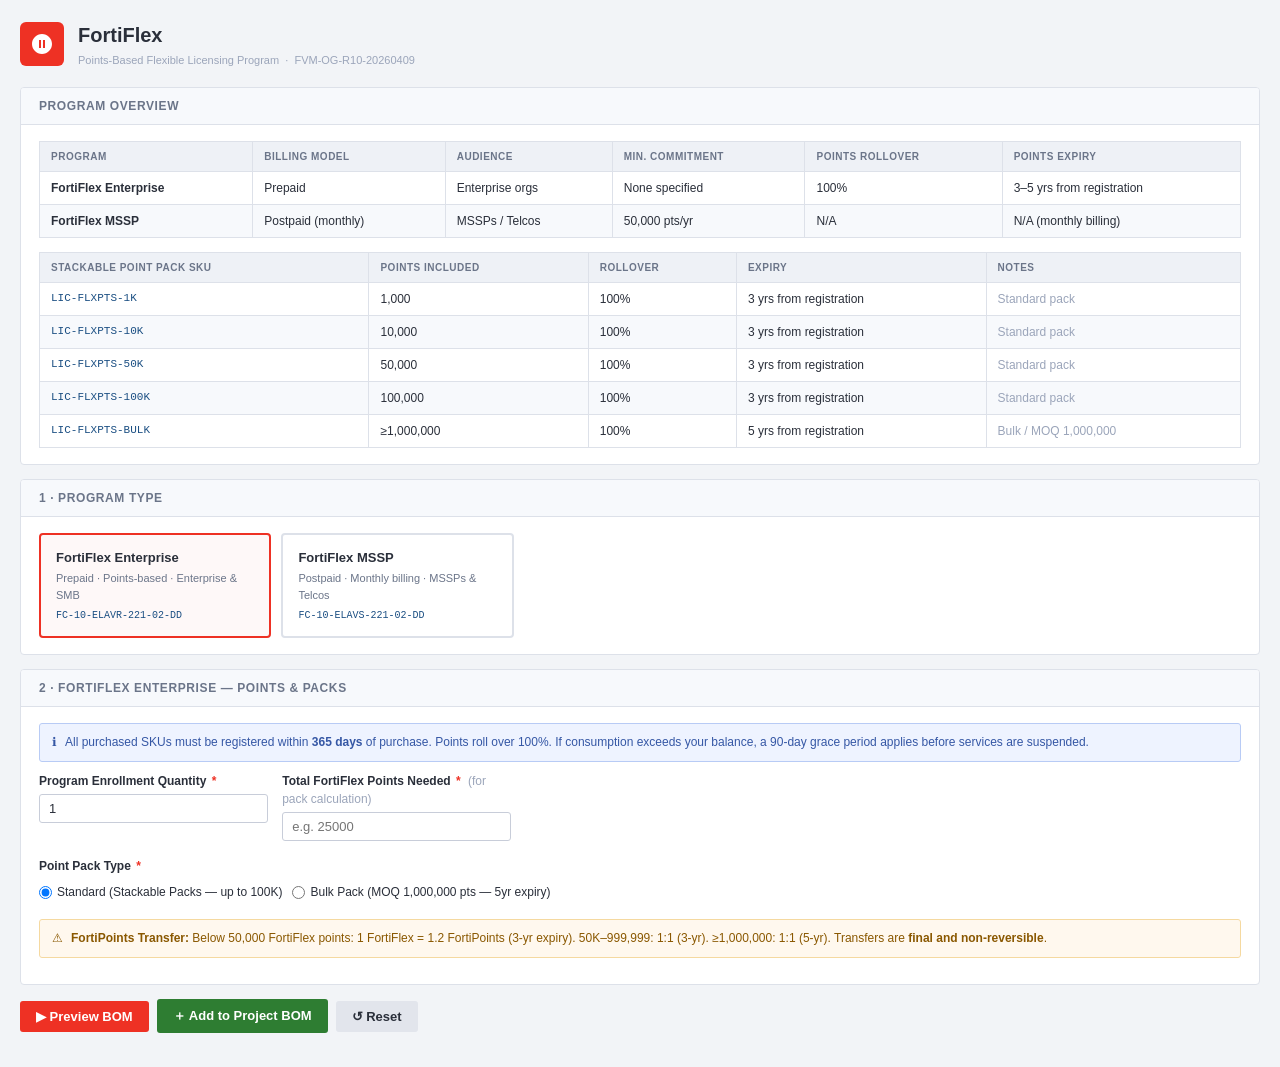
<file: products/fortiflex-bomgen.html>
<!DOCTYPE html>
<html lang="en">
<head>
<meta charset="UTF-8">
<meta name="viewport" content="width=device-width, initial-scale=1.0">
<title>FortiFlex BOM Generator</title>
<style>
:root {
  --forti-red:    #EE3124;
  --forti-border: #DDE1E9;
  --forti-bg:     #F2F4F7;
  --forti-white:  #FFFFFF;
  --forti-text:   #2A2F3A;
  --forti-text-secondary: #6B7589;
  --forti-text-muted:     #9BA5BA;
  --forti-section-header: #F7F9FC;
  --forti-input-border:   #C8CDD9;
  --forti-table-head:     #EEF1F6;
  --forti-table-stripe:   #F7F9FC;
  --forti-info-bg:    #EEF3FF;
  --forti-info-border:#B8CBF5;
  --forti-info-text:  #3557A5;
  --forti-warn-bg:    #FFF8EE;
  --forti-warn-border:#F5D9A0;
  --forti-warn-text:  #8A5800;
}
* { box-sizing: border-box; margin: 0; padding: 0; }
body {
  font-family: 'Segoe UI', 'Helvetica Neue', Arial, sans-serif;
  font-size: 13px;
  line-height: 1.5;
  background: var(--forti-bg);
  color: var(--forti-text);
  padding: 20px;
}
/* ── Page header ── */
.page-header {
  display: flex;
  align-items: center;
  gap: 14px;
  margin-bottom: 18px;
}
.page-icon {
  width: 44px; height: 44px;
  background: var(--forti-red);
  border-radius: 6px;
  display: flex; align-items: center; justify-content: center;
  flex-shrink: 0;
}
.page-icon svg { fill: #fff; }
.page-title { font-size: 20px; font-weight: 700; color: var(--forti-text); }
.page-sub   { font-size: 11px; color: var(--forti-text-muted); margin-top: 2px; }

/* ── Cards ── */
.card {
  background: var(--forti-white);
  border: 1px solid var(--forti-border);
  border-radius: 4px;
  margin-bottom: 14px;
  overflow: hidden;
}
.card-head {
  background: var(--forti-section-header);
  border-bottom: 1px solid var(--forti-border);
  padding: 9px 18px;
  font-size: 12px;
  font-weight: 700;
  color: var(--forti-text-secondary);
  text-transform: uppercase;
  letter-spacing: .05em;
  display: flex;
  align-items: center;
  gap: 6px;
}
.card-body { padding: 16px 18px; }

/* ── Form elements ── */
label {
  display: block;
  font-size: 12px;
  font-weight: 600;
  color: var(--forti-text);
  margin-bottom: 4px;
}
label .req { color: var(--forti-red); margin-left: 2px; }
label .sub { font-weight: 400; color: var(--forti-text-muted); margin-left: 4px; }
input[type=number], input[type=text], select {
  background: white;
  border: 1px solid var(--forti-input-border);
  border-radius: 3px;
  padding: 6px 9px;
  font-size: 13px;
  width: 100%;
  font-family: inherit;
  color: var(--forti-text);
  transition: border-color .15s, box-shadow .15s;
}
input[type=number]:focus, input[type=text]:focus, select:focus {
  outline: none;
  border-color: var(--forti-red);
  box-shadow: 0 0 0 2px rgba(238,49,36,.1);
}
input.invalid, select.invalid {
  border-color: var(--forti-red);
  box-shadow: 0 0 0 2px rgba(238,49,36,.15);
}
.field-err {
  display: none;
  color: var(--forti-red);
  font-size: 11px;
  margin-top: 3px;
}
.field-row {
  display: grid;
  grid-template-columns: repeat(auto-fill, minmax(min(210px, 100%), 1fr));
  gap: 14px;
}
.field { margin-bottom: 0; }

/* ── Program type cards ── */
.prog-cards {
  display: grid;
  grid-template-columns: repeat(auto-fill, minmax(220px, 1fr));
  gap: 10px;
  margin-bottom: 0;
}
.prog-card {
  border: 2px solid var(--forti-border);
  border-radius: 4px;
  padding: 13px 15px;
  cursor: pointer;
  transition: border-color .15s, background .15s;
  user-select: none;
}
.prog-card:hover { border-color: #B8CBF5; background: #F7F9FF; }
.prog-card.selected { border-color: var(--forti-red); background: #FEF8F8; }
.prog-card-title { font-weight: 700; font-size: 13px; margin-bottom: 3px; }
.prog-card-sub   { font-size: 11px; color: var(--forti-text-secondary); }
.prog-card-sku   { font-family: 'Courier New', monospace; font-size: 10px; color: #1A4E82; margin-top: 5px; }

/* ── Points packs ── */
.pack-grid {
  display: grid;
  grid-template-columns: repeat(auto-fill, minmax(130px,1fr));
  gap: 8px;
  margin-top: 10px;
}
.pack-btn {
  border: 1px solid var(--forti-border);
  border-radius: 3px;
  background: white;
  padding: 8px 10px;
  cursor: pointer;
  text-align: center;
  transition: border-color .15s, background .15s;
  user-select: none;
}
.pack-btn:hover { border-color: var(--forti-red); background: #FEF8F8; }
.pack-btn-label { font-weight: 700; font-size: 13px; color: var(--forti-text); }
.pack-btn-sku   { font-family: 'Courier New', monospace; font-size: 10px; color: #1A4E82; margin-top: 3px; }

/* ── MSSP billing tier cards ── */
.billing-cards {
  display: grid;
  grid-template-columns: repeat(auto-fill, minmax(160px,1fr));
  gap: 8px;
}
.billing-card {
  border: 2px solid var(--forti-border);
  border-radius: 4px;
  padding: 11px 13px;
  cursor: pointer;
  transition: border-color .15s, background .15s;
  user-select: none;
}
.billing-card:hover  { border-color: #B8CBF5; background: #F7F9FF; }
.billing-card.selected { border-color: var(--forti-red); background: #FEF8F8; }
.billing-card-title { font-weight: 700; font-size: 12px; }
.billing-card-sku   { font-family: 'Courier New', monospace; font-size: 10px; color: #1A4E82; margin-top: 4px; }
.billing-card-sub   { font-size: 11px; color: var(--forti-text-secondary); margin-top: 2px; }

/* ── Collapsible sub-sections ── */
.sub-section {
  display: none;
}
.sub-section.visible { display: block; }

/* ── Points summary box ── */
.points-summary {
  background: var(--forti-info-bg);
  border: 1px solid var(--forti-info-border);
  border-radius: 3px;
  padding: 10px 14px;
  font-size: 12px;
  color: var(--forti-info-text);
  margin-top: 12px;
  display: none;
}
.points-summary.visible { display: block; }
.points-summary strong { font-size: 15px; }

/* ── Callouts ── */
.callout { border-radius:3px; padding:9px 12px; font-size:12px; line-height:1.6; display:flex; gap:8px; margin-bottom: 10px; }
.info { background:var(--forti-info-bg); border:1px solid var(--forti-info-border); color:var(--forti-info-text); }
.warn { background:var(--forti-warn-bg); border:1px solid var(--forti-warn-border); color:var(--forti-warn-text); }

/* ── Action buttons ── */
.actions {
  display: flex;
  align-items: center;
  gap: 8px;
  flex-wrap: wrap;
  margin-bottom: 14px;
}
button {
  padding: 8px 16px;
  font-size: 13px;
  font-family: inherit;
  border: none;
  border-radius: 3px;
  cursor: pointer;
  font-weight: 600;
  transition: opacity .15s;
}
button:hover { opacity: .85; }
.btn-primary  { background: var(--forti-red);  color: #fff; }
.btn-success  { background: #2E7D32;             color: #fff; }
.btn-neutral  { background: #E2E5EC;             color: var(--forti-text); }
.btn-sm       { padding: 5px 10px; font-size: 11px; }
#smsg { font-size: 12px; color: #2E7D32; font-weight: 600; }

/* ── BOM table ── */
#bom-section { display: none; }
#bom-section.visible { display: block; }
table { width:100%; border-collapse:collapse; font-size:12px; }
thead th {
  background: var(--forti-table-head);
  border: 1px solid var(--forti-border);
  padding: 7px 11px;
  font-size: 10px;
  text-transform: uppercase;
  letter-spacing: .05em;
  color: var(--forti-text-secondary);
  text-align: left;
}
tbody td { border:1px solid var(--forti-border); padding:7px 11px; vertical-align:top; }
tbody tr:nth-child(even) td { background: var(--forti-table-stripe); }
.section-row td {
  background: #EAECF3 !important;
  font-weight: 700;
  font-size: 10px;
  text-transform: uppercase;
  letter-spacing: .06em;
  color: var(--forti-text-secondary);
  padding: 5px 11px;
  border-top: 2px solid #C5CAD9;
}
.badge { font-size:9px; font-weight:700; text-transform:uppercase; letter-spacing:.05em; border-radius:2px; padding:1px 4px; display:inline-block; white-space:nowrap; }
.badge-req  { background:#FEF0EE; color:#C0392B; border:1px solid #F5C6C2; }
.badge-opt  { background:#EEF3FF; color:#3557A5; border:1px solid #B8CBF5; }
.badge-mand { background:#FFF8EE; color:#8A5800; border:1px solid #F5D9A0; }
.badge-inc  { background:#EEF3FF; color:#3557A5; border:1px solid #B8CBF5; }
.sku-mono { font-family:'Courier New',monospace; font-size:11px; color:#1A4E82; }
.nc { color: var(--forti-text-muted); }
.bom-actions { display:flex; gap:8px; margin-bottom:10px; align-items:center; }
</style>
</head>
<body>

<!-- ══════════════════════════════════════
     PAGE HEADER
══════════════════════════════════════ -->
<div class="page-header">
  <div class="page-icon">
    <svg width="24" height="24" viewBox="0 0 24 24"><path d="M12 2C6.48 2 2 6.48 2 12s4.48 10 10 10 10-4.48 10-10S17.52 2 12 2zm-1 14H9V8h2v8zm4 0h-2V8h2v8z"/></svg>
  </div>
  <div>
    <div class="page-title">FortiFlex</div>
    <div class="page-sub">Points-Based Flexible Licensing Program &nbsp;·&nbsp; FVM-OG-R10-20260409</div>
  </div>
</div>

<!-- ══════════════════════════════════════
     OVERVIEW TABLE
══════════════════════════════════════ -->
<div class="card">
  <div class="card-head">Program Overview</div>
  <div class="card-body" style="overflow-x:auto;-webkit-overflow-scrolling:touch;">
    <table>
      <thead>
        <tr>
          <th>Program</th>
          <th>Billing Model</th>
          <th>Audience</th>
          <th>Min. Commitment</th>
          <th>Points Rollover</th>
          <th>Points Expiry</th>
        </tr>
      </thead>
      <tbody>
        <tr>
          <td><strong>FortiFlex Enterprise</strong></td>
          <td>Prepaid</td>
          <td>Enterprise orgs</td>
          <td>None specified</td>
          <td>100%</td>
          <td>3–5 yrs from registration</td>
        </tr>
        <tr>
          <td><strong>FortiFlex MSSP</strong></td>
          <td>Postpaid (monthly)</td>
          <td>MSSPs / Telcos</td>
          <td>50,000 pts/yr</td>
          <td>N/A</td>
          <td>N/A (monthly billing)</td>
        </tr>
      </tbody>
    </table>

    <div style="margin-top:14px;overflow-x:auto;-webkit-overflow-scrolling:touch;">
      <table>
        <thead>
          <tr>
            <th>Stackable Point Pack SKU</th>
            <th>Points Included</th>
            <th>Rollover</th>
            <th>Expiry</th>
            <th>Notes</th>
          </tr>
        </thead>
        <tbody>
          <tr><td class="sku-mono">LIC-FLXPTS-1K</td>  <td>1,000</td>  <td>100%</td><td>3 yrs from registration</td><td class="nc">Standard pack</td></tr>
          <tr><td class="sku-mono">LIC-FLXPTS-10K</td> <td>10,000</td> <td>100%</td><td>3 yrs from registration</td><td class="nc">Standard pack</td></tr>
          <tr><td class="sku-mono">LIC-FLXPTS-50K</td> <td>50,000</td> <td>100%</td><td>3 yrs from registration</td><td class="nc">Standard pack</td></tr>
          <tr><td class="sku-mono">LIC-FLXPTS-100K</td><td>100,000</td><td>100%</td><td>3 yrs from registration</td><td class="nc">Standard pack</td></tr>
          <tr><td class="sku-mono">LIC-FLXPTS-BULK</td><td>≥1,000,000</td><td>100%</td><td>5 yrs from registration</td><td class="nc">Bulk / MOQ 1,000,000</td></tr>
        </tbody>
      </table>
    </div>
  </div>
</div>

<!-- ══════════════════════════════════════
     CONFIGURATION FORM
══════════════════════════════════════ -->
<div class="card">
  <div class="card-head">1 · Program Type</div>
  <div class="card-body">
    <div class="prog-cards">
      <div class="prog-card selected" id="prog-enterprise" onclick="selectProgram('enterprise')">
        <div class="prog-card-title">FortiFlex Enterprise</div>
        <div class="prog-card-sub">Prepaid · Points-based · Enterprise &amp; SMB</div>
        <div class="prog-card-sku">FC-10-ELAVR-221-02-DD</div>
      </div>
      <div class="prog-card" id="prog-mssp" onclick="selectProgram('mssp')">
        <div class="prog-card-title">FortiFlex MSSP</div>
        <div class="prog-card-sub">Postpaid · Monthly billing · MSSPs &amp; Telcos</div>
        <div class="prog-card-sku">FC-10-ELAVS-221-02-DD</div>
      </div>
    </div>
  </div>
</div>

<!-- ── Enterprise config ── -->
<div class="card sub-section visible" id="section-enterprise">
  <div class="card-head">2 · FortiFlex Enterprise — Points &amp; Packs</div>
  <div class="card-body">

    <div class="callout info">
      <span>ℹ</span>
      <span>All purchased SKUs must be registered within <strong>365 days</strong> of purchase. Points roll over 100%. If consumption exceeds your balance, a 90-day grace period applies before services are suspended.</span>
    </div>

    <div class="field-row" style="margin-bottom:16px;">
      <div class="field">
        <label for="ent-qty">Program Enrollment Quantity <span class="req">*</span></label>
        <input type="number" id="ent-qty" min="1" value="1" oninput="updatePointsSummary()">
        <div class="field-err" id="err-ent-qty">Enter a quantity ≥ 1</div>
      </div>
      <div class="field">
        <label for="ent-pts">Total FortiFlex Points Needed <span class="req">*</span>
          <span class="sub">(for pack calculation)</span></label>
        <input type="number" id="ent-pts" min="0" value="" placeholder="e.g. 25000" oninput="updatePointsSummary()">
        <div class="field-err" id="err-ent-pts">Enter a positive number of points</div>
      </div>
    </div>

    <!-- Point Pack Type -->
    <label style="margin-bottom:8px;">Point Pack Type <span class="req">*</span></label>
    <div style="display:flex; gap:10px; flex-wrap:wrap; margin-bottom:12px;">
      <label style="display:flex;align-items:center;gap:5px;cursor:pointer;font-weight:400;">
        <input type="radio" name="pack-type" value="standard" checked onchange="updatePointsSummary()"> Standard (Stackable Packs — up to 100K)
      </label>
      <label style="display:flex;align-items:center;gap:5px;cursor:pointer;font-weight:400;">
        <input type="radio" name="pack-type" value="bulk" onchange="updatePointsSummary()"> Bulk Pack (MOQ 1,000,000 pts — 5yr expiry)
      </label>
    </div>

    <!-- Points summary / packing result -->
    <div class="points-summary" id="points-summary"></div>

    <div style="margin-top:14px;">
      <div class="callout warn">
        <span>⚠</span>
        <span><strong>FortiPoints Transfer:</strong> Below 50,000 FortiFlex points: 1 FortiFlex = 1.2 FortiPoints (3-yr expiry). 50K–999,999: 1:1 (3-yr). ≥1,000,000: 1:1 (5-yr). Transfers are <strong>final and non-reversible</strong>.</span>
      </div>
    </div>
  </div>
</div>

<!-- ── MSSP config ── -->
<div class="card sub-section" id="section-mssp">
  <div class="card-head">2 · FortiFlex MSSP — Billing Tier</div>
  <div class="card-body">
    <div class="callout warn">
      <span>⚠</span>
      <span>MSSP program requires a <strong>minimum annual consumption commitment of 50,000 points</strong>. If annual consumption is below the minimum, a true-up adjustment is applied.</span>
    </div>

    <div class="field-row" style="margin-bottom:16px;">
      <div class="field">
        <label for="mssp-qty">Program Enrollment Quantity <span class="req">*</span></label>
        <input type="number" id="mssp-qty" min="1" value="1">
        <div class="field-err" id="err-mssp-qty">Enter a quantity ≥ 1</div>
      </div>
    </div>

    <label style="margin-bottom:8px;">Monthly Billing Tier <span class="req">*</span></label>
    <div class="billing-cards">
      <div class="billing-card selected" id="bt-01" onclick="selectBillingTier('01')">
        <div class="billing-card-title">Tier 1</div>
        <div class="billing-card-sku">FCB-ELAVM-01</div>
        <div class="billing-card-sub">Monthly postpaid billing</div>
      </div>
      <div class="billing-card" id="bt-02" onclick="selectBillingTier('02')">
        <div class="billing-card-title">Tier 2</div>
        <div class="billing-card-sku">FCB-ELAVM-02</div>
        <div class="billing-card-sub">Monthly postpaid billing</div>
      </div>
      <div class="billing-card" id="bt-03" onclick="selectBillingTier('03')">
        <div class="billing-card-title">Tier 3</div>
        <div class="billing-card-sku">FCB-ELAVM-03</div>
        <div class="billing-card-sub">Monthly postpaid billing</div>
      </div>
    </div>
    <div class="field-err" id="err-mssp-tier" style="margin-top:6px;">Select a billing tier</div>

    <div class="callout info" style="margin-top:14px;">
      <span>ℹ</span>
      <span>Monthly billing SKUs (FCB-ELAVM-0x) are postpaid and billed based on actual consumption. No term suffix applies — consumption is tracked and charged monthly.</span>
    </div>
  </div>
</div>

<!-- ══════════════════════════════════════
     ACTION BUTTONS
══════════════════════════════════════ -->
<div class="actions">
  <button class="btn-primary"  onclick="generateBOM()">▶ Preview BOM</button>
  <button class="btn-success"  onclick="addToProjectBOM()">＋ Add to Project BOM</button>
  <button class="btn-neutral"  onclick="resetForm()">↺ Reset</button>
  <span id="smsg"></span>
</div>

<!-- ══════════════════════════════════════
     BOM PREVIEW
══════════════════════════════════════ -->
<div class="card" id="bom-section">
  <div class="card-head">BOM Preview</div>
  <div class="card-body">
    <div class="bom-actions">
      <button class="btn-neutral btn-sm" onclick="copyTSV()">⎘ Copy TSV</button>
      <button class="btn-neutral btn-sm" onclick="window.print()">⎙ Print</button>
    </div>
    <div style="overflow-x:auto;-webkit-overflow-scrolling:touch;"><table id="bom-table">
      <thead>
        <tr>
          <th style="width:200px;">Part Number</th>
          <th>Description</th>
          <th style="width:50px;">Qty</th>
          <th style="width:80px;">Type</th>
          <th>Notes</th>
        </tr>
      </thead>
      <tbody id="bom-tbody"></tbody>
    </table></div>
  </div>
</div>

<script>
// ══════════════════════════════════════
// STATE
// ══════════════════════════════════════
let _program       = 'enterprise';
let _billingTier   = '01';
let _lastRows      = [];
let _lastLabel     = '';
let _lastMeta      = {};

// ══════════════════════════════════════
// PROGRAM SELECTION
// ══════════════════════════════════════
function selectProgram(prog) {
  _program = prog;
  document.getElementById('prog-enterprise').classList.toggle('selected', prog === 'enterprise');
  document.getElementById('prog-mssp').classList.toggle('selected', prog === 'mssp');
  document.getElementById('section-enterprise').classList.toggle('visible', prog === 'enterprise');
  document.getElementById('section-mssp').classList.toggle('visible', prog === 'mssp');
  hideBOM();
}

// ══════════════════════════════════════
// BILLING TIER SELECTION (MSSP)
// ══════════════════════════════════════
function selectBillingTier(tier) {
  _billingTier = tier;
  ['01','02','03'].forEach(t => {
    document.getElementById('bt-' + t).classList.toggle('selected', t === tier);
  });
  document.getElementById('err-mssp-tier').style.display = 'none';
}

// ══════════════════════════════════════
// POINTS PACK CALCULATOR (ENTERPRISE)
// ══════════════════════════════════════
const PACK_TIERS = [
  { pts: 100000, sku: 'LIC-FLXPTS-100K', desc: 'FortiFlex Points Pack — 100,000 Points' },
  { pts:  50000, sku: 'LIC-FLXPTS-50K',  desc: 'FortiFlex Points Pack — 50,000 Points' },
  { pts:  10000, sku: 'LIC-FLXPTS-10K',  desc: 'FortiFlex Points Pack — 10,000 Points' },
  { pts:   1000, sku: 'LIC-FLXPTS-1K',   desc: 'FortiFlex Points Pack — 1,000 Points' },
];

function packPoints(total) {
  let remaining = total;
  const result = [];
  for (const tier of PACK_TIERS) {
    const qty = Math.floor(remaining / tier.pts);
    if (qty > 0) {
      result.push({ ...tier, qty });
      remaining -= qty * tier.pts;
    }
  }
  // Round up remainder to 1K pack
  if (remaining > 0) {
    const smallest = PACK_TIERS[PACK_TIERS.length - 1];
    const existing = result.find(r => r.sku === smallest.sku);
    if (existing) { existing.qty += 1; } else { result.push({ ...smallest, qty: 1 }); }
  }
  return result;
}

function updatePointsSummary() {
  const ptsRaw  = parseInt(document.getElementById('ent-pts').value, 10);
  const packType = document.querySelector('input[name="pack-type"]:checked').value;
  const summaryEl = document.getElementById('points-summary');

  if (!ptsRaw || ptsRaw <= 0) {
    summaryEl.classList.remove('visible');
    return;
  }

  if (packType === 'bulk') {
    summaryEl.innerHTML = `<strong>LIC-FLXPTS-BULK</strong> &nbsp;—&nbsp; ${ptsRaw.toLocaleString()} points via Bulk Pack (MOQ 1,000,000 · 5-yr expiry). Contact your Fortinet account team for bulk pricing.`;
    summaryEl.classList.add('visible');
    return;
  }

  const packs = packPoints(ptsRaw);
  const totalCovered = packs.reduce((s, p) => s + p.pts * p.qty, 0);
  let html = `<strong>Recommended Pack Allocation</strong> for ${ptsRaw.toLocaleString()} points (covers ${totalCovered.toLocaleString()}):<br><br>`;
  packs.forEach(p => {
    html += `<span style="font-family:'Courier New',monospace;font-size:11px;color:#1A4E82;">${p.sku}</span> &nbsp;×${p.qty}&nbsp; — ${p.desc}<br>`;
  });
  summaryEl.innerHTML = html;
  summaryEl.classList.add('visible');
}

// ══════════════════════════════════════
// VALIDATION
// ══════════════════════════════════════
function validate(fieldId, errId, condition) {
  const field = document.getElementById(fieldId);
  const err   = document.getElementById(errId);
  if (!condition) {
    field.classList.add('invalid');
    err.style.display = 'block';
    return false;
  }
  field.classList.remove('invalid');
  err.style.display = 'none';
  return true;
}

// ══════════════════════════════════════
// GENERATE BOM
// ══════════════════════════════════════
function generateBOM() {
  let ok = true;

  if (_program === 'enterprise') {
    const qty    = parseInt(document.getElementById('ent-qty').value, 10);
    const pts    = parseInt(document.getElementById('ent-pts').value, 10);
    const packType = document.querySelector('input[name="pack-type"]:checked').value;

    ok = validate('ent-qty', 'err-ent-qty', qty >= 1) && ok;
    ok = validate('ent-pts', 'err-ent-pts', pts > 0) && ok;
    if (!ok) return false;

    const rows = [];
    rows.push({ section: 'FortiFlex Enterprise — Program Enrollment' });
    rows.push({
      sku:  'FC-10-ELAVR-221-02-DD',
      desc: 'FortiFlex Enterprise Prepaid Program Subscription',
      qty,
      kind: 'req',
      note: 'Program enrollment · co-term -DD'
    });

    rows.push({ section: 'FortiFlex Point Packs' });

    if (packType === 'bulk') {
      rows.push({
        sku:  'LIC-FLXPTS-BULK',
        desc: 'FortiFlex Points Bulk Pack (MOQ 1,000,000 points · 5-yr expiry)',
        qty:  1,
        kind: 'req',
        note: `${pts.toLocaleString()} pts requested · 100% rollover · 5 yrs from registration`
      });
      rows.push({
        sku:  '⚠',
        desc: 'Bulk Pack requires MOQ of 1,000,000 points. Contact Fortinet account team for pricing.',
        qty:  null,
        kind: 'note',
        note: ''
      });
    } else {
      const packs = packPoints(pts);
      packs.forEach(p => {
        rows.push({
          sku:  p.sku,
          desc: p.desc,
          qty:  p.qty,
          kind: 'req',
          note: `${(p.pts * p.qty).toLocaleString()} pts · 100% rollover · 3 yrs from registration`
        });
      });
      const totalCovered = packs.reduce((s, p) => s + p.pts * p.qty, 0);
      if (totalCovered > pts) {
        rows.push({
          sku:  '⚠',
          desc: `Pack allocation covers ${totalCovered.toLocaleString()} pts (rounded up from ${pts.toLocaleString()} pts — smallest pack = 1,000 pts).`,
          qty:  null,
          kind: 'note',
          note: ''
        });
      }
    }

    rows.push({
      sku:  '⚠',
      desc: 'All purchased SKUs must be registered within 365 days of purchase. Points activate upon registration in FortiCloud.',
      qty:  null,
      kind: 'note',
      note: ''
    });

    _lastRows  = rows;
    _lastLabel = `FortiFlex Enterprise ×${qty} · ${pts.toLocaleString()} pts (${packType})`;
    _lastMeta  = { Program: 'Enterprise (Prepaid)', 'Enrollments': qty, 'Points Requested': pts.toLocaleString(), 'Pack Type': packType === 'bulk' ? 'Bulk (LIC-FLXPTS-BULK)' : 'Standard Stackable' };

  } else {
    // MSSP
    const qty = parseInt(document.getElementById('mssp-qty').value, 10);
    ok = validate('mssp-qty', 'err-mssp-qty', qty >= 1) && ok;
    if (!_billingTier) {
      document.getElementById('err-mssp-tier').style.display = 'block';
      ok = false;
    }
    if (!ok) return false;

    const rows = [];
    rows.push({ section: 'FortiFlex MSSP — Program Enrollment' });
    rows.push({
      sku:  'FC-10-ELAVS-221-02-DD',
      desc: 'FortiFlex MSSP Postpaid Program Subscription',
      qty,
      kind: 'req',
      note: 'Program enrollment · co-term -DD'
    });

    rows.push({ section: 'MSSP Monthly Billing' });
    rows.push({
      sku:  `FCB-ELAVM-${_billingTier}`,
      desc: `FortiFlex MSSP Monthly Billing — Tier ${parseInt(_billingTier, 10)}`,
      qty:  1,
      kind: 'req',
      note: 'Postpaid · billed monthly based on actual consumption'
    });

    rows.push({
      sku:  '⚠',
      desc: 'MSSP program requires minimum annual consumption of 50,000 points. True-up adjustments apply if below minimum.',
      qty:  null,
      kind: 'note',
      note: ''
    });
    rows.push({
      sku:  '⚠',
      desc: 'All purchased SKUs must be registered within 365 days of purchase.',
      qty:  null,
      kind: 'note',
      note: ''
    });

    _lastRows  = rows;
    _lastLabel = `FortiFlex MSSP ×${qty} · Tier ${parseInt(_billingTier, 10)} Billing`;
    _lastMeta  = { Program: 'MSSP (Postpaid)', 'Enrollments': qty, 'Billing Tier': `FCB-ELAVM-${_billingTier}`, 'Min. Commitment': '50,000 pts/yr' };
  }

  renderBOM(_lastRows);
  return true;
}

// ══════════════════════════════════════
// RENDER BOM
// ══════════════════════════════════════
const BADGE_MAP = {
  req:  '<span class="badge badge-req">Required</span>',
  mand: '<span class="badge badge-mand">Mandatory</span>',
  opt:  '<span class="badge badge-opt">Optional</span>',
  inc:  '<span class="badge badge-inc">Included</span>',
  note: ''
};

function renderBOM(rows) {
  const tbody = document.getElementById('bom-tbody');
  tbody.innerHTML = '';

  rows.forEach(row => {
    const tr = document.createElement('tr');
    if (row.section !== undefined) {
      tr.className = 'section-row';
      tr.innerHTML = `<td colspan="5">${row.section}</td>`;
    } else {
      const skuHtml  = row.sku === '⚠'
        ? `<span style="color:var(--forti-warn-text);">⚠</span>`
        : `<span class="sku-mono">${row.sku}</span>`;
      const descHtml = `<span class="${row.kind === 'note' ? 'nc' : ''}">${row.desc}</span>`;
      const qtyHtml  = row.qty != null ? row.qty : '';
      const badge    = BADGE_MAP[row.kind] || '';
      const noteHtml = row.note ? `<span class="nc">${row.note}</span>` : '';
      tr.innerHTML = `<td>${skuHtml}</td><td>${descHtml}</td><td>${qtyHtml}</td><td>${badge}</td><td>${noteHtml}</td>`;
    }
    tbody.appendChild(tr);
  });

  const section = document.getElementById('bom-section');
  section.classList.add('visible');
  section.scrollIntoView({ behavior: 'smooth', block: 'start' });
}

// ══════════════════════════════════════
// ADD TO PROJECT BOM
// ══════════════════════════════════════
function addToProjectBOM() {
  if (!generateBOM()) return;
  window.parent.postMessage({
    type:    'FORTIBOM_ADD',
    product: 'FortiFlex',
    label:   _lastLabel,
    rows:    _lastRows,
    meta:    _lastMeta
  }, '*');
  const smsg = document.getElementById('smsg');
  smsg.textContent = '✓ Added to Project BOM';
  setTimeout(() => { smsg.textContent = ''; }, 3000);
}

// ══════════════════════════════════════
// RESET
// ══════════════════════════════════════
function resetForm() {
  selectProgram('enterprise');
  document.getElementById('ent-qty').value  = '1';
  document.getElementById('ent-pts').value  = '';
  document.querySelector('input[name="pack-type"][value="standard"]').checked = true;
  document.getElementById('mssp-qty').value = '1';
  selectBillingTier('01');
  document.getElementById('points-summary').classList.remove('visible');
  hideBOM();
  ['err-ent-qty','err-ent-pts','err-mssp-qty','err-mssp-tier'].forEach(id => {
    document.getElementById(id).style.display = 'none';
  });
  ['ent-qty','ent-pts','mssp-qty'].forEach(id => {
    document.getElementById(id).classList.remove('invalid');
  });
  document.getElementById('smsg').textContent = '';
}

function hideBOM() {
  const section = document.getElementById('bom-section');
  section.classList.remove('visible');
  document.getElementById('bom-tbody').innerHTML = '';
  _lastRows = [];
}

// ══════════════════════════════════════
// COPY TSV
// ══════════════════════════════════════
function copyTSV() {
  const lines = [];
  lines.push(['Part Number','Description','Qty','Type','Notes'].join('\t'));
  _lastRows.forEach(r => {
    if (r.section) {
      lines.push([`## ${r.section}`,'','','',''].join('\t'));
    } else {
      lines.push([r.sku, r.desc, r.qty != null ? r.qty : '', r.kind || '', r.note || ''].join('\t'));
    }
  });
  navigator.clipboard.writeText(lines.join('\n')).then(() => {
    const smsg = document.getElementById('smsg');
    smsg.textContent = '✓ TSV copied to clipboard';
    setTimeout(() => { smsg.textContent = ''; }, 2000);
  });
}
</script>
</body>
</html>
</file>
